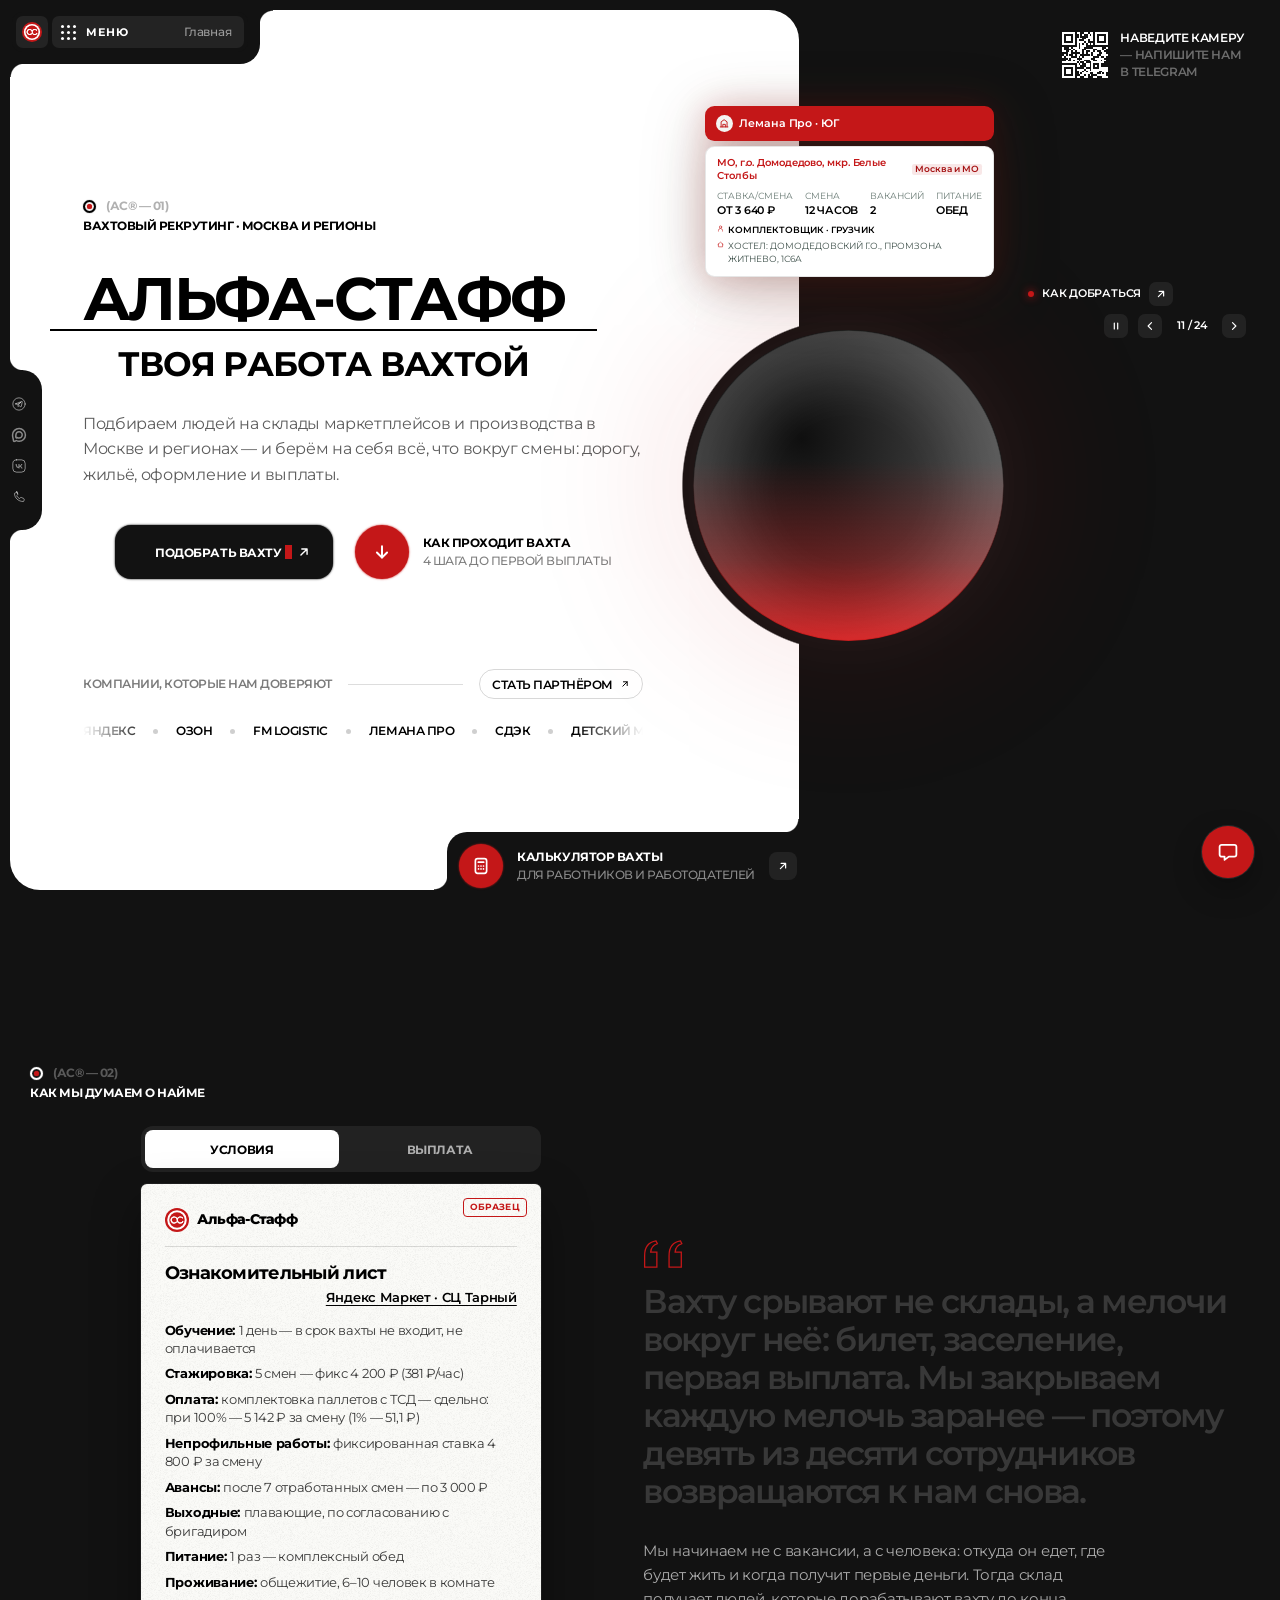
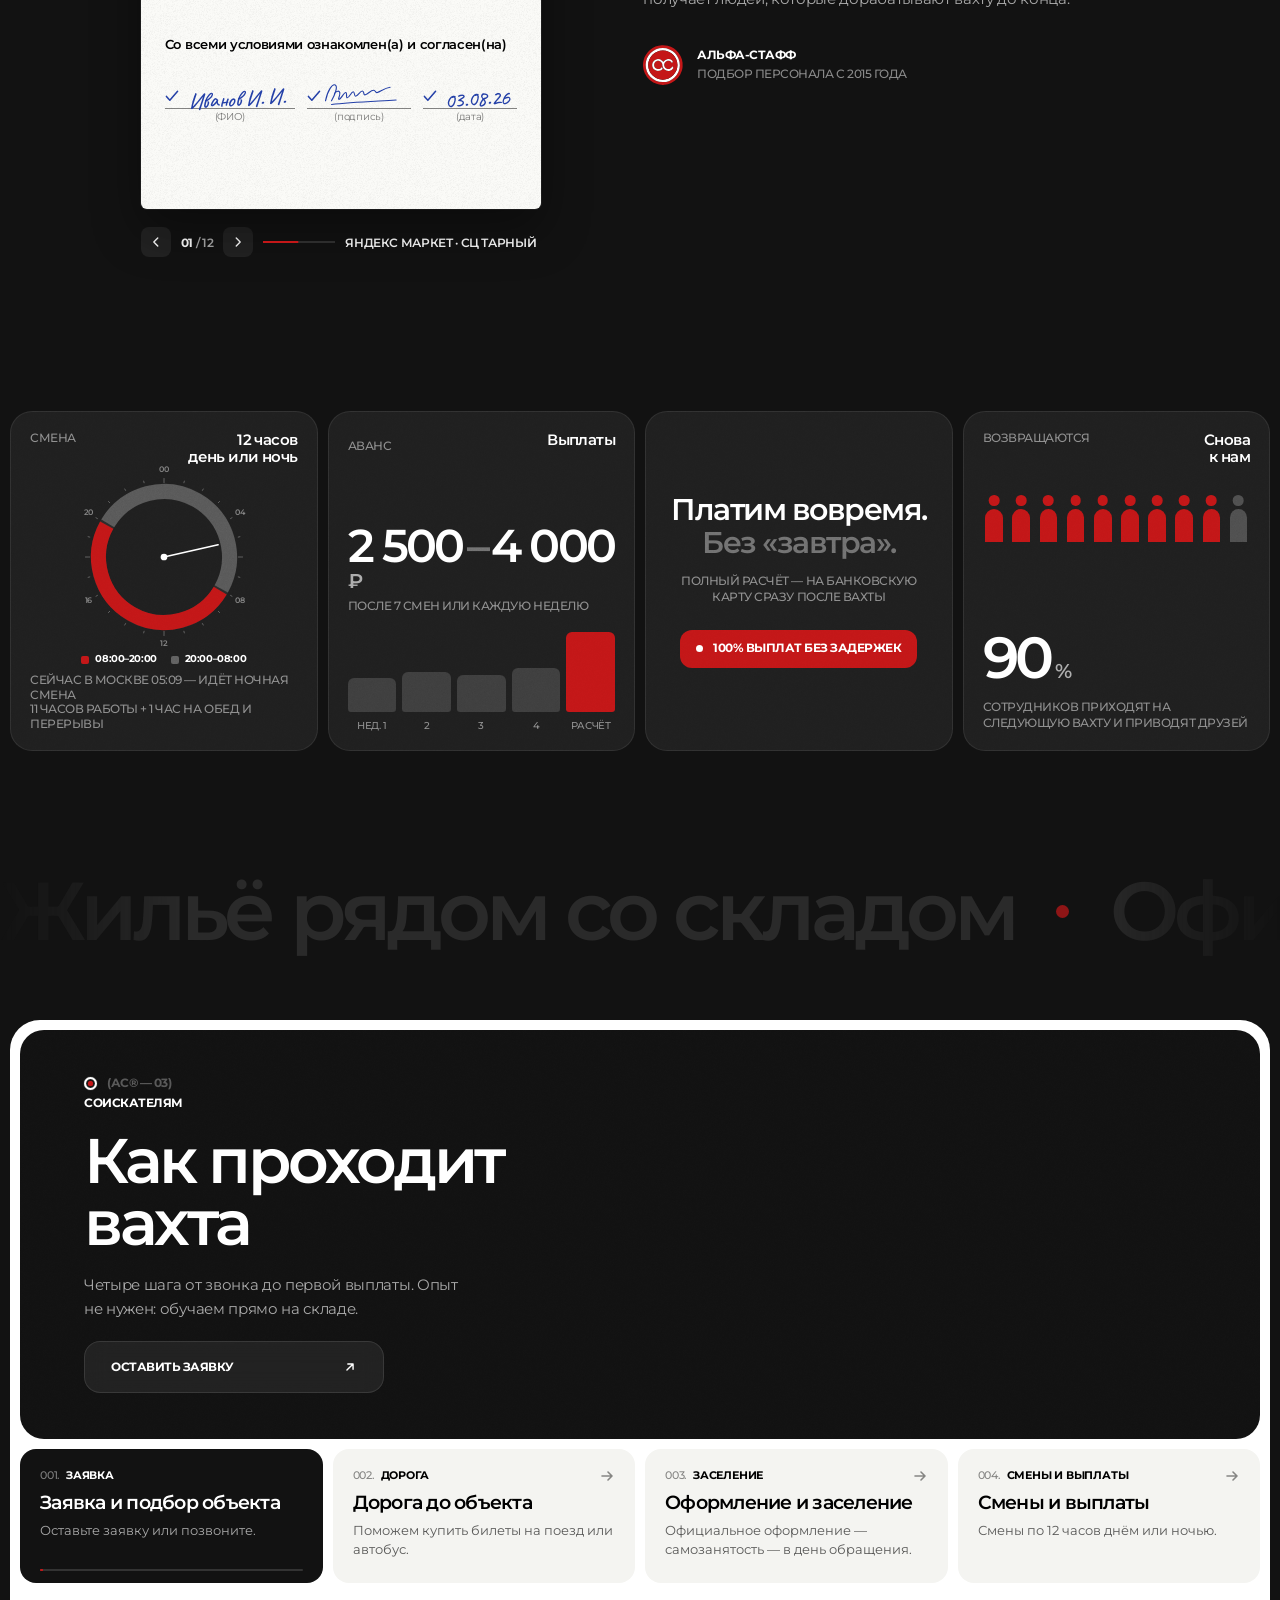
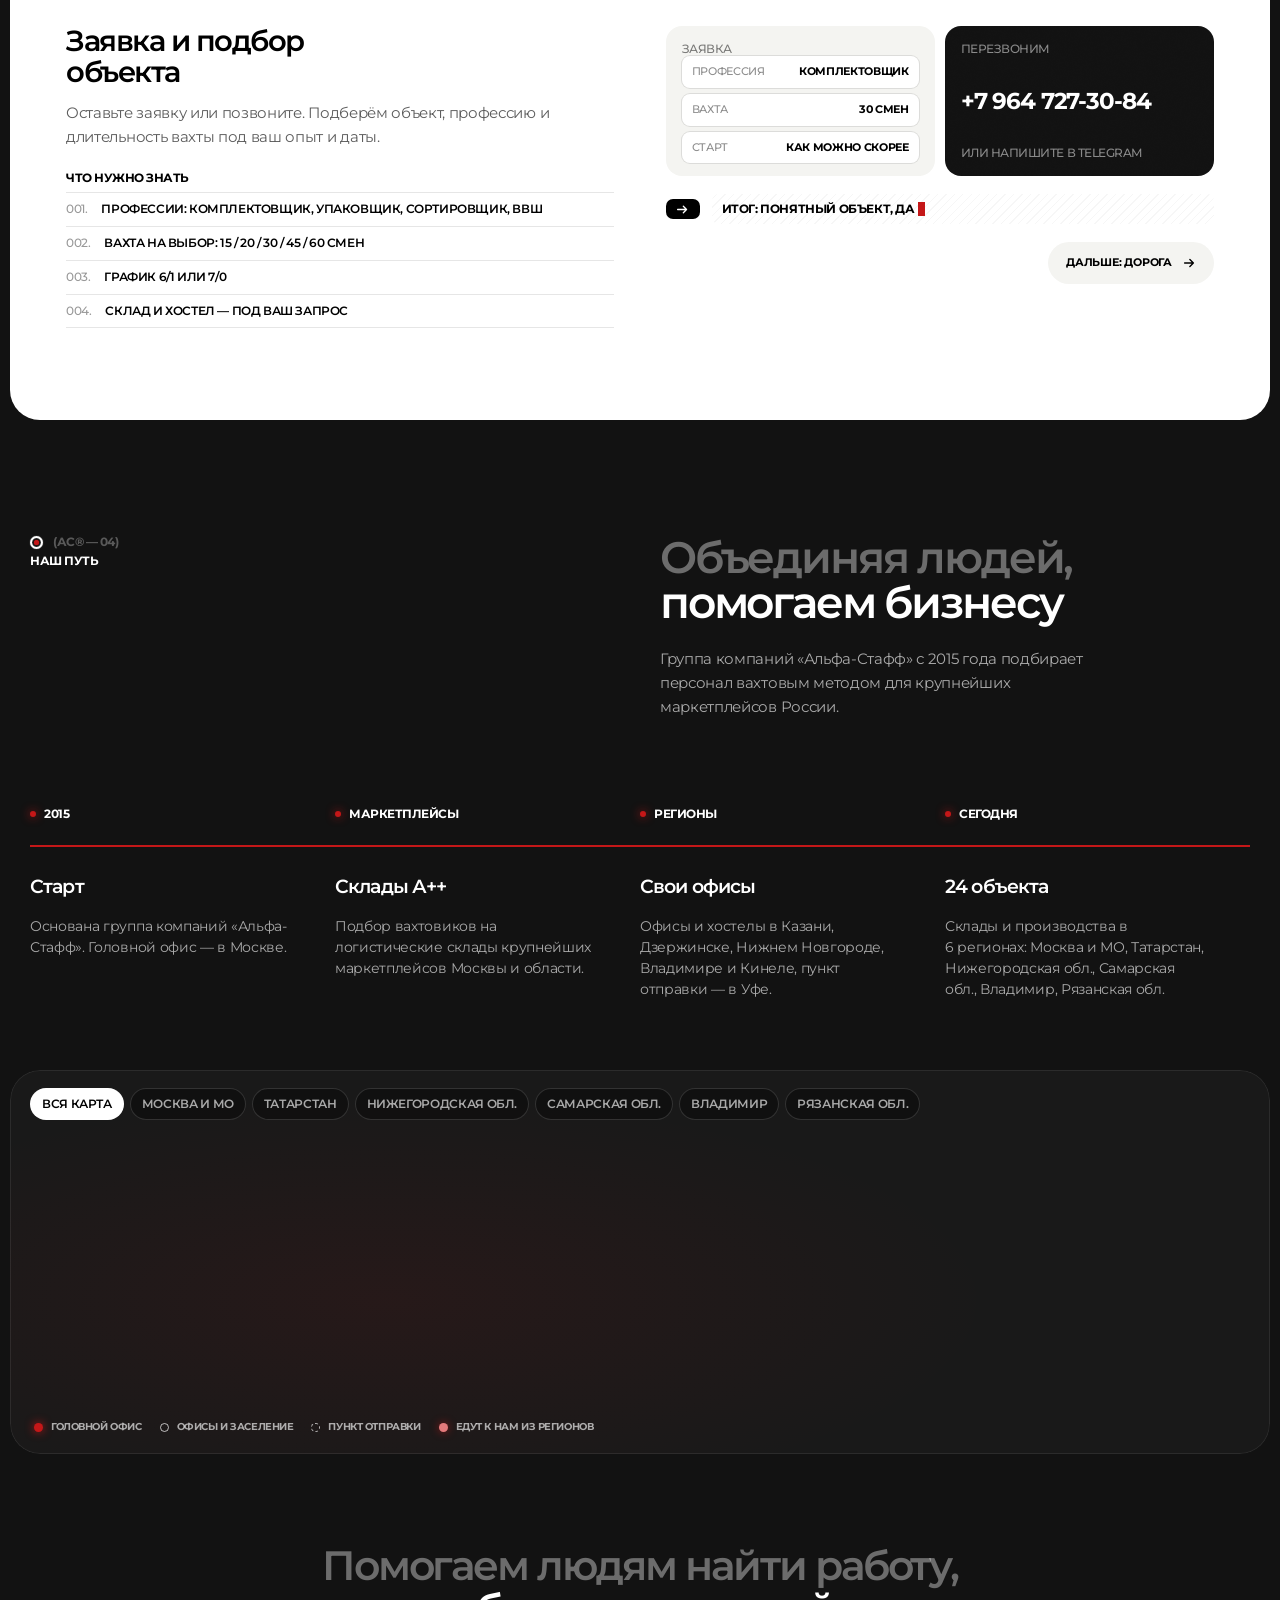
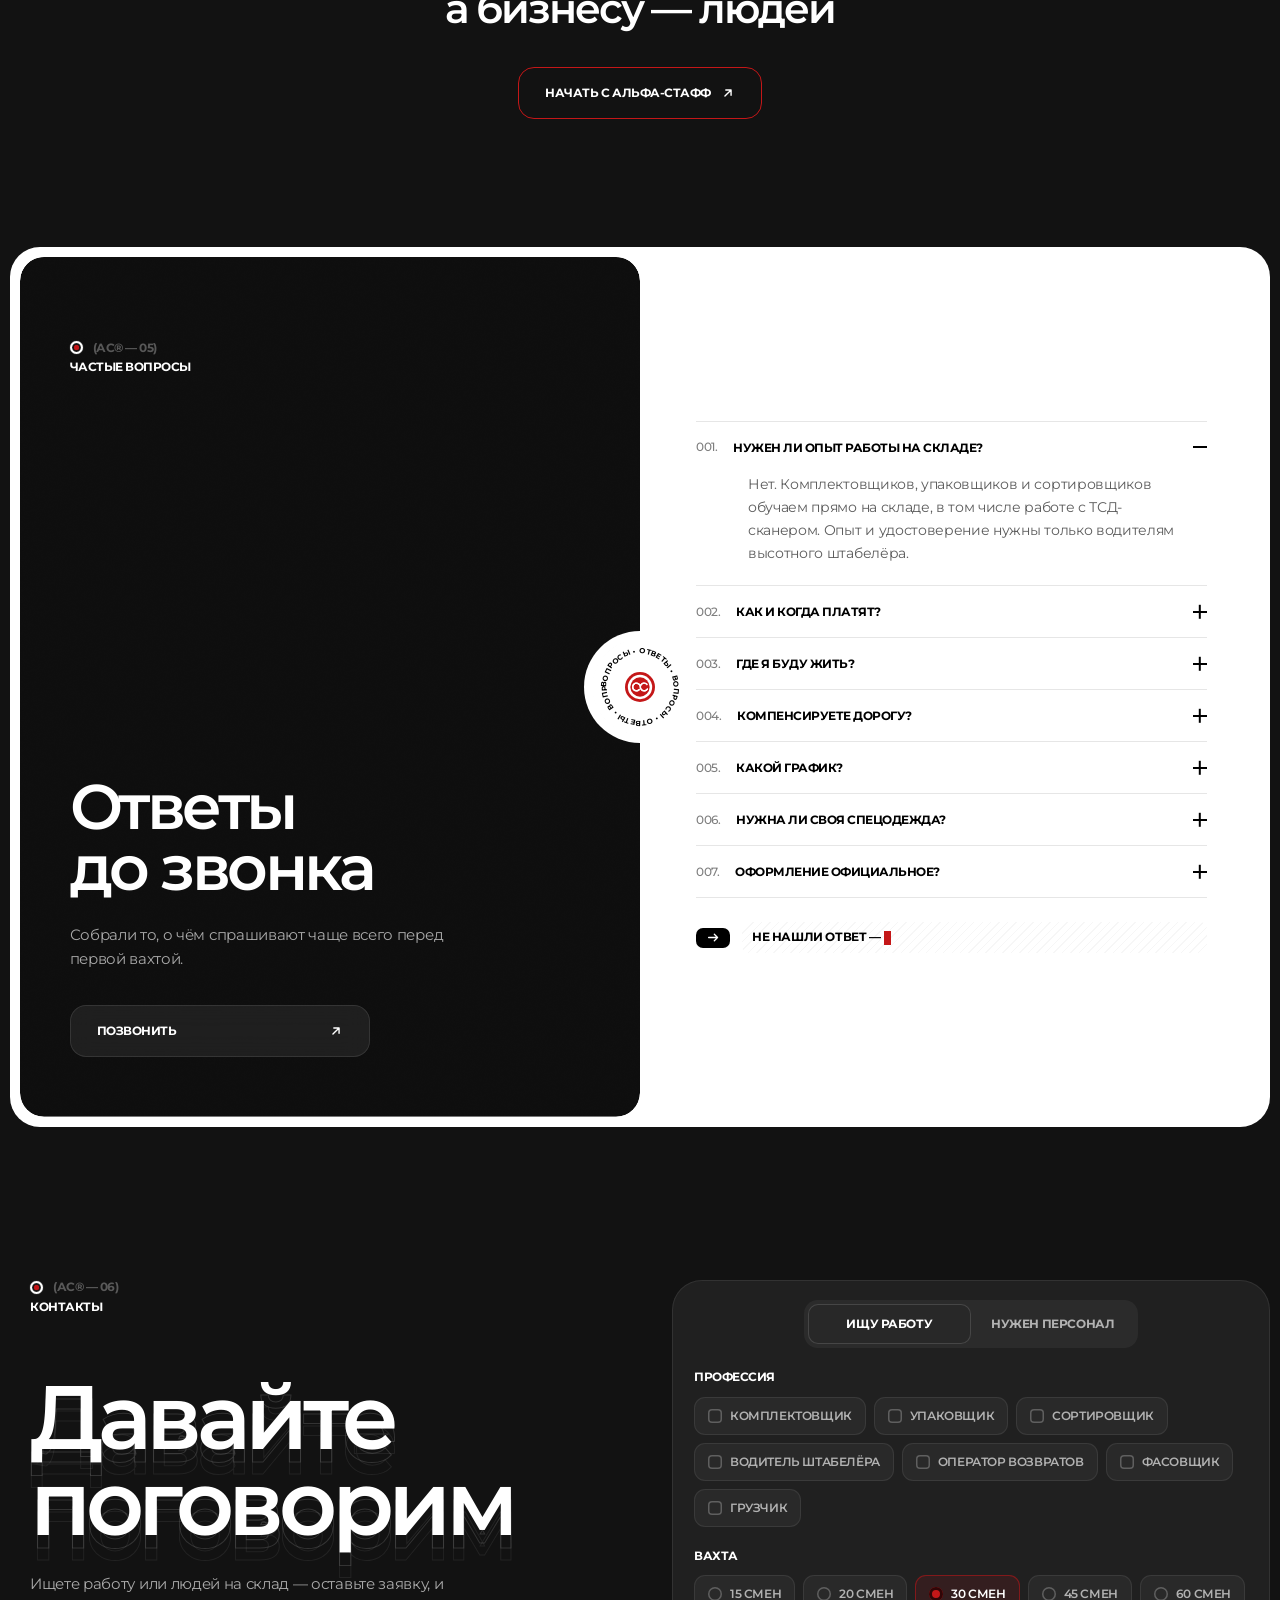
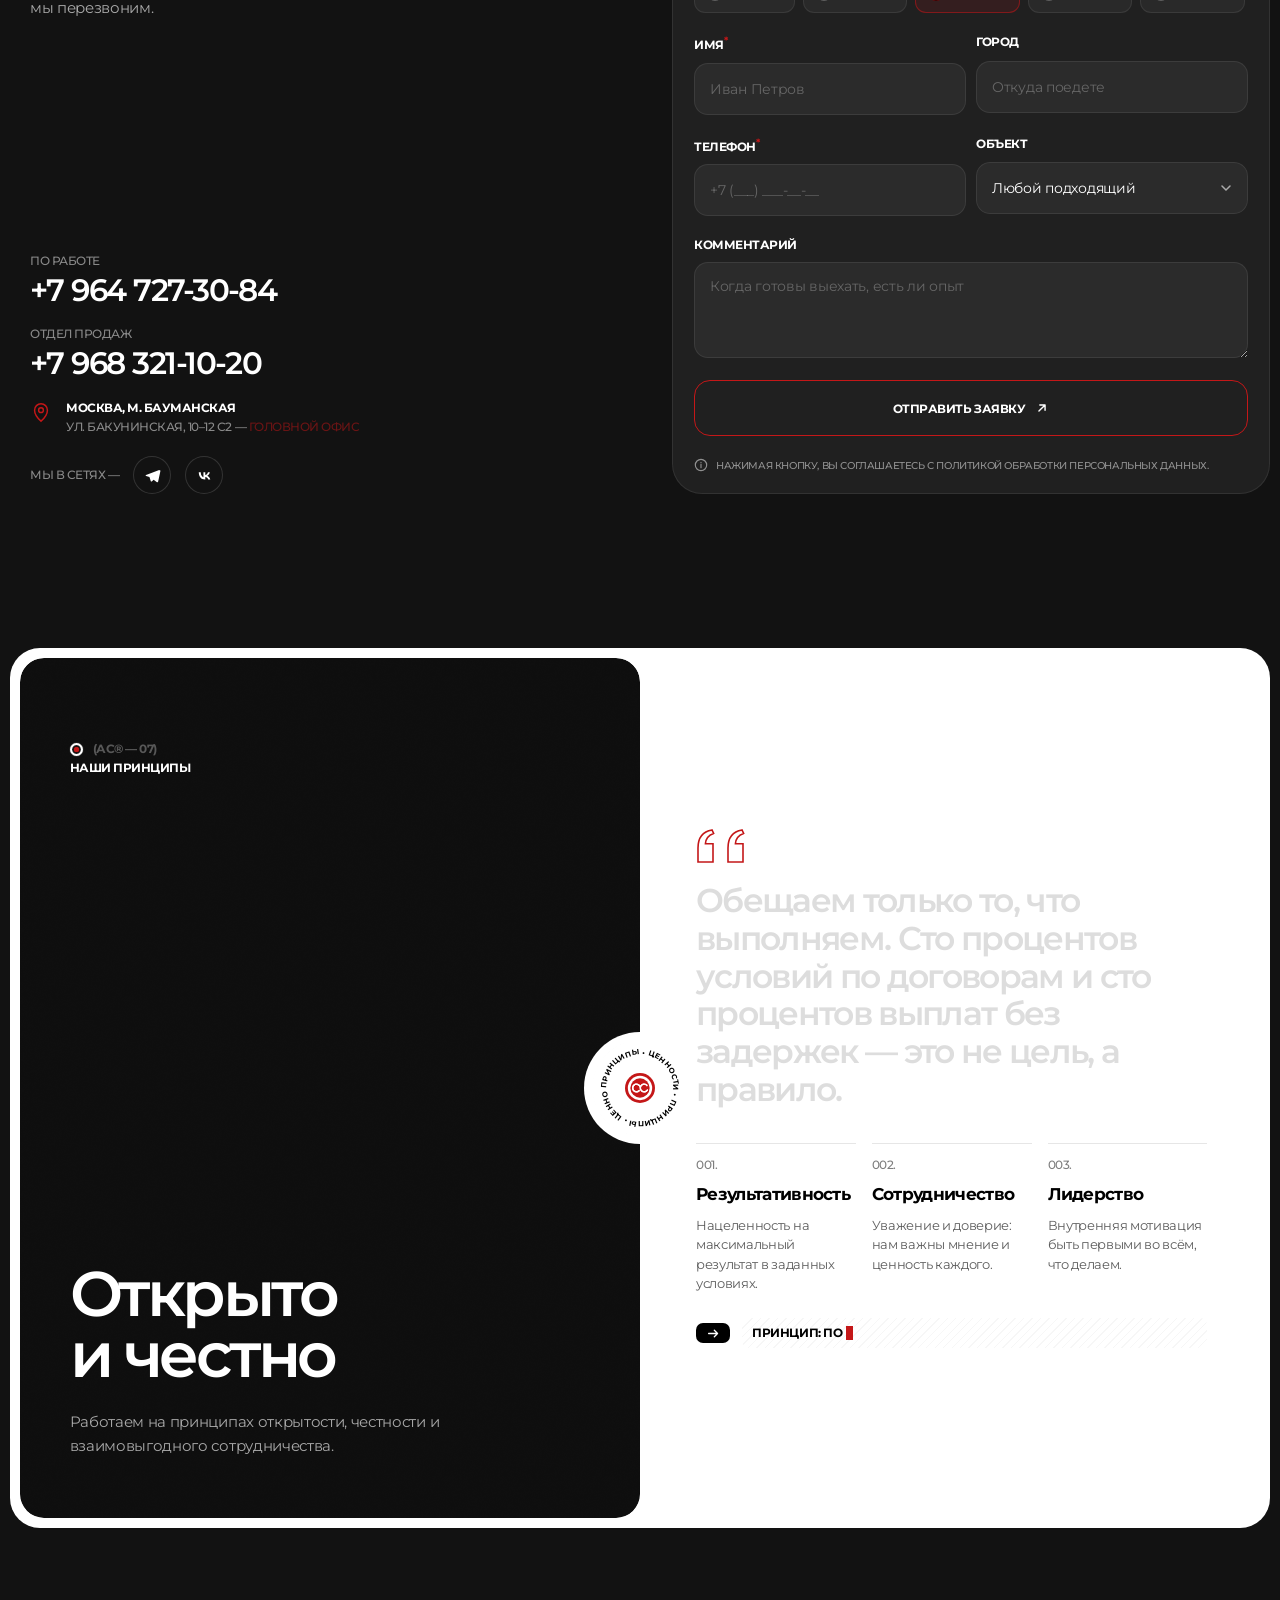
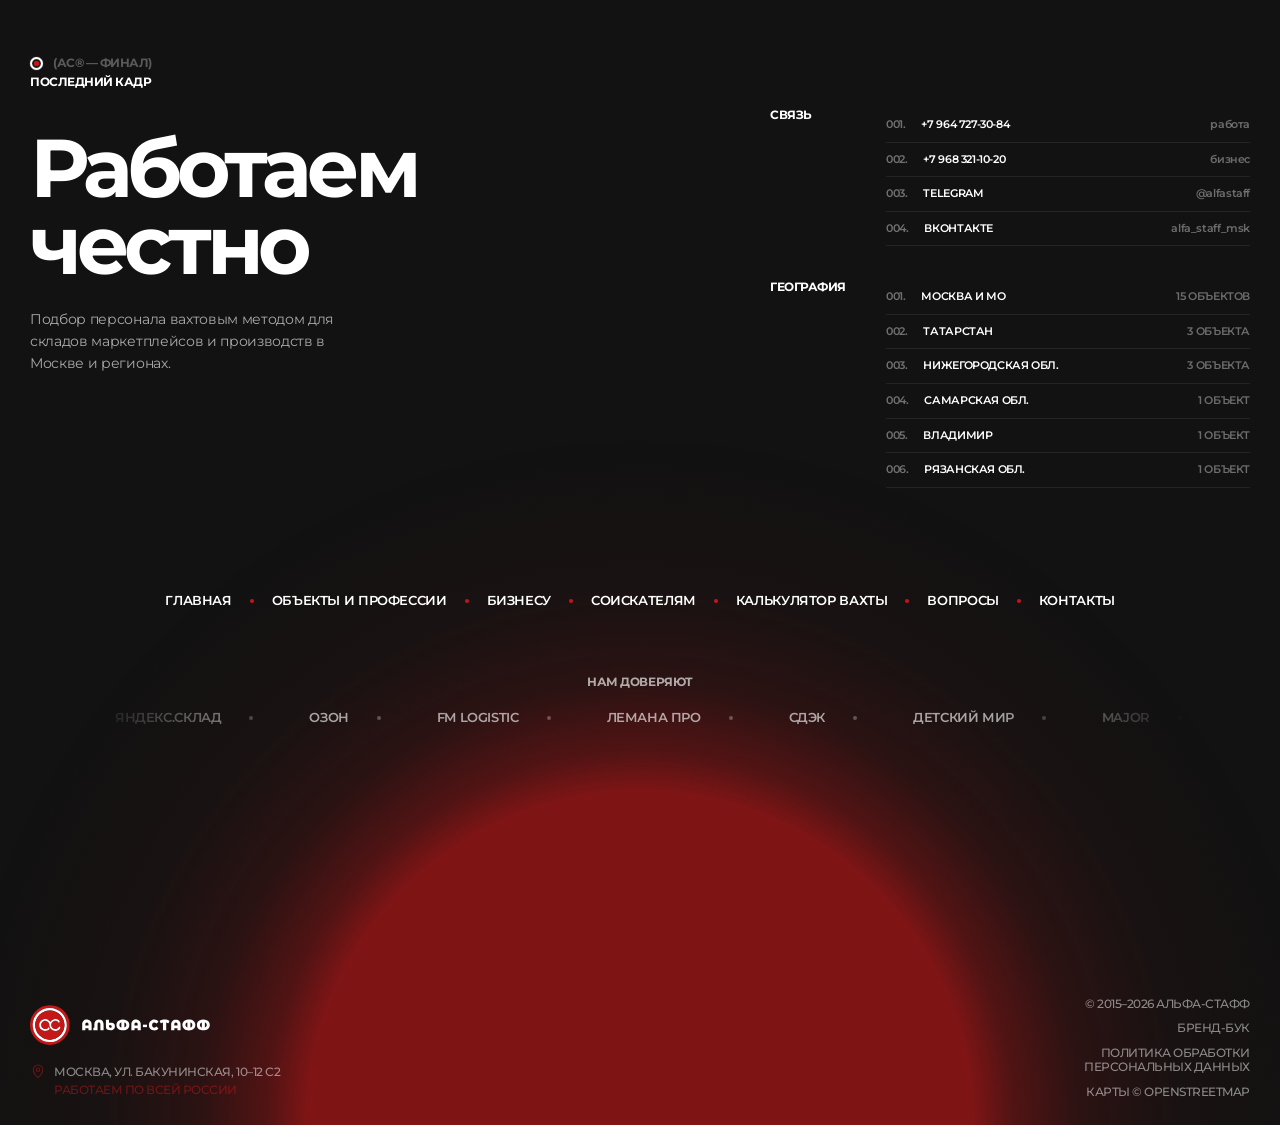
<file: index.html>
<!doctype html>
<html lang="ru" data-style="company" data-fonts="company">
<head>
  <meta charset="utf-8">
  <meta name="viewport" content="width=device-width, initial-scale=1">
  <title>Альфа-Стафф — работа вахтой на складах и производствах</title>
  <meta name="description" content="Альфа-Стафф подбирает персонал на логистические склады класса А++ и производства в Москве, Подмосковье и регионах России. Бесплатное жильё, аванс после первых 7 смен, официальное оформление в день обращения. Вахта 15–60 смен.">
  <meta name="theme-color" content="#121212">
  <link rel="icon" href="assets/brandbook/mark.svg" type="image/svg+xml">
  <link rel="apple-touch-icon" href="assets/brandbook/apple-touch-icon.png">
  <meta property="og:title" content="Альфа-Стафф — работа вахтой на складах и производствах">
  <meta property="og:description" content="Склады и производства в Москве и регионах. Жильё бесплатно, аванс после первых 7 смен, оформление в день обращения.">
  <meta property="og:image" content="assets/brandbook/social-preview.png">
  <link rel="stylesheet" href="css/fonts.css?v=20261005branding-only">
  <link rel="stylesheet" href="css/style-company.css?v=20261025b">
  <link rel="stylesheet" href="css/company.css?v=20261013a">
  <link rel="stylesheet" href="css/calculators/ui-base.css?v=20261020business38">
<link rel="stylesheet" href="css/calc-views.css?v=20261020opening43">
<link rel="stylesheet" href="css/calculators/goal.css?v=20261020extension42">
<link rel="stylesheet" href="css/calculators/money-slider.css?v=20261020glow46">
<link rel="stylesheet" href="css/calculators/themes.css?v=20261020glow44">
<link rel="stylesheet" href="css/calculators/employer.css?v=20261020glow46">
</head>
<body>
  <a class="skip" href="#main">К содержанию</a>

  <!-- ============ ФИКСИРОВАННЫЕ ЭЛЕМЕНТЫ ============ -->
  <!-- ============ ПЛАШКА: МЕНЮ И ЧАТ (как у Xirex) ============ -->
  <header class="nav nav--duo" data-nav>
    <div class="nav__box">
      <div class="nav__bar">
        <!-- две кнопки: знак — на главную (на главной — наверх), ⋮⋮ МЕНЮ · страница — меню; название страницы ставит tools/build_pages.py -->
        <a class="nav__home" href="index.html" aria-label="Альфа-Стафф — на главную"><svg class="nav__mark nav__inv" viewBox="0 0 64 64" aria-hidden="true"><use href="#mark-sm" /></svg><svg class="nav__mark nav__ink" viewBox="0 0 64 64" aria-hidden="true"><use href="#mark-sm" /></svg></a>
        <button class="nav__trigger" type="button" aria-label="Меню" aria-expanded="false" aria-controls="nav-menu">
          <span class="nav__ico" aria-hidden="true"><span class="nav__dots"><i></i><i></i><i></i><i></i><i></i><i></i><i></i><i></i><i></i></span></span>
          <span class="nav__label" aria-hidden="true"><span>Меню</span></span>
          <span class="nav__page" aria-hidden="true" data-nav-page>Главная</span>
        </button>
      </div>

      <div class="nav__drop">
        <div class="nav__inner">
          <nav class="nav__menu" id="nav-menu" aria-label="Меню" hidden>
            <ul class="nav__list">
              <li><a class="nav__link" href="index.html" aria-current="page"><span data-glitch>Главная</span></a></li>
              <li><a class="nav__link" href="objects.html"><span data-glitch>Объекты и профессии</span></a></li>
              <li class="nav__has-sub"><a class="nav__link" href="business.html" aria-haspopup="true"><span data-glitch>Бизнесу</span></a>
                <ul class="nav__sub">
                  <li><a href="business.html#step-0"><span data-glitch>Аутстаффинг</span></a></li>
                  <li><a href="business.html#step-1"><span data-glitch>Рекрутинг</span></a></li>
                  <li><a href="business.html#step-2"><span data-glitch>Лизинг персонала</span></a></li>
                  <li><a href="business.html#step-3"><span data-glitch>Аутсорсинг</span></a></li>
                </ul>
              </li>
              <li><a class="nav__link" href="#process"><span data-glitch>Как проходит вахта</span></a></li>
              <li><a class="nav__link" href="#calculator" data-calc-link><span data-glitch>Калькулятор вахты</span></a></li>
              <li><a class="nav__link" href="#faq"><span data-glitch>Вопросы</span></a></li>
              <li><a class="nav__link" href="#contact"><span data-glitch>Контакты</span></a></li>
            </ul>
            <div class="nav__social">
              <a href="https://t.me/alfastaff" target="_blank" rel="noopener" aria-label="Telegram — @alfastaff"><svg viewBox="0 0 24 24"><circle cx="12" cy="12" r="9.25" /><path d="M7.2 11.7l9-3.6c.4-.2.8.1.7.6l-1.5 7.1c-.1.5-.5.6-.9.4l-2.4-1.8-1.2 1.1c-.1.1-.3.2-.5.2l.2-2.4 4.4-4-5.5 3.4-2.3-.7c-.5-.2-.5-.5 0-.7z" /></svg></a>
              <a href="https://vk.com/alfa_staff_msk" target="_blank" rel="noopener" aria-label="ВКонтакте — alfa_staff_msk"><svg viewBox="0 0 24 24"><rect x="2.75" y="2.75" width="18.5" height="18.5" rx="5.5" /><path d="M12.6 15.6c-3.6 0-5.7-2.5-5.8-6.6h1.8c.1 3 1.4 4.3 2.5 4.6V9h1.7v2.6c1-.1 2.1-1.3 2.5-2.6h1.7c-.3 1.6-1.4 2.8-2.3 3.3.9.4 2.3 1.5 2.8 3.3h-1.9c-.4-1.2-1.4-2.2-2.8-2.3v2.3h-.2z" class="fill" /></svg></a>
              <a href="tel:+79647273084" aria-label="Позвонить: +7 964 727-30-84"><svg viewBox="0 0 24 24"><path d="M8.6 3.8l1.6 3.6c.2.5.1 1-.3 1.4l-1.4 1.3c.9 1.9 2.4 3.4 4.3 4.3l1.3-1.4c.4-.4.9-.5 1.4-.3l3.6 1.6c.5.2.8.8.7 1.3l-.4 2.2c-.1.6-.6 1-1.2 1C10.6 18.4 5.6 13.4 5.2 7.1c0-.6.4-1.1 1-1.2l2.2-.4c.5-.1 1 .2 1.2.7z" /></svg></a>
            </div>
            <span class="nav__sep" aria-hidden="true"><b></b></span>
            <div class="nav__contacts">
              <a href="tel:+79647273084">+7 964 727-30-84 · работа</a>
              <a href="tel:+79683211020">+7 968 321-10-20 · бизнес</a>
            </div>
          </nav>
        </div>
      </div>
    </div>
  </header>

  <!-- чат с отделом подбора: кнопка в правом нижнем углу, окно раскрывается вверх -->
  <div class="chatw" data-chatw>
    <div class="chat chatw__panel" id="nav-chat" role="dialog" aria-label="Чат с отделом подбора" hidden>
      <div class="chat__head">
        <svg class="chat__ava" viewBox="0 0 64 64" aria-hidden="true"><use href="#mark-sm" /></svg>
        <span class="chat__who"><b>Отдел подбора</b><span class="mono"><i></i>На связи · ответим за 30 минут</span></span>
      </div>
      <div class="chat__log" data-chat-log data-lenis-prevent aria-live="polite"></div>
      <div class="chat__quick" data-chat-quick></div>
      <form class="chat__form" data-chat-form novalidate>
        <label class="chat__field"><span class="visually-hidden">Сообщение</span><textarea name="msg" rows="2" placeholder="Ваше сообщение…" maxlength="1000"></textarea></label>
        <button class="chat__send" type="submit" aria-label="Отправить в Telegram"><svg viewBox="0 0 16 16" aria-hidden="true"><path d="M4.5 11.5l7-7M5.5 4.5h6v6" /></svg></button>
        <p class="chat__note mono">Откроется Telegram @alfastaff — текст уже вписан</p>
      </form>
    </div>
    <button class="chatw__btn" type="button" aria-label="Чат с отделом подбора — ответим за 30 минут" aria-expanded="false" aria-controls="nav-chat">
      <svg class="chatw__ico" viewBox="0 0 16 16" aria-hidden="true"><path d="M3.4 2.75h9.2c.83 0 1.5.67 1.5 1.5v5.6c0 .83-.67 1.5-1.5 1.5H8.6l-3.1 2.4v-2.4H3.4c-.83 0-1.5-.67-1.5-1.5v-5.6c0-.83.67-1.5 1.5-1.5z" /></svg>
      <svg class="chatw__x" viewBox="0 0 16 16" aria-hidden="true"><path d="M4.5 4.5l7 7M11.5 4.5l-7 7" /></svg>
    </button>
    <span class="chatw__tag" aria-hidden="true">Ответим за 30 минут</span>
  </div>

  <div class="dock" aria-hidden="true">
    <a class="dock__cta" href="#contact" tabindex="-1"><span class="scramble" data-text="Оставить заявку">Оставить заявку</span><svg viewBox="0 0 16 16"><path d="M4.5 11.5l7-7M5.5 4.5h6v6" /></svg></a>
    <a class="dock__top" href="#top" tabindex="-1" aria-label="Наверх"><svg viewBox="0 0 16 16"><path d="M8 13V3M3.5 7.5L8 3l4.5 4.5" /></svg></a>
  </div>

  <main id="main">
    <!-- ============ ПЕРВЫЙ ЭКРАН ============ -->
    <section class="hero" id="top" aria-label="Альфа-Стафф">
      <div class="hero__sheet">
        <div class="hero__cap" aria-hidden="true"></div>
        <nav class="hero__social" aria-label="Мы на связи">
          <a href="https://t.me/alfastaff" target="_blank" rel="noopener" aria-label="Telegram" title="Telegram — @alfastaff"><svg viewBox="0 0 24 24"><circle cx="12" cy="12" r="9.25" /><path d="M7.2 11.7l9-3.6c.4-.2.8.1.7.6l-1.5 7.1c-.1.5-.5.6-.9.4l-2.4-1.8-1.2 1.1c-.1.1-.3.2-.5.2l.2-2.4 4.4-4-5.5 3.4-2.3-.7c-.5-.2-.5-.5 0-.7z" /></svg></a>
          <a href="https://max.ru/" target="_blank" rel="noopener" aria-label="Max" title="Max"><svg class="ico-max" viewBox="-12 -12 124 124"><path d="M50.76 0c27.53 0 49.12 22.34 49.12 49.89S77.61 99.23 51.02 99.23c-9.43 0-14.01-1.33-21.37-6.54-.5-.36-1.2-.26-1.63.19-5.66 6.04-20.17 10.28-20.83 2.03C7.19 80.53 0 71.18 0 49.61 0 21.3 23.22 0 50.76 0m.77 24.55c-13.07-.68-23.26 8.39-25.51 22.58-1.86 11.75 1.44 26.07 4.26 26.8 1.2.3 4.08-1.9 6.18-3.88.4-.37.99-.44 1.45-.15 3.27 2 6.97 3.5 11.05 3.71 13.42.7 25.3-9.8 26-23.21.71-13.42-10.01-25.14-23.43-25.85" /></svg></a>
          <a href="https://vk.com/alfa_staff_msk" target="_blank" rel="noopener" aria-label="ВКонтакте" title="ВКонтакте — alfa_staff_msk"><svg viewBox="0 0 24 24"><rect x="2.75" y="2.75" width="18.5" height="18.5" rx="5.5" /><path d="M12.6 15.6c-3.6 0-5.7-2.5-5.8-6.6h1.8c.1 3 1.4 4.3 2.5 4.6V9h1.7v2.6c1-.1 2.1-1.3 2.5-2.6h1.7c-.3 1.6-1.4 2.8-2.3 3.3.9.4 2.3 1.5 2.8 3.3h-1.9c-.4-1.2-1.4-2.2-2.8-2.3v2.3h-.2z" class="fill" /></svg></a>
          <a href="tel:+79647273084" aria-label="Позвонить: +7 964 727-30-84" title="+7 964 727-30-84 — по работе"><svg viewBox="0 0 24 24"><path d="M8.6 3.8l1.6 3.6c.2.5.1 1-.3 1.4l-1.4 1.3c.9 1.9 2.4 3.4 4.3 4.3l1.3-1.4c.4-.4.9-.5 1.4-.3l3.6 1.6c.5.2.8.8.7 1.3l-.4 2.2c-.1.6-.6 1-1.2 1C10.6 18.4 5.6 13.4 5.2 7.1c0-.6.4-1.1 1-1.2l2.2-.4c.5-.1 1 .2 1.2.7z" /></svg></a>
        </nav>

        <div class="hero__content">
          <div class="kicker reveal">
            <span class="kicker__ico" aria-hidden="true"><i></i><b></b></span>
            <span class="kicker__idx">(АС® — 01)</span>
            <span class="kicker__title">Вахтовый рекрутинг · Москва и регионы</span>
          </div>

          <div class="hero__titles">
          <h1 class="hero__title">
            <span class="visually-hidden">Альфа-Стафф</span>
            <span class="hero__line hero__line--fill" aria-hidden="true"><span class="hero__line-text">Альфа-Стафф</span><canvas class="hero__fill" aria-hidden="true"></canvas></span>
            <span class="hero__rule" aria-hidden="true"></span>
          </h1>
          <h2 class="hero__sub">
            <span class="visually-hidden">Твоя работа вахтой</span>
            <span class="hero__line hero__line--fill" aria-hidden="true"><span class="hero__line-text">Твоя работа вахтой</span><canvas class="hero__fill" aria-hidden="true"></canvas></span>
          </h2>
          </div>

          <p class="hero__lead reveal">Подбираем людей на склады маркетплейсов и производства в Москве и регионах — и берём на себя всё, что вокруг смены: дорогу, жильё, оформление и выплаты.</p>

          <div class="hero__actions reveal">
            <a class="btn btn--black btn--xl" href="#contact"><span class="scramble" data-text="Подобрать вахту">Подобрать вахту</span><i class="btn__caret" aria-hidden="true"></i><svg class="btn__arrow" viewBox="0 0 16 16"><path d="M4.5 11.5l7-7M5.5 4.5h6v6" /></svg></a>
            <a class="hero__steps" href="#process">
              <span class="hero__steps-ico" aria-hidden="true"><svg viewBox="0 0 16 16"><path d="M8 3v10M3.5 8.5L8 13l4.5-4.5" /></svg></span>
              <span class="hero__steps-txt"><span class="mono" data-glitch>Как проходит вахта</span><span class="mono mono--dim">4 шага до первой выплаты</span></span>
            </a>
            <button type="button" class="hero__calc" data-calc-open aria-haspopup="dialog"><span class="hero__calc-ico" aria-hidden="true"><svg viewBox="0 0 16 16"><rect x="3" y="1.5" width="10" height="13" rx="2" /><path d="M5.6 4.6h4.8M5.8 8h.01M8 8h.01M10.2 8h.01M5.8 10.6h.01M8 10.6h.01M10.2 10.6h.01" /></svg></span><span class="mono">Посчитать заработок</span></button>
          </div>

          <div class="trust reveal">
            <span class="trust__label mono">Компании, которые нам доверяют</span>
            <span class="trust__line" aria-hidden="true"></span>
            <a class="trust__pill" href="#contact" data-tab="business"><span class="scramble" data-text="Стать партнёром">Стать партнёром</span><svg viewBox="0 0 16 16" aria-hidden="true"><path d="M4.5 11.5l7-7M5.5 4.5h6v6" /></svg></a>
          </div>
          <div class="ticker reveal">
            <div class="ticker__viewport" aria-label="Партнёры: Яндекс, ОЗОН, FM Logistic, Лемана Про, СДЭК, Детский Мир, Major, Стародворские колбасы, ВЮРТ, Форма-Авто, Золотое Яблоко">
              <div class="ticker__track">
                <div class="ticker__set"><span>Яндекс</span><span>ОЗОН</span><span>FM Logistic</span><span>Лемана Про</span><span>СДЭК</span><span>Детский Мир</span><span>Major</span><span>Стародворские колбасы</span><span>ВЮРТ</span><span>Форма-Авто</span><span>Золотое Яблоко</span></div>
                <div class="ticker__set" aria-hidden="true"><span>Яндекс</span><span>ОЗОН</span><span>FM Logistic</span><span>Лемана Про</span><span>СДЭК</span><span>Детский Мир</span><span>Major</span><span>Стародворские колбасы</span><span>ВЮРТ</span><span>Форма-Авто</span><span>Золотое Яблоко</span></div>
              </div>
            </div>
          </div>
        </div>

        <div class="hero__notch">
          <button type="button" class="notch-calc" data-calc-open aria-haspopup="dialog">
            <span class="notch-calc__ico" aria-hidden="true"><svg viewBox="0 0 16 16"><rect x="3" y="1.5" width="10" height="13" rx="2" /><path d="M5.6 4.6h4.8M5.8 8h.01M8 8h.01M10.2 8h.01M5.8 10.6h.01M8 10.6h.01M10.2 10.6h.01" /></svg></span>
            <span class="notch-calc__txt"><span class="mono">Калькулятор вахты</span><span class="mono mono--dim">Для работников и работодателей</span></span>
            <span class="notch-calc__go" aria-hidden="true"><svg viewBox="0 0 16 16"><path d="M4.5 11.5l7-7M5.5 4.5h6v6" /></svg></span>
          </button>
        </div>
      </div>

      <div class="hero__side">
        <div class="stage" id="hero-stage">
          <div class="stage__hint mono" aria-hidden="true">Потяните сферу <svg viewBox="0 0 16 16"><path d="M2.5 8a5.5 5.5 0 0 1 9.6-3.7M13.5 8a5.5 5.5 0 0 1-9.6 3.7M12.3 1.8v2.7H9.6M3.7 14.2v-2.7h2.7" /></svg></div>

          <div class="sphere sphere--light" data-sphere="hero">
            <div class="sphere-wrap">
              <div class="sphere-background"></div>
              <div class="sphere-highlight"></div>
              <canvas class="sphere-canvas" aria-label="Сфера объектов: наведите на светящуюся точку, чтобы увидеть склад" role="img"></canvas>
              <svg class="sphere-leader" aria-hidden="true"><path d="" /></svg>
              <div class="sphere-card" aria-hidden="true">
                <div class="sc-head">
                  <span class="sc-ico" aria-hidden="true"><svg viewBox="0 0 24 24"><path d="M3 21h18M5 21V9l7-5 7 5v12" /><path d="M9 21v-6h6v6" /></svg></span>
                  <p class="sc-name" data-f="name"></p>
                </div>
                <div class="sc-body">
                  <div class="sc-top"><p class="sc-loc" data-f="location"></p><span class="sc-region" data-f="region"></span></div>
                  <div class="sc-stats">
                    <div><p class="sc-label">Ставка/Смена</p><p class="sc-value" data-f="rate"></p></div>
                    <div><p class="sc-label">Смена</p><p class="sc-value" data-f="shift"></p></div>
                    <div><p class="sc-label">Вакансий</p><p class="sc-value" data-f="count"></p></div>
                    <div><p class="sc-label">Питание</p><p class="sc-value" data-f="meals"></p></div>
                  </div>
                  <p class="sc-line"><svg viewBox="0 0 24 24"><circle cx="12" cy="7" r="4" /><path d="M5 21v-2a7 7 0 0 1 14 0v2" /></svg><b data-f="jobs"></b></p>
                  <p class="sc-line"><svg viewBox="0 0 24 24"><path d="M3 12l9-8 9 8M5 10v10h14V10" /></svg><span>Хостел: <span data-f="hostel"></span></span></p>
                </div>
              </div>
            </div>
          </div>

          <!-- География объектов: мини-карта и увеличенный регион объекта, который показывает сфера (js/geo-panel.js) -->
          <div class="hero-index hero-geo" data-hero-index data-hero-geo hidden aria-label="География объектов">
            <div class="hero-geo__head mono">
              <!-- «Как добраться»: объект или проживание — в Яндекс Картах, Google Картах или 2ГИС; меню открывается под шапкой, поверх карты (js/maps-menu.js) -->
              <span class="geo-maps"><button type="button" class="geo-maps__btn" data-geo-maps><i aria-hidden="true"></i>Как добраться<span class="geo-maps__go" aria-hidden="true"><svg viewBox="0 0 16 16"><path d="M4.5 11.5l7-7M5.5 4.5h6v6" /></svg></span></button></span>
              <span class="hero-geo__nav">
                <button type="button" class="hero-geo__pause" data-geo-pause aria-pressed="false" aria-label="Остановить показ объектов" title="Пауза"><svg viewBox="0 0 16 16" aria-hidden="true"><path class="i-pause" d="M5.75 4v8M10.25 4v8" /><path class="i-play" d="M5.5 3.6v8.8L12.5 8z" /></svg></button>
                <button type="button" data-geo-prev aria-label="Предыдущий объект"><svg viewBox="0 0 16 16" aria-hidden="true"><path d="M10 3.5L5.5 8l4.5 4.5" /></svg></button>
                <span class="hero-geo__idx" data-geo-idx>01 / 23</span>
                <button type="button" data-geo-next aria-label="Следующий объект"><svg viewBox="0 0 16 16" aria-hidden="true"><path d="M6 3.5l4.5 4.5L6 12.5" /></svg></button>
              </span>
            </div>
            <!-- название и адрес объекта — на карточке сферы; здесь только карта (подпись объекта — плашка на карте) -->
            <canvas class="hero-geo__canvas" role="img" aria-label="Карта: регионы, офисы и трассы к объектам"></canvas>
          </div>

          <a class="qr-card" href="https://t.me/alfastaff" target="_blank" rel="noopener">
            <img src="assets/img/qr-telegram.svg" alt="QR-код: Telegram @alfastaff" width="56" height="56">
            <span><span>Наведите камеру</span><span>— напишите нам</span><span>в Telegram</span></span>
          </a>
        </div>
      </div>
    </section>

    <!-- ============ МАНИФЕСТ ============ -->
    <section class="manifesto" aria-labelledby="manifesto-title">
      <div class="manifesto__wave" aria-hidden="true"><canvas></canvas></div>
      <div class="kicker kicker--dark kicker--corner reveal">
        <span class="kicker__ico" aria-hidden="true"><i></i><b></b></span>
        <span class="kicker__idx">(АС® — 02)</span>
        <span class="kicker__title">Как мы думаем о найме</span>
      </div>

      <div class="manifesto__grid">
        <div class="manifesto__lead">
          <svg class="quote-mark" viewBox="0 0 54 36" aria-hidden="true"><path d="M2 34V20C2 10 7 3.5 16 2l1.6 3.4C12 7.4 9.6 11 9.4 15.8H17V34H2zm30 0V20C32 10 37 3.5 46 2l1.6 3.4C42 7.4 39.6 11 39.4 15.8H47V34H32z" /></svg>
          <h2 class="manifesto__quote" id="manifesto-title" data-words>Вахту срывают не склады, а мелочи вокруг неё: билет, заселение, первая выплата. Мы закрываем каждую мелочь заранее — поэтому девять из десяти сотрудников возвращаются к нам снова.</h2>
        </div>

        <div class="docs reveal" data-docs aria-label="Образцы документов: условия до выезда и акт по итогам вахты">
          <div class="docs__tabs" role="tablist" aria-label="Документ">
            <button type="button" role="tab" aria-selected="true" data-doc-tab="sheet">Условия</button>
            <button type="button" role="tab" aria-selected="false" data-doc-tab="act">Выплата</button>
          </div>
          <div class="docs__pair" data-docs-pair>
            <article class="doc doc--sheet is-on" data-doc-pane="sheet" aria-label="Образец: ознакомительный лист">
              <span class="doc__sample">Образец</span>
              <header class="doc__head">
                <svg class="doc__mark" viewBox="0 0 64 64" aria-hidden="true"><use href="#mark-sm" /></svg>
                <span class="doc__brand">Альфа-Стафф</span>
              </header>
              <h3 class="doc__title">Ознакомительный лист</h3>
              <p class="doc__object" data-doc="object" data-print>Яндекс.Склад Тарный</p>
              <dl class="doc__rows" data-doc="rows"></dl>
              <div class="doc__agree">
                <p>Со всеми условиями ознакомлен(а) и согласен(на)</p>
                <div class="doc__signs">
                  <span class="doc__hand"><svg class="ink-check" viewBox="0 0 16 14" aria-hidden="true"><path d="M1.5 7.5l4 4.5L14.5 1.5" /></svg><i class="ink">Иванов И. И.</i><small>(ФИО)</small></span>
                  <span class="doc__hand"><svg class="ink-check" viewBox="0 0 16 14" aria-hidden="true"><path d="M1.5 7.5l4 4.5L14.5 1.5" /></svg><svg class="ink-sign" viewBox="0 0 120 40" aria-hidden="true"><path d="M6 29c3-14 9-23 13-21 4 2-1 14-5 21m4-10c3-3 6-4 7-1 1 4-3 9-1 9 3 0 6-9 9-9 2 0 0 7 2 7 3 0 5-8 8-8 2 0 1 6 3 6 3 0 6-7 9-7s1 6 4 5c4-1 7-6 11-6 3 0 2 4 5 3 5-2 10-6 17-7" /><path d="M14 34c24-3 52-4 86-6" /></svg><small>(подпись)</small></span>
                  <span class="doc__hand"><svg class="ink-check" viewBox="0 0 16 14" aria-hidden="true"><path d="M1.5 7.5l4 4.5L14.5 1.5" /></svg><i class="ink" data-doc="date">03.08.26</i><small>(дата)</small></span>
                </div>
              </div>
            </article>

            <article class="doc doc--act" data-doc-pane="act" aria-label="Образец: акт по итогам вахты">
              <span class="doc__sample">Образец</span>
              <svg class="doc__wm" viewBox="0 0 64 64" aria-hidden="true"><use href="#mark-outline" /></svg>
              <header class="doc__head">
                <svg class="doc__mark" viewBox="0 0 64 64" aria-hidden="true"><use href="#mark-sm" /></svg>
                <span class="doc__brand">Альфа-Стафф</span>
              </header>
              <div class="doc__body" data-doc="act">
                <h3 class="doc__title" data-print>Акт № <span data-doc="actno">48</span> от <span data-doc="actdate">08.09.2026</span></h3>
                <dl class="doc__meta">
                  <div><dt>Исполнитель</dt><dd>Иванов Иван Иванович</dd></div>
                  <div><dt>Объект</dt><dd data-doc="actobj" data-print>Яндекс.Склад Тарный</dd></div>
                  <div><dt>Период</dt><dd data-doc="period" data-print>03.08.26 – 07.09.26 · 32 дня</dd></div>
                </dl>
                <table class="doc__table">
                  <thead><tr><th>Услуга</th><th>Кол-во × ставка</th><th>Сумма, ₽</th></tr></thead>
                  <tbody data-doc="lines"></tbody>
                </table>
                <dl class="doc__sum">
                  <div><dt>Начислено</dt><dd data-doc="total" data-print>186 413,47</dd></div>
                  <div><dt>Авансы <span data-doc="advn"></span></dt><dd data-doc="adv" data-print>− 6 498,00</dd></div>
                </dl>
                <div class="doc__pay"><span>Всего к выплате</span><b data-doc="pay" data-print>179 915,47 ₽</b></div>
                <div class="doc__signoff">
                  <div><span class="doc__role">Исполнитель</span><span class="doc__line"><svg class="ink-sign" viewBox="0 0 120 40" aria-hidden="true"><path d="M6 29c3-14 9-23 13-21 4 2-1 14-5 21m4-10c3-3 6-4 7-1 1 4-3 9-1 9 3 0 6-9 9-9 2 0 0 7 2 7 3 0 5-8 8-8 2 0 1 6 3 6 3 0 6-7 9-7s1 6 4 5c4-1 7-6 11-6 3 0 2 4 5 3 5-2 10-6 17-7" /><path d="M14 34c24-3 52-4 86-6" /></svg></span><small>Иванов И. И.</small></div>
                  <div><span class="doc__role">Заказчик</span><span class="doc__line"><svg class="doc__stamp" viewBox="0 0 100 100" aria-hidden="true"><defs><path id="stamp-ring" d="M50 50m-37 0a37 37 0 1 1 74 0a37 37 0 1 1 -74 0" /></defs><circle cx="50" cy="50" r="46" /><circle cx="50" cy="50" r="29" /><text><textPath href="#stamp-ring">ОБРАЗЕЦ • АЛЬФА-СТАФФ • ОБРАЗЕЦ • АЛЬФА-СТАФФ •</textPath></text><use href="#mark-outline" x="31" y="31" width="38" height="38" /></svg></span><small>Альфа-Стафф</small></div>
                </div>
                <p class="doc__foot">Услуги выполнены полностью и в срок. Претензий по объёму, качеству и срокам нет.</p>
              </div>
              <div class="doc__none" data-doc="none" hidden>
                <p>Актов по этому объекту пока нет</p>
                <span>Первые выплаты — по итогам первой вахты</span>
              </div>
            </article>
          </div>
          <div class="docs__bar">
            <button type="button" class="docs__arrow" data-doc-prev aria-label="Предыдущий объект"><svg viewBox="0 0 16 16" aria-hidden="true"><path d="M10 3.5L5.5 8l4.5 4.5" /></svg></button>
            <span class="docs__count"><b data-doc="idx">01</b> / <span data-doc="count">12</span></span>
            <button type="button" class="docs__arrow" data-doc-next aria-label="Следующий объект"><svg viewBox="0 0 16 16" aria-hidden="true"><path d="M6 3.5l4.5 4.5L6 12.5" /></svg></button>
            <span class="docs__progress" aria-hidden="true"><i data-doc="progress"></i></span>
            <span class="docs__name" data-doc="name">Яндекс.Склад Тарный</span>
          </div>
        </div>

        <div class="manifesto__side">
          <p class="manifesto__note reveal">Мы начинаем не с вакансии, а с человека: откуда он едет, где будет жить и когда получит первые деньги. Тогда склад получает людей, которые дорабатывают вахту до конца.</p>
          <div class="sign reveal">
            <svg class="sign__mark" viewBox="0 0 64 64" aria-hidden="true"><use href="#mark-inv" /></svg>
            <div><span class="mono">Альфа-Стафф</span><span class="mono mono--dim">Подбор персонала с 2015 года</span></div>
          </div>
        </div>
      </div>
    </section>

    <!-- ============ БЕНТО: ЦИФРЫ ============ -->
    <section class="bento" aria-label="Цифры и условия">
      <article class="b-card b-card--clock">
        <div class="b-card__head"><span class="mono mono--dim">Смена</span><span class="b-card__title">12 часов<br>день или ночь</span></div>
        <div class="clock" aria-hidden="true">
          <svg viewBox="0 0 200 200">
            <circle class="clock__track" cx="100" cy="100" r="78" />
            <path class="clock__day" d="" />
            <path class="clock__night" d="" />
            <g class="clock__ticks"></g>
            <line class="clock__hand" x1="100" y1="100" x2="100" y2="34" />
            <circle class="clock__hub" cx="100" cy="100" r="4" />
          </svg>
          <div class="clock__legend mono"><span><i class="d"></i>08:00–20:00</span><span><i class="n"></i>20:00–08:00</span></div>
        </div>
        <p class="b-card__foot mono mono--dim">11 часов работы + 1 час на обед и перерывы</p>
      </article>

      <article class="b-card b-card--pay">
        <div class="b-card__head"><span class="mono mono--dim">Аванс</span><span class="b-card__title">Выплаты</span></div>
        <div class="b-card__num"><span data-count="2500" data-format="space" data-stat-count="advMin">2 500</span><span class="b-card__dash">–</span><span data-count="4000" data-format="space" data-stat-count="advMax">4 000</span><small>₽</small></div>
        <p class="mono mono--dim">после 7 смен или каждую неделю</p>
        <div class="weekbars" aria-hidden="true"><i style="--h:.42"></i><i style="--h:.5"></i><i style="--h:.46"></i><i style="--h:.55"></i><i class="final" style="--h:1"></i></div>
        <div class="weekbars__cap mono mono--dim"><span>Нед. 1</span><span>2</span><span>3</span><span>4</span><span>Расчёт</span></div>
      </article>

      <article class="b-card b-card--statement">
        <p class="b-card__big">Платим вовремя.<br><span>Без «завтра».</span></p>
        <p class="mono mono--dim">Полный расчёт — на банковскую карту сразу после вахты</p>
        <div class="pill-stat"><span class="pill-stat__dot" aria-hidden="true"></span><span class="mono">100% выплат без задержек</span></div>
      </article>

      <article class="b-card b-card--return">
        <div class="b-card__head"><span class="mono mono--dim">Возвращаются</span><span class="b-card__title">Снова<br>к нам</span></div>
        <div class="people" aria-hidden="true"></div>
        <div class="b-card__num b-card__num--sm"><span data-count="90">90</span><small>%</small><span class="mono mono--dim b-card__aside">сотрудников приходят на следующую вахту и приводят друзей</span></div>
      </article>
    </section>

    <!-- бегущая строка принципов -->
    <div class="slogans" aria-hidden="true">
      <div class="slogans__track">
        <span>Жильё рядом со складом</span><span>Официальное оформление</span><span>Аванс после 7 смен</span><span>Обучаем на месте</span><span>Оформление в день обращения</span>
      </div>
    </div>

    <!-- ============ КАК ПРОХОДИТ ВАХТА (sticky) ============ -->
    <section class="srow" id="process" data-srow="pick,trip,stay,pay" aria-labelledby="process-title">
      <div class="srow__sheet">
        <div class="srow__band">
          <canvas class="srow__canvas" data-srow-morph aria-hidden="true"></canvas>
          <div class="srow__intro">
            <div class="kicker kicker--dark">
                <span class="kicker__ico" aria-hidden="true"><i></i><b></b></span>
                <span class="kicker__idx">(АС® — 03)</span>
                <span class="kicker__title">Соискателям</span>
              </div>
            <h2 class="split__title" id="process-title">Как проходит<br>вахта</h2>
            <p class="split__lead">Четыре шага от звонка до первой выплаты. Опыт не нужен: обучаем прямо на складе.</p>
            <a class="btn btn--glass" href="#contact" data-tab="job"><span class="scramble" data-text="Оставить заявку">Оставить заявку</span><svg class="btn__arrow" viewBox="0 0 16 16"><path d="M4.5 11.5l7-7M5.5 4.5h6v6" /></svg></a>
          </div>
        </div>
        <ol class="srow__cards" role="tablist" aria-label="Шаги вахты">
          <li role="presentation"><button type="button" class="srow__card" role="tab" id="process-tab-0" aria-controls="process-pane-0" aria-selected="true" tabindex="0" data-srow-card>
            <span class="srow__n"><span><em>001.</em>Заявка</span><svg viewBox="0 0 16 16" aria-hidden="true"><path d="M3 8h10M9 4l4 4-4 4"/></svg></span>
            <span class="srow__card-t">Заявка и подбор объекта</span>
            <span class="srow__card-x">Оставьте заявку или позвоните.</span>
            <span class="srow__prog" aria-hidden="true"><i></i></span>
          </button></li>
          <li role="presentation"><button type="button" class="srow__card" role="tab" id="process-tab-1" aria-controls="process-pane-1" aria-selected="false" tabindex="-1" data-srow-card>
            <span class="srow__n"><span><em>002.</em>Дорога</span><svg viewBox="0 0 16 16" aria-hidden="true"><path d="M3 8h10M9 4l4 4-4 4"/></svg></span>
            <span class="srow__card-t">Дорога до объекта</span>
            <span class="srow__card-x">Поможем купить билеты на поезд или автобус.</span>
            <span class="srow__prog" aria-hidden="true"><i></i></span>
          </button></li>
          <li role="presentation"><button type="button" class="srow__card" role="tab" id="process-tab-2" aria-controls="process-pane-2" aria-selected="false" tabindex="-1" data-srow-card>
            <span class="srow__n"><span><em>003.</em>Заселение</span><svg viewBox="0 0 16 16" aria-hidden="true"><path d="M3 8h10M9 4l4 4-4 4"/></svg></span>
            <span class="srow__card-t">Оформление и заселение</span>
            <span class="srow__card-x">Официальное оформление — самозанятость — в день обращения.</span>
            <span class="srow__prog" aria-hidden="true"><i></i></span>
          </button></li>
          <li role="presentation"><button type="button" class="srow__card" role="tab" id="process-tab-3" aria-controls="process-pane-3" aria-selected="false" tabindex="-1" data-srow-card>
            <span class="srow__n"><span><em>004.</em>Смены и выплаты</span><svg viewBox="0 0 16 16" aria-hidden="true"><path d="M3 8h10M9 4l4 4-4 4"/></svg></span>
            <span class="srow__card-t">Смены и выплаты</span>
            <span class="srow__card-x">Смены по 12 часов днём или ночью.</span>
            <span class="srow__prog" aria-hidden="true"><i></i></span>
          </button></li>
        </ol>
        <div class="srow__pane is-in" id="process-pane-0" role="tabpanel" aria-labelledby="process-tab-0" data-srow-pane>
          <div>
            <p class="step__label"><span class="mono mono--dim">001.</span><span class="mono">Заявка</span></p>
            <h3 class="step__title">Заявка и подбор<br>объекта</h3>
            <p class="step__text">Оставьте заявку или позвоните. Подберём объект, профессию и длительность вахты под ваш опыт и даты.</p>
            <div class="step__list">
                <span class="mono">Что нужно знать</span>
                <ol><li><span>001.</span>Профессии: комплектовщик, упаковщик, сортировщик, ВВШ</li><li><span>002.</span>Вахта на выбор: 15 / 20 / 30 / 45 / 60 смен</li><li><span>003.</span>График 6/1 или 7/0</li><li><span>004.</span>Склад и хостел — под ваш запрос</li></ol>
              </div>
          </div>
          <div>
            <div class="tiles">
                <div class="tile">
                  <span class="mono mono--dim">Заявка</span>
                  <div class="form-mock"><span><em>Профессия</em>Комплектовщик</span><span><em>Вахта</em>30 смен</span><span><em>Старт</em>Как можно скорее</span></div>
                </div>
                <div class="tile tile--dark">
                  <span class="mono mono--dim">Перезвоним</span>
                  <a class="tile__phone" href="tel:+79647273084">+7 964 727-30-84</a>
                  <span class="mono mono--dim">или напишите в Telegram</span>
                </div>
              </div>
            <p class="output"><span class="output__arrow"><svg viewBox="0 0 16 16"><path d="M2 8h11M9 4l4 4-4 4" /></svg></span><span class="output__text" data-type="Итог: понятный объект, дата выезда и условия."></span></p>
            <div class="srow__next"><button type="button" data-srow-next>Дальше: Дорога<svg viewBox="0 0 16 16" aria-hidden="true"><path d="M3 8h10M9 4l4 4-4 4"/></svg></button></div>
          </div>
        </div>
        <div class="srow__pane" id="process-pane-1" role="tabpanel" aria-labelledby="process-tab-1" data-srow-pane hidden>
          <div>
            <p class="step__label"><span class="mono mono--dim">002.</span><span class="mono">Дорога</span></p>
            <h3 class="step__title">Дорога<br>до объекта</h3>
            <p class="step__text">Поможем купить билеты на поезд или автобус. При вахте от 30 смен вернём стоимость дороги — до 10 000 ₽ по билетам и чекам.</p>
            <div class="step__list">
                <span class="mono">Что входит</span>
                <ol><li><span>001.</span>Помощь с покупкой билетов</li><li><span>002.</span>Компенсация дороги до 10 000 ₽ при вахте от 30 смен</li><li><span>003.</span>Бесплатный трансфер до офиса и заселения</li><li><span>004.</span>Оформление в день приезда</li></ol>
              </div>
          </div>
          <div>
            <div class="tiles">
                <div class="tile tile--ticket">
                  <span class="mono mono--dim">Поезд · автобус</span>
                  <div class="mini-route"><b>Ваш город</b><i aria-hidden="true"></i><b>Склад</b></div>
                </div>
                <div class="tile tile--dark">
                  <span class="mono mono--dim">Компенсация</span>
                  <span class="tile__big"><small>до</small>10 000<small>₽</small></span>
                  <span class="mono mono--dim">при вахте от 30 смен</span>
                </div>
              </div>
            <p class="output"><span class="output__arrow"><svg viewBox="0 0 16 16"><path d="M2 8h11M9 4l4 4-4 4" /></svg></span><span class="output__text" data-type="Итог: дорога не съедает заработок."></span></p>
            <div class="srow__next"><button type="button" data-srow-next>Дальше: Заселение<svg viewBox="0 0 16 16" aria-hidden="true"><path d="M3 8h10M9 4l4 4-4 4"/></svg></button></div>
          </div>
        </div>
        <div class="srow__pane" id="process-pane-2" role="tabpanel" aria-labelledby="process-tab-2" data-srow-pane hidden>
          <div>
            <p class="step__label"><span class="mono mono--dim">003.</span><span class="mono">Заселение</span></p>
            <h3 class="step__title">Оформление<br>и заселение</h3>
            <p class="step__text">Официальное оформление — самозанятость — в день обращения. Живёте бесплатно в хостеле или общежитии: пешком до склада или на корпоративном автобусе.</p>
            <div class="step__list">
                <span class="mono">Что входит</span>
                <ol><li><span>001.</span>Оформление в день обращения</li><li><span>002.</span>Бесплатное проживание</li><li><span>003.</span>Обед на большинстве объектов</li><li><span>004.</span>Обучение на месте — опыт не нужен</li></ol>
              </div>
          </div>
          <div>
            <div class="tiles">
                <div class="tile">
                  <span class="mono mono--dim">Хостел → склад</span>
                  <div class="walk"><span class="walk__dot"></span><span class="walk__line"></span><span class="walk__dot walk__dot--end"></span></div>
                  <span class="mono">3–5 мин пешком <span class="mono--dim">на части объектов</span></span>
                </div>
                <div class="tile tile--dark">
                  <span class="mono mono--dim">Спецодежда</span>
                  <span class="tile__mid">Выдаём при оформлении</span>
                  <span class="mono mono--dim">небольшой вычет, форма остаётся у вас</span>
                </div>
              </div>
            <p class="output"><span class="output__arrow"><svg viewBox="0 0 16 16"><path d="M2 8h11M9 4l4 4-4 4" /></svg></span><span class="output__text" data-type="Итог: живёте рядом и выходите на смену на следующий день."></span></p>
            <div class="srow__next"><button type="button" data-srow-next>Дальше: Смены и выплаты<svg viewBox="0 0 16 16" aria-hidden="true"><path d="M3 8h10M9 4l4 4-4 4"/></svg></button></div>
          </div>
        </div>
        <div class="srow__pane" id="process-pane-3" role="tabpanel" aria-labelledby="process-tab-3" data-srow-pane hidden>
          <div>
            <p class="step__label"><span class="mono mono--dim">004.</span><span class="mono">Смены и выплаты</span></p>
            <h3 class="step__title">Смены<br>и выплаты</h3>
            <p class="step__text">Смены по 12 часов днём или ночью. Оплата сдельная или фиксированная — от <span data-stat="rate-min">3 025</span> до <span data-stat="rate-max">8 500</span> ₽ за смену, зависит от объекта и профессии. Аванс — после первых 7 смен или каждую неделю, расчёт — в конце вахты.</p>
            <div class="step__list">
                <span class="mono">Что входит</span>
                <ol><li><span>001.</span>День 08:00–20:00 или ночь 20:00–08:00</li><li><span>002.</span>Сделка или фикс — зависит от объекта</li><li><span>003.</span>Аванс <span data-stat="adv-min">2 500</span>–<span data-stat="adv-max">4 000</span> ₽ после 7 смен</li><li><span>004.</span>Расчёт в конце вахты</li></ol>
              </div>
          </div>
          <div>
            <div class="tiles">
                <div class="tile">
                  <span class="mono mono--dim">Ставка за смену</span>
                  <div class="rate-bar"><span class="rate-bar__fill"></span><span class="rate-bar__mark" style="--x:.0"></span><span class="rate-bar__mark rate-bar__mark--avg" style="--x:.5"></span></div>
                  <span class="mono rate-bar__cap"><span>от <span data-stat="rate-min">3 025</span> ₽</span><span>до <span data-stat="rate-max">8 500</span> ₽</span></span>
                </div>
                <div class="tile tile--dark">
                  <span class="mono mono--dim">Окончательный расчёт</span>
                  <span class="tile__mid">На банковскую карту</span>
                  <span class="mono mono--dim">в полном объёме после вахты</span>
                </div>
              </div>
            <p class="output"><span class="output__arrow"><svg viewBox="0 0 16 16"><path d="M2 8h11M9 4l4 4-4 4" /></svg></span><span class="output__text" data-type="Итог: деньги приходят по графику, без задержек."></span></p>
            <div class="srow__next"><button type="button" data-srow-next>Сначала: Заявка<svg viewBox="0 0 16 16" aria-hidden="true"><path d="M3 8h10M9 4l4 4-4 4"/></svg></button></div>
          </div>
        </div>
      </div>
    </section>

    <!-- ============ ПУТЬ И ГЕОГРАФИЯ ============ -->
    <section class="journey" aria-labelledby="journey-title">
      <header class="journey__head">
        <div class="kicker kicker--dark reveal">
          <span class="kicker__ico" aria-hidden="true"><i></i><b></b></span>
          <span class="kicker__idx">(АС® — 04)</span>
          <span class="kicker__title">Наш путь</span>
        </div>
        <div>
          <h2 class="journey__title" id="journey-title"><span class="dim">Объединяя людей,</span> помогаем бизнесу</h2>
          <p class="sec-lead reveal">Группа компаний «Альфа-Стафф» с 2015 года подбирает персонал вахтовым методом для крупнейших маркетплейсов России.</p>
        </div>
      </header>

      <ol class="timeline" data-timeline>
        <li><span class="timeline__when mono">2015</span><span class="timeline__what">Старт</span><p>Основана группа компаний «Альфа-Стафф». Головной офис — в Москве.</p></li>
        <li><span class="timeline__when mono">Маркетплейсы</span><span class="timeline__what">Склады А++</span><p>Подбор вахтовиков на логистические склады крупнейших маркетплейсов Москвы и области.</p></li>
        <li><span class="timeline__when mono">Регионы</span><span class="timeline__what">Свои офисы</span><p>Офисы и хостелы в Казани, Дзержинске, Нижнем Новгороде, Владимире и Кинеле, пункт отправки — в Уфе.</p></li>
        <li><span class="timeline__when mono">Сегодня</span><span class="timeline__what"><span data-objects-count>14 объектов</span></span><p>Склады и производства <span data-regions-in>в 6 регионах: Москва и МО, Татарстан, Нижегородская обл., Самарская обл., Владимир, Рязанская обл.</span></p></li>
      </ol>

      <div class="geo">
        <div class="geo__nav" data-geo-nav aria-label="Регион на карте"></div>
        <canvas class="geo__canvas" aria-label="Карта: объекты Альфа-Стафф в Москве и области, в Татарстане, в Нижегородской области, в Самарской области, во Владимире, в Рязанской области; офисы и пункт отправки в Уфе" role="img"></canvas>
        <div class="geo__legend mono"><span><i class="hq"></i>Головной офис</span><span><i class="of"></i>Офисы и заселение</span><span><i class="br"></i>Пункт отправки</span><span><i class="ro"></i>Едут к нам из регионов</span></div>
      </div>

      <div class="journey__cta">
        <p class="journey__cta-title"><span class="dim">Помогаем людям найти работу,</span><br>а бизнесу — людей</p>
        <a class="btn btn--outline" href="#contact"><span class="scramble" data-text="Начать с Альфа-Стафф">Начать с Альфа-Стафф</span><svg class="btn__arrow" viewBox="0 0 16 16"><path d="M4.5 11.5l7-7M5.5 4.5h6v6" /></svg></a>
      </div>
    </section>

    <!-- ============ ВОПРОСЫ (sticky) ============ -->
    <section class="split split--faq" id="faq" data-split="faq" style="--steps:1" aria-labelledby="faq-title">
      <div class="split__sticky">
        <div class="split__sheet">
          <div class="split__media">
            <canvas class="morph" data-morph="faq" aria-hidden="true"></canvas>
            <div class="split__media-inner">
              <div class="kicker kicker--dark">
                <span class="kicker__ico" aria-hidden="true"><i></i><b></b></span>
                <span class="kicker__idx">(АС® — 05)</span>
                <span class="kicker__title">Частые вопросы</span>
              </div>
              <h2 class="split__title" id="faq-title">Ответы<br>до звонка</h2>
              <p class="split__lead">Собрали то, о чём спрашивают чаще всего перед первой вахтой.</p>
              <a class="btn btn--glass" href="tel:+79647273084"><span class="scramble" data-text="Позвонить">Позвонить</span><svg class="btn__arrow" viewBox="0 0 16 16"><path d="M4.5 11.5l7-7M5.5 4.5h6v6" /></svg></a>
            </div>
          </div>

          <div class="split__badge" aria-hidden="true">
            <svg class="split__ring" viewBox="0 0 100 100"><defs><path id="ring-faq" d="M50 50m-38 0a38 38 0 1 1 76 0a38 38 0 1 1 -76 0" /></defs><text><textPath href="#ring-faq">ВОПРОСЫ • ОТВЕТЫ • ВОПРОСЫ • ОТВЕТЫ • ВОПРОСЫ • ОТВЕТЫ •</textPath></text></svg>
            <svg class="split__badge-mark" viewBox="0 0 64 64"><use href="#mark-sm" /></svg>
          </div>

          <div class="split__steps split__steps--static">
            <div class="faq" data-faq>
              <details open><summary><span class="mono mono--dim">001.</span><span class="mono">Нужен ли опыт работы на складе?</span><i aria-hidden="true"></i></summary><p>Нет. Комплектовщиков, упаковщиков и сортировщиков обучаем прямо на складе, в том числе работе с ТСД-сканером. Опыт и удостоверение нужны только водителям высотного штабелёра.</p></details>
              <details><summary><span class="mono mono--dim">002.</span><span class="mono">Как и когда платят?</span><i aria-hidden="true"></i></summary><p>Сдельно (по выработке на ТСД) или по фиксированной ставке — зависит от объекта: от <span data-stat="rate-min">3 025</span> до <span data-stat="rate-max">8 500</span> ₽ за смену. Аванс <span data-stat="adv-min">2 500</span>–<span data-stat="adv-max">4 000</span> ₽ — после первых 7 отработанных смен или каждую неделю, полный расчёт — по окончании вахты.</p></details>
              <details><summary><span class="mono mono--dim">003.</span><span class="mono">Где я буду жить?</span><i aria-hidden="true"></i></summary><p>Бесплатно — в хостелах и общежитиях рядом с объектом. На части объектов до работы 5–15 минут пешком, на остальных ходит корпоративный транспорт.</p></details>
              <details><summary><span class="mono mono--dim">004.</span><span class="mono">Компенсируете дорогу?</span><i aria-hidden="true"></i></summary><p>Да. Помогаем купить билеты на поезд или автобус, а при вахте от 30 смен возвращаем стоимость дороги — до 10 000 ₽ по билетам и чекам, после окончания вахты.</p></details>
              <details><summary><span class="mono mono--dim">005.</span><span class="mono">Какой график?</span><i aria-hidden="true"></i></summary><p>Вахта 15, 20, 30, 45 или 60 смен, чаще всего по графику 6/1 или 7/0. Смена — 12 часов днём или ночью, из них час — на обед и перерывы. На производстве в Дзержинске — смены по 8 или 15 часов.</p></details>
              <details><summary><span class="mono mono--dim">006.</span><span class="mono">Нужна ли своя спецодежда?</span><i aria-hidden="true"></i></summary><p>Нет. Удобную рабочую форму выдаём при оформлении — с небольшим вычетом из зарплаты, после вахты она остаётся у вас.</p></details>
              <details><summary><span class="mono mono--dim">007.</span><span class="mono">Оформление официальное?</span><i aria-hidden="true"></i></summary><p>Да. Оформляем официально — как самозанятых, по договору оказания услуг. Оформляем и заселяем в день обращения. Документы — в строгом соответствии с законодательством РФ.</p></details>
            </div>
            <p class="output"><span class="output__arrow"><svg viewBox="0 0 16 16"><path d="M2 8h11M9 4l4 4-4 4" /></svg></span><span class="output__text" data-type="Не нашли ответ — позвоните: +7 964 727-30-84"></span></p>
          </div>
        </div>
      </div>
    </section>

    <!-- ============ КОНТАКТЫ ============ -->
    <section class="contact" id="contact" aria-labelledby="contact-title">
      <div class="contact__left">
        <div class="kicker kicker--dark reveal">
          <span class="kicker__ico" aria-hidden="true"><i></i><b></b></span>
          <span class="kicker__idx">(АС® — 06)</span>
          <span class="kicker__title">Контакты</span>
        </div>
        <h2 class="sec-title sec-title--echo" id="contact-title" data-echo="Давайте поговорим">Давайте<br>поговорим</h2>
        <p class="sec-lead reveal">Ищете работу или людей на склад — оставьте заявку, и мы перезвоним.</p>

        <div class="contact__lines">
          <a class="contact__phone" href="tel:+79647273084"><span class="mono mono--dim">По работе</span>+7 964 727-30-84</a>
          <a class="contact__phone" href="tel:+79683211020"><span class="mono mono--dim">Отдел продаж</span>+7 968 321-10-20</a>
          <div class="contact__addr">
            <svg viewBox="0 0 24 24" aria-hidden="true"><path d="M12 22s7-6.2 7-12a7 7 0 1 0-14 0c0 5.8 7 12 7 12z" /><circle cx="12" cy="10" r="2.6" /></svg>
            <span><span class="mono">Москва, м. Бауманская</span><span class="mono mono--dim">ул. Бакунинская, 10–12 с2 — <em>головной офис</em></span></span>
          </div>
          <div class="socials">
            <span class="mono mono--dim">Мы в сетях —</span>
            <a href="https://t.me/alfastaff" target="_blank" rel="noopener" aria-label="Telegram"><svg viewBox="0 0 24 24"><path d="M21.5 4.2L2.9 11.4c-.9.4-.9 1 .1 1.3l4.7 1.5 1.8 5.6c.2.6.4.8.9.8.4 0 .6-.2.9-.5l2.3-2.2 4.7 3.5c.9.5 1.5.2 1.7-.8l3.1-14.6c.3-1.3-.5-1.9-1.6-1.4z" /></svg></a>
            <a href="https://vk.com/alfa_staff_msk" target="_blank" rel="noopener" aria-label="ВКонтакте"><svg viewBox="0 0 24 24"><path d="M12.8 17.5c-5.6 0-8.8-3.8-8.9-10.2h2.8c.1 4.7 2.2 6.6 3.8 7V7.3h2.6v4c1.6-.2 3.3-2 3.8-4h2.6c-.4 2.5-2.2 4.3-3.6 5.1 1.4.6 3.5 2.3 4.3 5.1h-2.9c-.6-1.9-2.1-3.3-4.2-3.5v3.5h-.3z" /></svg></a>
          </div>
        </div>
      </div>

      <form class="form" data-form novalidate>
        <div class="form__tabs" role="tablist" aria-label="Тип заявки">
          <button type="button" role="tab" aria-selected="true" data-tab-btn="job">Ищу работу</button>
          <button type="button" role="tab" aria-selected="false" data-tab-btn="business">Нужен персонал</button>
          <span class="form__tab-thumb" aria-hidden="true"></span>
        </div>

        <fieldset class="form__group" data-for="job">
          <legend class="mono">Профессия</legend>
          <div class="pick" data-pick="multi" data-prof-pick>
            <label><input type="checkbox" name="prof" value="Комплектовщик"><span>Комплектовщик</span></label>
            <label><input type="checkbox" name="prof" value="Упаковщик"><span>Упаковщик</span></label>
            <label><input type="checkbox" name="prof" value="Сортировщик"><span>Сортировщик</span></label>
            <label><input type="checkbox" name="prof" value="ВВШ"><span>Водитель штабелёра</span></label>
          </div>
        </fieldset>
        <fieldset class="form__group" data-for="job">
          <legend class="mono">Вахта</legend>
          <div class="pick" data-pick="single">
            <label><input type="radio" name="shifts" value="15"><span>15 смен</span></label>
            <label><input type="radio" name="shifts" value="20"><span>20 смен</span></label>
            <label><input type="radio" name="shifts" value="30" checked><span>30 смен</span></label>
            <label><input type="radio" name="shifts" value="45"><span>45 смен</span></label>
            <label><input type="radio" name="shifts" value="60"><span>60 смен</span></label>
          </div>
        </fieldset>

        <fieldset class="form__group" data-for="business" hidden>
          <legend class="mono">Услуга</legend>
          <div class="pick" data-pick="multi">
            <label><input type="checkbox" name="service" value="Аутстаффинг"><span>Аутстаффинг</span></label>
            <label><input type="checkbox" name="service" value="Рекрутинг"><span>Рекрутинг</span></label>
            <label><input type="checkbox" name="service" value="Лизинг"><span>Лизинг персонала</span></label>
            <label><input type="checkbox" name="service" value="Аутсорсинг"><span>Аутсорсинг</span></label>
          </div>
        </fieldset>
        <fieldset class="form__group" data-for="business" hidden>
          <legend class="mono">Сколько людей нужно</legend>
          <div class="pick" data-pick="single">
            <label><input type="radio" name="headcount" value="до 10"><span>До 10</span></label>
            <label><input type="radio" name="headcount" value="10–50" checked><span>10–50</span></label>
            <label><input type="radio" name="headcount" value="50–100"><span>50–100</span></label>
            <label><input type="radio" name="headcount" value="100+"><span>100+</span></label>
          </div>
        </fieldset>

        <div class="form__row">
          <label class="field"><span class="mono">Имя<sup>*</sup></span><input type="text" name="name" autocomplete="name" placeholder="Иван Петров" required></label>
          <label class="field" data-for="business" hidden><span class="mono">Компания</span><input type="text" name="company" autocomplete="organization" placeholder="ООО «Склад»"></label>
          <label class="field" data-for="job"><span class="mono">Город</span><input type="text" name="city" autocomplete="address-level2" placeholder="Откуда поедете"></label>
        </div>
        <div class="form__row">
          <label class="field"><span class="mono">Телефон<sup>*</sup></span><input type="tel" name="phone" autocomplete="tel" placeholder="+7 (___) ___-__-__" required></label>
          <label class="field" data-for="job"><span class="mono">Объект</span><select name="object" data-object-select><option value="">Любой подходящий</option></select></label>
          <label class="field" data-for="business" hidden><span class="mono">Email</span><input type="email" name="email" autocomplete="email" placeholder="hr@company.ru"></label>
        </div>
        <label class="field field--area"><span class="mono" data-area-label>Комментарий</span><textarea name="message" rows="3" placeholder="Когда готовы выехать, есть ли опыт"></textarea></label>

        <button class="btn btn--outline btn--block form__submit" type="submit"><span class="scramble" data-text="Отправить заявку">Отправить заявку</span><svg class="btn__arrow" viewBox="0 0 16 16"><path d="M4.5 11.5l7-7M5.5 4.5h6v6" /></svg></button>
        <p class="form__legal mono mono--dim"><svg viewBox="0 0 16 16" aria-hidden="true"><circle cx="8" cy="8" r="6.5" /><path d="M8 7v4M8 4.8v.2" /></svg>Нажимая кнопку, вы соглашаетесь с политикой обработки персональных данных.</p>

        <div class="form__done" hidden>
          <svg viewBox="0 0 64 64" aria-hidden="true"><use href="#mark-inv" /></svg>
          <p class="form__done-title">Заявка принята</p>
          <p class="mono mono--dim">Перезвоним в рабочее время. Если срочно — +7 964 727-30-84</p>
          <button type="button" class="btn btn--glass" data-form-reset><span>Отправить ещё одну</span></button>
        </div>
      </form>
    </section>

    <!-- ============ ПРИНЦИПЫ ============ -->
    <section class="split split--single" id="principles" data-split="principles" style="--steps:1" aria-labelledby="principles-title">
      <div class="split__sticky">
        <div class="split__sheet">
          <div class="split__media">
            <canvas class="morph" data-morph="principles" aria-hidden="true"></canvas>
            <div class="split__media-inner">
              <div class="kicker kicker--dark">
                <span class="kicker__ico" aria-hidden="true"><i></i><b></b></span>
                <span class="kicker__idx">(АС® — 07)</span>
                <span class="kicker__title">Наши принципы</span>
              </div>
              <h2 class="split__title" id="principles-title">Открыто<br>и честно</h2>
              <p class="split__lead">Работаем на принципах открытости, честности и взаимовыгодного сотрудничества.</p>
            </div>
          </div>
          <div class="split__badge" aria-hidden="true">
            <svg class="split__ring" viewBox="0 0 100 100"><defs><path id="ring-pr" d="M50 50m-38 0a38 38 0 1 1 76 0a38 38 0 1 1 -76 0" /></defs><text><textPath href="#ring-pr">ПРИНЦИПЫ • ЦЕННОСТИ • ПРИНЦИПЫ • ЦЕННОСТИ • ПРИНЦИПЫ • ЦЕННОСТИ •</textPath></text></svg>
            <svg class="split__badge-mark" viewBox="0 0 64 64"><use href="#mark-sm" /></svg>
          </div>
          <div class="split__steps split__steps--static principles">
            <svg class="quote-mark quote-mark--ink" viewBox="0 0 54 36" aria-hidden="true"><path d="M2 34V20C2 10 7 3.5 16 2l1.6 3.4C12 7.4 9.6 11 9.4 15.8H17V34H2zm30 0V20C32 10 37 3.5 46 2l1.6 3.4C42 7.4 39.6 11 39.4 15.8H47V34H32z" /></svg>
            <p class="principles__big" data-words="ink">Обещаем только то, что выполняем. Сто процентов условий по договорам и сто процентов выплат без задержек — это не цель, а правило.</p>
            <div class="values">
              <div><span class="mono mono--dim">001.</span><b>Результативность</b><p>Нацеленность на максимальный результат в заданных условиях.</p></div>
              <div><span class="mono mono--dim">002.</span><b>Сотрудничество</b><p>Уважение и доверие: нам важны мнение и ценность каждого.</p></div>
              <div><span class="mono mono--dim">003.</span><b>Лидерство</b><p>Внутренняя мотивация быть первыми во всём, что делаем.</p></div>
            </div>
            <p class="output"><span class="output__arrow"><svg viewBox="0 0 16 16"><path d="M2 8h11M9 4l4 4-4 4" /></svg></span><span class="output__text" data-type="Принцип: подбираем правильных людей и оформляем всё по закону."></span></p>
          </div>
        </div>
      </div>
    </section>
  </main>

  <!-- ============ КАЛЬКУЛЯТОР — окно (js/calc-modal.js); открывается кнопкой в кармашке первого экрана.
       Основной расчёт — от желаемой суммы к сроку; светлая и тёмная темы ============ -->
  <div class="cm" data-cm data-calc-view="goal" data-calc-theme="light" hidden>
    <div class="cm__backdrop" data-cm-close></div>
    <div class="calc-workspace" role="dialog" aria-modal="true" aria-labelledby="cm-title">
      <aside class="calc-sidebar" aria-label="Настройки представления калькулятора">
        <div class="calc-sidebar__head"><span>Калькулятор</span><button type="button" class="cm__close" data-cm-close aria-label="Закрыть калькулятор"><svg viewBox="0 0 16 16"><path d="M4 4l8 8M12 4l-8 8" /></svg></button></div>

        <div class="calc-theme-switch" role="group" aria-label="Тема калькулятора">
          <span class="calc-sidebar__label">Оформление</span>
          <div><button type="button" data-cv-theme="light" aria-pressed="true">Светлое</button><button type="button" data-cv-theme="dark" aria-pressed="false">Тёмное</button></div>
        </div>
        <div class="calc-audience"><span class="calc-sidebar__label">Для кого</span><div class="cm__tabs" role="tablist" aria-label="Кто считает">
          <button type="button" role="tab" aria-selected="true" data-cm-tab="job">Ищу работу</button>
          <button type="button" role="tab" aria-selected="false" data-cm-tab="biz">Нужен персонал</button>
          <span class="cm__tab-thumb" aria-hidden="true"></span>
        </div></div>
      </aside>
    <div class="cm__panel" data-lenis-prevent>
      <div class="cm__head">
        <div class="cm__head-t">
          <span class="mono mono--dim">(АС®&nbsp;— Калькулятор)</span>
          <h2 class="cm__title" id="cm-title">Калькулятор вахты</h2>
        </div>


      </div>

      <section class="calc-source-views" data-cv aria-label="Расчёт вашей вахты">
<section id="alfa-goal" aria-label="Калькулятор вахты: от суммы к сроку">
  <header class="ag-header"><span class="calc-source-brand" role="img" aria-label="Альфа-Стафф"><svg class="calc-source-mark" viewBox="0 0 64 64" aria-hidden="true"><use href="#mark-sm"/></svg><svg class="calc-source-wordmark" viewBox="0 0 665.361725 57.807037" aria-hidden="true"><use href="#brandbook-wordmark"/></svg></span><div class="ag-header-tools"><span class="ag-kicker">Калькулятор вахты</span><button type="button" class="ag-sound-toggle" id="ag-sound-toggle" aria-pressed="true" aria-label="Выключить звук шкалы" title="Выключить звук шкалы"><svg viewBox="0 0 24 24" aria-hidden="true"><path d="M11 5 6 9H3v6h3l5 4Z"/><path class="ag-sound-waves" d="M15 8a6 6 0 0 1 0 8M18 5a10 10 0 0 1 0 14"/><path class="ag-sound-off" d="m16 9 6 6m0-6-6 6"/></svg><span>Звук</span></button></div></header>
  <h2>С какой суммой<br>хотите вернуться?</h2>
  <div class="ag-context" aria-label="Место и должность">
    <label>Регион<select id="ag-region" data-ag="region" aria-label="Регион работы"></select></label>
    <label>Должность<select id="ag-role" data-ag="role" aria-label="Должность"></select></label>
    <label>Объект<select id="ag-object" data-ag="object" aria-label="Объект работы"></select></label>
  </div>
  <p class="ag-notice" id="ag-notice" role="status" hidden></p>
  <div class="ag-instruments" id="ag-instruments">
    <section class="ag-instrument ag-goal" aria-label="Желаемая сумма">
      <div class="ag-money-heading"><span class="ag-endpoint" id="ag-money-unit">тыс. ₽</span><label for="ag-target">Хочу привезти</label></div>
      <div class="ag-money-scale">
        <svg class="ag-money-contour" id="ag-money-contour" viewBox="0 0 120 250" aria-hidden="true" focusable="false">
          <defs>
            <radialGradient id="ag-money-light" gradientUnits="userSpaceOnUse" cx="60" cy="150" r="52"><stop offset="0" stop-color="var(--ag-light-core)"/><stop offset=".3" stop-color="var(--ag-light-edge)"/><stop offset=".65" stop-color="var(--ag-slider-accent)" stop-opacity=".7"/><stop offset="1" stop-color="var(--ag-slider-accent)" stop-opacity="0"/></radialGradient>
            <radialGradient id="ag-money-bloom" gradientUnits="userSpaceOnUse" cx="59" cy="150" r="50"><stop offset="0" stop-color="var(--ag-light-bloom)"/><stop offset=".45" stop-color="var(--ag-light-bloom)" stop-opacity=".7"/><stop offset="1" stop-color="var(--ag-light-bloom)" stop-opacity="0"/></radialGradient>
            <!-- Explicit filter bounds: the contour is only 10px wide, so
                 objectBoundingBox percentages cut the blur into a rectangle. -->
            <filter id="ag-money-blur" filterUnits="userSpaceOnUse" x="-60" y="-80" width="240" height="410" color-interpolation-filters="sRGB"><feGaussianBlur stdDeviation="12 5"/></filter>
            <filter id="ag-money-tight-blur" filterUnits="userSpaceOnUse" x="-60" y="-80" width="240" height="410" color-interpolation-filters="sRGB"><feGaussianBlur stdDeviation="2"/></filter>
            <filter id="ag-money-edge-aa" filterUnits="userSpaceOnUse" x="-60" y="-80" width="240" height="410" color-interpolation-filters="sRGB"><feGaussianBlur stdDeviation=".25"/></filter>
            <linearGradient id="ag-money-fade" gradientUnits="userSpaceOnUse" x1="0" y1="0" x2="0" y2="250"><stop offset="0" stop-color="white" stop-opacity="0"/><stop offset=".06" stop-color="white"/><stop offset=".94" stop-color="white"/><stop offset="1" stop-color="white" stop-opacity="0"/></linearGradient>
            <mask id="ag-money-fade-mask" maskUnits="userSpaceOnUse" x="-60" y="-80" width="240" height="410" style="mask-type:alpha"><rect x="-60" y="-80" width="240" height="410" fill="url(#ag-money-fade)"/></mask>
            <path id="ag-money-line" d="M69 0V250"/>
            <path id="ag-money-left-shape" d="M69 -80V330H-60V-80Z"/>
            <clipPath id="ag-money-left-clip" clipPathUnits="userSpaceOnUse"><use href="#ag-money-left-shape"/></clipPath>
          </defs>
          <use href="#ag-money-line" class="ag-money-line-base"/>
          <g class="ag-money-light-field" clip-path="url(#ag-money-left-clip)" mask="url(#ag-money-fade-mask)">
            <ellipse class="ag-money-line-glow" cx="59" cy="150" rx="50" ry="32" filter="url(#ag-money-blur)"/>
            <use href="#ag-money-line" class="ag-money-line-near" filter="url(#ag-money-tight-blur)"/>
          </g>
          <g id="ag-money-ticks"></g><g id="ag-money-labels"></g>
          <use href="#ag-money-line" class="ag-money-line-lit" filter="url(#ag-money-edge-aa)" mask="url(#ag-money-fade-mask)"/>
        </svg>
        <span class="ag-money-knob" aria-hidden="true"><svg viewBox="0 0 14 22"><path d="M7 2l4 7H3zM7 20l-4-7h8z"/></svg></span>
        <input id="ag-target-range" data-ag="target-range" type="range" min="0" max="600000" step="1000" value="180000" aria-label="Желаемая сумма в рублях">
        <div class="ag-money-readout"><input id="ag-target" data-ag="target" inputmode="numeric" type="text" value="180" autocomplete="off" aria-label="Хочу привезти, тысяч рублей" aria-describedby="ag-goal-hint ag-money-unit ag-target-error"><span class="ag-money-value-unit" aria-hidden="true">тыс. ₽</span></div>
      </div>
      <div class="ag-money-help"><p id="ag-goal-hint">Желаемая сумма после налога и расходов</p><p id="ag-target-error" class="ag-error" role="alert" hidden>Укажите целое число тысяч больше нуля.</p></div>
      <div class="ag-scale-limits" id="ag-limits" aria-label="Расчётные пределы дохода"><span id="ag-base-limit"></span><span id="ag-high-limit" hidden></span></div>
      <span class="ag-link-arrow" aria-hidden="true">→</span>
    </section>
    <section class="ag-instrument ag-duration" aria-label="Подходящий срок вахты">
      <div class="ag-duration-content">
        <div class="ag-duration-summary"><span class="ag-instrument-label" id="ag-duration-label">Для этого нужно</span><div class="ag-shift-number"><output id="ag-shifts">30</output><span id="ag-shifts-unit">смен</span></div><p class="ag-duration-extension" id="ag-duration-extension"></p></div>
        <div class="ag-duration-calendar"><p class="ag-days">≈ <output id="ag-days">37</output> <span id="ag-calendar-unit">календарных дней</span></p><p class="ag-duration-note" id="ag-duration-note">Минимальная подходящая вахта</p></div>
        <div class="ag-schedule" id="ag-schedule" aria-label="График работы"></div>
      </div>
      <div class="ag-duration-rail"><span class="ag-endpoint">Смены</span><div class="ag-duration-track" id="ag-duration-track" aria-label="Доступная длительность вахты"></div></div>
    </section>
  </div>
  <div class="ag-empty" id="ag-empty" hidden><b>Подберём другой объект</b><p id="ag-empty-text"></p></div>
  <div class="ag-result" id="ag-result" aria-live="polite" aria-atomic="true">
    <div><span class="ag-result-label">После налога и расходов</span><div class="ag-result-number"><output id="ag-home">186 527</output> <span>₽</span></div><span class="ag-result-delta" id="ag-delta">На 6 527 ₽ больше цели</span></div>
    <div class="ag-result-action"><span id="ag-basis">При 100 % выработке</span><button type="button" id="ag-conditions-open" data-ag="conditions-open">Условия этой вахты <span aria-hidden="true">↗</span></button></div>
  </div>
  <section class="ag-feasibility" id="ag-feasibility" aria-label="Достижимость суммы" hidden>
    <p id="ag-feasibility-text" aria-live="polite"></p>
    <div class="ag-feasibility-actions"><button type="button" id="ag-try-high" hidden></button><button type="button" id="ag-alternatives-toggle" aria-expanded="false" aria-controls="ag-alternatives" hidden></button></div>
    <div class="ag-alternatives" id="ag-alternatives" hidden></div>
  </section>
  <div class="ag-options" id="ag-options">
    <div class="ag-high ag-segments" id="ag-high-wrap" role="group" aria-label="Выработка">
      <button type="button" data-ag-yield="100" aria-pressed="true">100 % выработки</button>
      <button type="button" data-ag-yield="hi" aria-pressed="false">При 150 % выработке</button>
    </div>
    <details id="ag-expenses" data-ag="expenses"><summary><span>Расходы и полный расчёт <span class="ag-click-hint" aria-hidden="true">[кликни]</span></span><span aria-hidden="true">+</span></summary><div class="ag-detail-body"><div class="ag-expense-inputs"><label>Обычный бюджет на еду, ₽ / день<input type="text" inputmode="decimal" id="ag-food" data-ag="food" value="400"></label><label>Дорога туда и обратно, ₽<input type="text" inputmode="decimal" id="ag-road" data-ag="road" value="600"></label></div><p class="ag-small" id="ag-food-note"></p><dl class="ag-breakdown" id="ag-breakdown"></dl><p class="ag-small" id="ag-training"></p></div></details>
    <details id="ag-conditions" data-ag="conditions"><summary>Объект и условия <span aria-hidden="true">+</span></summary><div class="ag-detail-body"><h3 id="ag-condition-title"></h3><p class="ag-small" id="ag-position"></p><dl class="ag-breakdown" id="ag-condition-list"></dl><p class="ag-small" id="ag-condition-note"></p></div></details>
  </div>
  <footer class="ag-foot">Предварительный расчёт · условия подтвердит менеджер</footer>
</section>



      </section>
      <p class="visually-hidden" aria-live="polite" data-cm-live></p>


      <section id="alfa-employer" data-cm-pane="biz" aria-label="Калькулятор персонала для компаний" hidden>
  <header class="ag-header"><span class="calc-source-brand" role="img" aria-label="Альфа-Стафф"><svg class="calc-source-mark" viewBox="0 0 64 64" aria-hidden="true"><use href="#mark-sm"/></svg><svg class="calc-source-wordmark" viewBox="0 0 665.361725 57.807037" aria-hidden="true"><use href="#brandbook-wordmark"/></svg></span><div class="ag-header-tools"><span class="ag-kicker">Для компаний</span><button type="button" class="ag-sound-toggle" id="ec-sound-toggle" aria-pressed="true" aria-label="Выключить звук шкалы" title="Выключить звук шкалы"><svg viewBox="0 0 24 24" aria-hidden="true"><path d="M11 5 6 9H3v6h3l5 4Z"/><path class="ag-sound-waves" d="M15 8a6 6 0 0 1 0 8M18 5a10 10 0 0 1 0 14"/><path class="ag-sound-off" d="m16 9 6 6m0-6-6 6"/></svg><span>Звук</span></button></div></header>
        <h2>Сколько людей нужно<br>для вашей задачи?</h2>
        <div class="ag-context ec-context">
          <label>Регион<select id="ec-region" aria-label="Регион объекта"></select></label>
          <label>Кто нужен<select id="ec-role" aria-label="Профессия сотрудников"></select></label>
        </div>
        <div class="ec-operation" aria-label="Режим работы объекта">
          <label>Смен в сутки<select id="ec-daily"><option value="1">1 смена</option><option value="2">2 смены</option></select></label>
          <label>Дней в неделю<select id="ec-opdays"><option value="5">5 дней</option><option value="6">6 дней</option><option value="7" selected>7 дней</option></select></label>
        </div>
        <div class="ag-instruments ec-instruments">
          <section class="ag-instrument ag-goal" aria-label="Потребность на одной смене">
            <div class="ag-money-heading"><span class="ag-endpoint" id="ec-money-unit">чел.</span><label for="ec-target">На каждой смене</label></div>
      <div class="ag-money-scale">
        <svg class="ag-money-contour" id="ec-money-contour" viewBox="0 0 120 250" aria-hidden="true" focusable="false">
          <defs>
            <radialGradient id="ec-money-light" gradientUnits="userSpaceOnUse" cx="60" cy="150" r="52"><stop offset="0" stop-color="var(--ag-light-core)"/><stop offset=".3" stop-color="var(--ag-light-edge)"/><stop offset=".65" stop-color="var(--ag-slider-accent)" stop-opacity=".7"/><stop offset="1" stop-color="var(--ag-slider-accent)" stop-opacity="0"/></radialGradient>
            <radialGradient id="ec-money-bloom" gradientUnits="userSpaceOnUse" cx="59" cy="150" r="50"><stop offset="0" stop-color="var(--ag-light-bloom)"/><stop offset=".45" stop-color="var(--ag-light-bloom)" stop-opacity=".7"/><stop offset="1" stop-color="var(--ag-light-bloom)" stop-opacity="0"/></radialGradient>
            <!-- Explicit filter bounds: the contour is only 10px wide, so
                 objectBoundingBox percentages cut the blur into a rectangle. -->
            <filter id="ec-money-blur" filterUnits="userSpaceOnUse" x="-60" y="-80" width="240" height="410" color-interpolation-filters="sRGB"><feGaussianBlur stdDeviation="12 5"/></filter>
            <filter id="ec-money-tight-blur" filterUnits="userSpaceOnUse" x="-60" y="-80" width="240" height="410" color-interpolation-filters="sRGB"><feGaussianBlur stdDeviation="2"/></filter>
            <filter id="ec-money-edge-aa" filterUnits="userSpaceOnUse" x="-60" y="-80" width="240" height="410" color-interpolation-filters="sRGB"><feGaussianBlur stdDeviation=".25"/></filter>
            <linearGradient id="ec-money-fade" gradientUnits="userSpaceOnUse" x1="0" y1="0" x2="0" y2="250"><stop offset="0" stop-color="white" stop-opacity="0"/><stop offset=".06" stop-color="white"/><stop offset=".94" stop-color="white"/><stop offset="1" stop-color="white" stop-opacity="0"/></linearGradient>
            <mask id="ec-money-fade-mask" maskUnits="userSpaceOnUse" x="-60" y="-80" width="240" height="410" style="mask-type:alpha"><rect x="-60" y="-80" width="240" height="410" fill="url(#ec-money-fade)"/></mask>
            <path id="ec-money-line" d="M69 0V250"/>
            <path id="ec-money-left-shape" d="M69 -80V330H-60V-80Z"/>
            <clipPath id="ec-money-left-clip" clipPathUnits="userSpaceOnUse"><use href="#ec-money-left-shape"/></clipPath>
          </defs>
          <use href="#ec-money-line" class="ag-money-line-base"/>
          <g class="ag-money-light-field" clip-path="url(#ec-money-left-clip)" mask="url(#ec-money-fade-mask)">
            <ellipse class="ag-money-line-glow" cx="59" cy="150" rx="50" ry="32" filter="url(#ec-money-blur)"/>
            <use href="#ec-money-line" class="ag-money-line-near" filter="url(#ec-money-tight-blur)"/>
          </g>
          <g id="ec-money-ticks"></g><g id="ec-money-labels"></g>
          <use href="#ec-money-line" class="ag-money-line-lit" filter="url(#ec-money-edge-aa)" mask="url(#ec-money-fade-mask)"/>
        </svg>
        <span class="ag-money-knob" aria-hidden="true"><svg viewBox="0 0 14 22"><path d="M7 2l4 7H3zM7 20l-4-7h8z"/></svg></span>
        <input id="ec-target-range" type="range" min="1" max="200" step="1" value="20" aria-label="Количество людей на смене">
        <div class="ag-money-readout"><input id="ec-target" inputmode="numeric" type="text" value="20" autocomplete="off" aria-label="Людей на каждой смене" aria-describedby="ec-goal-hint ec-money-unit ec-target-error"><span class="ag-money-value-unit" aria-hidden="true">чел.</span></div>
      </div>
            <div class="ag-money-help"><p id="ec-goal-hint">Одновременно на рабочем месте</p><p id="ec-target-error" class="ag-error" role="alert" hidden>Укажите от 1 до 200 человек.</p></div>
            <span class="ag-link-arrow" aria-hidden="true">→</span>
          </section>
          <section class="ag-instrument ag-duration ec-team" aria-label="Расчётная численность команды">
            <div><span class="ag-instrument-label">Для этого нужна команда</span><div class="ag-shift-number"><output id="ec-total">44</output><span id="ec-people-unit">человека</span></div></div>
            <div class="ec-staff-parts"><div><b id="ec-base">40</b><span>для покрытия графика</span></div><div><b>+ <span id="ec-reserve-count">4</span></b><span id="ec-reserve-label">резерв 8 %</span></div></div>
            <div class="ag-schedule"><div class="ag-segments" role="group" aria-label="График одного сотрудника"><button type="button" data-ec-sched="2/2" aria-pressed="true">2/2</button><button type="button" data-ec-sched="5/2" aria-pressed="false">5/2</button><button type="button" data-ec-sched="6/1" aria-pressed="false">6/1</button><button type="button" data-ec-sched="7/0" aria-pressed="false">7/0</button></div><span>ГРАФИК СОТРУДНИКА</span></div>
          </section>
        </div>
        <div class="ag-result ec-result">
          <div><span class="ag-result-label" id="ec-coverage">20 человек на каждой смене</span><span class="ag-result-delta" id="ec-summary"></span></div>
          <div class="ag-result-action"><span>Стоимость под вашу задачу</span><button type="button" id="ec-request">Запросить стоимость <span aria-hidden="true">↗</span></button></div>
        </div>
        <details id="ec-calculation"><summary><span>Резерв и полный расчёт <span class="ag-click-hint" aria-hidden="true">[кликни]</span></span><span aria-hidden="true">+</span></summary>
          <div class="ag-detail-body"><div class="ec-settings"><label>Резерв на замены<select id="ec-reserve"><option value="0">Без резерва</option><option value="5">5 %</option><option value="8" selected>8 %</option><option value="10">10 %</option><option value="15">15 %</option><option value="20">20 %</option><option value="30">30 %</option></select></label></div><p class="ec-small" id="ec-reserve-note"></p><dl class="ag-breakdown" id="ec-breakdown"></dl><p class="ec-small">Один сотрудник — не больше одной смены в сутки. При графике 2/2 считаем две чередующиеся команды. Итог округляем вверх; точный состав и сроки выхода согласуем после уточнения задачи.</p></div>
        </details>
        <label class="ec-stay"><input type="checkbox" id="ec-stay">Нужно проживание сотрудников</label>
        <p class="ag-footer">Подготовим предложение по вашему объекту, графику и составу команды.</p>
      </section>
    </div>
    </div>
  </div>

  <!-- ============ ПОДВАЛ ============ -->
  <footer class="footer">
    <div class="footer__grid">
      <div class="footer__brand">
        <div class="kicker kicker--dark">
          <span class="kicker__ico" aria-hidden="true"><i></i><b></b></span>
          <span class="kicker__idx">(АС® — Финал)</span>
          <span class="kicker__title">Последний кадр</span>
        </div>
        <p class="footer__title">Работаем<br>честно</p>
        <p class="footer__lead">Подбор персонала вахтовым методом для складов маркетплейсов и производств в Москве и регионах.</p>
      </div>
      <div class="footer__cols">
        <div class="footer__col">
          <span class="mono">Связь</span>
          <ul><li><span>001.</span><a href="tel:+79647273084">+7 964 727-30-84</a><em>работа</em></li><li><span>002.</span><a href="tel:+79683211020">+7 968 321-10-20</a><em>бизнес</em></li><li><span>003.</span><a href="https://t.me/alfastaff" target="_blank" rel="noopener">Telegram</a><em>@alfastaff</em></li><li><span>004.</span><a href="https://vk.com/alfa_staff_msk" target="_blank" rel="noopener">ВКонтакте</a><em>alfa_staff_msk</em></li></ul>
        </div>
        <div class="footer__col">
          <span class="mono">География</span>
          <ul data-region-list><li><span>001.</span>Москва и МО<em data-region-count="Москва и МО">15</em></li><li><span>002.</span>Татарстан<em data-region-count="Татарстан">3</em></li><li><span>003.</span>Нижегородская обл.<em data-region-count="Нижегородская обл.">3</em></li><li><span>004.</span>Самарская обл.<em data-region-count="Самарская обл.">1</em></li><li><span>005.</span>Владимир<em data-region-count="Владимир">1</em></li><li><span>006.</span>Рязанская обл.<em data-region-count="Рязанская обл.">1</em></li></ul>
        </div>
      </div>
    </div>

    <nav class="footer__nav" aria-label="Разделы">
      <a href="index.html" aria-current="page"><span data-glitch>Главная</span></a><a href="objects.html"><span data-glitch>Объекты и профессии</span></a><a href="business.html"><span data-glitch>Бизнесу</span></a><a href="#process"><span data-glitch>Соискателям</span></a><a href="#calculator" data-calc-link><span data-glitch>Калькулятор вахты</span></a><a href="#faq"><span data-glitch>Вопросы</span></a><a href="#contact"><span data-glitch>Контакты</span></a>
    </nav>

    <div class="footer__earth">
      <p class="footer__trust mono">Нам доверяют</p>
      <div class="footer__clients" aria-label="Объекты, на которые мы выводим людей">
        <div class="footer__clients-track"><div class="footer__clients-set"><span>Яндекс.Склад</span><span>ОЗОН</span><span>FM Logistic</span><span>Лемана Про</span><span>СДЭК</span><span>Детский Мир</span><span>Major</span><span>Стародворские колбасы</span><span>ВЮРТ</span><span>Форма-Авто</span><span>Золотое Яблоко</span></div><div class="footer__clients-set" aria-hidden="true"><span>Яндекс.Склад</span><span>ОЗОН</span><span>FM Logistic</span><span>Лемана Про</span><span>СДЭК</span><span>Детский Мир</span><span>Major</span><span>Стародворские колбасы</span><span>ВЮРТ</span><span>Форма-Авто</span><span>Золотое Яблоко</span></div></div>
      </div>
      <div class="earth" aria-hidden="true"><canvas class="earth__canvas"></canvas></div>
      <div class="footer__bottom">
        <div class="footer__corner">
          <a class="logo logo--light" href="#top" aria-label="Альфа-Стафф — наверх">
            <svg class="logo__mark" viewBox="0 0 64 64" aria-hidden="true"><use href="#mark-inv" /></svg>
            <span class="logo__word"><img src="assets/brandbook/wordmark.svg" alt="Альфа-Стафф" width="128" height="11"></span>
          </a>
          <span class="mono mono--dim footer__addr"><svg viewBox="0 0 24 24" aria-hidden="true"><path d="M12 22s7-6.2 7-12a7 7 0 1 0-14 0c0 5.8 7 12 7 12z" /><circle cx="12" cy="10" r="2.6" /></svg><span>Москва, ул. Бакунинская, 10–12 с2<br><em>работаем по всей России</em></span></span>
        </div>
        <div class="footer__corner footer__corner--r">
          <span class="mono mono--dim">© 2015–2026 Альфа-Стафф</span>
          <a class="mono mono--dim footer__policy" href="brand.html">Бренд-бук</a>
          <a class="mono mono--dim footer__policy" href="#" data-policy>Политика обработки персональных данных</a>
          <a class="mono mono--dim footer__policy" href="https://www.openstreetmap.org/copyright" target="_blank" rel="noopener">Карты © OpenStreetMap</a>
        </div>
      </div>
    </div>
  </footer>

  <!-- ============ SVG-СИМВОЛЫ ============ -->
  <svg width="0" height="0" style="position:absolute" aria-hidden="true">
    <defs>
      <symbol id="brandbook-wordmark" viewBox="0 0 665.361725 57.807037"><g transform="translate(-92.753998 -332.634064)"><path transform="matrix(1,0,0,-1,640.7139,373.5041)" d="M0 0V23.902C-6.863 22.419-9.846 18.487-9.716 11.417-9.599 5.005-6.242 .99 0 0M15.756-.257C23.183 1.613 26.215 6.098 25.59 13.512 25.085 19.504 21.588 23.185 15.756 23.708ZM6.341 38.028C17.198 38.01 25.841 36.235 33.197 30.287 44.414 21.217 44.44 2.68 33.256-6.37 20.796-16.452-3.203-16.937-16.084-7.366-30.189 3.115-28.616 24.86-13.147 33.202-6.54 36.766 .557 38.181 6.341 38.028" />
<path transform="matrix(1,0,0,-1,313.0533,373.6565)" d="M0 0C7.01 1.705 10.116 5.989 9.799 13.054 9.531 19.045 6.09 22.926 0 23.92ZM-15.757 24.015C-22.335 22.89-25.72 18.629-25.678 11.995-25.636 5.364-22.327 1.299-15.757 .116ZM7.152-11.469C-3.127-14.595-14.197-14.361-24.353-10.857-25.745-10.377-27.115-9.842-28.45-9.23-37.529-5.065-41.801 2.788-41.519 12.911-41.246 22.688-36.515 29.827-27.862 33.875-14.86 39.957-1.468 40.015 11.571 34.001 20.929 29.684 25.989 21.974 25.716 11.51 25.438 .861 19.842-6.672 10.103-10.454 9.135-10.83 8.152-11.164 7.152-11.469" />
<path transform="matrix(1,0,0,-1,731.8447,373.4636)" d="M0 0C6.115 .973 9.55 5.034 9.788 11.376 10.04 18.067 6.775 22.33 0 23.836ZM-15.851 24.024C-23.182 22.181-26.329 17.55-25.682 10.314-25.161 4.488-21.476 .587-15.851 .123ZM3.97-12.746C-5.363-14.777-15.107-14.184-24.155-11.123-25.615-10.63-27.065-10.075-28.477-9.437-37.211-5.492-41.513 1.974-41.568 11.768-41.624 21.77-37.08 29.062-28.364 33.446-16.071 39.63-3.198 39.672 9.438 34.784 20.463 30.52 26.271 21.344 25.699 10.916 25.096-.09 17.875-8.964 6.348-12.161 5.565-12.379 4.774-12.571 3.97-12.746" />
<path transform="matrix(1,0,0,-1,204.636,386.51048)" d="M0 0H-16.326C-16.403 1.614-16.537 3.185-16.542 4.756-16.571 12.987-16.49 21.219-16.601 29.449-16.672 34.733-19.521 37.697-24.078 37.602-28.428 37.512-31.054 34.645-31.102 29.524-31.193 19.831-31.128 10.136-31.128 .159H-53.196V12.311H-47.961C-47.961 17.162-47.993 22.833-47.955 27.587-47.846 41.167-39.437 50.307-26.473 50.973-11.057 51.765-1.227 44.514-.147 30.439 .615 20.504 0 10.464 0 0" />
<path transform="matrix(1,0,0,-1,232.8974,366.45988)" d="M0 0C0-5.544 2.531-8.078 7.493-8.08 11.514-8.081 14.113-5.663 14.136-1.898 14.161 2.253 11.512 4.224 6.157 4.224-.698 4.224 0 5.134 0 0M-15.88 30.788H-.088V15.898C5.231 15.898 10.12 16.314 14.911 15.809 24.236 14.825 29.961 9.311 30.635 1.406 31.542-9.233 27.741-15.851 18.279-18.728 10.269-21.164 2.066-21.195-5.95-18.34-11.307-16.432-15.403-12.494-15.679-7.057-16.314 5.424-15.88 17.96-15.88 30.788" />
<path transform="matrix(1,0,0,-1,490.2726,345.53169)" d="M0 0C-3.423-3.045-6.635-5.902-9.794-8.712-19.023-2.19-25.7-1.753-30.258-7.21-34.428-12.204-33.995-21.4-29.385-25.762-24.519-30.365-17.352-29.535-10.095-23.163-6.856-25.992-3.546-28.883-.303-31.716-3.924-40.117-17.311-43.496-27.639-41.761-39.949-39.692-48.667-30.833-49.695-19.671-50.941-6.148-44.948 3.816-32.886 8.28-20.887 12.719-6.522 9.271 0 0" />
<path transform="matrix(1,0,0,-1,547.5916,342.34608)" d="M0 0C-1.773-3.761-3.473-7.366-5.183-10.993-9.131-9.621-12.729-8.371-17.035-6.874V-43.987H-33.971V-6.883C-38.307-8.397-41.895-9.651-45.853-11.032-47.564-7.416-49.276-3.799-50.975-.209-40.856 8.579-13.588 9.712 0 0" />
<path transform="matrix(1,0,0,-1,0,720.157)" d="M409.395 348.354H430.38899V360.219H409.395Z" />
<path transform="matrix(1,0,0,-1,109.802,364.0355)" d="M0 0V6.897C0 11.443 3.685 15.127 8.231 15.127 12.776 15.127 16.461 11.443 16.461 6.897V0ZM32.815-22.352C32.815-21.254 32.787-20.42 32.78-19.566 32.712-10.29 33.075-.979 32.38 8.252 31.583 18.836 24.988 25.946 14.52 27.947-3.561 31.401-17.048 21.259-16.358 3.569-16.166-1.364-16.327-6.312-16.327-11.253-16.327-14.928-16.327-18.603-16.327-22.211H.145V-12.901H16.45V-22.352Z" />
<path transform="matrix(1,0,0,-1,365.5535,364.10368)" d="M0 0V6.897C0 11.443 3.685 15.127 8.231 15.127 12.776 15.127 16.461 11.443 16.461 6.897V0ZM32.815-22.352C32.815-21.254 32.787-20.42 32.781-19.566 32.712-10.29 33.075-.979 32.38 8.252 31.583 18.836 24.988 25.946 14.52 27.947-3.561 31.401-17.048 21.259-16.358 3.569-16.166-1.364-16.327-6.312-16.327-11.253-16.327-14.928-16.327-18.603-16.327-22.211H.145V-12.901H16.45V-22.352Z" />
<path transform="matrix(1,0,0,-1,572.6946,364.2667)" d="M0 0V6.897C0 11.443 3.685 15.127 8.231 15.127 12.776 15.127 16.461 11.443 16.461 6.897V0ZM32.815-22.352C32.815-21.254 32.787-20.42 32.781-19.566 32.712-10.29 33.075-.979 32.38 8.252 31.583 18.836 24.988 25.946 14.52 27.947-3.561 31.401-17.048 21.259-16.358 3.569-16.166-1.364-16.327-6.312-16.327-11.253-16.327-14.928-16.327-18.603-16.327-22.211H.145V-12.901H16.45V-22.352Z" />
</g></symbol>
      <symbol id="mark" viewBox="0 0 466.818970 463.941971"><g transform="translate(-408.492493 -89.851486)"><path transform="matrix(1,0,0,-1,639.0295,122.922489)" d="M0 0C-110.837-.384-197.985-89.273-199.292-196.735-200.641-307.768-111.403-398.52-.223-398.542 110.726-398.564 197.146-309.524 199.158-203.34 201.281-91.247 111.261-.269 0 0M9.983-430.871H-7.9C-11.45-430.566-14.999-430.238-18.551-429.962-33.946-428.765-49.092-426.095-63.84-421.555-130.899-400.913-179.523-358.808-209.552-295.445-221.018-271.252-227.466-245.604-229.625-218.9-229.912-215.349-230.232-211.801-230.537-208.252V-190.371C-230.397-189.351-230.17-188.334-230.13-187.31-229.538-172.314-227.319-157.536-223.6-143.027-211.353-95.258-186.621-55.077-149.053-23.142-109.147 10.78-62.844 29.091-10.449 31.86 12.472 33.071 35.088 30.992 57.284 25.308 108.47 12.198 150.776-15.001 183.257-56.645 220.399-104.265 236.282-158.56 231.713-218.806 230.471-235.184 227.53-251.272 222.517-266.89 201.472-332.454 159.793-380.148 97.613-409.702 73.289-421.263 47.499-427.797 20.629-429.958 17.079-430.244 13.531-430.566 9.983-430.871" fill="#c41718" />
<path transform="matrix(1,0,0,-1,639.9603,492.534)" d="M0 0C93.866-.349 170.232 76.231 170.488 169.798 170.747 263.94 94.207 340.438 .557 340.665-93.586 340.894-170.187 264.291-170.27 170.467-170.353 76.514-93.836-.244 0 0M-.931 369.612C110.331 369.343 200.35 278.364 198.227 166.272 196.216 60.087 109.795-28.952-1.154-28.93-112.334-28.908-201.572 61.844-200.223 172.876-198.916 280.339-111.768 369.227-.931 369.612" fill="#ffffff" />
<path transform="matrix(1,0,0,-1,628.5423,345.4528)" d="M0 0C-.548-.831-.823-1.259-1.109-1.679-13.011-19.136-29.412-26.762-50.376-23.664-73.152-20.298-90.633 .237-90.745 23.546-90.802 35.342-87.014 45.937-79.218 54.824-66.337 69.508-50.212 75.416-30.978 71.144-9.041 66.271 6.981 45.829 6.243 22.717 6.113 18.663 6.417 14.509 7.173 10.526 14.177-26.368 49.06-51.107 85.923-45.086 107.312-41.592 123.588-30.168 134.898-11.664 135.619-10.485 135.662-9.676 134.761-8.565 132.092-5.275 129.554-1.878 126.949 1.465 125.112 3.822 123.251 6.159 121.283 8.655 112.632-15.413 89.09-28.003 66.115-23.609 44.931-19.557 28.981-2.57 26.848 19.523 24.732 41.428 37.652 61.818 58.104 69.421 69.713 73.737 81.41 73.649 92.928 69.145 104.423 64.649 112.888 56.636 118.766 45.383 121.868 52.762 124.843 59.775 127.721 66.829 127.92 67.317 127.592 68.308 127.17 68.716 123.861 71.924 120.72 75.381 117.058 78.138 100.916 90.292 82.77 94.697 62.846 91.205 46.981 88.424 33.74 80.819 23.154 68.695 20.496 65.65 18.173 62.313 15.634 59.03 15.132 59.787 14.642 60.524 14.152 61.263 10.178 67.264 5.471 72.619-.203 77.057-16.665 89.931-35.229 94.776-55.854 91.212-72.239 88.381-85.853 80.429-96.447 67.73-109.709 51.831-114.921 33.434-111.905 12.873-109.383-4.324-101.327-18.599-88.049-29.674-71.39-43.569-52.09-48.551-30.762-44.693-14.87-41.818-1.611-34.017 8.89-21.68 9.262-21.243 9.538-20.312 9.328-19.855 6.333-13.341 3.247-6.869 0 0M11.418-147.081C-82.417-147.326-158.935-70.567-158.852 23.386-158.769 117.21-82.168 193.813 11.975 193.584 105.625 193.357 182.165 116.859 181.906 22.716 181.65-70.85 105.284-147.43 11.418-147.081" fill="#c41718" />
<path transform="matrix(1,0,0,-1,628.5423,345.4528)" d="M0 0C3.247-6.869 6.333-13.341 9.328-19.855 9.538-20.312 9.262-21.243 8.89-21.68-1.611-34.017-14.87-41.818-30.762-44.693-52.09-48.551-71.39-43.569-88.049-29.674-101.327-18.599-109.383-4.324-111.905 12.873-114.921 33.434-109.709 51.831-96.447 67.73-85.853 80.429-72.239 88.381-55.854 91.212-35.229 94.776-16.665 89.931-.203 77.057 5.471 72.619 10.178 67.264 14.152 61.263 14.642 60.524 15.132 59.787 15.634 59.03 18.173 62.313 20.496 65.65 23.154 68.695 33.74 80.819 46.981 88.424 62.846 91.205 82.77 94.697 100.916 90.292 117.058 78.138 120.72 75.381 123.861 71.924 127.17 68.716 127.592 68.308 127.92 67.317 127.721 66.829 124.843 59.775 121.868 52.762 118.766 45.383 112.888 56.636 104.423 64.649 92.928 69.145 81.41 73.649 69.713 73.737 58.104 69.421 37.652 61.818 24.732 41.428 26.848 19.523 28.981-2.57 44.931-19.557 66.115-23.609 89.09-28.003 112.632-15.413 121.283 8.655 123.251 6.159 125.112 3.822 126.949 1.465 129.554-1.878 132.092-5.275 134.761-8.565 135.662-9.676 135.619-10.485 134.898-11.664 123.588-30.168 107.312-41.592 85.923-45.086 49.06-51.107 14.177-26.368 7.173 10.526 6.417 14.509 6.113 18.663 6.243 22.717 6.981 45.829-9.041 66.271-30.978 71.144-50.212 75.416-66.337 69.508-79.218 54.824-87.014 45.937-90.802 35.342-90.745 23.546-90.633 .237-73.152-20.298-50.376-23.664-29.412-26.762-13.011-19.136-1.109-1.679-.823-1.259-.548-.831 0 0" fill="#ffffff" />
</g></symbol>
      <symbol id="mark-inv" viewBox="0 0 466.818970 463.941971"><g transform="translate(-408.492493 -89.851486)"><path transform="matrix(1,0,0,-1,639.0295,122.922489)" d="M0 0C-110.837-.384-197.985-89.273-199.292-196.735-200.641-307.768-111.403-398.52-.223-398.542 110.726-398.564 197.146-309.524 199.158-203.34 201.281-91.247 111.261-.269 0 0M9.983-430.871H-7.9C-11.45-430.566-14.999-430.238-18.551-429.962-33.946-428.765-49.092-426.095-63.84-421.555-130.899-400.913-179.523-358.808-209.552-295.445-221.018-271.252-227.466-245.604-229.625-218.9-229.912-215.349-230.232-211.801-230.537-208.252V-190.371C-230.397-189.351-230.17-188.334-230.13-187.31-229.538-172.314-227.319-157.536-223.6-143.027-211.353-95.258-186.621-55.077-149.053-23.142-109.147 10.78-62.844 29.091-10.449 31.86 12.472 33.071 35.088 30.992 57.284 25.308 108.47 12.198 150.776-15.001 183.257-56.645 220.399-104.265 236.282-158.56 231.713-218.806 230.471-235.184 227.53-251.272 222.517-266.89 201.472-332.454 159.793-380.148 97.613-409.702 73.289-421.263 47.499-427.797 20.629-429.958 17.079-430.244 13.531-430.566 9.983-430.871" fill="#c41718" />
<path transform="matrix(1,0,0,-1,639.9603,492.534)" d="M0 0C93.866-.349 170.232 76.231 170.488 169.798 170.747 263.94 94.207 340.438 .557 340.665-93.586 340.894-170.187 264.291-170.27 170.467-170.353 76.514-93.836-.244 0 0M-.931 369.612C110.331 369.343 200.35 278.364 198.227 166.272 196.216 60.087 109.795-28.952-1.154-28.93-112.334-28.908-201.572 61.844-200.223 172.876-198.916 280.339-111.768 369.227-.931 369.612" fill="#ffffff" />
<path transform="matrix(1,0,0,-1,628.5423,345.4528)" d="M0 0C-.548-.831-.823-1.259-1.109-1.679-13.011-19.136-29.412-26.762-50.376-23.664-73.152-20.298-90.633 .237-90.745 23.546-90.802 35.342-87.014 45.937-79.218 54.824-66.337 69.508-50.212 75.416-30.978 71.144-9.041 66.271 6.981 45.829 6.243 22.717 6.113 18.663 6.417 14.509 7.173 10.526 14.177-26.368 49.06-51.107 85.923-45.086 107.312-41.592 123.588-30.168 134.898-11.664 135.619-10.485 135.662-9.676 134.761-8.565 132.092-5.275 129.554-1.878 126.949 1.465 125.112 3.822 123.251 6.159 121.283 8.655 112.632-15.413 89.09-28.003 66.115-23.609 44.931-19.557 28.981-2.57 26.848 19.523 24.732 41.428 37.652 61.818 58.104 69.421 69.713 73.737 81.41 73.649 92.928 69.145 104.423 64.649 112.888 56.636 118.766 45.383 121.868 52.762 124.843 59.775 127.721 66.829 127.92 67.317 127.592 68.308 127.17 68.716 123.861 71.924 120.72 75.381 117.058 78.138 100.916 90.292 82.77 94.697 62.846 91.205 46.981 88.424 33.74 80.819 23.154 68.695 20.496 65.65 18.173 62.313 15.634 59.03 15.132 59.787 14.642 60.524 14.152 61.263 10.178 67.264 5.471 72.619-.203 77.057-16.665 89.931-35.229 94.776-55.854 91.212-72.239 88.381-85.853 80.429-96.447 67.73-109.709 51.831-114.921 33.434-111.905 12.873-109.383-4.324-101.327-18.599-88.049-29.674-71.39-43.569-52.09-48.551-30.762-44.693-14.87-41.818-1.611-34.017 8.89-21.68 9.262-21.243 9.538-20.312 9.328-19.855 6.333-13.341 3.247-6.869 0 0M11.418-147.081C-82.417-147.326-158.935-70.567-158.852 23.386-158.769 117.21-82.168 193.813 11.975 193.584 105.625 193.357 182.165 116.859 181.906 22.716 181.65-70.85 105.284-147.43 11.418-147.081" fill="#c41718" />
<path transform="matrix(1,0,0,-1,628.5423,345.4528)" d="M0 0C3.247-6.869 6.333-13.341 9.328-19.855 9.538-20.312 9.262-21.243 8.89-21.68-1.611-34.017-14.87-41.818-30.762-44.693-52.09-48.551-71.39-43.569-88.049-29.674-101.327-18.599-109.383-4.324-111.905 12.873-114.921 33.434-109.709 51.831-96.447 67.73-85.853 80.429-72.239 88.381-55.854 91.212-35.229 94.776-16.665 89.931-.203 77.057 5.471 72.619 10.178 67.264 14.152 61.263 14.642 60.524 15.132 59.787 15.634 59.03 18.173 62.313 20.496 65.65 23.154 68.695 33.74 80.819 46.981 88.424 62.846 91.205 82.77 94.697 100.916 90.292 117.058 78.138 120.72 75.381 123.861 71.924 127.17 68.716 127.592 68.308 127.92 67.317 127.721 66.829 124.843 59.775 121.868 52.762 118.766 45.383 112.888 56.636 104.423 64.649 92.928 69.145 81.41 73.649 69.713 73.737 58.104 69.421 37.652 61.818 24.732 41.428 26.848 19.523 28.981-2.57 44.931-19.557 66.115-23.609 89.09-28.003 112.632-15.413 121.283 8.655 123.251 6.159 125.112 3.822 126.949 1.465 129.554-1.878 132.092-5.275 134.761-8.565 135.662-9.676 135.619-10.485 134.898-11.664 123.588-30.168 107.312-41.592 85.923-45.086 49.06-51.107 14.177-26.368 7.173 10.526 6.417 14.509 6.113 18.663 6.243 22.717 6.981 45.829-9.041 66.271-30.978 71.144-50.212 75.416-66.337 69.508-79.218 54.824-87.014 45.937-90.802 35.342-90.745 23.546-90.633 .237-73.152-20.298-50.376-23.664-29.412-26.762-13.011-19.136-1.109-1.679-.823-1.259-.548-.831 0 0" fill="#ffffff" />
</g></symbol>
      <symbol id="mark-outline" viewBox="0 0 466.818970 463.941971"><g transform="translate(-408.492493 -89.851486)"><path transform="matrix(1,0,0,-1,639.0295,122.922489)" d="M0 0C-110.837-.384-197.985-89.273-199.292-196.735-200.641-307.768-111.403-398.52-.223-398.542 110.726-398.564 197.146-309.524 199.158-203.34 201.281-91.247 111.261-.269 0 0M9.983-430.871H-7.9C-11.45-430.566-14.999-430.238-18.551-429.962-33.946-428.765-49.092-426.095-63.84-421.555-130.899-400.913-179.523-358.808-209.552-295.445-221.018-271.252-227.466-245.604-229.625-218.9-229.912-215.349-230.232-211.801-230.537-208.252V-190.371C-230.397-189.351-230.17-188.334-230.13-187.31-229.538-172.314-227.319-157.536-223.6-143.027-211.353-95.258-186.621-55.077-149.053-23.142-109.147 10.78-62.844 29.091-10.449 31.86 12.472 33.071 35.088 30.992 57.284 25.308 108.47 12.198 150.776-15.001 183.257-56.645 220.399-104.265 236.282-158.56 231.713-218.806 230.471-235.184 227.53-251.272 222.517-266.89 201.472-332.454 159.793-380.148 97.613-409.702 73.289-421.263 47.499-427.797 20.629-429.958 17.079-430.244 13.531-430.566 9.983-430.871" fill="#c41718" />
<path transform="matrix(1,0,0,-1,639.9603,492.534)" d="M0 0C93.866-.349 170.232 76.231 170.488 169.798 170.747 263.94 94.207 340.438 .557 340.665-93.586 340.894-170.187 264.291-170.27 170.467-170.353 76.514-93.836-.244 0 0M-.931 369.612C110.331 369.343 200.35 278.364 198.227 166.272 196.216 60.087 109.795-28.952-1.154-28.93-112.334-28.908-201.572 61.844-200.223 172.876-198.916 280.339-111.768 369.227-.931 369.612" fill="#ffffff" />
<path transform="matrix(1,0,0,-1,628.5423,345.4528)" d="M0 0C-.548-.831-.823-1.259-1.109-1.679-13.011-19.136-29.412-26.762-50.376-23.664-73.152-20.298-90.633 .237-90.745 23.546-90.802 35.342-87.014 45.937-79.218 54.824-66.337 69.508-50.212 75.416-30.978 71.144-9.041 66.271 6.981 45.829 6.243 22.717 6.113 18.663 6.417 14.509 7.173 10.526 14.177-26.368 49.06-51.107 85.923-45.086 107.312-41.592 123.588-30.168 134.898-11.664 135.619-10.485 135.662-9.676 134.761-8.565 132.092-5.275 129.554-1.878 126.949 1.465 125.112 3.822 123.251 6.159 121.283 8.655 112.632-15.413 89.09-28.003 66.115-23.609 44.931-19.557 28.981-2.57 26.848 19.523 24.732 41.428 37.652 61.818 58.104 69.421 69.713 73.737 81.41 73.649 92.928 69.145 104.423 64.649 112.888 56.636 118.766 45.383 121.868 52.762 124.843 59.775 127.721 66.829 127.92 67.317 127.592 68.308 127.17 68.716 123.861 71.924 120.72 75.381 117.058 78.138 100.916 90.292 82.77 94.697 62.846 91.205 46.981 88.424 33.74 80.819 23.154 68.695 20.496 65.65 18.173 62.313 15.634 59.03 15.132 59.787 14.642 60.524 14.152 61.263 10.178 67.264 5.471 72.619-.203 77.057-16.665 89.931-35.229 94.776-55.854 91.212-72.239 88.381-85.853 80.429-96.447 67.73-109.709 51.831-114.921 33.434-111.905 12.873-109.383-4.324-101.327-18.599-88.049-29.674-71.39-43.569-52.09-48.551-30.762-44.693-14.87-41.818-1.611-34.017 8.89-21.68 9.262-21.243 9.538-20.312 9.328-19.855 6.333-13.341 3.247-6.869 0 0M11.418-147.081C-82.417-147.326-158.935-70.567-158.852 23.386-158.769 117.21-82.168 193.813 11.975 193.584 105.625 193.357 182.165 116.859 181.906 22.716 181.65-70.85 105.284-147.43 11.418-147.081" fill="#c41718" />
<path transform="matrix(1,0,0,-1,628.5423,345.4528)" d="M0 0C3.247-6.869 6.333-13.341 9.328-19.855 9.538-20.312 9.262-21.243 8.89-21.68-1.611-34.017-14.87-41.818-30.762-44.693-52.09-48.551-71.39-43.569-88.049-29.674-101.327-18.599-109.383-4.324-111.905 12.873-114.921 33.434-109.709 51.831-96.447 67.73-85.853 80.429-72.239 88.381-55.854 91.212-35.229 94.776-16.665 89.931-.203 77.057 5.471 72.619 10.178 67.264 14.152 61.263 14.642 60.524 15.132 59.787 15.634 59.03 18.173 62.313 20.496 65.65 23.154 68.695 33.74 80.819 46.981 88.424 62.846 91.205 82.77 94.697 100.916 90.292 117.058 78.138 120.72 75.381 123.861 71.924 127.17 68.716 127.592 68.308 127.92 67.317 127.721 66.829 124.843 59.775 121.868 52.762 118.766 45.383 112.888 56.636 104.423 64.649 92.928 69.145 81.41 73.649 69.713 73.737 58.104 69.421 37.652 61.818 24.732 41.428 26.848 19.523 28.981-2.57 44.931-19.557 66.115-23.609 89.09-28.003 112.632-15.413 121.283 8.655 123.251 6.159 125.112 3.822 126.949 1.465 129.554-1.878 132.092-5.275 134.761-8.565 135.662-9.676 135.619-10.485 134.898-11.664 123.588-30.168 107.312-41.592 85.923-45.086 49.06-51.107 14.177-26.368 7.173 10.526 6.417 14.509 6.113 18.663 6.243 22.717 6.981 45.829-9.041 66.271-30.978 71.144-50.212 75.416-66.337 69.508-79.218 54.824-87.014 45.937-90.802 35.342-90.745 23.546-90.633 .237-73.152-20.298-50.376-23.664-29.412-26.762-13.011-19.136-1.109-1.679-.823-1.259-.548-.831 0 0" fill="#ffffff" />
</g></symbol>
      <!-- Знак для мелких размеров (до 32 px: меню, чат, бейджи, документы, калькулятор). Обод и кольца — точные окружности
           в 1.35 раза толще, чем в большом знаке: при 20–28 px тонкие кольца большого знака рисуются «лесенкой».
           Буквы «cc» — как в большом знаке (красный круг с вырезами и белые буквы), круг обрезан по внутреннему кольцу. -->
      <symbol id="mark-sm" viewBox="-50 -50 100 100"><defs><clipPath id="mark-sm-clip"><circle r="32.2"/></clipPath></defs><circle r="50" fill="#c41718"/><circle r="40.6" fill="#ffffff"/><g clip-path="url(#mark-sm-clip)"><g transform="scale(0.216263) translate(-639.6 -322.3)"><path transform="matrix(1,0,0,-1,628.5423,345.4528)" d="M0 0C-.548-.831-.823-1.259-1.109-1.679-13.011-19.136-29.412-26.762-50.376-23.664-73.152-20.298-90.633 .237-90.745 23.546-90.802 35.342-87.014 45.937-79.218 54.824-66.337 69.508-50.212 75.416-30.978 71.144-9.041 66.271 6.981 45.829 6.243 22.717 6.113 18.663 6.417 14.509 7.173 10.526 14.177-26.368 49.06-51.107 85.923-45.086 107.312-41.592 123.588-30.168 134.898-11.664 135.619-10.485 135.662-9.676 134.761-8.565 132.092-5.275 129.554-1.878 126.949 1.465 125.112 3.822 123.251 6.159 121.283 8.655 112.632-15.413 89.09-28.003 66.115-23.609 44.931-19.557 28.981-2.57 26.848 19.523 24.732 41.428 37.652 61.818 58.104 69.421 69.713 73.737 81.41 73.649 92.928 69.145 104.423 64.649 112.888 56.636 118.766 45.383 121.868 52.762 124.843 59.775 127.721 66.829 127.92 67.317 127.592 68.308 127.17 68.716 123.861 71.924 120.72 75.381 117.058 78.138 100.916 90.292 82.77 94.697 62.846 91.205 46.981 88.424 33.74 80.819 23.154 68.695 20.496 65.65 18.173 62.313 15.634 59.03 15.132 59.787 14.642 60.524 14.152 61.263 10.178 67.264 5.471 72.619-.203 77.057-16.665 89.931-35.229 94.776-55.854 91.212-72.239 88.381-85.853 80.429-96.447 67.73-109.709 51.831-114.921 33.434-111.905 12.873-109.383-4.324-101.327-18.599-88.049-29.674-71.39-43.569-52.09-48.551-30.762-44.693-14.87-41.818-1.611-34.017 8.89-21.68 9.262-21.243 9.538-20.312 9.328-19.855 6.333-13.341 3.247-6.869 0 0M11.418-147.081C-82.417-147.326-158.935-70.567-158.852 23.386-158.769 117.21-82.168 193.813 11.975 193.584 105.625 193.357 182.165 116.859 181.906 22.716 181.65-70.85 105.284-147.43 11.418-147.081" fill="#c41718"/><path transform="matrix(1,0,0,-1,628.5423,345.4528)" d="M0 0C3.247-6.869 6.333-13.341 9.328-19.855 9.538-20.312 9.262-21.243 8.89-21.68-1.611-34.017-14.87-41.818-30.762-44.693-52.09-48.551-71.39-43.569-88.049-29.674-101.327-18.599-109.383-4.324-111.905 12.873-114.921 33.434-109.709 51.831-96.447 67.73-85.853 80.429-72.239 88.381-55.854 91.212-35.229 94.776-16.665 89.931-.203 77.057 5.471 72.619 10.178 67.264 14.152 61.263 14.642 60.524 15.132 59.787 15.634 59.03 18.173 62.313 20.496 65.65 23.154 68.695 33.74 80.819 46.981 88.424 62.846 91.205 82.77 94.697 100.916 90.292 117.058 78.138 120.72 75.381 123.861 71.924 127.17 68.716 127.592 68.308 127.92 67.317 127.721 66.829 124.843 59.775 121.868 52.762 118.766 45.383 112.888 56.636 104.423 64.649 92.928 69.145 81.41 73.649 69.713 73.737 58.104 69.421 37.652 61.818 24.732 41.428 26.848 19.523 28.981-2.57 44.931-19.557 66.115-23.609 89.09-28.003 112.632-15.413 121.283 8.655 123.251 6.159 125.112 3.822 126.949 1.465 129.554-1.878 132.092-5.275 134.761-8.565 135.662-9.676 135.619-10.485 134.898-11.664 123.588-30.168 107.312-41.592 85.923-45.086 49.06-51.107 14.177-26.368 7.173 10.526 6.417 14.509 6.113 18.663 6.243 22.717 6.981 45.829-9.041 66.271-30.978 71.144-50.212 75.416-66.337 69.508-79.218 54.824-87.014 45.937-90.802 35.342-90.745 23.546-90.633 .237-73.152-20.298-50.376-23.664-29.412-26.762-13.011-19.136-1.109-1.679-.823-1.259-.548-.831 0 0" fill="#ffffff"/></g></g></symbol>
    </defs>
  </svg>

  <script src="assets/vendor/lenis.min.js"></script>
  <script src="assets/vendor/three.min.js"></script>
  <script src="js/objects.js?v=20261019a"></script>
  <script src="js/data.js?v=20261019a"></script>
  <script src="js/sphere-company.js?v=20261019a"></script>
  <script src="js/morph-company.js?v=20261023a"></script>
  <script src="js/roads.js?v=20261019a"></script>
  <script src="js/clay-map.js?v=20261019a"></script>
  <script src="js/geo-panel.js?v=20261022a"></script>
  <script src="js/places.js?v=20261024b"></script>
  <script src="js/maps-menu.js?v=20261025a"></script>
  <script src="js/main.js?v=20261025a"></script>
  <script src="js/calc-data.js?v=20261019a"></script>
  <script src="js/calc-modal.js?v=20261020pages"></script>
  <script src="js/calculators/engine-adapter.js?v=20261020extension42"></script>
  <script src="js/calculators/slider-sound.js?v=20261020business38"></script>
  <script src="js/calculators/money-slider.js?v=20261020glow47"></script>
  <script src="js/calculators/goal-feasibility.js?v=20261020extension42"></script>
  <script src="js/calculators/goal.js?v=20261020extension42"></script>
  <script src="js/calculators/employer.js?v=20261020business38"></script>
  <script src="js/calc-views.js?v=20261020opening39"></script>
</body>
</html>
</file>
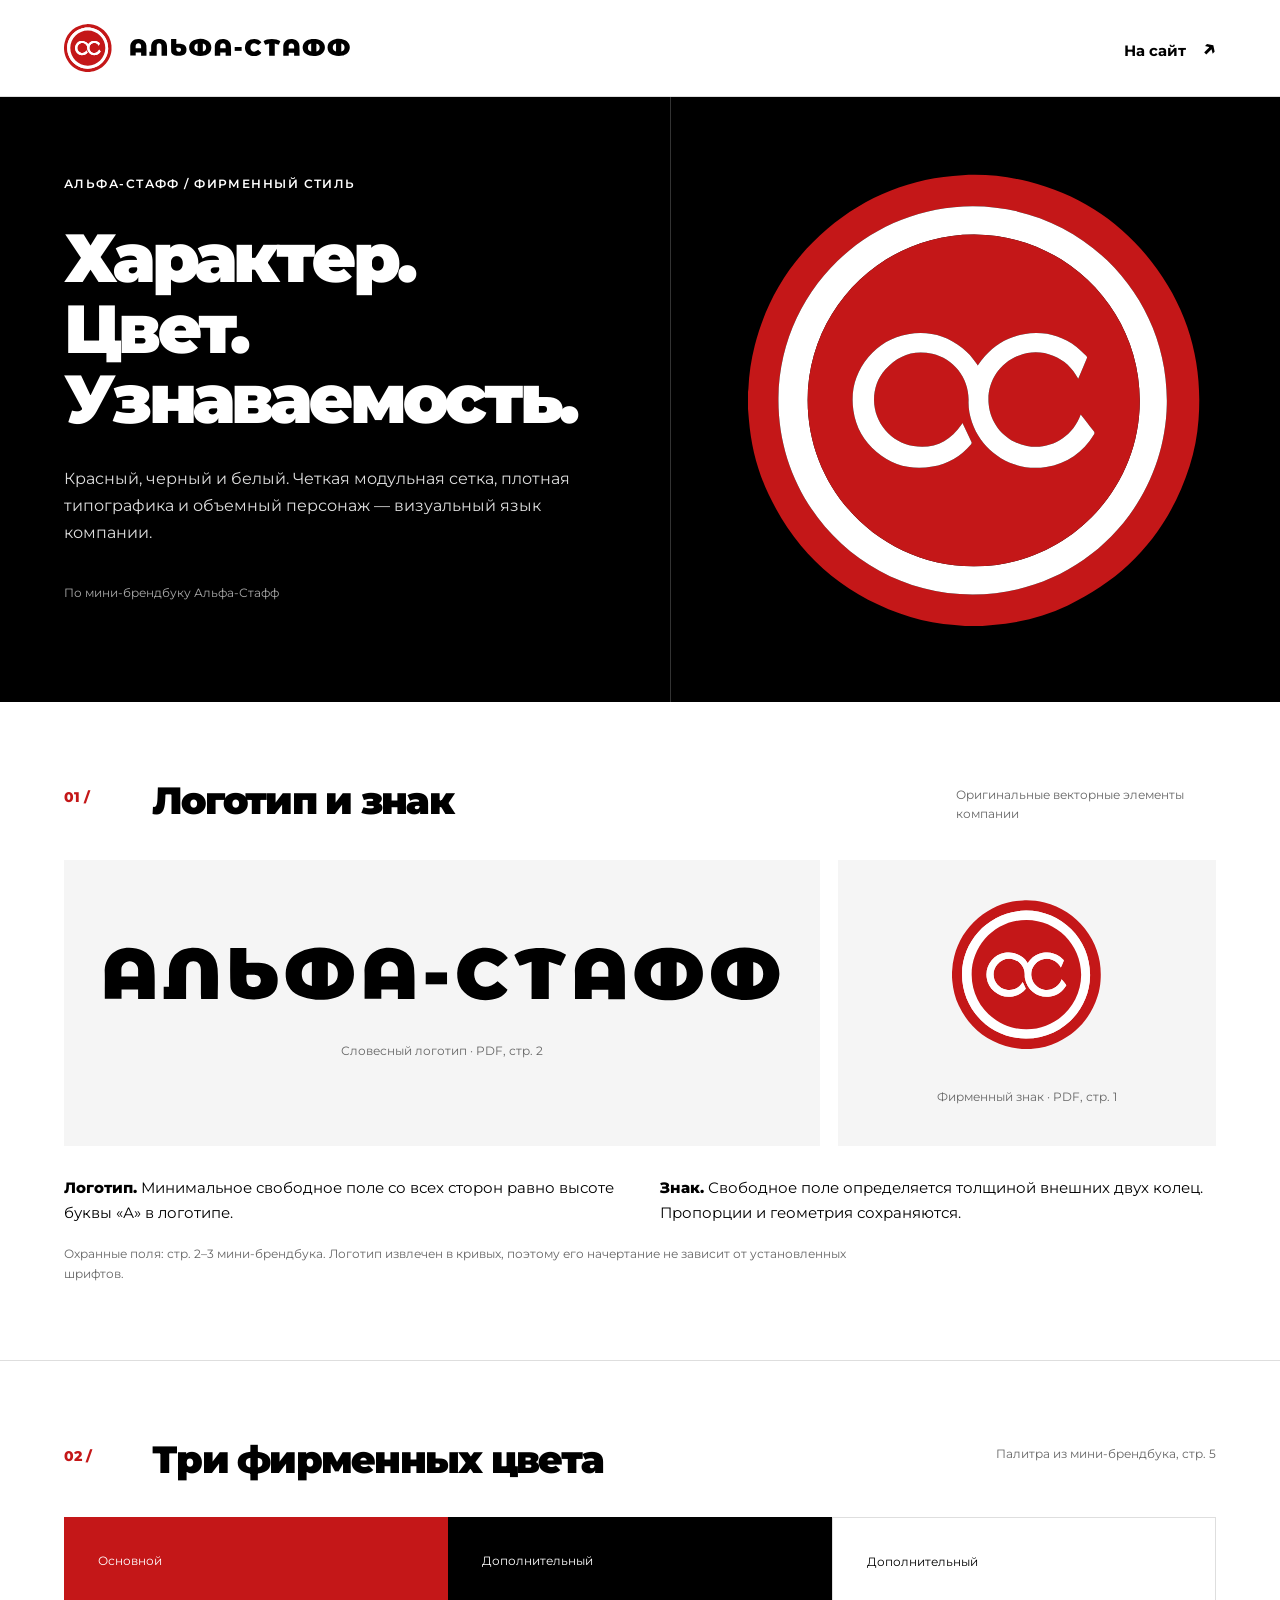
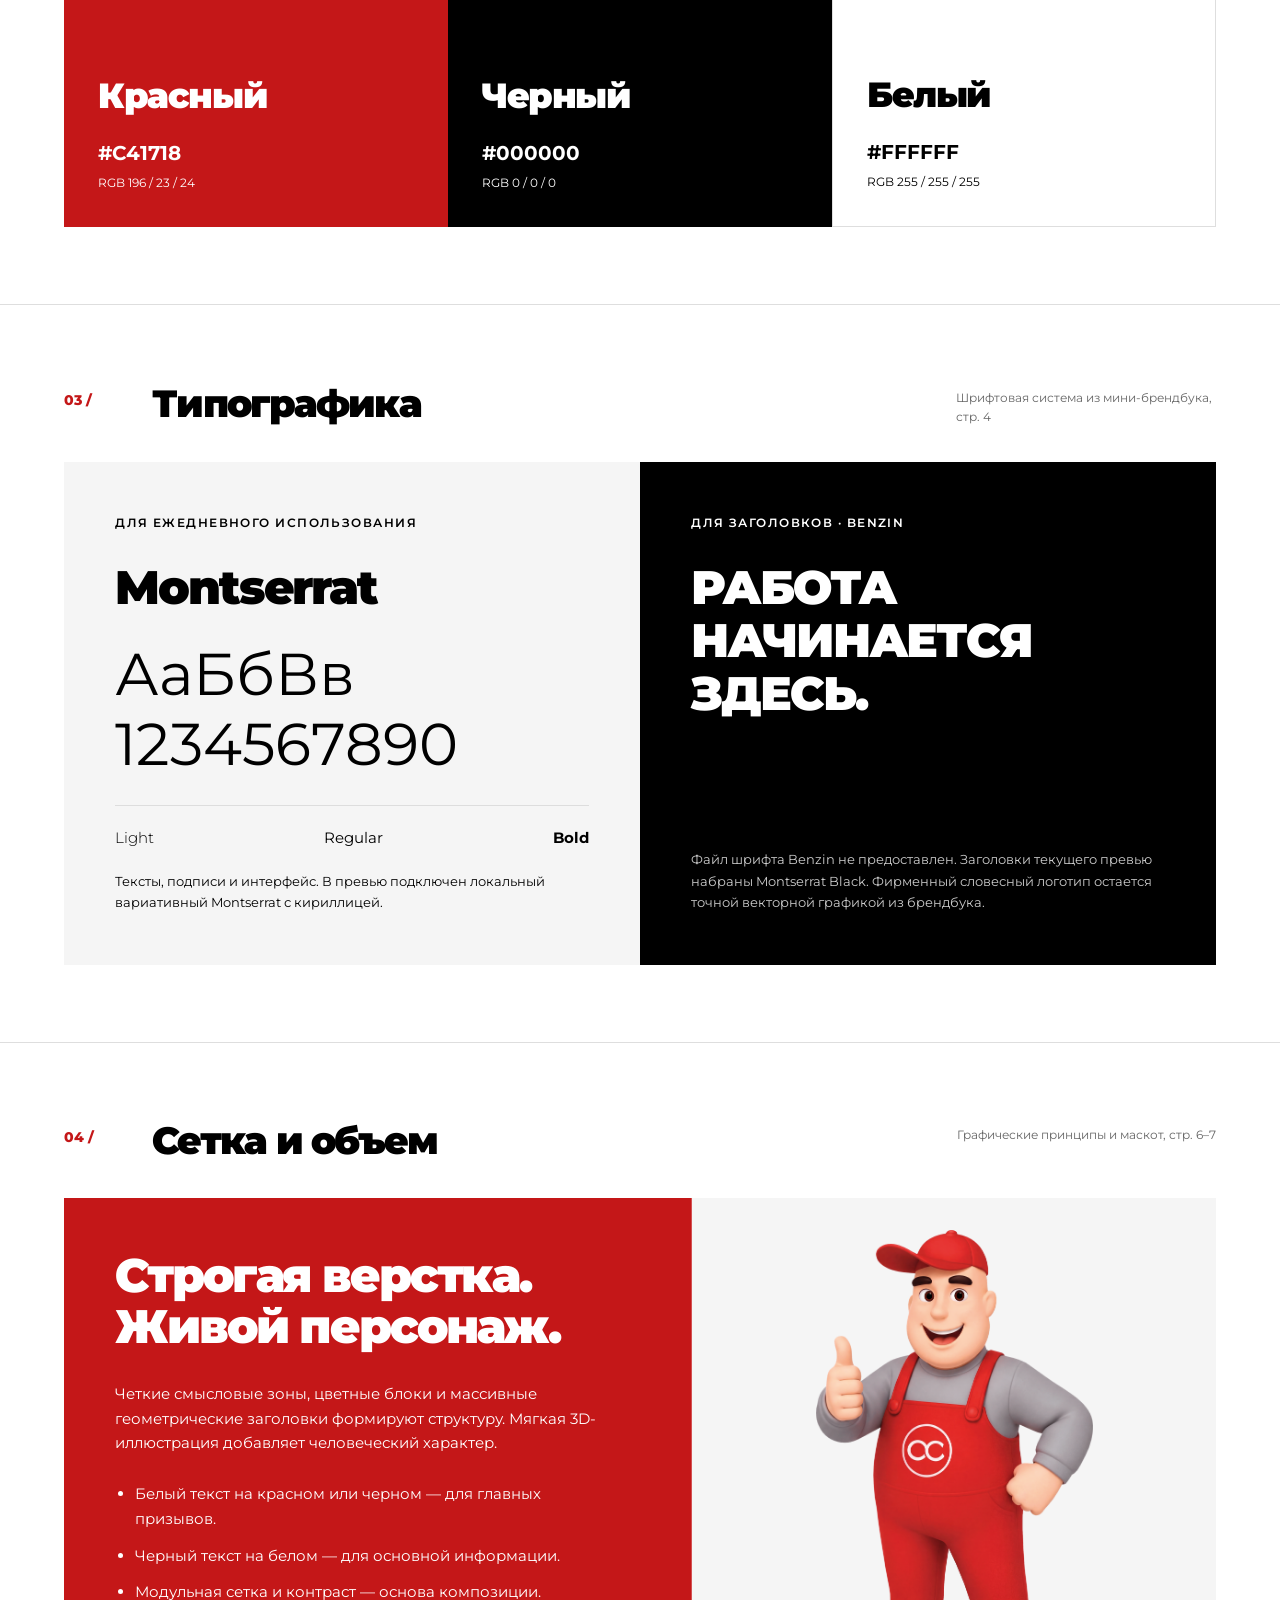
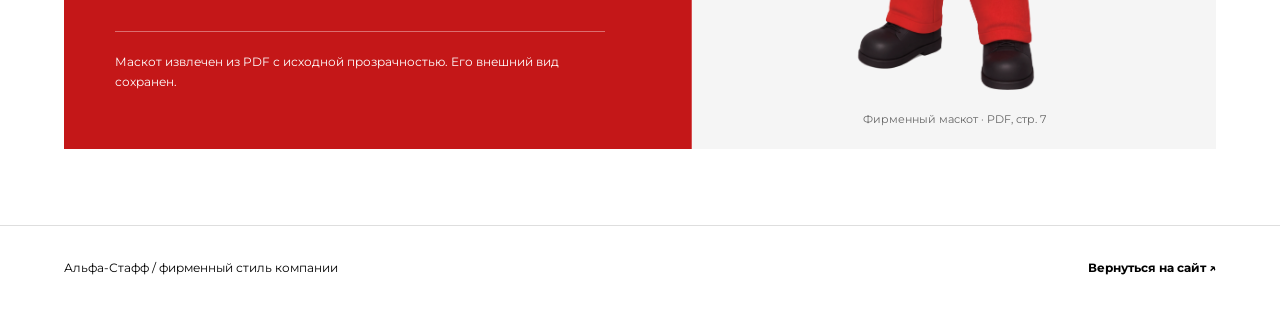
<file: brand.html>
<!doctype html>
<html lang="ru">
<head>
  <meta charset="utf-8">
  <meta name="viewport" content="width=device-width, initial-scale=1">
  <title>Альфа-Стафф — фирменный стиль</title>
  <meta name="description" content="Фирменный стиль Альфа-Стафф по мини-брендбуку компании: логотип, цвета, типографика и 3D-маскот.">
  <meta name="theme-color" content="#C41718">
  <link rel="icon" href="assets/brandbook/mark.svg" type="image/svg+xml">
  <link rel="stylesheet" href="css/brand.css?v=20261005-company">
</head>
<body>
  <a class="skip-link" href="#identity">К содержанию</a>
  <header class="bb-header">
    <a class="bb-logo" href="index.html" aria-label="Альфа-Стафф — на сайт">
      <img class="bb-logo__mark" src="assets/brandbook/mark.svg" alt="" width="48" height="48">
      <img class="bb-logo__word" src="assets/brandbook/wordmark.svg" alt="Альфа-Стафф" width="220" height="20">
    </a>
    <a class="bb-back" href="index.html">На сайт <span aria-hidden="true">↗</span></a>
  </header>
  <main id="identity">
    <section class="bb-hero" aria-labelledby="brand-title">
      <div class="bb-hero__copy">
        <p class="bb-eyebrow">Альфа-Стафф / фирменный стиль</p>
        <h1 id="brand-title">Характер.<br>Цвет.<br>Узнаваемость.</h1>
        <p class="bb-lead">Красный, черный и белый. Четкая модульная сетка, плотная типографика и объемный персонаж — визуальный язык компании.</p>
        <span class="bb-source">По мини-брендбуку Альфа-Стафф</span>
      </div>
      <div class="bb-hero__mark"><img src="assets/brandbook/mark.svg" alt="Круглый фирменный знак Альфа-Стафф" width="467" height="464"></div>
    </section>

    <section class="bb-section" aria-labelledby="logos-title">
      <div class="bb-section__heading"><span class="bb-number">01 /</span><h2 id="logos-title">Логотип и знак</h2><p>Оригинальные векторные элементы компании</p></div>
      <div class="bb-logo-grid">
        <figure class="bb-logo-card bb-logo-card--word"><img src="assets/brandbook/wordmark.svg" alt="АЛЬФА-СТАФФ" width="665" height="58"><figcaption>Словесный логотип · PDF, стр. 2</figcaption></figure>
        <figure class="bb-logo-card bb-logo-card--mark"><img src="assets/brandbook/mark.svg" alt="Круглый знак Альфа-Стафф" width="180" height="179"><figcaption>Фирменный знак · PDF, стр. 1</figcaption></figure>
      </div>
      <div class="bb-rules"><p><strong>Логотип.</strong> Минимальное свободное поле со всех сторон равно высоте буквы «А» в логотипе.</p><p><strong>Знак.</strong> Свободное поле определяется толщиной внешних двух колец. Пропорции и геометрия сохраняются.</p></div>
      <p class="bb-footnote">Охранные поля: стр. 2–3 мини-брендбука. Логотип извлечен в кривых, поэтому его начертание не зависит от установленных шрифтов.</p>
    </section>

    <section class="bb-section bb-section--palette" aria-labelledby="palette-title">
      <div class="bb-section__heading"><span class="bb-number">02 /</span><h2 id="palette-title">Три фирменных цвета</h2><p>Палитра из мини-брендбука, стр. 5</p></div>
      <div class="bb-palette">
        <article class="bb-swatch bb-swatch--red"><span>Основной</span><h3>Красный</h3><strong>#C41718</strong><p>RGB 196 / 23 / 24</p></article>
        <article class="bb-swatch bb-swatch--black"><span>Дополнительный</span><h3>Черный</h3><strong>#000000</strong><p>RGB 0 / 0 / 0</p></article>
        <article class="bb-swatch bb-swatch--white"><span>Дополнительный</span><h3>Белый</h3><strong>#FFFFFF</strong><p>RGB 255 / 255 / 255</p></article>
      </div>
    </section>

    <section class="bb-section" aria-labelledby="type-title">
      <div class="bb-section__heading"><span class="bb-number">03 /</span><h2 id="type-title">Типографика</h2><p>Шрифтовая система из мини-брендбука, стр. 4</p></div>
      <div class="bb-type-grid">
        <article class="bb-type-card"><p class="bb-eyebrow">Для ежедневного использования</p><h3>Montserrat</h3><div class="bb-type-sample">АаБбВв<br>1234567890</div><p class="bb-font-weights"><span>Light</span><span>Regular</span><span>Bold</span></p><p>Тексты, подписи и интерфейс. В превью подключен локальный вариативный Montserrat с кириллицей.</p></article>
        <article class="bb-type-card bb-type-card--dark"><p class="bb-eyebrow">Для заголовков · Benzin</p><h3>РАБОТА<br>НАЧИНАЕТСЯ<br>ЗДЕСЬ.</h3><p class="bb-type-note">Файл шрифта Benzin не предоставлен. Заголовки текущего превью набраны Montserrat Black. Фирменный словесный логотип остается точной векторной графикой из брендбука.</p></article>
      </div>
    </section>

    <section class="bb-section" aria-labelledby="graphics-title">
      <div class="bb-section__heading"><span class="bb-number">04 /</span><h2 id="graphics-title">Сетка и объем</h2><p>Графические принципы и маскот, стр. 6–7</p></div>
      <div class="bb-graphics">
        <div class="bb-graphics__copy"><h3>Строгая верстка.<br>Живой персонаж.</h3><p>Четкие смысловые зоны, цветные блоки и массивные геометрические заголовки формируют структуру. Мягкая 3D-иллюстрация добавляет человеческий характер.</p><ul><li>Белый текст на красном или черном — для главных призывов.</li><li>Черный текст на белом — для основной информации.</li><li>Модульная сетка и контраст — основа композиции.</li></ul><p class="bb-graphics__caption">Маскот извлечен из PDF с исходной прозрачностью. Его внешний вид сохранен.</p></div>
        <figure class="bb-mascot"><img src="assets/brandbook/mascot.webp" alt="Фирменный 3D-маскот Альфа-Стафф: сотрудник в красном комбинезоне показывает большой палец вверх" width="1203" height="2000" loading="lazy"><figcaption>Фирменный маскот · PDF, стр. 7</figcaption></figure>
      </div>
    </section>
  </main>
  <footer class="bb-footer"><p>Альфа-Стафф / фирменный стиль компании</p><a href="index.html">Вернуться на сайт <span aria-hidden="true">↗</span></a></footer>
</body>
</html>
</file>
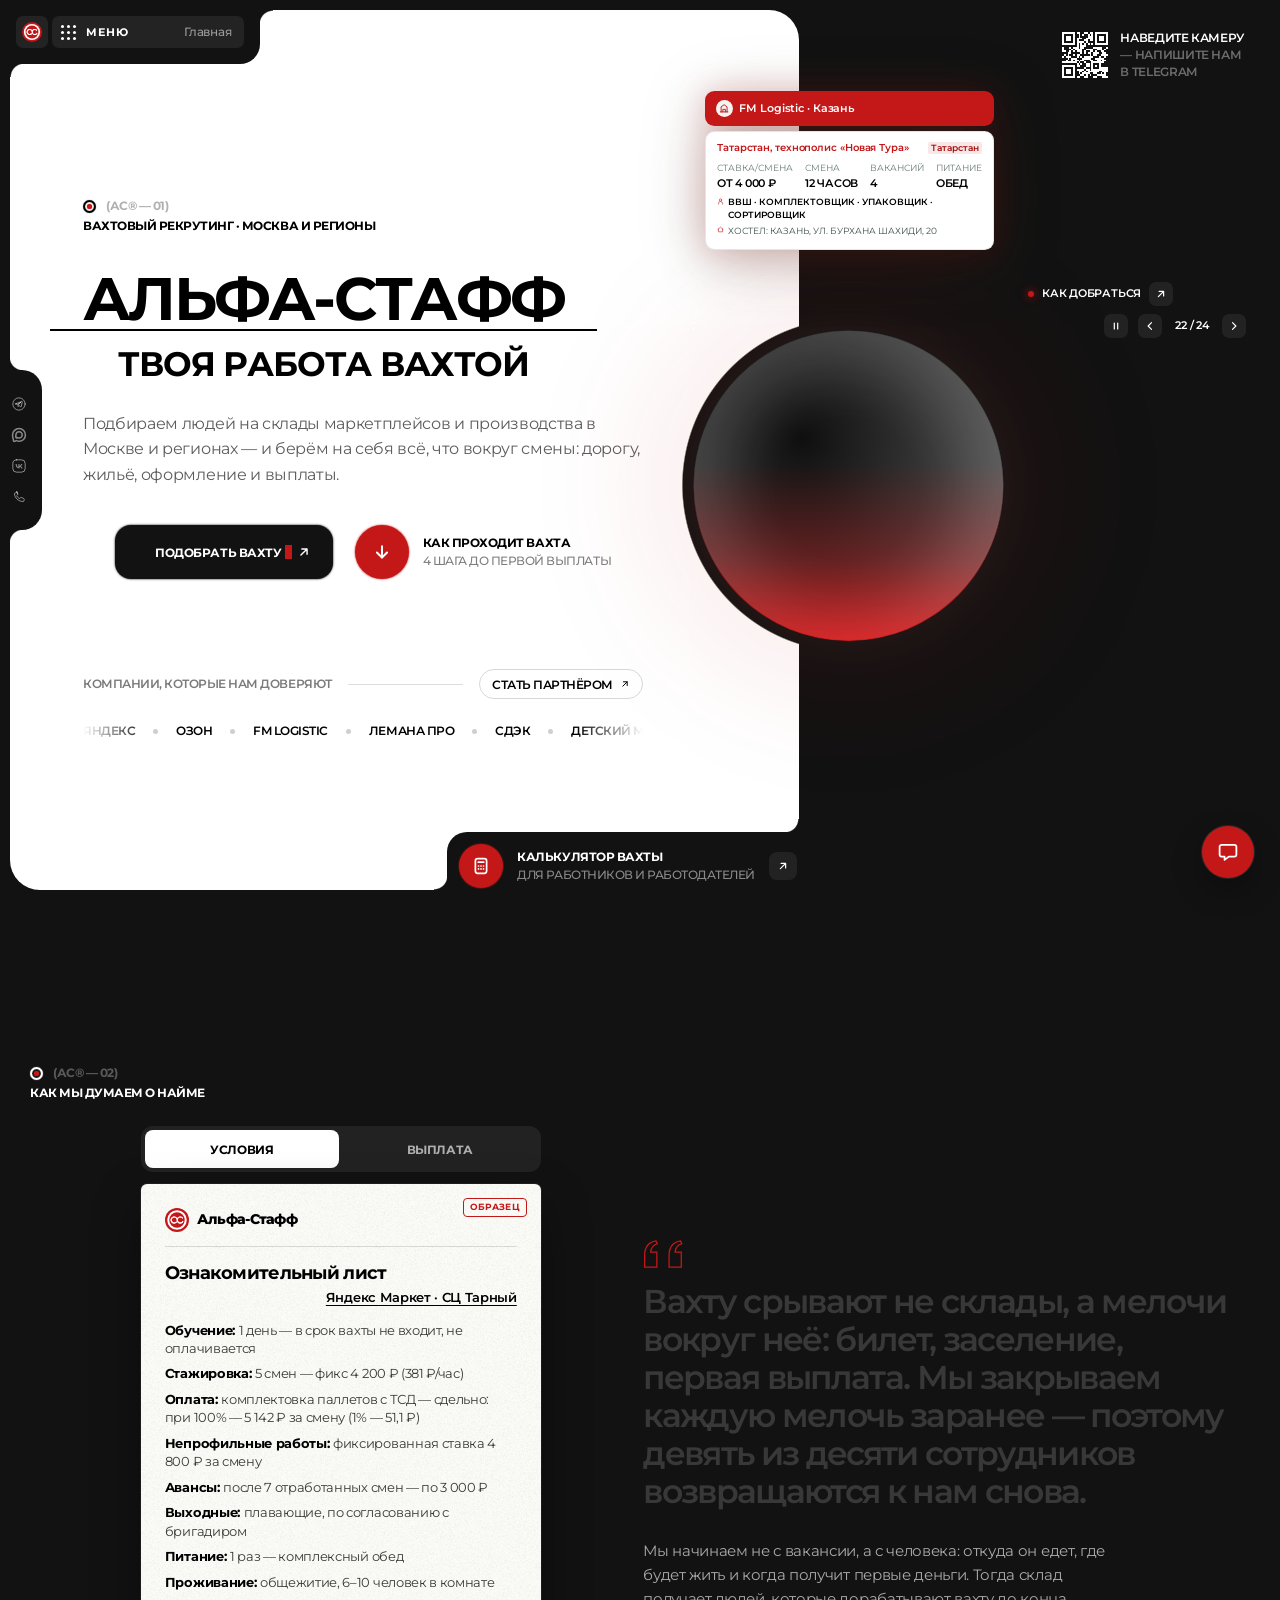
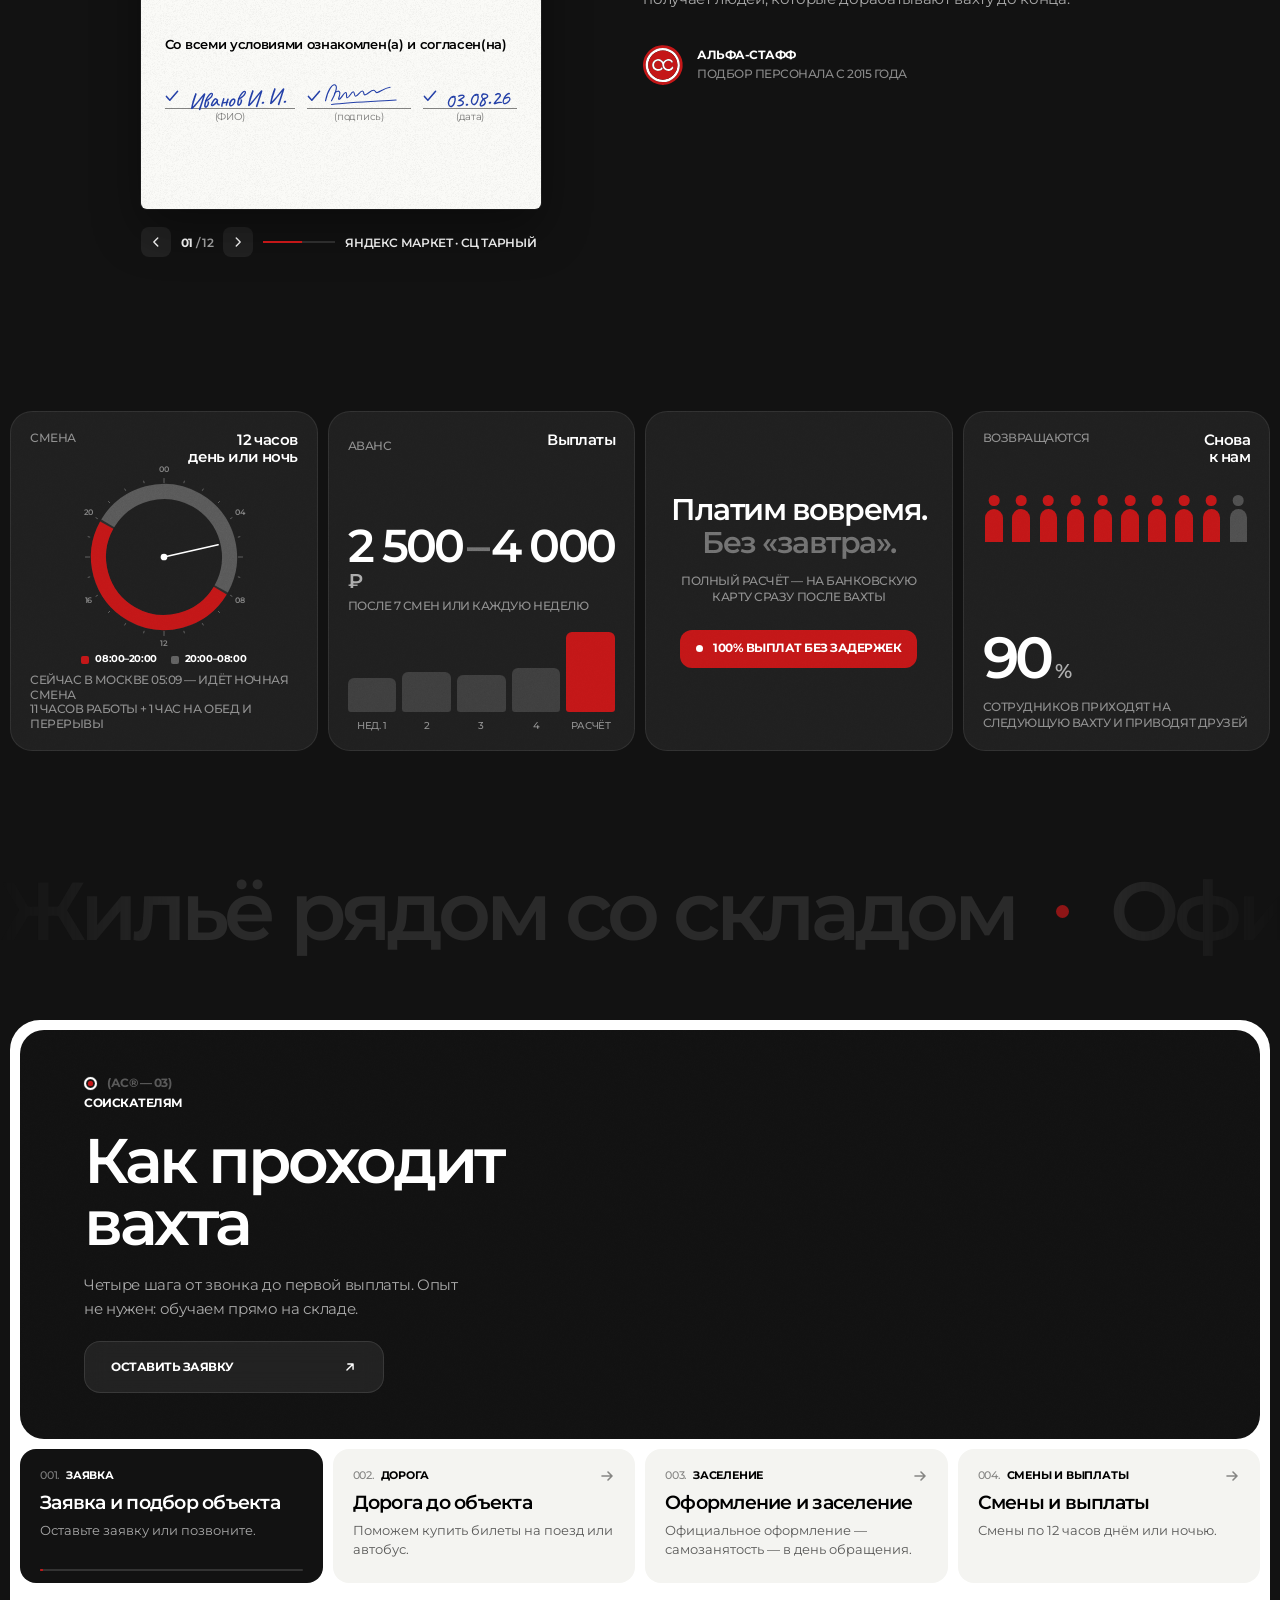
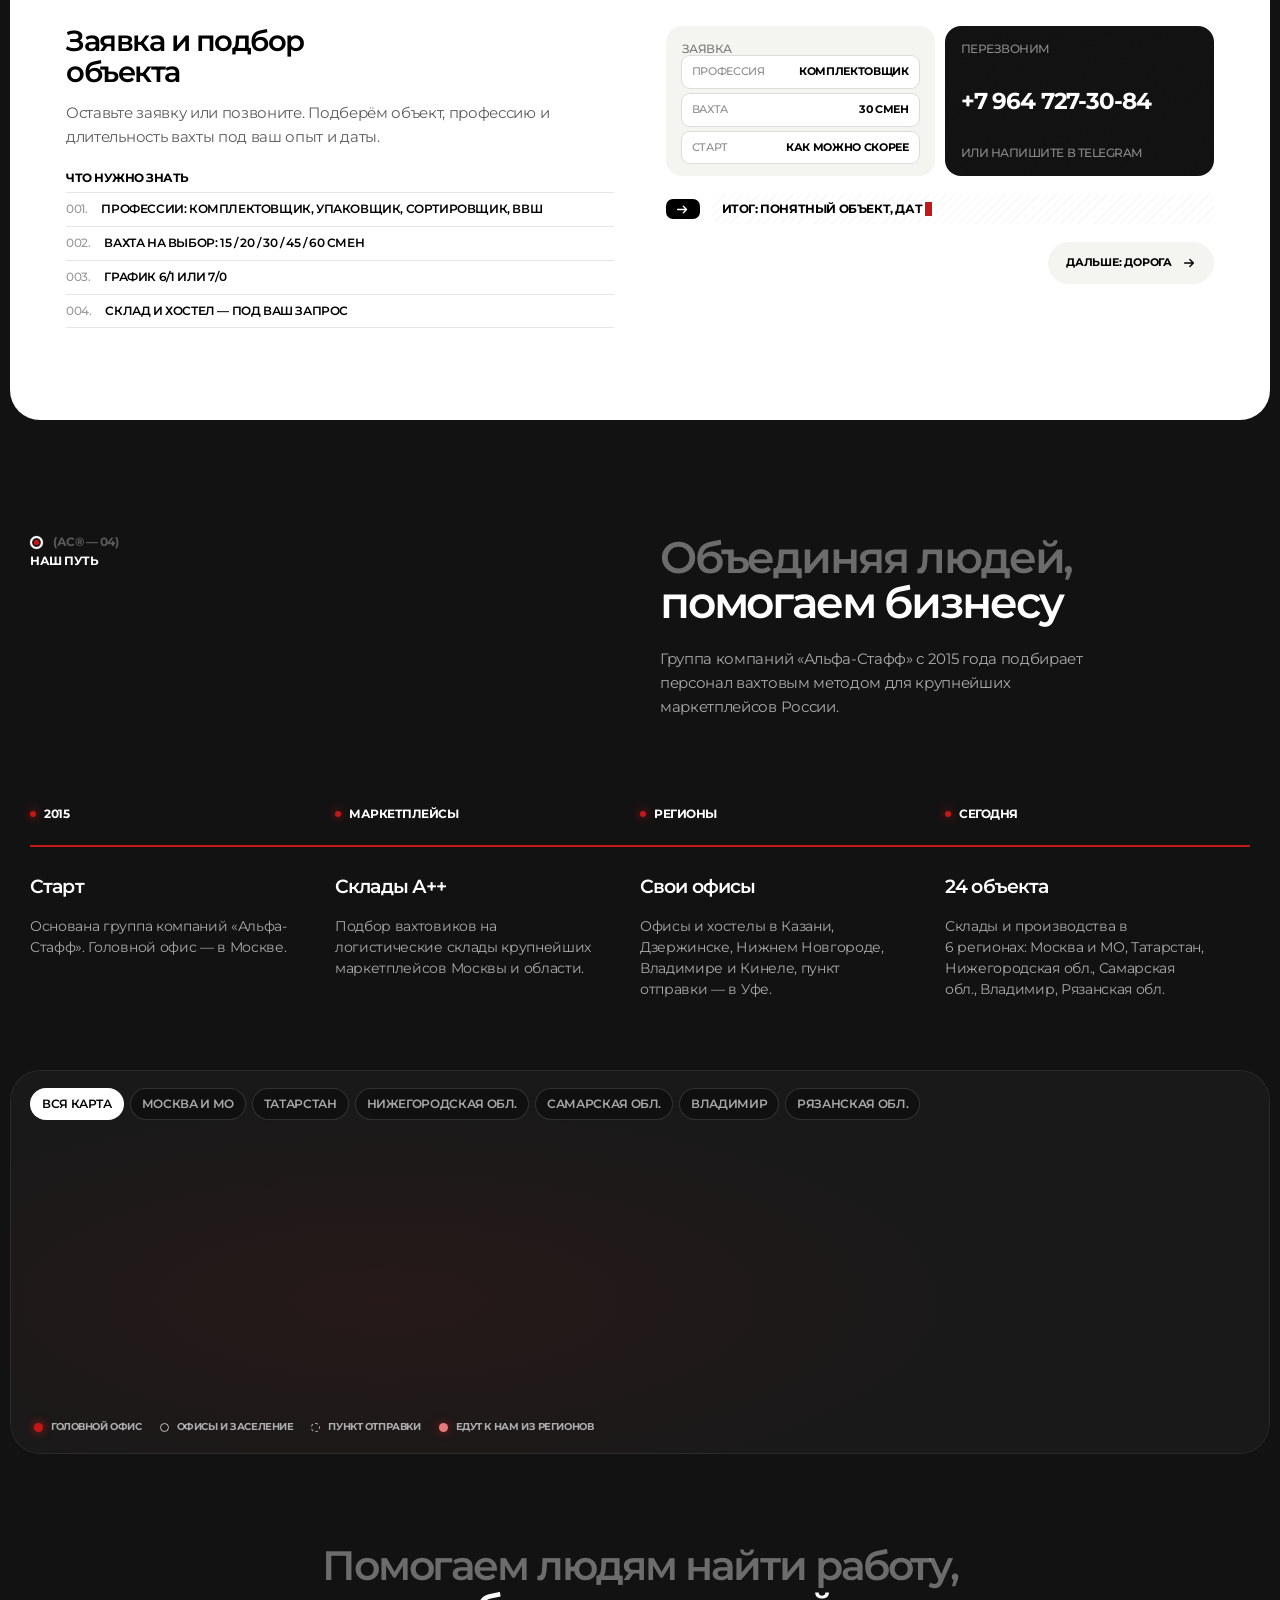
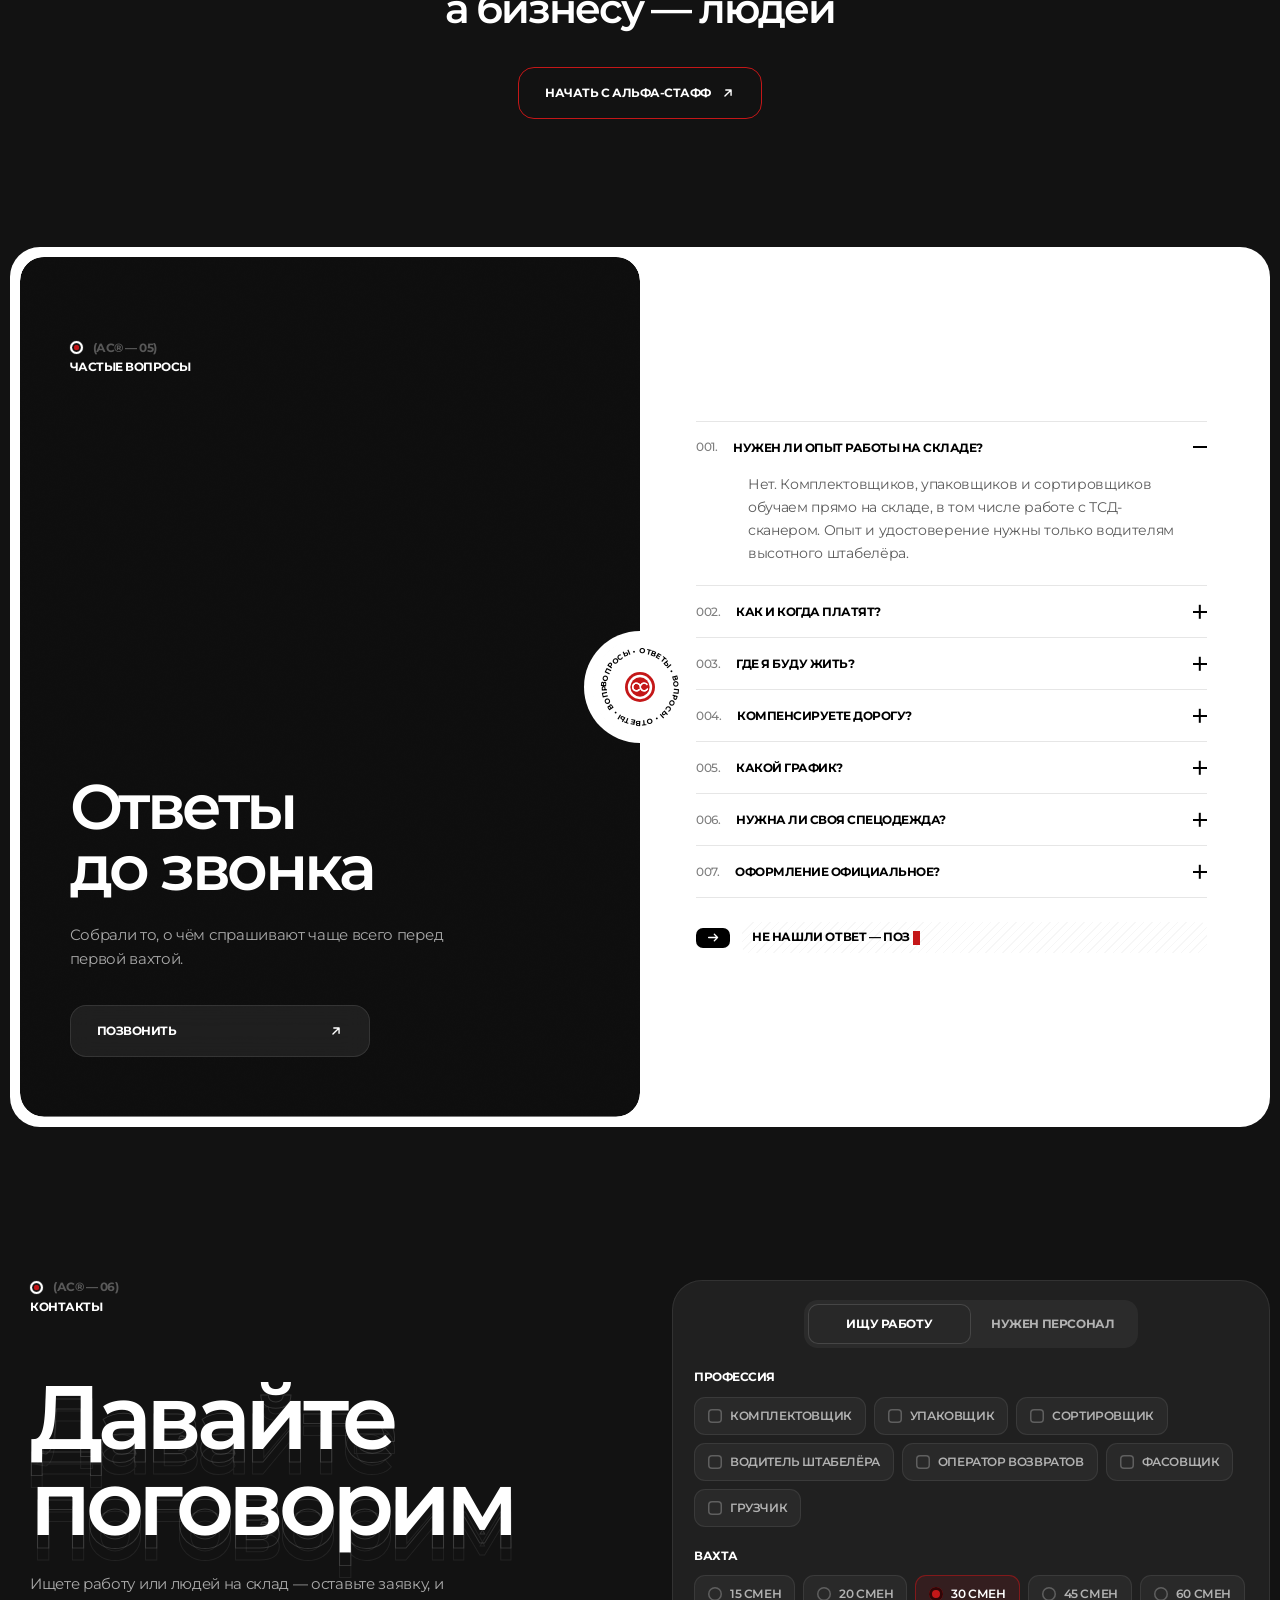
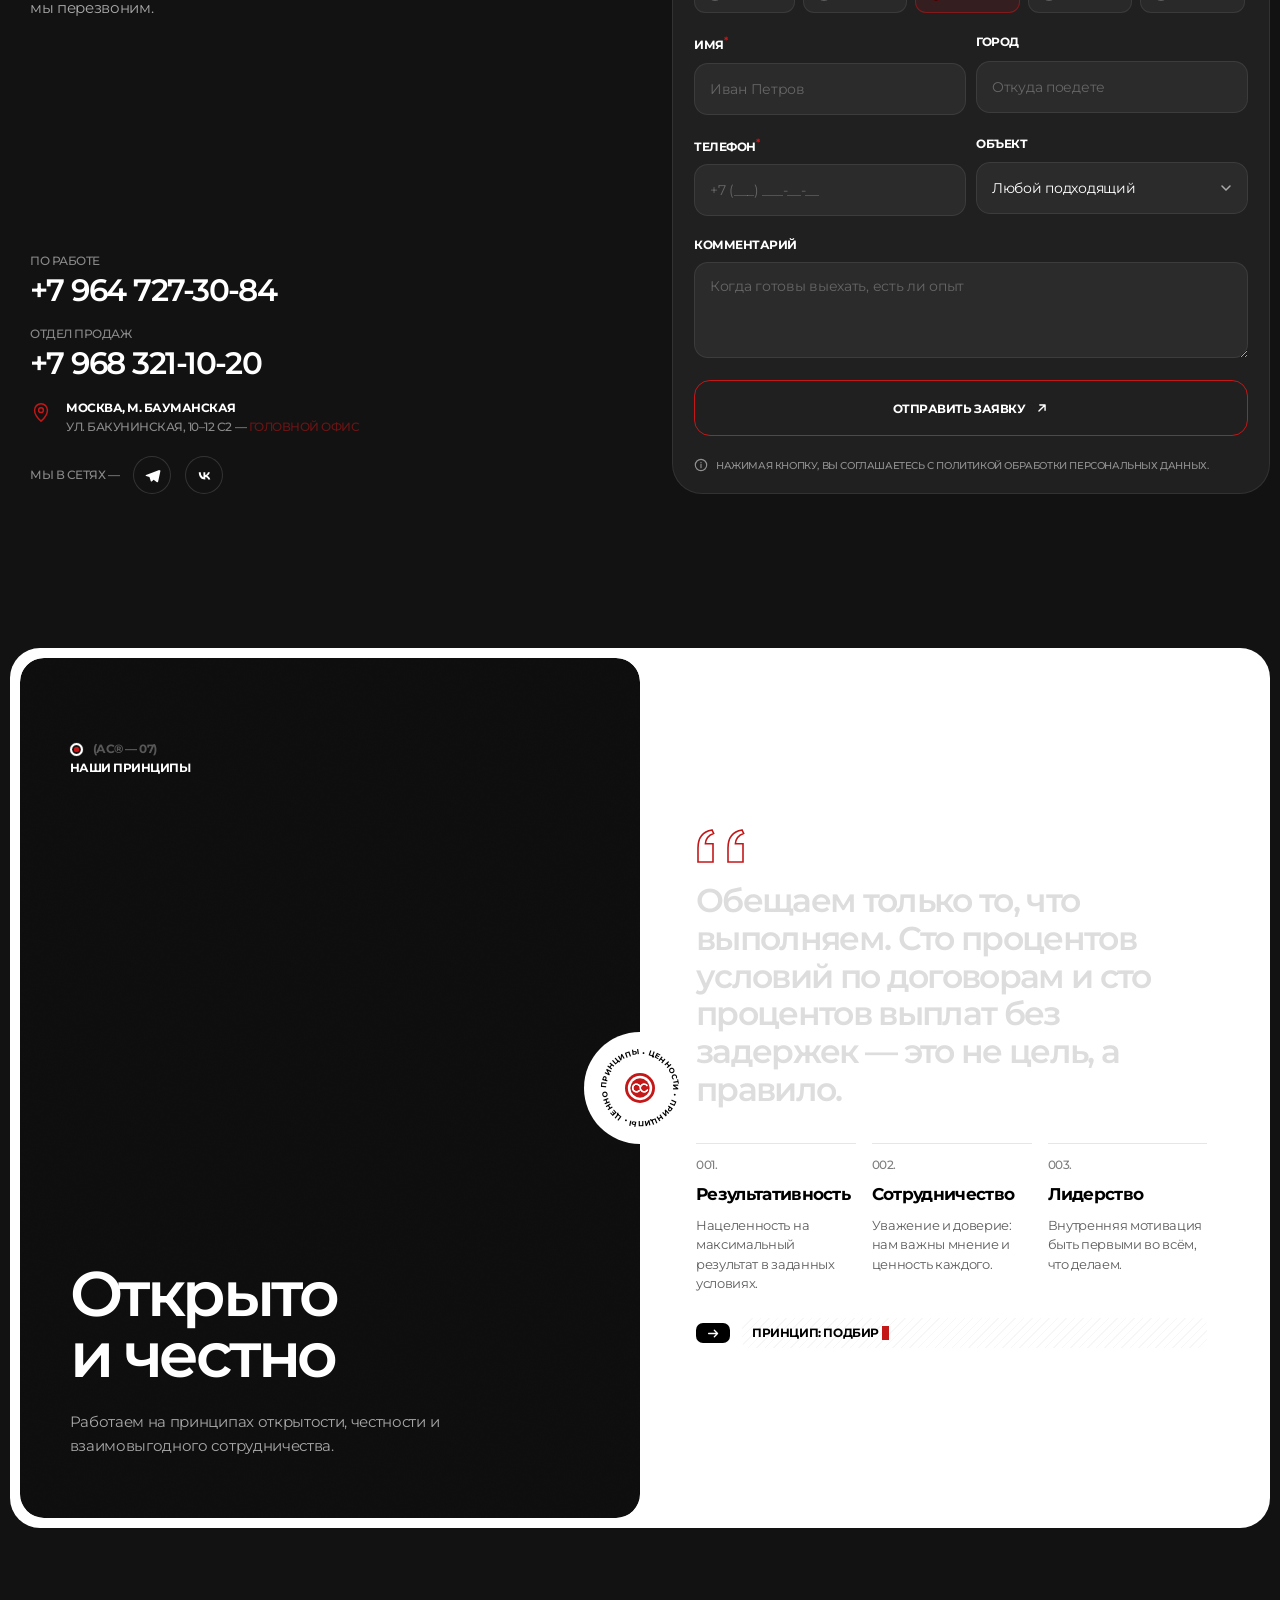
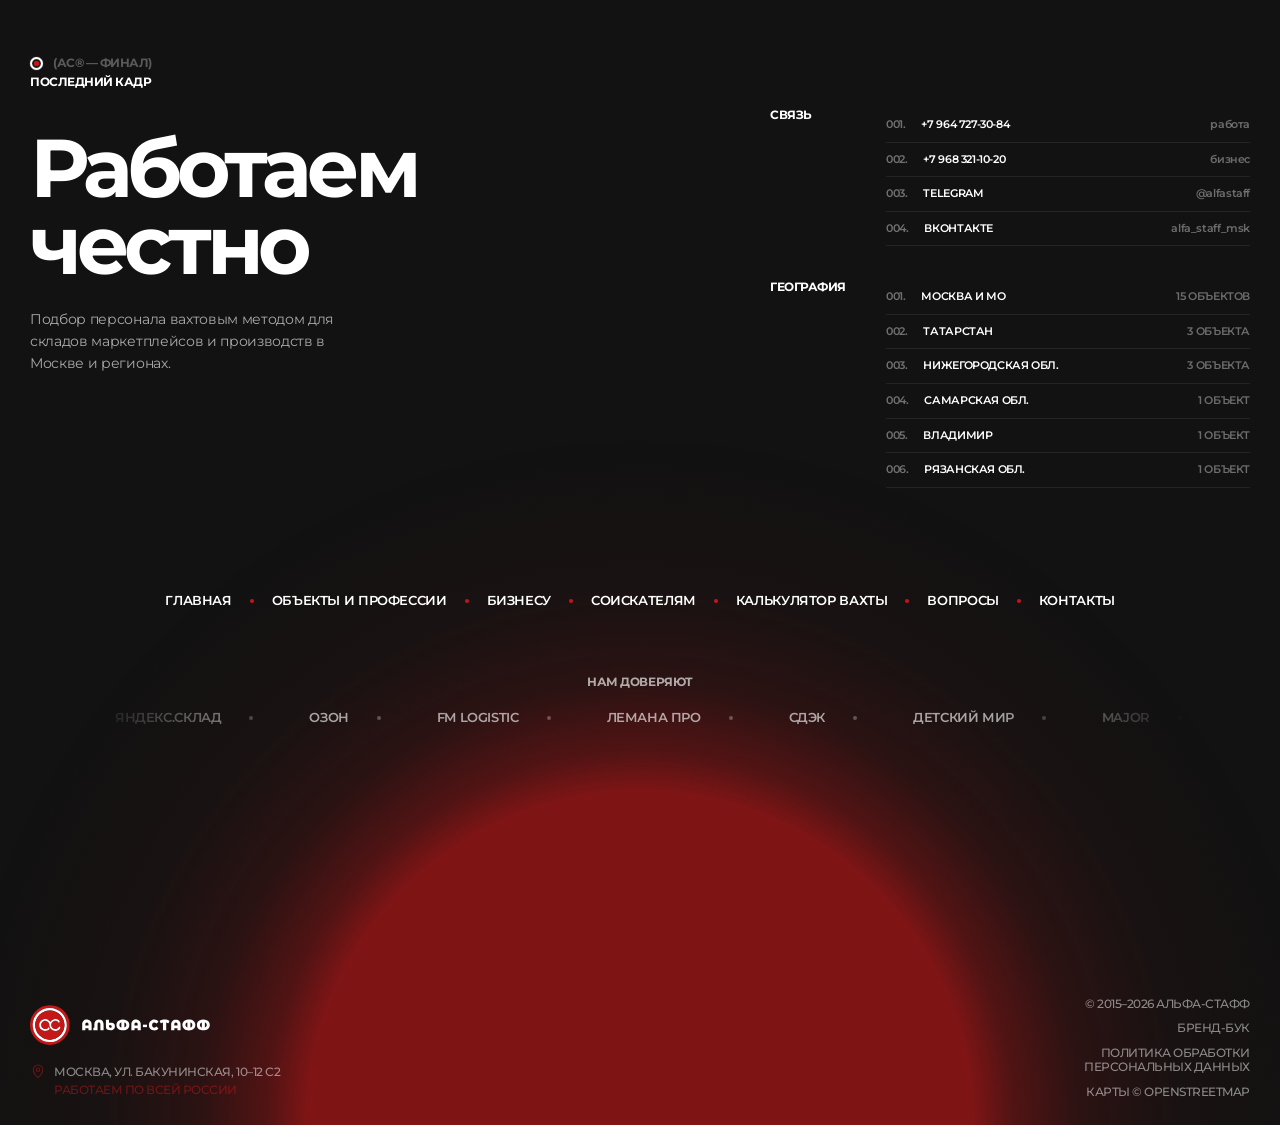
<file: brandbook.html>
<!doctype html>
<html lang="ru">
<head>
  <meta charset="utf-8">
  <title>Альфа-Стафф</title>
  <meta name="robots" content="noindex">
  <link rel="canonical" href="./">
  <meta http-equiv="refresh" content="0; url=./">
  <script>location.replace('./' + location.search + location.hash);</script>
</head>
<body><a href="./">Альфа-Стафф — работа вахтой</a></body>
</html>
</file>
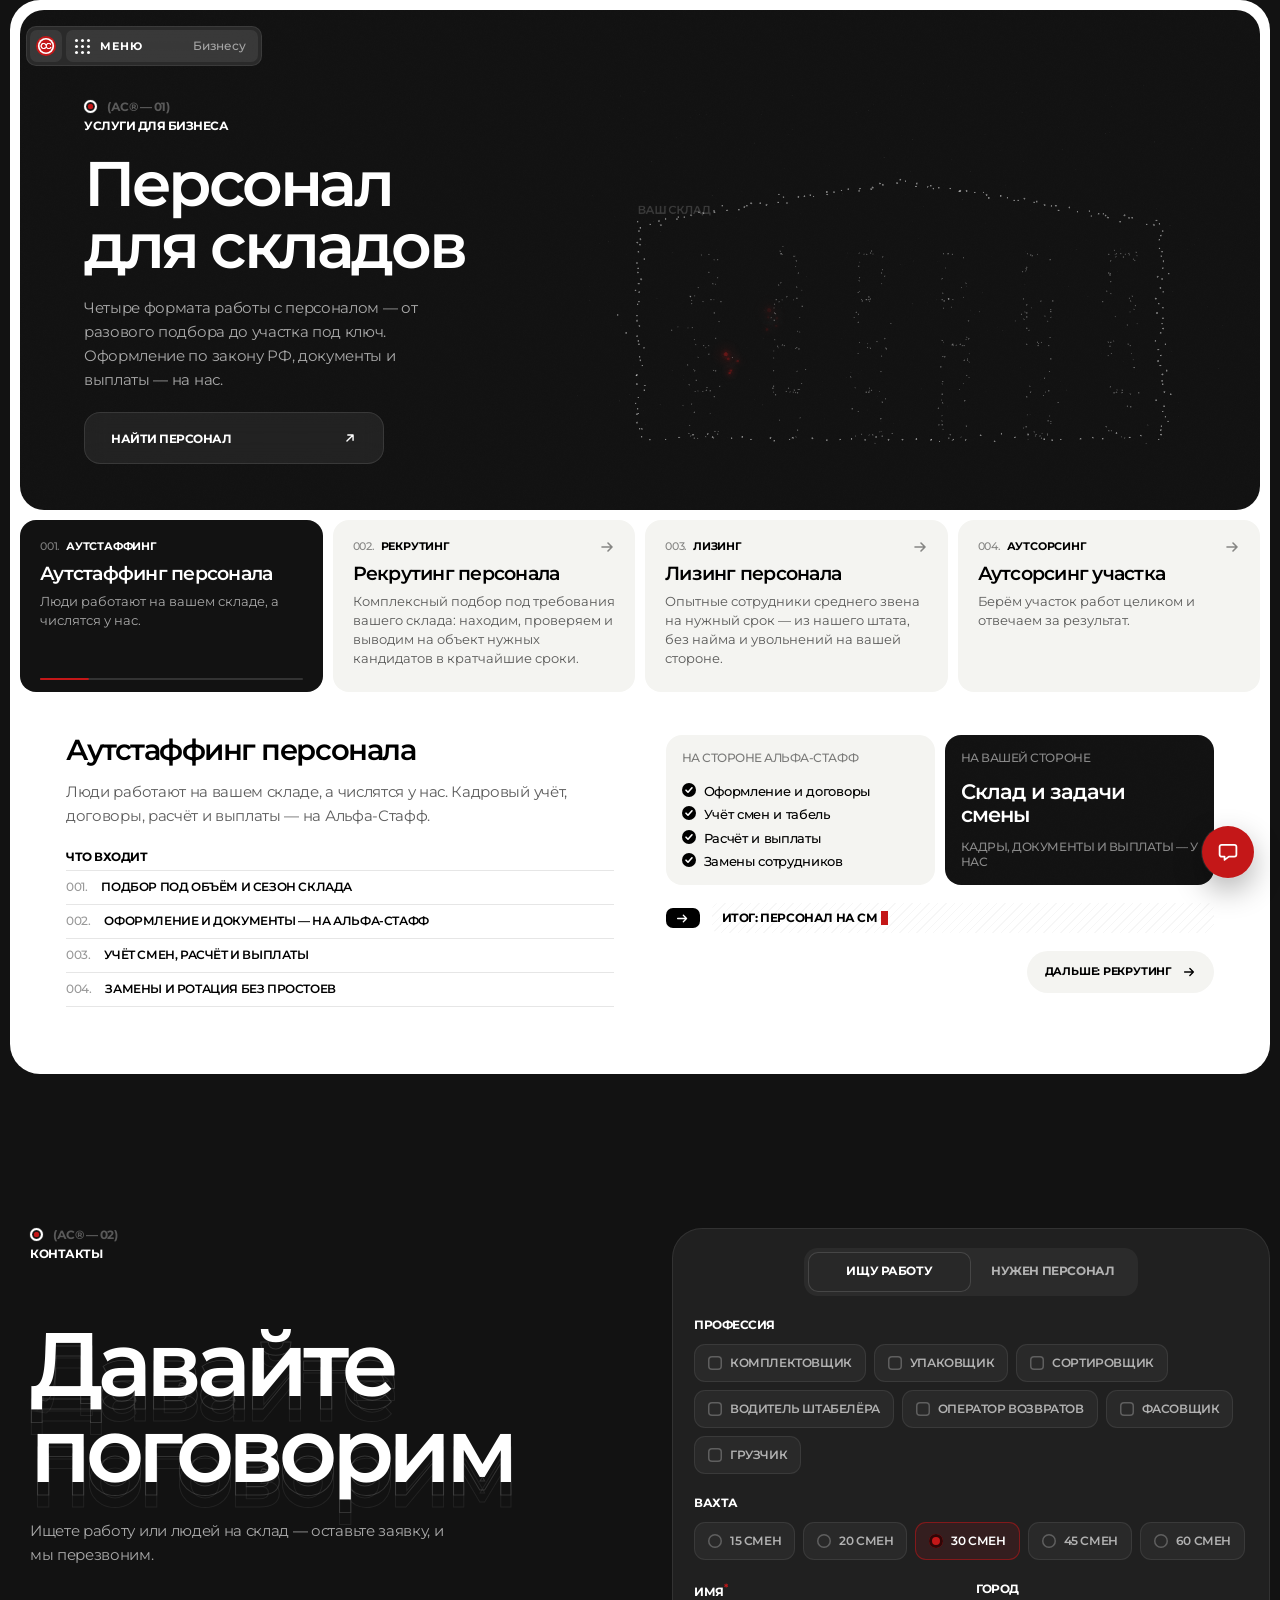
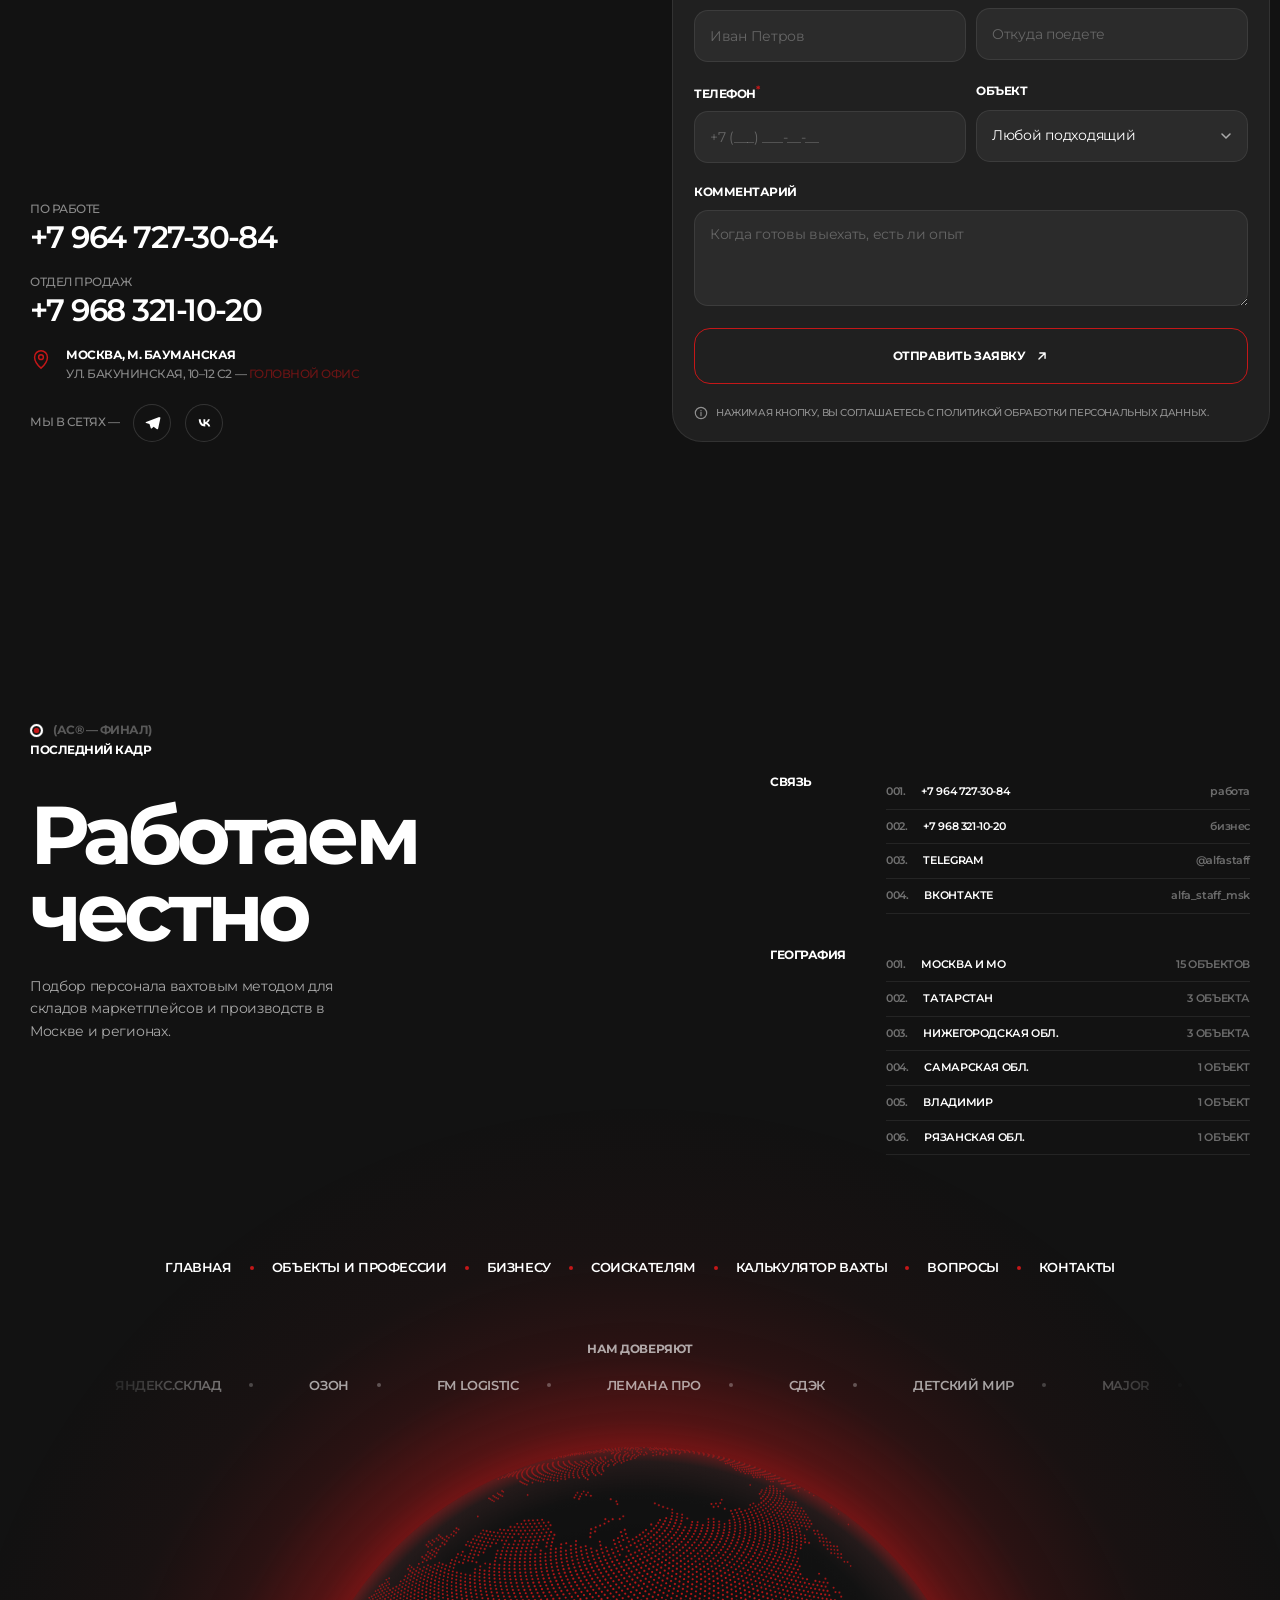
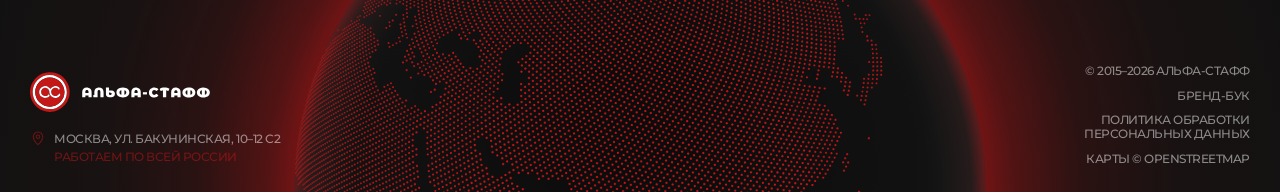
<file: business.html>
<!doctype html>
<!-- Страница собрана tools/build_pages.py из index.html и tools/pages/business.main.html — вручную не править. -->
<html lang="ru" data-page="business" data-style="company" data-fonts="company">
<head>
  <meta charset="utf-8">
  <meta name="viewport" content="width=device-width, initial-scale=1">
  <title>Персонал для складов и производств — Альфа-Стафф для бизнеса</title>
  <meta name="description" content="Аутстаффинг, рекрутинг, лизинг персонала и аутсорсинг для складов и производств. Оформление по закону РФ, документы и выплаты — на нас.">
  <meta name="theme-color" content="#121212">
  <link rel="icon" href="assets/brandbook/mark.svg" type="image/svg+xml">
  <link rel="apple-touch-icon" href="assets/brandbook/apple-touch-icon.png">
  <meta property="og:title" content="Персонал для складов и производств — Альфа-Стафф для бизнеса">
  <meta property="og:description" content="Аутстаффинг, рекрутинг, лизинг персонала и аутсорсинг для складов и производств. Оформление по закону РФ, документы и выплаты — на нас.">
  <meta property="og:image" content="assets/brandbook/social-preview.png">
  <link rel="stylesheet" href="css/fonts.css?v=20261005branding-only">
  <link rel="stylesheet" href="css/style-company.css?v=20261025b">
  <link rel="stylesheet" href="css/company.css?v=20261013a">
  <link rel="stylesheet" href="css/calculators/ui-base.css?v=20261020business38">
<link rel="stylesheet" href="css/calc-views.css?v=20261020opening43">
<link rel="stylesheet" href="css/calculators/goal.css?v=20261020extension42">
<link rel="stylesheet" href="css/calculators/money-slider.css?v=20261020glow46">
<link rel="stylesheet" href="css/calculators/themes.css?v=20261020glow44">
<link rel="stylesheet" href="css/calculators/employer.css?v=20261020glow46">
</head>
<body>
  <a class="skip" href="#main">К содержанию</a>

  <!-- ============ ФИКСИРОВАННЫЕ ЭЛЕМЕНТЫ ============ -->
  <!-- ============ ПЛАШКА: МЕНЮ И ЧАТ (как у Xirex) ============ -->
  <header class="nav nav--duo" data-nav>
    <div class="nav__box">
      <div class="nav__bar">
        <!-- две кнопки: знак — на главную (на главной — наверх), ⋮⋮ МЕНЮ · страница — меню; название страницы ставит tools/build_pages.py -->
        <a class="nav__home" href="index.html" aria-label="Альфа-Стафф — на главную"><svg class="nav__mark nav__inv" viewBox="0 0 64 64" aria-hidden="true"><use href="#mark-sm" /></svg><svg class="nav__mark nav__ink" viewBox="0 0 64 64" aria-hidden="true"><use href="#mark-sm" /></svg></a>
        <button class="nav__trigger" type="button" aria-label="Меню" aria-expanded="false" aria-controls="nav-menu">
          <span class="nav__ico" aria-hidden="true"><span class="nav__dots"><i></i><i></i><i></i><i></i><i></i><i></i><i></i><i></i><i></i></span></span>
          <span class="nav__label" aria-hidden="true"><span>Меню</span></span>
          <span class="nav__page" aria-hidden="true" data-nav-page>Бизнесу</span>
        </button>
      </div>

      <div class="nav__drop">
        <div class="nav__inner">
          <nav class="nav__menu" id="nav-menu" aria-label="Меню" hidden>
            <ul class="nav__list">
              <li><a class="nav__link" href="index.html"><span data-glitch>Главная</span></a></li>
              <li><a class="nav__link" href="objects.html"><span data-glitch>Объекты и профессии</span></a></li>
              <li class="nav__has-sub"><a class="nav__link" href="business.html" aria-current="page" aria-haspopup="true"><span data-glitch>Бизнесу</span></a>
                <ul class="nav__sub">
                  <li><a href="#step-0"><span data-glitch>Аутстаффинг</span></a></li>
                  <li><a href="#step-1"><span data-glitch>Рекрутинг</span></a></li>
                  <li><a href="#step-2"><span data-glitch>Лизинг персонала</span></a></li>
                  <li><a href="#step-3"><span data-glitch>Аутсорсинг</span></a></li>
                </ul>
              </li>
              <li><a class="nav__link" href="index.html#process"><span data-glitch>Как проходит вахта</span></a></li>
              <li><a class="nav__link" href="#calculator" data-calc-link><span data-glitch>Калькулятор вахты</span></a></li>
              <li><a class="nav__link" href="index.html#faq"><span data-glitch>Вопросы</span></a></li>
              <li><a class="nav__link" href="#contact"><span data-glitch>Контакты</span></a></li>
            </ul>
            <div class="nav__social">
              <a href="https://t.me/alfastaff" target="_blank" rel="noopener" aria-label="Telegram — @alfastaff"><svg viewBox="0 0 24 24"><circle cx="12" cy="12" r="9.25" /><path d="M7.2 11.7l9-3.6c.4-.2.8.1.7.6l-1.5 7.1c-.1.5-.5.6-.9.4l-2.4-1.8-1.2 1.1c-.1.1-.3.2-.5.2l.2-2.4 4.4-4-5.5 3.4-2.3-.7c-.5-.2-.5-.5 0-.7z" /></svg></a>
              <a href="https://vk.com/alfa_staff_msk" target="_blank" rel="noopener" aria-label="ВКонтакте — alfa_staff_msk"><svg viewBox="0 0 24 24"><rect x="2.75" y="2.75" width="18.5" height="18.5" rx="5.5" /><path d="M12.6 15.6c-3.6 0-5.7-2.5-5.8-6.6h1.8c.1 3 1.4 4.3 2.5 4.6V9h1.7v2.6c1-.1 2.1-1.3 2.5-2.6h1.7c-.3 1.6-1.4 2.8-2.3 3.3.9.4 2.3 1.5 2.8 3.3h-1.9c-.4-1.2-1.4-2.2-2.8-2.3v2.3h-.2z" class="fill" /></svg></a>
              <a href="tel:+79647273084" aria-label="Позвонить: +7 964 727-30-84"><svg viewBox="0 0 24 24"><path d="M8.6 3.8l1.6 3.6c.2.5.1 1-.3 1.4l-1.4 1.3c.9 1.9 2.4 3.4 4.3 4.3l1.3-1.4c.4-.4.9-.5 1.4-.3l3.6 1.6c.5.2.8.8.7 1.3l-.4 2.2c-.1.6-.6 1-1.2 1C10.6 18.4 5.6 13.4 5.2 7.1c0-.6.4-1.1 1-1.2l2.2-.4c.5-.1 1 .2 1.2.7z" /></svg></a>
            </div>
            <span class="nav__sep" aria-hidden="true"><b></b></span>
            <div class="nav__contacts">
              <a href="tel:+79647273084">+7 964 727-30-84 · работа</a>
              <a href="tel:+79683211020">+7 968 321-10-20 · бизнес</a>
            </div>
          </nav>
        </div>
      </div>
    </div>
  </header>

  <!-- чат с отделом подбора: кнопка в правом нижнем углу, окно раскрывается вверх -->
  <div class="chatw" data-chatw>
    <div class="chat chatw__panel" id="nav-chat" role="dialog" aria-label="Чат с отделом подбора" hidden>
      <div class="chat__head">
        <svg class="chat__ava" viewBox="0 0 64 64" aria-hidden="true"><use href="#mark-sm" /></svg>
        <span class="chat__who"><b>Отдел подбора</b><span class="mono"><i></i>На связи · ответим за 30 минут</span></span>
      </div>
      <div class="chat__log" data-chat-log data-lenis-prevent aria-live="polite"></div>
      <div class="chat__quick" data-chat-quick></div>
      <form class="chat__form" data-chat-form novalidate>
        <label class="chat__field"><span class="visually-hidden">Сообщение</span><textarea name="msg" rows="2" placeholder="Ваше сообщение…" maxlength="1000"></textarea></label>
        <button class="chat__send" type="submit" aria-label="Отправить в Telegram"><svg viewBox="0 0 16 16" aria-hidden="true"><path d="M4.5 11.5l7-7M5.5 4.5h6v6" /></svg></button>
        <p class="chat__note mono">Откроется Telegram @alfastaff — текст уже вписан</p>
      </form>
    </div>
    <button class="chatw__btn" type="button" aria-label="Чат с отделом подбора — ответим за 30 минут" aria-expanded="false" aria-controls="nav-chat">
      <svg class="chatw__ico" viewBox="0 0 16 16" aria-hidden="true"><path d="M3.4 2.75h9.2c.83 0 1.5.67 1.5 1.5v5.6c0 .83-.67 1.5-1.5 1.5H8.6l-3.1 2.4v-2.4H3.4c-.83 0-1.5-.67-1.5-1.5v-5.6c0-.83.67-1.5 1.5-1.5z" /></svg>
      <svg class="chatw__x" viewBox="0 0 16 16" aria-hidden="true"><path d="M4.5 4.5l7 7M11.5 4.5l-7 7" /></svg>
    </button>
    <span class="chatw__tag" aria-hidden="true">Ответим за 30 минут</span>
  </div>

  <div class="dock" aria-hidden="true">
    <a class="dock__cta" href="#contact" tabindex="-1"><span class="scramble" data-text="Оставить заявку">Оставить заявку</span><svg viewBox="0 0 16 16"><path d="M4.5 11.5l7-7M5.5 4.5h6v6" /></svg></a>
    <a class="dock__top" href="#main" tabindex="-1" aria-label="Наверх"><svg viewBox="0 0 16 16"><path d="M8 13V3M3.5 7.5L8 3l4.5 4.5" /></svg></a>
  </div>

  <main id="main">
    <!-- ============ УСЛУГИ ДЛЯ БИЗНЕСА: форматы карточками ============ -->
    <section class="srow" id="services" data-srow="outstaff,recruit,lease,outsource" aria-labelledby="services-title">
      <div class="srow__sheet">
        <div class="srow__band">
          <canvas class="srow__canvas" data-srow-morph aria-hidden="true"></canvas>
          <div class="srow__intro">
            <div class="kicker kicker--dark">
                <span class="kicker__ico" aria-hidden="true"><i></i><b></b></span>
                <span class="kicker__idx">(АС® — 01)</span>
                <span class="kicker__title">Услуги для бизнеса</span>
              </div>
            <h1 class="split__title" id="services-title">Персонал<br>для складов</h1>
            <p class="split__lead">Четыре формата работы с персоналом — от разового подбора до участка под ключ. Оформление по закону РФ, документы и выплаты — на нас.</p>
            <a class="btn btn--glass" href="#contact" data-tab="business"><span class="scramble" data-text="Найти персонал">Найти персонал</span><svg class="btn__arrow" viewBox="0 0 16 16"><path d="M4.5 11.5l7-7M5.5 4.5h6v6" /></svg></a>
          </div>
        </div>
        <ol class="srow__cards" role="tablist" aria-label="Форматы работы">
          <li role="presentation"><button type="button" class="srow__card" role="tab" id="services-tab-0" aria-controls="services-pane-0" aria-selected="true" tabindex="0" data-srow-card>
            <span class="srow__n"><span><em>001.</em>Аутстаффинг</span><svg viewBox="0 0 16 16" aria-hidden="true"><path d="M3 8h10M9 4l4 4-4 4"/></svg></span>
            <span class="srow__card-t">Аутстаффинг персонала</span>
            <span class="srow__card-x">Люди работают на вашем складе, а числятся у нас.</span>
            <span class="srow__prog" aria-hidden="true"><i></i></span>
          </button></li>
          <li role="presentation"><button type="button" class="srow__card" role="tab" id="services-tab-1" aria-controls="services-pane-1" aria-selected="false" tabindex="-1" data-srow-card>
            <span class="srow__n"><span><em>002.</em>Рекрутинг</span><svg viewBox="0 0 16 16" aria-hidden="true"><path d="M3 8h10M9 4l4 4-4 4"/></svg></span>
            <span class="srow__card-t">Рекрутинг персонала</span>
            <span class="srow__card-x">Комплексный подбор под требования вашего склада: находим, проверяем и выводим на объект нужных кандидатов в кратчайшие сроки.</span>
            <span class="srow__prog" aria-hidden="true"><i></i></span>
          </button></li>
          <li role="presentation"><button type="button" class="srow__card" role="tab" id="services-tab-2" aria-controls="services-pane-2" aria-selected="false" tabindex="-1" data-srow-card>
            <span class="srow__n"><span><em>003.</em>Лизинг</span><svg viewBox="0 0 16 16" aria-hidden="true"><path d="M3 8h10M9 4l4 4-4 4"/></svg></span>
            <span class="srow__card-t">Лизинг персонала</span>
            <span class="srow__card-x">Опытные сотрудники среднего звена на нужный срок — из нашего штата, без найма и увольнений на вашей стороне.</span>
            <span class="srow__prog" aria-hidden="true"><i></i></span>
          </button></li>
          <li role="presentation"><button type="button" class="srow__card" role="tab" id="services-tab-3" aria-controls="services-pane-3" aria-selected="false" tabindex="-1" data-srow-card>
            <span class="srow__n"><span><em>004.</em>Аутсорсинг</span><svg viewBox="0 0 16 16" aria-hidden="true"><path d="M3 8h10M9 4l4 4-4 4"/></svg></span>
            <span class="srow__card-t">Аутсорсинг участка</span>
            <span class="srow__card-x">Берём участок работ целиком и отвечаем за результат.</span>
            <span class="srow__prog" aria-hidden="true"><i></i></span>
          </button></li>
        </ol>
        <div class="srow__pane is-in" id="services-pane-0" role="tabpanel" aria-labelledby="services-tab-0" data-srow-pane>
          <div>
            <p class="step__label"><span class="mono mono--dim">001.</span><span class="mono">Аутстаффинг</span></p>
            <h3 class="step__title">Аутстаффинг персонала</h3>
            <p class="step__text">Люди работают на вашем складе, а числятся у нас. Кадровый учёт, договоры, расчёт и выплаты — на Альфа-Стафф.</p>
            <div class="step__list">
                <span class="mono">Что входит</span>
                <ol><li><span>001.</span>Подбор под объём и сезон склада</li><li><span>002.</span>Оформление и документы — на Альфа-Стафф</li><li><span>003.</span>Учёт смен, расчёт и выплаты</li><li><span>004.</span>Замены и ротация без простоев</li></ol>
              </div>
          </div>
          <div>
            <div class="tiles">
                <div class="tile tile--side">
                  <span class="mono mono--dim">На стороне Альфа-Стафф</span>
                  <ul class="checks"><li>Оформление и договоры</li><li>Учёт смен и табель</li><li>Расчёт и выплаты</li><li>Замены сотрудников</li></ul>
                </div>
                <div class="tile tile--dark tile--side">
                  <span class="mono mono--dim">На вашей стороне</span>
                  <span class="tile__mid">Склад и задачи смены</span>
                  <span class="mono mono--dim">кадры, документы и выплаты — у нас</span>
                </div>
              </div>
            <p class="output"><span class="output__arrow"><svg viewBox="0 0 16 16"><path d="M2 8h11M9 4l4 4-4 4" /></svg></span><span class="output__text" data-type="Итог: персонал на смене, кадровые риски — на нас."></span></p>
            <div class="srow__next"><button type="button" data-srow-next>Дальше: Рекрутинг<svg viewBox="0 0 16 16" aria-hidden="true"><path d="M3 8h10M9 4l4 4-4 4"/></svg></button></div>
          </div>
        </div>
        <div class="srow__pane" id="services-pane-1" role="tabpanel" aria-labelledby="services-tab-1" data-srow-pane hidden>
          <div>
            <p class="step__label"><span class="mono mono--dim">002.</span><span class="mono">Рекрутинг</span></p>
            <h3 class="step__title">Рекрутинг персонала</h3>
            <p class="step__text">Комплексный подбор под требования вашего склада: находим, проверяем и выводим на объект нужных кандидатов в кратчайшие сроки.</p>
            <div class="step__list">
                <span class="mono">Что входит</span>
                <ol><li><span>001.</span>Профиль вакансии и требования склада</li><li><span>002.</span>Отбор и собеседования</li><li><span>003.</span>Проверка документов и допусков</li><li><span>004.</span>Выход на объект и сопровождение</li></ol>
              </div>
          </div>
          <div>
            <div class="tiles">
                <div class="tile">
                  <span class="mono mono--dim">Путь кандидата</span>
                  <ol class="pipe"><li class="is-done">Отклик</li><li class="is-done">Отбор</li><li class="is-done">Документы</li><li class="is-now">Выход</li></ol>
                </div>
                <div class="tile tile--dark">
                  <span class="mono mono--dim">Кандидат · ВВШ</span>
                  <ul class="checks checks--light"><li>Удостоверение тракториста-машиниста</li><li>Linda, BT — 6–12 м</li><li>Медкнижка</li></ul>
                </div>
              </div>
            <p class="output"><span class="output__arrow"><svg viewBox="0 0 16 16"><path d="M2 8h11M9 4l4 4-4 4" /></svg></span><span class="output__text" data-type="Итог: кандидаты, которые выходят на смену."></span></p>
            <div class="srow__next"><button type="button" data-srow-next>Дальше: Лизинг<svg viewBox="0 0 16 16" aria-hidden="true"><path d="M3 8h10M9 4l4 4-4 4"/></svg></button></div>
          </div>
        </div>
        <div class="srow__pane" id="services-pane-2" role="tabpanel" aria-labelledby="services-tab-2" data-srow-pane hidden>
          <div>
            <p class="step__label"><span class="mono mono--dim">003.</span><span class="mono">Лизинг</span></p>
            <h3 class="step__title">Лизинг персонала</h3>
            <p class="step__text">Опытные сотрудники среднего звена на нужный срок — из нашего штата, без найма и увольнений на вашей стороне.</p>
            <div class="step__list">
                <span class="mono">Что входит</span>
                <ol><li><span>001.</span>Готовый штат опытных специалистов</li><li><span>002.</span>Выход под пиковые нагрузки</li><li><span>003.</span>Гибкий срок привлечения</li><li><span>004.</span>Документы и выплаты — на нас</li></ol>
              </div>
          </div>
          <div>
            <div class="tiles">
                <div class="tile">
                  <span class="mono mono--dim">Срок привлечения</span>
                  <div class="weeks" aria-hidden="true"><i></i><i></i><i class="on"></i><i class="on"></i><i class="on"></i><i class="on"></i><i class="on"></i><i class="on"></i><i></i><i></i><i></i><i></i></div>
                  <span class="mono weeks__cap"><span>Неделя 3</span><span>Неделя 8</span></span>
                </div>
                <div class="tile tile--dark">
                  <span class="mono mono--dim">Готовый штат</span>
                  <div class="chips"><span>Комплектовщики</span><span>Упаковщики</span><span>Сортировщики</span><span>ВВШ</span></div>
                </div>
              </div>
            <p class="output"><span class="output__arrow"><svg viewBox="0 0 16 16"><path d="M2 8h11M9 4l4 4-4 4" /></svg></span><span class="output__text" data-type="Итог: опытные люди ровно на тот срок, что нужен."></span></p>
            <div class="srow__next"><button type="button" data-srow-next>Дальше: Аутсорсинг<svg viewBox="0 0 16 16" aria-hidden="true"><path d="M3 8h10M9 4l4 4-4 4"/></svg></button></div>
          </div>
        </div>
        <div class="srow__pane" id="services-pane-3" role="tabpanel" aria-labelledby="services-tab-3" data-srow-pane hidden>
          <div>
            <p class="step__label"><span class="mono mono--dim">004.</span><span class="mono">Аутсорсинг</span></p>
            <h3 class="step__title">Аутсорсинг участка</h3>
            <p class="step__text">Берём участок работ целиком и отвечаем за результат. К нам приходят и крупные игроки российского и международного рынка, и небольшие компании.</p>
            <div class="step__list">
                <span class="mono">Что входит</span>
                <ol><li><span>001.</span>Участок работ под ключ</li><li><span>002.</span>Подбор и управление командой</li><li><span>003.</span>Контроль выработки и качества</li><li><span>004.</span>Масштабирование под объём</li></ol>
              </div>
          </div>
          <div>
            <div class="tiles">
                <div class="tile tile--wide">
                  <span class="mono mono--dim">Участок под ключ</span>
                  <ol class="flow"><li>Приёмка</li><li>Хранение</li><li>Комплектация</li><li>Упаковка</li><li>Отгрузка</li></ol>
                  <span class="flow__brace" aria-hidden="true"></span>
                </div>
              </div>
            <p class="output"><span class="output__arrow"><svg viewBox="0 0 16 16"><path d="M2 8h11M9 4l4 4-4 4" /></svg></span><span class="output__text" data-type="Итог: процесс работает, вы платите за результат."></span></p>
            <div class="srow__next"><button type="button" data-srow-next>Сначала: Аутстаффинг<svg viewBox="0 0 16 16" aria-hidden="true"><path d="M3 8h10M9 4l4 4-4 4"/></svg></button></div>
          </div>
        </div>
      </div>
    </section>

    <section class="contact" id="contact" aria-labelledby="contact-title">
      <div class="contact__left">
        <div class="kicker kicker--dark reveal">
          <span class="kicker__ico" aria-hidden="true"><i></i><b></b></span>
          <span class="kicker__idx">(АС® — 02)</span>
          <span class="kicker__title">Контакты</span>
        </div>
        <h2 class="sec-title sec-title--echo" id="contact-title" data-echo="Давайте поговорим">Давайте<br>поговорим</h2>
        <p class="sec-lead reveal">Ищете работу или людей на склад — оставьте заявку, и мы перезвоним.</p>

        <div class="contact__lines">
          <a class="contact__phone" href="tel:+79647273084"><span class="mono mono--dim">По работе</span>+7 964 727-30-84</a>
          <a class="contact__phone" href="tel:+79683211020"><span class="mono mono--dim">Отдел продаж</span>+7 968 321-10-20</a>
          <div class="contact__addr">
            <svg viewBox="0 0 24 24" aria-hidden="true"><path d="M12 22s7-6.2 7-12a7 7 0 1 0-14 0c0 5.8 7 12 7 12z" /><circle cx="12" cy="10" r="2.6" /></svg>
            <span><span class="mono">Москва, м. Бауманская</span><span class="mono mono--dim">ул. Бакунинская, 10–12 с2 — <em>головной офис</em></span></span>
          </div>
          <div class="socials">
            <span class="mono mono--dim">Мы в сетях —</span>
            <a href="https://t.me/alfastaff" target="_blank" rel="noopener" aria-label="Telegram"><svg viewBox="0 0 24 24"><path d="M21.5 4.2L2.9 11.4c-.9.4-.9 1 .1 1.3l4.7 1.5 1.8 5.6c.2.6.4.8.9.8.4 0 .6-.2.9-.5l2.3-2.2 4.7 3.5c.9.5 1.5.2 1.7-.8l3.1-14.6c.3-1.3-.5-1.9-1.6-1.4z" /></svg></a>
            <a href="https://vk.com/alfa_staff_msk" target="_blank" rel="noopener" aria-label="ВКонтакте"><svg viewBox="0 0 24 24"><path d="M12.8 17.5c-5.6 0-8.8-3.8-8.9-10.2h2.8c.1 4.7 2.2 6.6 3.8 7V7.3h2.6v4c1.6-.2 3.3-2 3.8-4h2.6c-.4 2.5-2.2 4.3-3.6 5.1 1.4.6 3.5 2.3 4.3 5.1h-2.9c-.6-1.9-2.1-3.3-4.2-3.5v3.5h-.3z" /></svg></a>
          </div>
        </div>
      </div>

      <form class="form" data-form novalidate>
        <div class="form__tabs" role="tablist" aria-label="Тип заявки">
          <button type="button" role="tab" aria-selected="true" data-tab-btn="job">Ищу работу</button>
          <button type="button" role="tab" aria-selected="false" data-tab-btn="business">Нужен персонал</button>
          <span class="form__tab-thumb" aria-hidden="true"></span>
        </div>

        <fieldset class="form__group" data-for="job">
          <legend class="mono">Профессия</legend>
          <div class="pick" data-pick="multi" data-prof-pick>
            <label><input type="checkbox" name="prof" value="Комплектовщик"><span>Комплектовщик</span></label>
            <label><input type="checkbox" name="prof" value="Упаковщик"><span>Упаковщик</span></label>
            <label><input type="checkbox" name="prof" value="Сортировщик"><span>Сортировщик</span></label>
            <label><input type="checkbox" name="prof" value="ВВШ"><span>Водитель штабелёра</span></label>
          </div>
        </fieldset>
        <fieldset class="form__group" data-for="job">
          <legend class="mono">Вахта</legend>
          <div class="pick" data-pick="single">
            <label><input type="radio" name="shifts" value="15"><span>15 смен</span></label>
            <label><input type="radio" name="shifts" value="20"><span>20 смен</span></label>
            <label><input type="radio" name="shifts" value="30" checked><span>30 смен</span></label>
            <label><input type="radio" name="shifts" value="45"><span>45 смен</span></label>
            <label><input type="radio" name="shifts" value="60"><span>60 смен</span></label>
          </div>
        </fieldset>

        <fieldset class="form__group" data-for="business" hidden>
          <legend class="mono">Услуга</legend>
          <div class="pick" data-pick="multi">
            <label><input type="checkbox" name="service" value="Аутстаффинг"><span>Аутстаффинг</span></label>
            <label><input type="checkbox" name="service" value="Рекрутинг"><span>Рекрутинг</span></label>
            <label><input type="checkbox" name="service" value="Лизинг"><span>Лизинг персонала</span></label>
            <label><input type="checkbox" name="service" value="Аутсорсинг"><span>Аутсорсинг</span></label>
          </div>
        </fieldset>
        <fieldset class="form__group" data-for="business" hidden>
          <legend class="mono">Сколько людей нужно</legend>
          <div class="pick" data-pick="single">
            <label><input type="radio" name="headcount" value="до 10"><span>До 10</span></label>
            <label><input type="radio" name="headcount" value="10–50" checked><span>10–50</span></label>
            <label><input type="radio" name="headcount" value="50–100"><span>50–100</span></label>
            <label><input type="radio" name="headcount" value="100+"><span>100+</span></label>
          </div>
        </fieldset>

        <div class="form__row">
          <label class="field"><span class="mono">Имя<sup>*</sup></span><input type="text" name="name" autocomplete="name" placeholder="Иван Петров" required></label>
          <label class="field" data-for="business" hidden><span class="mono">Компания</span><input type="text" name="company" autocomplete="organization" placeholder="ООО «Склад»"></label>
          <label class="field" data-for="job"><span class="mono">Город</span><input type="text" name="city" autocomplete="address-level2" placeholder="Откуда поедете"></label>
        </div>
        <div class="form__row">
          <label class="field"><span class="mono">Телефон<sup>*</sup></span><input type="tel" name="phone" autocomplete="tel" placeholder="+7 (___) ___-__-__" required></label>
          <label class="field" data-for="job"><span class="mono">Объект</span><select name="object" data-object-select><option value="">Любой подходящий</option></select></label>
          <label class="field" data-for="business" hidden><span class="mono">Email</span><input type="email" name="email" autocomplete="email" placeholder="hr@company.ru"></label>
        </div>
        <label class="field field--area"><span class="mono" data-area-label>Комментарий</span><textarea name="message" rows="3" placeholder="Когда готовы выехать, есть ли опыт"></textarea></label>

        <button class="btn btn--outline btn--block form__submit" type="submit"><span class="scramble" data-text="Отправить заявку">Отправить заявку</span><svg class="btn__arrow" viewBox="0 0 16 16"><path d="M4.5 11.5l7-7M5.5 4.5h6v6" /></svg></button>
        <p class="form__legal mono mono--dim"><svg viewBox="0 0 16 16" aria-hidden="true"><circle cx="8" cy="8" r="6.5" /><path d="M8 7v4M8 4.8v.2" /></svg>Нажимая кнопку, вы соглашаетесь с политикой обработки персональных данных.</p>

        <div class="form__done" hidden>
          <svg viewBox="0 0 64 64" aria-hidden="true"><use href="#mark-inv" /></svg>
          <p class="form__done-title">Заявка принята</p>
          <p class="mono mono--dim">Перезвоним в рабочее время. Если срочно — +7 964 727-30-84</p>
          <button type="button" class="btn btn--glass" data-form-reset><span>Отправить ещё одну</span></button>
        </div>
      </form>
    </section>
  </main>

  <!-- ============ КАЛЬКУЛЯТОР — окно (js/calc-modal.js); открывается кнопкой в кармашке первого экрана.
       Основной расчёт — от желаемой суммы к сроку; светлая и тёмная темы ============ -->
  <div class="cm" data-cm data-calc-view="goal" data-calc-theme="light" hidden>
    <div class="cm__backdrop" data-cm-close></div>
    <div class="calc-workspace" role="dialog" aria-modal="true" aria-labelledby="cm-title">
      <aside class="calc-sidebar" aria-label="Настройки представления калькулятора">
        <div class="calc-sidebar__head"><span>Калькулятор</span><button type="button" class="cm__close" data-cm-close aria-label="Закрыть калькулятор"><svg viewBox="0 0 16 16"><path d="M4 4l8 8M12 4l-8 8" /></svg></button></div>

        <div class="calc-theme-switch" role="group" aria-label="Тема калькулятора">
          <span class="calc-sidebar__label">Оформление</span>
          <div><button type="button" data-cv-theme="light" aria-pressed="true">Светлое</button><button type="button" data-cv-theme="dark" aria-pressed="false">Тёмное</button></div>
        </div>
        <div class="calc-audience"><span class="calc-sidebar__label">Для кого</span><div class="cm__tabs" role="tablist" aria-label="Кто считает">
          <button type="button" role="tab" aria-selected="true" data-cm-tab="job">Ищу работу</button>
          <button type="button" role="tab" aria-selected="false" data-cm-tab="biz">Нужен персонал</button>
          <span class="cm__tab-thumb" aria-hidden="true"></span>
        </div></div>
      </aside>
    <div class="cm__panel" data-lenis-prevent>
      <div class="cm__head">
        <div class="cm__head-t">
          <span class="mono mono--dim">(АС®&nbsp;— Калькулятор)</span>
          <h2 class="cm__title" id="cm-title">Калькулятор вахты</h2>
        </div>


      </div>

      <section class="calc-source-views" data-cv aria-label="Расчёт вашей вахты">
<section id="alfa-goal" aria-label="Калькулятор вахты: от суммы к сроку">
  <header class="ag-header"><span class="calc-source-brand" role="img" aria-label="Альфа-Стафф"><svg class="calc-source-mark" viewBox="0 0 64 64" aria-hidden="true"><use href="#mark-sm"/></svg><svg class="calc-source-wordmark" viewBox="0 0 665.361725 57.807037" aria-hidden="true"><use href="#brandbook-wordmark"/></svg></span><div class="ag-header-tools"><span class="ag-kicker">Калькулятор вахты</span><button type="button" class="ag-sound-toggle" id="ag-sound-toggle" aria-pressed="true" aria-label="Выключить звук шкалы" title="Выключить звук шкалы"><svg viewBox="0 0 24 24" aria-hidden="true"><path d="M11 5 6 9H3v6h3l5 4Z"/><path class="ag-sound-waves" d="M15 8a6 6 0 0 1 0 8M18 5a10 10 0 0 1 0 14"/><path class="ag-sound-off" d="m16 9 6 6m0-6-6 6"/></svg><span>Звук</span></button></div></header>
  <h2>С какой суммой<br>хотите вернуться?</h2>
  <div class="ag-context" aria-label="Место и должность">
    <label>Регион<select id="ag-region" data-ag="region" aria-label="Регион работы"></select></label>
    <label>Должность<select id="ag-role" data-ag="role" aria-label="Должность"></select></label>
    <label>Объект<select id="ag-object" data-ag="object" aria-label="Объект работы"></select></label>
  </div>
  <p class="ag-notice" id="ag-notice" role="status" hidden></p>
  <div class="ag-instruments" id="ag-instruments">
    <section class="ag-instrument ag-goal" aria-label="Желаемая сумма">
      <div class="ag-money-heading"><span class="ag-endpoint" id="ag-money-unit">тыс. ₽</span><label for="ag-target">Хочу привезти</label></div>
      <div class="ag-money-scale">
        <svg class="ag-money-contour" id="ag-money-contour" viewBox="0 0 120 250" aria-hidden="true" focusable="false">
          <defs>
            <radialGradient id="ag-money-light" gradientUnits="userSpaceOnUse" cx="60" cy="150" r="52"><stop offset="0" stop-color="var(--ag-light-core)"/><stop offset=".3" stop-color="var(--ag-light-edge)"/><stop offset=".65" stop-color="var(--ag-slider-accent)" stop-opacity=".7"/><stop offset="1" stop-color="var(--ag-slider-accent)" stop-opacity="0"/></radialGradient>
            <radialGradient id="ag-money-bloom" gradientUnits="userSpaceOnUse" cx="59" cy="150" r="50"><stop offset="0" stop-color="var(--ag-light-bloom)"/><stop offset=".45" stop-color="var(--ag-light-bloom)" stop-opacity=".7"/><stop offset="1" stop-color="var(--ag-light-bloom)" stop-opacity="0"/></radialGradient>
            <!-- Explicit filter bounds: the contour is only 10px wide, so
                 objectBoundingBox percentages cut the blur into a rectangle. -->
            <filter id="ag-money-blur" filterUnits="userSpaceOnUse" x="-60" y="-80" width="240" height="410" color-interpolation-filters="sRGB"><feGaussianBlur stdDeviation="12 5"/></filter>
            <filter id="ag-money-tight-blur" filterUnits="userSpaceOnUse" x="-60" y="-80" width="240" height="410" color-interpolation-filters="sRGB"><feGaussianBlur stdDeviation="2"/></filter>
            <filter id="ag-money-edge-aa" filterUnits="userSpaceOnUse" x="-60" y="-80" width="240" height="410" color-interpolation-filters="sRGB"><feGaussianBlur stdDeviation=".25"/></filter>
            <linearGradient id="ag-money-fade" gradientUnits="userSpaceOnUse" x1="0" y1="0" x2="0" y2="250"><stop offset="0" stop-color="white" stop-opacity="0"/><stop offset=".06" stop-color="white"/><stop offset=".94" stop-color="white"/><stop offset="1" stop-color="white" stop-opacity="0"/></linearGradient>
            <mask id="ag-money-fade-mask" maskUnits="userSpaceOnUse" x="-60" y="-80" width="240" height="410" style="mask-type:alpha"><rect x="-60" y="-80" width="240" height="410" fill="url(#ag-money-fade)"/></mask>
            <path id="ag-money-line" d="M69 0V250"/>
            <path id="ag-money-left-shape" d="M69 -80V330H-60V-80Z"/>
            <clipPath id="ag-money-left-clip" clipPathUnits="userSpaceOnUse"><use href="#ag-money-left-shape"/></clipPath>
          </defs>
          <use href="#ag-money-line" class="ag-money-line-base"/>
          <g class="ag-money-light-field" clip-path="url(#ag-money-left-clip)" mask="url(#ag-money-fade-mask)">
            <ellipse class="ag-money-line-glow" cx="59" cy="150" rx="50" ry="32" filter="url(#ag-money-blur)"/>
            <use href="#ag-money-line" class="ag-money-line-near" filter="url(#ag-money-tight-blur)"/>
          </g>
          <g id="ag-money-ticks"></g><g id="ag-money-labels"></g>
          <use href="#ag-money-line" class="ag-money-line-lit" filter="url(#ag-money-edge-aa)" mask="url(#ag-money-fade-mask)"/>
        </svg>
        <span class="ag-money-knob" aria-hidden="true"><svg viewBox="0 0 14 22"><path d="M7 2l4 7H3zM7 20l-4-7h8z"/></svg></span>
        <input id="ag-target-range" data-ag="target-range" type="range" min="0" max="600000" step="1000" value="180000" aria-label="Желаемая сумма в рублях">
        <div class="ag-money-readout"><input id="ag-target" data-ag="target" inputmode="numeric" type="text" value="180" autocomplete="off" aria-label="Хочу привезти, тысяч рублей" aria-describedby="ag-goal-hint ag-money-unit ag-target-error"><span class="ag-money-value-unit" aria-hidden="true">тыс. ₽</span></div>
      </div>
      <div class="ag-money-help"><p id="ag-goal-hint">Желаемая сумма после налога и расходов</p><p id="ag-target-error" class="ag-error" role="alert" hidden>Укажите целое число тысяч больше нуля.</p></div>
      <div class="ag-scale-limits" id="ag-limits" aria-label="Расчётные пределы дохода"><span id="ag-base-limit"></span><span id="ag-high-limit" hidden></span></div>
      <span class="ag-link-arrow" aria-hidden="true">→</span>
    </section>
    <section class="ag-instrument ag-duration" aria-label="Подходящий срок вахты">
      <div class="ag-duration-content">
        <div class="ag-duration-summary"><span class="ag-instrument-label" id="ag-duration-label">Для этого нужно</span><div class="ag-shift-number"><output id="ag-shifts">30</output><span id="ag-shifts-unit">смен</span></div><p class="ag-duration-extension" id="ag-duration-extension"></p></div>
        <div class="ag-duration-calendar"><p class="ag-days">≈ <output id="ag-days">37</output> <span id="ag-calendar-unit">календарных дней</span></p><p class="ag-duration-note" id="ag-duration-note">Минимальная подходящая вахта</p></div>
        <div class="ag-schedule" id="ag-schedule" aria-label="График работы"></div>
      </div>
      <div class="ag-duration-rail"><span class="ag-endpoint">Смены</span><div class="ag-duration-track" id="ag-duration-track" aria-label="Доступная длительность вахты"></div></div>
    </section>
  </div>
  <div class="ag-empty" id="ag-empty" hidden><b>Подберём другой объект</b><p id="ag-empty-text"></p></div>
  <div class="ag-result" id="ag-result" aria-live="polite" aria-atomic="true">
    <div><span class="ag-result-label">После налога и расходов</span><div class="ag-result-number"><output id="ag-home">186 527</output> <span>₽</span></div><span class="ag-result-delta" id="ag-delta">На 6 527 ₽ больше цели</span></div>
    <div class="ag-result-action"><span id="ag-basis">При 100 % выработке</span><button type="button" id="ag-conditions-open" data-ag="conditions-open">Условия этой вахты <span aria-hidden="true">↗</span></button></div>
  </div>
  <section class="ag-feasibility" id="ag-feasibility" aria-label="Достижимость суммы" hidden>
    <p id="ag-feasibility-text" aria-live="polite"></p>
    <div class="ag-feasibility-actions"><button type="button" id="ag-try-high" hidden></button><button type="button" id="ag-alternatives-toggle" aria-expanded="false" aria-controls="ag-alternatives" hidden></button></div>
    <div class="ag-alternatives" id="ag-alternatives" hidden></div>
  </section>
  <div class="ag-options" id="ag-options">
    <div class="ag-high ag-segments" id="ag-high-wrap" role="group" aria-label="Выработка">
      <button type="button" data-ag-yield="100" aria-pressed="true">100 % выработки</button>
      <button type="button" data-ag-yield="hi" aria-pressed="false">При 150 % выработке</button>
    </div>
    <details id="ag-expenses" data-ag="expenses"><summary><span>Расходы и полный расчёт <span class="ag-click-hint" aria-hidden="true">[кликни]</span></span><span aria-hidden="true">+</span></summary><div class="ag-detail-body"><div class="ag-expense-inputs"><label>Обычный бюджет на еду, ₽ / день<input type="text" inputmode="decimal" id="ag-food" data-ag="food" value="400"></label><label>Дорога туда и обратно, ₽<input type="text" inputmode="decimal" id="ag-road" data-ag="road" value="600"></label></div><p class="ag-small" id="ag-food-note"></p><dl class="ag-breakdown" id="ag-breakdown"></dl><p class="ag-small" id="ag-training"></p></div></details>
    <details id="ag-conditions" data-ag="conditions"><summary>Объект и условия <span aria-hidden="true">+</span></summary><div class="ag-detail-body"><h3 id="ag-condition-title"></h3><p class="ag-small" id="ag-position"></p><dl class="ag-breakdown" id="ag-condition-list"></dl><p class="ag-small" id="ag-condition-note"></p></div></details>
  </div>
  <footer class="ag-foot">Предварительный расчёт · условия подтвердит менеджер</footer>
</section>



      </section>
      <p class="visually-hidden" aria-live="polite" data-cm-live></p>


      <section id="alfa-employer" data-cm-pane="biz" aria-label="Калькулятор персонала для компаний" hidden>
  <header class="ag-header"><span class="calc-source-brand" role="img" aria-label="Альфа-Стафф"><svg class="calc-source-mark" viewBox="0 0 64 64" aria-hidden="true"><use href="#mark-sm"/></svg><svg class="calc-source-wordmark" viewBox="0 0 665.361725 57.807037" aria-hidden="true"><use href="#brandbook-wordmark"/></svg></span><div class="ag-header-tools"><span class="ag-kicker">Для компаний</span><button type="button" class="ag-sound-toggle" id="ec-sound-toggle" aria-pressed="true" aria-label="Выключить звук шкалы" title="Выключить звук шкалы"><svg viewBox="0 0 24 24" aria-hidden="true"><path d="M11 5 6 9H3v6h3l5 4Z"/><path class="ag-sound-waves" d="M15 8a6 6 0 0 1 0 8M18 5a10 10 0 0 1 0 14"/><path class="ag-sound-off" d="m16 9 6 6m0-6-6 6"/></svg><span>Звук</span></button></div></header>
        <h2>Сколько людей нужно<br>для вашей задачи?</h2>
        <div class="ag-context ec-context">
          <label>Регион<select id="ec-region" aria-label="Регион объекта"></select></label>
          <label>Кто нужен<select id="ec-role" aria-label="Профессия сотрудников"></select></label>
        </div>
        <div class="ec-operation" aria-label="Режим работы объекта">
          <label>Смен в сутки<select id="ec-daily"><option value="1">1 смена</option><option value="2">2 смены</option></select></label>
          <label>Дней в неделю<select id="ec-opdays"><option value="5">5 дней</option><option value="6">6 дней</option><option value="7" selected>7 дней</option></select></label>
        </div>
        <div class="ag-instruments ec-instruments">
          <section class="ag-instrument ag-goal" aria-label="Потребность на одной смене">
            <div class="ag-money-heading"><span class="ag-endpoint" id="ec-money-unit">чел.</span><label for="ec-target">На каждой смене</label></div>
      <div class="ag-money-scale">
        <svg class="ag-money-contour" id="ec-money-contour" viewBox="0 0 120 250" aria-hidden="true" focusable="false">
          <defs>
            <radialGradient id="ec-money-light" gradientUnits="userSpaceOnUse" cx="60" cy="150" r="52"><stop offset="0" stop-color="var(--ag-light-core)"/><stop offset=".3" stop-color="var(--ag-light-edge)"/><stop offset=".65" stop-color="var(--ag-slider-accent)" stop-opacity=".7"/><stop offset="1" stop-color="var(--ag-slider-accent)" stop-opacity="0"/></radialGradient>
            <radialGradient id="ec-money-bloom" gradientUnits="userSpaceOnUse" cx="59" cy="150" r="50"><stop offset="0" stop-color="var(--ag-light-bloom)"/><stop offset=".45" stop-color="var(--ag-light-bloom)" stop-opacity=".7"/><stop offset="1" stop-color="var(--ag-light-bloom)" stop-opacity="0"/></radialGradient>
            <!-- Explicit filter bounds: the contour is only 10px wide, so
                 objectBoundingBox percentages cut the blur into a rectangle. -->
            <filter id="ec-money-blur" filterUnits="userSpaceOnUse" x="-60" y="-80" width="240" height="410" color-interpolation-filters="sRGB"><feGaussianBlur stdDeviation="12 5"/></filter>
            <filter id="ec-money-tight-blur" filterUnits="userSpaceOnUse" x="-60" y="-80" width="240" height="410" color-interpolation-filters="sRGB"><feGaussianBlur stdDeviation="2"/></filter>
            <filter id="ec-money-edge-aa" filterUnits="userSpaceOnUse" x="-60" y="-80" width="240" height="410" color-interpolation-filters="sRGB"><feGaussianBlur stdDeviation=".25"/></filter>
            <linearGradient id="ec-money-fade" gradientUnits="userSpaceOnUse" x1="0" y1="0" x2="0" y2="250"><stop offset="0" stop-color="white" stop-opacity="0"/><stop offset=".06" stop-color="white"/><stop offset=".94" stop-color="white"/><stop offset="1" stop-color="white" stop-opacity="0"/></linearGradient>
            <mask id="ec-money-fade-mask" maskUnits="userSpaceOnUse" x="-60" y="-80" width="240" height="410" style="mask-type:alpha"><rect x="-60" y="-80" width="240" height="410" fill="url(#ec-money-fade)"/></mask>
            <path id="ec-money-line" d="M69 0V250"/>
            <path id="ec-money-left-shape" d="M69 -80V330H-60V-80Z"/>
            <clipPath id="ec-money-left-clip" clipPathUnits="userSpaceOnUse"><use href="#ec-money-left-shape"/></clipPath>
          </defs>
          <use href="#ec-money-line" class="ag-money-line-base"/>
          <g class="ag-money-light-field" clip-path="url(#ec-money-left-clip)" mask="url(#ec-money-fade-mask)">
            <ellipse class="ag-money-line-glow" cx="59" cy="150" rx="50" ry="32" filter="url(#ec-money-blur)"/>
            <use href="#ec-money-line" class="ag-money-line-near" filter="url(#ec-money-tight-blur)"/>
          </g>
          <g id="ec-money-ticks"></g><g id="ec-money-labels"></g>
          <use href="#ec-money-line" class="ag-money-line-lit" filter="url(#ec-money-edge-aa)" mask="url(#ec-money-fade-mask)"/>
        </svg>
        <span class="ag-money-knob" aria-hidden="true"><svg viewBox="0 0 14 22"><path d="M7 2l4 7H3zM7 20l-4-7h8z"/></svg></span>
        <input id="ec-target-range" type="range" min="1" max="200" step="1" value="20" aria-label="Количество людей на смене">
        <div class="ag-money-readout"><input id="ec-target" inputmode="numeric" type="text" value="20" autocomplete="off" aria-label="Людей на каждой смене" aria-describedby="ec-goal-hint ec-money-unit ec-target-error"><span class="ag-money-value-unit" aria-hidden="true">чел.</span></div>
      </div>
            <div class="ag-money-help"><p id="ec-goal-hint">Одновременно на рабочем месте</p><p id="ec-target-error" class="ag-error" role="alert" hidden>Укажите от 1 до 200 человек.</p></div>
            <span class="ag-link-arrow" aria-hidden="true">→</span>
          </section>
          <section class="ag-instrument ag-duration ec-team" aria-label="Расчётная численность команды">
            <div><span class="ag-instrument-label">Для этого нужна команда</span><div class="ag-shift-number"><output id="ec-total">44</output><span id="ec-people-unit">человека</span></div></div>
            <div class="ec-staff-parts"><div><b id="ec-base">40</b><span>для покрытия графика</span></div><div><b>+ <span id="ec-reserve-count">4</span></b><span id="ec-reserve-label">резерв 8 %</span></div></div>
            <div class="ag-schedule"><div class="ag-segments" role="group" aria-label="График одного сотрудника"><button type="button" data-ec-sched="2/2" aria-pressed="true">2/2</button><button type="button" data-ec-sched="5/2" aria-pressed="false">5/2</button><button type="button" data-ec-sched="6/1" aria-pressed="false">6/1</button><button type="button" data-ec-sched="7/0" aria-pressed="false">7/0</button></div><span>ГРАФИК СОТРУДНИКА</span></div>
          </section>
        </div>
        <div class="ag-result ec-result">
          <div><span class="ag-result-label" id="ec-coverage">20 человек на каждой смене</span><span class="ag-result-delta" id="ec-summary"></span></div>
          <div class="ag-result-action"><span>Стоимость под вашу задачу</span><button type="button" id="ec-request">Запросить стоимость <span aria-hidden="true">↗</span></button></div>
        </div>
        <details id="ec-calculation"><summary><span>Резерв и полный расчёт <span class="ag-click-hint" aria-hidden="true">[кликни]</span></span><span aria-hidden="true">+</span></summary>
          <div class="ag-detail-body"><div class="ec-settings"><label>Резерв на замены<select id="ec-reserve"><option value="0">Без резерва</option><option value="5">5 %</option><option value="8" selected>8 %</option><option value="10">10 %</option><option value="15">15 %</option><option value="20">20 %</option><option value="30">30 %</option></select></label></div><p class="ec-small" id="ec-reserve-note"></p><dl class="ag-breakdown" id="ec-breakdown"></dl><p class="ec-small">Один сотрудник — не больше одной смены в сутки. При графике 2/2 считаем две чередующиеся команды. Итог округляем вверх; точный состав и сроки выхода согласуем после уточнения задачи.</p></div>
        </details>
        <label class="ec-stay"><input type="checkbox" id="ec-stay">Нужно проживание сотрудников</label>
        <p class="ag-footer">Подготовим предложение по вашему объекту, графику и составу команды.</p>
      </section>
    </div>
    </div>
  </div>

  <!-- ============ ПОДВАЛ ============ -->
  <footer class="footer">
    <div class="footer__grid">
      <div class="footer__brand">
        <div class="kicker kicker--dark">
          <span class="kicker__ico" aria-hidden="true"><i></i><b></b></span>
          <span class="kicker__idx">(АС® — Финал)</span>
          <span class="kicker__title">Последний кадр</span>
        </div>
        <p class="footer__title">Работаем<br>честно</p>
        <p class="footer__lead">Подбор персонала вахтовым методом для складов маркетплейсов и производств в Москве и регионах.</p>
      </div>
      <div class="footer__cols">
        <div class="footer__col">
          <span class="mono">Связь</span>
          <ul><li><span>001.</span><a href="tel:+79647273084">+7 964 727-30-84</a><em>работа</em></li><li><span>002.</span><a href="tel:+79683211020">+7 968 321-10-20</a><em>бизнес</em></li><li><span>003.</span><a href="https://t.me/alfastaff" target="_blank" rel="noopener">Telegram</a><em>@alfastaff</em></li><li><span>004.</span><a href="https://vk.com/alfa_staff_msk" target="_blank" rel="noopener">ВКонтакте</a><em>alfa_staff_msk</em></li></ul>
        </div>
        <div class="footer__col">
          <span class="mono">География</span>
          <ul data-region-list><li><span>001.</span>Москва и МО<em data-region-count="Москва и МО">15</em></li><li><span>002.</span>Татарстан<em data-region-count="Татарстан">3</em></li><li><span>003.</span>Нижегородская обл.<em data-region-count="Нижегородская обл.">3</em></li><li><span>004.</span>Самарская обл.<em data-region-count="Самарская обл.">1</em></li><li><span>005.</span>Владимир<em data-region-count="Владимир">1</em></li><li><span>006.</span>Рязанская обл.<em data-region-count="Рязанская обл.">1</em></li></ul>
        </div>
      </div>
    </div>

    <nav class="footer__nav" aria-label="Разделы">
      <a href="index.html"><span data-glitch>Главная</span></a><a href="objects.html"><span data-glitch>Объекты и профессии</span></a><a href="business.html" aria-current="page"><span data-glitch>Бизнесу</span></a><a href="index.html#process"><span data-glitch>Соискателям</span></a><a href="#calculator" data-calc-link><span data-glitch>Калькулятор вахты</span></a><a href="index.html#faq"><span data-glitch>Вопросы</span></a><a href="#contact"><span data-glitch>Контакты</span></a>
    </nav>

    <div class="footer__earth">
      <p class="footer__trust mono">Нам доверяют</p>
      <div class="footer__clients" aria-label="Объекты, на которые мы выводим людей">
        <div class="footer__clients-track"><div class="footer__clients-set"><span>Яндекс.Склад</span><span>ОЗОН</span><span>FM Logistic</span><span>Лемана Про</span><span>СДЭК</span><span>Детский Мир</span><span>Major</span><span>Стародворские колбасы</span><span>ВЮРТ</span><span>Форма-Авто</span><span>Золотое Яблоко</span></div><div class="footer__clients-set" aria-hidden="true"><span>Яндекс.Склад</span><span>ОЗОН</span><span>FM Logistic</span><span>Лемана Про</span><span>СДЭК</span><span>Детский Мир</span><span>Major</span><span>Стародворские колбасы</span><span>ВЮРТ</span><span>Форма-Авто</span><span>Золотое Яблоко</span></div></div>
      </div>
      <div class="earth" aria-hidden="true"><canvas class="earth__canvas"></canvas></div>
      <div class="footer__bottom">
        <div class="footer__corner">
          <a class="logo logo--light" href="#main" aria-label="Альфа-Стафф — наверх">
            <svg class="logo__mark" viewBox="0 0 64 64" aria-hidden="true"><use href="#mark-inv" /></svg>
            <span class="logo__word"><img src="assets/brandbook/wordmark.svg" alt="Альфа-Стафф" width="128" height="11"></span>
          </a>
          <span class="mono mono--dim footer__addr"><svg viewBox="0 0 24 24" aria-hidden="true"><path d="M12 22s7-6.2 7-12a7 7 0 1 0-14 0c0 5.8 7 12 7 12z" /><circle cx="12" cy="10" r="2.6" /></svg><span>Москва, ул. Бакунинская, 10–12 с2<br><em>работаем по всей России</em></span></span>
        </div>
        <div class="footer__corner footer__corner--r">
          <span class="mono mono--dim">© 2015–2026 Альфа-Стафф</span>
          <a class="mono mono--dim footer__policy" href="brand.html">Бренд-бук</a>
          <a class="mono mono--dim footer__policy" href="#" data-policy>Политика обработки персональных данных</a>
          <a class="mono mono--dim footer__policy" href="https://www.openstreetmap.org/copyright" target="_blank" rel="noopener">Карты © OpenStreetMap</a>
        </div>
      </div>
    </div>
  </footer>

  <!-- ============ SVG-СИМВОЛЫ ============ -->
  <svg width="0" height="0" style="position:absolute" aria-hidden="true">
    <defs>
      <symbol id="brandbook-wordmark" viewBox="0 0 665.361725 57.807037"><g transform="translate(-92.753998 -332.634064)"><path transform="matrix(1,0,0,-1,640.7139,373.5041)" d="M0 0V23.902C-6.863 22.419-9.846 18.487-9.716 11.417-9.599 5.005-6.242 .99 0 0M15.756-.257C23.183 1.613 26.215 6.098 25.59 13.512 25.085 19.504 21.588 23.185 15.756 23.708ZM6.341 38.028C17.198 38.01 25.841 36.235 33.197 30.287 44.414 21.217 44.44 2.68 33.256-6.37 20.796-16.452-3.203-16.937-16.084-7.366-30.189 3.115-28.616 24.86-13.147 33.202-6.54 36.766 .557 38.181 6.341 38.028" />
<path transform="matrix(1,0,0,-1,313.0533,373.6565)" d="M0 0C7.01 1.705 10.116 5.989 9.799 13.054 9.531 19.045 6.09 22.926 0 23.92ZM-15.757 24.015C-22.335 22.89-25.72 18.629-25.678 11.995-25.636 5.364-22.327 1.299-15.757 .116ZM7.152-11.469C-3.127-14.595-14.197-14.361-24.353-10.857-25.745-10.377-27.115-9.842-28.45-9.23-37.529-5.065-41.801 2.788-41.519 12.911-41.246 22.688-36.515 29.827-27.862 33.875-14.86 39.957-1.468 40.015 11.571 34.001 20.929 29.684 25.989 21.974 25.716 11.51 25.438 .861 19.842-6.672 10.103-10.454 9.135-10.83 8.152-11.164 7.152-11.469" />
<path transform="matrix(1,0,0,-1,731.8447,373.4636)" d="M0 0C6.115 .973 9.55 5.034 9.788 11.376 10.04 18.067 6.775 22.33 0 23.836ZM-15.851 24.024C-23.182 22.181-26.329 17.55-25.682 10.314-25.161 4.488-21.476 .587-15.851 .123ZM3.97-12.746C-5.363-14.777-15.107-14.184-24.155-11.123-25.615-10.63-27.065-10.075-28.477-9.437-37.211-5.492-41.513 1.974-41.568 11.768-41.624 21.77-37.08 29.062-28.364 33.446-16.071 39.63-3.198 39.672 9.438 34.784 20.463 30.52 26.271 21.344 25.699 10.916 25.096-.09 17.875-8.964 6.348-12.161 5.565-12.379 4.774-12.571 3.97-12.746" />
<path transform="matrix(1,0,0,-1,204.636,386.51048)" d="M0 0H-16.326C-16.403 1.614-16.537 3.185-16.542 4.756-16.571 12.987-16.49 21.219-16.601 29.449-16.672 34.733-19.521 37.697-24.078 37.602-28.428 37.512-31.054 34.645-31.102 29.524-31.193 19.831-31.128 10.136-31.128 .159H-53.196V12.311H-47.961C-47.961 17.162-47.993 22.833-47.955 27.587-47.846 41.167-39.437 50.307-26.473 50.973-11.057 51.765-1.227 44.514-.147 30.439 .615 20.504 0 10.464 0 0" />
<path transform="matrix(1,0,0,-1,232.8974,366.45988)" d="M0 0C0-5.544 2.531-8.078 7.493-8.08 11.514-8.081 14.113-5.663 14.136-1.898 14.161 2.253 11.512 4.224 6.157 4.224-.698 4.224 0 5.134 0 0M-15.88 30.788H-.088V15.898C5.231 15.898 10.12 16.314 14.911 15.809 24.236 14.825 29.961 9.311 30.635 1.406 31.542-9.233 27.741-15.851 18.279-18.728 10.269-21.164 2.066-21.195-5.95-18.34-11.307-16.432-15.403-12.494-15.679-7.057-16.314 5.424-15.88 17.96-15.88 30.788" />
<path transform="matrix(1,0,0,-1,490.2726,345.53169)" d="M0 0C-3.423-3.045-6.635-5.902-9.794-8.712-19.023-2.19-25.7-1.753-30.258-7.21-34.428-12.204-33.995-21.4-29.385-25.762-24.519-30.365-17.352-29.535-10.095-23.163-6.856-25.992-3.546-28.883-.303-31.716-3.924-40.117-17.311-43.496-27.639-41.761-39.949-39.692-48.667-30.833-49.695-19.671-50.941-6.148-44.948 3.816-32.886 8.28-20.887 12.719-6.522 9.271 0 0" />
<path transform="matrix(1,0,0,-1,547.5916,342.34608)" d="M0 0C-1.773-3.761-3.473-7.366-5.183-10.993-9.131-9.621-12.729-8.371-17.035-6.874V-43.987H-33.971V-6.883C-38.307-8.397-41.895-9.651-45.853-11.032-47.564-7.416-49.276-3.799-50.975-.209-40.856 8.579-13.588 9.712 0 0" />
<path transform="matrix(1,0,0,-1,0,720.157)" d="M409.395 348.354H430.38899V360.219H409.395Z" />
<path transform="matrix(1,0,0,-1,109.802,364.0355)" d="M0 0V6.897C0 11.443 3.685 15.127 8.231 15.127 12.776 15.127 16.461 11.443 16.461 6.897V0ZM32.815-22.352C32.815-21.254 32.787-20.42 32.78-19.566 32.712-10.29 33.075-.979 32.38 8.252 31.583 18.836 24.988 25.946 14.52 27.947-3.561 31.401-17.048 21.259-16.358 3.569-16.166-1.364-16.327-6.312-16.327-11.253-16.327-14.928-16.327-18.603-16.327-22.211H.145V-12.901H16.45V-22.352Z" />
<path transform="matrix(1,0,0,-1,365.5535,364.10368)" d="M0 0V6.897C0 11.443 3.685 15.127 8.231 15.127 12.776 15.127 16.461 11.443 16.461 6.897V0ZM32.815-22.352C32.815-21.254 32.787-20.42 32.781-19.566 32.712-10.29 33.075-.979 32.38 8.252 31.583 18.836 24.988 25.946 14.52 27.947-3.561 31.401-17.048 21.259-16.358 3.569-16.166-1.364-16.327-6.312-16.327-11.253-16.327-14.928-16.327-18.603-16.327-22.211H.145V-12.901H16.45V-22.352Z" />
<path transform="matrix(1,0,0,-1,572.6946,364.2667)" d="M0 0V6.897C0 11.443 3.685 15.127 8.231 15.127 12.776 15.127 16.461 11.443 16.461 6.897V0ZM32.815-22.352C32.815-21.254 32.787-20.42 32.781-19.566 32.712-10.29 33.075-.979 32.38 8.252 31.583 18.836 24.988 25.946 14.52 27.947-3.561 31.401-17.048 21.259-16.358 3.569-16.166-1.364-16.327-6.312-16.327-11.253-16.327-14.928-16.327-18.603-16.327-22.211H.145V-12.901H16.45V-22.352Z" />
</g></symbol>
      <symbol id="mark" viewBox="0 0 466.818970 463.941971"><g transform="translate(-408.492493 -89.851486)"><path transform="matrix(1,0,0,-1,639.0295,122.922489)" d="M0 0C-110.837-.384-197.985-89.273-199.292-196.735-200.641-307.768-111.403-398.52-.223-398.542 110.726-398.564 197.146-309.524 199.158-203.34 201.281-91.247 111.261-.269 0 0M9.983-430.871H-7.9C-11.45-430.566-14.999-430.238-18.551-429.962-33.946-428.765-49.092-426.095-63.84-421.555-130.899-400.913-179.523-358.808-209.552-295.445-221.018-271.252-227.466-245.604-229.625-218.9-229.912-215.349-230.232-211.801-230.537-208.252V-190.371C-230.397-189.351-230.17-188.334-230.13-187.31-229.538-172.314-227.319-157.536-223.6-143.027-211.353-95.258-186.621-55.077-149.053-23.142-109.147 10.78-62.844 29.091-10.449 31.86 12.472 33.071 35.088 30.992 57.284 25.308 108.47 12.198 150.776-15.001 183.257-56.645 220.399-104.265 236.282-158.56 231.713-218.806 230.471-235.184 227.53-251.272 222.517-266.89 201.472-332.454 159.793-380.148 97.613-409.702 73.289-421.263 47.499-427.797 20.629-429.958 17.079-430.244 13.531-430.566 9.983-430.871" fill="#c41718" />
<path transform="matrix(1,0,0,-1,639.9603,492.534)" d="M0 0C93.866-.349 170.232 76.231 170.488 169.798 170.747 263.94 94.207 340.438 .557 340.665-93.586 340.894-170.187 264.291-170.27 170.467-170.353 76.514-93.836-.244 0 0M-.931 369.612C110.331 369.343 200.35 278.364 198.227 166.272 196.216 60.087 109.795-28.952-1.154-28.93-112.334-28.908-201.572 61.844-200.223 172.876-198.916 280.339-111.768 369.227-.931 369.612" fill="#ffffff" />
<path transform="matrix(1,0,0,-1,628.5423,345.4528)" d="M0 0C-.548-.831-.823-1.259-1.109-1.679-13.011-19.136-29.412-26.762-50.376-23.664-73.152-20.298-90.633 .237-90.745 23.546-90.802 35.342-87.014 45.937-79.218 54.824-66.337 69.508-50.212 75.416-30.978 71.144-9.041 66.271 6.981 45.829 6.243 22.717 6.113 18.663 6.417 14.509 7.173 10.526 14.177-26.368 49.06-51.107 85.923-45.086 107.312-41.592 123.588-30.168 134.898-11.664 135.619-10.485 135.662-9.676 134.761-8.565 132.092-5.275 129.554-1.878 126.949 1.465 125.112 3.822 123.251 6.159 121.283 8.655 112.632-15.413 89.09-28.003 66.115-23.609 44.931-19.557 28.981-2.57 26.848 19.523 24.732 41.428 37.652 61.818 58.104 69.421 69.713 73.737 81.41 73.649 92.928 69.145 104.423 64.649 112.888 56.636 118.766 45.383 121.868 52.762 124.843 59.775 127.721 66.829 127.92 67.317 127.592 68.308 127.17 68.716 123.861 71.924 120.72 75.381 117.058 78.138 100.916 90.292 82.77 94.697 62.846 91.205 46.981 88.424 33.74 80.819 23.154 68.695 20.496 65.65 18.173 62.313 15.634 59.03 15.132 59.787 14.642 60.524 14.152 61.263 10.178 67.264 5.471 72.619-.203 77.057-16.665 89.931-35.229 94.776-55.854 91.212-72.239 88.381-85.853 80.429-96.447 67.73-109.709 51.831-114.921 33.434-111.905 12.873-109.383-4.324-101.327-18.599-88.049-29.674-71.39-43.569-52.09-48.551-30.762-44.693-14.87-41.818-1.611-34.017 8.89-21.68 9.262-21.243 9.538-20.312 9.328-19.855 6.333-13.341 3.247-6.869 0 0M11.418-147.081C-82.417-147.326-158.935-70.567-158.852 23.386-158.769 117.21-82.168 193.813 11.975 193.584 105.625 193.357 182.165 116.859 181.906 22.716 181.65-70.85 105.284-147.43 11.418-147.081" fill="#c41718" />
<path transform="matrix(1,0,0,-1,628.5423,345.4528)" d="M0 0C3.247-6.869 6.333-13.341 9.328-19.855 9.538-20.312 9.262-21.243 8.89-21.68-1.611-34.017-14.87-41.818-30.762-44.693-52.09-48.551-71.39-43.569-88.049-29.674-101.327-18.599-109.383-4.324-111.905 12.873-114.921 33.434-109.709 51.831-96.447 67.73-85.853 80.429-72.239 88.381-55.854 91.212-35.229 94.776-16.665 89.931-.203 77.057 5.471 72.619 10.178 67.264 14.152 61.263 14.642 60.524 15.132 59.787 15.634 59.03 18.173 62.313 20.496 65.65 23.154 68.695 33.74 80.819 46.981 88.424 62.846 91.205 82.77 94.697 100.916 90.292 117.058 78.138 120.72 75.381 123.861 71.924 127.17 68.716 127.592 68.308 127.92 67.317 127.721 66.829 124.843 59.775 121.868 52.762 118.766 45.383 112.888 56.636 104.423 64.649 92.928 69.145 81.41 73.649 69.713 73.737 58.104 69.421 37.652 61.818 24.732 41.428 26.848 19.523 28.981-2.57 44.931-19.557 66.115-23.609 89.09-28.003 112.632-15.413 121.283 8.655 123.251 6.159 125.112 3.822 126.949 1.465 129.554-1.878 132.092-5.275 134.761-8.565 135.662-9.676 135.619-10.485 134.898-11.664 123.588-30.168 107.312-41.592 85.923-45.086 49.06-51.107 14.177-26.368 7.173 10.526 6.417 14.509 6.113 18.663 6.243 22.717 6.981 45.829-9.041 66.271-30.978 71.144-50.212 75.416-66.337 69.508-79.218 54.824-87.014 45.937-90.802 35.342-90.745 23.546-90.633 .237-73.152-20.298-50.376-23.664-29.412-26.762-13.011-19.136-1.109-1.679-.823-1.259-.548-.831 0 0" fill="#ffffff" />
</g></symbol>
      <symbol id="mark-inv" viewBox="0 0 466.818970 463.941971"><g transform="translate(-408.492493 -89.851486)"><path transform="matrix(1,0,0,-1,639.0295,122.922489)" d="M0 0C-110.837-.384-197.985-89.273-199.292-196.735-200.641-307.768-111.403-398.52-.223-398.542 110.726-398.564 197.146-309.524 199.158-203.34 201.281-91.247 111.261-.269 0 0M9.983-430.871H-7.9C-11.45-430.566-14.999-430.238-18.551-429.962-33.946-428.765-49.092-426.095-63.84-421.555-130.899-400.913-179.523-358.808-209.552-295.445-221.018-271.252-227.466-245.604-229.625-218.9-229.912-215.349-230.232-211.801-230.537-208.252V-190.371C-230.397-189.351-230.17-188.334-230.13-187.31-229.538-172.314-227.319-157.536-223.6-143.027-211.353-95.258-186.621-55.077-149.053-23.142-109.147 10.78-62.844 29.091-10.449 31.86 12.472 33.071 35.088 30.992 57.284 25.308 108.47 12.198 150.776-15.001 183.257-56.645 220.399-104.265 236.282-158.56 231.713-218.806 230.471-235.184 227.53-251.272 222.517-266.89 201.472-332.454 159.793-380.148 97.613-409.702 73.289-421.263 47.499-427.797 20.629-429.958 17.079-430.244 13.531-430.566 9.983-430.871" fill="#c41718" />
<path transform="matrix(1,0,0,-1,639.9603,492.534)" d="M0 0C93.866-.349 170.232 76.231 170.488 169.798 170.747 263.94 94.207 340.438 .557 340.665-93.586 340.894-170.187 264.291-170.27 170.467-170.353 76.514-93.836-.244 0 0M-.931 369.612C110.331 369.343 200.35 278.364 198.227 166.272 196.216 60.087 109.795-28.952-1.154-28.93-112.334-28.908-201.572 61.844-200.223 172.876-198.916 280.339-111.768 369.227-.931 369.612" fill="#ffffff" />
<path transform="matrix(1,0,0,-1,628.5423,345.4528)" d="M0 0C-.548-.831-.823-1.259-1.109-1.679-13.011-19.136-29.412-26.762-50.376-23.664-73.152-20.298-90.633 .237-90.745 23.546-90.802 35.342-87.014 45.937-79.218 54.824-66.337 69.508-50.212 75.416-30.978 71.144-9.041 66.271 6.981 45.829 6.243 22.717 6.113 18.663 6.417 14.509 7.173 10.526 14.177-26.368 49.06-51.107 85.923-45.086 107.312-41.592 123.588-30.168 134.898-11.664 135.619-10.485 135.662-9.676 134.761-8.565 132.092-5.275 129.554-1.878 126.949 1.465 125.112 3.822 123.251 6.159 121.283 8.655 112.632-15.413 89.09-28.003 66.115-23.609 44.931-19.557 28.981-2.57 26.848 19.523 24.732 41.428 37.652 61.818 58.104 69.421 69.713 73.737 81.41 73.649 92.928 69.145 104.423 64.649 112.888 56.636 118.766 45.383 121.868 52.762 124.843 59.775 127.721 66.829 127.92 67.317 127.592 68.308 127.17 68.716 123.861 71.924 120.72 75.381 117.058 78.138 100.916 90.292 82.77 94.697 62.846 91.205 46.981 88.424 33.74 80.819 23.154 68.695 20.496 65.65 18.173 62.313 15.634 59.03 15.132 59.787 14.642 60.524 14.152 61.263 10.178 67.264 5.471 72.619-.203 77.057-16.665 89.931-35.229 94.776-55.854 91.212-72.239 88.381-85.853 80.429-96.447 67.73-109.709 51.831-114.921 33.434-111.905 12.873-109.383-4.324-101.327-18.599-88.049-29.674-71.39-43.569-52.09-48.551-30.762-44.693-14.87-41.818-1.611-34.017 8.89-21.68 9.262-21.243 9.538-20.312 9.328-19.855 6.333-13.341 3.247-6.869 0 0M11.418-147.081C-82.417-147.326-158.935-70.567-158.852 23.386-158.769 117.21-82.168 193.813 11.975 193.584 105.625 193.357 182.165 116.859 181.906 22.716 181.65-70.85 105.284-147.43 11.418-147.081" fill="#c41718" />
<path transform="matrix(1,0,0,-1,628.5423,345.4528)" d="M0 0C3.247-6.869 6.333-13.341 9.328-19.855 9.538-20.312 9.262-21.243 8.89-21.68-1.611-34.017-14.87-41.818-30.762-44.693-52.09-48.551-71.39-43.569-88.049-29.674-101.327-18.599-109.383-4.324-111.905 12.873-114.921 33.434-109.709 51.831-96.447 67.73-85.853 80.429-72.239 88.381-55.854 91.212-35.229 94.776-16.665 89.931-.203 77.057 5.471 72.619 10.178 67.264 14.152 61.263 14.642 60.524 15.132 59.787 15.634 59.03 18.173 62.313 20.496 65.65 23.154 68.695 33.74 80.819 46.981 88.424 62.846 91.205 82.77 94.697 100.916 90.292 117.058 78.138 120.72 75.381 123.861 71.924 127.17 68.716 127.592 68.308 127.92 67.317 127.721 66.829 124.843 59.775 121.868 52.762 118.766 45.383 112.888 56.636 104.423 64.649 92.928 69.145 81.41 73.649 69.713 73.737 58.104 69.421 37.652 61.818 24.732 41.428 26.848 19.523 28.981-2.57 44.931-19.557 66.115-23.609 89.09-28.003 112.632-15.413 121.283 8.655 123.251 6.159 125.112 3.822 126.949 1.465 129.554-1.878 132.092-5.275 134.761-8.565 135.662-9.676 135.619-10.485 134.898-11.664 123.588-30.168 107.312-41.592 85.923-45.086 49.06-51.107 14.177-26.368 7.173 10.526 6.417 14.509 6.113 18.663 6.243 22.717 6.981 45.829-9.041 66.271-30.978 71.144-50.212 75.416-66.337 69.508-79.218 54.824-87.014 45.937-90.802 35.342-90.745 23.546-90.633 .237-73.152-20.298-50.376-23.664-29.412-26.762-13.011-19.136-1.109-1.679-.823-1.259-.548-.831 0 0" fill="#ffffff" />
</g></symbol>
      <symbol id="mark-outline" viewBox="0 0 466.818970 463.941971"><g transform="translate(-408.492493 -89.851486)"><path transform="matrix(1,0,0,-1,639.0295,122.922489)" d="M0 0C-110.837-.384-197.985-89.273-199.292-196.735-200.641-307.768-111.403-398.52-.223-398.542 110.726-398.564 197.146-309.524 199.158-203.34 201.281-91.247 111.261-.269 0 0M9.983-430.871H-7.9C-11.45-430.566-14.999-430.238-18.551-429.962-33.946-428.765-49.092-426.095-63.84-421.555-130.899-400.913-179.523-358.808-209.552-295.445-221.018-271.252-227.466-245.604-229.625-218.9-229.912-215.349-230.232-211.801-230.537-208.252V-190.371C-230.397-189.351-230.17-188.334-230.13-187.31-229.538-172.314-227.319-157.536-223.6-143.027-211.353-95.258-186.621-55.077-149.053-23.142-109.147 10.78-62.844 29.091-10.449 31.86 12.472 33.071 35.088 30.992 57.284 25.308 108.47 12.198 150.776-15.001 183.257-56.645 220.399-104.265 236.282-158.56 231.713-218.806 230.471-235.184 227.53-251.272 222.517-266.89 201.472-332.454 159.793-380.148 97.613-409.702 73.289-421.263 47.499-427.797 20.629-429.958 17.079-430.244 13.531-430.566 9.983-430.871" fill="#c41718" />
<path transform="matrix(1,0,0,-1,639.9603,492.534)" d="M0 0C93.866-.349 170.232 76.231 170.488 169.798 170.747 263.94 94.207 340.438 .557 340.665-93.586 340.894-170.187 264.291-170.27 170.467-170.353 76.514-93.836-.244 0 0M-.931 369.612C110.331 369.343 200.35 278.364 198.227 166.272 196.216 60.087 109.795-28.952-1.154-28.93-112.334-28.908-201.572 61.844-200.223 172.876-198.916 280.339-111.768 369.227-.931 369.612" fill="#ffffff" />
<path transform="matrix(1,0,0,-1,628.5423,345.4528)" d="M0 0C-.548-.831-.823-1.259-1.109-1.679-13.011-19.136-29.412-26.762-50.376-23.664-73.152-20.298-90.633 .237-90.745 23.546-90.802 35.342-87.014 45.937-79.218 54.824-66.337 69.508-50.212 75.416-30.978 71.144-9.041 66.271 6.981 45.829 6.243 22.717 6.113 18.663 6.417 14.509 7.173 10.526 14.177-26.368 49.06-51.107 85.923-45.086 107.312-41.592 123.588-30.168 134.898-11.664 135.619-10.485 135.662-9.676 134.761-8.565 132.092-5.275 129.554-1.878 126.949 1.465 125.112 3.822 123.251 6.159 121.283 8.655 112.632-15.413 89.09-28.003 66.115-23.609 44.931-19.557 28.981-2.57 26.848 19.523 24.732 41.428 37.652 61.818 58.104 69.421 69.713 73.737 81.41 73.649 92.928 69.145 104.423 64.649 112.888 56.636 118.766 45.383 121.868 52.762 124.843 59.775 127.721 66.829 127.92 67.317 127.592 68.308 127.17 68.716 123.861 71.924 120.72 75.381 117.058 78.138 100.916 90.292 82.77 94.697 62.846 91.205 46.981 88.424 33.74 80.819 23.154 68.695 20.496 65.65 18.173 62.313 15.634 59.03 15.132 59.787 14.642 60.524 14.152 61.263 10.178 67.264 5.471 72.619-.203 77.057-16.665 89.931-35.229 94.776-55.854 91.212-72.239 88.381-85.853 80.429-96.447 67.73-109.709 51.831-114.921 33.434-111.905 12.873-109.383-4.324-101.327-18.599-88.049-29.674-71.39-43.569-52.09-48.551-30.762-44.693-14.87-41.818-1.611-34.017 8.89-21.68 9.262-21.243 9.538-20.312 9.328-19.855 6.333-13.341 3.247-6.869 0 0M11.418-147.081C-82.417-147.326-158.935-70.567-158.852 23.386-158.769 117.21-82.168 193.813 11.975 193.584 105.625 193.357 182.165 116.859 181.906 22.716 181.65-70.85 105.284-147.43 11.418-147.081" fill="#c41718" />
<path transform="matrix(1,0,0,-1,628.5423,345.4528)" d="M0 0C3.247-6.869 6.333-13.341 9.328-19.855 9.538-20.312 9.262-21.243 8.89-21.68-1.611-34.017-14.87-41.818-30.762-44.693-52.09-48.551-71.39-43.569-88.049-29.674-101.327-18.599-109.383-4.324-111.905 12.873-114.921 33.434-109.709 51.831-96.447 67.73-85.853 80.429-72.239 88.381-55.854 91.212-35.229 94.776-16.665 89.931-.203 77.057 5.471 72.619 10.178 67.264 14.152 61.263 14.642 60.524 15.132 59.787 15.634 59.03 18.173 62.313 20.496 65.65 23.154 68.695 33.74 80.819 46.981 88.424 62.846 91.205 82.77 94.697 100.916 90.292 117.058 78.138 120.72 75.381 123.861 71.924 127.17 68.716 127.592 68.308 127.92 67.317 127.721 66.829 124.843 59.775 121.868 52.762 118.766 45.383 112.888 56.636 104.423 64.649 92.928 69.145 81.41 73.649 69.713 73.737 58.104 69.421 37.652 61.818 24.732 41.428 26.848 19.523 28.981-2.57 44.931-19.557 66.115-23.609 89.09-28.003 112.632-15.413 121.283 8.655 123.251 6.159 125.112 3.822 126.949 1.465 129.554-1.878 132.092-5.275 134.761-8.565 135.662-9.676 135.619-10.485 134.898-11.664 123.588-30.168 107.312-41.592 85.923-45.086 49.06-51.107 14.177-26.368 7.173 10.526 6.417 14.509 6.113 18.663 6.243 22.717 6.981 45.829-9.041 66.271-30.978 71.144-50.212 75.416-66.337 69.508-79.218 54.824-87.014 45.937-90.802 35.342-90.745 23.546-90.633 .237-73.152-20.298-50.376-23.664-29.412-26.762-13.011-19.136-1.109-1.679-.823-1.259-.548-.831 0 0" fill="#ffffff" />
</g></symbol>
      <!-- Знак для мелких размеров (до 32 px: меню, чат, бейджи, документы, калькулятор). Обод и кольца — точные окружности
           в 1.35 раза толще, чем в большом знаке: при 20–28 px тонкие кольца большого знака рисуются «лесенкой».
           Буквы «cc» — как в большом знаке (красный круг с вырезами и белые буквы), круг обрезан по внутреннему кольцу. -->
      <symbol id="mark-sm" viewBox="-50 -50 100 100"><defs><clipPath id="mark-sm-clip"><circle r="32.2"/></clipPath></defs><circle r="50" fill="#c41718"/><circle r="40.6" fill="#ffffff"/><g clip-path="url(#mark-sm-clip)"><g transform="scale(0.216263) translate(-639.6 -322.3)"><path transform="matrix(1,0,0,-1,628.5423,345.4528)" d="M0 0C-.548-.831-.823-1.259-1.109-1.679-13.011-19.136-29.412-26.762-50.376-23.664-73.152-20.298-90.633 .237-90.745 23.546-90.802 35.342-87.014 45.937-79.218 54.824-66.337 69.508-50.212 75.416-30.978 71.144-9.041 66.271 6.981 45.829 6.243 22.717 6.113 18.663 6.417 14.509 7.173 10.526 14.177-26.368 49.06-51.107 85.923-45.086 107.312-41.592 123.588-30.168 134.898-11.664 135.619-10.485 135.662-9.676 134.761-8.565 132.092-5.275 129.554-1.878 126.949 1.465 125.112 3.822 123.251 6.159 121.283 8.655 112.632-15.413 89.09-28.003 66.115-23.609 44.931-19.557 28.981-2.57 26.848 19.523 24.732 41.428 37.652 61.818 58.104 69.421 69.713 73.737 81.41 73.649 92.928 69.145 104.423 64.649 112.888 56.636 118.766 45.383 121.868 52.762 124.843 59.775 127.721 66.829 127.92 67.317 127.592 68.308 127.17 68.716 123.861 71.924 120.72 75.381 117.058 78.138 100.916 90.292 82.77 94.697 62.846 91.205 46.981 88.424 33.74 80.819 23.154 68.695 20.496 65.65 18.173 62.313 15.634 59.03 15.132 59.787 14.642 60.524 14.152 61.263 10.178 67.264 5.471 72.619-.203 77.057-16.665 89.931-35.229 94.776-55.854 91.212-72.239 88.381-85.853 80.429-96.447 67.73-109.709 51.831-114.921 33.434-111.905 12.873-109.383-4.324-101.327-18.599-88.049-29.674-71.39-43.569-52.09-48.551-30.762-44.693-14.87-41.818-1.611-34.017 8.89-21.68 9.262-21.243 9.538-20.312 9.328-19.855 6.333-13.341 3.247-6.869 0 0M11.418-147.081C-82.417-147.326-158.935-70.567-158.852 23.386-158.769 117.21-82.168 193.813 11.975 193.584 105.625 193.357 182.165 116.859 181.906 22.716 181.65-70.85 105.284-147.43 11.418-147.081" fill="#c41718"/><path transform="matrix(1,0,0,-1,628.5423,345.4528)" d="M0 0C3.247-6.869 6.333-13.341 9.328-19.855 9.538-20.312 9.262-21.243 8.89-21.68-1.611-34.017-14.87-41.818-30.762-44.693-52.09-48.551-71.39-43.569-88.049-29.674-101.327-18.599-109.383-4.324-111.905 12.873-114.921 33.434-109.709 51.831-96.447 67.73-85.853 80.429-72.239 88.381-55.854 91.212-35.229 94.776-16.665 89.931-.203 77.057 5.471 72.619 10.178 67.264 14.152 61.263 14.642 60.524 15.132 59.787 15.634 59.03 18.173 62.313 20.496 65.65 23.154 68.695 33.74 80.819 46.981 88.424 62.846 91.205 82.77 94.697 100.916 90.292 117.058 78.138 120.72 75.381 123.861 71.924 127.17 68.716 127.592 68.308 127.92 67.317 127.721 66.829 124.843 59.775 121.868 52.762 118.766 45.383 112.888 56.636 104.423 64.649 92.928 69.145 81.41 73.649 69.713 73.737 58.104 69.421 37.652 61.818 24.732 41.428 26.848 19.523 28.981-2.57 44.931-19.557 66.115-23.609 89.09-28.003 112.632-15.413 121.283 8.655 123.251 6.159 125.112 3.822 126.949 1.465 129.554-1.878 132.092-5.275 134.761-8.565 135.662-9.676 135.619-10.485 134.898-11.664 123.588-30.168 107.312-41.592 85.923-45.086 49.06-51.107 14.177-26.368 7.173 10.526 6.417 14.509 6.113 18.663 6.243 22.717 6.981 45.829-9.041 66.271-30.978 71.144-50.212 75.416-66.337 69.508-79.218 54.824-87.014 45.937-90.802 35.342-90.745 23.546-90.633 .237-73.152-20.298-50.376-23.664-29.412-26.762-13.011-19.136-1.109-1.679-.823-1.259-.548-.831 0 0" fill="#ffffff"/></g></g></symbol>
    </defs>
  </svg>

  <script src="assets/vendor/lenis.min.js"></script>
  <script src="assets/vendor/three.min.js"></script>
  <script src="js/objects.js?v=20261019a"></script>
  <script src="js/data.js?v=20261019a"></script>
  <script src="js/sphere-company.js?v=20261019a"></script>
  <script src="js/morph-company.js?v=20261023a"></script>
  <script src="js/roads.js?v=20261019a"></script>
  <script src="js/clay-map.js?v=20261019a"></script>
  <script src="js/geo-panel.js?v=20261022a"></script>
  <script src="js/places.js?v=20261024b"></script>
  <script src="js/maps-menu.js?v=20261025a"></script>
  <script src="js/main.js?v=20261025a"></script>
  <script src="js/calc-data.js?v=20261019a"></script>
  <script src="js/calc-modal.js?v=20261020pages"></script>
  <script src="js/calculators/engine-adapter.js?v=20261020extension42"></script>
  <script src="js/calculators/slider-sound.js?v=20261020business38"></script>
  <script src="js/calculators/money-slider.js?v=20261020glow47"></script>
  <script src="js/calculators/goal-feasibility.js?v=20261020extension42"></script>
  <script src="js/calculators/goal.js?v=20261020extension42"></script>
  <script src="js/calculators/employer.js?v=20261020business38"></script>
  <script src="js/calc-views.js?v=20261020opening39"></script>
</body>
</html>
</file>
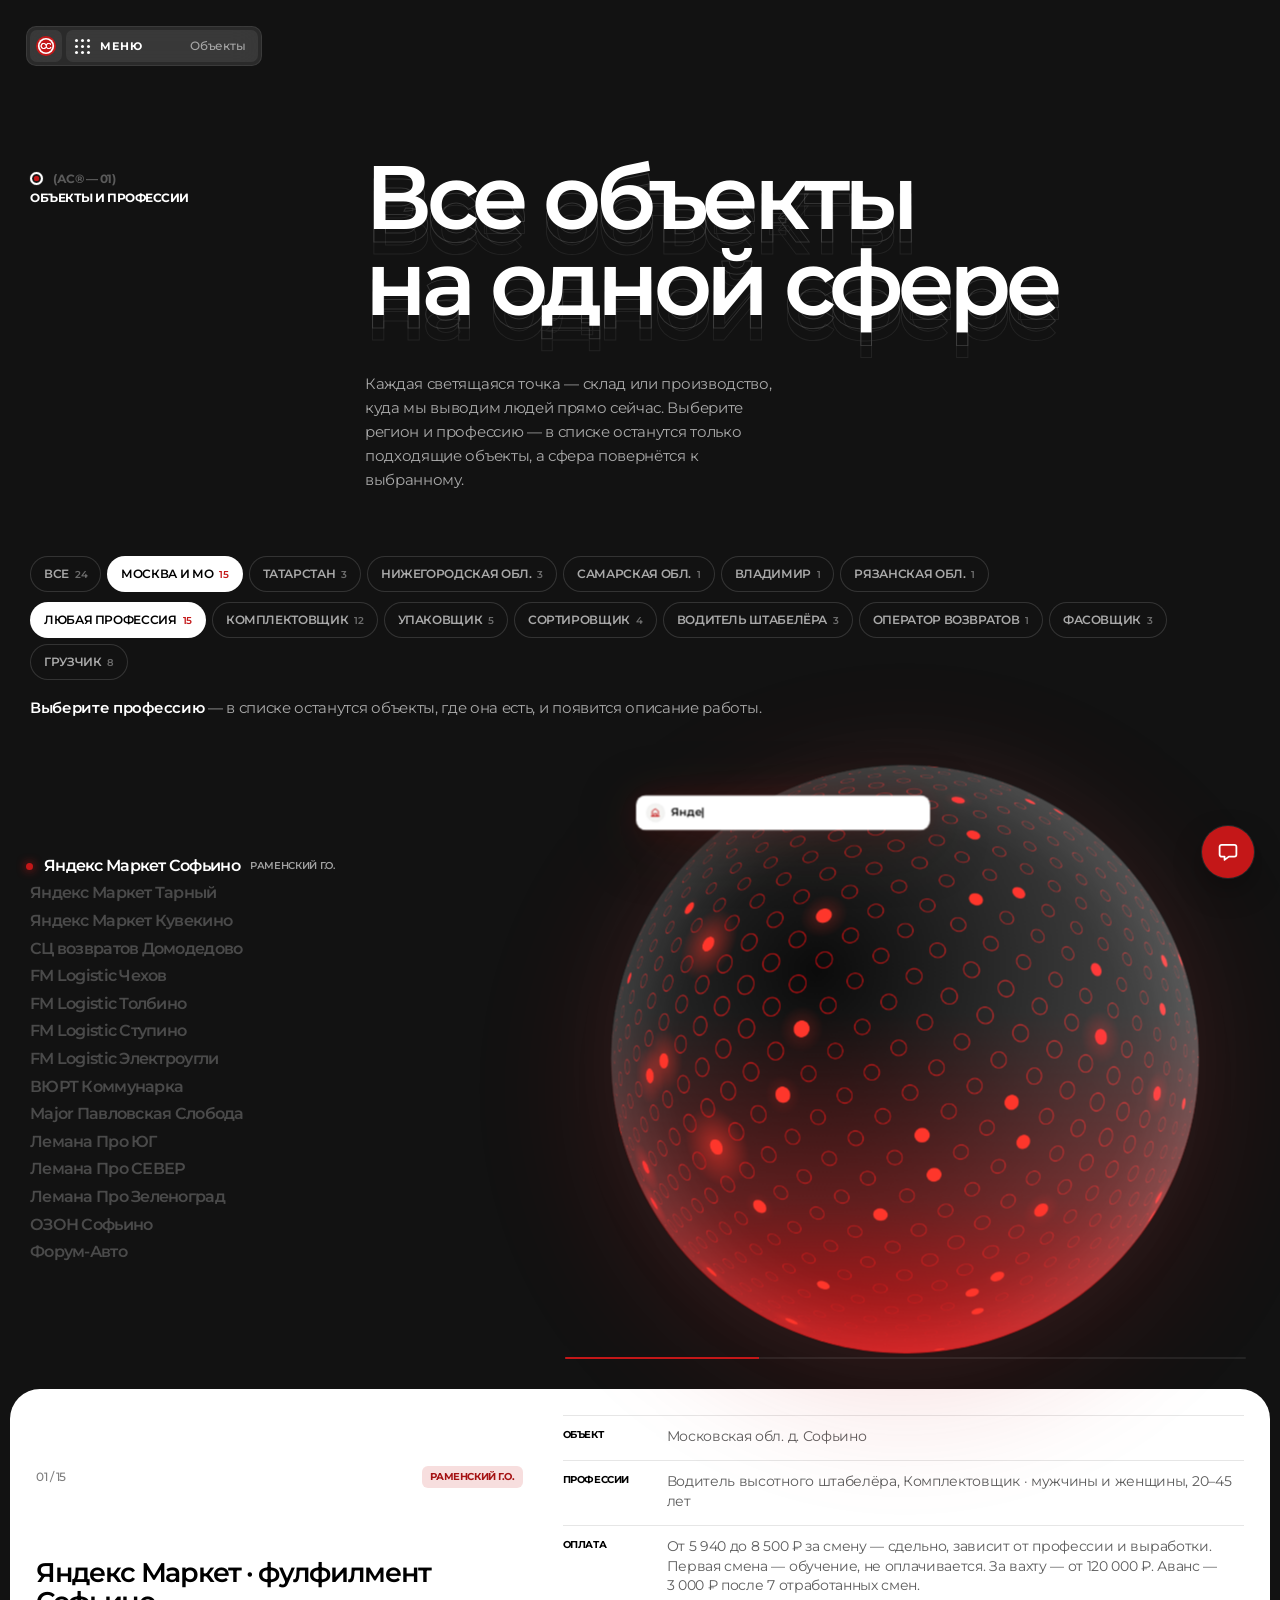
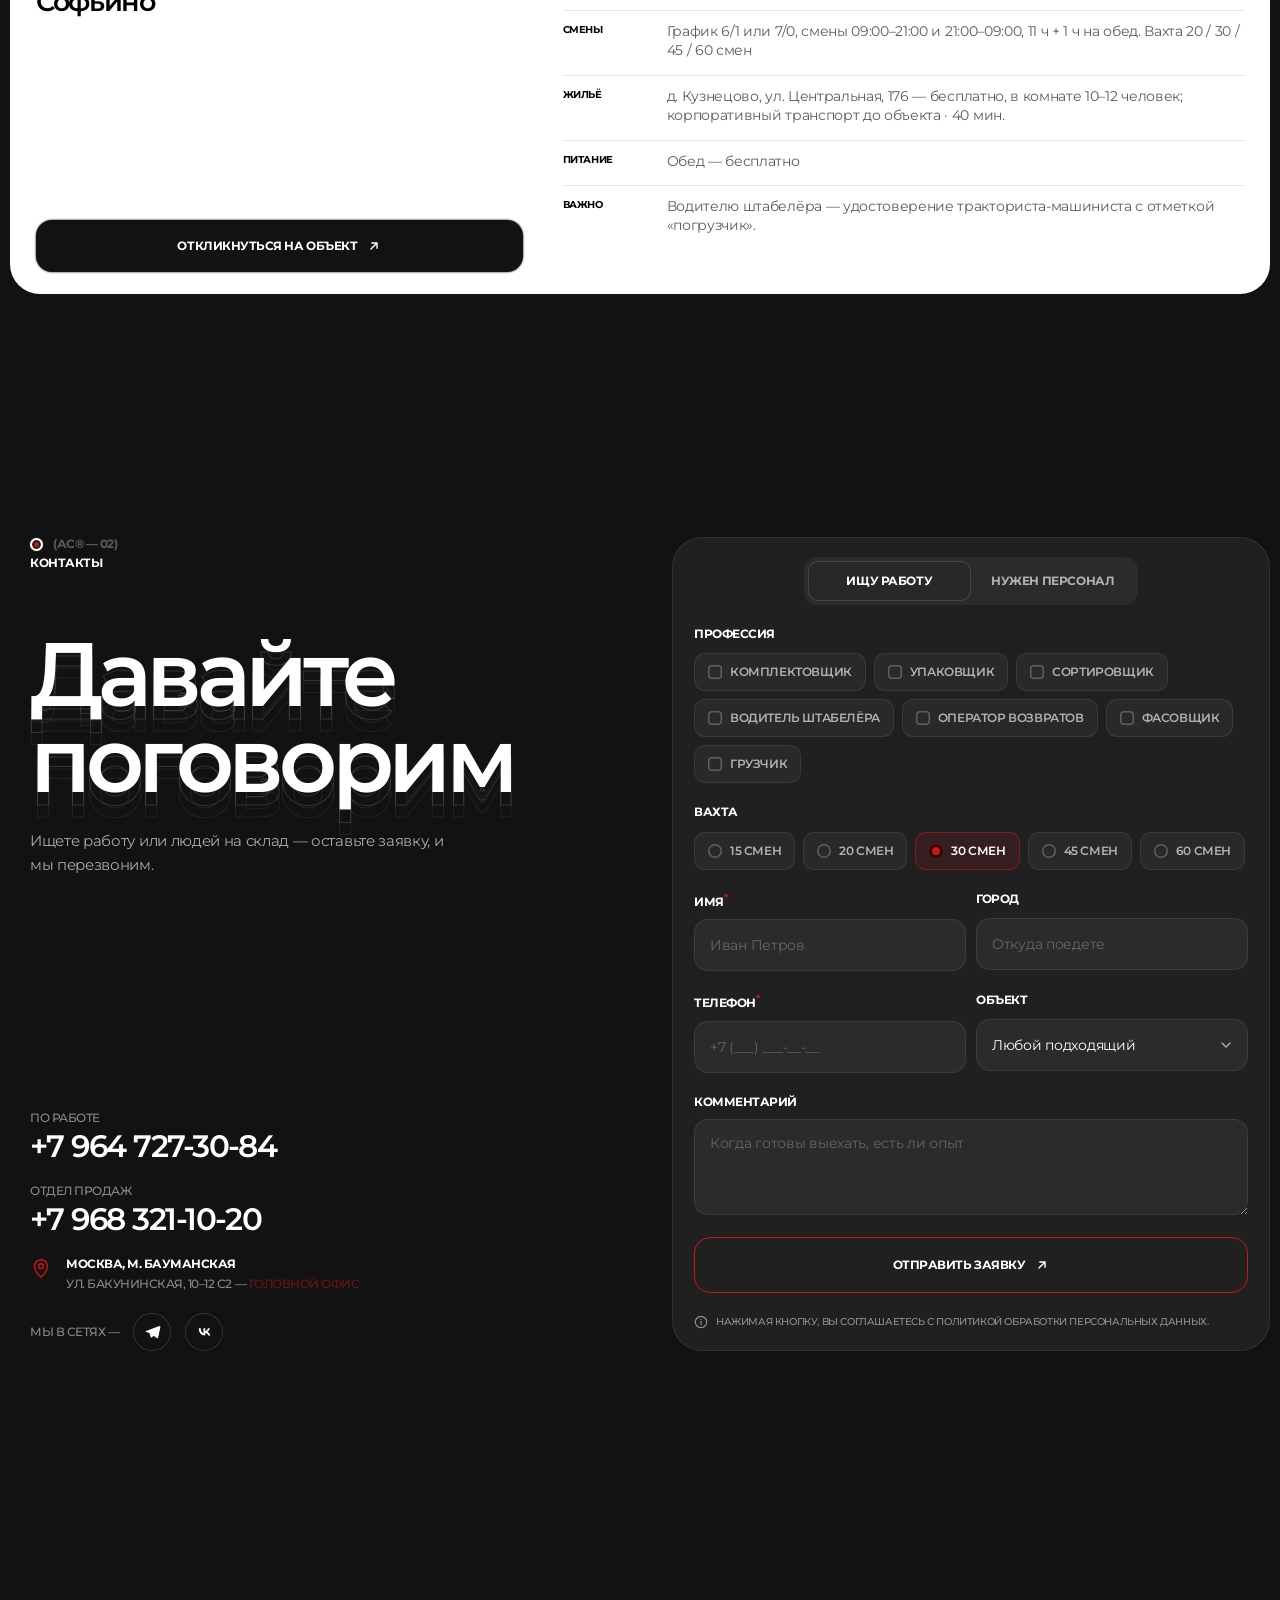
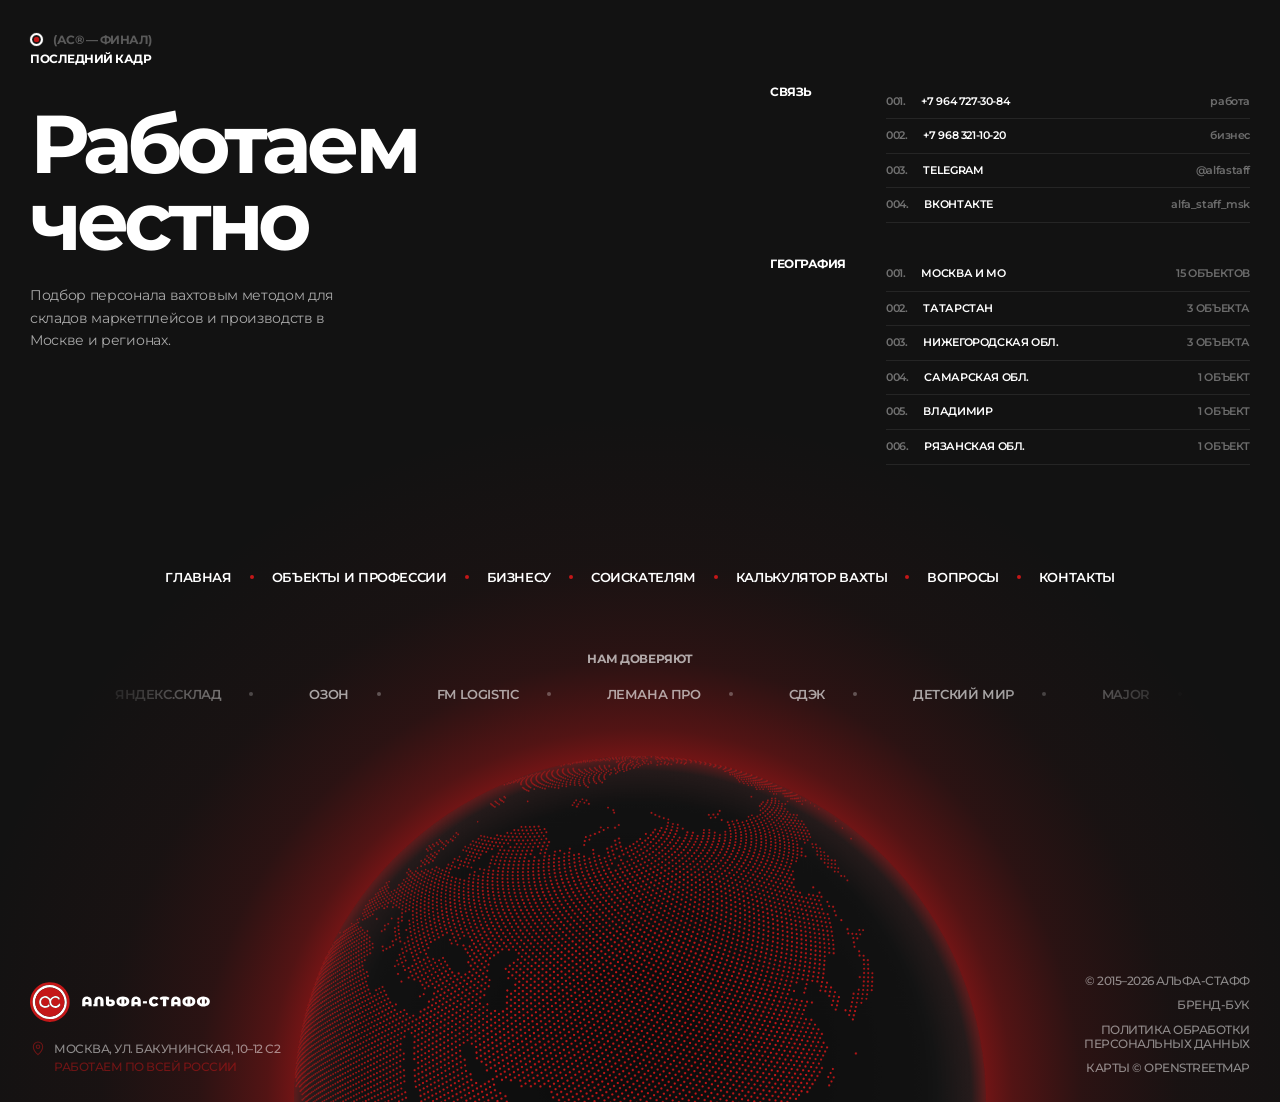
<file: objects.html>
<!doctype html>
<!-- Страница собрана tools/build_pages.py из index.html и tools/pages/objects.main.html — вручную не править. -->
<html lang="ru" data-page="objects" data-style="company" data-fonts="company">
<head>
  <meta charset="utf-8">
  <meta name="viewport" content="width=device-width, initial-scale=1">
  <title>Объекты и профессии — работа вахтой | Альфа-Стафф</title>
  <meta name="description" content="Склады маркетплейсов и производства в Москве и регионах: условия, ставки, жильё и питание по каждому объекту. Выберите регион и профессию — покажем подходящие вахты.">
  <meta name="theme-color" content="#121212">
  <link rel="icon" href="assets/brandbook/mark.svg" type="image/svg+xml">
  <link rel="apple-touch-icon" href="assets/brandbook/apple-touch-icon.png">
  <meta property="og:title" content="Объекты и профессии — работа вахтой | Альфа-Стафф">
  <meta property="og:description" content="Склады маркетплейсов и производства в Москве и регионах: условия, ставки, жильё и питание по каждому объекту. Выберите регион и профессию — покажем подходящие вахты.">
  <meta property="og:image" content="assets/brandbook/social-preview.png">
  <link rel="stylesheet" href="css/fonts.css?v=20261005branding-only">
  <link rel="stylesheet" href="css/style-company.css?v=20261025b">
  <link rel="stylesheet" href="css/company.css?v=20261013a">
  <link rel="stylesheet" href="css/calculators/ui-base.css?v=20261020business38">
<link rel="stylesheet" href="css/calc-views.css?v=20261020opening43">
<link rel="stylesheet" href="css/calculators/goal.css?v=20261020extension42">
<link rel="stylesheet" href="css/calculators/money-slider.css?v=20261020glow46">
<link rel="stylesheet" href="css/calculators/themes.css?v=20261020glow44">
<link rel="stylesheet" href="css/calculators/employer.css?v=20261020glow46">
</head>
<body>
  <a class="skip" href="#main">К содержанию</a>

  <!-- ============ ФИКСИРОВАННЫЕ ЭЛЕМЕНТЫ ============ -->
  <!-- ============ ПЛАШКА: МЕНЮ И ЧАТ (как у Xirex) ============ -->
  <header class="nav nav--duo" data-nav>
    <div class="nav__box">
      <div class="nav__bar">
        <!-- две кнопки: знак — на главную (на главной — наверх), ⋮⋮ МЕНЮ · страница — меню; название страницы ставит tools/build_pages.py -->
        <a class="nav__home" href="index.html" aria-label="Альфа-Стафф — на главную"><svg class="nav__mark nav__inv" viewBox="0 0 64 64" aria-hidden="true"><use href="#mark-sm" /></svg><svg class="nav__mark nav__ink" viewBox="0 0 64 64" aria-hidden="true"><use href="#mark-sm" /></svg></a>
        <button class="nav__trigger" type="button" aria-label="Меню" aria-expanded="false" aria-controls="nav-menu">
          <span class="nav__ico" aria-hidden="true"><span class="nav__dots"><i></i><i></i><i></i><i></i><i></i><i></i><i></i><i></i><i></i></span></span>
          <span class="nav__label" aria-hidden="true"><span>Меню</span></span>
          <span class="nav__page" aria-hidden="true" data-nav-page>Объекты</span>
        </button>
      </div>

      <div class="nav__drop">
        <div class="nav__inner">
          <nav class="nav__menu" id="nav-menu" aria-label="Меню" hidden>
            <ul class="nav__list">
              <li><a class="nav__link" href="index.html"><span data-glitch>Главная</span></a></li>
              <li><a class="nav__link" href="objects.html" aria-current="page"><span data-glitch>Объекты и профессии</span></a></li>
              <li class="nav__has-sub"><a class="nav__link" href="business.html" aria-haspopup="true"><span data-glitch>Бизнесу</span></a>
                <ul class="nav__sub">
                  <li><a href="business.html#step-0"><span data-glitch>Аутстаффинг</span></a></li>
                  <li><a href="business.html#step-1"><span data-glitch>Рекрутинг</span></a></li>
                  <li><a href="business.html#step-2"><span data-glitch>Лизинг персонала</span></a></li>
                  <li><a href="business.html#step-3"><span data-glitch>Аутсорсинг</span></a></li>
                </ul>
              </li>
              <li><a class="nav__link" href="index.html#process"><span data-glitch>Как проходит вахта</span></a></li>
              <li><a class="nav__link" href="#calculator" data-calc-link><span data-glitch>Калькулятор вахты</span></a></li>
              <li><a class="nav__link" href="index.html#faq"><span data-glitch>Вопросы</span></a></li>
              <li><a class="nav__link" href="#contact"><span data-glitch>Контакты</span></a></li>
            </ul>
            <div class="nav__social">
              <a href="https://t.me/alfastaff" target="_blank" rel="noopener" aria-label="Telegram — @alfastaff"><svg viewBox="0 0 24 24"><circle cx="12" cy="12" r="9.25" /><path d="M7.2 11.7l9-3.6c.4-.2.8.1.7.6l-1.5 7.1c-.1.5-.5.6-.9.4l-2.4-1.8-1.2 1.1c-.1.1-.3.2-.5.2l.2-2.4 4.4-4-5.5 3.4-2.3-.7c-.5-.2-.5-.5 0-.7z" /></svg></a>
              <a href="https://vk.com/alfa_staff_msk" target="_blank" rel="noopener" aria-label="ВКонтакте — alfa_staff_msk"><svg viewBox="0 0 24 24"><rect x="2.75" y="2.75" width="18.5" height="18.5" rx="5.5" /><path d="M12.6 15.6c-3.6 0-5.7-2.5-5.8-6.6h1.8c.1 3 1.4 4.3 2.5 4.6V9h1.7v2.6c1-.1 2.1-1.3 2.5-2.6h1.7c-.3 1.6-1.4 2.8-2.3 3.3.9.4 2.3 1.5 2.8 3.3h-1.9c-.4-1.2-1.4-2.2-2.8-2.3v2.3h-.2z" class="fill" /></svg></a>
              <a href="tel:+79647273084" aria-label="Позвонить: +7 964 727-30-84"><svg viewBox="0 0 24 24"><path d="M8.6 3.8l1.6 3.6c.2.5.1 1-.3 1.4l-1.4 1.3c.9 1.9 2.4 3.4 4.3 4.3l1.3-1.4c.4-.4.9-.5 1.4-.3l3.6 1.6c.5.2.8.8.7 1.3l-.4 2.2c-.1.6-.6 1-1.2 1C10.6 18.4 5.6 13.4 5.2 7.1c0-.6.4-1.1 1-1.2l2.2-.4c.5-.1 1 .2 1.2.7z" /></svg></a>
            </div>
            <span class="nav__sep" aria-hidden="true"><b></b></span>
            <div class="nav__contacts">
              <a href="tel:+79647273084">+7 964 727-30-84 · работа</a>
              <a href="tel:+79683211020">+7 968 321-10-20 · бизнес</a>
            </div>
          </nav>
        </div>
      </div>
    </div>
  </header>

  <!-- чат с отделом подбора: кнопка в правом нижнем углу, окно раскрывается вверх -->
  <div class="chatw" data-chatw>
    <div class="chat chatw__panel" id="nav-chat" role="dialog" aria-label="Чат с отделом подбора" hidden>
      <div class="chat__head">
        <svg class="chat__ava" viewBox="0 0 64 64" aria-hidden="true"><use href="#mark-sm" /></svg>
        <span class="chat__who"><b>Отдел подбора</b><span class="mono"><i></i>На связи · ответим за 30 минут</span></span>
      </div>
      <div class="chat__log" data-chat-log data-lenis-prevent aria-live="polite"></div>
      <div class="chat__quick" data-chat-quick></div>
      <form class="chat__form" data-chat-form novalidate>
        <label class="chat__field"><span class="visually-hidden">Сообщение</span><textarea name="msg" rows="2" placeholder="Ваше сообщение…" maxlength="1000"></textarea></label>
        <button class="chat__send" type="submit" aria-label="Отправить в Telegram"><svg viewBox="0 0 16 16" aria-hidden="true"><path d="M4.5 11.5l7-7M5.5 4.5h6v6" /></svg></button>
        <p class="chat__note mono">Откроется Telegram @alfastaff — текст уже вписан</p>
      </form>
    </div>
    <button class="chatw__btn" type="button" aria-label="Чат с отделом подбора — ответим за 30 минут" aria-expanded="false" aria-controls="nav-chat">
      <svg class="chatw__ico" viewBox="0 0 16 16" aria-hidden="true"><path d="M3.4 2.75h9.2c.83 0 1.5.67 1.5 1.5v5.6c0 .83-.67 1.5-1.5 1.5H8.6l-3.1 2.4v-2.4H3.4c-.83 0-1.5-.67-1.5-1.5v-5.6c0-.83.67-1.5 1.5-1.5z" /></svg>
      <svg class="chatw__x" viewBox="0 0 16 16" aria-hidden="true"><path d="M4.5 4.5l7 7M11.5 4.5l-7 7" /></svg>
    </button>
    <span class="chatw__tag" aria-hidden="true">Ответим за 30 минут</span>
  </div>

  <div class="dock" aria-hidden="true">
    <a class="dock__cta" href="#contact" tabindex="-1"><span class="scramble" data-text="Оставить заявку">Оставить заявку</span><svg viewBox="0 0 16 16"><path d="M4.5 11.5l7-7M5.5 4.5h6v6" /></svg></a>
    <a class="dock__top" href="#main" tabindex="-1" aria-label="Наверх"><svg viewBox="0 0 16 16"><path d="M8 13V3M3.5 7.5L8 3l4.5 4.5" /></svg></a>
  </div>

  <main id="main">
    <!-- ============ ОБЪЕКТЫ И ПРОФЕССИИ ============ -->
    <section class="objects" id="objects" aria-labelledby="objects-title">
      <header class="sec-head">
        <div class="kicker kicker--dark reveal">
          <span class="kicker__ico" aria-hidden="true"><i></i><b></b></span>
          <span class="kicker__idx">(АС® — 01)</span>
          <span class="kicker__title">Объекты и профессии</span>
        </div>
        <h1 class="sec-title sec-title--echo" id="objects-title" data-echo="Все объекты на одной сфере">Все объекты<br>на одной сфере</h1>
        <p class="sec-lead reveal">Каждая светящаяся точка — склад или производство, куда мы выводим людей прямо сейчас. Выберите регион и профессию — в списке останутся только подходящие объекты, а сфера повернётся к выбранному.</p>
      </header>

      <div class="obj-regions" role="tablist" aria-label="Регион" data-obj-regions></div>
      <!-- профессии — второй строкой фильтров: число — сколько объектов с этой профессией (в выбранном регионе) -->
      <div class="obj-regions obj-profs" role="tablist" aria-label="Профессия" data-obj-profs></div>
      <p class="obj-prof-note" data-obj-prof-note aria-live="polite"></p>
      <div class="objects__grid">
        <ol class="obj-list" role="listbox" aria-label="Объекты" data-obj-list></ol>

        <div class="objects__stage">
          <div class="sphere sphere--dark" data-sphere="map">
            <div class="sphere-wrap">
              <div class="sphere-background"></div>
              <div class="sphere-highlight"></div>
              <canvas class="sphere-canvas" aria-hidden="true"></canvas>
              <svg class="sphere-leader" aria-hidden="true"><path d="" /></svg>
              <div class="sphere-card sphere-card--map" aria-hidden="true">
                <div class="sc-head">
                  <span class="sc-ico" aria-hidden="true"><svg viewBox="0 0 24 24"><path d="M3 21h18M5 21V9l7-5 7 5v12" /><path d="M9 21v-6h6v6" /></svg></span>
                  <p class="sc-name" data-f="name"></p>
                </div>
                <div class="sc-body">
                  <div class="sc-top"><p class="sc-loc" data-f="location"></p><span class="sc-region" data-f="region"></span></div>
                  <div class="sc-stats">
                    <div><p class="sc-label">Ставка/Смена</p><p class="sc-value" data-f="rate"></p></div>
                    <div><p class="sc-label">Смена</p><p class="sc-value" data-f="shift"></p></div>
                    <div><p class="sc-label">Вакансий</p><p class="sc-value" data-f="count"></p></div>
                    <div><p class="sc-label">Питание</p><p class="sc-value" data-f="meals"></p></div>
                  </div>
                  <p class="sc-line"><svg viewBox="0 0 24 24"><circle cx="12" cy="7" r="4" /><path d="M5 21v-2a7 7 0 0 1 14 0v2" /></svg><b data-f="jobs"></b></p>
                  <p class="sc-line"><svg viewBox="0 0 24 24"><path d="M3 12l9-8 9 8M5 10v10h14V10" /></svg><span>Хостел: <span data-f="hostel"></span></span></p>
                </div>
              </div>
            </div>
          </div>
          <div class="objects__progress" aria-hidden="true"><span data-obj-progress></span></div>
        </div>

        <article class="obj-detail" aria-live="polite" data-obj-detail>
          <div class="obj-detail__head">
            <span class="mono mono--dim" data-d="index">01 / 23</span>
            <span class="mono obj-detail__tag" data-d="tag"></span>
          </div>
          <h3 class="obj-detail__title" data-d="name"></h3>
          <dl class="obj-detail__rows">
            <div><dt class="mono">Объект</dt><dd data-d="address"></dd></div>
            <div><dt class="mono">Профессии</dt><dd data-d="jobs"></dd></div>
            <div><dt class="mono">Оплата</dt><dd data-d="pay"></dd></div>
            <div><dt class="mono">Смены</dt><dd data-d="shift"></dd></div>
            <div><dt class="mono">Жильё</dt><dd data-d="hostel"></dd></div>
            <div><dt class="mono">Питание</dt><dd data-d="meals"></dd></div>
            <div hidden><dt class="mono">Важно</dt><dd data-d="note"></dd></div>
          </dl>
          <a class="btn btn--black btn--block" href="#contact" data-obj-apply><span class="scramble" data-text="Откликнуться на объект">Откликнуться на объект</span><svg class="btn__arrow" viewBox="0 0 16 16"><path d="M4.5 11.5l7-7M5.5 4.5h6v6" /></svg></a>
        </article>
      </div>
    </section>

    <section class="contact" id="contact" aria-labelledby="contact-title">
      <div class="contact__left">
        <div class="kicker kicker--dark reveal">
          <span class="kicker__ico" aria-hidden="true"><i></i><b></b></span>
          <span class="kicker__idx">(АС® — 02)</span>
          <span class="kicker__title">Контакты</span>
        </div>
        <h2 class="sec-title sec-title--echo" id="contact-title" data-echo="Давайте поговорим">Давайте<br>поговорим</h2>
        <p class="sec-lead reveal">Ищете работу или людей на склад — оставьте заявку, и мы перезвоним.</p>

        <div class="contact__lines">
          <a class="contact__phone" href="tel:+79647273084"><span class="mono mono--dim">По работе</span>+7 964 727-30-84</a>
          <a class="contact__phone" href="tel:+79683211020"><span class="mono mono--dim">Отдел продаж</span>+7 968 321-10-20</a>
          <div class="contact__addr">
            <svg viewBox="0 0 24 24" aria-hidden="true"><path d="M12 22s7-6.2 7-12a7 7 0 1 0-14 0c0 5.8 7 12 7 12z" /><circle cx="12" cy="10" r="2.6" /></svg>
            <span><span class="mono">Москва, м. Бауманская</span><span class="mono mono--dim">ул. Бакунинская, 10–12 с2 — <em>головной офис</em></span></span>
          </div>
          <div class="socials">
            <span class="mono mono--dim">Мы в сетях —</span>
            <a href="https://t.me/alfastaff" target="_blank" rel="noopener" aria-label="Telegram"><svg viewBox="0 0 24 24"><path d="M21.5 4.2L2.9 11.4c-.9.4-.9 1 .1 1.3l4.7 1.5 1.8 5.6c.2.6.4.8.9.8.4 0 .6-.2.9-.5l2.3-2.2 4.7 3.5c.9.5 1.5.2 1.7-.8l3.1-14.6c.3-1.3-.5-1.9-1.6-1.4z" /></svg></a>
            <a href="https://vk.com/alfa_staff_msk" target="_blank" rel="noopener" aria-label="ВКонтакте"><svg viewBox="0 0 24 24"><path d="M12.8 17.5c-5.6 0-8.8-3.8-8.9-10.2h2.8c.1 4.7 2.2 6.6 3.8 7V7.3h2.6v4c1.6-.2 3.3-2 3.8-4h2.6c-.4 2.5-2.2 4.3-3.6 5.1 1.4.6 3.5 2.3 4.3 5.1h-2.9c-.6-1.9-2.1-3.3-4.2-3.5v3.5h-.3z" /></svg></a>
          </div>
        </div>
      </div>

      <form class="form" data-form novalidate>
        <div class="form__tabs" role="tablist" aria-label="Тип заявки">
          <button type="button" role="tab" aria-selected="true" data-tab-btn="job">Ищу работу</button>
          <button type="button" role="tab" aria-selected="false" data-tab-btn="business">Нужен персонал</button>
          <span class="form__tab-thumb" aria-hidden="true"></span>
        </div>

        <fieldset class="form__group" data-for="job">
          <legend class="mono">Профессия</legend>
          <div class="pick" data-pick="multi" data-prof-pick>
            <label><input type="checkbox" name="prof" value="Комплектовщик"><span>Комплектовщик</span></label>
            <label><input type="checkbox" name="prof" value="Упаковщик"><span>Упаковщик</span></label>
            <label><input type="checkbox" name="prof" value="Сортировщик"><span>Сортировщик</span></label>
            <label><input type="checkbox" name="prof" value="ВВШ"><span>Водитель штабелёра</span></label>
          </div>
        </fieldset>
        <fieldset class="form__group" data-for="job">
          <legend class="mono">Вахта</legend>
          <div class="pick" data-pick="single">
            <label><input type="radio" name="shifts" value="15"><span>15 смен</span></label>
            <label><input type="radio" name="shifts" value="20"><span>20 смен</span></label>
            <label><input type="radio" name="shifts" value="30" checked><span>30 смен</span></label>
            <label><input type="radio" name="shifts" value="45"><span>45 смен</span></label>
            <label><input type="radio" name="shifts" value="60"><span>60 смен</span></label>
          </div>
        </fieldset>

        <fieldset class="form__group" data-for="business" hidden>
          <legend class="mono">Услуга</legend>
          <div class="pick" data-pick="multi">
            <label><input type="checkbox" name="service" value="Аутстаффинг"><span>Аутстаффинг</span></label>
            <label><input type="checkbox" name="service" value="Рекрутинг"><span>Рекрутинг</span></label>
            <label><input type="checkbox" name="service" value="Лизинг"><span>Лизинг персонала</span></label>
            <label><input type="checkbox" name="service" value="Аутсорсинг"><span>Аутсорсинг</span></label>
          </div>
        </fieldset>
        <fieldset class="form__group" data-for="business" hidden>
          <legend class="mono">Сколько людей нужно</legend>
          <div class="pick" data-pick="single">
            <label><input type="radio" name="headcount" value="до 10"><span>До 10</span></label>
            <label><input type="radio" name="headcount" value="10–50" checked><span>10–50</span></label>
            <label><input type="radio" name="headcount" value="50–100"><span>50–100</span></label>
            <label><input type="radio" name="headcount" value="100+"><span>100+</span></label>
          </div>
        </fieldset>

        <div class="form__row">
          <label class="field"><span class="mono">Имя<sup>*</sup></span><input type="text" name="name" autocomplete="name" placeholder="Иван Петров" required></label>
          <label class="field" data-for="business" hidden><span class="mono">Компания</span><input type="text" name="company" autocomplete="organization" placeholder="ООО «Склад»"></label>
          <label class="field" data-for="job"><span class="mono">Город</span><input type="text" name="city" autocomplete="address-level2" placeholder="Откуда поедете"></label>
        </div>
        <div class="form__row">
          <label class="field"><span class="mono">Телефон<sup>*</sup></span><input type="tel" name="phone" autocomplete="tel" placeholder="+7 (___) ___-__-__" required></label>
          <label class="field" data-for="job"><span class="mono">Объект</span><select name="object" data-object-select><option value="">Любой подходящий</option></select></label>
          <label class="field" data-for="business" hidden><span class="mono">Email</span><input type="email" name="email" autocomplete="email" placeholder="hr@company.ru"></label>
        </div>
        <label class="field field--area"><span class="mono" data-area-label>Комментарий</span><textarea name="message" rows="3" placeholder="Когда готовы выехать, есть ли опыт"></textarea></label>

        <button class="btn btn--outline btn--block form__submit" type="submit"><span class="scramble" data-text="Отправить заявку">Отправить заявку</span><svg class="btn__arrow" viewBox="0 0 16 16"><path d="M4.5 11.5l7-7M5.5 4.5h6v6" /></svg></button>
        <p class="form__legal mono mono--dim"><svg viewBox="0 0 16 16" aria-hidden="true"><circle cx="8" cy="8" r="6.5" /><path d="M8 7v4M8 4.8v.2" /></svg>Нажимая кнопку, вы соглашаетесь с политикой обработки персональных данных.</p>

        <div class="form__done" hidden>
          <svg viewBox="0 0 64 64" aria-hidden="true"><use href="#mark-inv" /></svg>
          <p class="form__done-title">Заявка принята</p>
          <p class="mono mono--dim">Перезвоним в рабочее время. Если срочно — +7 964 727-30-84</p>
          <button type="button" class="btn btn--glass" data-form-reset><span>Отправить ещё одну</span></button>
        </div>
      </form>
    </section>
  </main>

  <!-- ============ КАЛЬКУЛЯТОР — окно (js/calc-modal.js); открывается кнопкой в кармашке первого экрана.
       Основной расчёт — от желаемой суммы к сроку; светлая и тёмная темы ============ -->
  <div class="cm" data-cm data-calc-view="goal" data-calc-theme="light" hidden>
    <div class="cm__backdrop" data-cm-close></div>
    <div class="calc-workspace" role="dialog" aria-modal="true" aria-labelledby="cm-title">
      <aside class="calc-sidebar" aria-label="Настройки представления калькулятора">
        <div class="calc-sidebar__head"><span>Калькулятор</span><button type="button" class="cm__close" data-cm-close aria-label="Закрыть калькулятор"><svg viewBox="0 0 16 16"><path d="M4 4l8 8M12 4l-8 8" /></svg></button></div>

        <div class="calc-theme-switch" role="group" aria-label="Тема калькулятора">
          <span class="calc-sidebar__label">Оформление</span>
          <div><button type="button" data-cv-theme="light" aria-pressed="true">Светлое</button><button type="button" data-cv-theme="dark" aria-pressed="false">Тёмное</button></div>
        </div>
        <div class="calc-audience"><span class="calc-sidebar__label">Для кого</span><div class="cm__tabs" role="tablist" aria-label="Кто считает">
          <button type="button" role="tab" aria-selected="true" data-cm-tab="job">Ищу работу</button>
          <button type="button" role="tab" aria-selected="false" data-cm-tab="biz">Нужен персонал</button>
          <span class="cm__tab-thumb" aria-hidden="true"></span>
        </div></div>
      </aside>
    <div class="cm__panel" data-lenis-prevent>
      <div class="cm__head">
        <div class="cm__head-t">
          <span class="mono mono--dim">(АС®&nbsp;— Калькулятор)</span>
          <h2 class="cm__title" id="cm-title">Калькулятор вахты</h2>
        </div>


      </div>

      <section class="calc-source-views" data-cv aria-label="Расчёт вашей вахты">
<section id="alfa-goal" aria-label="Калькулятор вахты: от суммы к сроку">
  <header class="ag-header"><span class="calc-source-brand" role="img" aria-label="Альфа-Стафф"><svg class="calc-source-mark" viewBox="0 0 64 64" aria-hidden="true"><use href="#mark-sm"/></svg><svg class="calc-source-wordmark" viewBox="0 0 665.361725 57.807037" aria-hidden="true"><use href="#brandbook-wordmark"/></svg></span><div class="ag-header-tools"><span class="ag-kicker">Калькулятор вахты</span><button type="button" class="ag-sound-toggle" id="ag-sound-toggle" aria-pressed="true" aria-label="Выключить звук шкалы" title="Выключить звук шкалы"><svg viewBox="0 0 24 24" aria-hidden="true"><path d="M11 5 6 9H3v6h3l5 4Z"/><path class="ag-sound-waves" d="M15 8a6 6 0 0 1 0 8M18 5a10 10 0 0 1 0 14"/><path class="ag-sound-off" d="m16 9 6 6m0-6-6 6"/></svg><span>Звук</span></button></div></header>
  <h2>С какой суммой<br>хотите вернуться?</h2>
  <div class="ag-context" aria-label="Место и должность">
    <label>Регион<select id="ag-region" data-ag="region" aria-label="Регион работы"></select></label>
    <label>Должность<select id="ag-role" data-ag="role" aria-label="Должность"></select></label>
    <label>Объект<select id="ag-object" data-ag="object" aria-label="Объект работы"></select></label>
  </div>
  <p class="ag-notice" id="ag-notice" role="status" hidden></p>
  <div class="ag-instruments" id="ag-instruments">
    <section class="ag-instrument ag-goal" aria-label="Желаемая сумма">
      <div class="ag-money-heading"><span class="ag-endpoint" id="ag-money-unit">тыс. ₽</span><label for="ag-target">Хочу привезти</label></div>
      <div class="ag-money-scale">
        <svg class="ag-money-contour" id="ag-money-contour" viewBox="0 0 120 250" aria-hidden="true" focusable="false">
          <defs>
            <radialGradient id="ag-money-light" gradientUnits="userSpaceOnUse" cx="60" cy="150" r="52"><stop offset="0" stop-color="var(--ag-light-core)"/><stop offset=".3" stop-color="var(--ag-light-edge)"/><stop offset=".65" stop-color="var(--ag-slider-accent)" stop-opacity=".7"/><stop offset="1" stop-color="var(--ag-slider-accent)" stop-opacity="0"/></radialGradient>
            <radialGradient id="ag-money-bloom" gradientUnits="userSpaceOnUse" cx="59" cy="150" r="50"><stop offset="0" stop-color="var(--ag-light-bloom)"/><stop offset=".45" stop-color="var(--ag-light-bloom)" stop-opacity=".7"/><stop offset="1" stop-color="var(--ag-light-bloom)" stop-opacity="0"/></radialGradient>
            <!-- Explicit filter bounds: the contour is only 10px wide, so
                 objectBoundingBox percentages cut the blur into a rectangle. -->
            <filter id="ag-money-blur" filterUnits="userSpaceOnUse" x="-60" y="-80" width="240" height="410" color-interpolation-filters="sRGB"><feGaussianBlur stdDeviation="12 5"/></filter>
            <filter id="ag-money-tight-blur" filterUnits="userSpaceOnUse" x="-60" y="-80" width="240" height="410" color-interpolation-filters="sRGB"><feGaussianBlur stdDeviation="2"/></filter>
            <filter id="ag-money-edge-aa" filterUnits="userSpaceOnUse" x="-60" y="-80" width="240" height="410" color-interpolation-filters="sRGB"><feGaussianBlur stdDeviation=".25"/></filter>
            <linearGradient id="ag-money-fade" gradientUnits="userSpaceOnUse" x1="0" y1="0" x2="0" y2="250"><stop offset="0" stop-color="white" stop-opacity="0"/><stop offset=".06" stop-color="white"/><stop offset=".94" stop-color="white"/><stop offset="1" stop-color="white" stop-opacity="0"/></linearGradient>
            <mask id="ag-money-fade-mask" maskUnits="userSpaceOnUse" x="-60" y="-80" width="240" height="410" style="mask-type:alpha"><rect x="-60" y="-80" width="240" height="410" fill="url(#ag-money-fade)"/></mask>
            <path id="ag-money-line" d="M69 0V250"/>
            <path id="ag-money-left-shape" d="M69 -80V330H-60V-80Z"/>
            <clipPath id="ag-money-left-clip" clipPathUnits="userSpaceOnUse"><use href="#ag-money-left-shape"/></clipPath>
          </defs>
          <use href="#ag-money-line" class="ag-money-line-base"/>
          <g class="ag-money-light-field" clip-path="url(#ag-money-left-clip)" mask="url(#ag-money-fade-mask)">
            <ellipse class="ag-money-line-glow" cx="59" cy="150" rx="50" ry="32" filter="url(#ag-money-blur)"/>
            <use href="#ag-money-line" class="ag-money-line-near" filter="url(#ag-money-tight-blur)"/>
          </g>
          <g id="ag-money-ticks"></g><g id="ag-money-labels"></g>
          <use href="#ag-money-line" class="ag-money-line-lit" filter="url(#ag-money-edge-aa)" mask="url(#ag-money-fade-mask)"/>
        </svg>
        <span class="ag-money-knob" aria-hidden="true"><svg viewBox="0 0 14 22"><path d="M7 2l4 7H3zM7 20l-4-7h8z"/></svg></span>
        <input id="ag-target-range" data-ag="target-range" type="range" min="0" max="600000" step="1000" value="180000" aria-label="Желаемая сумма в рублях">
        <div class="ag-money-readout"><input id="ag-target" data-ag="target" inputmode="numeric" type="text" value="180" autocomplete="off" aria-label="Хочу привезти, тысяч рублей" aria-describedby="ag-goal-hint ag-money-unit ag-target-error"><span class="ag-money-value-unit" aria-hidden="true">тыс. ₽</span></div>
      </div>
      <div class="ag-money-help"><p id="ag-goal-hint">Желаемая сумма после налога и расходов</p><p id="ag-target-error" class="ag-error" role="alert" hidden>Укажите целое число тысяч больше нуля.</p></div>
      <div class="ag-scale-limits" id="ag-limits" aria-label="Расчётные пределы дохода"><span id="ag-base-limit"></span><span id="ag-high-limit" hidden></span></div>
      <span class="ag-link-arrow" aria-hidden="true">→</span>
    </section>
    <section class="ag-instrument ag-duration" aria-label="Подходящий срок вахты">
      <div class="ag-duration-content">
        <div class="ag-duration-summary"><span class="ag-instrument-label" id="ag-duration-label">Для этого нужно</span><div class="ag-shift-number"><output id="ag-shifts">30</output><span id="ag-shifts-unit">смен</span></div><p class="ag-duration-extension" id="ag-duration-extension"></p></div>
        <div class="ag-duration-calendar"><p class="ag-days">≈ <output id="ag-days">37</output> <span id="ag-calendar-unit">календарных дней</span></p><p class="ag-duration-note" id="ag-duration-note">Минимальная подходящая вахта</p></div>
        <div class="ag-schedule" id="ag-schedule" aria-label="График работы"></div>
      </div>
      <div class="ag-duration-rail"><span class="ag-endpoint">Смены</span><div class="ag-duration-track" id="ag-duration-track" aria-label="Доступная длительность вахты"></div></div>
    </section>
  </div>
  <div class="ag-empty" id="ag-empty" hidden><b>Подберём другой объект</b><p id="ag-empty-text"></p></div>
  <div class="ag-result" id="ag-result" aria-live="polite" aria-atomic="true">
    <div><span class="ag-result-label">После налога и расходов</span><div class="ag-result-number"><output id="ag-home">186 527</output> <span>₽</span></div><span class="ag-result-delta" id="ag-delta">На 6 527 ₽ больше цели</span></div>
    <div class="ag-result-action"><span id="ag-basis">При 100 % выработке</span><button type="button" id="ag-conditions-open" data-ag="conditions-open">Условия этой вахты <span aria-hidden="true">↗</span></button></div>
  </div>
  <section class="ag-feasibility" id="ag-feasibility" aria-label="Достижимость суммы" hidden>
    <p id="ag-feasibility-text" aria-live="polite"></p>
    <div class="ag-feasibility-actions"><button type="button" id="ag-try-high" hidden></button><button type="button" id="ag-alternatives-toggle" aria-expanded="false" aria-controls="ag-alternatives" hidden></button></div>
    <div class="ag-alternatives" id="ag-alternatives" hidden></div>
  </section>
  <div class="ag-options" id="ag-options">
    <div class="ag-high ag-segments" id="ag-high-wrap" role="group" aria-label="Выработка">
      <button type="button" data-ag-yield="100" aria-pressed="true">100 % выработки</button>
      <button type="button" data-ag-yield="hi" aria-pressed="false">При 150 % выработке</button>
    </div>
    <details id="ag-expenses" data-ag="expenses"><summary><span>Расходы и полный расчёт <span class="ag-click-hint" aria-hidden="true">[кликни]</span></span><span aria-hidden="true">+</span></summary><div class="ag-detail-body"><div class="ag-expense-inputs"><label>Обычный бюджет на еду, ₽ / день<input type="text" inputmode="decimal" id="ag-food" data-ag="food" value="400"></label><label>Дорога туда и обратно, ₽<input type="text" inputmode="decimal" id="ag-road" data-ag="road" value="600"></label></div><p class="ag-small" id="ag-food-note"></p><dl class="ag-breakdown" id="ag-breakdown"></dl><p class="ag-small" id="ag-training"></p></div></details>
    <details id="ag-conditions" data-ag="conditions"><summary>Объект и условия <span aria-hidden="true">+</span></summary><div class="ag-detail-body"><h3 id="ag-condition-title"></h3><p class="ag-small" id="ag-position"></p><dl class="ag-breakdown" id="ag-condition-list"></dl><p class="ag-small" id="ag-condition-note"></p></div></details>
  </div>
  <footer class="ag-foot">Предварительный расчёт · условия подтвердит менеджер</footer>
</section>



      </section>
      <p class="visually-hidden" aria-live="polite" data-cm-live></p>


      <section id="alfa-employer" data-cm-pane="biz" aria-label="Калькулятор персонала для компаний" hidden>
  <header class="ag-header"><span class="calc-source-brand" role="img" aria-label="Альфа-Стафф"><svg class="calc-source-mark" viewBox="0 0 64 64" aria-hidden="true"><use href="#mark-sm"/></svg><svg class="calc-source-wordmark" viewBox="0 0 665.361725 57.807037" aria-hidden="true"><use href="#brandbook-wordmark"/></svg></span><div class="ag-header-tools"><span class="ag-kicker">Для компаний</span><button type="button" class="ag-sound-toggle" id="ec-sound-toggle" aria-pressed="true" aria-label="Выключить звук шкалы" title="Выключить звук шкалы"><svg viewBox="0 0 24 24" aria-hidden="true"><path d="M11 5 6 9H3v6h3l5 4Z"/><path class="ag-sound-waves" d="M15 8a6 6 0 0 1 0 8M18 5a10 10 0 0 1 0 14"/><path class="ag-sound-off" d="m16 9 6 6m0-6-6 6"/></svg><span>Звук</span></button></div></header>
        <h2>Сколько людей нужно<br>для вашей задачи?</h2>
        <div class="ag-context ec-context">
          <label>Регион<select id="ec-region" aria-label="Регион объекта"></select></label>
          <label>Кто нужен<select id="ec-role" aria-label="Профессия сотрудников"></select></label>
        </div>
        <div class="ec-operation" aria-label="Режим работы объекта">
          <label>Смен в сутки<select id="ec-daily"><option value="1">1 смена</option><option value="2">2 смены</option></select></label>
          <label>Дней в неделю<select id="ec-opdays"><option value="5">5 дней</option><option value="6">6 дней</option><option value="7" selected>7 дней</option></select></label>
        </div>
        <div class="ag-instruments ec-instruments">
          <section class="ag-instrument ag-goal" aria-label="Потребность на одной смене">
            <div class="ag-money-heading"><span class="ag-endpoint" id="ec-money-unit">чел.</span><label for="ec-target">На каждой смене</label></div>
      <div class="ag-money-scale">
        <svg class="ag-money-contour" id="ec-money-contour" viewBox="0 0 120 250" aria-hidden="true" focusable="false">
          <defs>
            <radialGradient id="ec-money-light" gradientUnits="userSpaceOnUse" cx="60" cy="150" r="52"><stop offset="0" stop-color="var(--ag-light-core)"/><stop offset=".3" stop-color="var(--ag-light-edge)"/><stop offset=".65" stop-color="var(--ag-slider-accent)" stop-opacity=".7"/><stop offset="1" stop-color="var(--ag-slider-accent)" stop-opacity="0"/></radialGradient>
            <radialGradient id="ec-money-bloom" gradientUnits="userSpaceOnUse" cx="59" cy="150" r="50"><stop offset="0" stop-color="var(--ag-light-bloom)"/><stop offset=".45" stop-color="var(--ag-light-bloom)" stop-opacity=".7"/><stop offset="1" stop-color="var(--ag-light-bloom)" stop-opacity="0"/></radialGradient>
            <!-- Explicit filter bounds: the contour is only 10px wide, so
                 objectBoundingBox percentages cut the blur into a rectangle. -->
            <filter id="ec-money-blur" filterUnits="userSpaceOnUse" x="-60" y="-80" width="240" height="410" color-interpolation-filters="sRGB"><feGaussianBlur stdDeviation="12 5"/></filter>
            <filter id="ec-money-tight-blur" filterUnits="userSpaceOnUse" x="-60" y="-80" width="240" height="410" color-interpolation-filters="sRGB"><feGaussianBlur stdDeviation="2"/></filter>
            <filter id="ec-money-edge-aa" filterUnits="userSpaceOnUse" x="-60" y="-80" width="240" height="410" color-interpolation-filters="sRGB"><feGaussianBlur stdDeviation=".25"/></filter>
            <linearGradient id="ec-money-fade" gradientUnits="userSpaceOnUse" x1="0" y1="0" x2="0" y2="250"><stop offset="0" stop-color="white" stop-opacity="0"/><stop offset=".06" stop-color="white"/><stop offset=".94" stop-color="white"/><stop offset="1" stop-color="white" stop-opacity="0"/></linearGradient>
            <mask id="ec-money-fade-mask" maskUnits="userSpaceOnUse" x="-60" y="-80" width="240" height="410" style="mask-type:alpha"><rect x="-60" y="-80" width="240" height="410" fill="url(#ec-money-fade)"/></mask>
            <path id="ec-money-line" d="M69 0V250"/>
            <path id="ec-money-left-shape" d="M69 -80V330H-60V-80Z"/>
            <clipPath id="ec-money-left-clip" clipPathUnits="userSpaceOnUse"><use href="#ec-money-left-shape"/></clipPath>
          </defs>
          <use href="#ec-money-line" class="ag-money-line-base"/>
          <g class="ag-money-light-field" clip-path="url(#ec-money-left-clip)" mask="url(#ec-money-fade-mask)">
            <ellipse class="ag-money-line-glow" cx="59" cy="150" rx="50" ry="32" filter="url(#ec-money-blur)"/>
            <use href="#ec-money-line" class="ag-money-line-near" filter="url(#ec-money-tight-blur)"/>
          </g>
          <g id="ec-money-ticks"></g><g id="ec-money-labels"></g>
          <use href="#ec-money-line" class="ag-money-line-lit" filter="url(#ec-money-edge-aa)" mask="url(#ec-money-fade-mask)"/>
        </svg>
        <span class="ag-money-knob" aria-hidden="true"><svg viewBox="0 0 14 22"><path d="M7 2l4 7H3zM7 20l-4-7h8z"/></svg></span>
        <input id="ec-target-range" type="range" min="1" max="200" step="1" value="20" aria-label="Количество людей на смене">
        <div class="ag-money-readout"><input id="ec-target" inputmode="numeric" type="text" value="20" autocomplete="off" aria-label="Людей на каждой смене" aria-describedby="ec-goal-hint ec-money-unit ec-target-error"><span class="ag-money-value-unit" aria-hidden="true">чел.</span></div>
      </div>
            <div class="ag-money-help"><p id="ec-goal-hint">Одновременно на рабочем месте</p><p id="ec-target-error" class="ag-error" role="alert" hidden>Укажите от 1 до 200 человек.</p></div>
            <span class="ag-link-arrow" aria-hidden="true">→</span>
          </section>
          <section class="ag-instrument ag-duration ec-team" aria-label="Расчётная численность команды">
            <div><span class="ag-instrument-label">Для этого нужна команда</span><div class="ag-shift-number"><output id="ec-total">44</output><span id="ec-people-unit">человека</span></div></div>
            <div class="ec-staff-parts"><div><b id="ec-base">40</b><span>для покрытия графика</span></div><div><b>+ <span id="ec-reserve-count">4</span></b><span id="ec-reserve-label">резерв 8 %</span></div></div>
            <div class="ag-schedule"><div class="ag-segments" role="group" aria-label="График одного сотрудника"><button type="button" data-ec-sched="2/2" aria-pressed="true">2/2</button><button type="button" data-ec-sched="5/2" aria-pressed="false">5/2</button><button type="button" data-ec-sched="6/1" aria-pressed="false">6/1</button><button type="button" data-ec-sched="7/0" aria-pressed="false">7/0</button></div><span>ГРАФИК СОТРУДНИКА</span></div>
          </section>
        </div>
        <div class="ag-result ec-result">
          <div><span class="ag-result-label" id="ec-coverage">20 человек на каждой смене</span><span class="ag-result-delta" id="ec-summary"></span></div>
          <div class="ag-result-action"><span>Стоимость под вашу задачу</span><button type="button" id="ec-request">Запросить стоимость <span aria-hidden="true">↗</span></button></div>
        </div>
        <details id="ec-calculation"><summary><span>Резерв и полный расчёт <span class="ag-click-hint" aria-hidden="true">[кликни]</span></span><span aria-hidden="true">+</span></summary>
          <div class="ag-detail-body"><div class="ec-settings"><label>Резерв на замены<select id="ec-reserve"><option value="0">Без резерва</option><option value="5">5 %</option><option value="8" selected>8 %</option><option value="10">10 %</option><option value="15">15 %</option><option value="20">20 %</option><option value="30">30 %</option></select></label></div><p class="ec-small" id="ec-reserve-note"></p><dl class="ag-breakdown" id="ec-breakdown"></dl><p class="ec-small">Один сотрудник — не больше одной смены в сутки. При графике 2/2 считаем две чередующиеся команды. Итог округляем вверх; точный состав и сроки выхода согласуем после уточнения задачи.</p></div>
        </details>
        <label class="ec-stay"><input type="checkbox" id="ec-stay">Нужно проживание сотрудников</label>
        <p class="ag-footer">Подготовим предложение по вашему объекту, графику и составу команды.</p>
      </section>
    </div>
    </div>
  </div>

  <!-- ============ ПОДВАЛ ============ -->
  <footer class="footer">
    <div class="footer__grid">
      <div class="footer__brand">
        <div class="kicker kicker--dark">
          <span class="kicker__ico" aria-hidden="true"><i></i><b></b></span>
          <span class="kicker__idx">(АС® — Финал)</span>
          <span class="kicker__title">Последний кадр</span>
        </div>
        <p class="footer__title">Работаем<br>честно</p>
        <p class="footer__lead">Подбор персонала вахтовым методом для складов маркетплейсов и производств в Москве и регионах.</p>
      </div>
      <div class="footer__cols">
        <div class="footer__col">
          <span class="mono">Связь</span>
          <ul><li><span>001.</span><a href="tel:+79647273084">+7 964 727-30-84</a><em>работа</em></li><li><span>002.</span><a href="tel:+79683211020">+7 968 321-10-20</a><em>бизнес</em></li><li><span>003.</span><a href="https://t.me/alfastaff" target="_blank" rel="noopener">Telegram</a><em>@alfastaff</em></li><li><span>004.</span><a href="https://vk.com/alfa_staff_msk" target="_blank" rel="noopener">ВКонтакте</a><em>alfa_staff_msk</em></li></ul>
        </div>
        <div class="footer__col">
          <span class="mono">География</span>
          <ul data-region-list><li><span>001.</span>Москва и МО<em data-region-count="Москва и МО">15</em></li><li><span>002.</span>Татарстан<em data-region-count="Татарстан">3</em></li><li><span>003.</span>Нижегородская обл.<em data-region-count="Нижегородская обл.">3</em></li><li><span>004.</span>Самарская обл.<em data-region-count="Самарская обл.">1</em></li><li><span>005.</span>Владимир<em data-region-count="Владимир">1</em></li><li><span>006.</span>Рязанская обл.<em data-region-count="Рязанская обл.">1</em></li></ul>
        </div>
      </div>
    </div>

    <nav class="footer__nav" aria-label="Разделы">
      <a href="index.html"><span data-glitch>Главная</span></a><a href="objects.html" aria-current="page"><span data-glitch>Объекты и профессии</span></a><a href="business.html"><span data-glitch>Бизнесу</span></a><a href="index.html#process"><span data-glitch>Соискателям</span></a><a href="#calculator" data-calc-link><span data-glitch>Калькулятор вахты</span></a><a href="index.html#faq"><span data-glitch>Вопросы</span></a><a href="#contact"><span data-glitch>Контакты</span></a>
    </nav>

    <div class="footer__earth">
      <p class="footer__trust mono">Нам доверяют</p>
      <div class="footer__clients" aria-label="Объекты, на которые мы выводим людей">
        <div class="footer__clients-track"><div class="footer__clients-set"><span>Яндекс.Склад</span><span>ОЗОН</span><span>FM Logistic</span><span>Лемана Про</span><span>СДЭК</span><span>Детский Мир</span><span>Major</span><span>Стародворские колбасы</span><span>ВЮРТ</span><span>Форма-Авто</span><span>Золотое Яблоко</span></div><div class="footer__clients-set" aria-hidden="true"><span>Яндекс.Склад</span><span>ОЗОН</span><span>FM Logistic</span><span>Лемана Про</span><span>СДЭК</span><span>Детский Мир</span><span>Major</span><span>Стародворские колбасы</span><span>ВЮРТ</span><span>Форма-Авто</span><span>Золотое Яблоко</span></div></div>
      </div>
      <div class="earth" aria-hidden="true"><canvas class="earth__canvas"></canvas></div>
      <div class="footer__bottom">
        <div class="footer__corner">
          <a class="logo logo--light" href="#main" aria-label="Альфа-Стафф — наверх">
            <svg class="logo__mark" viewBox="0 0 64 64" aria-hidden="true"><use href="#mark-inv" /></svg>
            <span class="logo__word"><img src="assets/brandbook/wordmark.svg" alt="Альфа-Стафф" width="128" height="11"></span>
          </a>
          <span class="mono mono--dim footer__addr"><svg viewBox="0 0 24 24" aria-hidden="true"><path d="M12 22s7-6.2 7-12a7 7 0 1 0-14 0c0 5.8 7 12 7 12z" /><circle cx="12" cy="10" r="2.6" /></svg><span>Москва, ул. Бакунинская, 10–12 с2<br><em>работаем по всей России</em></span></span>
        </div>
        <div class="footer__corner footer__corner--r">
          <span class="mono mono--dim">© 2015–2026 Альфа-Стафф</span>
          <a class="mono mono--dim footer__policy" href="brand.html">Бренд-бук</a>
          <a class="mono mono--dim footer__policy" href="#" data-policy>Политика обработки персональных данных</a>
          <a class="mono mono--dim footer__policy" href="https://www.openstreetmap.org/copyright" target="_blank" rel="noopener">Карты © OpenStreetMap</a>
        </div>
      </div>
    </div>
  </footer>

  <!-- ============ SVG-СИМВОЛЫ ============ -->
  <svg width="0" height="0" style="position:absolute" aria-hidden="true">
    <defs>
      <symbol id="brandbook-wordmark" viewBox="0 0 665.361725 57.807037"><g transform="translate(-92.753998 -332.634064)"><path transform="matrix(1,0,0,-1,640.7139,373.5041)" d="M0 0V23.902C-6.863 22.419-9.846 18.487-9.716 11.417-9.599 5.005-6.242 .99 0 0M15.756-.257C23.183 1.613 26.215 6.098 25.59 13.512 25.085 19.504 21.588 23.185 15.756 23.708ZM6.341 38.028C17.198 38.01 25.841 36.235 33.197 30.287 44.414 21.217 44.44 2.68 33.256-6.37 20.796-16.452-3.203-16.937-16.084-7.366-30.189 3.115-28.616 24.86-13.147 33.202-6.54 36.766 .557 38.181 6.341 38.028" />
<path transform="matrix(1,0,0,-1,313.0533,373.6565)" d="M0 0C7.01 1.705 10.116 5.989 9.799 13.054 9.531 19.045 6.09 22.926 0 23.92ZM-15.757 24.015C-22.335 22.89-25.72 18.629-25.678 11.995-25.636 5.364-22.327 1.299-15.757 .116ZM7.152-11.469C-3.127-14.595-14.197-14.361-24.353-10.857-25.745-10.377-27.115-9.842-28.45-9.23-37.529-5.065-41.801 2.788-41.519 12.911-41.246 22.688-36.515 29.827-27.862 33.875-14.86 39.957-1.468 40.015 11.571 34.001 20.929 29.684 25.989 21.974 25.716 11.51 25.438 .861 19.842-6.672 10.103-10.454 9.135-10.83 8.152-11.164 7.152-11.469" />
<path transform="matrix(1,0,0,-1,731.8447,373.4636)" d="M0 0C6.115 .973 9.55 5.034 9.788 11.376 10.04 18.067 6.775 22.33 0 23.836ZM-15.851 24.024C-23.182 22.181-26.329 17.55-25.682 10.314-25.161 4.488-21.476 .587-15.851 .123ZM3.97-12.746C-5.363-14.777-15.107-14.184-24.155-11.123-25.615-10.63-27.065-10.075-28.477-9.437-37.211-5.492-41.513 1.974-41.568 11.768-41.624 21.77-37.08 29.062-28.364 33.446-16.071 39.63-3.198 39.672 9.438 34.784 20.463 30.52 26.271 21.344 25.699 10.916 25.096-.09 17.875-8.964 6.348-12.161 5.565-12.379 4.774-12.571 3.97-12.746" />
<path transform="matrix(1,0,0,-1,204.636,386.51048)" d="M0 0H-16.326C-16.403 1.614-16.537 3.185-16.542 4.756-16.571 12.987-16.49 21.219-16.601 29.449-16.672 34.733-19.521 37.697-24.078 37.602-28.428 37.512-31.054 34.645-31.102 29.524-31.193 19.831-31.128 10.136-31.128 .159H-53.196V12.311H-47.961C-47.961 17.162-47.993 22.833-47.955 27.587-47.846 41.167-39.437 50.307-26.473 50.973-11.057 51.765-1.227 44.514-.147 30.439 .615 20.504 0 10.464 0 0" />
<path transform="matrix(1,0,0,-1,232.8974,366.45988)" d="M0 0C0-5.544 2.531-8.078 7.493-8.08 11.514-8.081 14.113-5.663 14.136-1.898 14.161 2.253 11.512 4.224 6.157 4.224-.698 4.224 0 5.134 0 0M-15.88 30.788H-.088V15.898C5.231 15.898 10.12 16.314 14.911 15.809 24.236 14.825 29.961 9.311 30.635 1.406 31.542-9.233 27.741-15.851 18.279-18.728 10.269-21.164 2.066-21.195-5.95-18.34-11.307-16.432-15.403-12.494-15.679-7.057-16.314 5.424-15.88 17.96-15.88 30.788" />
<path transform="matrix(1,0,0,-1,490.2726,345.53169)" d="M0 0C-3.423-3.045-6.635-5.902-9.794-8.712-19.023-2.19-25.7-1.753-30.258-7.21-34.428-12.204-33.995-21.4-29.385-25.762-24.519-30.365-17.352-29.535-10.095-23.163-6.856-25.992-3.546-28.883-.303-31.716-3.924-40.117-17.311-43.496-27.639-41.761-39.949-39.692-48.667-30.833-49.695-19.671-50.941-6.148-44.948 3.816-32.886 8.28-20.887 12.719-6.522 9.271 0 0" />
<path transform="matrix(1,0,0,-1,547.5916,342.34608)" d="M0 0C-1.773-3.761-3.473-7.366-5.183-10.993-9.131-9.621-12.729-8.371-17.035-6.874V-43.987H-33.971V-6.883C-38.307-8.397-41.895-9.651-45.853-11.032-47.564-7.416-49.276-3.799-50.975-.209-40.856 8.579-13.588 9.712 0 0" />
<path transform="matrix(1,0,0,-1,0,720.157)" d="M409.395 348.354H430.38899V360.219H409.395Z" />
<path transform="matrix(1,0,0,-1,109.802,364.0355)" d="M0 0V6.897C0 11.443 3.685 15.127 8.231 15.127 12.776 15.127 16.461 11.443 16.461 6.897V0ZM32.815-22.352C32.815-21.254 32.787-20.42 32.78-19.566 32.712-10.29 33.075-.979 32.38 8.252 31.583 18.836 24.988 25.946 14.52 27.947-3.561 31.401-17.048 21.259-16.358 3.569-16.166-1.364-16.327-6.312-16.327-11.253-16.327-14.928-16.327-18.603-16.327-22.211H.145V-12.901H16.45V-22.352Z" />
<path transform="matrix(1,0,0,-1,365.5535,364.10368)" d="M0 0V6.897C0 11.443 3.685 15.127 8.231 15.127 12.776 15.127 16.461 11.443 16.461 6.897V0ZM32.815-22.352C32.815-21.254 32.787-20.42 32.781-19.566 32.712-10.29 33.075-.979 32.38 8.252 31.583 18.836 24.988 25.946 14.52 27.947-3.561 31.401-17.048 21.259-16.358 3.569-16.166-1.364-16.327-6.312-16.327-11.253-16.327-14.928-16.327-18.603-16.327-22.211H.145V-12.901H16.45V-22.352Z" />
<path transform="matrix(1,0,0,-1,572.6946,364.2667)" d="M0 0V6.897C0 11.443 3.685 15.127 8.231 15.127 12.776 15.127 16.461 11.443 16.461 6.897V0ZM32.815-22.352C32.815-21.254 32.787-20.42 32.781-19.566 32.712-10.29 33.075-.979 32.38 8.252 31.583 18.836 24.988 25.946 14.52 27.947-3.561 31.401-17.048 21.259-16.358 3.569-16.166-1.364-16.327-6.312-16.327-11.253-16.327-14.928-16.327-18.603-16.327-22.211H.145V-12.901H16.45V-22.352Z" />
</g></symbol>
      <symbol id="mark" viewBox="0 0 466.818970 463.941971"><g transform="translate(-408.492493 -89.851486)"><path transform="matrix(1,0,0,-1,639.0295,122.922489)" d="M0 0C-110.837-.384-197.985-89.273-199.292-196.735-200.641-307.768-111.403-398.52-.223-398.542 110.726-398.564 197.146-309.524 199.158-203.34 201.281-91.247 111.261-.269 0 0M9.983-430.871H-7.9C-11.45-430.566-14.999-430.238-18.551-429.962-33.946-428.765-49.092-426.095-63.84-421.555-130.899-400.913-179.523-358.808-209.552-295.445-221.018-271.252-227.466-245.604-229.625-218.9-229.912-215.349-230.232-211.801-230.537-208.252V-190.371C-230.397-189.351-230.17-188.334-230.13-187.31-229.538-172.314-227.319-157.536-223.6-143.027-211.353-95.258-186.621-55.077-149.053-23.142-109.147 10.78-62.844 29.091-10.449 31.86 12.472 33.071 35.088 30.992 57.284 25.308 108.47 12.198 150.776-15.001 183.257-56.645 220.399-104.265 236.282-158.56 231.713-218.806 230.471-235.184 227.53-251.272 222.517-266.89 201.472-332.454 159.793-380.148 97.613-409.702 73.289-421.263 47.499-427.797 20.629-429.958 17.079-430.244 13.531-430.566 9.983-430.871" fill="#c41718" />
<path transform="matrix(1,0,0,-1,639.9603,492.534)" d="M0 0C93.866-.349 170.232 76.231 170.488 169.798 170.747 263.94 94.207 340.438 .557 340.665-93.586 340.894-170.187 264.291-170.27 170.467-170.353 76.514-93.836-.244 0 0M-.931 369.612C110.331 369.343 200.35 278.364 198.227 166.272 196.216 60.087 109.795-28.952-1.154-28.93-112.334-28.908-201.572 61.844-200.223 172.876-198.916 280.339-111.768 369.227-.931 369.612" fill="#ffffff" />
<path transform="matrix(1,0,0,-1,628.5423,345.4528)" d="M0 0C-.548-.831-.823-1.259-1.109-1.679-13.011-19.136-29.412-26.762-50.376-23.664-73.152-20.298-90.633 .237-90.745 23.546-90.802 35.342-87.014 45.937-79.218 54.824-66.337 69.508-50.212 75.416-30.978 71.144-9.041 66.271 6.981 45.829 6.243 22.717 6.113 18.663 6.417 14.509 7.173 10.526 14.177-26.368 49.06-51.107 85.923-45.086 107.312-41.592 123.588-30.168 134.898-11.664 135.619-10.485 135.662-9.676 134.761-8.565 132.092-5.275 129.554-1.878 126.949 1.465 125.112 3.822 123.251 6.159 121.283 8.655 112.632-15.413 89.09-28.003 66.115-23.609 44.931-19.557 28.981-2.57 26.848 19.523 24.732 41.428 37.652 61.818 58.104 69.421 69.713 73.737 81.41 73.649 92.928 69.145 104.423 64.649 112.888 56.636 118.766 45.383 121.868 52.762 124.843 59.775 127.721 66.829 127.92 67.317 127.592 68.308 127.17 68.716 123.861 71.924 120.72 75.381 117.058 78.138 100.916 90.292 82.77 94.697 62.846 91.205 46.981 88.424 33.74 80.819 23.154 68.695 20.496 65.65 18.173 62.313 15.634 59.03 15.132 59.787 14.642 60.524 14.152 61.263 10.178 67.264 5.471 72.619-.203 77.057-16.665 89.931-35.229 94.776-55.854 91.212-72.239 88.381-85.853 80.429-96.447 67.73-109.709 51.831-114.921 33.434-111.905 12.873-109.383-4.324-101.327-18.599-88.049-29.674-71.39-43.569-52.09-48.551-30.762-44.693-14.87-41.818-1.611-34.017 8.89-21.68 9.262-21.243 9.538-20.312 9.328-19.855 6.333-13.341 3.247-6.869 0 0M11.418-147.081C-82.417-147.326-158.935-70.567-158.852 23.386-158.769 117.21-82.168 193.813 11.975 193.584 105.625 193.357 182.165 116.859 181.906 22.716 181.65-70.85 105.284-147.43 11.418-147.081" fill="#c41718" />
<path transform="matrix(1,0,0,-1,628.5423,345.4528)" d="M0 0C3.247-6.869 6.333-13.341 9.328-19.855 9.538-20.312 9.262-21.243 8.89-21.68-1.611-34.017-14.87-41.818-30.762-44.693-52.09-48.551-71.39-43.569-88.049-29.674-101.327-18.599-109.383-4.324-111.905 12.873-114.921 33.434-109.709 51.831-96.447 67.73-85.853 80.429-72.239 88.381-55.854 91.212-35.229 94.776-16.665 89.931-.203 77.057 5.471 72.619 10.178 67.264 14.152 61.263 14.642 60.524 15.132 59.787 15.634 59.03 18.173 62.313 20.496 65.65 23.154 68.695 33.74 80.819 46.981 88.424 62.846 91.205 82.77 94.697 100.916 90.292 117.058 78.138 120.72 75.381 123.861 71.924 127.17 68.716 127.592 68.308 127.92 67.317 127.721 66.829 124.843 59.775 121.868 52.762 118.766 45.383 112.888 56.636 104.423 64.649 92.928 69.145 81.41 73.649 69.713 73.737 58.104 69.421 37.652 61.818 24.732 41.428 26.848 19.523 28.981-2.57 44.931-19.557 66.115-23.609 89.09-28.003 112.632-15.413 121.283 8.655 123.251 6.159 125.112 3.822 126.949 1.465 129.554-1.878 132.092-5.275 134.761-8.565 135.662-9.676 135.619-10.485 134.898-11.664 123.588-30.168 107.312-41.592 85.923-45.086 49.06-51.107 14.177-26.368 7.173 10.526 6.417 14.509 6.113 18.663 6.243 22.717 6.981 45.829-9.041 66.271-30.978 71.144-50.212 75.416-66.337 69.508-79.218 54.824-87.014 45.937-90.802 35.342-90.745 23.546-90.633 .237-73.152-20.298-50.376-23.664-29.412-26.762-13.011-19.136-1.109-1.679-.823-1.259-.548-.831 0 0" fill="#ffffff" />
</g></symbol>
      <symbol id="mark-inv" viewBox="0 0 466.818970 463.941971"><g transform="translate(-408.492493 -89.851486)"><path transform="matrix(1,0,0,-1,639.0295,122.922489)" d="M0 0C-110.837-.384-197.985-89.273-199.292-196.735-200.641-307.768-111.403-398.52-.223-398.542 110.726-398.564 197.146-309.524 199.158-203.34 201.281-91.247 111.261-.269 0 0M9.983-430.871H-7.9C-11.45-430.566-14.999-430.238-18.551-429.962-33.946-428.765-49.092-426.095-63.84-421.555-130.899-400.913-179.523-358.808-209.552-295.445-221.018-271.252-227.466-245.604-229.625-218.9-229.912-215.349-230.232-211.801-230.537-208.252V-190.371C-230.397-189.351-230.17-188.334-230.13-187.31-229.538-172.314-227.319-157.536-223.6-143.027-211.353-95.258-186.621-55.077-149.053-23.142-109.147 10.78-62.844 29.091-10.449 31.86 12.472 33.071 35.088 30.992 57.284 25.308 108.47 12.198 150.776-15.001 183.257-56.645 220.399-104.265 236.282-158.56 231.713-218.806 230.471-235.184 227.53-251.272 222.517-266.89 201.472-332.454 159.793-380.148 97.613-409.702 73.289-421.263 47.499-427.797 20.629-429.958 17.079-430.244 13.531-430.566 9.983-430.871" fill="#c41718" />
<path transform="matrix(1,0,0,-1,639.9603,492.534)" d="M0 0C93.866-.349 170.232 76.231 170.488 169.798 170.747 263.94 94.207 340.438 .557 340.665-93.586 340.894-170.187 264.291-170.27 170.467-170.353 76.514-93.836-.244 0 0M-.931 369.612C110.331 369.343 200.35 278.364 198.227 166.272 196.216 60.087 109.795-28.952-1.154-28.93-112.334-28.908-201.572 61.844-200.223 172.876-198.916 280.339-111.768 369.227-.931 369.612" fill="#ffffff" />
<path transform="matrix(1,0,0,-1,628.5423,345.4528)" d="M0 0C-.548-.831-.823-1.259-1.109-1.679-13.011-19.136-29.412-26.762-50.376-23.664-73.152-20.298-90.633 .237-90.745 23.546-90.802 35.342-87.014 45.937-79.218 54.824-66.337 69.508-50.212 75.416-30.978 71.144-9.041 66.271 6.981 45.829 6.243 22.717 6.113 18.663 6.417 14.509 7.173 10.526 14.177-26.368 49.06-51.107 85.923-45.086 107.312-41.592 123.588-30.168 134.898-11.664 135.619-10.485 135.662-9.676 134.761-8.565 132.092-5.275 129.554-1.878 126.949 1.465 125.112 3.822 123.251 6.159 121.283 8.655 112.632-15.413 89.09-28.003 66.115-23.609 44.931-19.557 28.981-2.57 26.848 19.523 24.732 41.428 37.652 61.818 58.104 69.421 69.713 73.737 81.41 73.649 92.928 69.145 104.423 64.649 112.888 56.636 118.766 45.383 121.868 52.762 124.843 59.775 127.721 66.829 127.92 67.317 127.592 68.308 127.17 68.716 123.861 71.924 120.72 75.381 117.058 78.138 100.916 90.292 82.77 94.697 62.846 91.205 46.981 88.424 33.74 80.819 23.154 68.695 20.496 65.65 18.173 62.313 15.634 59.03 15.132 59.787 14.642 60.524 14.152 61.263 10.178 67.264 5.471 72.619-.203 77.057-16.665 89.931-35.229 94.776-55.854 91.212-72.239 88.381-85.853 80.429-96.447 67.73-109.709 51.831-114.921 33.434-111.905 12.873-109.383-4.324-101.327-18.599-88.049-29.674-71.39-43.569-52.09-48.551-30.762-44.693-14.87-41.818-1.611-34.017 8.89-21.68 9.262-21.243 9.538-20.312 9.328-19.855 6.333-13.341 3.247-6.869 0 0M11.418-147.081C-82.417-147.326-158.935-70.567-158.852 23.386-158.769 117.21-82.168 193.813 11.975 193.584 105.625 193.357 182.165 116.859 181.906 22.716 181.65-70.85 105.284-147.43 11.418-147.081" fill="#c41718" />
<path transform="matrix(1,0,0,-1,628.5423,345.4528)" d="M0 0C3.247-6.869 6.333-13.341 9.328-19.855 9.538-20.312 9.262-21.243 8.89-21.68-1.611-34.017-14.87-41.818-30.762-44.693-52.09-48.551-71.39-43.569-88.049-29.674-101.327-18.599-109.383-4.324-111.905 12.873-114.921 33.434-109.709 51.831-96.447 67.73-85.853 80.429-72.239 88.381-55.854 91.212-35.229 94.776-16.665 89.931-.203 77.057 5.471 72.619 10.178 67.264 14.152 61.263 14.642 60.524 15.132 59.787 15.634 59.03 18.173 62.313 20.496 65.65 23.154 68.695 33.74 80.819 46.981 88.424 62.846 91.205 82.77 94.697 100.916 90.292 117.058 78.138 120.72 75.381 123.861 71.924 127.17 68.716 127.592 68.308 127.92 67.317 127.721 66.829 124.843 59.775 121.868 52.762 118.766 45.383 112.888 56.636 104.423 64.649 92.928 69.145 81.41 73.649 69.713 73.737 58.104 69.421 37.652 61.818 24.732 41.428 26.848 19.523 28.981-2.57 44.931-19.557 66.115-23.609 89.09-28.003 112.632-15.413 121.283 8.655 123.251 6.159 125.112 3.822 126.949 1.465 129.554-1.878 132.092-5.275 134.761-8.565 135.662-9.676 135.619-10.485 134.898-11.664 123.588-30.168 107.312-41.592 85.923-45.086 49.06-51.107 14.177-26.368 7.173 10.526 6.417 14.509 6.113 18.663 6.243 22.717 6.981 45.829-9.041 66.271-30.978 71.144-50.212 75.416-66.337 69.508-79.218 54.824-87.014 45.937-90.802 35.342-90.745 23.546-90.633 .237-73.152-20.298-50.376-23.664-29.412-26.762-13.011-19.136-1.109-1.679-.823-1.259-.548-.831 0 0" fill="#ffffff" />
</g></symbol>
      <symbol id="mark-outline" viewBox="0 0 466.818970 463.941971"><g transform="translate(-408.492493 -89.851486)"><path transform="matrix(1,0,0,-1,639.0295,122.922489)" d="M0 0C-110.837-.384-197.985-89.273-199.292-196.735-200.641-307.768-111.403-398.52-.223-398.542 110.726-398.564 197.146-309.524 199.158-203.34 201.281-91.247 111.261-.269 0 0M9.983-430.871H-7.9C-11.45-430.566-14.999-430.238-18.551-429.962-33.946-428.765-49.092-426.095-63.84-421.555-130.899-400.913-179.523-358.808-209.552-295.445-221.018-271.252-227.466-245.604-229.625-218.9-229.912-215.349-230.232-211.801-230.537-208.252V-190.371C-230.397-189.351-230.17-188.334-230.13-187.31-229.538-172.314-227.319-157.536-223.6-143.027-211.353-95.258-186.621-55.077-149.053-23.142-109.147 10.78-62.844 29.091-10.449 31.86 12.472 33.071 35.088 30.992 57.284 25.308 108.47 12.198 150.776-15.001 183.257-56.645 220.399-104.265 236.282-158.56 231.713-218.806 230.471-235.184 227.53-251.272 222.517-266.89 201.472-332.454 159.793-380.148 97.613-409.702 73.289-421.263 47.499-427.797 20.629-429.958 17.079-430.244 13.531-430.566 9.983-430.871" fill="#c41718" />
<path transform="matrix(1,0,0,-1,639.9603,492.534)" d="M0 0C93.866-.349 170.232 76.231 170.488 169.798 170.747 263.94 94.207 340.438 .557 340.665-93.586 340.894-170.187 264.291-170.27 170.467-170.353 76.514-93.836-.244 0 0M-.931 369.612C110.331 369.343 200.35 278.364 198.227 166.272 196.216 60.087 109.795-28.952-1.154-28.93-112.334-28.908-201.572 61.844-200.223 172.876-198.916 280.339-111.768 369.227-.931 369.612" fill="#ffffff" />
<path transform="matrix(1,0,0,-1,628.5423,345.4528)" d="M0 0C-.548-.831-.823-1.259-1.109-1.679-13.011-19.136-29.412-26.762-50.376-23.664-73.152-20.298-90.633 .237-90.745 23.546-90.802 35.342-87.014 45.937-79.218 54.824-66.337 69.508-50.212 75.416-30.978 71.144-9.041 66.271 6.981 45.829 6.243 22.717 6.113 18.663 6.417 14.509 7.173 10.526 14.177-26.368 49.06-51.107 85.923-45.086 107.312-41.592 123.588-30.168 134.898-11.664 135.619-10.485 135.662-9.676 134.761-8.565 132.092-5.275 129.554-1.878 126.949 1.465 125.112 3.822 123.251 6.159 121.283 8.655 112.632-15.413 89.09-28.003 66.115-23.609 44.931-19.557 28.981-2.57 26.848 19.523 24.732 41.428 37.652 61.818 58.104 69.421 69.713 73.737 81.41 73.649 92.928 69.145 104.423 64.649 112.888 56.636 118.766 45.383 121.868 52.762 124.843 59.775 127.721 66.829 127.92 67.317 127.592 68.308 127.17 68.716 123.861 71.924 120.72 75.381 117.058 78.138 100.916 90.292 82.77 94.697 62.846 91.205 46.981 88.424 33.74 80.819 23.154 68.695 20.496 65.65 18.173 62.313 15.634 59.03 15.132 59.787 14.642 60.524 14.152 61.263 10.178 67.264 5.471 72.619-.203 77.057-16.665 89.931-35.229 94.776-55.854 91.212-72.239 88.381-85.853 80.429-96.447 67.73-109.709 51.831-114.921 33.434-111.905 12.873-109.383-4.324-101.327-18.599-88.049-29.674-71.39-43.569-52.09-48.551-30.762-44.693-14.87-41.818-1.611-34.017 8.89-21.68 9.262-21.243 9.538-20.312 9.328-19.855 6.333-13.341 3.247-6.869 0 0M11.418-147.081C-82.417-147.326-158.935-70.567-158.852 23.386-158.769 117.21-82.168 193.813 11.975 193.584 105.625 193.357 182.165 116.859 181.906 22.716 181.65-70.85 105.284-147.43 11.418-147.081" fill="#c41718" />
<path transform="matrix(1,0,0,-1,628.5423,345.4528)" d="M0 0C3.247-6.869 6.333-13.341 9.328-19.855 9.538-20.312 9.262-21.243 8.89-21.68-1.611-34.017-14.87-41.818-30.762-44.693-52.09-48.551-71.39-43.569-88.049-29.674-101.327-18.599-109.383-4.324-111.905 12.873-114.921 33.434-109.709 51.831-96.447 67.73-85.853 80.429-72.239 88.381-55.854 91.212-35.229 94.776-16.665 89.931-.203 77.057 5.471 72.619 10.178 67.264 14.152 61.263 14.642 60.524 15.132 59.787 15.634 59.03 18.173 62.313 20.496 65.65 23.154 68.695 33.74 80.819 46.981 88.424 62.846 91.205 82.77 94.697 100.916 90.292 117.058 78.138 120.72 75.381 123.861 71.924 127.17 68.716 127.592 68.308 127.92 67.317 127.721 66.829 124.843 59.775 121.868 52.762 118.766 45.383 112.888 56.636 104.423 64.649 92.928 69.145 81.41 73.649 69.713 73.737 58.104 69.421 37.652 61.818 24.732 41.428 26.848 19.523 28.981-2.57 44.931-19.557 66.115-23.609 89.09-28.003 112.632-15.413 121.283 8.655 123.251 6.159 125.112 3.822 126.949 1.465 129.554-1.878 132.092-5.275 134.761-8.565 135.662-9.676 135.619-10.485 134.898-11.664 123.588-30.168 107.312-41.592 85.923-45.086 49.06-51.107 14.177-26.368 7.173 10.526 6.417 14.509 6.113 18.663 6.243 22.717 6.981 45.829-9.041 66.271-30.978 71.144-50.212 75.416-66.337 69.508-79.218 54.824-87.014 45.937-90.802 35.342-90.745 23.546-90.633 .237-73.152-20.298-50.376-23.664-29.412-26.762-13.011-19.136-1.109-1.679-.823-1.259-.548-.831 0 0" fill="#ffffff" />
</g></symbol>
      <!-- Знак для мелких размеров (до 32 px: меню, чат, бейджи, документы, калькулятор). Обод и кольца — точные окружности
           в 1.35 раза толще, чем в большом знаке: при 20–28 px тонкие кольца большого знака рисуются «лесенкой».
           Буквы «cc» — как в большом знаке (красный круг с вырезами и белые буквы), круг обрезан по внутреннему кольцу. -->
      <symbol id="mark-sm" viewBox="-50 -50 100 100"><defs><clipPath id="mark-sm-clip"><circle r="32.2"/></clipPath></defs><circle r="50" fill="#c41718"/><circle r="40.6" fill="#ffffff"/><g clip-path="url(#mark-sm-clip)"><g transform="scale(0.216263) translate(-639.6 -322.3)"><path transform="matrix(1,0,0,-1,628.5423,345.4528)" d="M0 0C-.548-.831-.823-1.259-1.109-1.679-13.011-19.136-29.412-26.762-50.376-23.664-73.152-20.298-90.633 .237-90.745 23.546-90.802 35.342-87.014 45.937-79.218 54.824-66.337 69.508-50.212 75.416-30.978 71.144-9.041 66.271 6.981 45.829 6.243 22.717 6.113 18.663 6.417 14.509 7.173 10.526 14.177-26.368 49.06-51.107 85.923-45.086 107.312-41.592 123.588-30.168 134.898-11.664 135.619-10.485 135.662-9.676 134.761-8.565 132.092-5.275 129.554-1.878 126.949 1.465 125.112 3.822 123.251 6.159 121.283 8.655 112.632-15.413 89.09-28.003 66.115-23.609 44.931-19.557 28.981-2.57 26.848 19.523 24.732 41.428 37.652 61.818 58.104 69.421 69.713 73.737 81.41 73.649 92.928 69.145 104.423 64.649 112.888 56.636 118.766 45.383 121.868 52.762 124.843 59.775 127.721 66.829 127.92 67.317 127.592 68.308 127.17 68.716 123.861 71.924 120.72 75.381 117.058 78.138 100.916 90.292 82.77 94.697 62.846 91.205 46.981 88.424 33.74 80.819 23.154 68.695 20.496 65.65 18.173 62.313 15.634 59.03 15.132 59.787 14.642 60.524 14.152 61.263 10.178 67.264 5.471 72.619-.203 77.057-16.665 89.931-35.229 94.776-55.854 91.212-72.239 88.381-85.853 80.429-96.447 67.73-109.709 51.831-114.921 33.434-111.905 12.873-109.383-4.324-101.327-18.599-88.049-29.674-71.39-43.569-52.09-48.551-30.762-44.693-14.87-41.818-1.611-34.017 8.89-21.68 9.262-21.243 9.538-20.312 9.328-19.855 6.333-13.341 3.247-6.869 0 0M11.418-147.081C-82.417-147.326-158.935-70.567-158.852 23.386-158.769 117.21-82.168 193.813 11.975 193.584 105.625 193.357 182.165 116.859 181.906 22.716 181.65-70.85 105.284-147.43 11.418-147.081" fill="#c41718"/><path transform="matrix(1,0,0,-1,628.5423,345.4528)" d="M0 0C3.247-6.869 6.333-13.341 9.328-19.855 9.538-20.312 9.262-21.243 8.89-21.68-1.611-34.017-14.87-41.818-30.762-44.693-52.09-48.551-71.39-43.569-88.049-29.674-101.327-18.599-109.383-4.324-111.905 12.873-114.921 33.434-109.709 51.831-96.447 67.73-85.853 80.429-72.239 88.381-55.854 91.212-35.229 94.776-16.665 89.931-.203 77.057 5.471 72.619 10.178 67.264 14.152 61.263 14.642 60.524 15.132 59.787 15.634 59.03 18.173 62.313 20.496 65.65 23.154 68.695 33.74 80.819 46.981 88.424 62.846 91.205 82.77 94.697 100.916 90.292 117.058 78.138 120.72 75.381 123.861 71.924 127.17 68.716 127.592 68.308 127.92 67.317 127.721 66.829 124.843 59.775 121.868 52.762 118.766 45.383 112.888 56.636 104.423 64.649 92.928 69.145 81.41 73.649 69.713 73.737 58.104 69.421 37.652 61.818 24.732 41.428 26.848 19.523 28.981-2.57 44.931-19.557 66.115-23.609 89.09-28.003 112.632-15.413 121.283 8.655 123.251 6.159 125.112 3.822 126.949 1.465 129.554-1.878 132.092-5.275 134.761-8.565 135.662-9.676 135.619-10.485 134.898-11.664 123.588-30.168 107.312-41.592 85.923-45.086 49.06-51.107 14.177-26.368 7.173 10.526 6.417 14.509 6.113 18.663 6.243 22.717 6.981 45.829-9.041 66.271-30.978 71.144-50.212 75.416-66.337 69.508-79.218 54.824-87.014 45.937-90.802 35.342-90.745 23.546-90.633 .237-73.152-20.298-50.376-23.664-29.412-26.762-13.011-19.136-1.109-1.679-.823-1.259-.548-.831 0 0" fill="#ffffff"/></g></g></symbol>
    </defs>
  </svg>

  <script src="assets/vendor/lenis.min.js"></script>
  <script src="assets/vendor/three.min.js"></script>
  <script src="js/objects.js?v=20261019a"></script>
  <script src="js/data.js?v=20261019a"></script>
  <script src="js/sphere-company.js?v=20261019a"></script>
  <script src="js/morph-company.js?v=20261023a"></script>
  <script src="js/roads.js?v=20261019a"></script>
  <script src="js/clay-map.js?v=20261019a"></script>
  <script src="js/geo-panel.js?v=20261022a"></script>
  <script src="js/places.js?v=20261024b"></script>
  <script src="js/maps-menu.js?v=20261025a"></script>
  <script src="js/main.js?v=20261025a"></script>
  <script src="js/calc-data.js?v=20261019a"></script>
  <script src="js/calc-modal.js?v=20261020pages"></script>
  <script src="js/calculators/engine-adapter.js?v=20261020extension42"></script>
  <script src="js/calculators/slider-sound.js?v=20261020business38"></script>
  <script src="js/calculators/money-slider.js?v=20261020glow47"></script>
  <script src="js/calculators/goal-feasibility.js?v=20261020extension42"></script>
  <script src="js/calculators/goal.js?v=20261020extension42"></script>
  <script src="js/calculators/employer.js?v=20261020business38"></script>
  <script src="js/calc-views.js?v=20261020opening39"></script>
</body>
</html>
</file>
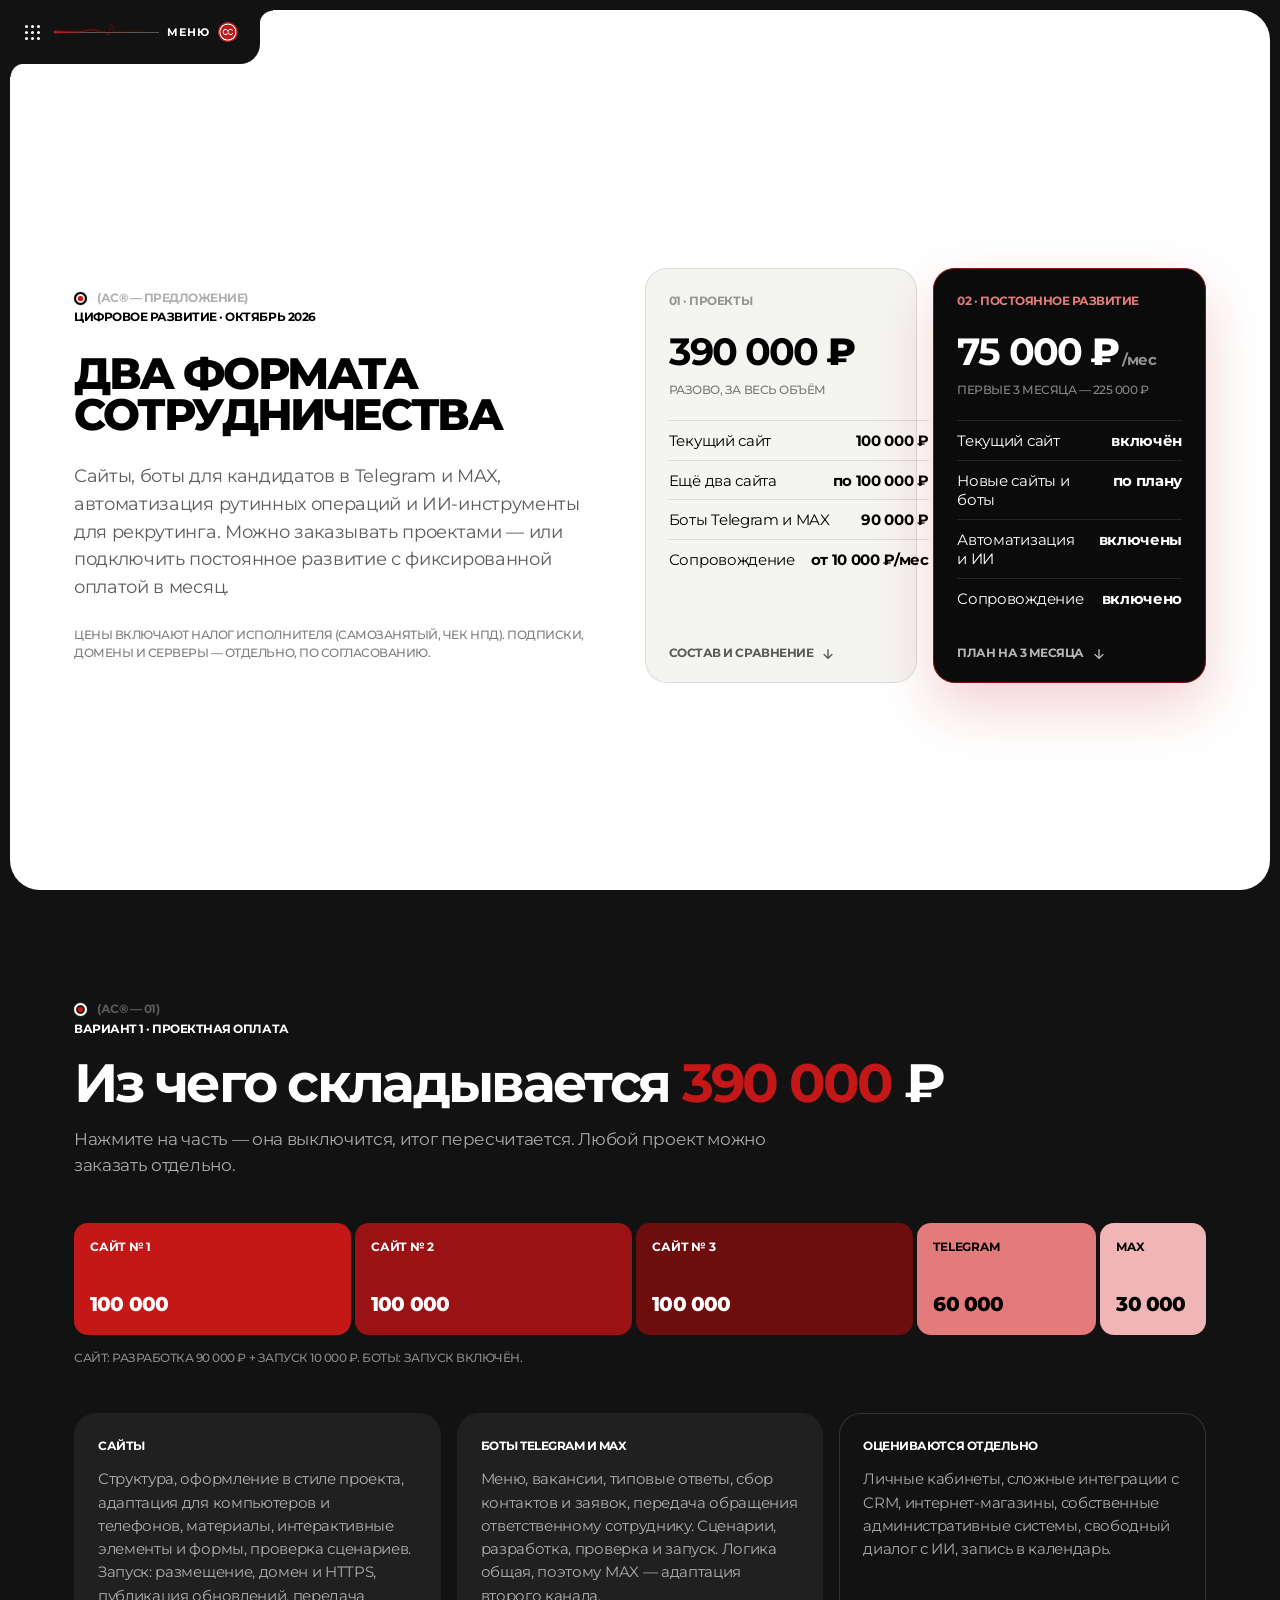
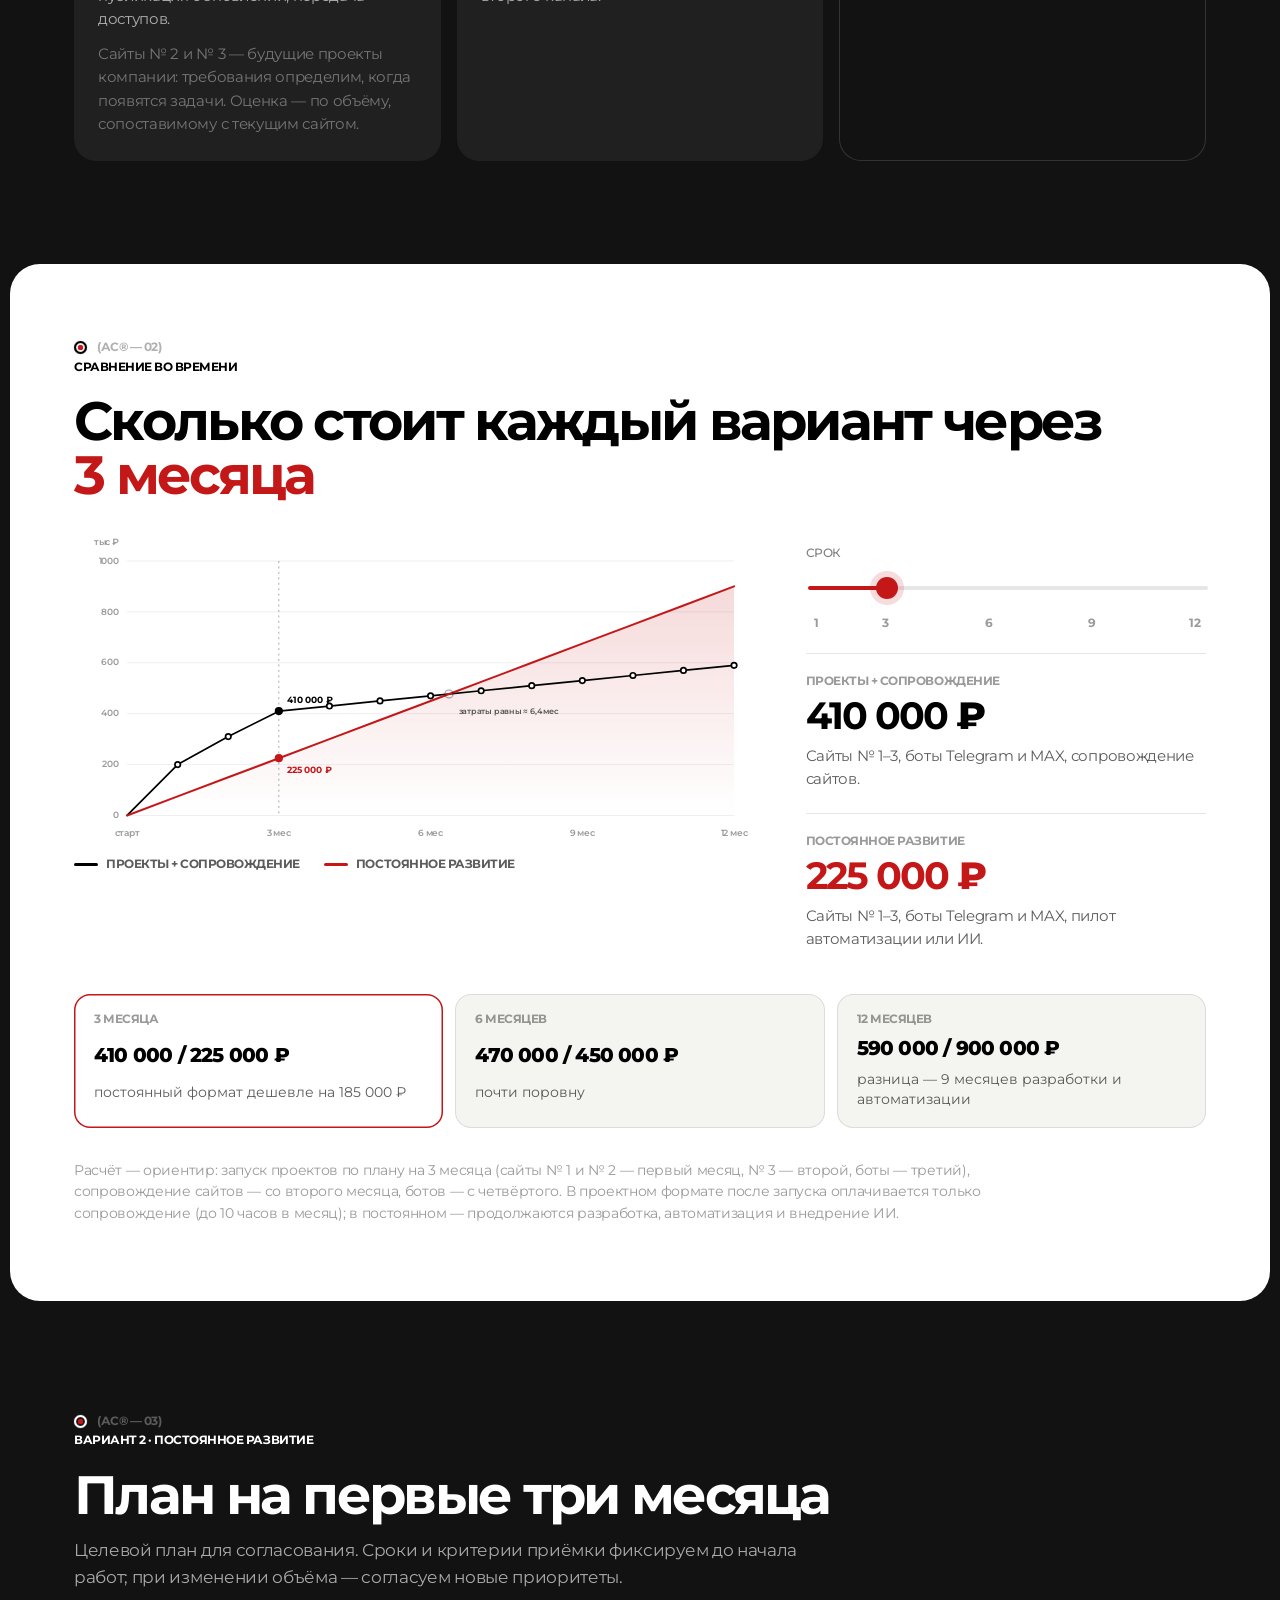
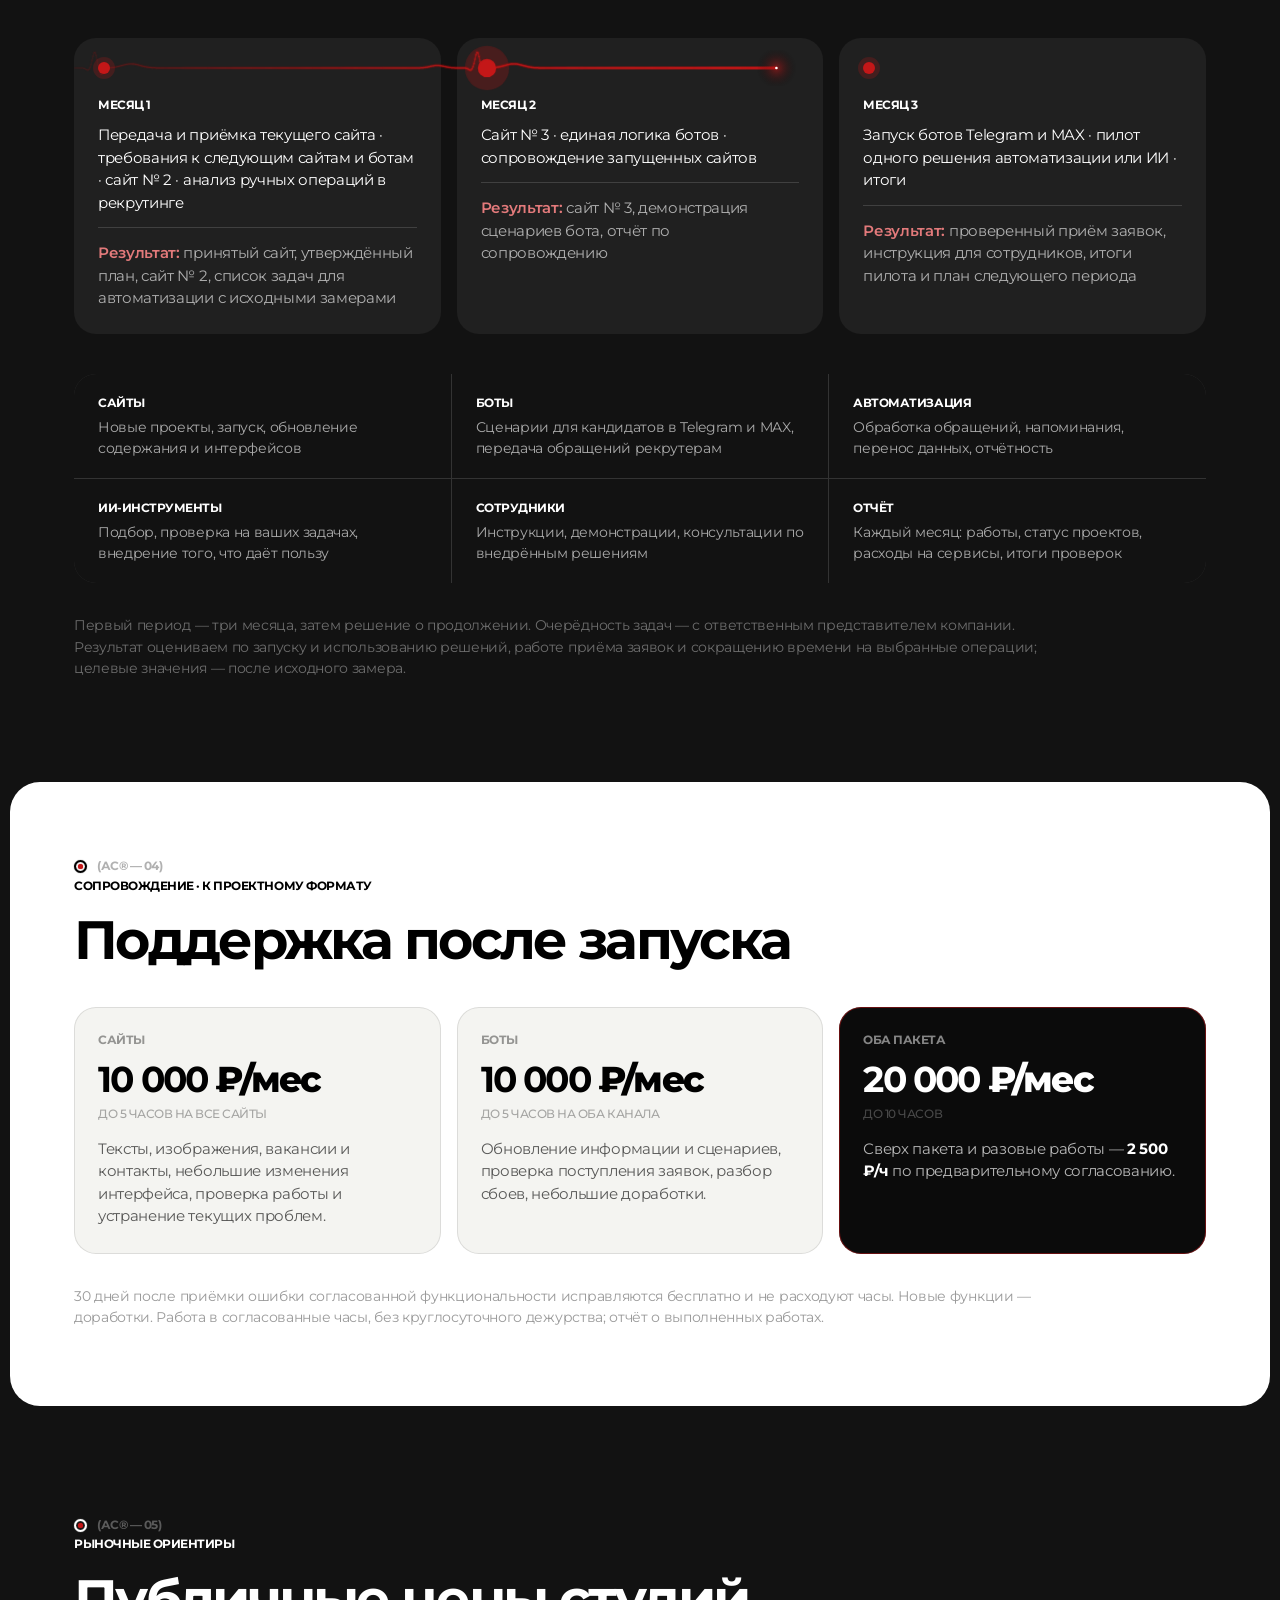
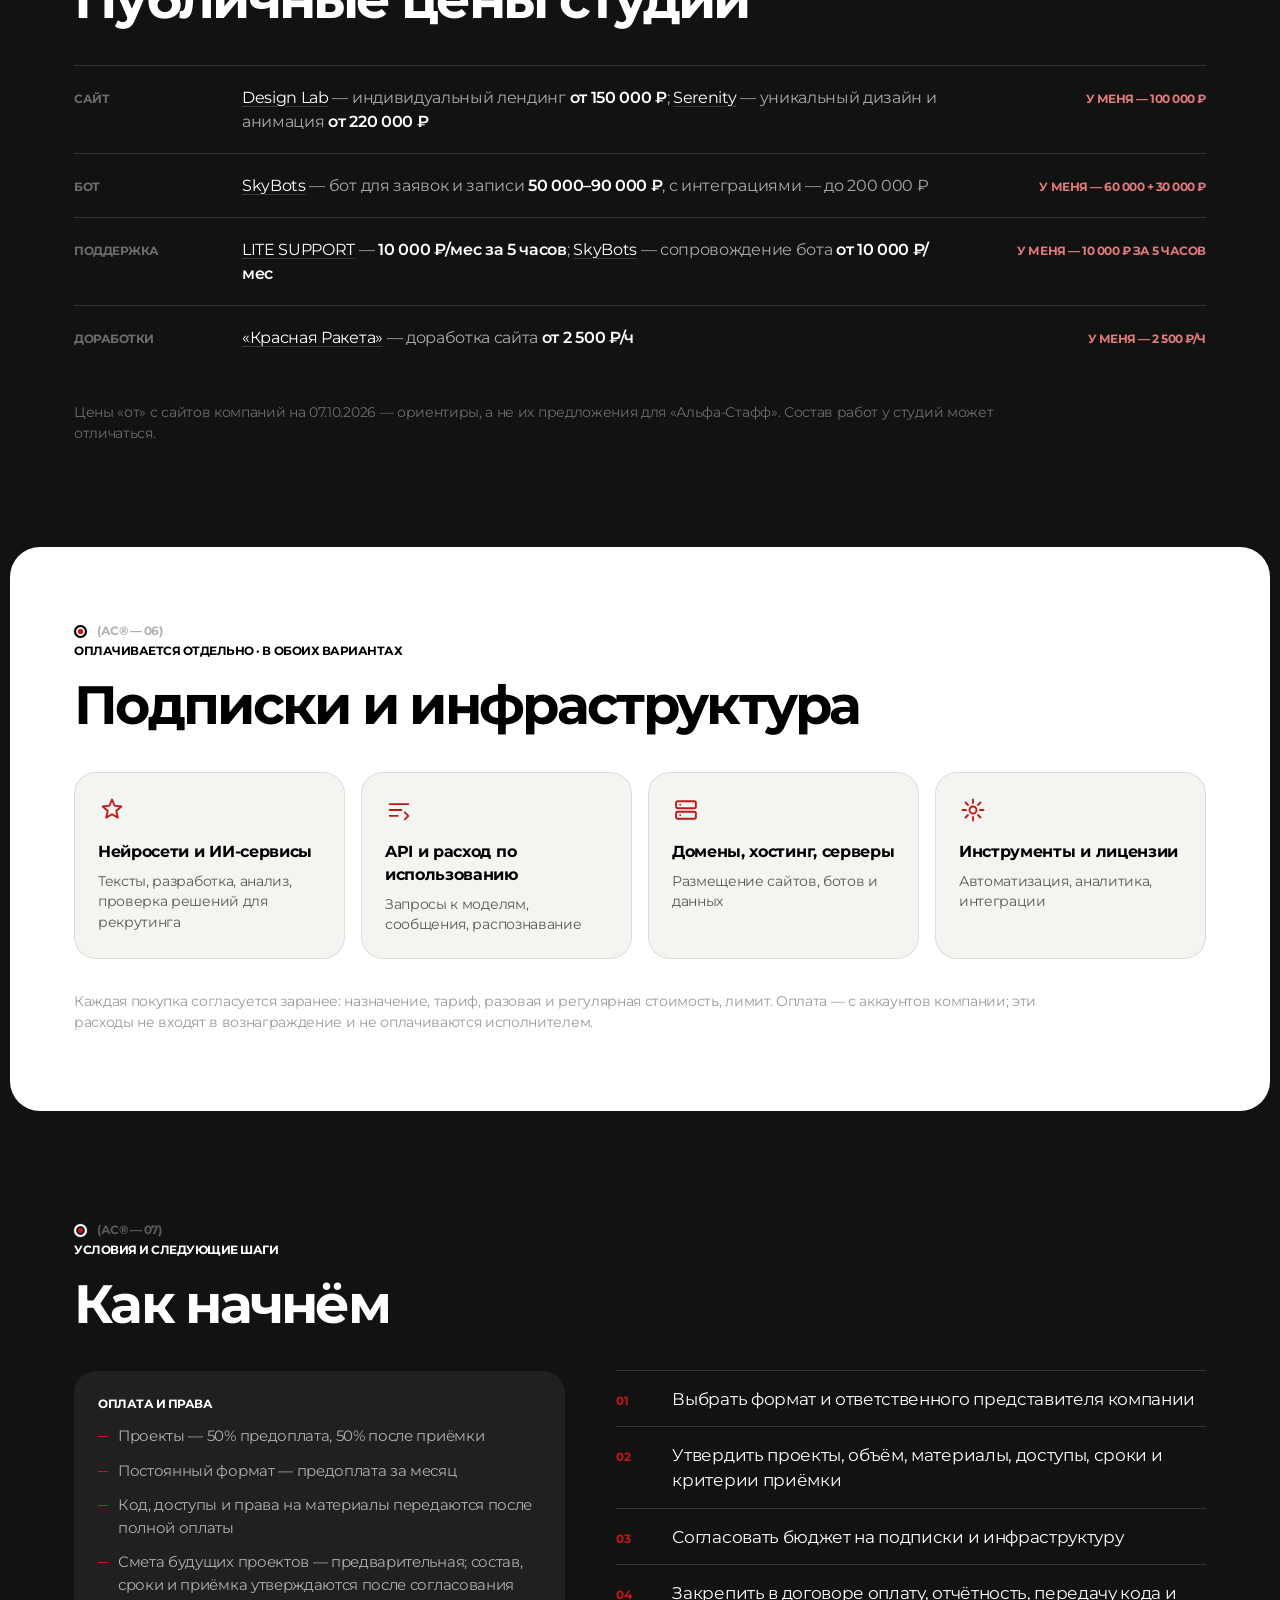
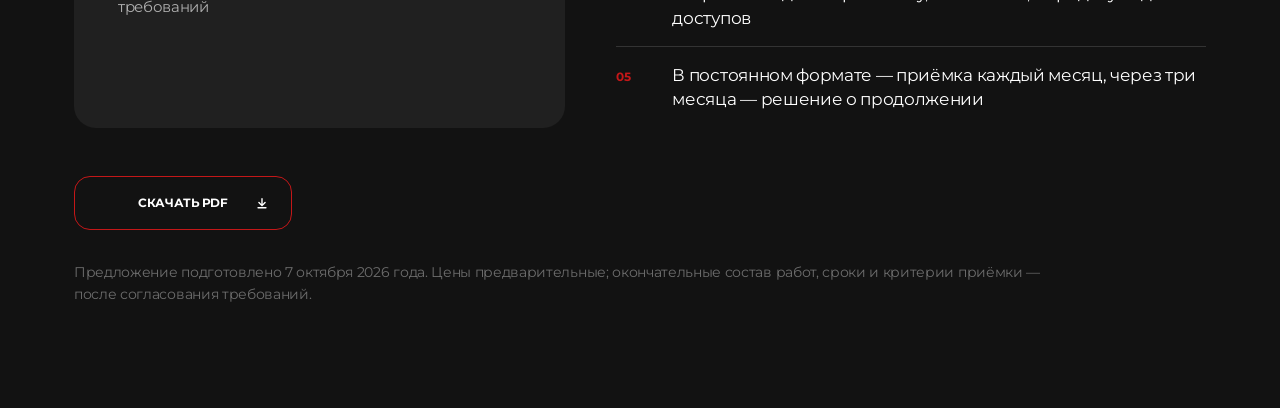
<file: offer-7k2m.html>
<!doctype html>
<html lang="ru" data-style="company" data-fonts="company">
<head>
  <meta charset="utf-8">
  <meta name="viewport" content="width=device-width, initial-scale=1">
  <!-- Скрытая страница: не индексируется, ссылок на неё с сайта нет -->
  <meta name="robots" content="noindex, nofollow, noarchive">
  <title>Цифровое развитие «Альфа-Стафф» — предложение</title>
  <meta name="theme-color" content="#000000">
  <link rel="icon" href="assets/brand-orange/mark.svg" type="image/svg+xml">
  <link rel="stylesheet" href="css/fonts.css?v=20261005branding-only">
  <link rel="stylesheet" href="css/style-company.css?v=20261014a">
  <link rel="stylesheet" href="css/company.css?v=20261013a">
  <link rel="stylesheet" href="css/offer.css?v=20261014g">
</head>
<body class="offer">
  <a class="skip" href="#variants">К содержанию</a>

  <!-- плашка меню — как на сайте, пункты — разделы предложения -->
  <header class="nav" data-nav>
    <div class="nav__box">
      <div class="nav__bar">
        <button class="nav__trigger" type="button" aria-label="Меню" aria-expanded="false" aria-controls="nav-menu">
          <span class="nav__ico" aria-hidden="true"><span class="nav__dots"><i></i><i></i><i></i><i></i><i></i><i></i><i></i><i></i><i></i></span></span>
          <span class="nav__line" aria-hidden="true"><canvas class="nav__trace"></canvas></span>
          <span class="nav__label" aria-hidden="true"><span>Меню</span></span>
          <svg class="nav__mark nav__inv" viewBox="0 0 64 64" aria-hidden="true"><use href="#mark-inv" /></svg><svg class="nav__mark nav__ink" viewBox="0 0 64 64" aria-hidden="true"><use href="#mark" /></svg>
        </button>
      </div>
      <div class="nav__drop">
        <div class="nav__inner">
          <nav class="nav__menu" id="nav-menu" aria-label="Разделы предложения" hidden>
            <ul class="nav__list">
              <li><a class="nav__link" href="#variants"><span>Два варианта</span></a></li>
              <li><a class="nav__link" href="#compose"><span>Состав проектов</span></a></li>
              <li><a class="nav__link" href="#compare"><span>Сравнение</span></a></li>
              <li><a class="nav__link" href="#plan"><span>План на 3 месяца</span></a></li>
              <li><a class="nav__link" href="#support"><span>Сопровождение</span></a></li>
              <li><a class="nav__link" href="#market"><span>Рынок</span></a></li>
              <li><a class="nav__link" href="#costs"><span>Расходы</span></a></li>
              <li><a class="nav__link" href="#next"><span>Условия</span></a></li>
            </ul>
          </nav>
        </div>
      </div>
    </div>
  </header>

  <main id="main">
    <!-- ============ 00 · ДВА ВАРИАНТА ============ -->
    <section class="of-hero" id="variants">
      <div class="of-sheet of-hero__sheet">
        <div class="hero__cap" aria-hidden="true"></div>
        <div class="of-hero__text">
          <div class="kicker">
            <span class="kicker__ico" aria-hidden="true"><i></i><b></b></span>
            <span class="kicker__idx">(АС® — предложение)</span>
            <span class="kicker__title">Цифровое развитие · октябрь 2026</span>
          </div>
          <h1 class="of-title">Два формата<br>сотрудничества</h1>
          <p class="of-lead">Сайты, боты для кандидатов в Telegram и MAX, автоматизация рутинных операций и ИИ-инструменты для рекрутинга. Можно заказывать проектами — или подключить постоянное развитие с фиксированной оплатой в месяц.</p>
          <p class="of-note mono mono--dim">Цены включают налог исполнителя (самозанятый, чек НПД). Подписки, домены и серверы — отдельно, по согласованию.</p>
        </div>

        <div class="of-cards">
          <article class="of-card" data-variant="1">
            <p class="of-card__idx mono">01 · Проекты</p>
            <p class="of-card__price"><b data-count="390000">390 000</b> ₽</p>
            <p class="of-card__sub mono mono--dim">разово, за весь объём</p>
            <ul class="of-card__list">
              <li><span>Текущий сайт</span><b>100 000 ₽</b></li>
              <li><span>Ещё два сайта</span><b>по 100 000 ₽</b></li>
              <li><span>Боты Telegram и MAX</span><b>90 000 ₽</b></li>
              <li><span>Сопровождение</span><b>от 10 000 ₽/мес</b></li>
            </ul>
            <a class="of-card__link mono" href="#compose">Состав и сравнение <svg viewBox="0 0 16 16" aria-hidden="true"><path d="M8 3v10M3.5 8.5L8 13l4.5-4.5" /></svg></a>
          </article>

          <article class="of-card of-card--accent" data-variant="2">
            <p class="of-card__idx mono">02 · Постоянное развитие</p>
            <p class="of-card__price"><b data-count="75000">75 000</b> ₽<small>/мес</small></p>
            <p class="of-card__sub mono mono--dim">первые 3 месяца — 225 000 ₽</p>
            <ul class="of-card__list">
              <li><span>Текущий сайт</span><b>включён</b></li>
              <li><span>Новые сайты и боты</span><b>по плану</b></li>
              <li><span>Автоматизация и ИИ</span><b>включены</b></li>
              <li><span>Сопровождение</span><b>включено</b></li>
            </ul>
            <a class="of-card__link mono" href="#plan">План на 3 месяца <svg viewBox="0 0 16 16" aria-hidden="true"><path d="M8 3v10M3.5 8.5L8 13l4.5-4.5" /></svg></a>
          </article>
        </div>
      </div>
    </section>

    <!-- ============ 01 · СОСТАВ ПРОЕКТНОЙ ОПЛАТЫ ============ -->
    <section class="of-sec of-sec--dark" id="compose">
      <div class="of-wrap">
        <div class="kicker kicker--dark">
          <span class="kicker__ico" aria-hidden="true"><i></i><b></b></span>
          <span class="kicker__idx">(АС® — 01)</span>
          <span class="kicker__title">Вариант 1 · проектная оплата</span>
        </div>
        <h2 class="of-h2">Из чего складывается <span class="of-total"><b data-total>390 000</b> ₽</span></h2>
        <p class="of-sub">Нажмите на часть — она выключится, итог пересчитается. Любой проект можно заказать отдельно.</p>

        <div class="of-bar" data-bar>
          <button class="of-bar__seg" type="button" data-price="100000" data-name="Текущий сайт" data-detail="разработка 90 000 + запуск 10 000" style="--c: #c41718" aria-pressed="true"><span>Сайт № 1</span><b>100 000</b></button>
          <button class="of-bar__seg" type="button" data-price="100000" data-name="Сайт № 2" data-detail="разработка 90 000 + запуск 10 000" style="--c: #9a1213" aria-pressed="true"><span>Сайт № 2</span><b>100 000</b></button>
          <button class="of-bar__seg" type="button" data-price="100000" data-name="Сайт № 3" data-detail="разработка 90 000 + запуск 10 000" style="--c: #6e0d0e" aria-pressed="true"><span>Сайт № 3</span><b>100 000</b></button>
          <button class="of-bar__seg" type="button" data-price="60000" data-name="Telegram-бот" data-detail="логика бота и первый канал, запуск включён" style="--c: #e37a7b" aria-pressed="true"><span>Telegram</span><b>60 000</b></button>
          <button class="of-bar__seg" type="button" data-price="30000" data-name="Канал MAX" data-detail="та же логика во втором мессенджере, запуск включён" style="--c: #f1b5b5" aria-pressed="true"><span>MAX</span><b>30 000</b></button>
        </div>
        <p class="of-bar__hint mono mono--dim" data-bar-hint>Сайт: разработка 90 000 ₽ + запуск 10 000 ₽. Боты: запуск включён.</p>

        <div class="of-cols">
          <div class="of-col">
            <p class="of-col__title mono">Сайты</p>
            <p>Структура, оформление в стиле проекта, адаптация для компьютеров и телефонов, материалы, интерактивные элементы и формы, проверка сценариев. Запуск: размещение, домен и HTTPS, публикация обновлений, передача доступов.</p>
            <p class="of-col__note">Сайты № 2 и № 3 — будущие проекты компании: требования определим, когда появятся задачи. Оценка — по объёму, сопоставимому с текущим сайтом.</p>
          </div>
          <div class="of-col">
            <p class="of-col__title mono">Боты Telegram и MAX</p>
            <p>Меню, вакансии, типовые ответы, сбор контактов и заявок, передача обращения ответственному сотруднику. Сценарии, разработка, проверка и запуск. Логика общая, поэтому MAX — адаптация второго канала.</p>
          </div>
          <div class="of-col of-col--muted">
            <p class="of-col__title mono">Оцениваются отдельно</p>
            <p>Личные кабинеты, сложные интеграции с CRM, интернет-магазины, собственные административные системы, свободный диалог с ИИ, запись в календарь.</p>
          </div>
        </div>
      </div>
    </section>

    <!-- ============ 02 · СРАВНЕНИЕ ВО ВРЕМЕНИ ============ -->
    <section class="of-sec" id="compare">
      <div class="of-sheet of-wrap of-wrap--sheet">
        <div class="kicker">
          <span class="kicker__ico" aria-hidden="true"><i></i><b></b></span>
          <span class="kicker__idx">(АС® — 02)</span>
          <span class="kicker__title">Сравнение во времени</span>
        </div>
        <h2 class="of-h2 of-h2--ink">Сколько стоит каждый вариант через <span class="of-accent" data-month-word>3 месяца</span></h2>

        <div class="of-compare">
          <div class="of-chart" data-chart>
            <svg class="of-chart__svg" viewBox="0 0 1000 440" role="img" aria-label="Накопленные затраты по месяцам: проекты и сопровождение против постоянного развития"></svg>
            <div class="of-chart__legend mono">
              <span class="is-v1"><i></i>Проекты + сопровождение</span>
              <span class="is-v2"><i></i>Постоянное развитие</span>
            </div>
          </div>
          <div class="of-read">
            <label class="of-range">
              <span class="mono mono--dim">Срок</span>
              <input type="range" min="1" max="12" step="1" value="3" data-month aria-label="Срок сотрудничества, месяцев">
              <span class="of-range__ticks mono" aria-hidden="true"><span style="--f: 0">1</span><span style="--f: .1818">3</span><span style="--f: .4545">6</span><span style="--f: .7273">9</span><span style="--f: 1">12</span></span>
            </label>
            <div class="of-read__row is-v1">
              <p class="mono">Проекты + сопровождение</p>
              <p class="of-read__sum"><b data-v1>410 000</b> ₽</p>
              <p class="of-read__what" data-v1-what></p>
            </div>
            <div class="of-read__row is-v2">
              <p class="mono">Постоянное развитие</p>
              <p class="of-read__sum"><b data-v2>225 000</b> ₽</p>
              <p class="of-read__what" data-v2-what></p>
            </div>
          </div>
        </div>

        <div class="of-marks" data-marks>
          <button type="button" class="of-mark" data-goto="3"><span class="mono">3 месяца</span><b>410 000 / 225 000 ₽</b><em>постоянный формат дешевле на 185 000 ₽</em></button>
          <button type="button" class="of-mark" data-goto="6"><span class="mono">6 месяцев</span><b>470 000 / 450 000 ₽</b><em>почти поровну</em></button>
          <button type="button" class="of-mark" data-goto="12"><span class="mono">12 месяцев</span><b>590 000 / 900 000 ₽</b><em>разница — 9 месяцев разработки и автоматизации</em></button>
        </div>
        <p class="of-fine">Расчёт — ориентир: запуск проектов по плану на 3 месяца (сайты № 1 и № 2 — первый месяц, № 3 — второй, боты — третий), сопровождение сайтов — со второго месяца, ботов — с четвёртого. В проектном формате после запуска оплачивается только сопровождение (до 10 часов в месяц); в постоянном — продолжаются разработка, автоматизация и внедрение ИИ.</p>
      </div>
    </section>

    <!-- ============ 03 · ПЛАН НА ТРИ МЕСЯЦА ============ -->
    <section class="of-sec of-sec--dark" id="plan">
      <div class="of-wrap">
        <div class="kicker kicker--dark">
          <span class="kicker__ico" aria-hidden="true"><i></i><b></b></span>
          <span class="kicker__idx">(АС® — 03)</span>
          <span class="kicker__title">Вариант 2 · постоянное развитие</span>
        </div>
        <h2 class="of-h2">План на первые три месяца</h2>
        <p class="of-sub">Целевой план для согласования. Сроки и критерии приёмки фиксируем до начала работ; при изменении объёма — согласуем новые приоритеты.</p>

        <div class="of-plan" data-plan>
          <canvas class="of-plan__pulse" data-plan-pulse aria-hidden="true"></canvas>
          <div class="of-step">
            <span class="of-step__dot" aria-hidden="true"></span>
            <p class="of-step__m mono">Месяц 1</p>
            <p class="of-step__do">Передача и приёмка текущего сайта · требования к следующим сайтам и ботам · сайт № 2 · анализ ручных операций в рекрутинге</p>
            <p class="of-step__res"><b>Результат:</b> принятый сайт, утверждённый план, сайт № 2, список задач для автоматизации с исходными замерами</p>
          </div>
          <div class="of-step">
            <span class="of-step__dot" aria-hidden="true"></span>
            <p class="of-step__m mono">Месяц 2</p>
            <p class="of-step__do">Сайт № 3 · единая логика ботов · сопровождение запущенных сайтов</p>
            <p class="of-step__res"><b>Результат:</b> сайт № 3, демонстрация сценариев бота, отчёт по сопровождению</p>
          </div>
          <div class="of-step">
            <span class="of-step__dot" aria-hidden="true"></span>
            <p class="of-step__m mono">Месяц 3</p>
            <p class="of-step__do">Запуск ботов Telegram и MAX · пилот одного решения автоматизации или ИИ · итоги</p>
            <p class="of-step__res"><b>Результат:</b> проверенный приём заявок, инструкция для сотрудников, итоги пилота и план следующего периода</p>
          </div>
        </div>

        <ul class="of-tiles">
          <li><b>Сайты</b><span>Новые проекты, запуск, обновление содержания и интерфейсов</span></li>
          <li><b>Боты</b><span>Сценарии для кандидатов в Telegram и MAX, передача обращений рекрутерам</span></li>
          <li><b>Автоматизация</b><span>Обработка обращений, напоминания, перенос данных, отчётность</span></li>
          <li><b>ИИ-инструменты</b><span>Подбор, проверка на ваших задачах, внедрение того, что даёт пользу</span></li>
          <li><b>Сотрудники</b><span>Инструкции, демонстрации, консультации по внедрённым решениям</span></li>
          <li><b>Отчёт</b><span>Каждый месяц: работы, статус проектов, расходы на сервисы, итоги проверок</span></li>
        </ul>
        <p class="of-fine of-fine--dark">Первый период — три месяца, затем решение о продолжении. Очерёдность задач — с ответственным представителем компании. Результат оцениваем по запуску и использованию решений, работе приёма заявок и сокращению времени на выбранные операции; целевые значения — после исходного замера.</p>
      </div>
    </section>

    <!-- ============ 04 · СОПРОВОЖДЕНИЕ ============ -->
    <section class="of-sec" id="support">
      <div class="of-sheet of-wrap of-wrap--sheet">
        <div class="kicker">
          <span class="kicker__ico" aria-hidden="true"><i></i><b></b></span>
          <span class="kicker__idx">(АС® — 04)</span>
          <span class="kicker__title">Сопровождение · к проектному формату</span>
        </div>
        <h2 class="of-h2 of-h2--ink">Поддержка после запуска</h2>
        <div class="of-pack">
          <article class="of-pack__card">
            <p class="mono">Сайты</p>
            <p class="of-pack__price"><b>10 000</b> ₽/мес</p>
            <p class="of-pack__hours mono mono--dim">до 5 часов на все сайты</p>
            <p>Тексты, изображения, вакансии и контакты, небольшие изменения интерфейса, проверка работы и устранение текущих проблем.</p>
          </article>
          <article class="of-pack__card">
            <p class="mono">Боты</p>
            <p class="of-pack__price"><b>10 000</b> ₽/мес</p>
            <p class="of-pack__hours mono mono--dim">до 5 часов на оба канала</p>
            <p>Обновление информации и сценариев, проверка поступления заявок, разбор сбоев, небольшие доработки.</p>
          </article>
          <article class="of-pack__card of-pack__card--sum">
            <p class="mono">Оба пакета</p>
            <p class="of-pack__price"><b>20 000</b> ₽/мес</p>
            <p class="of-pack__hours mono mono--dim">до 10 часов</p>
            <p>Сверх пакета и разовые работы — <b>2 500 ₽/ч</b> по предварительному согласованию.</p>
          </article>
        </div>
        <p class="of-fine">30 дней после приёмки ошибки согласованной функциональности исправляются бесплатно и не расходуют часы. Новые функции — доработки. Работа в согласованные часы, без круглосуточного дежурства; отчёт о выполненных работах.</p>
      </div>
    </section>

    <!-- ============ 05 · РЫНОК ============ -->
    <section class="of-sec of-sec--dark" id="market">
      <div class="of-wrap">
        <div class="kicker kicker--dark">
          <span class="kicker__ico" aria-hidden="true"><i></i><b></b></span>
          <span class="kicker__idx">(АС® — 05)</span>
          <span class="kicker__title">Рыночные ориентиры</span>
        </div>
        <h2 class="of-h2">Публичные цены студий</h2>
        <div class="of-market">
          <div class="of-market__row">
            <p class="mono">Сайт</p>
            <p><a href="https://design-lab.ru/services/landings/" target="_blank" rel="noopener">Design Lab</a> — индивидуальный лендинг <b>от 150 000 ₽</b>; <a href="https://serenity.agency/landing" target="_blank" rel="noopener">Serenity</a> — уникальный дизайн и анимация <b>от 220 000 ₽</b></p>
            <p class="of-market__ours">у меня — 100 000 ₽</p>
          </div>
          <div class="of-market__row">
            <p class="mono">Бот</p>
            <p><a href="https://skybots.ru/ceny" target="_blank" rel="noopener">SkyBots</a> — бот для заявок и записи <b>50 000–90 000 ₽</b>, с интеграциями — до 200 000 ₽</p>
            <p class="of-market__ours">у меня — 60 000 + 30 000 ₽</p>
          </div>
          <div class="of-market__row">
            <p class="mono">Поддержка</p>
            <p><a href="https://lite-support.ru/" target="_blank" rel="noopener">LITE SUPPORT</a> — <b>10 000 ₽/мес за 5 часов</b>; <a href="https://skybots.ru/ceny" target="_blank" rel="noopener">SkyBots</a> — сопровождение бота <b>от 10 000 ₽/мес</b></p>
            <p class="of-market__ours">у меня — 10 000 ₽ за 5 часов</p>
          </div>
          <div class="of-market__row">
            <p class="mono">Доработки</p>
            <p><a href="https://redrocket.website/services/development/website-enhancements/" target="_blank" rel="noopener">«Красная Ракета»</a> — доработка сайта <b>от 2 500 ₽/ч</b></p>
            <p class="of-market__ours">у меня — 2 500 ₽/ч</p>
          </div>
        </div>
        <p class="of-fine of-fine--dark">Цены «от» с сайтов компаний на 07.10.2026 — ориентиры, а не их предложения для «Альфа-Стафф». Состав работ у студий может отличаться.</p>
      </div>
    </section>

    <!-- ============ 06 · РАСХОДЫ ============ -->
    <section class="of-sec" id="costs">
      <div class="of-sheet of-wrap of-wrap--sheet">
        <div class="kicker">
          <span class="kicker__ico" aria-hidden="true"><i></i><b></b></span>
          <span class="kicker__idx">(АС® — 06)</span>
          <span class="kicker__title">Оплачивается отдельно · в обоих вариантах</span>
        </div>
        <h2 class="of-h2 of-h2--ink">Подписки и инфраструктура</h2>
        <ul class="of-costs">
          <li><svg viewBox="0 0 24 24" aria-hidden="true"><path d="M12 3l2.2 5.3L20 9l-4.4 3.8L17 18.5 12 15.6 7 18.5l1.4-5.7L4 9l5.8-.7z" /></svg><b>Нейросети и ИИ-сервисы</b><span>Тексты, разработка, анализ, проверка решений для рекрутинга</span></li>
          <li><svg viewBox="0 0 24 24" aria-hidden="true"><path d="M4 7h16M4 12h10M4 17h7M17 14l3 3-3 3" /></svg><b>API и расход по использованию</b><span>Запросы к моделям, сообщения, распознавание</span></li>
          <li><svg viewBox="0 0 24 24" aria-hidden="true"><rect x="3.5" y="4.5" width="17" height="6" rx="1.5" /><rect x="3.5" y="13.5" width="17" height="6" rx="1.5" /><path d="M7 7.5h.01M7 16.5h.01" /></svg><b>Домены, хостинг, серверы</b><span>Размещение сайтов, ботов и данных</span></li>
          <li><svg viewBox="0 0 24 24" aria-hidden="true"><circle cx="12" cy="12" r="3" /><path d="M12 3v3M12 18v3M3 12h3M18 12h3M5.6 5.6l2.1 2.1M16.3 16.3l2.1 2.1M5.6 18.4l2.1-2.1M16.3 7.7l2.1-2.1" /></svg><b>Инструменты и лицензии</b><span>Автоматизация, аналитика, интеграции</span></li>
        </ul>
        <p class="of-fine">Каждая покупка согласуется заранее: назначение, тариф, разовая и регулярная стоимость, лимит. Оплата — с аккаунтов компании; эти расходы не входят в вознаграждение и не оплачиваются исполнителем.</p>
      </div>
    </section>

    <!-- ============ 07 · УСЛОВИЯ И ШАГИ ============ -->
    <section class="of-sec of-sec--dark" id="next">
      <div class="of-wrap">
        <div class="kicker kicker--dark">
          <span class="kicker__ico" aria-hidden="true"><i></i><b></b></span>
          <span class="kicker__idx">(АС® — 07)</span>
          <span class="kicker__title">Условия и следующие шаги</span>
        </div>
        <h2 class="of-h2">Как начнём</h2>
        <div class="of-terms">
          <div class="of-terms__col">
            <p class="of-col__title mono">Оплата и права</p>
            <ul class="of-dash">
              <li>Проекты — 50% предоплата, 50% после приёмки</li>
              <li>Постоянный формат — предоплата за месяц</li>
              <li>Код, доступы и права на материалы передаются после полной оплаты</li>
              <li>Смета будущих проектов — предварительная; состав, сроки и приёмка утверждаются после согласования требований</li>
            </ul>
          </div>
          <ol class="of-steps">
            <li>Выбрать формат и ответственного представителя компании</li>
            <li>Утвердить проекты, объём, материалы, доступы, сроки и критерии приёмки</li>
            <li>Согласовать бюджет на подписки и инфраструктуру</li>
            <li>Закрепить в договоре оплату, отчётность, передачу кода и доступов</li>
            <li>В постоянном формате — приёмка каждый месяц, через три месяца — решение о продолжении</li>
          </ol>
        </div>
        <div class="of-actions">
          <button class="btn btn--xl btn--outline" type="button" data-print>Скачать PDF <svg class="btn__arrow" viewBox="0 0 16 16" aria-hidden="true"><path d="M8 3v8M4.5 7.5L8 11l3.5-3.5M3.5 13.5h9" /></svg></button>
        </div>
        <p class="of-fine of-fine--dark">Предложение подготовлено 7 октября 2026 года. Цены предварительные; окончательные состав работ, сроки и критерии приёмки — после согласования требований.</p>
      </div>
    </section>
  </main>

  <!-- ============ SVG-СИМВОЛЫ ============ -->
  <svg width="0" height="0" style="position:absolute" aria-hidden="true">
    <defs>
      <symbol id="mark" viewBox="0 0 466.818970 463.941971"><g transform="translate(-408.492493 -89.851486)"><path transform="matrix(1,0,0,-1,639.0295,122.922489)" d="M0 0C-110.837-.384-197.985-89.273-199.292-196.735-200.641-307.768-111.403-398.52-.223-398.542 110.726-398.564 197.146-309.524 199.158-203.34 201.281-91.247 111.261-.269 0 0M9.983-430.871H-7.9C-11.45-430.566-14.999-430.238-18.551-429.962-33.946-428.765-49.092-426.095-63.84-421.555-130.899-400.913-179.523-358.808-209.552-295.445-221.018-271.252-227.466-245.604-229.625-218.9-229.912-215.349-230.232-211.801-230.537-208.252V-190.371C-230.397-189.351-230.17-188.334-230.13-187.31-229.538-172.314-227.319-157.536-223.6-143.027-211.353-95.258-186.621-55.077-149.053-23.142-109.147 10.78-62.844 29.091-10.449 31.86 12.472 33.071 35.088 30.992 57.284 25.308 108.47 12.198 150.776-15.001 183.257-56.645 220.399-104.265 236.282-158.56 231.713-218.806 230.471-235.184 227.53-251.272 222.517-266.89 201.472-332.454 159.793-380.148 97.613-409.702 73.289-421.263 47.499-427.797 20.629-429.958 17.079-430.244 13.531-430.566 9.983-430.871" fill="#c41718" />
<path transform="matrix(1,0,0,-1,639.9603,492.534)" d="M0 0C93.866-.349 170.232 76.231 170.488 169.798 170.747 263.94 94.207 340.438 .557 340.665-93.586 340.894-170.187 264.291-170.27 170.467-170.353 76.514-93.836-.244 0 0M-.931 369.612C110.331 369.343 200.35 278.364 198.227 166.272 196.216 60.087 109.795-28.952-1.154-28.93-112.334-28.908-201.572 61.844-200.223 172.876-198.916 280.339-111.768 369.227-.931 369.612" fill="#ffffff" />
<path transform="matrix(1,0,0,-1,628.5423,345.4528)" d="M0 0C-.548-.831-.823-1.259-1.109-1.679-13.011-19.136-29.412-26.762-50.376-23.664-73.152-20.298-90.633 .237-90.745 23.546-90.802 35.342-87.014 45.937-79.218 54.824-66.337 69.508-50.212 75.416-30.978 71.144-9.041 66.271 6.981 45.829 6.243 22.717 6.113 18.663 6.417 14.509 7.173 10.526 14.177-26.368 49.06-51.107 85.923-45.086 107.312-41.592 123.588-30.168 134.898-11.664 135.619-10.485 135.662-9.676 134.761-8.565 132.092-5.275 129.554-1.878 126.949 1.465 125.112 3.822 123.251 6.159 121.283 8.655 112.632-15.413 89.09-28.003 66.115-23.609 44.931-19.557 28.981-2.57 26.848 19.523 24.732 41.428 37.652 61.818 58.104 69.421 69.713 73.737 81.41 73.649 92.928 69.145 104.423 64.649 112.888 56.636 118.766 45.383 121.868 52.762 124.843 59.775 127.721 66.829 127.92 67.317 127.592 68.308 127.17 68.716 123.861 71.924 120.72 75.381 117.058 78.138 100.916 90.292 82.77 94.697 62.846 91.205 46.981 88.424 33.74 80.819 23.154 68.695 20.496 65.65 18.173 62.313 15.634 59.03 15.132 59.787 14.642 60.524 14.152 61.263 10.178 67.264 5.471 72.619-.203 77.057-16.665 89.931-35.229 94.776-55.854 91.212-72.239 88.381-85.853 80.429-96.447 67.73-109.709 51.831-114.921 33.434-111.905 12.873-109.383-4.324-101.327-18.599-88.049-29.674-71.39-43.569-52.09-48.551-30.762-44.693-14.87-41.818-1.611-34.017 8.89-21.68 9.262-21.243 9.538-20.312 9.328-19.855 6.333-13.341 3.247-6.869 0 0M11.418-147.081C-82.417-147.326-158.935-70.567-158.852 23.386-158.769 117.21-82.168 193.813 11.975 193.584 105.625 193.357 182.165 116.859 181.906 22.716 181.65-70.85 105.284-147.43 11.418-147.081" fill="#c41718" />
<path transform="matrix(1,0,0,-1,628.5423,345.4528)" d="M0 0C3.247-6.869 6.333-13.341 9.328-19.855 9.538-20.312 9.262-21.243 8.89-21.68-1.611-34.017-14.87-41.818-30.762-44.693-52.09-48.551-71.39-43.569-88.049-29.674-101.327-18.599-109.383-4.324-111.905 12.873-114.921 33.434-109.709 51.831-96.447 67.73-85.853 80.429-72.239 88.381-55.854 91.212-35.229 94.776-16.665 89.931-.203 77.057 5.471 72.619 10.178 67.264 14.152 61.263 14.642 60.524 15.132 59.787 15.634 59.03 18.173 62.313 20.496 65.65 23.154 68.695 33.74 80.819 46.981 88.424 62.846 91.205 82.77 94.697 100.916 90.292 117.058 78.138 120.72 75.381 123.861 71.924 127.17 68.716 127.592 68.308 127.92 67.317 127.721 66.829 124.843 59.775 121.868 52.762 118.766 45.383 112.888 56.636 104.423 64.649 92.928 69.145 81.41 73.649 69.713 73.737 58.104 69.421 37.652 61.818 24.732 41.428 26.848 19.523 28.981-2.57 44.931-19.557 66.115-23.609 89.09-28.003 112.632-15.413 121.283 8.655 123.251 6.159 125.112 3.822 126.949 1.465 129.554-1.878 132.092-5.275 134.761-8.565 135.662-9.676 135.619-10.485 134.898-11.664 123.588-30.168 107.312-41.592 85.923-45.086 49.06-51.107 14.177-26.368 7.173 10.526 6.417 14.509 6.113 18.663 6.243 22.717 6.981 45.829-9.041 66.271-30.978 71.144-50.212 75.416-66.337 69.508-79.218 54.824-87.014 45.937-90.802 35.342-90.745 23.546-90.633 .237-73.152-20.298-50.376-23.664-29.412-26.762-13.011-19.136-1.109-1.679-.823-1.259-.548-.831 0 0" fill="#ffffff" />
</g></symbol>
      <symbol id="mark-inv" viewBox="0 0 466.818970 463.941971"><g transform="translate(-408.492493 -89.851486)"><path transform="matrix(1,0,0,-1,639.0295,122.922489)" d="M0 0C-110.837-.384-197.985-89.273-199.292-196.735-200.641-307.768-111.403-398.52-.223-398.542 110.726-398.564 197.146-309.524 199.158-203.34 201.281-91.247 111.261-.269 0 0M9.983-430.871H-7.9C-11.45-430.566-14.999-430.238-18.551-429.962-33.946-428.765-49.092-426.095-63.84-421.555-130.899-400.913-179.523-358.808-209.552-295.445-221.018-271.252-227.466-245.604-229.625-218.9-229.912-215.349-230.232-211.801-230.537-208.252V-190.371C-230.397-189.351-230.17-188.334-230.13-187.31-229.538-172.314-227.319-157.536-223.6-143.027-211.353-95.258-186.621-55.077-149.053-23.142-109.147 10.78-62.844 29.091-10.449 31.86 12.472 33.071 35.088 30.992 57.284 25.308 108.47 12.198 150.776-15.001 183.257-56.645 220.399-104.265 236.282-158.56 231.713-218.806 230.471-235.184 227.53-251.272 222.517-266.89 201.472-332.454 159.793-380.148 97.613-409.702 73.289-421.263 47.499-427.797 20.629-429.958 17.079-430.244 13.531-430.566 9.983-430.871" fill="#c41718" />
<path transform="matrix(1,0,0,-1,639.9603,492.534)" d="M0 0C93.866-.349 170.232 76.231 170.488 169.798 170.747 263.94 94.207 340.438 .557 340.665-93.586 340.894-170.187 264.291-170.27 170.467-170.353 76.514-93.836-.244 0 0M-.931 369.612C110.331 369.343 200.35 278.364 198.227 166.272 196.216 60.087 109.795-28.952-1.154-28.93-112.334-28.908-201.572 61.844-200.223 172.876-198.916 280.339-111.768 369.227-.931 369.612" fill="#ffffff" />
<path transform="matrix(1,0,0,-1,628.5423,345.4528)" d="M0 0C-.548-.831-.823-1.259-1.109-1.679-13.011-19.136-29.412-26.762-50.376-23.664-73.152-20.298-90.633 .237-90.745 23.546-90.802 35.342-87.014 45.937-79.218 54.824-66.337 69.508-50.212 75.416-30.978 71.144-9.041 66.271 6.981 45.829 6.243 22.717 6.113 18.663 6.417 14.509 7.173 10.526 14.177-26.368 49.06-51.107 85.923-45.086 107.312-41.592 123.588-30.168 134.898-11.664 135.619-10.485 135.662-9.676 134.761-8.565 132.092-5.275 129.554-1.878 126.949 1.465 125.112 3.822 123.251 6.159 121.283 8.655 112.632-15.413 89.09-28.003 66.115-23.609 44.931-19.557 28.981-2.57 26.848 19.523 24.732 41.428 37.652 61.818 58.104 69.421 69.713 73.737 81.41 73.649 92.928 69.145 104.423 64.649 112.888 56.636 118.766 45.383 121.868 52.762 124.843 59.775 127.721 66.829 127.92 67.317 127.592 68.308 127.17 68.716 123.861 71.924 120.72 75.381 117.058 78.138 100.916 90.292 82.77 94.697 62.846 91.205 46.981 88.424 33.74 80.819 23.154 68.695 20.496 65.65 18.173 62.313 15.634 59.03 15.132 59.787 14.642 60.524 14.152 61.263 10.178 67.264 5.471 72.619-.203 77.057-16.665 89.931-35.229 94.776-55.854 91.212-72.239 88.381-85.853 80.429-96.447 67.73-109.709 51.831-114.921 33.434-111.905 12.873-109.383-4.324-101.327-18.599-88.049-29.674-71.39-43.569-52.09-48.551-30.762-44.693-14.87-41.818-1.611-34.017 8.89-21.68 9.262-21.243 9.538-20.312 9.328-19.855 6.333-13.341 3.247-6.869 0 0M11.418-147.081C-82.417-147.326-158.935-70.567-158.852 23.386-158.769 117.21-82.168 193.813 11.975 193.584 105.625 193.357 182.165 116.859 181.906 22.716 181.65-70.85 105.284-147.43 11.418-147.081" fill="#c41718" />
<path transform="matrix(1,0,0,-1,628.5423,345.4528)" d="M0 0C3.247-6.869 6.333-13.341 9.328-19.855 9.538-20.312 9.262-21.243 8.89-21.68-1.611-34.017-14.87-41.818-30.762-44.693-52.09-48.551-71.39-43.569-88.049-29.674-101.327-18.599-109.383-4.324-111.905 12.873-114.921 33.434-109.709 51.831-96.447 67.73-85.853 80.429-72.239 88.381-55.854 91.212-35.229 94.776-16.665 89.931-.203 77.057 5.471 72.619 10.178 67.264 14.152 61.263 14.642 60.524 15.132 59.787 15.634 59.03 18.173 62.313 20.496 65.65 23.154 68.695 33.74 80.819 46.981 88.424 62.846 91.205 82.77 94.697 100.916 90.292 117.058 78.138 120.72 75.381 123.861 71.924 127.17 68.716 127.592 68.308 127.92 67.317 127.721 66.829 124.843 59.775 121.868 52.762 118.766 45.383 112.888 56.636 104.423 64.649 92.928 69.145 81.41 73.649 69.713 73.737 58.104 69.421 37.652 61.818 24.732 41.428 26.848 19.523 28.981-2.57 44.931-19.557 66.115-23.609 89.09-28.003 112.632-15.413 121.283 8.655 123.251 6.159 125.112 3.822 126.949 1.465 129.554-1.878 132.092-5.275 134.761-8.565 135.662-9.676 135.619-10.485 134.898-11.664 123.588-30.168 107.312-41.592 85.923-45.086 49.06-51.107 14.177-26.368 7.173 10.526 6.417 14.509 6.113 18.663 6.243 22.717 6.981 45.829-9.041 66.271-30.978 71.144-50.212 75.416-66.337 69.508-79.218 54.824-87.014 45.937-90.802 35.342-90.745 23.546-90.633 .237-73.152-20.298-50.376-23.664-29.412-26.762-13.011-19.136-1.109-1.679-.823-1.259-.548-.831 0 0" fill="#ffffff" />
</g></symbol>
      <symbol id="mark-outline" viewBox="0 0 466.818970 463.941971"><g transform="translate(-408.492493 -89.851486)"><path transform="matrix(1,0,0,-1,639.0295,122.922489)" d="M0 0C-110.837-.384-197.985-89.273-199.292-196.735-200.641-307.768-111.403-398.52-.223-398.542 110.726-398.564 197.146-309.524 199.158-203.34 201.281-91.247 111.261-.269 0 0M9.983-430.871H-7.9C-11.45-430.566-14.999-430.238-18.551-429.962-33.946-428.765-49.092-426.095-63.84-421.555-130.899-400.913-179.523-358.808-209.552-295.445-221.018-271.252-227.466-245.604-229.625-218.9-229.912-215.349-230.232-211.801-230.537-208.252V-190.371C-230.397-189.351-230.17-188.334-230.13-187.31-229.538-172.314-227.319-157.536-223.6-143.027-211.353-95.258-186.621-55.077-149.053-23.142-109.147 10.78-62.844 29.091-10.449 31.86 12.472 33.071 35.088 30.992 57.284 25.308 108.47 12.198 150.776-15.001 183.257-56.645 220.399-104.265 236.282-158.56 231.713-218.806 230.471-235.184 227.53-251.272 222.517-266.89 201.472-332.454 159.793-380.148 97.613-409.702 73.289-421.263 47.499-427.797 20.629-429.958 17.079-430.244 13.531-430.566 9.983-430.871" fill="#c41718" />
<path transform="matrix(1,0,0,-1,639.9603,492.534)" d="M0 0C93.866-.349 170.232 76.231 170.488 169.798 170.747 263.94 94.207 340.438 .557 340.665-93.586 340.894-170.187 264.291-170.27 170.467-170.353 76.514-93.836-.244 0 0M-.931 369.612C110.331 369.343 200.35 278.364 198.227 166.272 196.216 60.087 109.795-28.952-1.154-28.93-112.334-28.908-201.572 61.844-200.223 172.876-198.916 280.339-111.768 369.227-.931 369.612" fill="#ffffff" />
<path transform="matrix(1,0,0,-1,628.5423,345.4528)" d="M0 0C-.548-.831-.823-1.259-1.109-1.679-13.011-19.136-29.412-26.762-50.376-23.664-73.152-20.298-90.633 .237-90.745 23.546-90.802 35.342-87.014 45.937-79.218 54.824-66.337 69.508-50.212 75.416-30.978 71.144-9.041 66.271 6.981 45.829 6.243 22.717 6.113 18.663 6.417 14.509 7.173 10.526 14.177-26.368 49.06-51.107 85.923-45.086 107.312-41.592 123.588-30.168 134.898-11.664 135.619-10.485 135.662-9.676 134.761-8.565 132.092-5.275 129.554-1.878 126.949 1.465 125.112 3.822 123.251 6.159 121.283 8.655 112.632-15.413 89.09-28.003 66.115-23.609 44.931-19.557 28.981-2.57 26.848 19.523 24.732 41.428 37.652 61.818 58.104 69.421 69.713 73.737 81.41 73.649 92.928 69.145 104.423 64.649 112.888 56.636 118.766 45.383 121.868 52.762 124.843 59.775 127.721 66.829 127.92 67.317 127.592 68.308 127.17 68.716 123.861 71.924 120.72 75.381 117.058 78.138 100.916 90.292 82.77 94.697 62.846 91.205 46.981 88.424 33.74 80.819 23.154 68.695 20.496 65.65 18.173 62.313 15.634 59.03 15.132 59.787 14.642 60.524 14.152 61.263 10.178 67.264 5.471 72.619-.203 77.057-16.665 89.931-35.229 94.776-55.854 91.212-72.239 88.381-85.853 80.429-96.447 67.73-109.709 51.831-114.921 33.434-111.905 12.873-109.383-4.324-101.327-18.599-88.049-29.674-71.39-43.569-52.09-48.551-30.762-44.693-14.87-41.818-1.611-34.017 8.89-21.68 9.262-21.243 9.538-20.312 9.328-19.855 6.333-13.341 3.247-6.869 0 0M11.418-147.081C-82.417-147.326-158.935-70.567-158.852 23.386-158.769 117.21-82.168 193.813 11.975 193.584 105.625 193.357 182.165 116.859 181.906 22.716 181.65-70.85 105.284-147.43 11.418-147.081" fill="#c41718" />
<path transform="matrix(1,0,0,-1,628.5423,345.4528)" d="M0 0C3.247-6.869 6.333-13.341 9.328-19.855 9.538-20.312 9.262-21.243 8.89-21.68-1.611-34.017-14.87-41.818-30.762-44.693-52.09-48.551-71.39-43.569-88.049-29.674-101.327-18.599-109.383-4.324-111.905 12.873-114.921 33.434-109.709 51.831-96.447 67.73-85.853 80.429-72.239 88.381-55.854 91.212-35.229 94.776-16.665 89.931-.203 77.057 5.471 72.619 10.178 67.264 14.152 61.263 14.642 60.524 15.132 59.787 15.634 59.03 18.173 62.313 20.496 65.65 23.154 68.695 33.74 80.819 46.981 88.424 62.846 91.205 82.77 94.697 100.916 90.292 117.058 78.138 120.72 75.381 123.861 71.924 127.17 68.716 127.592 68.308 127.92 67.317 127.721 66.829 124.843 59.775 121.868 52.762 118.766 45.383 112.888 56.636 104.423 64.649 92.928 69.145 81.41 73.649 69.713 73.737 58.104 69.421 37.652 61.818 24.732 41.428 26.848 19.523 28.981-2.57 44.931-19.557 66.115-23.609 89.09-28.003 112.632-15.413 121.283 8.655 123.251 6.159 125.112 3.822 126.949 1.465 129.554-1.878 132.092-5.275 134.761-8.565 135.662-9.676 135.619-10.485 134.898-11.664 123.588-30.168 107.312-41.592 85.923-45.086 49.06-51.107 14.177-26.368 7.173 10.526 6.417 14.509 6.113 18.663 6.243 22.717 6.981 45.829-9.041 66.271-30.978 71.144-50.212 75.416-66.337 69.508-79.218 54.824-87.014 45.937-90.802 35.342-90.745 23.546-90.633 .237-73.152-20.298-50.376-23.664-29.412-26.762-13.011-19.136-1.109-1.679-.823-1.259-.548-.831 0 0" fill="#ffffff" />
</g></symbol>
    </defs>
  </svg>

  <script src="js/offer.js?v=20261014e"></script>
</body>
</html>
</file>
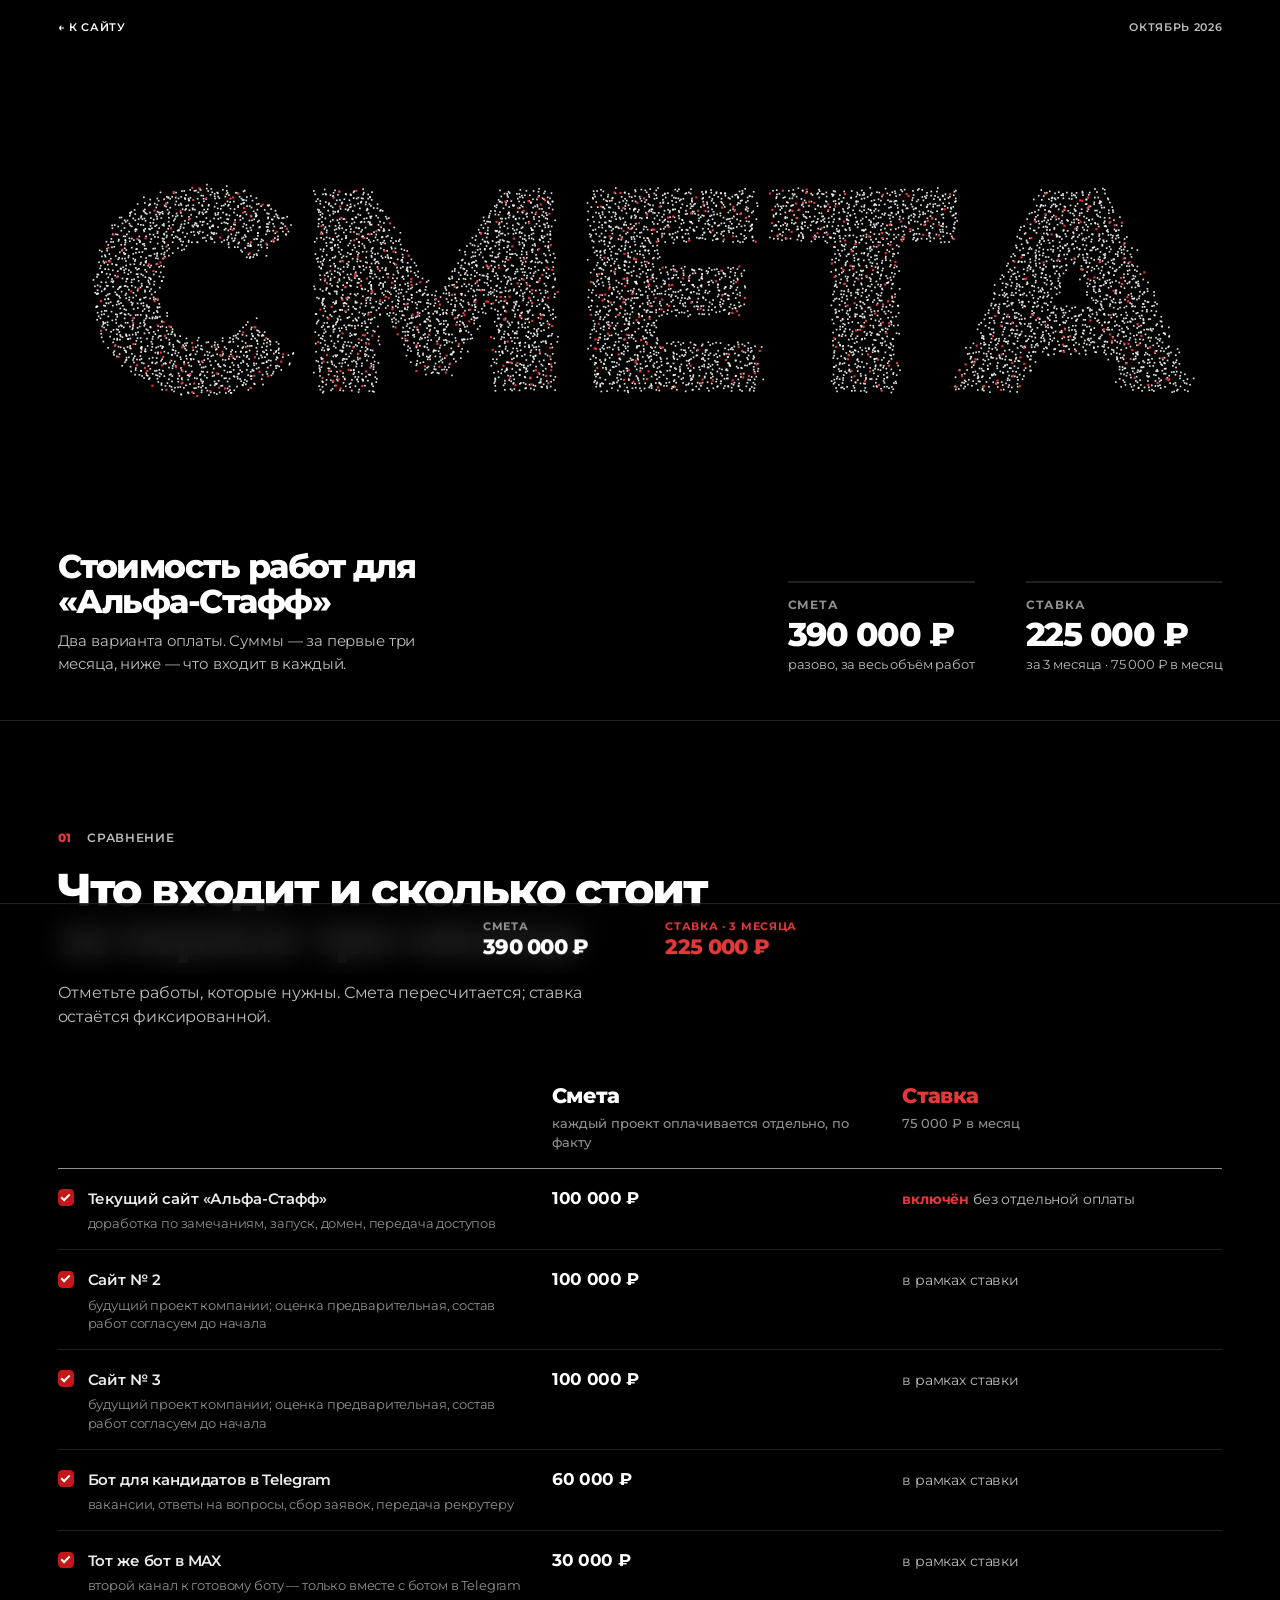
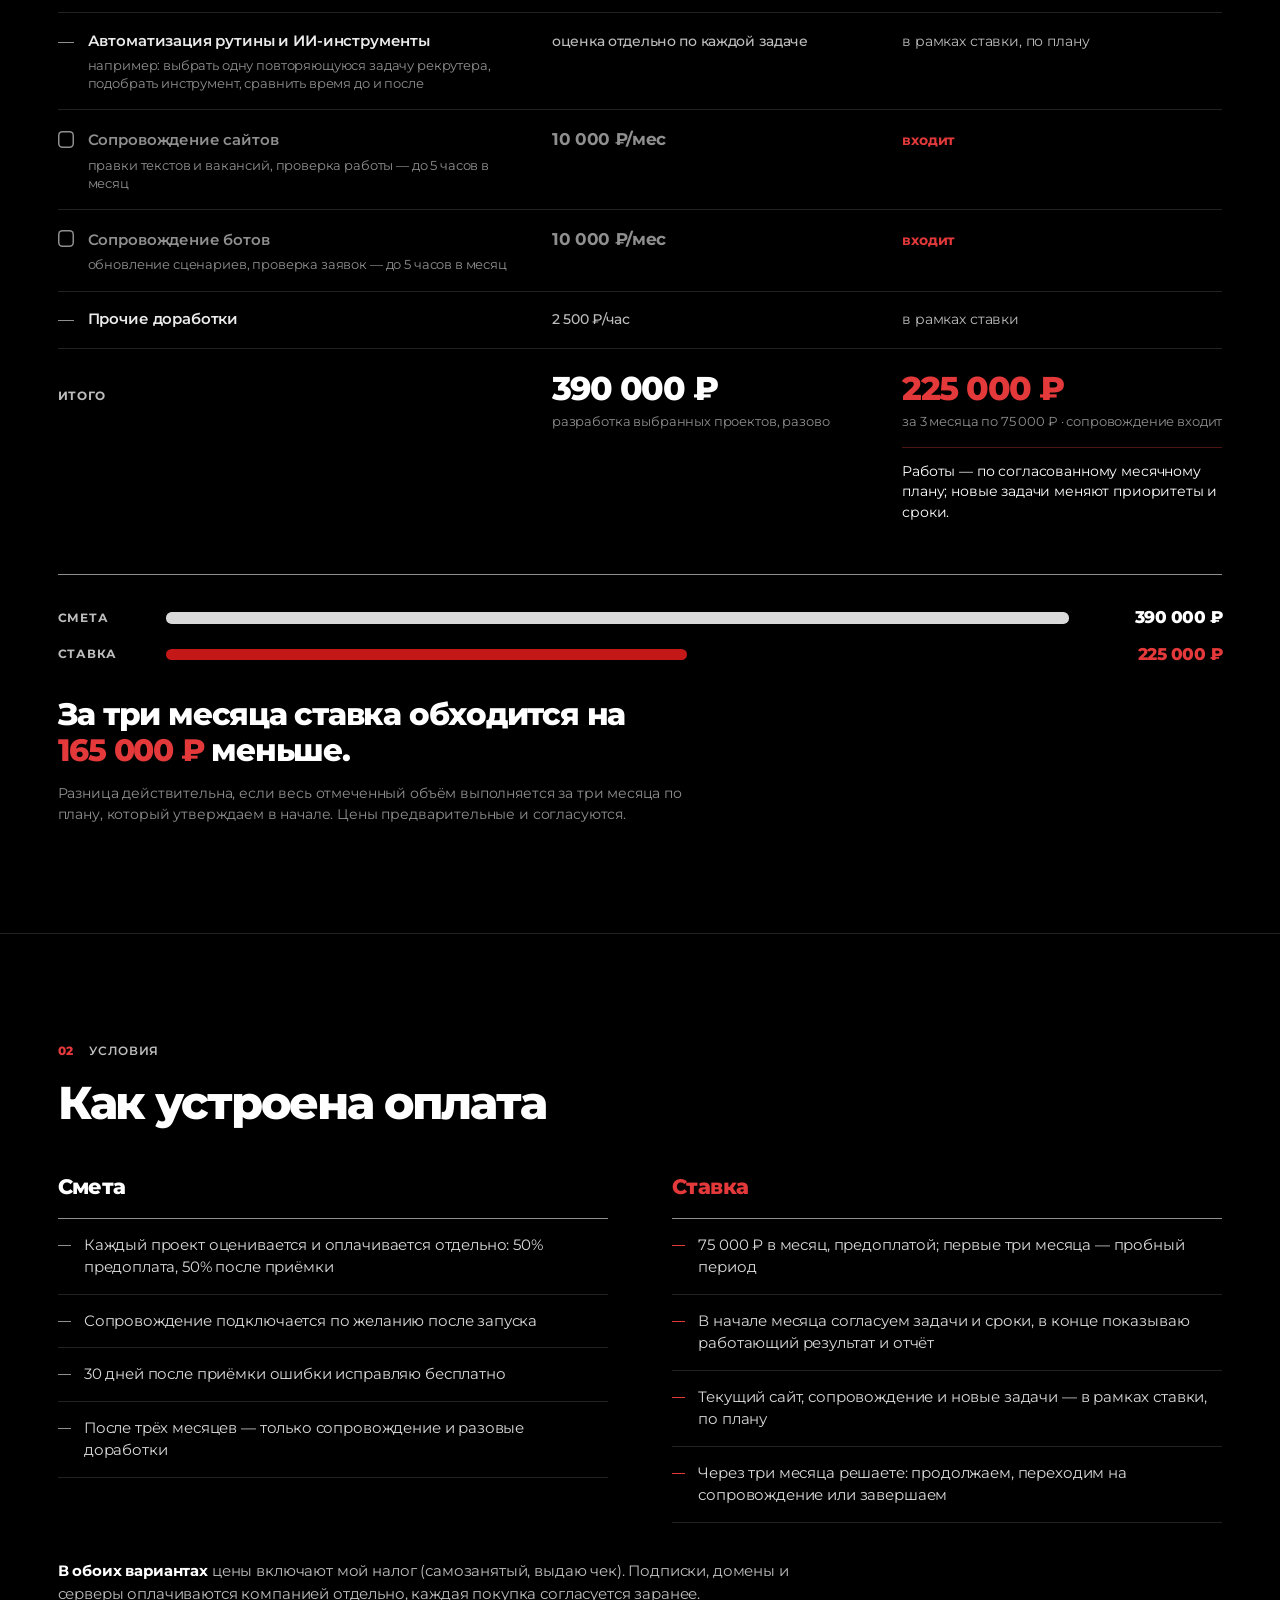
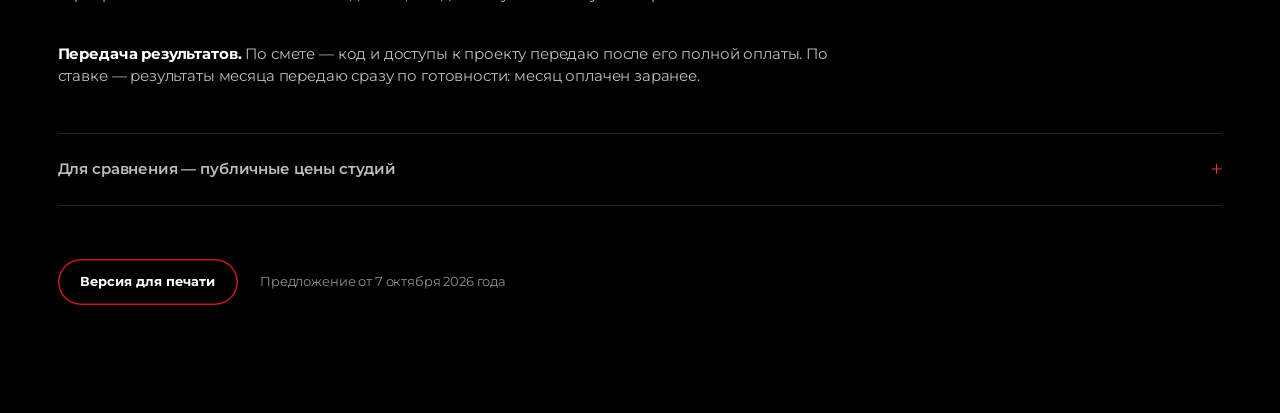
<file: offer2-7k2m.html>
<!doctype html>
<html lang="ru">
<head>
  <meta charset="utf-8">
  <meta name="viewport" content="width=device-width, initial-scale=1">
  <!-- Скрытая страница: не индексируется, ссылок на неё с сайта нет -->
  <meta name="robots" content="noindex, nofollow, noarchive">
  <title>Стоимость работ — «Альфа-Стафф»</title>
  <meta name="theme-color" content="#000000">
  <link rel="icon" href="data:image/svg+xml,%3Csvg xmlns=%27http://www.w3.org/2000/svg%27 viewBox=%270 0 16 16%27%3E%3Ccircle cx=%278%27 cy=%278%27 r=%276%27 fill=%27%23c41718%27/%3E%3C/svg%3E">
  <link rel="stylesheet" href="css/offer2.css?v=20261016b">
</head>
<body>
  <header class="top">
    <a class="top__back" href="index.html" data-back>← К сайту</a>
    <span class="top__r">Октябрь 2026</span>
  </header>

  <!-- ============ ПЕРВЫЙ ЭКРАН: два варианта ============ -->
  <section class="hero" data-hero>
    <canvas class="hero__cv" data-cv aria-hidden="true"></canvas>
    <div class="hero__stage" data-stage aria-hidden="true"></div>
    <div class="hero__foot">
      <div class="hero__head">
        <h1 class="hero__title">Стоимость работ для «Альфа-Стафф»</h1>
        <p class="hero__lead">Два варианта оплаты. Суммы — за первые три месяца, ниже — что входит в каждый.</p>
      </div>
      <div class="hero__opts">
        <a class="opt" href="#compare" data-word="0">
          <span class="opt__k">Смета</span>
          <span class="opt__v">390 000 ₽</span>
          <span class="opt__n">разово, за весь объём работ</span>
        </a>
        <a class="opt" href="#compare" data-word="1">
          <span class="opt__k">Ставка</span>
          <span class="opt__v">225 000 ₽</span>
          <span class="opt__n">за 3 месяца · 75 000 ₽ в месяц</span>
        </a>
      </div>
    </div>
  </section>

  <!-- ============ СРАВНЕНИЕ ЗА ТРИ МЕСЯЦА ============ -->
  <section class="sec" id="compare">
    <div class="wrap">
      <p class="sec__num"><span>01</span>Сравнение</p>
      <h2 class="sec__title">Что входит и сколько стоит за первые три месяца</h2>
      <p class="sec__lead">Отметьте работы, которые нужны. Смета пересчитается; ставка остаётся фиксированной.</p>

      <div class="cmp" data-cmp>
        <div class="cmp__head">
          <span></span>
          <span class="cmp__col">Смета<small>каждый проект оплачивается отдельно, по факту</small></span>
          <span class="cmp__col cmp__col--b">Ставка<small>75 000 ₽ в месяц</small></span>
        </div>

        <label class="row">
          <span class="row__name"><input type="checkbox" checked data-item="site1" data-price="100000"><i class="box"></i><span>Текущий сайт «Альфа-Стафф»<small>доработка по замечаниям, запуск, домен, передача доступов</small></span></span>
          <span class="row__a" data-l="Смета">100 000 ₽</span>
          <span class="row__b" data-l="Ставка"><b>включён</b> без отдельной оплаты</span>
        </label>
        <label class="row">
          <span class="row__name"><input type="checkbox" checked data-item="site2" data-price="100000"><i class="box"></i><span>Сайт № 2<small>будущий проект компании; оценка предварительная, состав работ согласуем до начала</small></span></span>
          <span class="row__a" data-l="Смета">100 000 ₽</span>
          <span class="row__b" data-l="Ставка">в рамках ставки</span>
        </label>
        <label class="row">
          <span class="row__name"><input type="checkbox" checked data-item="site3" data-price="100000"><i class="box"></i><span>Сайт № 3<small>будущий проект компании; оценка предварительная, состав работ согласуем до начала</small></span></span>
          <span class="row__a" data-l="Смета">100 000 ₽</span>
          <span class="row__b" data-l="Ставка">в рамках ставки</span>
        </label>
        <label class="row">
          <span class="row__name"><input type="checkbox" checked data-item="tg" data-price="60000"><i class="box"></i><span>Бот для кандидатов в Telegram<small>вакансии, ответы на вопросы, сбор заявок, передача рекрутеру</small></span></span>
          <span class="row__a" data-l="Смета">60 000 ₽</span>
          <span class="row__b" data-l="Ставка">в рамках ставки</span>
        </label>
        <label class="row" data-row-max>
          <span class="row__name"><input type="checkbox" checked data-item="max" data-price="30000"><i class="box"></i><span>Тот же бот в MAX<small data-max-note>второй канал к готовому боту — только вместе с ботом в Telegram</small></span></span>
          <span class="row__a" data-l="Смета">30 000 ₽</span>
          <span class="row__b" data-l="Ставка">в рамках ставки</span>
        </label>
        <div class="row row--static">
          <span class="row__name"><i class="dash"></i><span>Автоматизация рутины и ИИ-инструменты<small>например: выбрать одну повторяющуюся задачу рекрутера, подобрать инструмент, сравнить время до и после</small></span></span>
          <span class="row__a" data-l="Смета">оценка отдельно по каждой задаче</span>
          <span class="row__b" data-l="Ставка">в рамках ставки, по плану</span>
        </div>
        <label class="row row--sup">
          <span class="row__name"><input type="checkbox" data-sup data-price="10000"><i class="box"></i><span>Сопровождение сайтов<small>правки текстов и вакансий, проверка работы — до 5 часов в месяц</small></span></span>
          <span class="row__a" data-l="Смета">10 000 ₽/мес</span>
          <span class="row__b" data-l="Ставка"><b>входит</b></span>
        </label>
        <label class="row row--sup">
          <span class="row__name"><input type="checkbox" data-sup data-price="10000"><i class="box"></i><span>Сопровождение ботов<small>обновление сценариев, проверка заявок — до 5 часов в месяц</small></span></span>
          <span class="row__a" data-l="Смета">10 000 ₽/мес</span>
          <span class="row__b" data-l="Ставка"><b>входит</b></span>
        </label>
        <div class="row row--static">
          <span class="row__name"><i class="dash"></i><span>Прочие доработки</span></span>
          <span class="row__a" data-l="Смета">2 500 ₽/час</span>
          <span class="row__b" data-l="Ставка">в рамках ставки</span>
        </div>

        <!-- итоги -->
        <div class="cmp__sum">
          <span class="cmp__sum-k">Итого</span>
          <span class="cmp__sum-a" data-l="Смета">
            <b data-dev>390 000 ₽</b><small>разработка выбранных проектов, разово</small>
            <span class="cmp__sup" data-sup-line hidden>+ <b data-sup-v>10 000 ₽</b> в месяц<small>сопровождение после запуска</small></span>
          </span>
          <span class="cmp__sum-b" data-l="Ставка">
            <b>225 000 ₽</b><small>за 3 месяца по 75 000 ₽ · сопровождение входит</small>
            <span class="cmp__plan">Работы — по согласованному месячному плану; новые задачи меняют приоритеты и сроки.</span>
          </span>
        </div>
      </div>

      <!-- разница -->
      <div class="diff" data-diff>
        <div class="diff__bars" aria-hidden="true">
          <div class="bar"><span class="bar__k">Смета</span><span class="bar__line"><i data-bar-a></i></span><span class="bar__v" data-bar-a-v>390 000 ₽</span></div>
          <div class="bar bar--b"><span class="bar__k">Ставка</span><span class="bar__line"><i data-bar-b></i></span><span class="bar__v">225 000 ₽</span></div>
        </div>
        <p class="diff__text" data-diff-text>За три месяца ставка обходится на 165 000 ₽ меньше.</p>
        <p class="diff__sup" data-diff-sup hidden></p>
        <p class="diff__note">Разница действительна, если весь отмеченный объём выполняется за три месяца по плану, который утверждаем в начале. Цены предварительные и согласуются.</p>
      </div>
    </div>
  </section>

  <!-- ============ УСЛОВИЯ ============ -->
  <section class="sec" id="terms">
    <div class="wrap">
      <p class="sec__num"><span>02</span>Условия</p>
      <h2 class="sec__title">Как устроена оплата</h2>
      <div class="terms">
        <div class="terms__col">
          <p class="terms__h">Смета</p>
          <ul>
            <li>Каждый проект оценивается и оплачивается отдельно: 50% предоплата, 50% после приёмки</li>
            <li>Сопровождение подключается по желанию после запуска</li>
            <li>30 дней после приёмки ошибки исправляю бесплатно</li>
            <li>После трёх месяцев — только сопровождение и разовые доработки</li>
          </ul>
        </div>
        <div class="terms__col terms__col--b">
          <p class="terms__h">Ставка</p>
          <ul>
            <li>75 000 ₽ в месяц, предоплатой; первые три месяца — пробный период</li>
            <li>В начале месяца согласуем задачи и сроки, в конце показываю работающий результат и отчёт</li>
            <li>Текущий сайт, сопровождение и новые задачи — в рамках ставки, по плану</li>
            <li>Через три месяца решаете: продолжаем, переходим на сопровождение или завершаем</li>
          </ul>
        </div>
      </div>
      <p class="both"><b>В обоих вариантах</b> цены включают мой налог (самозанятый, выдаю чек). Подписки, домены и серверы оплачиваются компанией отдельно, каждая покупка согласуется заранее.</p>
      <p class="both"><b>Передача результатов.</b> По смете — код и доступы к проекту передаю после его полной оплаты. По ставке — результаты месяца передаю сразу по готовности: месяц оплачен заранее.</p>

      <details class="market">
        <summary>Для сравнения — публичные цены студий</summary>
        <div class="market__rows">
          <p><span>Сайт</span><span><a href="https://design-lab.ru/services/landings/" target="_blank" rel="noopener">Design Lab</a> — от 150 000 ₽ · <a href="https://serenity.agency/landing" target="_blank" rel="noopener">Serenity</a> — от 220 000 ₽</span><b>у меня — 100 000 ₽</b></p>
          <p><span>Бот</span><span><a href="https://skybots.ru/ceny" target="_blank" rel="noopener">SkyBots</a> — 50 000–90 000 ₽</span><b>у меня — 60 000 + 30 000 ₽</b></p>
          <p><span>Поддержка</span><span><a href="https://lite-support.ru/" target="_blank" rel="noopener">LITE SUPPORT</a> — 10 000 ₽/мес за 5 часов</span><b>у меня — так же</b></p>
          <p><span>Доработки</span><span><a href="https://redrocket.website/services/development/website-enhancements/" target="_blank" rel="noopener">«Красная Ракета»</a> — от 2 500 ₽/час</span><b>у меня — 2 500 ₽/час</b></p>
          <small>Цены «от» с сайтов компаний на 07.10.2026; состав работ у студий может отличаться.</small>
        </div>
      </details>

      <div class="end">
        <button type="button" class="print" data-print>Версия для печати</button>
        <span>Предложение от 7 октября 2026 года</span>
      </div>
    </div>
  </section>

  <!-- итог всегда под рукой, пока на экране таблица -->
  <div class="dockbar" data-dockbar aria-hidden="true">
    <span><small>Смета</small><b data-dock-a>390 000 ₽</b><em data-dock-sup></em></span>
    <span class="dockbar__b"><small>Ставка · 3 месяца</small><b>225 000 ₽</b></span>
  </div>

  <script src="js/offer2.js?v=20261016b"></script>
</body>
</html>
</file>
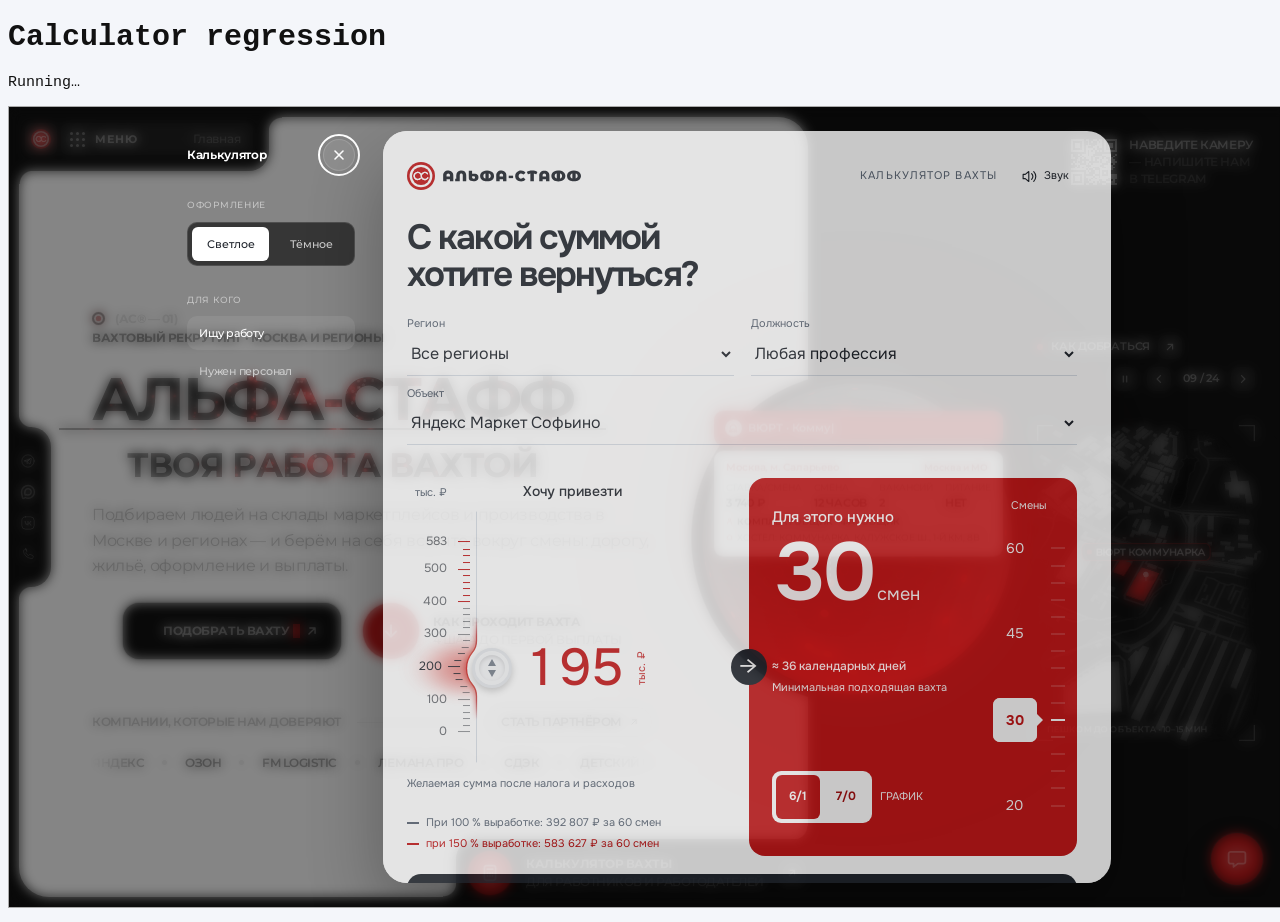
<file: tools/calc-views-regression.html>
<!doctype html>
<html lang="ru"><meta charset="utf-8"><title>Calculator regression</title>
<style>body{font:15px monospace;background:#f4f6fa;color:#111}iframe{width:1280px;height:800px;border:1px solid #aaa}pre{white-space:pre-wrap}body.capture{margin:0;background:#fff}body.capture iframe{display:block;border:0}</style>
<h1>Calculator regression</h1><pre id="result">Running…</pre>
<iframe title="Real site under test" data-src="../?calc-check=20261020glow47"></iframe>
<script>
var testParams=new URLSearchParams(location.search),testWidth=Number(testParams.get('width'))||1280,testHeight=Number(testParams.get('height'))||800;
var captureScale=testParams.has('capture')&&testParams.get('captureScale')==='2'?2:1;
if(testWidth<320||testWidth>2560)testWidth=1280;
if(testHeight<600||testHeight>2160)testHeight=800;
document.querySelector('iframe').style.width=testWidth+'px';document.querySelector('iframe').style.height=testHeight+'px';
if(testParams.has('capture')){document.body.classList.add('capture');document.querySelector('h1').hidden=true;document.querySelector('#result').hidden=true;}
if(captureScale===2){
  var captureFrame=document.querySelector('iframe');
  captureFrame.style.transformOrigin='0 0';captureFrame.style.transform='scale(2)';
  document.body.style.width=(testWidth*2)+'px';document.body.style.height=(testHeight*2)+'px';
}
</script>
<script src="calc-views-regression.js?v=20261020glow47"></script>
<script src="calc-opening-regression.js?v=20261020glow44"></script>
<script src="calc-format-regression.js?v=20261020opening39"></script>
<script src="calc-extension-regression.js?v=20261020extension42"></script>
<script>
var harnessStarted=false;
var startupTimer=setTimeout(function(){
  if(harnessStarted)return;
  var out={previewReady:false,error:'The site iframe did not finish loading within 20 seconds.'},result=document.querySelector('#result');
  result.textContent=JSON.stringify(out,null,2);result.dataset.ready='true';window.calcRegressionResult=out;
},20000);
document.querySelector('iframe').addEventListener('load',async function(){
  if(harnessStarted||!this.contentDocument.querySelector('[data-cm]'))return;
  harnessStarted=true;clearTimeout(startupTimer);
  var frame=this,w=frame.contentWindow,out={viewport:w.innerWidth,styles:Array.from(w.document.querySelectorAll('link[rel="stylesheet"]')).filter(function(el){return el.href.includes('calc')}).map(function(el){return el.href})};
  out.sliderSource=w.document.querySelector('script[src*="calculators/money-slider.js"]')?.getAttribute('src');
  var result=document.querySelector('#result');
  async function run(name,operation){try{out[name]=await operation();}catch(e){out[name]={pass:false,error:e.stack||e.message};}}
  async function bounded(operation,label){var timer;try{return await Promise.race([operation,new Promise(function(_,reject){timer=setTimeout(function(){reject(Error(label+' timed out after 20 seconds'));},20000);})]);}finally{clearTimeout(timer);}}
  try {
    if(testParams.has('opening')){
      await run('opening',function(){return calcOpeningRegression(w);});
    }else{
    await bounded(w.document.fonts.ready,'Site fonts');
    if(testParams.has('model')){
      var modelScript=w.document.createElement('script');modelScript.src='tools/calc-model-regression.js?v=20261020extension42';
      await new Promise(function(resolve,reject){modelScript.onload=resolve;modelScript.onerror=reject;w.document.body.appendChild(modelScript);});
      await run('model',function(){return w.runCalcModelRegression();});
    }else if(testParams.has('extensions')){
      await run('extensions',function(){return calcExtensionRegression(w);});
    }else if(testParams.has('formatting')){
      await run('formatting',function(){return calcFormatRegression(w);});
    }else if(testParams.has('capture')){
      out.preview=await bounded(calcPreview(w,testParams),'Capture preparation');
      out.preview.captureScale=captureScale;out.preview.captureSurface={width:testWidth*captureScale,height:testHeight*captureScale};
      out.previewReady=true;
    }else if(testParams.has('employer')){
      await run('employer',function(){return calcEmployerRegression(w);});
    }else if(testParams.has('geometry')){
      await run('geometry',function(){return calcGeometryRegression(w);});
    }else if(testParams.has('handoff')){
      await run('handoff',function(){return calcHandoffRegression(w);});
    }else if(testParams.has('stability')){
      await run('stability',function(){return calcStabilityRegression(w);});
    }else if(testParams.has('slider')){
      await run('moneySlider',function(){return calcMoneySliderRegression(w);});
    }else{
      if(!testParams.has('approved')){
        var s=w.document.createElement('script');s.src='tools/calc-model-regression.js?v=20261020extension42';
        await new Promise(function(resolve,reject){s.onload=resolve;s.onerror=reject;w.document.body.appendChild(s);});
        await run('model',function(){return w.runCalcModelRegression();});
        await run('views',function(){return calcViewsRegression(w);});
        await run('employer',function(){return calcEmployerRegression(w);});
        await run('handoff',function(){return calcHandoffRegression(w);});
        await run('moneySlider',function(){return calcMoneySliderRegression(w);});
        await run('geometry',function(){return calcGeometryRegression(w);});
        if(testParams.has('matrix')){
          out.matrix=[];
          for(var size of [[320,840],[390,844],[768,1024],[900,900],[1000,768],[1280,900],[1536,1190],[1920,1200],[2560,1440]]){
            frame.style.width=size[0]+'px';frame.style.height=size[1]+'px';
            await calcSettle(w,'matrix viewport '+size.join('x'));
            try{out.matrix.push({width:size[0],height:size[1],result:await calcGeometryRegression(w)});}
            catch(e){out.matrix.push({width:size[0],height:size[1],result:{pass:false,error:e.stack||e.message}});}
          }
          frame.style.width=testWidth+'px';frame.style.height=testHeight+'px';
        }
      }
      await run('approved',function(){return calcApprovedRegression(w);});
    }
    }
  }catch(e){out.error=e.stack||e.message;out.previewReady=false;}
  result.textContent=JSON.stringify(out,null,2);result.dataset.ready='true';
  window.calcRegressionResult=out;
});
document.querySelector('iframe').src=document.querySelector('iframe').dataset.src;
</script>
</html>
</file>
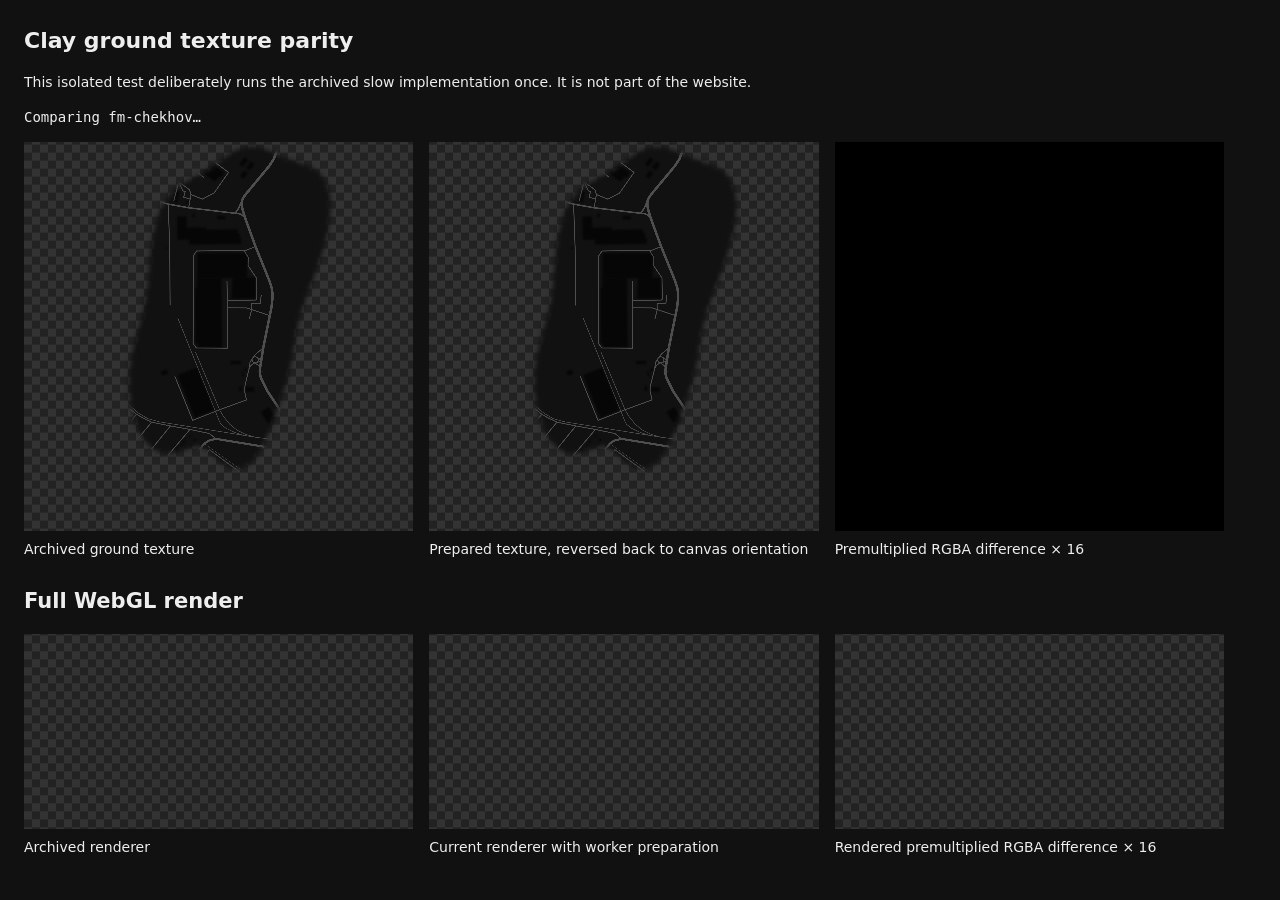
<file: tools/clay-parity.html>
<!doctype html>
<html lang="en">
<head>
  <meta charset="utf-8">
  <meta name="viewport" content="width=device-width, initial-scale=1">
  <base href="../">
  <title>Clay ground texture parity</title>
  <style>
    :root { --frame: #111; --accent: #c41718; --accent-3: #e94849; color-scheme: dark; }
    body { margin: 24px; background: #111; color: #eee; font: 14px/1.5 system-ui, sans-serif; }
    h1 { font-size: 22px; }
    pre { white-space: pre-wrap; overflow-wrap: anywhere; }
    .textures { display: grid; grid-template-columns: repeat(3, minmax(0, 1fr)); gap: 16px; max-width: 1200px; }
    figure { margin: 0; }
    figure canvas { display: block; width: 100%; height: auto; background: repeating-conic-gradient(#333 0% 25%, #222 0% 50%) 0 / 16px 16px; }
    figcaption { padding: 8px 0; }
    .render-host { width: 342px; height: 454px; position: absolute; left: -10000px; }
    [data-status="pass"] { color: #9fe1a6; }
    [data-status="fail"] { color: #ff9c9c; }
  </style>
</head>
<body>
  <h1>Clay ground texture parity</h1>
  <p>This isolated test deliberately runs the archived slow implementation once. It is not part of the website.</p>
  <pre id="report" data-status="running">Running…</pre>
  <div class="textures">
    <figure><canvas id="legacy-texture"></canvas><figcaption>Archived ground texture</figcaption></figure>
    <figure><canvas id="prepared-texture"></canvas><figcaption>Prepared texture, reversed back to canvas orientation</figcaption></figure>
    <figure><canvas id="difference-texture"></canvas><figcaption>Premultiplied RGBA difference × 16</figcaption></figure>
  </div>
  <h2>Full WebGL render</h2>
  <div class="textures">
    <figure><canvas id="legacy-render"></canvas><figcaption>Archived renderer</figcaption></figure>
    <figure><canvas id="current-render"></canvas><figcaption>Current renderer with worker preparation</figcaption></figure>
    <figure><canvas id="render-difference"></canvas><figcaption>Rendered premultiplied RGBA difference × 16</figcaption></figure>
  </div>
  <div id="legacy-host" class="render-host" aria-hidden="true"></div>
  <div id="current-host" class="render-host" aria-hidden="true"></div>
  <script src="assets/vendor/three.min.js"></script>
  <script src="tools/fixtures/clay-map-before.js"></script>
  <script>AS.LegacyClayMap = AS.ClayMap;</script>
  <script src="js/clay-prepare.js"></script>
  <script src="js/clay-map.js"></script>
  <script src="tools/clay-parity.js"></script>
</body>
</html>
</file>
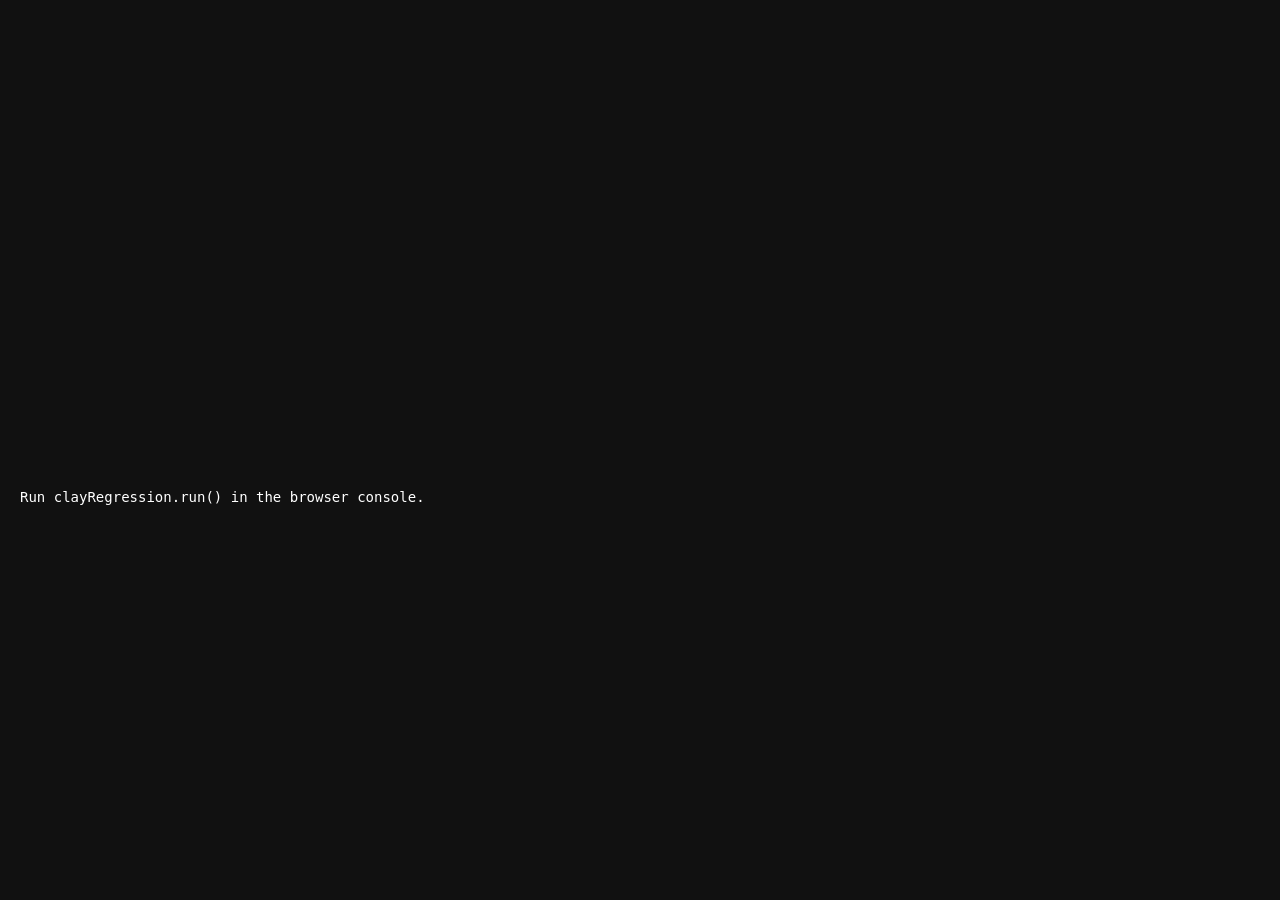
<file: tools/clay-regression.html>
<!doctype html>
<meta charset="utf-8">
<base href="../">
<title>Clay map regression checks</title>
<style>:root{--frame:#111111;--accent:#c41718;--accent-3:#e94849}body{margin:20px;background:#111;color:white;font:14px monospace}.map{width:342px;height:455px}canvas{display:block}pre{white-space:pre-wrap}</style>
<div class="map"></div><pre id="result">Run clayRegression.run() in the browser console.</pre>
<script src="assets/vendor/three.min.js"></script>
<script src="js/clay-map.js"></script>
<script src="tools/clay-regression.js"></script>
<script src="tools/clay-lifecycle.js"></script>
</file>
<file: css/fonts.css>
/* self-hosted: Wix Madefor Display/Text, JetBrains Mono (OFL) */
@font-face{font-family:'JetBrains Mono';font-style:normal;font-weight:400 800;font-display:swap;src:url('../assets/fonts/JetBrainsMono-normal-cyrillic-ext.woff2') format('woff2');unicode-range:U+0460-052F, U+1C80-1C8A, U+20B4, U+2DE0-2DFF, U+A640-A69F, U+FE2E-FE2F;}
@font-face{font-family:'JetBrains Mono';font-style:normal;font-weight:400 800;font-display:swap;src:url('../assets/fonts/JetBrainsMono-normal-cyrillic.woff2') format('woff2');unicode-range:U+0301, U+0400-045F, U+0490-0491, U+04B0-04B1, U+2116;}
@font-face{font-family:'JetBrains Mono';font-style:normal;font-weight:400 800;font-display:swap;src:url('../assets/fonts/JetBrainsMono-normal-latin-ext.woff2') format('woff2');unicode-range:U+0100-02BA, U+02BD-02C5, U+02C7-02CC, U+02CE-02D7, U+02DD-02FF, U+0304, U+0308, U+0329, U+1D00-1DBF, U+1E00-1E9F, U+1EF2-1EFF, U+2020, U+20A0-20AB, U+20AD-20C0, U+2113, U+2C60-2C7F, U+A720-A7FF;}
@font-face{font-family:'JetBrains Mono';font-style:normal;font-weight:400 800;font-display:swap;src:url('../assets/fonts/JetBrainsMono-normal-latin.woff2') format('woff2');unicode-range:U+0000-00FF, U+0131, U+0152-0153, U+02BB-02BC, U+02C6, U+02DA, U+02DC, U+0304, U+0308, U+0329, U+2000-206F, U+20AC, U+2122, U+2191, U+2193, U+2212, U+2215, U+FEFF, U+FFFD;}
@font-face{font-family:'Wix Madefor Display';font-style:normal;font-weight:400 800;font-display:swap;src:url('../assets/fonts/WixMadeforDisplay-normal-cyrillic-ext.woff2') format('woff2');unicode-range:U+0460-052F, U+1C80-1C8A, U+20B4, U+2DE0-2DFF, U+A640-A69F, U+FE2E-FE2F;}
@font-face{font-family:'Wix Madefor Display';font-style:normal;font-weight:400 800;font-display:swap;src:url('../assets/fonts/WixMadeforDisplay-normal-cyrillic.woff2') format('woff2');unicode-range:U+0301, U+0400-045F, U+0490-0491, U+04B0-04B1, U+2116;}
@font-face{font-family:'Wix Madefor Display';font-style:normal;font-weight:400 800;font-display:swap;src:url('../assets/fonts/WixMadeforDisplay-normal-latin-ext.woff2') format('woff2');unicode-range:U+0100-02BA, U+02BD-02C5, U+02C7-02CC, U+02CE-02D7, U+02DD-02FF, U+0304, U+0308, U+0329, U+1D00-1DBF, U+1E00-1E9F, U+1EF2-1EFF, U+2020, U+20A0-20AB, U+20AD-20C0, U+2113, U+2C60-2C7F, U+A720-A7FF;}
@font-face{font-family:'Wix Madefor Display';font-style:normal;font-weight:400 800;font-display:swap;src:url('../assets/fonts/WixMadeforDisplay-normal-latin.woff2') format('woff2');unicode-range:U+0000-00FF, U+0131, U+0152-0153, U+02BB-02BC, U+02C6, U+02DA, U+02DC, U+0304, U+0308, U+0329, U+2000-206F, U+20AC, U+2122, U+2191, U+2193, U+2212, U+2215, U+FEFF, U+FFFD;}
@font-face{font-family:'Wix Madefor Text';font-style:italic;font-weight:400 800;font-display:swap;src:url('../assets/fonts/WixMadeforText-italic-cyrillic-ext.woff2') format('woff2');unicode-range:U+0460-052F, U+1C80-1C8A, U+20B4, U+2DE0-2DFF, U+A640-A69F, U+FE2E-FE2F;}
@font-face{font-family:'Wix Madefor Text';font-style:italic;font-weight:400 800;font-display:swap;src:url('../assets/fonts/WixMadeforText-italic-cyrillic.woff2') format('woff2');unicode-range:U+0301, U+0400-045F, U+0490-0491, U+04B0-04B1, U+2116;}
@font-face{font-family:'Wix Madefor Text';font-style:italic;font-weight:400 800;font-display:swap;src:url('../assets/fonts/WixMadeforText-italic-latin-ext.woff2') format('woff2');unicode-range:U+0100-02BA, U+02BD-02C5, U+02C7-02CC, U+02CE-02D7, U+02DD-02FF, U+0304, U+0308, U+0329, U+1D00-1DBF, U+1E00-1E9F, U+1EF2-1EFF, U+2020, U+20A0-20AB, U+20AD-20C0, U+2113, U+2C60-2C7F, U+A720-A7FF;}
@font-face{font-family:'Wix Madefor Text';font-style:italic;font-weight:400 800;font-display:swap;src:url('../assets/fonts/WixMadeforText-italic-latin.woff2') format('woff2');unicode-range:U+0000-00FF, U+0131, U+0152-0153, U+02BB-02BC, U+02C6, U+02DA, U+02DC, U+0304, U+0308, U+0329, U+2000-206F, U+20AC, U+2122, U+2191, U+2193, U+2212, U+2215, U+FEFF, U+FFFD;}
@font-face{font-family:'Wix Madefor Text';font-style:normal;font-weight:400 800;font-display:swap;src:url('../assets/fonts/WixMadeforText-normal-cyrillic-ext.woff2') format('woff2');unicode-range:U+0460-052F, U+1C80-1C8A, U+20B4, U+2DE0-2DFF, U+A640-A69F, U+FE2E-FE2F;}
@font-face{font-family:'Wix Madefor Text';font-style:normal;font-weight:400 800;font-display:swap;src:url('../assets/fonts/WixMadeforText-normal-cyrillic.woff2') format('woff2');unicode-range:U+0301, U+0400-045F, U+0490-0491, U+04B0-04B1, U+2116;}
@font-face{font-family:'Wix Madefor Text';font-style:normal;font-weight:400 800;font-display:swap;src:url('../assets/fonts/WixMadeforText-normal-latin-ext.woff2') format('woff2');unicode-range:U+0100-02BA, U+02BD-02C5, U+02C7-02CC, U+02CE-02D7, U+02DD-02FF, U+0304, U+0308, U+0329, U+1D00-1DBF, U+1E00-1E9F, U+1EF2-1EFF, U+2020, U+20A0-20AB, U+20AD-20C0, U+2113, U+2C60-2C7F, U+A720-A7FF;}
@font-face{font-family:'Wix Madefor Text';font-style:normal;font-weight:400 800;font-display:swap;src:url('../assets/fonts/WixMadeforText-normal-latin.woff2') format('woff2');unicode-range:U+0000-00FF, U+0131, U+0152-0153, U+02BB-02BC, U+02C6, U+02DA, U+02DC, U+0304, U+0308, U+0329, U+2000-206F, U+20AC, U+2122, U+2191, U+2193, U+2212, U+2215, U+FEFF, U+FFFD;}
/* Caveat (OFL, assets/fonts/Caveat-OFL.txt) — только для «рукописных» строк образца документа: ФИО и даты */
@font-face{font-family:'Caveat';font-style:normal;font-weight:500;font-display:swap;src:url('../assets/fonts/Caveat-subset.woff2') format('woff2');}

/* Набор для просмотра (data-fonts="playfair" на <html>): Playfair Display, Golos Text, IBM Plex Mono — все OFL */
@font-face{font-family:'Playfair Display';font-style:normal;font-weight:400 900;font-display:swap;src:url('../assets/fonts/PlayfairDisplay-400-900-cyrillic.woff2') format('woff2');unicode-range:U+0301, U+0400-045F, U+0490-0491, U+04B0-04B1, U+2116;}
@font-face{font-family:'Playfair Display';font-style:normal;font-weight:400 900;font-display:swap;src:url('../assets/fonts/PlayfairDisplay-400-900-latin-ext.woff2') format('woff2');unicode-range:U+0100-02BA, U+02BD-02C5, U+02C7-02CC, U+02CE-02D7, U+02DD-02FF, U+0304, U+0308, U+0329, U+1D00-1DBF, U+1E00-1E9F, U+1EF2-1EFF, U+2020, U+20A0-20AB, U+20AD-20C0, U+2113, U+2C60-2C7F, U+A720-A7FF;}
@font-face{font-family:'Playfair Display';font-style:normal;font-weight:400 900;font-display:swap;src:url('../assets/fonts/PlayfairDisplay-400-900-latin.woff2') format('woff2');unicode-range:U+0000-00FF, U+0131, U+0152-0153, U+02BB-02BC, U+02C6, U+02DA, U+02DC, U+0304, U+0308, U+0329, U+2000-206F, U+20AC, U+2122, U+2191, U+2193, U+2212, U+2215, U+FEFF, U+FFFD;}
@font-face{font-family:'Golos Text';font-style:normal;font-weight:400 900;font-display:swap;src:url('../assets/fonts/GolosText-400-900-cyrillic-ext.woff2') format('woff2');unicode-range:U+0460-052F, U+1C80-1C8A, U+20B4, U+2DE0-2DFF, U+A640-A69F, U+FE2E-FE2F;}
@font-face{font-family:'Golos Text';font-style:normal;font-weight:400 900;font-display:swap;src:url('../assets/fonts/GolosText-400-900-cyrillic.woff2') format('woff2');unicode-range:U+0301, U+0400-045F, U+0490-0491, U+04B0-04B1, U+2116;}
@font-face{font-family:'Golos Text';font-style:normal;font-weight:400 900;font-display:swap;src:url('../assets/fonts/GolosText-400-900-latin-ext.woff2') format('woff2');unicode-range:U+0100-02BA, U+02BD-02C5, U+02C7-02CC, U+02CE-02D7, U+02DD-02FF, U+0304, U+0308, U+0329, U+1D00-1DBF, U+1E00-1E9F, U+1EF2-1EFF, U+2020, U+20A0-20AB, U+20AD-20C0, U+2113, U+2C60-2C7F, U+A720-A7FF;}
@font-face{font-family:'Golos Text';font-style:normal;font-weight:400 900;font-display:swap;src:url('../assets/fonts/GolosText-400-900-latin.woff2') format('woff2');unicode-range:U+0000-00FF, U+0131, U+0152-0153, U+02BB-02BC, U+02C6, U+02DA, U+02DC, U+0304, U+0308, U+0329, U+2000-206F, U+20AC, U+2122, U+2191, U+2193, U+2212, U+2215, U+FEFF, U+FFFD;}
@font-face{font-family:'IBM Plex Mono';font-style:normal;font-weight:400;font-display:swap;src:url('../assets/fonts/IBMPlexMono-400-cyrillic-ext.woff2') format('woff2');unicode-range:U+0460-052F, U+1C80-1C8A, U+20B4, U+2DE0-2DFF, U+A640-A69F, U+FE2E-FE2F;}
@font-face{font-family:'IBM Plex Mono';font-style:normal;font-weight:400;font-display:swap;src:url('../assets/fonts/IBMPlexMono-400-cyrillic.woff2') format('woff2');unicode-range:U+0301, U+0400-045F, U+0490-0491, U+04B0-04B1, U+2116;}
@font-face{font-family:'IBM Plex Mono';font-style:normal;font-weight:400;font-display:swap;src:url('../assets/fonts/IBMPlexMono-400-latin-ext.woff2') format('woff2');unicode-range:U+0100-02BA, U+02BD-02C5, U+02C7-02CC, U+02CE-02D7, U+02DD-02FF, U+0304, U+0308, U+0329, U+1D00-1DBF, U+1E00-1E9F, U+1EF2-1EFF, U+2020, U+20A0-20AB, U+20AD-20C0, U+2113, U+2C60-2C7F, U+A720-A7FF;}
@font-face{font-family:'IBM Plex Mono';font-style:normal;font-weight:400;font-display:swap;src:url('../assets/fonts/IBMPlexMono-400-latin.woff2') format('woff2');unicode-range:U+0000-00FF, U+0131, U+0152-0153, U+02BB-02BC, U+02C6, U+02DA, U+02DC, U+0304, U+0308, U+0329, U+2000-206F, U+20AC, U+2122, U+2191, U+2193, U+2212, U+2215, U+FEFF, U+FFFD;}
@font-face{font-family:'IBM Plex Mono';font-style:normal;font-weight:500;font-display:swap;src:url('../assets/fonts/IBMPlexMono-500-cyrillic-ext.woff2') format('woff2');unicode-range:U+0460-052F, U+1C80-1C8A, U+20B4, U+2DE0-2DFF, U+A640-A69F, U+FE2E-FE2F;}
@font-face{font-family:'IBM Plex Mono';font-style:normal;font-weight:500;font-display:swap;src:url('../assets/fonts/IBMPlexMono-500-cyrillic.woff2') format('woff2');unicode-range:U+0301, U+0400-045F, U+0490-0491, U+04B0-04B1, U+2116;}
@font-face{font-family:'IBM Plex Mono';font-style:normal;font-weight:500;font-display:swap;src:url('../assets/fonts/IBMPlexMono-500-latin-ext.woff2') format('woff2');unicode-range:U+0100-02BA, U+02BD-02C5, U+02C7-02CC, U+02CE-02D7, U+02DD-02FF, U+0304, U+0308, U+0329, U+1D00-1DBF, U+1E00-1E9F, U+1EF2-1EFF, U+2020, U+20A0-20AB, U+20AD-20C0, U+2113, U+2C60-2C7F, U+A720-A7FF;}
@font-face{font-family:'IBM Plex Mono';font-style:normal;font-weight:500;font-display:swap;src:url('../assets/fonts/IBMPlexMono-500-latin.woff2') format('woff2');unicode-range:U+0000-00FF, U+0131, U+0152-0153, U+02BB-02BC, U+02C6, U+02DA, U+02DC, U+0304, U+0308, U+0329, U+2000-206F, U+20AC, U+2122, U+2191, U+2193, U+2212, U+2215, U+FEFF, U+FFFD;}
@font-face{font-family:'IBM Plex Mono';font-style:normal;font-weight:600;font-display:swap;src:url('../assets/fonts/IBMPlexMono-600-cyrillic-ext.woff2') format('woff2');unicode-range:U+0460-052F, U+1C80-1C8A, U+20B4, U+2DE0-2DFF, U+A640-A69F, U+FE2E-FE2F;}
@font-face{font-family:'IBM Plex Mono';font-style:normal;font-weight:600;font-display:swap;src:url('../assets/fonts/IBMPlexMono-600-cyrillic.woff2') format('woff2');unicode-range:U+0301, U+0400-045F, U+0490-0491, U+04B0-04B1, U+2116;}
@font-face{font-family:'IBM Plex Mono';font-style:normal;font-weight:600;font-display:swap;src:url('../assets/fonts/IBMPlexMono-600-latin-ext.woff2') format('woff2');unicode-range:U+0100-02BA, U+02BD-02C5, U+02C7-02CC, U+02CE-02D7, U+02DD-02FF, U+0304, U+0308, U+0329, U+1D00-1DBF, U+1E00-1E9F, U+1EF2-1EFF, U+2020, U+20A0-20AB, U+20AD-20C0, U+2113, U+2C60-2C7F, U+A720-A7FF;}
@font-face{font-family:'IBM Plex Mono';font-style:normal;font-weight:600;font-display:swap;src:url('../assets/fonts/IBMPlexMono-600-latin.woff2') format('woff2');unicode-range:U+0000-00FF, U+0131, U+0152-0153, U+02BB-02BC, U+02C6, U+02DA, U+02DC, U+0304, U+0308, U+0329, U+2000-206F, U+20AC, U+2122, U+2191, U+2193, U+2212, U+2215, U+FEFF, U+FFFD;}
@font-face{font-family:'IBM Plex Mono';font-style:normal;font-weight:700;font-display:swap;src:url('../assets/fonts/IBMPlexMono-700-cyrillic-ext.woff2') format('woff2');unicode-range:U+0460-052F, U+1C80-1C8A, U+20B4, U+2DE0-2DFF, U+A640-A69F, U+FE2E-FE2F;}
@font-face{font-family:'IBM Plex Mono';font-style:normal;font-weight:700;font-display:swap;src:url('../assets/fonts/IBMPlexMono-700-cyrillic.woff2') format('woff2');unicode-range:U+0301, U+0400-045F, U+0490-0491, U+04B0-04B1, U+2116;}
@font-face{font-family:'IBM Plex Mono';font-style:normal;font-weight:700;font-display:swap;src:url('../assets/fonts/IBMPlexMono-700-latin-ext.woff2') format('woff2');unicode-range:U+0100-02BA, U+02BD-02C5, U+02C7-02CC, U+02CE-02D7, U+02DD-02FF, U+0304, U+0308, U+0329, U+1D00-1DBF, U+1E00-1E9F, U+1EF2-1EFF, U+2020, U+20A0-20AB, U+20AD-20C0, U+2113, U+2C60-2C7F, U+A720-A7FF;}
@font-face{font-family:'IBM Plex Mono';font-style:normal;font-weight:700;font-display:swap;src:url('../assets/fonts/IBMPlexMono-700-latin.woff2') format('woff2');unicode-range:U+0000-00FF, U+0131, U+0152-0153, U+02BB-02BC, U+02C6, U+02DA, U+02DC, U+0304, U+0308, U+0329, U+2000-206F, U+20AC, U+2122, U+2191, U+2193, U+2212, U+2215, U+FEFF, U+FFFD;}
</file>
<file: css/style-company.css>
/* =====================================================================
   АЛЬФА-СТАФФ · RECRUITING
   Каркас и ритм — от QuantumFlux (тёмная рама, белые листы, моно-метки,
   залипающие сплит-секции). Сфера и тёплая палитра — от оранжевой версии.
   ===================================================================== */

:root {
  --frame: #121212;   /* почти-чёрный: на чистом чёрном теням некуда темнеть — 3D-рельеф в панели не читается */
  --frame-2: #202020;
  --frame-3: #282828;
  --panel: #0e0e0e;
  --line-d: rgba(255, 255, 255, .08);
  --line-d2: rgba(255, 255, 255, .14);
  --w-1: #ffffff;
  --w-2: rgba(255, 255, 255, .64);
  --w-3: rgba(255, 255, 255, .38);
  --w-4: rgba(255, 255, 255, .16);

  --sheet: #ffffff;
  --paper: #f4f4f1;
  --ink: #000000;
  --ink-2: rgba(15, 15, 15, .68);
  --ink-3: rgba(15, 15, 15, .42);
  --line: rgba(15, 15, 15, .1);

  --accent: #c41718;
  --accent-2: #c41718;
  --accent-3: #e37a7b;
  --accent-soft: rgba(196, 23, 24, .14);
  --stage-bg: #eff0f0;

  --r-sheet: 1.875rem;
  --r-card: 1.375rem;
  --r-tile: 1rem;
  --gut: 10px; /* рамка как у референса QuantumFlux — 10px на любом экране */
  --nav-w: calc(var(--ui) * 236); /* плашка меню (слева вверху) */
  --nav-h: calc(var(--ui) * 40);
  --dock: 12px; /* наверху страницы плашка сидит во врезке листа: отступ от края экрана = поле врезки */
  --page: 88.75rem; /* ширина контента тёмных секций: 1420px при 1rem = 16px, дальше растёт пропорционально */

  --f-display: 'Wix Madefor Display', 'Segoe UI', system-ui, sans-serif;
  --f-text: 'Wix Madefor Text', 'Segoe UI', system-ui, sans-serif;
  --f-mono: 'JetBrains Mono', ui-monospace, 'Cascadia Mono', Consolas, monospace;

  --ease: cubic-bezier(.22, 1, .36, 1);
  --ease-io: cubic-bezier(.65, 0, .35, 1);
  --grain: url('../assets/img/grain.png');
  --fs-mono: calc(12px + (1rem - 16px) * .3);
  --ui: calc(1px + (0.0625rem - 1px) * .3); /* «пиксель» интерфейса: растёт так же слабо */
}

/* ---------- reset ---------- */
*, *::before, *::after { box-sizing: border-box; }
/* Плавный масштаб: 1rem = 16px на экранах до 1600×1000, больше — растёт по меньшей стороне,
   поэтому первый экран и залипающие секции всегда помещаются по высоте. */
html { font-size: clamp(16px, min(1vw, 1.6vh), 40px); -webkit-text-size-adjust: 100%; scroll-behavior: auto; overflow-x: clip; }
html.lenis, html.lenis body { height: auto; }
.lenis.lenis-smooth { scroll-behavior: auto !important; }
body {
  margin: 0;
  background: var(--frame);
  color: var(--w-1);
  font-family: var(--f-text);
  font-size: 1rem;
  line-height: 1.6;
  letter-spacing: -0.02em;
  -webkit-font-smoothing: antialiased;
  -moz-osx-font-smoothing: grayscale;
  text-rendering: optimizeLegibility;
  overflow-x: clip;
}
img, svg, canvas { display: block; max-width: 100%; }
a { color: inherit; text-decoration: none; }
button { font: inherit; color: inherit; background: none; border: 0; padding: 0; cursor: pointer; }
h1, h2, h3, p, ol, ul, dl, dd, figure { margin: 0; padding: 0; }
ol, ul { list-style: none; }
input, textarea, select { font: inherit; color: inherit; }
::selection { background: var(--accent); color: #fff; }
:focus-visible { outline: 0.125rem solid var(--accent); outline-offset: 0.1875rem; border-radius: 0.375rem; }

/* подменённые буквы при наведении: того же вида, что исходная (регистр, алфавит), только цвет — акцент */
.glitch-ch { display: inline-block; text-align: center; white-space: pre; }
.glitch-ch.is-scr { color: var(--accent); }
.skip { position: fixed; left: 1rem; top: -3.75rem; z-index: 100; background: #fff; color: var(--ink); padding: 0.625rem 0.875rem; border-radius: 0.625rem; font-family: var(--f-mono); font-size: 0.75rem; text-transform: uppercase; transition: top .2s; }
.skip:focus { top: 1rem; }
[hidden] { display: none !important; }
.visually-hidden { position: absolute !important; width: 1px; height: 1px; overflow: hidden; clip: rect(0 0 0 0); white-space: nowrap; }

/* ---------- типографика ---------- */
.mono {
  font-family: var(--f-mono);
  font-size: var(--fs-mono);
  line-height: 1.2;
  font-weight: 700;
  letter-spacing: -0.04em;
  text-transform: uppercase;
}
.mono--dim { font-weight: 500; opacity: .5; }

/* метка секции: ○● (АС — 01) ЗАГОЛОВОК */
.kicker { display: flex; flex-wrap: wrap; align-items: center; align-content: flex-start; align-self: start; gap: calc(var(--ui) * 5) calc(var(--ui) * 10); color: var(--ink); }
/* значок метки: оранжевая точка в кольце — как знак логотипа */
.kicker__ico { display: inline-grid; place-items: center; width: round(calc(var(--ui) * 13), 1px); height: round(calc(var(--ui) * 13), 1px); border: round(calc(var(--ui) * 2), 1px) solid currentColor; border-radius: 50%; box-shadow: 0 0 .8px currentColor, inset 0 0 .8px currentColor; }
.kicker__ico i { display: none; }
.kicker__ico b { width: round(calc(var(--ui) * 5), 1px); height: round(calc(var(--ui) * 5), 1px); border-radius: 50%; background: var(--accent); }
.kicker__idx { font-family: var(--f-mono); font-size: var(--fs-mono); font-weight: 700; line-height: 1.2; letter-spacing: -0.04em; text-transform: uppercase; opacity: .3; }
.kicker__title { flex-basis: 100%; font-family: var(--f-mono); font-size: var(--fs-mono); font-weight: 700; line-height: 1.2; letter-spacing: -0.04em; text-transform: uppercase; }
.kicker--dark { color: var(--w-1); }

/* ---------- кнопки ---------- */
.btn {
  --h: 3.25rem;
  position: relative;
  display: inline-flex;
  align-items: center;
  justify-content: center;
  gap: 0.625rem;
  height: var(--h);
  padding: 0 1.625rem;
  border-radius: 1rem;
  font-family: var(--f-mono);
  font-size: var(--fs-mono);
  font-weight: 700;
  letter-spacing: -0.04em;
  text-transform: uppercase;
  white-space: nowrap;
  transition: background-color .3s var(--ease), color .3s var(--ease), border-color .3s var(--ease), transform .3s var(--ease);
  isolation: isolate;
}
.btn__arrow { width: 0.875rem; height: 0.875rem; flex: none; fill: none; stroke: currentColor; stroke-width: 1.6; stroke-linecap: round; stroke-linejoin: round; transition: transform .35s var(--ease); }
.btn:hover .btn__arrow { transform: translate(0.125rem, -0.125rem); }
.btn--xl { --h: 3.375rem; border-radius: 1rem; min-width: clamp(13rem, 17vw, 15.5rem); justify-content: center; }
.btn--xl .btn__arrow { position: absolute; right: 1.375rem; }
.btn--black { background: var(--frame); color: #fff; }
.btn--black:hover { background: #000; }
.btn--glass { background: rgba(255, 255, 255, .07); color: #fff; border: 1px solid rgba(255, 255, 255, .1); backdrop-filter: blur(0.75rem); -webkit-backdrop-filter: blur(0.75rem); }
.btn--glass:hover { background: rgba(255, 255, 255, .13); }
.btn--outline { color: #fff; border: 1px solid var(--accent); background: transparent; }
.btn--outline:hover { background: var(--accent); }
.btn--block { width: 100%; }
.btn__caret { width: 0.4375rem; height: 0.875rem; background: var(--accent); margin-left: -0.375rem; animation: caret 1s steps(1) infinite; }
@keyframes caret { 50% { opacity: 0; } }


/* ---------- шрифты для просмотра (заказчик выбирает) ----------
   <html data-fonts="playfair"> — заголовки Playfair Display, текст Golos Text, метки IBM Plex Mono.
   Убрать атрибут — вернутся прежние Wix Madefor + JetBrains Mono. */
html[data-fonts="playfair"] {
  --f-display: 'Playfair Display', Georgia, 'Times New Roman', serif;
  --f-text: 'Golos Text', 'Segoe UI', system-ui, sans-serif;
  --f-mono: 'IBM Plex Mono', ui-monospace, 'Cascadia Mono', Consolas, monospace;
}
html[data-fonts="playfair"] .chat__who b { letter-spacing: -0.012em; }
html[data-fonts="playfair"] .logo__word { letter-spacing: -0.024em; }
html[data-fonts="playfair"] .doc__brand { letter-spacing: -0.02em; }
html[data-fonts="playfair"] .doc__title { letter-spacing: -0.016em; }
html[data-fonts="playfair"] .doc__pay b { letter-spacing: -0.02em; }
html[data-fonts="playfair"] .doc__none p { letter-spacing: -0.012em; }
html[data-fonts="playfair"] .manifesto__quote { letter-spacing: -0.02em; }
html[data-fonts="playfair"] .split__title { letter-spacing: -0.022em; }
html[data-fonts="playfair"] .split__count { letter-spacing: -0.024em; }
html[data-fonts="playfair"] .step__title { letter-spacing: -0.02em; }
html[data-fonts="playfair"] .tile__big { letter-spacing: -0.024em; }
html[data-fonts="playfair"] .tile__mid { letter-spacing: -0.016em; }
html[data-fonts="playfair"] .tile__phone { letter-spacing: -0.02em; }
html[data-fonts="playfair"] .mini-route b { letter-spacing: -0.02em; }
html[data-fonts="playfair"] .principles__big { letter-spacing: -0.02em; }
html[data-fonts="playfair"] .values b { letter-spacing: -0.016em; }
html[data-fonts="playfair"] .sec-title { letter-spacing: -0.024em; }
html[data-fonts="playfair"] .obj-list button { letter-spacing: -0.018em; }
html[data-fonts="playfair"] .obj-detail__title { letter-spacing: -0.02em; }
html[data-fonts="playfair"] .b-card__title { letter-spacing: -0.016em; }
html[data-fonts="playfair"] .b-card__num { letter-spacing: -0.024em; }
html[data-fonts="playfair"] .b-card__big { letter-spacing: -0.02em; }
html[data-fonts="playfair"] .slogans__track span { letter-spacing: -0.024em; }
html[data-fonts="playfair"] .giant__track > span { letter-spacing: -0.026em; }
html[data-fonts="playfair"] .p-card__title { letter-spacing: -0.018em; }
html[data-fonts="playfair"] .p-card--brand b { letter-spacing: -0.024em; }
html[data-fonts="playfair"] .journey__title { letter-spacing: -0.02em; }
html[data-fonts="playfair"] .timeline__what { letter-spacing: -0.018em; }
html[data-fonts="playfair"] .journey__cta-title { letter-spacing: -0.02em; }
html[data-fonts="playfair"] .calc__aside-text { letter-spacing: -0.016em; }
html[data-fonts="playfair"] .calc__title { letter-spacing: -0.02em; }
html[data-fonts="playfair"] .calc__sum { letter-spacing: -0.026em; }
html[data-fonts="playfair"] .contact__phone { letter-spacing: -0.02em; }
html[data-fonts="playfair"] .form__done-title { letter-spacing: -0.02em; }
html[data-fonts="playfair"] .footer__title { letter-spacing: -0.026em; }

/* ---------- появление ---------- */
.reveal { opacity: 0; transform: translateY(1.125rem); transition: opacity .9s var(--ease), transform .9s var(--ease); }
.reveal.is-in { opacity: 1; transform: none; }

/* =====================================================================
   МЕНЮ, ДОК
   ===================================================================== */
svg { shape-rendering: geometricPrecision; }
/* Знак без размытия: край круга чёткий. В мелких размерах (до 32 px) — #mark-sm в index.html: кольца толще,
   поэтому круг и при 20 px не идёт «лесенкой». */
.btn--black { box-shadow: 0 0 1.6px .5px rgba(23, 23, 23, .65); }
.kicker__ico b { box-shadow: 0 0 1px var(--accent); }

/* ---------- плашка: меню и чат (как у Xirex) ----------
   [сетка] [знак + Альфа-Стафф] [чат] — в левом верхнем углу листа, при прокрутке остаётся на месте.
   Меню и чат раскрываются вниз ровно на ширину плашки — как её продолжение. */
.nav { --n: calc(var(--ui) * 16); position: fixed; z-index: 90; top: calc(var(--gut) + var(--ui) * 16); left: calc(var(--gut) + var(--ui) * 16); width: var(--nav-w); }
.nav { transition: transform .5s var(--ease), opacity .4s; }
.nav.is-tucked { transform: translateY(calc(-100% - calc(2 * var(--n)))); opacity: 0; pointer-events: none; }
.nav__box { position: relative; overflow: hidden; color: #fff; background: var(--frame); border-radius: calc(var(--ui) * 10); box-shadow: inset 0 0 0 1px rgba(255, 255, 255, .06); transition: background-color .3s, box-shadow .3s; }
/* на белом листе — светлая, тоном чуть темнее фона (как у Xirex на тёмном); раскрытая и на тёмных секциях — тёмная */
.nav:not(.is-dark):not(.is-open):not(.is-docked) .nav__box { background: #efefec; box-shadow: inset 0 0 0 1px rgba(15, 15, 15, .06); }
.nav:not(.is-dark):not(.is-open):not(.is-docked) { --nav-fg: var(--ink); }
.nav:not(.is-dark):not(.is-open):not(.is-docked) .nav__dots i { background: var(--ink); }
.nav:not(.is-dark):not(.is-open):not(.is-docked) .nav__trigger:hover .nav__ico { background: rgba(15, 15, 15, .07); }
.nav__ink { display: none; }
/* наверху страницы плашка — часть тёмной рамки: стоит во врезке листа (.hero__cap) и уезжает вместе с ней (сдвиг --dock-y из main.js) */
.nav.is-docked { top: var(--dock); left: var(--dock); transform: translateY(calc(var(--dock-y, 0) * -1px)); transition: none; }
html .nav.is-docked .nav__box { background: var(--frame); box-shadow: none; -webkit-backdrop-filter: none; backdrop-filter: none; } /* html — сильнее тона .is-dark ниже */
/* меню из врезки раскрывается продолжением рамки: панель вплотную к рамке слева и к краю врезки справа, белый угол под ней скруглён */
html .nav.is-docked.is-open .nav__box { margin: 0 calc(-1 * var(--dock)) 0 calc(var(--gut) - var(--dock)); border-radius: 0 0 20px 0; }
.nav.is-docked.is-open::after { content: ''; position: absolute; left: calc(var(--gut) - var(--dock)); top: calc(100% - 1px); width: 14px; height: 14px; background: radial-gradient(circle at 100% 100%, transparent 12.65px, var(--frame) 13.85px); pointer-events: none; }
/* врезка ушла за край — плашка въезжает сверху на обычное место */
@keyframes nav-float-in { from { transform: translateY(calc(-100% - 2 * var(--n))); opacity: 0; } }
.nav.is-float-in { animation: nav-float-in .55s var(--ease) both; }
@media (prefers-reduced-motion: reduce) { .nav.is-float-in { animation: none; } }
.nav:not(.is-dark):not(.is-open):not(.is-docked) .nav__ink { display: block; }
.nav:not(.is-dark):not(.is-open):not(.is-docked) .nav__inv { display: none; }
.nav__box { transition: background-color .4s; }
.nav.is-dark .nav__box { background: rgba(46, 46, 46, .88); backdrop-filter: blur(16px); -webkit-backdrop-filter: blur(16px); box-shadow: inset 0 0 0 1px rgba(255, 255, 255, .08); }
.nav__bar { display: flex; align-items: center; height: calc(2.5 * var(--n)); padding: 0 calc(0.375 * var(--n)); }
/* плашка — одна кнопка «Меню»: ⋮⋮ ——— МЕНЮ ●. Изредка от знака к точкам пробегает оранжевый импульс (класс .is-pulse из main.js):
   знак вспыхивает → свет проходит по слову → искра бежит по черте → точки загораются. В открытом меню черта залита, точки повёрнуты. */
.nav { --nav-fg: #fff; }
.nav__trigger { position: relative; flex: 1; min-width: 0; height: 100%; display: flex; align-items: center; gap: calc(0.5 * var(--n)); padding-right: calc(0.25 * var(--n)); color: var(--nav-fg); }
.nav__ico { flex: none; width: calc(1.75 * var(--n)); height: calc(1.75 * var(--n)); border-radius: calc(0.4375 * var(--n)); display: grid; place-items: center; transition: background-color .25s; }
.nav__trigger:hover .nav__ico, .nav.is-menu .nav__ico { background: rgba(255, 255, 255, .12); }
.nav__line { position: relative; flex: 1; min-width: calc(1.5 * var(--n)); height: 1px; }
.nav__line::before { content: ''; position: absolute; inset: 0; background: currentColor; opacity: .3; }
.nav__line::after { content: ''; position: absolute; inset: 0; background: var(--accent); transform: scaleX(0); transform-origin: 100% 50%; transition: transform .45s var(--ease); }
.nav.is-menu .nav__line::after { transform: none; }
/* «удар сердца» — как развёртка кардиомонитора: луч идёт от слова к точкам и рисует линию, посередине черты
   вычерчивает комплекс ЭКГ; нарисованное за лучом гаснет. Рисует main.js (navBeat) на холсте поверх черты */
.nav__trace { position: absolute; left: 0; top: 50%; width: 100%; height: calc(1.25 * var(--n)); margin-top: calc(-0.625 * var(--n)); pointer-events: none; }
.nav__label { flex: none; font-family: var(--f-mono); font-size: calc(0.6875 * var(--n)); font-weight: 700; line-height: 1; letter-spacing: 0.08em; text-transform: uppercase; white-space: nowrap; }
.nav__label > span { display: block; color: transparent; -webkit-background-clip: text; background-clip: text; background-image: linear-gradient(90deg, var(--nav-fg) 0 40%, var(--accent) 47% 53%, var(--nav-fg) 60% 100%); background-size: 300% 100%; background-position: 0 0; }
.nav__dots { display: grid; grid-template-columns: repeat(3, 3px); gap: 3px; transition: transform .5s var(--ease); }
.nav__dots i { width: 3px; height: 3px; border-radius: 50%; background: #fff; transition: transform .35s var(--ease), opacity .25s; }
.nav.is-menu .nav__dots { transform: rotate(90deg); }
.nav.is-menu .nav__dots i:nth-child(2n) { transform: scale(0); opacity: 0; }
.nav__mark { width: round(calc(1.25 * var(--n)), 2px); height: round(calc(1.25 * var(--n)), 2px); flex: none; transition: transform .8s var(--ease); }
.nav__trigger:hover .nav__mark { transform: rotate(-12deg); }
/* импульс: 0–0,5 с знак, 0,2–0,55 с слово, 0,45–1,15 с луч по черте (холст, main.js), 1,15–1,65 с точки */
.nav.is-pulse .nav__mark { animation: nav-mark-pulse .5s ease-out; }
@keyframes nav-mark-pulse { 40% { transform: scale(1.14); filter: drop-shadow(0 0 calc(0.375 * var(--n)) var(--accent)); } }
.nav.is-pulse .nav__label > span { animation: nav-label-sweep .35s linear .2s; }
@keyframes nav-label-sweep { from { background-position: 20% 0; } to { background-position: 80% 0; } }
.nav.is-pulse .nav__dots i { animation: nav-dots-flash .5s ease-out 1.15s; }
@keyframes nav-dots-flash { 25% { background: var(--accent); box-shadow: 0 0 calc(0.25 * var(--n)) var(--accent); } }
@media (prefers-reduced-motion: reduce) { .nav.is-pulse * { animation: none !important; } }
/* ---------- плашка «две кнопки» (сайт): [◉] — на главную, [⋮⋮ МЕНЮ · страница] — меню ----------
   Черты нет: импульс — знак вспыхивает, следом свет проходит по слову и загораются точки. Разметка с чертой
   (⋮⋮ ——— МЕНЮ ●, стили выше) осталась только на временной странице предложения offer-7k2m.html. */
.nav--duo { --nav-btn: rgba(255, 255, 255, .07); --nav-btn-hover: rgba(255, 255, 255, .15); }
.nav--duo:not(.is-dark):not(.is-open):not(.is-docked) { --nav-btn: rgba(15, 15, 15, .055); --nav-btn-hover: rgba(15, 15, 15, .11); }
.nav--duo .nav__bar { gap: calc(0.25 * var(--n)); padding: calc(0.25 * var(--n)); }
.nav__home, .nav--duo .nav__trigger { height: 100%; border-radius: calc(var(--ui) * 7); background: var(--nav-btn); transition: background-color .25s; }
.nav__home:hover, .nav--duo .nav__trigger:hover, .nav--duo.is-menu .nav__trigger { background: var(--nav-btn-hover); }
.nav__home:focus-visible, .nav--duo .nav__trigger:focus-visible { outline: 2px solid var(--accent); outline-offset: -2px; }
.nav__home { flex: none; width: calc(2 * var(--n)); display: grid; place-items: center; color: var(--nav-fg); }
.nav__home:hover .nav__mark { transform: rotate(-12deg); }
.nav--duo .nav__trigger { gap: calc(0.25 * var(--n)); padding: 0 calc(0.75 * var(--n)) 0 calc(0.125 * var(--n)); }
.nav--duo .nav__ico, .nav--duo .nav__trigger:hover .nav__ico, .nav--duo.is-menu .nav__ico,
.nav--duo:not(.is-dark):not(.is-open):not(.is-docked) .nav__trigger:hover .nav__ico { background: none; }
.nav__page { margin-left: auto; min-width: 0; overflow: hidden; text-overflow: ellipsis; white-space: nowrap; font-family: var(--f-text); font-size: calc(0.75 * var(--n)); font-weight: 500; letter-spacing: -0.01em; opacity: .55; }
.nav--duo.is-pulse .nav__dots i { animation-delay: .4s; }   /* без черты точки загораются сразу за словом */
/* оранжевая плашка «Ответим за 30 минут» выезжает вправо, с перемычкой от кнопки */

.nav__drop { display: grid; grid-template-rows: 0fr; transition: grid-template-rows .45s var(--ease); }
.nav.is-open .nav__drop { grid-template-rows: 1fr; }
.nav__inner { min-height: 0; overflow: hidden; }
.nav__menu { padding: calc(0.5 * var(--n)) calc(0.5 * var(--n)) calc(1.25 * var(--n)); text-align: center; }
.nav.is-open .nav__menu > * { animation: navIn .5s var(--ease) both; }
.nav.is-open .nav__menu > :nth-child(2) { animation-delay: .06s; }
.nav.is-open .nav__menu > :nth-child(3) { animation-delay: .1s; }
.nav.is-open .nav__menu > :nth-child(4) { animation-delay: .14s; }
@keyframes navIn { from { opacity: 0; transform: translateY(calc(-0.375 * var(--n))); } }
.nav__list > li { position: relative; }
.nav__list > li + li { box-shadow: 0 -1px 0 rgba(255, 255, 255, .08); }
.nav__link { position: relative; display: block; padding: calc(0.3125 * var(--n)) calc(0.75 * var(--n)); font-family: var(--f-mono); font-size: calc(0.875 * var(--n)); font-weight: 500; letter-spacing: -0.03em; line-height: calc(1.25 * var(--n)); text-transform: uppercase; color: #fff; transition: color .2s; }
/* квадратики по краям строки: едва видны, при наведении — оранжевые */
.nav__link::before, .nav__link::after { content: ''; position: absolute; top: 50%; width: round(calc(0.25 * var(--n)), 1px); height: round(calc(0.25 * var(--n)), 1px); margin-top: calc(-0.125 * var(--n)); background: rgba(255, 255, 255, .07); transition: background-color .2s; }
.nav__link::before { left: 0; }
.nav__link::after { right: 0; }
.nav__link:hover, .nav__has-sub.is-sub > .nav__link { color: var(--accent); }
.nav__link:hover::before, .nav__link:hover::after, .nav__has-sub.is-sub > .nav__link::before, .nav__has-sub.is-sub > .nav__link::after { background: var(--accent); }
/* текущий раздел: оранжевый, квадратики рядом с текстом — «▪ ОБЪЕКТЫ ▪» */
.nav__link > span { position: relative; }
.nav__link > span::before, .nav__link > span::after { content: ''; position: absolute; top: 50%; width: round(calc(0.25 * var(--n)), 1px); height: round(calc(0.25 * var(--n)), 1px); margin-top: calc(-0.125 * var(--n)); background: var(--accent); opacity: 0; transition: opacity .2s; }
.nav__link > span::before { right: calc(100% + calc(0.625 * var(--n))); }
.nav__link > span::after { left: calc(100% + calc(0.625 * var(--n))); }
.nav__link.is-current { color: var(--accent); }
.nav__link.is-current > span::before, .nav__link.is-current > span::after { opacity: 1; }
/* подменю «Бизнесу» */
.nav__sub { display: grid; grid-template-rows: repeat(4, 0fr); overflow: hidden; transition: grid-template-rows .4s var(--ease), padding .4s var(--ease); }
.nav__sub > li { min-height: 0; overflow: hidden; }
.nav__has-sub.is-sub .nav__sub { grid-template-rows: repeat(4, 1fr); padding: calc(0.125 * var(--n)) 0 calc(0.5 * var(--n)); }
.nav__sub a { display: block; padding: calc(0.1875 * var(--n)) 0; font-family: var(--f-mono); font-size: calc(0.75 * var(--n)); font-weight: 500; letter-spacing: -0.02em; line-height: calc(1.125 * var(--n)); text-transform: uppercase; color: rgba(255, 255, 255, .42); transition: color .2s; }
.nav__sub a:hover { color: #fff; }
.nav__social { display: flex; justify-content: center; gap: calc(0.5 * var(--n)); margin-top: calc(1.25 * var(--n)); }
.nav__social a { width: calc(1.75 * var(--n)); height: calc(1.75 * var(--n)); display: grid; place-items: center; color: rgba(255, 255, 255, .78); transition: color .2s; }
.nav__social a:hover { color: var(--accent); }
.nav__social svg { width: calc(1.0625 * var(--n)); height: calc(1.0625 * var(--n)); fill: none; stroke: currentColor; stroke-width: 1.4; stroke-linecap: round; stroke-linejoin: round; }
.nav__social svg .fill { fill: currentColor; stroke: none; }
/* разделитель — точка в кольце, как метка секций */
.nav__sep { display: grid; place-items: center; width: round(calc(0.6875 * var(--n)), 1px); height: round(calc(0.6875 * var(--n)), 1px); margin: calc(0.875 * var(--n)) auto; border: round(calc(0.09375 * var(--n)), 1px) solid rgba(255, 255, 255, .3); border-radius: 50%; }
.nav__sep b { width: round(calc(0.1875 * var(--n)), 1px); height: round(calc(0.1875 * var(--n)), 1px); border-radius: 50%; background: var(--accent); }
.nav__contacts { display: grid; gap: calc(0.25 * var(--n)); }
.nav__contacts a { font-family: var(--f-mono); font-size: calc(0.75 * var(--n)); font-weight: 500; letter-spacing: -0.02em; text-transform: uppercase; color: rgba(255, 255, 255, .42); transition: color .2s; }
.nav__contacts a:hover { color: #fff; }

/* чат */
.chat { display: flex; flex-direction: column; max-height: calc(100svh - calc(7.5 * var(--n))); }
.chat__head { display: flex; align-items: center; gap: calc(0.625 * var(--n)); margin: 0 calc(0.5 * var(--n)); padding: calc(0.75 * var(--n)) calc(0.125 * var(--n)); box-shadow: 0 -1px 0 rgba(255, 255, 255, .08); }
.chat__ava { width: round(calc(2 * var(--n)), 2px); height: round(calc(2 * var(--n)), 2px); flex: none; }
.chat__who { display: grid; gap: calc(0.125 * var(--n)); flex: 1; min-width: 0; }
.chat__who b { font-family: var(--f-display); font-weight: 700; font-size: calc(0.9375 * var(--n)); letter-spacing: -0.03em; }
.chat__who .mono { display: inline-flex; align-items: center; gap: calc(0.375 * var(--n)); font-size: calc(0.625 * var(--n)); color: rgba(255, 255, 255, .5); }
.chat__who .mono i { width: calc(0.375 * var(--n)); height: calc(0.375 * var(--n)); border-radius: 50%; background: #3ddc84; box-shadow: 0 0 0 calc(0.1875 * var(--n)) rgba(61, 220, 132, .16); }
.chat__log { flex: 1 1 auto; min-height: 0; max-height: calc(18 * var(--n)); overflow-y: auto; overscroll-behavior: contain; display: flex; flex-direction: column; gap: calc(0.375 * var(--n)); padding: calc(0.375 * var(--n)) calc(0.75 * var(--n)) calc(0.625 * var(--n)); scrollbar-width: thin; scrollbar-color: rgba(255, 255, 255, .2) transparent; }
.msg { max-width: 88%; padding: calc(0.5 * var(--n)) calc(0.75 * var(--n)); border-radius: calc(0.75 * var(--n)); font-family: var(--f-text); font-size: calc(0.8125 * var(--n)); line-height: 1.4; animation: msgIn .45s var(--ease) both; }
.msg--bot { align-self: flex-start; background: rgba(255, 255, 255, .08); color: rgba(255, 255, 255, .9); border-bottom-left-radius: calc(0.25 * var(--n)); }
.msg--me { align-self: flex-end; background: var(--accent); color: var(--ink); border-bottom-right-radius: calc(0.25 * var(--n)); white-space: pre-wrap; overflow-wrap: anywhere; }
.msg a { color: var(--accent-3); text-decoration: underline; text-underline-offset: 0.15em; }
.msg--typing { display: inline-flex; gap: calc(0.25 * var(--n)); padding: calc(0.75 * var(--n)) calc(0.875 * var(--n)); }
.msg--typing i { width: calc(0.3125 * var(--n)); height: calc(0.3125 * var(--n)); border-radius: 50%; background: rgba(255, 255, 255, .6); animation: typing 1s infinite ease-in-out; }
.msg--typing i:nth-child(2) { animation-delay: .15s; }
.msg--typing i:nth-child(3) { animation-delay: .3s; }
@keyframes typing { 0%, 60%, 100% { opacity: .3; transform: none; } 30% { opacity: 1; transform: translateY(calc(-0.1875 * var(--n))); } }
@keyframes msgIn { from { opacity: 0; transform: translateY(calc(0.375 * var(--n))) scale(.98); } }
.chat__quick { display: flex; flex-wrap: wrap; gap: calc(0.3125 * var(--n)); padding: 0 calc(0.75 * var(--n)) calc(0.75 * var(--n)); }
.chat__quick:empty { display: none; }
.chat__quick button { padding: calc(0.375 * var(--n)) calc(0.625 * var(--n)); border-radius: calc(0.4375 * var(--n)); box-shadow: inset 0 0 0 1px rgba(255, 255, 255, .16); font-family: var(--f-mono); font-size: calc(0.6875 * var(--n)); font-weight: 500; letter-spacing: -0.02em; text-transform: uppercase; color: #fff; transition: background-color .2s, box-shadow .2s, color .2s; animation: msgIn .45s var(--ease) both; }
.chat__quick button:hover { background: var(--accent); color: var(--ink); box-shadow: inset 0 0 0 1px var(--accent); }
/* поле ввода — оранжевый блок, как форма «Get In Touch» у Xirex */
.chat__form { position: relative; display: grid; grid-template-columns: minmax(0, 1fr) auto; align-items: end; gap: calc(0.5 * var(--n)); padding: calc(0.875 * var(--n)) calc(0.875 * var(--n)) calc(0.75 * var(--n)); background: var(--accent); }
.chat__field textarea { display: block; width: 100%; min-height: calc(2.75 * var(--n)); max-height: calc(7.5 * var(--n)); resize: none; padding: calc(0.25 * var(--n)) 0 calc(0.375 * var(--n)); background: none; border: 0; border-bottom: 1px solid rgba(15, 15, 15, .35); color: var(--ink); font-family: var(--f-text); font-size: calc(0.875 * var(--n)); line-height: 1.35; outline: none; transition: border-color .2s; }
.chat__field textarea::placeholder { color: rgba(15, 15, 15, .55); }
.chat__field textarea:focus { border-bottom-color: var(--ink); }
.chat__send { width: calc(2.25 * var(--n)); height: calc(2.25 * var(--n)); border-radius: calc(0.5 * var(--n)); display: grid; place-items: center; background: var(--ink); transition: transform .3s var(--ease), background-color .2s; }
.chat__send:hover { transform: translate(calc(0.0625 * var(--n)), calc(-0.0625 * var(--n))); background: #000; }
.chat__send svg { width: calc(0.875 * var(--n)); height: calc(0.875 * var(--n)); fill: none; stroke: #fff; stroke-width: 1.7; stroke-linecap: round; stroke-linejoin: round; }
.chat__note { grid-column: 1 / -1; font-size: calc(0.625 * var(--n)); color: rgba(15, 15, 15, .7); }
.chat__form.is-empty textarea { border-bottom-color: var(--ink); animation: shake .4s; }
@keyframes shake { 25% { transform: translateX(calc(-0.25 * var(--n))); } 75% { transform: translateX(calc(0.25 * var(--n))); } }

.dock { position: fixed; z-index: 50; right: calc(1.625rem + 3.25rem + 0.5rem); bottom: calc(1.375rem + 0.1875rem); display: flex; gap: 0.5rem; align-items: center; opacity: 0; transform: translateY(1rem); pointer-events: none; transition: opacity .5s var(--ease), transform .5s var(--ease); }
.dock.is-on { opacity: 1; transform: none; pointer-events: auto; }
.dock.is-on.is-tucked { opacity: 0; transform: translateY(1rem); pointer-events: none; }
.dock__cta { height: 2.875rem; padding: 0 1.125rem; display: inline-flex; align-items: center; gap: 0.75rem; background: var(--frame); color: #fff; border-radius: 0.75rem; font-family: var(--f-mono); font-size: 0.7188rem; font-weight: 700; text-transform: uppercase; letter-spacing: -0.04em; box-shadow: 0 0 0 1px rgba(255, 255, 255, .08), 0 0 1.2px .4px rgba(23, 23, 23, .7), 0 0.75rem 1.875rem rgba(0, 0, 0, .3); }
.dock__cta svg { width: 0.8125rem; height: 0.8125rem; fill: none; stroke: #fff; stroke-width: 1.6; stroke-linecap: round; stroke-linejoin: round; }
.dock__top { width: 2.875rem; height: 2.875rem; border-radius: 50%; background: #fff; display: grid; place-items: center; box-shadow: 0 0 1.2px .4px rgba(255, 255, 255, .7), 0 0.75rem 1.875rem rgba(0, 0, 0, .3); }
/* ---------- чат с отделом подбора: кнопка в правом нижнем углу, окно раскрывается вверх (как у большинства сайтов) ---------- */
.chatw { --n: calc(var(--ui) * 16); position: fixed; z-index: 95; right: 1.625rem; bottom: 1.375rem; }
.chatw__btn { position: relative; width: 3.25rem; height: 3.25rem; border-radius: 50%; display: grid; place-items: center; background: var(--accent); box-shadow: 0 0 0 1px rgba(255, 255, 255, .1), 0 0.75rem 1.875rem rgba(0, 0, 0, .3); transition: transform .35s var(--ease); }
.chatw__btn:hover { transform: scale(1.06); }
.chatw__btn svg { position: absolute; left: 50%; top: 50%; fill: none; stroke: #fff; stroke-linecap: round; stroke-linejoin: round; transition: opacity .2s, transform .35s var(--ease); }
.chatw__ico { width: 1.375rem; height: 1.375rem; margin: -0.6875rem 0 0 -0.6875rem; stroke-width: 1.3; }
.chatw__x { width: 1.125rem; height: 1.125rem; margin: -0.5625rem 0 0 -0.5625rem; stroke-width: 1.6; opacity: 0; transform: rotate(-90deg); }
.chatw.is-open .chatw__ico { opacity: 0; transform: scale(.6); }
.chatw.is-open .chatw__x { opacity: 1; transform: none; }
/* подсказка «Ответим за 30 минут» выезжает из кнопки влево */
.chatw__tag { position: absolute; right: calc(100% + 0.5rem); top: 50%; height: 2rem; margin-top: -1rem; padding: 0 0.75rem; display: flex; align-items: center; background: var(--accent); color: var(--ink); border-radius: 0.5rem; font-family: var(--f-mono); font-size: 0.75rem; font-weight: 600; letter-spacing: -0.02em; text-transform: uppercase; white-space: nowrap; pointer-events: none; clip-path: inset(0 0 0 100% round 0.5rem); transition: clip-path .35s var(--ease); }
.chatw:not(.is-open) .chatw__btn:hover + .chatw__tag { clip-path: inset(0 0 0 0 round 0.5rem); }
@media (hover: none) { .chatw__tag { display: none; } }
.chatw__panel { position: absolute; right: 0; bottom: calc(100% + 0.75rem); width: calc(22 * var(--n)); max-height: calc(100svh - 7rem); background: var(--frame); color: #fff; border-radius: calc(0.875 * var(--n)); overflow: hidden; box-shadow: 0 0 0 1px rgba(255, 255, 255, .08), 0 1.5rem 3.5rem rgba(0, 0, 0, .45); transform-origin: 100% 100%; }
.chatw__panel .chat__head { padding-top: calc(0.875 * var(--n)); box-shadow: none; }
.chatw__panel:not([hidden]) { animation: chatwIn .45s var(--ease) both; }
@keyframes chatwIn { from { opacity: 0; transform: translateY(0.75rem) scale(.96); } }
@media (prefers-reduced-motion: reduce) { .chatw__panel:not([hidden]) { animation: none; } }
.dock__top svg { width: 0.9375rem; height: 0.9375rem; fill: none; stroke: var(--ink); stroke-width: 1.6; stroke-linecap: round; stroke-linejoin: round; }

/* =====================================================================
   01 · ПЕРВЫЙ ЭКРАН
   ===================================================================== */
.hero {
  position: relative;
  display: grid;
  grid-template-columns: minmax(0, 59fr) minmax(0, 41fr);
  gap: var(--gut);
  padding: var(--gut);
  height: 100vh;
  height: 100svh;
  min-height: 46.25rem;
}
.hero__sheet {
  position: relative;
  height: 100%;
  background: var(--sheet);
  color: var(--ink);
  border-radius: var(--r-sheet);
  z-index: 1;
}
/* врезка под плашку меню в верхнем левом углу: тёмная рамка «входит» в лист, как врезка соцсетей слева */
.hero__cap { position: absolute; left: 0; top: 0; z-index: 4; width: calc(var(--nav-w) + 2 * var(--dock) - var(--gut)); height: calc(var(--nav-h) + 2 * var(--dock) - var(--gut)); background: var(--frame); border-radius: 0 0 20px 0; pointer-events: none; }
.hero__cap::before, .hero__cap::after { content: ''; position: absolute; width: 14px; height: 14px; background: radial-gradient(circle at 100% 100%, transparent 12.65px, var(--frame) 13.85px); }
.hero__cap::before { left: calc(100% - 1px); top: 0; }
.hero__cap::after { left: 0; top: calc(100% - 1px); }

.logo { position: absolute; top: 1.625rem; left: 1.875rem; top: round(1.625rem, 1px); left: round(1.875rem, 1px); display: flex; align-items: center; gap: 0.75rem; z-index: 3; color: var(--ink); }
.logo__mark { width: 2.5rem; height: 2.5rem; width: round(2.5rem, 2px); height: round(2.5rem, 2px); flex: none; transition: transform .8s var(--ease); }
.logo:hover .logo__mark { transform: rotate(-12deg); }
.logo__word { font-family: var(--f-display); font-weight: 800; font-size: 1.0625rem; line-height: 1.02; letter-spacing: -0.06em; }
.logo--light { position: static; color: #fff; }

.hero__content {
  position: absolute;
  inset: 0;
  padding: 0 clamp(1.75rem, 7vw, 7.5rem) 0 max(1.75rem, 9.4vw);
  display: flex;
  flex-direction: column;
  justify-content: center;
  padding-top: 2.5rem;
}
/* заголовок и подзаголовок на общей оси: подзаголовок по центру под заголовком */
.hero__titles { --title-lh: 1.32; margin-top: 1.625rem; display: grid; justify-items: center; width: max-content; max-width: 100%; }
.hero__title {
  position: relative;
  font-family: var(--f-display);
  font-weight: 700;
  font-size: clamp(2.5rem, 4.7vw, 4.875rem);
  line-height: var(--title-lh);
  letter-spacing: -0.045em;
  text-transform: uppercase;
  color: var(--ink);
}
/* подзаголовок: те же заглавные и то же свечение, кегль меньше (≈ 0.56 от заголовка) */
.hero__sub {
  /* зазор линия → подзаголовок ≈ 0.19 кегля заголовка при любом межстрочном интервале */
  margin-top: calc(var(--title-fs, 4.875rem) * (0.067 + (1.32 - var(--title-lh)) * 0.85));
  font-family: var(--f-display);
  font-weight: 700;
  font-size: calc(var(--title-fs, 4.875rem) * 0.56);
  line-height: 1.25;
  letter-spacing: -0.035em;
  text-transform: uppercase;
  color: var(--ink);
}
.hero__line { display: block; width: max-content; max-width: 100%; position: relative; }
.hero__fill { position: absolute; inset: -0.1em -0.05em; width: calc(100% + 0.1em); height: calc(100% + 0.2em); z-index: 1; mix-blend-mode: lighten; pointer-events: none; }
.hero__rule { position: absolute; left: -0.55em; right: -0.55em; top: calc(var(--title-lh) * 0.5em + 0.5em); height: 0.125rem; background: var(--ink); transform: scaleX(0); transform-origin: 50% 50%; transition: transform 1.4s var(--ease) .35s; }
.hero.is-ready .hero__rule { transform: none; }
.hero__line > span:not(.hero__line-text) { display: inline-block; }

.hero__title .word, .hero__sub .word { display: inline-block; white-space: nowrap; }
.hero__title .char, .hero__sub .char { display: inline-block; transform: translateY(105%); opacity: 0; transition: transform 1s var(--ease), opacity .6s; }
.hero.is-ready .hero__title .char, .hero.is-ready .hero__sub .char { transform: none; opacity: 1; }

.hero__lead { margin-top: 1.625rem; max-width: 35rem; font-size: 1rem; line-height: 1.6; color: var(--ink-2); }
.hero__actions { margin-top: 2.375rem; max-width: 35rem; display: flex; flex-wrap: wrap; align-items: center; justify-content: center; gap: 1rem 1.375rem; }
.hero__steps { display: inline-flex; align-items: center; gap: 0.875rem; }
.hero__steps-ico { width: 3.375rem; height: 3.375rem; flex: none; border-radius: 50%; background: var(--accent); display: grid; place-items: center; box-shadow: 0 0 1.6px .5px rgba(196, 23, 24, .6); transition: transform .5s var(--ease), background-color .3s; }
.hero__steps-ico svg { width: 1.125rem; height: 1.125rem; fill: none; stroke: #fff; stroke-width: 1.8; stroke-linecap: round; stroke-linejoin: round; transition: transform .5s var(--ease); }
.hero__steps:hover .hero__steps-ico { transform: scale(1.06); background: #a51213; }
.hero__steps:hover .hero__steps-ico svg { animation: stepDown 1s var(--ease) infinite; }
@keyframes stepDown { 0% { transform: translateY(-3px); opacity: 0; } 30% { opacity: 1; } 70% { transform: translateY(2px); opacity: 1; } 100% { transform: translateY(4px); opacity: 0; } }
.hero__steps-txt { display: grid; gap: 0.25rem; }

/* «Компании, которые нам доверяют»: подпись — серая линия — кнопка */
.trust { margin-top: clamp(3.25rem, 10vh, 7.5rem); max-width: 35rem; display: flex; align-items: center; gap: 1rem; }
.trust__label { flex: none; color: rgba(15, 15, 15, .55); font-weight: 600; }
.trust__line { flex: 1; min-width: 1.5rem; height: 1px; background: rgba(15, 15, 15, .14); }
.trust__pill { flex: none; display: inline-flex; align-items: center; gap: calc(var(--ui) * 7); height: calc(var(--ui) * 30); padding: 0 calc(var(--ui) * 12); border-radius: 999px; border: 1px solid rgba(15, 15, 15, .16); color: var(--ink); font-family: var(--f-mono); font-size: var(--fs-mono); font-weight: 600; letter-spacing: -0.04em; text-transform: uppercase; white-space: nowrap; transition: border-color .3s, background-color .3s, color .3s; }
.trust__pill svg { width: calc(var(--ui) * 10); height: calc(var(--ui) * 10); fill: none; stroke: currentColor; stroke-width: 1.6; stroke-linecap: round; stroke-linejoin: round; transition: transform .35s var(--ease); }
.trust__pill:hover { border-color: var(--ink); background: var(--ink); color: #fff; }
.trust__pill:hover svg { transform: translate(2px, -2px); }
.ticker { margin-top: 1.375rem; max-width: 35rem; display: flex; align-items: center; }
.ticker__viewport { flex: 1; min-width: 0; overflow: hidden; -webkit-mask-image: linear-gradient(90deg, transparent, #000 10%, #000 88%, transparent); mask-image: linear-gradient(90deg, transparent, #000 12%, #000 88%, transparent); }
.ticker__track { display: flex; width: max-content; animation: marquee 30s linear infinite; }
.ticker:hover .ticker__track { animation-play-state: paused; }
.ticker__set { display: flex; flex: none; }
.ticker__set span { display: inline-flex; align-items: center; gap: 1.125rem; padding-right: 1.125rem; font-family: var(--f-mono); font-size: var(--fs-mono); font-weight: 600; letter-spacing: -0.04em; text-transform: uppercase; color: var(--ink); white-space: nowrap; }
.ticker__set span::after { content: ''; width: calc(var(--ui) * 5); height: calc(var(--ui) * 5); border-radius: 50%; background: rgba(15, 15, 15, .2); }
@keyframes marquee { to { transform: translateX(-50%); } }

/* «кармашек» с людьми — врезка тёмной рамки в правый нижний угол листа, зеркально врезке меню слева вверху */
.hero__notch { position: absolute; right: 0; bottom: 0; z-index: 4; display: flex; align-items: center; gap: 1.375rem; padding: var(--dock) calc(var(--dock) - var(--gut)) calc(var(--dock) - var(--gut)) var(--dock); background: var(--frame); border-radius: 20px 0 0 0; color: #fff; }
.hero__notch::before, .hero__notch::after { content: ''; position: absolute; width: 14px; height: 14px; background: radial-gradient(circle at 0 0, transparent 12.65px, var(--frame) 13.85px); pointer-events: none; }
.hero__notch::before { right: 0; bottom: calc(100% - 1px); }
.hero__notch::after { right: calc(100% - 1px); bottom: 0; }
/* люди, которые возвращаются: линейные портреты (Notionists, CC0) в светлых плитках внахлёст — как у Syntiq */
/* кармашек первого экрана: кнопка «Калькулятор вахты» — открывает окно калькулятора (js/calc-modal.js) */
.notch-calc { display: flex; align-items: center; gap: 0.875rem; color: #fff; text-align: left; cursor: pointer; }
.notch-calc__ico { width: 2.75rem; height: 2.75rem; flex: none; border-radius: 50%; background: var(--accent); display: grid; place-items: center; box-shadow: 0 0 1.6px .5px rgba(196, 23, 24, .6); transition: transform .5s var(--ease); }
.notch-calc__ico svg, .hero__calc-ico svg { width: 1.125rem; height: 1.125rem; fill: none; stroke: #fff; stroke-width: 1.5; stroke-linecap: round; stroke-linejoin: round; }
.notch-calc__txt { display: grid; gap: 0.25rem; }
.notch-calc__go { width: 1.75rem; height: 1.75rem; flex: none; border-radius: 0.5rem; display: grid; place-items: center; background: rgba(255, 255, 255, .07); transition: background-color .3s, transform .4s var(--ease); }
.notch-calc__go svg { width: 0.75rem; height: 0.75rem; fill: none; stroke: #fff; stroke-width: 1.6; stroke-linecap: round; stroke-linejoin: round; }
.notch-calc:hover .notch-calc__ico { transform: scale(1.06); }
.notch-calc:hover .notch-calc__go { background: var(--accent); transform: translate(2px, -2px); }
.notch-calc:focus-visible { outline: 0.125rem solid var(--accent); outline-offset: 0.375rem; border-radius: 0.75rem; }
.hero__calc { display: none; }

.hero__side { display: flex; flex-direction: column; min-width: 0; }

/* --- сцена сферы: без подложки, только сфера на тёмной раме --- */
.stage {
  position: relative;
  flex: 1;
  min-height: 0;
  color: #fff;
  isolation: isolate;
}
.stage__meta { position: absolute; top: 0.875rem; left: 0.5rem; z-index: 6; display: inline-flex; align-items: center; gap: 0.625rem; height: 2.125rem; padding: 0 0.875rem 0 0.75rem; border-radius: 0.6875rem; background: rgba(255, 255, 255, .05); box-shadow: inset 0 0 0 1px rgba(255, 255, 255, .09); backdrop-filter: blur(0.625rem); -webkit-backdrop-filter: blur(0.625rem); }
.live-dot { position: relative; width: 0.5rem; height: 0.5rem; border-radius: 50%; background: var(--accent); box-shadow: 0 0 1px var(--accent), 0 0 0.625rem var(--accent); }
.stage__hint { position: absolute; left: 50%; bottom: 1.25rem; transform: translateX(-50%); z-index: 6; display: inline-flex; align-items: center; gap: 0.5rem; color: var(--w-3); white-space: nowrap; }
.hero.has-index .stage__hint { display: none; }
.stage__hint svg { width: 0.875rem; height: 0.875rem; fill: none; stroke: currentColor; stroke-width: 1.4; stroke-linecap: round; stroke-linejoin: round; animation: spin 6s linear infinite; }
@keyframes spin { to { transform: rotate(360deg); } }
@keyframes ping { from { transform: scale(.4); opacity: 1; } to { transform: scale(1.8); opacity: 0; } }

/* сфера парит на тёмной раме, под ней — мягкое оранжевое свечение */
.stage .sphere { position: absolute; z-index: 2; width: min(100%, calc(100vh - 11.875rem)); left: 50%; top: 52%; transform: translate(-50%, -50%); }

/* сфера в круглом вырезе листа: положение и размер считает JS (heroLayout) */
.hero.is-cut .hero__side { position: relative; z-index: 2; }
.hero.is-cut .stage { isolation: auto; }
.hero.is-cut .stage .sphere { transform: none; }

/* живой список объектов справа от сферы — подсвечивает склад, открытый на сфере */
.hero-index { position: absolute; z-index: 6; right: 1.625rem; top: 50%; width: 18.75rem; transform: translateY(-50%); }
.hero.is-cut .hero-index { transform: none; } /* в режиме выреза центр списка = центр сферы (JS) */
.hero-index__head { display: flex; justify-content: space-between; padding-bottom: 0.875rem; }
.hero-index__head .mono { display: inline-flex; align-items: center; gap: 0.5rem; }
.hero-index__head svg { width: 0.875rem; height: 0.875rem; fill: none; stroke: currentColor; stroke-width: 1.4; stroke-linecap: round; stroke-linejoin: round; animation: spin 6s linear infinite; }
.hero-index__list li + li button { border-top: 1px solid rgba(255, 255, 255, .07); }
.hero-index__list button { position: relative; width: 100%; display: flex; align-items: baseline; gap: 0.75rem; padding: 0.4375rem 0; text-align: left; font-family: var(--f-mono); font-size: 0.7188rem; font-weight: 600; line-height: 1.2; letter-spacing: -0.035em; text-transform: uppercase; color: rgba(255, 255, 255, .32); transition: color .3s; }
.hero-index__list button span { width: 1.25rem; flex: none; opacity: .55; transition: color .3s, opacity .3s; }
.hero-index__list button em { margin-left: auto; padding-left: 0.625rem; font-style: normal; font-size: 0.625rem; opacity: .6; white-space: nowrap; }
.hero-index__list button::before { content: ''; position: absolute; left: -1rem; top: 50%; width: 0.375rem; height: 0.375rem; margin-top: -0.1875rem; border-radius: 50%; background: var(--accent); box-shadow: 0 0 0.5rem var(--accent); transform: scale(0); transition: transform .35s var(--ease); }
.hero-index__list button:hover { color: rgba(255, 255, 255, .7); }
.hero-index__list li.is-on button { color: #fff; }
.hero-index__list li.is-on button span { color: var(--accent); opacity: 1; }
.hero-index__list li.is-on button::before { transform: scale(1); }

/* ---------- география объектов справа от сферы (js/geo-panel.js) ---------- */
.hero-geo { width: 20.625rem; color: #fff; }
.hero-geo__head { position: relative; display: flex; justify-content: space-between; align-items: center; margin-bottom: 0.75rem; font-size: 0.6875rem; font-weight: 600; letter-spacing: -0.02em; text-transform: uppercase; color: var(--w-2); }
.geo-maps__btn > i { width: 0.375rem; height: 0.375rem; border-radius: 50%; background: var(--accent); box-shadow: 0 0 0.5rem var(--accent); }
.hero-geo__idx { color: #fff; min-width: 3.25rem; text-align: center; }
.hero-geo__canvas { display: block; width: 100%; }
/* 3D-квартал объекта (js/clay-map.js) — слой под холстом панели: кадр нижней карты + поля, в которые выступают здания (ставит geo-panel.js) */
.hero-geo__canvas { position: relative; z-index: 1; }
.hero-geo__clay { position: absolute; z-index: 0; pointer-events: none; opacity: 0; }
.hero-geo__clay .clay__cv { display: block; width: 100%; height: 100%; }
.hero-geo.is-narrow .hero-geo__head { flex-wrap: wrap; row-gap: 0.5rem; }
.hero-geo.is-narrow .hero-geo__nav { margin-left: auto; }
.hero-geo__nav { display: inline-flex; align-items: center; gap: 0.25rem; }
.hero-geo__nav button { width: 1.5rem; height: 1.5rem; border-radius: 0.4375rem; display: grid; place-items: center; background: rgba(255, 255, 255, .07); transition: background-color .2s; }
.hero-geo__nav button:hover { background: var(--accent); }
.hero-geo__nav svg { width: 0.75rem; height: 0.75rem; fill: none; stroke: #fff; stroke-width: 1.6; stroke-linecap: round; stroke-linejoin: round; }
.hero-geo__pause { margin-right: 0.375rem; }
.hero-geo__pause .i-play { display: none; fill: #fff; stroke-width: 1.2; }
.hero-geo__pause.is-paused { background: var(--accent); }
.hero-geo__pause.is-paused .i-pause { display: none; }
.hero-geo__pause.is-paused .i-play { display: inline; }
/* «Как добраться» — заголовок панели и кнопка меню карт (js/maps-menu.js); стрелка — такой же квадрат, как кнопки справа */
.geo-maps { display: inline-flex; min-width: 0; }
.geo-maps__btn { display: inline-flex; align-items: center; gap: 0.5rem; color: #fff; letter-spacing: inherit; text-transform: inherit; white-space: nowrap; }
.geo-maps__go { width: 1.5rem; height: 1.5rem; border-radius: 0.4375rem; display: grid; place-items: center; background: rgba(255, 255, 255, .07); transition: background-color .2s; }
.geo-maps__go svg { width: 0.75rem; height: 0.75rem; fill: none; stroke: #fff; stroke-width: 1.6; stroke-linecap: round; stroke-linejoin: round; transition: transform .25s var(--ease); }
.geo-maps__btn:hover .geo-maps__go, .geo-maps__btn[aria-expanded="true"] .geo-maps__go { background: var(--accent); }
.geo-maps__btn:hover .geo-maps__go svg { transform: translate(1px, -1px); }
.geo-maps__btn:disabled { opacity: .4; cursor: default; }
.geo-maps__btn:disabled .geo-maps__go { background: rgba(255, 255, 255, .05); }
.geo-maps__btn:disabled > i { box-shadow: none; }
/* шрифт — как у страницы: меню стоит внутри шапки панели (моно, заглавные) и не должно наследовать её стиль */
.mapsm { position: absolute; z-index: 20; right: 0; bottom: calc(100% + 0.5rem); width: min(22rem, calc(100vw - 2rem)); padding: 0.875rem; border-radius: 1rem; background: #1c1c1e; color: #fff;
  font-family: var(--f-text); font-size: 1rem; font-weight: 400; line-height: 1.6; letter-spacing: -0.02em; text-transform: none; white-space: normal; text-align: left;
  box-shadow: 0 1rem 2.5rem rgba(0, 0, 0, .5), inset 0 0 0 1px rgba(255, 255, 255, .08); opacity: 0; transform: translateY(0.375rem); transition: opacity .2s, transform .25s var(--ease); }
.mapsm.is-open { opacity: 1; transform: none; }
.mapsm__head { display: grid; grid-template-columns: minmax(0, 1fr) auto; gap: 0.125rem 0.5rem; align-items: start; }
.mapsm__head .mono { font-size: 0.625rem; }
.mapsm__head b { grid-column: 1; font-family: var(--f-display); font-size: 1rem; font-weight: 600; line-height: 1.2; letter-spacing: -0.03em; }
.mapsm__x { grid-column: 2; grid-row: 1 / span 2; width: 1.75rem; height: 1.75rem; border-radius: 0.5rem; display: grid; place-items: center; background: rgba(255, 255, 255, .07); transition: background-color .2s; }
.mapsm__x:hover { background: rgba(255, 255, 255, .14); }
.mapsm__x svg { width: 0.75rem; height: 0.75rem; fill: none; stroke: #fff; stroke-width: 1.6; stroke-linecap: round; }
.mapsm__seg { margin-top: 0.75rem; display: grid; grid-template-columns: 1fr 1fr; padding: 0.1875rem; border-radius: 0.625rem; background: rgba(255, 255, 255, .06); }
.mapsm__seg button { height: 1.875rem; border-radius: 0.5rem; font-family: var(--f-mono); font-size: 0.6875rem; font-weight: 600; text-transform: uppercase; color: var(--w-2); transition: background-color .2s, color .2s; }
.mapsm__seg button[aria-pressed="false"]:hover:not(:disabled) { color: #fff; }   /* только у невыбранной: у выбранной белый фон */
.mapsm__seg button[aria-pressed="true"] { background: #fff; color: var(--ink); }
.mapsm__seg button:disabled { opacity: .35; cursor: default; }
.mapsm__addr { margin-top: 0.625rem; font-size: 0.75rem; line-height: 1.4; color: var(--w-2); }
.mapsm__list { margin: 0.625rem 0 0; padding: 0; list-style: none; display: grid; gap: 0.375rem; }
.mapsm__list li { display: grid; grid-template-columns: minmax(0, 1fr) auto auto; align-items: center; gap: 0.375rem; padding: 0.375rem 0.375rem 0.375rem 0.5rem; border-radius: 0.625rem; background: rgba(255, 255, 255, .05); }
.mapsm__svc { display: flex; align-items: center; gap: 0.5rem; min-width: 0; font-size: 0.8125rem; font-weight: 600; line-height: 1.15; }
/* значок сервиса 28 px: Яндекс — круг, 2ГИС — своя плитка, Google — буква на белой плитке */
.mapsm__ico { width: 1.75rem; height: 1.75rem; flex: none; }
.mapsm__ico--google { padding: 0.3125rem; border-radius: 0.5rem; background: #fff; box-sizing: border-box; }
.mapsm__svc em { display: block; font-style: normal; font-family: var(--f-mono); font-size: 0.5625rem; font-weight: 600; text-transform: uppercase; color: var(--accent-3, #ff8b5f); }
.mapsm__list a { display: inline-flex; align-items: center; gap: 0.25rem; height: 1.75rem; padding: 0 0.625rem; border-radius: 0.5rem; background: rgba(255, 255, 255, .08); color: #fff;
  font-family: var(--f-mono); font-size: 0.625rem; font-weight: 700; text-transform: uppercase; transition: background-color .2s; }
.mapsm__list a.is-route { background: rgba(196, 23, 24, .38); }
.mapsm__list a:hover, .mapsm__list a:focus-visible { background: var(--accent); }
.mapsm__list a svg { width: 0.625rem; height: 0.625rem; fill: none; stroke: currentColor; stroke-width: 1.8; stroke-linecap: round; stroke-linejoin: round; }
.mapsm__note { margin-top: 0.625rem; font-size: 0.6875rem; line-height: 1.45; color: var(--w-3); }
/* узкий экран: меню — шторкой снизу, кнопки крупнее */
@media (max-width: 900px) {
  .mapsm { position: fixed; left: 0.5rem; right: 0.5rem; bottom: 0.5rem; width: auto; padding: 1.125rem; border-radius: 1.25rem; }
  .mapsm__list a { height: 2.5rem; padding: 0 0.875rem; font-size: 0.6875rem; }
  .mapsm__seg button { height: 2.5rem; }
}
/* в панели карты объекта меню открывается вниз — под шапкой, поверх карты, по ширине панели */
@media (min-width: 901px) {
  .hero-geo .mapsm { top: calc(100% + 0.5rem); bottom: auto; right: 0; width: max(100%, 20rem); transform: translateY(-0.375rem); }
  .hero-geo .mapsm.is-open { transform: none; }
}
@media (prefers-reduced-motion: reduce) { .mapsm { transition: none; } }


/* боковая вставка с соцсетями: тёмная рама «заходит» в лист */
.hero__social { position: absolute; z-index: 3; left: -4px; top: var(--social-top, 50%); transform: translateY(var(--social-shift, -50%)); width: 36px; padding: 25.5px 0 25.5px 5px; display: flex; flex-direction: column; align-items: flex-start; gap: 15px; background: var(--frame); border-radius: 0 20px 20px 0; }
.hero__social::before, .hero__social::after { content: ''; position: absolute; left: 3px; width: 14px; height: 14px; pointer-events: none; }
.hero__social::before { bottom: calc(100% - 1px); background: radial-gradient(circle at 100% 0, transparent 12.65px, var(--frame) 13.85px); }
.hero__social::after { top: calc(100% - 1px); background: radial-gradient(circle at 100% 100%, transparent 12.65px, var(--frame) 13.85px); }
.hero__social a { width: 16px; height: 16px; display: grid; place-items: center; color: rgba(255, 255, 255, .5); transition: color .3s; }
.hero__social a:hover { color: var(--accent); }
.hero__social svg { width: 16px; height: 16px; fill: none; stroke: currentColor; stroke-width: 1.5; stroke-linecap: round; stroke-linejoin: round; }
.hero__social svg .fill { fill: currentColor; stroke: none; }
.hero__social .ico-max path { vector-effect: non-scaling-stroke; }

/* QR — просто на фоне сцены, без подложки; 46px, как у референса (меньше уже рискованно для камеры) */
.qr-card { position: absolute; right: 1.625rem; top: 1.25rem; z-index: 6; display: flex; align-items: center; gap: calc(var(--ui) * 12); color: #fff; }
.qr-card img { width: calc(var(--ui) * 46); height: calc(var(--ui) * 46); filter: invert(1); image-rendering: pixelated; }
.qr-card > span { display: grid; gap: calc(var(--ui) * 2); font-family: var(--f-mono); font-size: var(--fs-mono); font-weight: 600; line-height: 1.25; text-transform: uppercase; letter-spacing: -0.03em; }
.qr-card > span span + span { color: var(--w-3); }
.qr-card:hover > span span:first-child { color: var(--accent); }

/* =====================================================================
   СФЕРА (общие слои — как в оранжевой версии)
   ===================================================================== */
.sphere { aspect-ratio: 1; }
.sphere-wrap { position: relative; width: 100%; aspect-ratio: 1; cursor: grab; touch-action: pan-y; }
.sphere-background, .sphere-highlight { position: absolute; border-radius: 50%; pointer-events: none; }
/* Match the highlight/canvas contour so the gray light layer cannot protrude. */
.sphere-background { inset: 0; width: 100%; height: 100%; z-index: 1; }
.sphere-highlight { inset: 0; mix-blend-mode: luminosity; z-index: 2; -webkit-mask-image: radial-gradient(closest-side, #000 calc(100% - 1.5px), transparent 100%); mask-image: radial-gradient(closest-side, #000 calc(100% - 1.5px), transparent 100%); }
.sphere-canvas { position: relative; width: 100%; height: 100%; aspect-ratio: 1; mix-blend-mode: lighten; z-index: 3; -webkit-mask-image: radial-gradient(closest-side, #000 calc(100% - 1.5px), transparent 100%); mask-image: radial-gradient(closest-side, #000 calc(100% - 1.5px), transparent 100%); }

/* светлая: тёмная сфера, оранжевый низ, белый ореол */
.sphere--light .sphere-background { background-image: linear-gradient(0deg, var(--accent-2), var(--stage-bg) 52%); box-shadow: 0 0 2.875rem 0.375rem rgba(255, 255, 255, .24), 0 0 9.375rem 2.125rem rgba(196, 23, 24, .16); }
.sphere--light .sphere-highlight { background-image: radial-gradient(circle at 35% 35%, #000, #0f0f0f 0%, #fff); box-shadow: inset 0 0.25rem 3.375rem 2.5rem rgba(255, 255, 255, .75); }

/* тёмная: ночная версия для карты объектов */
.sphere--dark .sphere-background { background-image: linear-gradient(0deg, #c41718 0%, #4b0909 26%, #1c1c1c 58%); box-shadow: 0 0 3.75rem 1.125rem rgba(255, 255, 255, .1), 0 1.875rem 7.5rem 1.875rem rgba(196, 23, 24, .22); }
.sphere--dark .sphere-highlight { background-image: radial-gradient(circle at 35% 35%, #000, #0b0b0b 0%, #d9d9d9); box-shadow: inset 0 0.25rem 3.375rem 1.625rem rgba(255, 255, 255, .26); }

.sphere-leader { position: absolute; inset: 0; width: 100%; height: 100%; z-index: 5; pointer-events: none; overflow: visible; opacity: 0; transition: opacity .2s; }
.sphere-leader.is-on { opacity: 1; transition: opacity .5s var(--sc-ease, ease) .3s; }
.sphere-leader path { fill: none; stroke: rgba(255, 255, 255, .85); stroke-width: 1.2; stroke-dasharray: 3 3; }
.sphere--light .sphere-leader path { stroke: rgba(255, 255, 255, .95); }

/* карточка склада: шапка с названием, затем подробности */
.sphere-card {
  font-size: calc(1rem * var(--card-k, 1)); /* --card-k ставит JS: карточка ≈ половина диаметра сферы */
  --sc-ease: cubic-bezier(.17, .25, .3, 1);   /* кривые и тайминги — как у референса */
  --sc-orange: #c41718;
  --sc-peach: #f8e7e7;
  position: absolute; left: 0; top: 0; z-index: 7;
  width: 21.25em; max-width: calc(100% - 1.5em);
  pointer-events: none; opacity: 0; scale: .8; transform-origin: 50% 100%;
  transition: opacity .5s var(--sc-ease), scale .5s var(--sc-ease);
  filter: drop-shadow(0 0.875em 2.1875em rgba(46, 27, 16, .28)) drop-shadow(0 0 1.125em rgba(196, 23, 24, .18));
  will-change: transform;
}
.sphere-card.is-visible { opacity: 1; scale: 1; pointer-events: auto; }
.sphere-card.is-link { cursor: pointer; }
.sphere-card.is-link .sc-head::after { content: '\2197'; margin-left: auto; font-family: var(--f-mono); font-size: 0.75em; opacity: 0; transform: translate(-0.25em, 0.25em); transition: opacity .3s, transform .4s var(--ease); }
.sphere-card.is-link.is-filled:hover .sc-head::after { opacity: 1; transform: none; }

/* Шапка: 1) белая, печатается название -> 2) персиковая, по краю обходит светящаяся обводка ->
   3) заливка оранжевым, шапка приподнимается, ниже появляются подробности */
@property --sc-rot { syntax: '<angle>'; inherits: false; initial-value: 0deg; }
@property --sc-fill { syntax: '<color>'; inherits: false; initial-value: #ffffff; }
.sc-head {
  display: flex; align-items: center; gap: 0.5em; padding: 0.5em 0.625em;
  border-radius: 0.6875em; border: 2px solid transparent;
  --sc-fill: #ffffff;
  background: linear-gradient(var(--sc-fill) 0 0) padding-box, linear-gradient(#ffffff 0 0) border-box;
  color: var(--ink);
  opacity: 0; translate: 0 0.75em;
  transition: opacity .5s var(--sc-ease), translate .2s var(--sc-ease), --sc-fill 1s var(--sc-ease), color .2s var(--sc-ease);
}
.sphere-card.is-visible .sc-head { opacity: 1; }
.sphere-card.is-ring .sc-head {
  --sc-fill: var(--sc-peach);
  background: linear-gradient(var(--sc-fill) 0 0) padding-box, conic-gradient(from var(--sc-rot), #ffffff, var(--sc-orange), #ffffff) border-box;
  animation: scRing 1s cubic-bezier(.45, 0, .55, 1) .1s both;
}
.sphere-card.is-filled .sc-head {
  --sc-fill: var(--sc-orange);
  background: linear-gradient(var(--sc-fill) 0 0) padding-box, linear-gradient(var(--sc-orange) 0 0) border-box;
  color: #fff; translate: 0 0;
  transition: opacity .5s var(--sc-ease), translate .2s var(--sc-ease) .2s, --sc-fill .2s var(--sc-ease), color .2s var(--sc-ease);
  animation: none;
}
@keyframes scRing { from { --sc-rot: 0deg; } to { --sc-rot: 360deg; } }
/* иконка в шапке — на светлом круге во всех фазах, как у референса */
.sc-ico { width: 1.25em; height: 1.25em; flex: 0 0 1.25em; border-radius: 50%; display: grid; place-items: center; background: #F4F4F2; box-shadow: 0 0 0 1px rgba(15, 15, 15, .06); }
.sc-ico svg { width: 0.75em; height: 0.75em; fill: none; stroke: var(--sc-orange); stroke-width: 2.2; stroke-linecap: round; stroke-linejoin: round; }
.sphere-card.is-filled .sc-ico { box-shadow: none; }
.sc-name { font-family: var(--f-text); font-size: 0.7812em; font-weight: 600; line-height: 1.25; letter-spacing: -0.01em; }
.sc-body { margin-top: 0.375em; padding: 0.75em 0.8125em 0.8125em; background: #fff; color: var(--ink); border: 1px solid rgba(15, 15, 15, .1); border-radius: 0.6875em; opacity: 0; translate: 0 0.75em; transition: opacity .5s var(--sc-ease) .3s, translate .2s var(--sc-ease) .3s; }
.sphere-card.is-details .sc-body { opacity: 1; translate: 0 0; }
.sc-top { display: flex; align-items: center; justify-content: space-between; gap: 0.5em; }
.sc-loc { font-size: 0.7188em; font-weight: 600; line-height: 1.3; color: var(--sc-orange); letter-spacing: -0.01em; }
.sc-region { flex-shrink: 0; font-size: 0.625em; font-weight: 600; line-height: 1; padding: 0.1875em 0.375em; border-radius: 0.25em; background: var(--sc-peach); color: #a51213; white-space: nowrap; letter-spacing: 0; }
.sc-stats, .sc-line { text-transform: uppercase; }
.sc-stats { display: grid; grid-template-columns: repeat(4, auto); justify-content: space-between; gap: 0.75em 0.5em; margin-top: 0.625em; } /* колонки по содержимому; если тесно — длинные значения переносятся («Ланч-/бокс»), ставка не рвётся */
.sc-label { font-family: var(--f-mono); font-size: 0.6562em; line-height: 1.2; color: #6b7c76; margin-bottom: 0.3125em; letter-spacing: 0; }
.sc-rate-line { display: block; }
.sc-rate-line i { font-style: normal; color: #6b7c76; margin-right: .2em; }
.sc-value { font-family: var(--f-mono); font-size: 0.8438em; font-weight: 600; line-height: 1.2; color: var(--ink); letter-spacing: -0.02em; }
.sc-line { display: flex; align-items: flex-start; gap: 0.375em; margin-top: 0.625em; font-size: 0.6875em; line-height: 1.35; color: #3f514b; letter-spacing: 0; }
.sc-line + .sc-line { margin-top: 0.375em; }
.sc-line b { color: var(--ink); font-weight: 600; }
.sc-line svg { width: 0.75em; height: 0.75em; flex: 0 0 0.75em; margin-top: 1.5px; fill: none; stroke: var(--sc-orange); stroke-width: 2; stroke-linecap: round; stroke-linejoin: round; }

/* =====================================================================
   02 · МАНИФЕСТ
   ===================================================================== */
.manifesto { position: relative; isolation: isolate; padding: clamp(6.875rem, 13vw, 11.875rem) clamp(1rem, 4vw, 3.75rem) clamp(6.875rem, 12vw, 10.625rem); }
/* волна из точек слева на фоне — как у референса: блок 1125×1014 в углу секции, края тают по эллипсу, яркость 12% */
.manifesto__wave { position: absolute; z-index: -1; left: 0; top: 0; width: 70.3125rem; height: 63.375rem; max-width: 100%; pointer-events: none; opacity: .12;
  -webkit-mask: radial-gradient(50% 50%, #000 74.47%, transparent 100%); mask: radial-gradient(50% 50%, #000 74.47%, transparent 100%); }
.manifesto__wave canvas { display: block; width: 100%; height: 100%; }
@media (max-width: 900px) { .manifesto__wave { display: none; } } /* у референса на телефоне волны нет */
.kicker--corner { position: absolute; top: clamp(6.875rem, 13vw, 11.875rem); left: 1.875rem; }
/* Манифест — как у референса (QTF® — 02): слева документы, справа напротив — цитата, пояснение и подпись */
.manifesto__grid { max-width: 82rem; margin: 0 auto; display: grid; grid-template-columns: minmax(0, 25rem) minmax(0, 1fr); grid-template-rows: 1fr auto auto 1fr; grid-template-areas: "docs ." "docs lead" "docs side" "docs ."; column-gap: clamp(3rem, 8vw, 9rem); padding-left: clamp(0px, 7vw, 8rem); }
.manifesto__lead { grid-area: lead; }
.docs { grid-area: docs; align-self: start; margin-top: 3.75rem; }
.manifesto__side { grid-area: side; padding-top: 1.75rem; }
.manifesto__side .manifesto__note { margin-top: 0; }
.manifesto__lead .manifesto__quote { font-size: clamp(1.625rem, 2.6vw, 3rem); line-height: 1.14; }
.manifesto__lead .quote-mark { width: 2.75rem; height: 1.875rem; margin-bottom: 0.875rem; }

/* ---------- образцы документов ---------- */
.docs { --dz: 1; --u: calc(1rem * var(--dz)); }
.docs__tabs { display: flex; gap: 0.25rem; padding: 0.25rem; margin-bottom: 0.75rem; border-radius: 0.75rem; background: rgba(255, 255, 255, .07); }
.docs__tabs button { flex: 1; height: 2.375rem; border-radius: 0.5rem; font-family: var(--f-mono); font-size: 0.75rem; font-weight: 700; text-transform: uppercase; letter-spacing: -0.03em; color: var(--w-2); transition: background-color .2s, color .2s; }
.docs__tabs button:hover { color: #fff; }
.docs__tabs button[aria-selected="true"] { background: #fff; color: var(--ink); }
.doc:not(.is-on) { display: none; }
.docs__pair.is-measure .doc { display: flex; }
.docs__pair { display: grid; grid-template-columns: minmax(0, 1fr); gap: calc(1 * var(--u)); align-items: stretch; }
.doc { position: relative; overflow: hidden; display: flex; flex-direction: column; padding: calc(1.5 * var(--u)) calc(1.5 * var(--u)) calc(1.375 * var(--u)); background: #fbfbf8; color: var(--ink); border-radius: calc(0.375 * var(--u)); box-shadow: 0 0 0 1px rgba(255, 255, 255, .06), 0 calc(1.25 * var(--u)) calc(3 * var(--u)) rgba(0, 0, 0, .38); font-size: calc(0.8125 * var(--u)); line-height: 1.42; }
.doc::before { content: ''; position: absolute; inset: 0; background: var(--grain); opacity: .32; mix-blend-mode: multiply; pointer-events: none; }
.doc > * { position: relative; }
.doc__sample { position: absolute; z-index: 2; top: calc(0.875 * var(--u)); right: calc(0.875 * var(--u)); padding: calc(0.125 * var(--u)) calc(0.375 * var(--u)); border: 1px solid var(--accent); border-radius: calc(0.25 * var(--u)); color: var(--accent); font-family: var(--f-mono); font-size: calc(0.5625 * var(--u)); font-weight: 700; letter-spacing: .02em; text-transform: uppercase; }
.doc__head { display: flex; align-items: center; gap: calc(0.5 * var(--u)); padding-bottom: calc(0.875 * var(--u)); border-bottom: 1px solid rgba(15, 15, 15, .14); }
.doc__mark { width: round(calc(1.5 * var(--u)), 2px); height: round(calc(1.5 * var(--u)), 2px); flex: none; }
.doc__brand { font-family: var(--f-display); font-weight: 800; font-size: calc(0.875 * var(--u)); letter-spacing: -0.05em; }
.doc__title { margin-top: calc(1 * var(--u)); font-family: var(--f-display); font-weight: 700; font-size: calc(1.125 * var(--u)); line-height: 1.15; letter-spacing: -0.04em; }
.doc__object { margin-top: calc(0.25 * var(--u)); align-self: flex-end; text-align: right; font-weight: 600; text-decoration: underline; text-underline-offset: 0.2em; text-decoration-thickness: 1px; }
.doc__rows { display: grid; gap: calc(0.4375 * var(--u)); margin-top: calc(0.875 * var(--u)); }
.doc__rows > div { display: block; }
.doc__rows dt { display: inline; font-weight: 700; }
.doc__rows dt::after { content: ': '; }
.doc__rows dd { display: inline; color: rgba(15, 15, 15, .82); }
/* как на бланке: подписи сразу под текстом, свободное место — внизу листа */
.doc__agree { margin-top: calc(1.5 * var(--u)); padding-top: calc(1.25 * var(--u)); }
.doc__agree p { font-weight: 600; }
.doc__signs { display: grid; grid-template-columns: 1.25fr 1fr 0.9fr; gap: calc(0.75 * var(--u)); margin-top: calc(0.75 * var(--u)); }
.doc__hand { position: relative; display: grid; justify-items: center; align-content: end; min-height: calc(2.75 * var(--u)); padding-left: calc(0.875 * var(--u)); border-bottom: 1px solid rgba(15, 15, 15, .5); }
.doc__hand small { position: absolute; top: calc(100% + calc(0.125 * var(--u))); left: 0; right: 0; text-align: center; font-size: calc(0.625 * var(--u)); color: rgba(15, 15, 15, .55); }
/* «от руки»: синие чернила, Caveat (OFL) */
.ink { font-family: 'Caveat', 'Segoe Print', cursive; font-style: normal; font-weight: 500; font-size: calc(1.375 * var(--u)); line-height: 1; color: #2440a8; transform: rotate(-3deg) translateY(calc(0.125 * var(--u))); white-space: nowrap; }
.ink-check { position: absolute; left: 0; bottom: calc(0.375 * var(--u)); width: calc(0.875 * var(--u)); height: calc(0.75 * var(--u)); fill: none; stroke: #2440a8; stroke-width: 1.8; stroke-linecap: round; stroke-linejoin: round; }
.ink-sign { width: 100%; max-width: calc(6.5 * var(--u)); height: calc(2.25 * var(--u)); margin-bottom: calc(-0.25 * var(--u)); fill: none; stroke: #2440a8; stroke-width: 1.5; stroke-linecap: round; stroke-linejoin: round; }
.ink-sign path { stroke-dasharray: 400; stroke-dashoffset: 0; }
.docs.is-in .ink-sign path { animation: inkDraw 1.6s .6s var(--ease-io) both; }
.docs.is-in .ink-sign path + path { animation-delay: 1.9s; animation-duration: .6s; }
@keyframes inkDraw { from { stroke-dashoffset: 400; } }
/* акт */
.doc__wm { position: absolute; z-index: 0; right: -12%; bottom: -10%; width: 78%; height: auto; color: rgba(15, 15, 15, .06); pointer-events: none; }
.doc__body { display: flex; flex-direction: column; flex: 1; }
.doc__meta { display: grid; gap: calc(0.25 * var(--u)); margin-top: calc(0.75 * var(--u)); }
.doc__meta > div { display: grid; grid-template-columns: calc(6.25 * var(--u)) minmax(0, 1fr); gap: calc(0.5 * var(--u)); }
.doc__meta dt { font-family: var(--f-mono); font-size: calc(0.625 * var(--u)); font-weight: 600; text-transform: uppercase; letter-spacing: -0.02em; color: rgba(15, 15, 15, .5); padding-top: calc(0.125 * var(--u)); }
.doc__meta dd { font-weight: 600; }
.doc__table { width: 100%; margin-top: calc(1 * var(--u)); border-collapse: collapse; font-size: calc(0.75 * var(--u)); }
.doc__table th { padding: calc(0.375 * var(--u)) 0; border-top: 1px solid rgba(15, 15, 15, .7); border-bottom: 1px solid rgba(15, 15, 15, .2); font-family: var(--f-mono); font-size: calc(0.5625 * var(--u)); font-weight: 700; text-transform: uppercase; letter-spacing: -0.01em; text-align: left; color: rgba(15, 15, 15, .55); }
.doc__table th:nth-child(n+2), .doc__table td:nth-child(n+2) { text-align: right; }
.doc__table td { padding: calc(0.4375 * var(--u)) 0; border-bottom: 1px solid rgba(15, 15, 15, .1); vertical-align: top; }
.doc__table td:nth-child(2) { color: rgba(15, 15, 15, .55); padding-left: calc(0.5 * var(--u)); white-space: nowrap; }
.doc__table td:nth-child(3) { font-family: var(--f-mono); font-weight: 600; padding-left: calc(0.5 * var(--u)); white-space: nowrap; }
.doc__table td:nth-child(2), .doc__sum dd { font-family: var(--f-mono); font-size: calc(0.6875 * var(--u)); letter-spacing: -0.03em; }
.doc__sum { display: grid; gap: calc(0.25 * var(--u)); margin-top: calc(0.625 * var(--u)); }
.doc__sum > div { display: flex; justify-content: space-between; gap: calc(0.75 * var(--u)); }
.doc__sum dt { font-weight: 600; }
.doc__sum dt span { font-weight: 400; color: rgba(15, 15, 15, .55); }
.doc__sum dd { font-weight: 600; }
.doc__pay { display: flex; justify-content: space-between; align-items: baseline; gap: calc(0.75 * var(--u)); margin-top: calc(0.875 * var(--u)); padding-top: calc(0.75 * var(--u)); border-top: 2px solid var(--ink); }
.doc__pay span { font-family: var(--f-mono); font-size: calc(0.6875 * var(--u)); font-weight: 700; text-transform: uppercase; letter-spacing: -0.02em; }
/* «Всего к выплате» — крупно, с оранжевым маркером, как выделенное от руки */
.doc__pay b { position: relative; isolation: isolate; font-family: var(--f-display); font-weight: 800; font-size: calc(1.75 * var(--u)); line-height: 1; letter-spacing: -0.05em; white-space: nowrap; }
.doc__pay b::before { content: ''; position: absolute; z-index: -1; left: calc(-0.25 * var(--u)); right: calc(-0.25 * var(--u)); bottom: calc(0.0625 * var(--u)); height: 0.5em; background: rgba(196, 23, 24, .32); border-radius: calc(0.125 * var(--u)); transform: rotate(-1deg); }
.doc__foot { padding-top: calc(0.875 * var(--u)); font-size: calc(0.6875 * var(--u)); color: rgba(15, 15, 15, .6); }
/* подписи сторон: исполнитель — от руки, заказчик — круглая печать «Образец» */
.doc__signoff { display: grid; grid-template-columns: 1fr 1fr; gap: calc(1 * var(--u)); margin-top: calc(0.5 * var(--u)); padding-top: calc(1.25 * var(--u)); }
.doc__signoff > div { display: grid; gap: calc(0.25 * var(--u)); }
.doc__role { font-family: var(--f-mono); font-size: calc(0.5625 * var(--u)); font-weight: 700; text-transform: uppercase; letter-spacing: -0.01em; color: rgba(15, 15, 15, .5); }
.doc__line { position: relative; height: calc(2.5 * var(--u)); border-bottom: 1px solid rgba(15, 15, 15, .5); display: flex; align-items: flex-end; }
.doc__line .ink-sign { max-width: calc(5.5 * var(--u)); margin: 0 0 calc(-0.125 * var(--u)) calc(0.25 * var(--u)); }
.doc__signoff small { font-size: calc(0.6875 * var(--u)); color: rgba(15, 15, 15, .7); }
.doc__stamp { position: absolute; right: 0; bottom: calc(-1.75 * var(--u)); width: calc(5.25 * var(--u)); height: calc(5.25 * var(--u)); transform: rotate(-14deg); opacity: .8; mix-blend-mode: multiply; color: #2f4bc0; fill: none; stroke: currentColor; }
.doc__stamp circle { stroke-width: 1.6; }
.doc__stamp circle + circle { stroke-width: 1; }
.doc__stamp text { fill: currentColor; stroke: none; font-family: var(--f-mono); font-size: 7.6px; font-weight: 700; letter-spacing: .04em; }
.doc__stamp use { color: currentColor; }
.doc__stamp use { stroke-width: 1.4; }
.doc__none { flex: 1; display: grid; place-content: center; gap: calc(0.375 * var(--u)); text-align: center; padding: calc(2 * var(--u)) calc(0.5 * var(--u)); }
.doc__none p { font-family: var(--f-display); font-weight: 700; font-size: calc(1 * var(--u)); letter-spacing: -0.03em; }
.doc__none span { font-size: calc(0.75 * var(--u)); color: rgba(15, 15, 15, .55); }
/* смена объекта: строки «допечатываются» слева направо */
.doc .is-print { animation: docPrint .7s steps(18, end) both; }
@keyframes docPrint { from { clip-path: inset(0 100% 0 0); } to { clip-path: inset(0 0 0 0); } }
.docs__pair.is-swap .doc__rows, .docs__pair.is-swap [data-doc="lines"], .docs__pair.is-swap [data-print] { opacity: 0; transition: opacity .18s; }
/* переключатель объектов под документами */
.docs__bar { display: flex; align-items: center; gap: calc(0.625 * var(--u)); margin-top: calc(1.125 * var(--u)); font-family: var(--f-mono); font-size: var(--fs-mono); font-weight: 600; text-transform: uppercase; letter-spacing: -0.03em; color: var(--w-2); }
.docs__arrow { width: calc(1.875 * var(--u)); height: calc(1.875 * var(--u)); border-radius: calc(0.5 * var(--u)); display: grid; place-items: center; background: rgba(255, 255, 255, .07); transition: background-color .2s; }
.docs__arrow:hover { background: var(--accent); }
.docs__arrow svg { width: calc(0.875 * var(--u)); height: calc(0.875 * var(--u)); fill: none; stroke: #fff; stroke-width: 1.6; stroke-linecap: round; stroke-linejoin: round; }
.docs__count b { color: #fff; }
.docs__progress { position: relative; flex: 0 0 calc(4.5 * var(--u)); height: 2px; background: rgba(255, 255, 255, .12); overflow: hidden; }
.docs__progress i { position: absolute; inset: 0; background: var(--accent); transform-origin: 0 50%; transform: scaleX(0); }
.docs__name { min-width: 0; overflow: hidden; text-overflow: ellipsis; white-space: nowrap; color: #fff; }
.quote-mark { width: 3.375rem; height: 2.25rem; fill: none; stroke: var(--accent); stroke-width: 1.6; margin-bottom: 1.125rem; }
.quote-mark--sm { width: 2.5rem; height: 1.6875rem; }
.quote-mark--ink { stroke: var(--accent); }
.manifesto__quote { font-family: var(--f-display); font-weight: 600; font-size: clamp(1.75rem, 3.25vw, 3.125rem); line-height: 1.12; letter-spacing: -0.05em; color: var(--w-1); }
[data-words] .w { transition: color .5s ease; color: var(--w-4); }
[data-words] .w.is-lit { color: var(--w-1); }
[data-words="ink"] .w { color: rgba(15, 15, 15, .14); }
[data-words="ink"] .w.is-lit { color: var(--ink); }
.manifesto__note { margin-top: 1.875rem; max-width: 29.375rem; font-size: 0.9375rem; color: var(--w-2); }
.sign { margin-top: 2.125rem; display: flex; align-items: center; gap: 0.875rem; }
.sign > div { display: grid; gap: 0.25rem; }
.sign__mark { width: 2.5rem; height: 2.5rem; }
.sign--sm { margin-top: 1.625rem; }
.sign--sm .sign__mark { width: 2.125rem; height: 2.125rem; }

/* =====================================================================
   СПЛИТ-СЕКЦИИ (залипают, шаги переключаются при прокрутке)
   ===================================================================== */
.split { position: relative; height: calc(var(--steps) * 100vh); padding: 0 var(--gut); }
.split__sticky { position: sticky; top: var(--gut); height: calc(100vh - 2 * var(--gut)); min-height: 42.5rem; }
.split__sheet { position: relative; height: 100%; background: var(--sheet); color: var(--ink); border-radius: var(--r-sheet); padding: var(--gut); display: grid; grid-template-columns: minmax(0, 50%) minmax(0, 1fr); }
.split__media { position: relative; border-radius: calc(var(--r-sheet) - 0.375rem); overflow: hidden; clip-path: inset(0 round calc(var(--r-sheet) - 0.375rem)); background: var(--panel); color: #fff; isolation: isolate; }
.split__media::after { content: ''; position: absolute; inset: 0; background: var(--grain); opacity: .5; mix-blend-mode: overlay; pointer-events: none; z-index: 2; }
.morph { position: absolute; inset: 0; width: 100%; height: 100%; z-index: 0; }
.split__media-inner { position: absolute; z-index: 3; left: clamp(1.625rem, 8%, 6.25rem); right: 1.5rem; top: clamp(1.75rem, 6%, 3.5rem); bottom: clamp(1.875rem, 7%, 4rem); max-width: 33.75rem; display: flex; flex-direction: column; align-items: flex-start; }
.split__media-inner .kicker { margin-bottom: auto; }
/* панели слева стоят под плашкой меню — метка секции начинается ниже плашки */
@media (min-width: 901px) { .split:not(.split--flip) .split__media-inner { top: max(clamp(1.75rem, 6%, 3.5rem), calc(5.875rem - var(--gut))); } }
.split__media::before { content: ''; position: absolute; inset: 0; z-index: 1; pointer-events: none; background: linear-gradient(0deg, rgba(14, 14, 14, .92) 0%, rgba(14, 14, 14, .55) 34%, rgba(14, 14, 14, 0) 58%); }
.split__title { font-family: var(--f-display); font-weight: 600; font-size: clamp(2.75rem, 4.9vw, 4.875rem); line-height: .98; letter-spacing: -0.055em; }
.split__lead { margin-top: 1.5rem; font-size: 0.9375rem; line-height: 1.6; color: var(--w-2); max-width: 23.75rem; }
.split__media-inner .btn { margin-top: 2.125rem; min-width: 18.75rem; justify-content: space-between; }

.split__badge { position: absolute; z-index: 5; left: calc(var(--gut) + (100% - 2 * var(--gut)) * .5); top: 50%; width: 6rem; height: 6rem; margin: -3rem 0 0 -3rem; border-radius: 50%; background: var(--sheet); display: grid; place-items: center; box-shadow: 0 0 0 0.5rem var(--sheet); }
.split__ring { position: absolute; inset: 0.25rem; width: calc(100% - 0.5rem); height: calc(100% - 0.5rem); animation: spin 22s linear infinite; }
.split__ring text { font-family: var(--f-mono); font-size: 0.525rem; font-weight: 700; letter-spacing: .06em; fill: var(--ink); }
.split__count { font-family: var(--f-display); font-weight: 700; font-size: 1.375rem; letter-spacing: -0.06em; display: inline-flex; align-items: baseline; }
.split__count b { display: inline-block; min-width: .6em; text-align: right; transition: transform .5s var(--ease), opacity .3s; }
.split__badge-mark { width: 1.875rem; height: 1.875rem; }

.split__steps { position: relative; min-width: 0; }
.split__pager { position: absolute; right: 1.125rem; top: 50%; transform: translateY(-50%); display: grid; gap: 0.375rem; z-index: 3; }
.split__pager i { width: 0.25rem; height: 0.25rem; border-radius: 0.25rem; background: rgba(15, 15, 15, .18); transition: height .5s var(--ease), background-color .3s; }
.split__pager i.is-on { height: 1.125rem; background: var(--ink); }

.step { position: absolute; left: clamp(2.5rem, 8.5%, 6.875rem); right: clamp(1.75rem, 5%, 4.375rem); top: 50%; transform: translateY(-50%); pointer-events: none; }
.step > * { opacity: 0; transform: translateY(1.625rem); transition: opacity .45s ease, transform .7s var(--ease); }
.step.is-past > * { transform: translateY(-1.625rem); }
.step.is-active { pointer-events: auto; }
.step.is-active > * { opacity: 1; transform: none; }
.step.is-active > :nth-child(2) { transition-delay: .05s; }
.step.is-active > :nth-child(3) { transition-delay: .1s; }
.step.is-active > :nth-child(4) { transition-delay: .15s; }
.step.is-active > :nth-child(5) { transition-delay: .2s; }
.step.is-active > :nth-child(6) { transition-delay: .25s; }

.step__label { display: flex; gap: 0.375rem; }
.step__title { margin-top: 0.875rem; font-family: var(--f-display); font-weight: 600; font-size: clamp(1.875rem, 3.1vw, 3rem); line-height: 1.04; letter-spacing: -0.05em; }
.step__text { margin-top: 0.875rem; max-width: 32.5rem; font-size: 0.9375rem; line-height: 1.6; color: var(--ink-2); }

.tiles { margin-top: 1.625rem; display: grid; grid-template-columns: 1fr 1fr; gap: 0.625rem; }
.tile { position: relative; height: clamp(9.375rem, 19vh, 11.875rem); border-radius: var(--r-tile); background: var(--paper); padding: 1rem; display: flex; flex-direction: column; justify-content: space-between; overflow: hidden; }
.tile--dark { background: var(--frame); color: #fff; }
.tile--dark::after { content: ''; position: absolute; inset: 0; background: var(--grain); opacity: .4; mix-blend-mode: overlay; pointer-events: none; }
.tile--wide { grid-column: 1 / -1; }
.tile__big { font-family: var(--f-display); font-weight: 700; font-size: 2.75rem; line-height: 1; letter-spacing: -0.06em; display: inline-flex; align-items: baseline; gap: 0.375rem; }
.tile__big small { font-size: 1rem; font-weight: 600; letter-spacing: -0.03em; opacity: .55; }
.tile__mid { font-family: var(--f-display); font-weight: 600; font-size: 1.3125rem; line-height: 1.1; letter-spacing: -0.04em; }
.tile__phone { font-family: var(--f-display); font-weight: 700; font-size: 1.4375rem; letter-spacing: -0.05em; color: #fff; }
.tile__phone:hover { color: var(--accent); }

.checks { display: grid; gap: 0.4375rem; }
.checks li { position: relative; padding-left: 1.375rem; font-size: 0.8125rem; line-height: 1.25; font-weight: 500; }
.checks li::before { content: ''; position: absolute; left: 0; top: 0; width: 0.875rem; height: 0.875rem; border-radius: 50%; background: var(--ink) url("data:image/svg+xml,%3Csvg xmlns='http://www.w3.org/2000/svg' viewBox='0 0 14 14'%3E%3Cpath d='M4 7.2l2 2 4-4.4' fill='none' stroke='%23fff' stroke-width='1.6' stroke-linecap='round' stroke-linejoin='round'/%3E%3C/svg%3E") center/0.875rem no-repeat; }
.checks--light li::before { background-color: var(--accent); }

.pipe { display: grid; grid-template-columns: repeat(4, 1fr); position: relative; }
.pipe::before { content: ''; position: absolute; left: 0.375rem; right: 0.375rem; top: 0.375rem; height: 0.125rem; background: linear-gradient(90deg, var(--ink) 75%, rgba(15, 15, 15, .15) 75%); }
.pipe li { position: relative; padding-top: 1.375rem; font-family: var(--f-mono); font-size: 0.6562rem; font-weight: 700; text-transform: uppercase; letter-spacing: -0.03em; }
.pipe li::before { content: ''; position: absolute; left: 0; top: 0; width: 0.875rem; height: 0.875rem; border-radius: 50%; background: var(--ink); box-shadow: 0 0 0 0.1875rem var(--paper); }
.pipe li.is-now::before { background: var(--accent); box-shadow: 0 0 0 0.1875rem var(--paper), 0 0 0 0.375rem var(--accent-soft); }

.weeks { display: grid; grid-template-columns: repeat(12, 1fr); gap: 0.25rem; }
.weeks i { height: 1.625rem; border-radius: 0.3125rem; background: rgba(15, 15, 15, .08); }
.weeks i.on { background: var(--accent); }
.weeks__cap { display: flex; justify-content: space-between; padding: 0 16% 0 15%; font-size: 0.6562rem; }

.chips { display: flex; flex-wrap: wrap; gap: 0.375rem; }
.chips span { padding: 0.375rem 0.625rem; border-radius: 0.5rem; background: rgba(255, 255, 255, .08); font-family: var(--f-mono); font-size: 0.6562rem; font-weight: 600; text-transform: uppercase; letter-spacing: -0.03em; }

.flow { display: grid; grid-template-columns: repeat(5, 1fr); gap: 0.375rem; }
.flow li { padding: 0.75rem 0.5rem; border-radius: 0.625rem; background: #fff; text-align: center; font-family: var(--f-mono); font-size: 0.6562rem; font-weight: 700; text-transform: uppercase; letter-spacing: -0.03em; box-shadow: 0 0 0 1px var(--line); }
.flow__brace { height: 0.75rem; border: 1.6px solid var(--accent); border-top: 0; border-radius: 0 0 0.625rem 0.625rem; position: relative; }
.flow__brace::after { content: 'АЛЬФА-СТАФФ'; position: absolute; left: 50%; top: 100%; transform: translate(-50%, 0.25rem); font-family: var(--f-mono); font-size: 0.625rem; font-weight: 700; color: var(--accent); background: var(--paper); padding: 0 0.5rem; }

.form-mock { display: grid; gap: 0.375rem; }
.form-mock span { display: flex; justify-content: space-between; gap: 0.5rem; padding: 0.4375rem 0.625rem; border-radius: 0.5rem; background: #fff; font-family: var(--f-mono); font-size: 0.6875rem; font-weight: 700; text-transform: uppercase; letter-spacing: -0.03em; box-shadow: 0 0 0 1px var(--line); }
.form-mock em { font-style: normal; font-weight: 500; opacity: .45; }

.mini-route { display: flex; align-items: center; gap: 0.625rem; }
.mini-route b { font-family: var(--f-display); font-size: 1.1875rem; letter-spacing: -0.05em; }
.mini-route i { flex: 1; height: 0.125rem; background: repeating-linear-gradient(90deg, var(--accent) 0 0.375rem, transparent 0.375rem 0.625rem); position: relative; }
.mini-route i::after { content: ''; position: absolute; right: -0.125rem; top: -0.25rem; width: 0.625rem; height: 0.625rem; border-radius: 50%; background: var(--accent); }
.tile--ticket { background: #f6f4ef; }

.walk { display: flex; align-items: center; gap: 0; }
.walk__dot { width: 0.875rem; height: 0.875rem; border-radius: 50%; border: 0.125rem solid var(--ink); }
.walk__dot--end { background: var(--accent); border-color: var(--accent); }
.walk__line { flex: 1; height: 0.125rem; background: repeating-linear-gradient(90deg, var(--ink) 0 0.1875rem, transparent 0.1875rem 0.4375rem); }

.rate-bar { position: relative; height: 0.625rem; border-radius: 0.625rem; background: rgba(15, 15, 15, .08); }
.rate-bar__fill { position: absolute; left: 0; top: 0; bottom: 0; width: 62%; border-radius: inherit; background: linear-gradient(90deg, rgba(196, 23, 24, .25), var(--accent)); }
.rate-bar__mark { position: absolute; top: -0.3125rem; left: calc(var(--x) * 100%); width: 0.125rem; height: 1.25rem; background: var(--ink); }
.rate-bar__mark--avg { background: var(--accent); }
.rate-bar__cap { display: flex; justify-content: space-between; font-size: 0.6562rem; padding-right: 34%; }

.step__list { margin-top: 1.625rem; display: grid; grid-template-columns: minmax(0, 9.375rem) minmax(0, 1fr); gap: 0.75rem; }
.step__list ol { display: grid; }
.step__list li { display: flex; gap: 0.875rem; padding: 0.5625rem 0; border-top: 1px solid var(--line); font-family: var(--f-mono); font-size: 0.7188rem; font-weight: 600; text-transform: uppercase; letter-spacing: -0.035em; line-height: 1.3; }
.step__list li:last-child { border-bottom: 1px solid var(--line); }
.step__list li span { opacity: .4; font-weight: 500; flex: none; }
.step__list > .mono { padding-top: 0.625rem; }

.output { margin-top: 1.5rem; display: flex; align-items: center; gap: 0.75rem; }
.output__arrow { width: 2.125rem; height: 1.25rem; border-radius: 0.4375rem; background: var(--ink); display: grid; place-items: center; flex: none; }
.output__arrow svg { width: 0.8125rem; height: 0.8125rem; fill: none; stroke: #fff; stroke-width: 1.6; stroke-linecap: round; stroke-linejoin: round; }
.output__text { flex: 1; min-height: 1.75rem; display: flex; align-items: center; padding: 0.375rem 0.625rem; border-radius: 0.4375rem; background: repeating-linear-gradient(-45deg, rgba(15, 15, 15, .035) 0 1px, transparent 1px 0.375rem); font-family: var(--f-mono); font-size: 0.7188rem; font-weight: 700; text-transform: uppercase; letter-spacing: -0.035em; }
.output__text::after { content: ''; display: inline-block; width: 0.4375rem; height: 0.875rem; margin-left: 0.1875rem; background: var(--accent); animation: caret 1s steps(1) infinite; }
.output--dark .output__arrow { background: #fff; }
.output--dark .output__arrow svg { stroke: var(--ink); }
.output--dark .output__text { background: repeating-linear-gradient(-45deg, rgba(255, 255, 255, .05) 0 1px, transparent 1px 0.375rem); color: #fff; }

.split--flip .split__sheet { grid-template-columns: minmax(0, 1fr) minmax(0, 50%); }
.split--flip .split__media { order: 2; }

/* Шаги карточками («Как проходит вахта» на главной, «Услуги для бизнеса» на странице «Бизнесу») — вместо залипающих
   сплит-секций: сверху иллюстрация, под ней 4 карточки, ниже — подробности выбранного шага. Страница прокручивается
   обычно; шаги сменяются сами (только с мышью и пока их не трогали) или по нажатию. Содержимое шага — классы step__*. */
.srow { padding: 0 var(--gut); }
.srow__sheet { background: var(--sheet); color: var(--ink); border-radius: var(--r-sheet); padding: var(--gut); display: grid; gap: var(--gut); }

/* тёмная полоса: слева заголовок и кнопка, справа — анимация шага из точек */
.srow__band { position: relative; min-height: clamp(21rem, 44vh, 28rem); border-radius: calc(var(--r-sheet) - 0.375rem); overflow: hidden; background: var(--frame); color: #fff;
  display: grid; grid-template-columns: minmax(0, 1fr) minmax(0, 1.2fr); }
.srow__band::after { content: ''; position: absolute; inset: 0; background: var(--grain); opacity: .5; mix-blend-mode: overlay; pointer-events: none; z-index: 2; }
.srow__intro { position: relative; z-index: 3; display: flex; flex-direction: column; gap: 1.25rem; padding: clamp(1.75rem, 3.6vw, 3.25rem) clamp(1.625rem, 5vw, 5rem); }
.srow__intro .kicker { margin-bottom: auto; }
/* секция — первая на странице («Бизнесу»): подпись раздела ниже плашки меню */
main > .srow:first-child .srow__intro { padding-top: clamp(5.5rem, 7vw, 6.75rem); }
.srow__intro .split__lead { margin-top: 0; }
.srow__intro .btn { align-self: flex-start; min-width: 18.75rem; justify-content: space-between; }
.srow__canvas { position: absolute; z-index: 1; top: 0; right: 0; width: 58%; height: 100%; display: block; }

/* шаги карточками: номер, название, коротко; у выбранного — полоска до следующего шага */
.srow__cards { margin: 0; padding: 0; list-style: none; display: grid; grid-template-columns: repeat(4, minmax(0, 1fr)); gap: var(--gut); }
.srow__card { position: relative; width: 100%; height: 100%; display: grid; align-content: start; gap: 0.5rem; padding: 1.125rem 1.25rem 1.5rem; border-radius: var(--r-tile);
  background: var(--paper); color: var(--ink); text-align: left; cursor: pointer; overflow: hidden; transition: background-color .35s, color .35s; }
.srow__card:hover { background: #ebeae5; }
.srow__card:focus-visible { outline: 2px solid var(--accent); outline-offset: 2px; }
.srow__n { display: flex; align-items: center; justify-content: space-between; gap: 0.5rem; font-family: var(--f-mono); font-size: 0.6875rem; font-weight: 700; text-transform: uppercase; letter-spacing: -0.02em; }
.srow__n em { font-style: normal; opacity: .45; font-weight: 500; margin-right: 0.375rem; }
.srow__n svg { width: 1rem; height: 1rem; flex: none; fill: none; stroke: currentColor; stroke-width: 1.6; stroke-linecap: round; stroke-linejoin: round; opacity: .45; transition: transform .35s var(--ease), opacity .35s; }
.srow__card:hover .srow__n svg { transform: translateX(0.1875rem); opacity: .8; }
.srow__card-t { font-family: var(--f-display); font-weight: 600; font-size: clamp(1.125rem, 1.45vw, 1.375rem); line-height: 1.1; letter-spacing: -0.04em; }
.srow__card-x { font-size: 0.8125rem; line-height: 1.45; color: var(--ink-2); }
.srow__card[aria-selected="true"] { background: var(--frame); color: #fff; cursor: default; }
.srow__card[aria-selected="true"] .srow__card-x { color: var(--w-2); }
.srow__card[aria-selected="true"] .srow__n svg { opacity: 0; }
.srow__prog { position: absolute; left: 1.25rem; right: 1.25rem; bottom: 0.75rem; height: 2px; border-radius: 2px; background: rgba(255, 255, 255, .14); overflow: hidden; opacity: 0; transition: opacity .3s; }
.srow__card[aria-selected="true"] .srow__prog { opacity: 1; }
.srow__prog i { display: block; height: 100%; background: var(--accent); transform-origin: 0 50%; transform: scaleX(0); }

/* подробности выбранного шага: текст и «Что входит» слева, плитки, итог и «Дальше» справа */
.srow__pane { display: grid; grid-template-columns: minmax(0, 1fr) minmax(0, 1fr); gap: clamp(1.5rem, 4vw, 4.5rem); padding: clamp(1.5rem, 2.6vw, 2.25rem) clamp(1.25rem, 3.6vw, 3.75rem) clamp(1.5rem, 2.6vw, 2.25rem); }
/* все подробности — в одной ячейке, скрытые только невидимы: высота секции — по самому длинному шагу, страница ниже не прыгает */
.srow__pane { grid-area: 3 / 1; }
.srow__pane[hidden] { display: grid !important; visibility: hidden; pointer-events: none; }   /* общее [hidden] { display: none !important } — здесь шаг только невидим */
.srow__pane > * { min-width: 0; }
.srow__pane.is-in > * { animation: srowIn .6s var(--ease) both; }
.srow__pane.is-in > :nth-child(2) { animation-delay: .08s; }
@keyframes srowIn { from { opacity: 0; transform: translateY(0.75rem); } }
/* номер и название шага уже на карточке — здесь заголовок спокойнее, без повтора номера */
.srow__pane .step__label { display: none; }
.srow__pane .step__title { margin-top: 0; font-size: clamp(1.625rem, 2.3vw, 2.375rem); }
.srow__pane .step__list { margin-top: 1.375rem; }
.srow__pane .tiles { margin-top: 0; }
.srow__pane .output { margin-top: 1.125rem; }
.srow__next { margin-top: 1.125rem; display: flex; justify-content: flex-end; }
.srow__next button { display: inline-flex; align-items: center; gap: 0.625rem; padding: 0.75rem 1.125rem; border-radius: 999px; background: var(--paper); font-family: var(--f-mono); font-size: 0.6875rem; font-weight: 700; text-transform: uppercase; letter-spacing: -0.02em; transition: background-color .3s, color .3s; }
.srow__next button:hover { background: var(--ink); color: #fff; }
.srow__next svg { width: 0.875rem; height: 0.875rem; fill: none; stroke: currentColor; stroke-width: 1.6; stroke-linecap: round; stroke-linejoin: round; }

@media (max-width: 900px) {
  .srow__band { grid-template-columns: 1fr; min-height: 0; }
  .srow__canvas { position: relative; width: 100%; height: 15rem; }
  .srow__intro .btn { min-width: 0; width: 100%; }
  .srow__cards { grid-template-columns: 1fr 1fr; }
  .srow__card { padding: 0.875rem 0.875rem 1.25rem; }
  .srow__card-x { display: none; }
  .srow__prog { left: 0.875rem; right: 0.875rem; bottom: 0.5rem; }
  .srow__pane { grid-template-columns: 1fr; padding: 1.25rem 0.875rem 1.5rem; gap: 1.5rem; }
}
@media (prefers-reduced-motion: reduce) {
  .srow__pane.is-in > * { animation: none; }
  .srow__prog { display: none; }
}

.split--flip .split__steps { order: 1; }
.split--flip .step { left: clamp(1.875rem, 6%, 5rem); right: clamp(2.5rem, 8.5%, 6.875rem); }
.split--flip .split__pager { right: auto; left: 1.125rem; }

.split--faq, .split--single { height: auto; }
.split--faq .split__sticky, .split--single .split__sticky { position: relative; top: 0; }
.split__steps--static { display: flex; flex-direction: column; justify-content: center; padding: 1.875rem clamp(2.5rem, 8.5%, 6.875rem) 1.875rem clamp(3.5rem, 9%, 7.5rem); }

/* FAQ */
.faq { display: grid; }
.faq details { border-top: 1px solid var(--line); }
.faq details:last-child { border-bottom: 1px solid var(--line); }
.faq summary { list-style: none; display: flex; align-items: center; gap: 1rem; padding: 1.125rem 0; cursor: pointer; }
.faq summary::-webkit-details-marker { display: none; }
.faq summary .mono:nth-child(2) { flex: 1; font-size: 0.7812rem; }
.faq summary i { position: relative; width: 0.875rem; height: 0.875rem; flex: none; }
.faq summary i::before, .faq summary i::after { content: ''; position: absolute; left: 0; top: 0.375rem; width: 0.875rem; height: 1.6px; background: var(--ink); transition: transform .4s var(--ease); }
.faq summary i::after { transform: rotate(90deg); }
.faq details[open] summary i::after { transform: rotate(0); }
.faq summary:hover .mono:nth-child(2) { color: var(--accent); }
.faq details p { padding: 0 1.875rem 1.25rem 3.25rem; font-size: 0.9062rem; line-height: 1.6; color: var(--ink-2); max-width: 37.5rem; }
.faq details[open] p { animation: faqIn .5s var(--ease); }
@keyframes faqIn { from { opacity: 0; transform: translateY(-0.375rem); } }

/* Принципы */
.principles__big { font-family: var(--f-display); font-weight: 600; font-size: clamp(1.625rem, 2.6vw, 2.5rem); line-height: 1.14; letter-spacing: -0.05em; max-width: 38.75rem; }
.values { margin-top: 2.125rem; display: grid; grid-template-columns: repeat(3, 1fr); gap: 1rem; }
.values > div { display: grid; align-content: start; gap: 0.5rem; padding-top: 0.875rem; border-top: 1px solid var(--line); }
.values b { font-family: var(--f-display); font-size: 1.0625rem; letter-spacing: -0.04em; }
.values p { font-size: 0.8125rem; line-height: 1.5; color: var(--ink-2); }

/* =====================================================================
   ЗАГОЛОВКИ ТЁМНЫХ СЕКЦИЙ
   ===================================================================== */
.sec-head { position: relative; display: grid; grid-template-columns: minmax(0, 1fr) minmax(0, 3fr); gap: 1.25rem 2.5rem; max-width: var(--page); margin: 0 auto; padding: 0 1.25rem; }
.sec-head .kicker { grid-row: 1 / span 2; align-self: start; padding-top: 1.125rem; }
.sec-title { position: relative; font-family: var(--f-display); font-weight: 600; font-size: clamp(3.125rem, 7vw, 6.75rem); line-height: .96; letter-spacing: -0.06em; }
.sec-title--echo .echo { position: absolute; left: 0; top: 0; color: transparent; -webkit-text-stroke: 1px rgba(255, 255, 255, .14); pointer-events: none; transition: transform 1.2s var(--ease); }
.sec-title--echo.is-in .echo:nth-child(2) { transform: translateY(.14em); }
.sec-title--echo.is-in .echo:nth-child(3) { transform: translateY(.28em); -webkit-text-stroke-color: rgba(255, 255, 255, .07); }
.sec-title__main { position: relative; z-index: 1; }
.sec-lead { max-width: 26.875rem; font-size: 0.9375rem; line-height: 1.6; color: var(--w-2); }
.sec-head .sec-lead { margin-top: 1.625rem; grid-column: 2; }

/* =====================================================================
   04 · КАРТА ОБЪЕКТОВ
   ===================================================================== */
.objects { padding: clamp(6.875rem, 12vw, 10.625rem) var(--gut) clamp(3.75rem, 7vw, 6.25rem); }
/* вкладки регионов над картой объектов */
.obj-regions { max-width: var(--page); margin: clamp(3rem, 5vw, 4.5rem) auto 0; padding: 0 1.25rem; display: flex; flex-wrap: wrap; gap: 0.375rem; }
.obj-regions button { display: inline-flex; align-items: baseline; gap: 0.375rem; height: 2.25rem; padding: 0 0.875rem; border-radius: 999px; box-shadow: inset 0 0 0 1px var(--line-d2); font-family: var(--f-mono); font-size: var(--fs-mono); font-weight: 600; text-transform: uppercase; letter-spacing: -0.03em; color: var(--w-2); line-height: 2.25rem; transition: background-color .25s, color .25s, box-shadow .25s; }
.obj-regions button sup { font-size: 0.85em; color: var(--w-3); }
.obj-regions button:hover { color: #fff; box-shadow: inset 0 0 0 1px var(--w-3); }
.obj-regions button[aria-selected="true"] { background: #fff; color: var(--ink); box-shadow: none; }
.obj-regions button[aria-selected="true"] sup { color: var(--accent); }
/* страница «Объекты и профессии»: профессии — второй строкой фильтров, под ними — что это за работа */
.obj-regions.obj-profs { margin-top: 0.625rem; }
.obj-regions button:disabled { opacity: .35; cursor: default; box-shadow: inset 0 0 0 1px var(--w-4, rgba(255, 255, 255, .12)); color: var(--w-3); }
.obj-prof-note { max-width: var(--page); margin: 1rem auto 0; padding: 0 1.25rem; font-size: 0.9375rem; line-height: 1.55; color: var(--w-2); }
.obj-prof-note b { color: #fff; font-weight: 600; }
.obj-prof-note span { color: var(--w-3); white-space: nowrap; }
/* телефон: регионы и профессии — по одной строке, листаются вбок (иначе семь профессий занимают полэкрана) */
@media (max-width: 900px) {
  .obj-regions { flex-wrap: nowrap; overflow-x: auto; overscroll-behavior-x: contain; scrollbar-width: none; -webkit-overflow-scrolling: touch;
    -webkit-mask: linear-gradient(90deg, transparent 0, #000 1.25rem, #000 calc(100% - 2rem), transparent); mask: linear-gradient(90deg, transparent 0, #000 1.25rem, #000 calc(100% - 2rem), transparent); }
  .obj-regions::-webkit-scrollbar { display: none; }
  .obj-regions button { flex: none; white-space: nowrap; }
  .obj-prof-note { font-size: 0.875rem; }
}
.objects__grid { max-width: var(--page); margin: 1.25rem auto 0; display: grid; grid-template-columns: minmax(0, 27fr) minmax(0, 43fr) minmax(0, 30fr); gap: var(--gut); align-items: stretch; }

/* список объектов — без прокрутки, по центру высоты сферы; длинный список (вкладка «Все») ужимается скриптом через --fit */
.obj-list { --fit: 1; padding: 1.125rem 0.625rem 1.125rem 1.25rem; display: grid; align-content: center; overflow: visible; min-height: 0; contain: size; }
.obj-list li[hidden] { display: none; }
.obj-list li { position: relative; }
.obj-list button { width: 100%; text-align: left; display: flex; align-items: baseline; gap: 0.625rem; padding: calc(0.3125rem * var(--fit)) 0; font-family: var(--f-display); font-weight: 600; font-size: calc(clamp(1rem, 1.2vw, 1.1875rem) * var(--fit)); line-height: 1.1; letter-spacing: -0.045em; color: rgba(255, 255, 255, .24); transition: color .35s, transform .5s var(--ease); }
.obj-list button sup { font-family: var(--f-mono); font-size: 0.625rem; font-weight: 600; letter-spacing: -0.03em; text-transform: uppercase; opacity: 0; transform: translateY(-0.125rem); transition: opacity .3s; }
.obj-list button:hover { color: rgba(255, 255, 255, .62); }
.obj-list li.is-active button { color: #fff; transform: translateX(0.875rem); }
.obj-list li.is-active button sup { opacity: .6; }
.obj-list li::before { content: ''; position: absolute; left: -0.25rem; top: 50%; width: 0.4375rem; height: 0.4375rem; margin-top: -0.1875rem; border-radius: 50%; background: var(--accent); box-shadow: 0 0 0.625rem var(--accent); transform: scale(0); transition: transform .4s var(--ease); }
.obj-list li.is-active::before { transform: scale(1); }

.objects__stage { position: relative; min-height: 40rem; isolation: isolate; }
.objects__stage .sphere { position: absolute; width: 92%; left: 50%; top: 50%; transform: translate(-50%, -50%); }
.objects__progress { position: absolute; left: 1.5rem; right: 1.5rem; bottom: 1.25rem; height: 0.125rem; background: rgba(255, 255, 255, .08); border-radius: 0.125rem; overflow: hidden; z-index: 9; }
.objects__progress span { display: block; height: 100%; width: 0; background: var(--accent); }

.obj-detail { background: var(--sheet); color: var(--ink); border-radius: var(--r-sheet); padding: 1.625rem 1.625rem 1.375rem; display: flex; flex-direction: column; }
.obj-detail__head { display: flex; justify-content: space-between; align-items: center; }
.obj-detail__tag { padding: 0.3125rem 0.5rem; border-radius: 0.375rem; background: var(--accent-soft); color: #a51213; font-size: 0.6562rem; }
.obj-detail__title { margin-top: 1.25rem; font-family: var(--f-display); font-weight: 600; font-size: clamp(1.5rem, 2.1vw, 2rem); line-height: 1.05; letter-spacing: -0.05em; min-height: 2.1em; }
.obj-detail__rows { margin: 1.25rem 0 1.375rem; display: grid; }
.obj-detail__rows > div { display: grid; grid-template-columns: 5.75rem minmax(0, 1fr); gap: 0.75rem; padding: 0.6875rem 0; border-top: 1px solid var(--line); }
.obj-detail__rows dt { font-size: 0.6562rem; padding-top: 0.125rem; }
.obj-detail__rows dd { font-size: 0.8438rem; line-height: 1.45; color: var(--ink-2); }
.obj-detail__rows dd b { color: var(--ink); font-weight: 600; }
.obj-detail .btn { margin-top: auto; }
.obj-detail [data-d] { transition: opacity .45s var(--ease), transform .45s var(--ease); }
.obj-detail.is-swapping [data-d] { opacity: 0; transform: translateY(0.25rem); transition: opacity .18s ease-in, transform .18s ease-in; }

/* =====================================================================
   05 · БЕНТО
   ===================================================================== */
.bento { max-width: var(--page); margin: 0 auto; padding: 0 var(--gut); display: grid; grid-template-columns: repeat(4, minmax(0, 1fr)); gap: var(--gut); }
.b-card { position: relative; min-height: 21.25rem; padding: 1.25rem; border-radius: var(--r-card); background: var(--frame-2); box-shadow: inset 0 0 0 1px var(--line-d); overflow: hidden; display: flex; flex-direction: column; }
.b-card::after { content: ''; position: absolute; inset: 0; background: var(--grain); opacity: .25; mix-blend-mode: overlay; pointer-events: none; }
.b-card__head { display: flex; justify-content: space-between; align-items: flex-start; gap: 0.625rem; }
.b-card__title { font-family: var(--f-display); font-weight: 600; font-size: 0.9375rem; line-height: 1.15; letter-spacing: -0.04em; text-align: right; }
.b-card__foot { margin-top: auto; }
.b-card__num { margin-top: auto; display: flex; align-items: baseline; flex-wrap: wrap; gap: 0.125rem 0.25rem; font-family: var(--f-display); font-weight: 600; font-size: 2.875rem; line-height: 1; letter-spacing: -0.06em; }
.b-card__num small { font-size: 1.25rem; letter-spacing: -0.03em; color: var(--w-2); }
.b-card__dash { color: var(--w-3); }
.b-card--pay .mono--dim { margin-top: 0.5rem; }
.b-card__num--sm { font-size: 3.625rem; }
.b-card__aside { flex-basis: 100%; margin-top: 0.625rem; line-height: 1.35; }

.clock { position: relative; flex: 1; display: grid; place-items: center; padding: 0.375rem 0; }
.clock svg { width: 10.5rem; height: 10.5rem; overflow: visible; }
.clock__track { fill: none; stroke: rgba(255, 255, 255, .06); stroke-width: 18; }
.clock__day { fill: none; stroke: var(--accent); stroke-width: 18; }
.clock__night { fill: none; stroke: rgba(255, 255, 255, .22); stroke-width: 18; }
.clock__ticks line { stroke: rgba(255, 255, 255, .35); stroke-width: 1; }
.clock__ticks text { fill: rgba(255, 255, 255, .45); font-family: var(--f-mono); font-size: 0.5625rem; font-weight: 600; text-anchor: middle; dominant-baseline: middle; }
.clock__hand { stroke: #fff; stroke-width: 2; stroke-linecap: round; transform-origin: 6.25rem 6.25rem; }
.clock__hub { fill: #fff; }
.clock__legend { display: flex; gap: 0.875rem; margin-top: 0.625rem; font-size: 0.6562rem; }
.clock__legend span { display: inline-flex; align-items: center; gap: 0.375rem; }
.clock__legend i { width: 0.5rem; height: 0.5rem; border-radius: 0.125rem; }
.clock__legend i.d { background: var(--accent); }
.clock__legend i.n { background: rgba(255, 255, 255, .3); }

.weekbars { margin-top: 1.125rem; height: 5rem; display: grid; grid-template-columns: repeat(5, 1fr); gap: 0.375rem; align-items: end; }
.weekbars i { height: calc(var(--h) * 100%); border-radius: 0.375rem 0.375rem 0.1875rem 0.1875rem; background: rgba(255, 255, 255, .14); transform-origin: bottom; transform: scaleY(.05); transition: transform 1.1s var(--ease); }
.weekbars i.final { background: var(--accent); }
.is-in .weekbars i { transform: none; }
.is-in .weekbars i:nth-child(2) { transition-delay: .08s; }
.is-in .weekbars i:nth-child(3) { transition-delay: .16s; }
.is-in .weekbars i:nth-child(4) { transition-delay: .24s; }
.is-in .weekbars i:nth-child(5) { transition-delay: .36s; }
.weekbars__cap { margin-top: 0.5rem; display: grid; grid-template-columns: repeat(5, 1fr); gap: 0.375rem; font-size: 0.5938rem; text-align: center; }

.b-card--statement { align-items: center; justify-content: center; text-align: center; gap: 0.875rem; }
.b-card__big { font-family: var(--f-display); font-weight: 600; font-size: 1.875rem; line-height: 1.08; letter-spacing: -0.05em; }
.b-card__big span { color: var(--w-3); }
.b-card--statement .mono--dim { max-width: 15rem; line-height: 1.35; }
.pill-stat { margin-top: 0.625rem; display: inline-flex; align-items: center; gap: 0.625rem; height: 2.375rem; padding: 0 1rem; border-radius: 0.75rem; background: var(--accent); color: #fff; }
.pill-stat__dot { width: 0.4375rem; height: 0.4375rem; border-radius: 50%; background: #fff; }

.people { margin-top: 1.875rem; display: grid; grid-template-columns: repeat(10, 1fr); gap: 0.25rem; }
.people i { position: relative; aspect-ratio: .5; display: block; opacity: .16; transition: opacity .5s, transform .6s var(--ease); transform: translateY(0.375rem); }
.people i::before { content: ''; position: absolute; left: 50%; top: 0; width: 46%; aspect-ratio: 1; transform: translateX(-50%); border-radius: 50%; background: var(--accent); }
.people i::after { content: ''; position: absolute; left: 12%; right: 12%; top: 30%; bottom: 0; border-radius: 6.1875rem 6.1875rem 0.25rem 0.25rem; background: var(--accent); }
.people i.on { opacity: 1; transform: none; }
.people i.off { opacity: 1; transform: none; }
.people i.off::before, .people i.off::after { background: rgba(255, 255, 255, .22); }

/* бегущая строка лозунгов */
.slogans { margin: clamp(5rem, 9vw, 8.125rem) 0 clamp(3.125rem, 5vw, 5rem); overflow: hidden; -webkit-mask-image: linear-gradient(90deg, transparent, #000 15%, #000 85%, transparent); mask-image: linear-gradient(90deg, transparent, #000 15%, #000 85%, transparent); }
.slogans__track { display: flex; width: max-content; animation: marquee 60s linear infinite; }
.slogans__track span { font-family: var(--f-display); font-weight: 600; font-size: clamp(2.75rem, 6.4vw, 6.25rem); line-height: 1.1; letter-spacing: -0.06em; color: #2a2a2a; white-space: nowrap; padding-right: .5em; display: inline-flex; align-items: center; gap: .5em; }
.slogans__track span::after { content: ''; width: .16em; height: .16em; border-radius: 50%; background: var(--accent); opacity: .7; }

/* =====================================================================
   07 · ПРОФЕССИИ
   ===================================================================== */
.profs { padding: clamp(5.625rem, 10vw, 9.375rem) 0 clamp(5rem, 9vw, 8.125rem); }
.giant { overflow: hidden; }
.giant__track { display: flex; align-items: center; width: max-content; animation: marquee 40s linear infinite; }
.giant__track > span { font-family: var(--f-display); font-weight: 600; font-size: clamp(5rem, 12.5vw, 12.5rem); line-height: 1; letter-spacing: -0.065em; white-space: nowrap; padding-right: .25em; }
.giant__mark { display: inline-grid; place-items: center; padding-right: .3em !important; }
.giant__mark svg { width: .8em; height: .8em; color: rgba(255, 255, 255, .3); }
.profs__head { max-width: var(--page); margin: 2.5rem auto 0; padding: 0 1.875rem; display: grid; grid-template-columns: minmax(0, 1fr) minmax(0, 1fr); gap: 1.875rem; align-items: start; }
.profs__lead { font-size: 0.9375rem; color: var(--w-2); max-width: 26.875rem; }
.profs__grid { max-width: var(--page); margin: 3.5rem auto 0; padding: 0 var(--gut); display: grid; grid-template-columns: repeat(4, minmax(0, 1fr)); grid-auto-rows: minmax(15.625rem, auto); gap: var(--gut); }
.p-card { position: relative; padding: 1.25rem; border-radius: var(--r-card); background: var(--frame-2); box-shadow: inset 0 0 0 1px var(--line-d); display: flex; flex-direction: column; overflow: hidden; transition: background-color .4s, box-shadow .4s; }
.p-card:hover { background: #222; box-shadow: inset 0 0 0 1px var(--line-d2); }
.p-card__dot { margin-top: 2.5rem; width: 0.4375rem; height: 0.4375rem; border-radius: 50%; background: var(--accent); box-shadow: 0 0 0.75rem var(--accent); }
.p-card__title { margin-top: auto; padding-top: 1.625rem; font-family: var(--f-display); font-weight: 600; font-size: 1.1875rem; line-height: 1.15; letter-spacing: -0.045em; }
.p-card__text { margin-top: 0.625rem; font-size: 0.8438rem; line-height: 1.5; color: var(--w-2); max-width: 26.25rem; }
.p-card__where { max-height: 0; margin-top: 0; overflow: hidden; opacity: 0; font-size: 0.6562rem; font-weight: 600; line-height: 1.45; color: var(--accent-3); transition: max-height .6s var(--ease), opacity .4s, margin-top .5s var(--ease); }
.p-card__where span { color: var(--w-3); }
.p-card:hover .p-card__where, .p-card:focus-within .p-card__where { max-height: 5.625rem; margin-top: 0.75rem; opacity: 1; }
.p-card__meta { margin-top: 1rem; display: flex; align-items: center; gap: 0.625rem; }
.p-card__bar { flex: 1; height: 0.1875rem; border-radius: 0.1875rem; background: rgba(255, 255, 255, .08); position: relative; overflow: hidden; }
.p-card__bar i { position: absolute; inset: 0 auto 0 0; width: calc(var(--k) * 100%); background: var(--accent); border-radius: inherit; transform-origin: left; transform: scaleX(0); transition: transform 1.2s var(--ease) .2s; }
.p-card.is-in .p-card__bar i { transform: none; }
.p-card--wide { grid-column: span 2; }
.p-card--brand { background: transparent; box-shadow: inset 0 0 0 1px var(--line-d); align-items: center; justify-content: center; text-align: center; gap: 1rem; }
.p-card--brand svg { width: 4.75rem; height: 4.75rem; transition: transform .8s var(--ease); }
.p-card--brand:hover svg { transform: translateY(-0.25rem); }
.p-card--brand b { font-family: var(--f-display); font-weight: 800; font-size: 1.0625rem; line-height: 1.02; letter-spacing: -0.06em; }

/* =====================================================================
   08 · ПУТЬ И ГЕОГРАФИЯ
   ===================================================================== */
.journey { padding: clamp(5rem, 9vw, 8.125rem) var(--gut) clamp(5.625rem, 10vw, 9.375rem); }
.journey__head { max-width: var(--page); margin: 0 auto; padding: 0 1.25rem; display: grid; grid-template-columns: minmax(0, 1fr) minmax(0, 1fr); gap: 2.5rem; }
.journey__title { font-family: var(--f-display); font-weight: 600; font-size: clamp(2rem, 3.4vw, 3.25rem); line-height: 1.04; letter-spacing: -0.05em; }
.dim { color: var(--w-3); }
.journey__head .sec-lead { margin-top: 1.375rem; }
.timeline { max-width: var(--page); margin: 5rem auto 0; padding: 0 1.25rem; display: grid; grid-template-columns: repeat(4, 1fr); position: relative; }
.timeline::before { content: ''; position: absolute; left: 1.25rem; right: 1.25rem; top: 2.875rem; height: 1px; background: var(--line-d2); }
.timeline::after { content: ''; position: absolute; left: 1.25rem; top: 2.875rem; height: 0.125rem; margin-top: -.5px; width: calc((100% - 2.5rem) * var(--tl, 0)); background: var(--accent); transition: width 1.6s var(--ease); }
.timeline li { position: relative; padding: 0 1.375rem 0 0; display: grid; align-content: start; }
.timeline__when { display: inline-flex; align-items: center; gap: 0.5rem; height: 1.875rem; }
.timeline__when::before { content: ''; width: 0.375rem; height: 0.375rem; border-radius: 50%; background: var(--w-3); }
.timeline li.is-on .timeline__when::before { background: var(--accent); box-shadow: 0 0 0.625rem var(--accent); }
.timeline__what { margin-top: 3rem; font-family: var(--f-display); font-weight: 600; font-size: 1.1875rem; letter-spacing: -0.045em; line-height: 1.1; }
.timeline p { margin-top: 1.125rem; font-size: 0.8438rem; line-height: 1.55; color: var(--w-2); max-width: 16.25rem; }

.geo { max-width: var(--page); margin: 4.375rem auto 0; position: relative; border-radius: var(--r-sheet); overflow: hidden; clip-path: inset(0 round var(--r-sheet)); background: radial-gradient(80% 90% at 30% 60%, rgba(196, 23, 24, .08), transparent 60%), #191919; box-shadow: inset 0 0 0 1px var(--line-d); }
.geo__canvas { display: block; width: 100%; height: clamp(22rem, 30vw, 30rem); } /* высота растёт вместе с шириной контента (rem), а не окна */
.geo__legend { position: absolute; left: 1.5rem; bottom: 1.25rem; display: flex; flex-wrap: wrap; gap: 1.125rem; font-size: 0.6562rem; color: var(--w-2); }
.geo__legend span { display: inline-flex; align-items: center; gap: 0.5rem; }
.geo__legend i { width: 0.5625rem; height: 0.5625rem; border-radius: 50%; }
.geo__legend i.hq { background: var(--accent); box-shadow: 0 0 0.625rem var(--accent); }
.geo__legend i.ro { background: #e37a7b; box-shadow: 0 0 0.5rem rgba(196, 23, 24, .7); }
.geo__legend i.br { border: 1px dashed rgba(255, 255, 255, .7); }
.geo__legend i.of { border: 1.5px solid rgba(255, 255, 255, .7); }
.geo__nav { position: absolute; z-index: 2; left: 1.25rem; top: 1.125rem; right: 1.25rem; display: flex; flex-wrap: wrap; gap: 0.375rem; }
.geo__nav button { height: 2rem; padding: 0 0.75rem; border-radius: 999px; background: rgba(14, 14, 14, .7); box-shadow: inset 0 0 0 1px var(--line-d2); font-family: var(--f-mono); font-size: var(--fs-mono); font-weight: 600; text-transform: uppercase; letter-spacing: -0.03em; color: var(--w-2); transition: background-color .25s, color .25s; }
.geo__nav button:hover { color: #fff; }
.geo__nav button[aria-pressed="true"] { background: #fff; color: var(--ink); box-shadow: none; }
@media (max-width: 700px) {
  .geo__nav { left: 0; right: 0; padding: 0 1rem; flex-wrap: nowrap; overflow-x: auto; scrollbar-width: none; -webkit-mask-image: linear-gradient(90deg, #000 85%, transparent); mask-image: linear-gradient(90deg, #000 85%, transparent); }
  .geo__nav::-webkit-scrollbar { display: none; }
  .geo__nav button { flex: none; }
  .geo__canvas { height: 26rem; }
}

.journey__cta { margin-top: 5.625rem; text-align: center; display: grid; justify-items: center; gap: 2.25rem; }
.journey__cta-title { font-family: var(--f-display); font-weight: 600; font-size: clamp(1.875rem, 3.2vw, 3rem); line-height: 1.06; letter-spacing: -0.05em; }

/* =====================================================================
   09 · КАЛЬКУЛЯТОР
   ===================================================================== */
.calc { padding: clamp(3.75rem, 7vw, 6.25rem) var(--gut) clamp(6.875rem, 12vw, 10.625rem); }
.calc__grid { max-width: var(--page); margin: clamp(3.125rem, 5vw, 5rem) auto 0; display: grid; grid-template-columns: minmax(0, 18.75rem) minmax(0, 1fr); gap: clamp(1.25rem, 3vw, 3.125rem); align-items: center; }
.calc__aside { padding-left: 1.25rem; }
.calc__aside-text { font-family: var(--f-display); font-weight: 600; font-size: 1.1875rem; line-height: 1.25; letter-spacing: -0.04em; }
.calc__card { border-radius: var(--r-sheet); background: var(--frame-2); box-shadow: inset 0 0 0 1px var(--line-d); padding: 0.625rem; display: grid; grid-template-columns: minmax(0, 1.15fr) minmax(0, 1fr); gap: 0.625rem; position: relative; overflow: hidden; }
.calc__card::after { content: ''; position: absolute; inset: 0; background: var(--grain); opacity: .25; mix-blend-mode: overlay; pointer-events: none; }
.calc__main { padding: 1.625rem 1.375rem 1.125rem 1.625rem; display: flex; flex-direction: column; }
.calc__title { margin-top: 1.125rem; font-family: var(--f-display); font-weight: 600; font-size: 1.875rem; letter-spacing: -0.05em; line-height: 1.05; }
.calc__desc { margin-top: 0.625rem; font-size: 0.875rem; color: var(--w-2); }
.seg { position: relative; margin-top: 1.625rem; display: grid; grid-template-columns: repeat(5, 1fr); padding: 0.25rem; border-radius: 0.875rem; background: rgba(255, 255, 255, .05); box-shadow: inset 0 0 0 1px var(--line-d); }
.seg button { position: relative; z-index: 1; height: 2.5rem; border-radius: 0.625rem; font-family: var(--f-mono); font-size: 0.8125rem; font-weight: 700; color: var(--w-2); transition: color .3s; }
.seg button[aria-checked="true"] { color: var(--ink); }
.seg__thumb { position: absolute; z-index: 0; top: 0.25rem; bottom: 0.25rem; left: 0.25rem; width: calc((100% - 0.5rem) / 5); border-radius: 0.625rem; background: #fff; transform: translateX(calc(var(--i, 2) * 100%)); transition: transform .5s var(--ease); }
.calc__price { margin-top: 1.875rem; display: grid; gap: 0.375rem; }
.calc__from b { font-weight: 700; opacity: 1; }
.calc__from { opacity: .6; }
.calc__sum { display: inline-flex; align-items: baseline; gap: 0.5rem; font-family: var(--f-display); font-weight: 600; font-size: clamp(3.375rem, 6vw, 5.25rem); line-height: .95; letter-spacing: -0.065em; }
.calc__sum small { font-size: .32em; letter-spacing: -0.03em; color: var(--w-2); }
.calc__approx { font-size: .55em; color: var(--accent); letter-spacing: 0; }
.calc__note { margin-top: 0.875rem; line-height: 1.4; }
.calc__main .output { margin-top: auto; padding-top: 1.375rem; }
.calc__incl { border-radius: 1.375rem; background: #161616; padding: 1.625rem 1.375rem 1.375rem; display: flex; flex-direction: column; position: relative; z-index: 1; }
.incl { margin: 1.25rem 0 1.625rem; display: grid; }
.incl li { display: flex; align-items: center; gap: 0.75rem; padding: 0.75rem 0; border-bottom: 1px solid var(--line-d); font-family: var(--f-mono); font-size: 0.7188rem; font-weight: 600; text-transform: uppercase; letter-spacing: -0.035em; color: var(--w-3); transition: color .4s; }
.incl li em { margin-left: auto; font-style: normal; font-size: 0.625rem; opacity: .6; }
.incl__box { width: 1.125rem; height: 1.125rem; flex: none; border-radius: 50%; box-shadow: inset 0 0 0 1.5px rgba(255, 255, 255, .2); transition: background-color .4s, box-shadow .4s; background: transparent center/0.75rem no-repeat; }
.incl li.on { color: #fff; }
.incl li.on .incl__box { background-color: var(--accent); box-shadow: none; background-image: url("data:image/svg+xml,%3Csvg xmlns='http://www.w3.org/2000/svg' viewBox='0 0 14 14'%3E%3Cpath d='M3.5 7.2l2.2 2.2 4.8-4.8' fill='none' stroke='%23fff' stroke-width='1.8' stroke-linecap='round' stroke-linejoin='round'/%3E%3C/svg%3E"); }
.calc__incl .btn { margin-top: auto; }

/* =====================================================================
   11 · КОНТАКТЫ
   ===================================================================== */
.contact { max-width: var(--page); margin: 0 auto; padding: clamp(6.875rem, 12vw, 10.625rem) var(--gut) clamp(6.875rem, 12vw, 10rem); display: grid; grid-template-columns: minmax(0, 1fr) minmax(0, 1fr); gap: clamp(1.875rem, 5vw, 5rem); }
.contact__left { padding-left: 1.25rem; display: flex; flex-direction: column; }
.contact__left .sec-title { margin-top: 3.75rem; }
.contact__left .sec-lead { margin-top: 1.625rem; }
.contact__lines { margin-top: auto; padding-top: 3.75rem; display: grid; gap: 1.375rem; }
.contact__phone { display: grid; gap: 0.375rem; font-family: var(--f-display); font-weight: 600; font-size: clamp(1.5rem, 2.4vw, 2.125rem); letter-spacing: -0.05em; line-height: 1; transition: color .3s; }
.contact__phone:hover { color: var(--accent); }
.contact__addr { display: flex; gap: 0.875rem; align-items: flex-start; }
.contact__addr svg { width: 1.375rem; height: 1.375rem; flex: none; fill: none; stroke: var(--accent); stroke-width: 1.6; }
.contact__addr > span { display: grid; gap: 0.3125rem; }
.contact__addr em { font-style: normal; color: var(--accent); opacity: 1; }
.socials { display: flex; align-items: center; gap: 0.875rem; }
.socials a { width: 2.375rem; height: 2.375rem; border-radius: 50%; display: grid; place-items: center; box-shadow: inset 0 0 0 1px var(--line-d2); transition: background-color .3s; }
.socials a:hover { background: var(--accent); }
.socials svg { width: 1.0625rem; height: 1.0625rem; fill: #fff; }

.form { position: relative; padding: 0.875rem 1.375rem 1.375rem; border-radius: var(--r-sheet); background: var(--frame-2); box-shadow: inset 0 0 0 1px var(--line-d); display: grid; gap: 1.375rem; align-content: start; }
.form__tabs { position: relative; justify-self: center; display: grid; grid-template-columns: 1fr 1fr; padding: 0.25rem; border-radius: 0.875rem; background: rgba(255, 255, 255, .05); margin-top: 0.375rem; }
.form__tabs button { position: relative; z-index: 1; height: 2.5rem; padding: 0 1.25rem; border-radius: 0.625rem; font-family: var(--f-mono); font-size: 0.7188rem; font-weight: 700; text-transform: uppercase; letter-spacing: -0.035em; color: var(--w-2); transition: color .3s; }
.form__tabs button[aria-selected="true"] { color: #fff; }
.form__tab-thumb { position: absolute; top: 0.25rem; bottom: 0.25rem; left: 0.25rem; width: calc(50% - 0.25rem); border-radius: 0.625rem; background: var(--frame-3); box-shadow: inset 0 0 0 1px var(--line-d2); transition: transform .5s var(--ease); }
.form[data-mode="business"] .form__tab-thumb { transform: translateX(100%); }
.form__group { border: 0; padding: 0; margin: 0; display: grid; gap: 0.75rem; }
.form__group legend { margin-bottom: 0.75rem; padding: 0; }
.pick { display: flex; flex-wrap: wrap; gap: 0.5rem; }
.pick label { position: relative; cursor: pointer; }
.pick input { position: absolute; opacity: 0; pointer-events: none; }
.pick span { display: inline-flex; align-items: center; gap: 0.5rem; height: 2.375rem; padding: 0 0.875rem; border-radius: 0.6875rem; background: rgba(255, 255, 255, .04); box-shadow: inset 0 0 0 1px var(--line-d); font-family: var(--f-mono); font-size: 0.7188rem; font-weight: 600; text-transform: uppercase; letter-spacing: -0.035em; color: var(--w-2); transition: background-color .3s, color .3s, box-shadow .3s; }
.pick span::before { content: ''; width: 0.875rem; height: 0.875rem; border-radius: 0.25rem; box-shadow: inset 0 0 0 1.5px rgba(255, 255, 255, .25); transition: background-color .3s, box-shadow .3s; }
.pick[data-pick="single"] span::before { border-radius: 50%; }
.pick input:checked + span { color: #fff; background: rgba(196, 23, 24, .12); box-shadow: inset 0 0 0 1px rgba(196, 23, 24, .55); }
.pick input:checked + span::before { background: var(--accent); box-shadow: inset 0 0 0 0.1875rem #300607; }
.pick input:focus-visible + span { outline: 0.125rem solid var(--accent); outline-offset: 0.125rem; }
.form__row { display: grid; grid-template-columns: 1fr 1fr; gap: 0.625rem; }
.field { display: grid; gap: 0.625rem; }
.field sup { color: var(--accent); }
.field input, .field textarea, .field select { width: 100%; height: 3.25rem; padding: 0 1rem; border: 0; border-radius: 0.875rem; background: rgba(255, 255, 255, .05); box-shadow: inset 0 0 0 1px var(--line-d); color: #fff; font-size: 0.9062rem; letter-spacing: -0.02em; transition: box-shadow .3s, background-color .3s; -webkit-appearance: none; appearance: none; }
.field select { background-image: url("data:image/svg+xml,%3Csvg xmlns='http://www.w3.org/2000/svg' viewBox='0 0 16 16'%3E%3Cpath d='M4 6l4 4 4-4' fill='none' stroke='%23fff' stroke-opacity='.6' stroke-width='1.5' stroke-linecap='round'/%3E%3C/svg%3E"); background-repeat: no-repeat; background-position: right 0.875rem center; background-size: 1rem; padding-right: 2.5rem; }
.field select option { background: var(--frame-2); color: #fff; }
.field textarea { height: auto; padding: 0.875rem 1rem; resize: vertical; min-height: 6rem; line-height: 1.5; }
.field input::placeholder, .field textarea::placeholder { color: rgba(255, 255, 255, .28); }
.field input:focus, .field textarea:focus, .field select:focus { outline: none; box-shadow: inset 0 0 0 1px rgba(196, 23, 24, .7); background-color: rgba(255, 255, 255, .07); }
.field.is-error input { box-shadow: inset 0 0 0 1px #ff5a5a; }
.form__submit { --h: 3.5rem; }
.form__legal { display: flex; align-items: center; gap: 0.5rem; font-size: 0.625rem; line-height: 1.3; }
.form__legal svg { width: 0.875rem; height: 0.875rem; flex: none; fill: none; stroke: currentColor; stroke-width: 1.3; stroke-linecap: round; }
.form__done { position: absolute; inset: 0; border-radius: inherit; background: var(--frame-2); display: grid; place-content: center; justify-items: center; text-align: center; gap: 1rem; padding: 1.875rem; z-index: 3; animation: faqIn .6s var(--ease); }
.form__done svg { width: 4rem; height: 4rem; }
.form__done-title { font-family: var(--f-display); font-weight: 600; font-size: 2.125rem; letter-spacing: -0.05em; }
.form__done .mono--dim { max-width: 18.75rem; line-height: 1.4; }
.form__done .btn { margin-top: 0.625rem; }

/* =====================================================================
   ПОДВАЛ
   ===================================================================== */
/* Подвал вокруг Земли: сверху «Работаем честно» и контакты, ссылки разделов одной строкой,
   «Нам доверяют» над краем Земли, Земля выглядывает снизу наполовину, по углам — логотип и правовые ссылки. */
.footer { --earth: min(52rem, 54vw); position: relative; overflow: hidden; padding: clamp(6.875rem, 10vw, 9rem) var(--gut) 0; }
.footer__grid { position: relative; z-index: 2; max-width: var(--page); margin: 0 auto; padding: 0 1.25rem; display: grid; grid-template-columns: minmax(0, 1fr) minmax(0, 30rem); gap: 2.5rem 4rem; align-items: start; }
.footer__title { margin-top: 2.5rem; font-family: var(--f-display); font-weight: 700; font-size: clamp(3.5rem, 6.4vw, 6.25rem); line-height: .94; letter-spacing: -0.065em; }
.footer__lead { margin-top: 1.5rem; max-width: 20.625rem; font-size: 0.875rem; color: var(--w-2); }
.footer__cols { display: grid; gap: 2.125rem; padding-top: 3.25rem; }
.footer__col { display: grid; grid-template-columns: 6.25rem minmax(0, 1fr); gap: 1rem; }
.footer__col ul { display: grid; }
.footer__col li { display: flex; align-items: baseline; gap: 1rem; padding: 0.5rem 0; border-bottom: 1px solid var(--line-d); font-family: var(--f-mono); font-size: 0.6875rem; font-weight: 600; text-transform: uppercase; letter-spacing: -0.035em; color: var(--w-1); }
.footer__col li span { opacity: .4; }
.footer__col li em { margin-left: auto; font-style: normal; color: var(--w-3); text-transform: none; }
.footer__col li em[data-region-count] { text-transform: uppercase; }
.footer__col a:hover { color: var(--accent); }
/* ссылки разделов — одной строкой, моно, через точки */
.footer__nav { position: relative; z-index: 2; display: flex; flex-wrap: wrap; justify-content: center; align-items: center; gap: 0.5rem 0; max-width: var(--page); margin: clamp(4.5rem, 8vw, 6.5rem) auto 0; }
.footer__nav a { display: inline-flex; align-items: center; font-family: var(--f-mono); font-size: 0.8125rem; font-weight: 600; text-transform: uppercase; letter-spacing: -0.03em; color: #fff; transition: color .25s; }
.footer__nav a + a::before { content: ''; width: 0.25rem; height: 0.25rem; margin: 0 1.125rem; border-radius: 50%; background: var(--accent); }
.footer__nav a:hover { color: var(--accent); }
/* Земля и всё, что над её краем */
.footer__earth { position: relative; margin-top: clamp(3rem, 5vw, 4.5rem); }
.footer__trust { position: relative; z-index: 2; text-align: center; font-size: var(--fs-mono); color: var(--w-2); }
.footer__clients { position: relative; z-index: 2; max-width: min(var(--page), calc(var(--earth) * 1.6)); margin: 1.125rem auto 0; overflow: hidden; -webkit-mask-image: linear-gradient(90deg, transparent, #000 18%, #000 82%, transparent); mask-image: linear-gradient(90deg, transparent, #000 18%, #000 82%, transparent); }
.footer__clients-track { display: flex; width: max-content; animation: marquee 46s linear infinite; }
.footer__clients-set { display: flex; }
.footer__clients-track span { padding: 0 1.75rem; font-family: var(--f-mono); font-weight: 600; font-size: 0.8125rem; text-transform: uppercase; letter-spacing: -0.03em; color: rgba(255, 255, 255, .62); white-space: nowrap; display: inline-flex; align-items: center; gap: 1.75rem; }
.footer__clients-track span::after { content: ''; width: 0.25rem; height: 0.25rem; border-radius: 50%; background: rgba(255, 255, 255, .28); }
.earth { position: relative; z-index: 1; width: var(--earth); height: calc(var(--earth) / 2); margin: clamp(2.5rem, 4vw, 3.5rem) auto 0; }
/* оранжевый ореол — как у Agentory: ярко у края диска, мягко гаснет наружу */
.earth::before { content: ''; position: absolute; left: 50%; top: 100%; width: calc(var(--earth) * 2); height: calc(var(--earth) * 2); transform: translate(-50%, -50%); border-radius: 50%; pointer-events: none;
  background: radial-gradient(circle closest-side, rgba(196, 23, 24, .62) 48%, rgba(196, 23, 24, .36) 54%, rgba(196, 23, 24, .14) 64%, rgba(196, 23, 24, .04) 78%, rgba(196, 23, 24, 0) 100%); }
.earth__canvas { position: absolute; left: 0; top: 0; width: 100%; height: 100%; }
.footer__bottom { position: absolute; z-index: 2; left: 0; right: 0; bottom: 1.625rem; max-width: var(--page); margin: 0 auto; padding: 0 1.25rem; display: flex; justify-content: space-between; align-items: flex-end; pointer-events: none; }
.footer__corner { display: grid; gap: 1.125rem; justify-items: start; pointer-events: auto; }
.footer__corner--r { justify-items: end; gap: 0.625rem; text-align: right; }
.footer__addr { display: inline-flex; align-items: flex-start; gap: 0.5rem; line-height: 1.5; }
.footer__addr svg { width: 1rem; height: 1rem; flex: none; fill: none; stroke: var(--accent); stroke-width: 1.6; }
.footer__addr em { font-style: normal; color: var(--accent); }
.footer__policy:hover { opacity: 1; color: var(--accent); }
.footer__corner--r .footer__policy { max-width: 11rem; text-wrap: balance; }

/* =====================================================================
   АДАПТИВ
   ===================================================================== */
@media (max-width: 1280px) {
  .hero { grid-template-columns: minmax(0, 57fr) minmax(0, 43fr); }
  .step__list { grid-template-columns: 1fr; gap: 0.375rem; }
  .step__list > .mono { padding-top: 0; }
  .tiles { margin-top: 1.25rem; }
  .tile { height: 9.375rem; }
  .objects__grid { grid-template-columns: minmax(0, 1fr) minmax(0, 1.4fr); }
  .obj-detail { grid-column: 1 / -1; display: grid; grid-template-columns: minmax(0, 1fr) minmax(0, 1.4fr); gap: 0 2.5rem; }
  .obj-detail__head, .obj-detail__title { grid-column: 1; }
  .obj-detail__rows { grid-column: 2; grid-row: 1 / span 3; margin-top: 0; }
  .obj-detail .btn { grid-column: 1; align-self: end; }
}

@media (max-height: 820px) and (min-width: 901px) {
  .hero__content { padding-top: 4.375rem; }
  .hero__titles { margin-top: 1rem; --title-lh: 1.22; }
  .hero__lead { margin-top: 1rem; }
  .hero__actions { margin-top: 1.5rem; }
  .btn--xl { --h: 3.5rem; }
  .hero__steps-ico { height: 3.5rem; width: 3.5rem; }
  .trust { margin-top: 3rem; }
  .ticker { margin-top: 1rem; }
  .tiles { display: none; }
  .split__lead { margin-top: 1rem; }
  .split__media-inner .btn { margin-top: 1.375rem; }
}

@media (max-width: 1080px) {
  .bento { grid-template-columns: repeat(2, minmax(0, 1fr)); }
  .profs__grid { grid-template-columns: repeat(2, minmax(0, 1fr)); }
  .p-card--wide { grid-column: span 2; }
  .calc__grid { grid-template-columns: 1fr; }
  .calc__aside { order: 2; max-width: 32.5rem; }
  .manifesto__grid { grid-template-columns: minmax(0, 1fr); grid-template-rows: none; grid-template-areas: "lead" "docs" "side"; padding-left: 0; max-width: 45rem; row-gap: 3rem; }
  .docs { --dz: 1; margin-top: 0; }
  .manifesto__side { padding-top: 0; }
  .kicker--corner { position: static; margin: 0 auto 3.125rem; max-width: 45rem; }
}

@media (max-width: 900px) {
  :root { --r-sheet: 1.5rem; }
  .hero { grid-template-columns: minmax(0, 1fr); height: auto; max-height: none; min-height: 0; }
  .hero__sheet { height: auto; min-height: min(calc(100svh - 10rem), 51.25rem); border-radius: var(--r-sheet); padding-bottom: 1.875rem; display: flex; flex-direction: column; }
  .hero__notch, .hero__social, .hero-index, .hero__cap { display: none; }
  .hero__content { position: relative; inset: auto; flex: 1; padding: 7.5rem 1.375rem 1.875rem; }
  .hero__title { font-size: clamp(2.25rem, 10.4vw, 4rem); }
  .hero__titles { --title-lh: 1.24; }
  .hero__rule { left: -0.3em; right: -0.3em; }
  .btn--xl { min-width: 0; width: 100%; }
  .hero__actions { flex-direction: column; align-items: stretch; }
  .ticker { margin-top: 2.25rem; }
  .hero__side { height: auto; }
  .stage { height: min(112vw, 37.5rem); flex: none; }
  .stage .sphere { width: 96%; top: 54%; }
  .stage__hint { top: 0.875rem; bottom: auto; }
  .qr-card { display: none; }
  .nav { top: calc(var(--gut) + 0.75rem); left: calc(var(--gut) + 0.75rem); width: min(calc(var(--ui) * 236), calc(100vw - 2 * var(--gut) - 1.5rem)); }

  .split { height: auto; padding: 0 var(--gut); margin-bottom: var(--gut); }
  .split__sticky { position: relative; top: 0; height: auto; min-height: 0; }
  .split__sheet, .split--flip .split__sheet { grid-template-columns: minmax(0, 1fr); height: auto; }
  .split--flip .split__steps { order: 1; }
  .split--flip .split__media { order: 0; }
  .split__media { min-height: 38.75rem; }
  .split__badge, .split__pager { display: none; }
  .split__steps { padding: 1.875rem 0.875rem 1.25rem; display: grid; gap: 3.75rem; }
  .step, .split--flip .step { position: relative; left: auto; right: auto; top: auto; transform: none; pointer-events: auto; }
  .step > *, .step.is-past > * { opacity: 1; transform: none; }
  .split__steps--static { padding: 1.875rem 0.875rem 1.5rem; }
  .tiles { display: grid; }
  .values { grid-template-columns: 1fr; }

  .sec-head { grid-template-columns: 1fr; padding: 0 0.75rem; }
  .sec-head .kicker { grid-row: auto; padding-top: 0; }
  .sec-head .sec-lead { grid-column: 1; }
  .objects__grid { grid-template-columns: 1fr; }
  .obj-list { order: 2; padding: 0.625rem 0.75rem; grid-template-columns: 1fr; contain: none; }
  .obj-list button { font-size: 1.25rem; }
  .objects__stage { order: 1; min-height: 0; aspect-ratio: .9; }
  .objects__stage .sphere { width: 100%; }
  .obj-detail { order: 3; display: flex; }
  .sphere-card--map { width: 18.125em; }
  .bento { grid-template-columns: 1fr; }
  .profs__head, .journey__head { grid-template-columns: 1fr; padding: 0 0.75rem; }
  .profs__grid { grid-template-columns: 1fr; }
  .p-card--wide { grid-column: auto; }
  .timeline { grid-template-columns: 1fr 1fr; gap: 2.5rem 0; padding: 0 0.75rem; }
  .timeline::before, .timeline::after { display: none; }
  .timeline__what { margin-top: 0.875rem; }
  .geo__canvas { height: 26rem; }
  .geo__legend { position: static; padding: 0 1.125rem 1.125rem; gap: 0.625rem 1.125rem; }
  .calc__card { grid-template-columns: 1fr; }
  .contact { grid-template-columns: 1fr; }
  .contact__left { padding-left: 0.75rem; }
  .form__row { grid-template-columns: 1fr; }
  .dock { right: calc(0.875rem + 3.25rem + 0.5rem); bottom: calc(0.875rem + 0.1875rem); }
  .chatw { right: 0.875rem; bottom: 0.875rem; }
  .chatw__panel { position: fixed; left: var(--gut); right: var(--gut); bottom: calc(0.875rem + 3.25rem + 0.75rem); width: auto; max-height: calc(100svh - 6rem); }
}

@media (max-width: 520px) {
  .trust { flex-wrap: wrap; row-gap: .75rem; }
  .trust__label { flex-basis: 100%; }
  .sphere-card { width: 17.875em; }
  .sc-stats { gap: 0.5rem; }
  .sc-value { font-size: 0.75rem; }
  .tiles { grid-template-columns: 1fr; }
  .flow { grid-template-columns: repeat(3, 1fr); }
  .seg button { font-size: 0.75rem; }
  .split__media-inner .btn { min-width: 0; width: 100%; }
  .footer__col { grid-template-columns: 1fr; }
}

@media (hover: none) {
  .p-card__where { max-height: none; opacity: 1; margin-top: 0.75rem; }
}

@media (prefers-reduced-motion: reduce) {
  *, *::before, *::after { animation-duration: .001ms !important; animation-iteration-count: 1 !important; transition-duration: .001ms !important; }
  .reveal { opacity: 1; transform: none; }
}

/* подвал: на узких экранах — всё столбиком, углы над Землёй, Земля меньше */
@media (max-width: 1100px) {
  .footer { --earth: min(40rem, 86vw); }
  .footer__grid { grid-template-columns: minmax(0, 1fr); }
  .footer__cols { padding-top: 0; }
  .footer__bottom { position: relative; bottom: auto; margin-top: 3rem; flex-direction: column; align-items: center; gap: 1.5rem; text-align: center; }
  .footer__corner, .footer__corner--r { justify-items: center; text-align: center; }
  .footer__addr { text-align: left; }
  .earth { margin-top: 2.5rem; }
  .footer__earth { display: flex; flex-direction: column; }
  .footer__earth .earth { order: 3; }
}
@media (max-width: 600px) {
  .footer { --earth: 92vw; }
  .footer__grid { padding: 0 0.75rem; }
  .footer__col { grid-template-columns: 1fr; gap: 0.5rem; }
  .footer__nav { padding: 0 0.75rem; gap: 0.625rem 0; }
  /* на телефоне строка переносится — точка стоит перед каждым пунктом, а не между */
  .footer__nav { gap: 0.75rem 1.25rem; }
  .footer__nav a::before, .footer__nav a + a::before { content: ''; width: 0.25rem; height: 0.25rem; margin: 0 0.5rem 0 0; border-radius: 50%; background: var(--accent); }
  .footer__clients { -webkit-mask-image: linear-gradient(90deg, transparent, #000 10%, #000 90%, transparent); mask-image: linear-gradient(90deg, transparent, #000 10%, #000 90%, transparent); }
}

/* документы на телефоне: по одному, вкладки «Условия / Выплата» */
@media (max-width: 700px) {
  .docs__tabs { display: flex; gap: 0.25rem; padding: 0.25rem; margin-bottom: 0.75rem; border-radius: 0.75rem; background: rgba(255, 255, 255, .07); }
  .docs__tabs button { flex: 1; height: 2.375rem; border-radius: 0.5rem; font-family: var(--f-mono); font-size: 0.75rem; font-weight: 700; text-transform: uppercase; letter-spacing: -0.03em; color: var(--w-2); transition: background-color .2s, color .2s; }
  .docs__tabs button[aria-selected="true"] { background: #fff; color: var(--ink); }
  .docs__pair { grid-template-columns: minmax(0, 1fr); }
  .doc:not(.is-on) { display: none; }
  .docs__pair.is-measure .doc { display: flex; }
  .doc { padding: 1.25rem 1.125rem 1.125rem; }
  .docs__name { display: none; }
  .docs__progress { flex: 1; }
}

/* ---------- калькулятор во всплывающем окне (js/calc-modal.js): на компьютере — по центру, на телефоне — шторка снизу.
   Условия — одной фразой: подчёркнутые слова — выбор, варианты выезжают плашкой от слова (на телефоне — шторкой) ---------- */
html.cm-lock, html.cm-lock body { overflow: hidden; }
.cm { position: fixed; inset: 0; z-index: 200; display: grid; place-items: center; padding: 1.5rem; }
.cm[hidden] { display: none; }
.cm__backdrop { position: absolute; inset: 0; background: rgba(0, 0, 0, .62); -webkit-backdrop-filter: blur(6px); backdrop-filter: blur(6px); opacity: 0; transition: opacity .35s; }
.cm__panel { position: relative; display: flex; flex-direction: column; width: min(64rem, 100%); height: min(57rem, calc(100svh - 3rem)); overflow: auto; overscroll-behavior: contain; padding: 1.5rem 1.75rem 1.75rem; border-radius: var(--r-sheet); background: var(--frame); color: #fff; box-shadow: 0 0 0 1px var(--line-d2), 0 2rem 5rem rgba(0, 0, 0, .55); opacity: 0; transform: translateY(1.5rem) scale(.985); transition: opacity .35s, transform .5s var(--ease); scrollbar-width: thin; scrollbar-color: rgba(255, 255, 255, .2) transparent; }
.cm.is-open .cm__backdrop { opacity: 1; }
.cm.is-open .cm__panel { opacity: 1; transform: none; }
.cm__head { display: flex; flex: none; align-items: center; gap: 1rem; margin-bottom: 2rem; }
.cm__head-t { display: grid; gap: 0.5rem; margin-right: auto; }
.cm__title { font-family: var(--f-display); font-size: 1.75rem; font-weight: 600; letter-spacing: -0.05em; line-height: 1; }
.cm__close { width: 2.5rem; height: 2.5rem; flex: none; border-radius: 0.75rem; display: grid; place-items: center; background: rgba(255, 255, 255, .06); transition: background-color .3s; }
.cm__close svg { width: 1rem; height: 1rem; fill: none; stroke: #fff; stroke-width: 1.6; stroke-linecap: round; }
.cm__close:hover { background: var(--accent); }
.cm__tabs { position: relative; display: inline-grid; grid-template-columns: 1fr 1fr; padding: 0.25rem; border-radius: 0.875rem; background: rgba(255, 255, 255, .05); }
.cm__tabs button { position: relative; z-index: 1; height: 2.5rem; padding: 0 1.25rem; border-radius: 0.625rem; font-family: var(--f-mono); font-size: 0.7188rem; font-weight: 700; text-transform: uppercase; letter-spacing: -0.02em; color: var(--w-2); transition: color .3s; }
.cm__tabs button[aria-selected="true"] { color: #fff; }
.cm__tab-thumb { position: absolute; top: 0.25rem; bottom: 0.25rem; left: 0.25rem; width: calc(50% - 0.25rem); border-radius: 0.625rem; background: var(--frame-3); box-shadow: inset 0 0 0 1px var(--line-d2); transition: transform .5s var(--ease); }
.cm[data-tab="biz"] .cm__tab-thumb { transform: translateX(100%); }
/* слева — фраза и «как пройдёт вахта», справа — итог; на телефоне итог встаёт между ними */
.cm__body { flex: 1 0 auto; display: grid; grid-template-columns: minmax(0, 1.12fr) minmax(0, 1fr); grid-template-rows: auto 1fr; grid-template-areas: "ask res" "plan res"; gap: 2rem 2.5rem; align-items: start; }
.cm__ask { grid-area: ask; }
.cm-plan { grid-area: plan; display: grid; gap: 1rem; padding-top: 1.5rem; border-top: 1px solid var(--line-d); }
.cm-plan:empty { display: none; }
.cm__result { grid-area: res; align-self: stretch; }
.cm__body[hidden] { display: none; }

/* фраза: связки — приглушённые, выбор — белым с красной чертой; слово может переноситься на следующую строку */
.cm__ask { display: grid; gap: 1.75rem; }
.cm-ph { font-family: var(--f-display); font-size: 1.625rem; font-weight: 500; line-height: 1.68; letter-spacing: -0.035em; color: rgba(255, 255, 255, .46); text-wrap: pretty; }
.cm-ph__s { display: block; }
.cm-ph--sm { font-size: 1.1875rem; line-height: 1.85; letter-spacing: -0.02em; }
.cm-tk { padding: 0.02em 0.32em 0.07em; border-radius: 0.42em; color: #fff; font-weight: 600; cursor: pointer; outline: none; background-color: rgba(255, 255, 255, .08); box-shadow: inset 0 0 0 1px rgba(255, 255, 255, .07); -webkit-box-decoration-break: clone; box-decoration-break: clone; white-space: nowrap; transition: background-color .2s, box-shadow .2s; -webkit-tap-highlight-color: transparent; }
.cm-tk.is-wrap { white-space: normal; }
.cm-tk.is-empty { background-color: transparent; box-shadow: none; outline: 1px dashed rgba(255, 255, 255, .32); outline-offset: -1px; color: rgba(255, 255, 255, .78); font-weight: 500; }
.cm-tk.is-empty:hover, .cm-tk.is-empty.is-open { background-color: rgba(255, 255, 255, .08); }
.cm-tk:hover, .cm-tk.is-open { background-color: rgba(255, 255, 255, .15); }
.cm-tk:focus-visible { box-shadow: inset 0 0 0 1px rgba(255, 255, 255, .07), 0 0 0 0.125rem var(--accent); }
.cm-tk__chev { display: inline-block; width: 0.5em; height: 0.5em; margin-left: 0.14em; vertical-align: 0.1em; fill: none; stroke: var(--accent); stroke-width: 2.4; stroke-linecap: round; stroke-linejoin: round; transition: transform .4s var(--ease); }
.cm-tk.is-open .cm-tk__chev { transform: rotate(180deg); }
.cm-tk--in { display: inline-flex; align-items: baseline; gap: 0.2em; line-height: 1.25; cursor: text; }
.cm-tk--in input { min-width: 1ch; padding: 0; border: 0; background: none; color: #fff; font: inherit; font-weight: 600; line-height: 1.25; letter-spacing: inherit; outline: none; }
.cm-tk--in input::placeholder { color: rgba(255, 255, 255, .32); font-weight: 500; }
.cm-tk--in em { font-style: normal; font-weight: 500; color: rgba(255, 255, 255, .58); }
.cm-tk--in:focus-within { background-color: rgba(255, 255, 255, .15); box-shadow: inset 0 0 0 1px rgba(196, 23, 24, .7); }
.cm-tk--in:has(input:placeholder-shown):not(:focus-within) { background-color: transparent; box-shadow: none; outline: 1px dashed rgba(255, 255, 255, .28); outline-offset: -1px; }

/* «Уточнить» — продолжение фразы раскрывается под ней */
.cm-more { display: grid; }
.cm-more__btn { display: inline-flex; align-items: center; gap: 0.75rem; justify-self: start; color: var(--w-2); text-align: left; transition: color .2s; }
.cm-more__btn:hover { color: #fff; }
.cm-more__btn i { position: relative; width: 1.75rem; height: 1.75rem; flex: none; border-radius: 0.5rem; background: rgba(255, 255, 255, .07); transition: background-color .3s, transform .5s var(--ease); }
.cm-more__btn i::before, .cm-more__btn i::after { content: ''; position: absolute; left: 50%; top: 50%; width: 0.625rem; height: 0.09375rem; margin: -0.046875rem 0 0 -0.3125rem; border-radius: 1px; background: #fff; transition: transform .5s var(--ease); }
.cm-more__btn i::after { transform: rotate(90deg); }
.cm-more__btn:hover i { background: rgba(255, 255, 255, .12); }
.cm-more[data-open] .cm-more__btn i { background: var(--accent); transform: rotate(180deg); }
.cm-more[data-open] .cm-more__btn i::after { transform: none; }
.cm-more__body { display: grid; grid-template-rows: 0fr; transition: grid-template-rows .55s var(--ease); }
.cm-more__body > div { min-height: 0; overflow: hidden; }
.cm-more[data-open] .cm-more__body { grid-template-rows: 1fr; }
.cm-more__body .cm-ph { padding: 1rem 0.125rem 0.25rem; opacity: 0; transform: translateY(-0.5rem); transition: opacity .3s, transform .55s var(--ease); }
.cm-more[data-open] .cm-more__body .cm-ph { opacity: 1; transform: none; transition-delay: .08s; }

/* плашка с вариантами — выезжает из-под слова (вверх — если внизу нет места) */
.cm-scrim { position: absolute; inset: 0; z-index: 2; background: rgba(0, 0, 0, .5); opacity: 0; transition: opacity .3s; }
.cm-scrim.is-on { opacity: 1; }
.cm-scrim[hidden] { display: none; }
.cm-pop { --ox: 2rem; position: absolute; z-index: 3; top: 0; left: 0; width: 20rem; max-width: calc(100vw - 1.5rem); max-height: 28rem; overflow: auto; overscroll-behavior: contain; padding: 0.5rem; border-radius: 1rem; background: #1b1b1b; color: #fff; box-shadow: inset 0 0 0 1px var(--line-d2), 0 1.5rem 3rem rgba(0, 0, 0, .6); opacity: 0; transform: translateY(-0.625rem); transform-origin: var(--ox) 0; clip-path: inset(0 0 calc(100% - 0.75rem) 0 round 1rem); transition: opacity .18s, transform .45s var(--ease), clip-path .45s var(--ease); scrollbar-width: thin; scrollbar-color: rgba(255, 255, 255, .2) transparent; }
.cm-pop[data-up] { transform: translateY(0.625rem); transform-origin: var(--ox) 100%; clip-path: inset(calc(100% - 0.75rem) 0 0 0 round 1rem); }
.cm-pop.is-on { opacity: 1; transform: none; clip-path: inset(-3rem -3rem -4rem -3rem); }
.cm-pop[hidden] { display: none; }
.cm-pop[data-kind="cal"] { width: 19rem; }
.cm-pop[data-kind="step"] { width: 18.5rem; }
.cm-pop[data-k="obj"] { width: 26rem; }
.cm-pop__h { display: flex; justify-content: space-between; align-items: baseline; gap: 1rem; padding: 0.5rem 0.625rem 0.75rem; color: var(--w-2); }
.cm-pop__h b { color: #fff; }
.cm-pop__list { display: grid; gap: 0.125rem; }
.cm-opt { display: grid; grid-template-columns: auto minmax(0, 1fr) auto; align-items: center; gap: 0.75rem; width: 100%; min-height: 2.75rem; padding: 0.5rem 0.625rem; border-radius: 0.625rem; text-align: left; color: #fff; outline: none; transition: background-color .2s; animation: cmOpt .45s var(--ease) both; animation-delay: calc(var(--d, 0) * 22ms + 40ms); }
@keyframes cmOpt { from { opacity: 0; transform: translateY(-0.375rem); } }
.cm-opt:hover, .cm-opt:focus-visible { background: rgba(255, 255, 255, .07); }
.cm-opt:focus-visible { box-shadow: inset 0 0 0 1px rgba(196, 23, 24, .7); }
.cm-opt > i { width: 1rem; height: 1rem; border-radius: 50%; box-shadow: inset 0 0 0 1.5px rgba(255, 255, 255, .28); transition: box-shadow .2s, background-color .2s; }
.cm-opt[aria-selected="true"] > i { background: radial-gradient(circle, #fff 0 0.1875rem, transparent 0.21875rem) var(--accent); box-shadow: none; }
.cm-opt__t b { display: block; font-size: 0.9375rem; font-weight: 600; letter-spacing: -0.01em; line-height: 1.25; }
.cm-opt__t em { display: block; margin-top: 0.125rem; font-style: normal; font-size: 0.75rem; line-height: 1.35; color: rgba(255, 255, 255, .58); }
.cm-opt__n { min-width: 1.75rem; padding: 0.1875rem 0.375rem; border-radius: 0.375rem; background: rgba(255, 255, 255, .06); text-align: center; font-family: var(--f-mono); font-size: 0.6875rem; font-weight: 700; color: var(--w-2); font-variant-numeric: tabular-nums; }
.cm-opt[aria-selected="true"] .cm-opt__n { background: rgba(196, 23, 24, .25); color: #fff; }
.cm-opt.is-zero { color: rgba(255, 255, 255, .4); }
.cm-opt.is-zero .cm-opt__n { color: var(--w-3); background: none; }
.cm-opt__side { font-size: 0.875rem; font-weight: 700; white-space: nowrap; font-variant-numeric: tabular-nums; }
.cm-pop__note { margin: 0.375rem 0.625rem 0.375rem; padding-top: 0.625rem; border-top: 1px solid var(--line-d); font-size: 0.75rem; line-height: 1.45; color: rgba(255, 255, 255, .58); }
/* число: − / поле / + и бегунок */
.cm-num { display: grid; grid-template-columns: 2.75rem minmax(0, 1fr) 2.75rem; align-items: center; gap: 0.5rem; padding: 0 0.375rem 0.75rem; }
.cm-num > button { height: 2.75rem; border-radius: 0.75rem; background: rgba(255, 255, 255, .06); font-size: 1.25rem; line-height: 1; color: #fff; transition: background-color .2s; }
.cm-num > button:hover { background: var(--accent); }
.cm-num label { display: flex; align-items: baseline; justify-content: center; gap: 0.375rem; min-width: 0; }
.cm-num input { width: 3.25ch; min-width: 0; padding: 0; border: 0; background: none; color: #fff; font-family: var(--f-display); font-size: 2.5rem; font-weight: 600; letter-spacing: -0.05em; text-align: right; outline: none; font-variant-numeric: tabular-nums; }
.cm-num span { color: var(--w-2); font-size: 0.9375rem; }
.cm-rng { display: block; width: calc(100% - 1.25rem); height: 0.375rem; margin: 0.25rem 0.625rem 0.875rem; border-radius: 0.25rem; background: linear-gradient(90deg, var(--accent) var(--p, 50%), rgba(255, 255, 255, .12) var(--p, 50%)); -webkit-appearance: none; appearance: none; cursor: pointer; }
.cm-rng::-webkit-slider-thumb { width: 1.25rem; height: 1.25rem; border-radius: 50%; background: #fff; box-shadow: 0 0 0 0.25rem rgba(196, 23, 24, .35); -webkit-appearance: none; appearance: none; }
.cm-rng::-moz-range-thumb { width: 1.25rem; height: 1.25rem; border: 0; border-radius: 50%; background: #fff; box-shadow: 0 0 0 0.25rem rgba(196, 23, 24, .35); }
.cm-rng:focus-visible { outline: 0.125rem solid var(--accent); outline-offset: 0.5rem; }
/* люди на смене — по объёму работ */
.cm-vol { display: grid; grid-template-columns: 1fr 1fr; gap: 0.5rem; margin: 0.25rem 0.375rem 0.25rem; padding-top: 0.875rem; border-top: 1px solid var(--line-d); }
.cm-vol > p { grid-column: 1 / -1; margin-bottom: 0.125rem; }
.cm-vol label { display: grid; grid-template-columns: minmax(0, 1fr) auto; align-items: center; gap: 0.25rem 0.375rem; padding: 0.5rem 0.625rem; border-radius: 0.625rem; background: rgba(255, 255, 255, .05); box-shadow: inset 0 0 0 1px var(--line-d); }
.cm-vol label:focus-within { box-shadow: inset 0 0 0 1px rgba(196, 23, 24, .7); }
.cm-vol label span { grid-column: 1 / -1; font-size: 0.6875rem; color: var(--w-3); }
.cm-vol input { width: 100%; min-width: 0; padding: 0; border: 0; background: none; color: #fff; font: inherit; font-size: 1rem; font-weight: 600; outline: none; font-variant-numeric: tabular-nums; }
.cm-vol em { font-style: normal; font-size: 0.75rem; color: var(--w-3); }
.cm-vol__go { grid-column: 1 / -1; height: 2.5rem; border-radius: 0.625rem; background: rgba(255, 255, 255, .07); font-size: 0.8125rem; color: var(--w-2); transition: background-color .2s, color .2s; }
.cm-vol__go b { color: #fff; }
.cm-vol__go:hover:not(:disabled) { background: var(--accent); color: #fff; }
.cm-vol__go:disabled { cursor: default; }
/* календарь выезда */
.cm-cal { display: grid; grid-template-columns: repeat(7, minmax(0, 1fr)); gap: 0.1875rem; padding: 0 0.25rem 0.25rem; }
.cm-cal > span { padding-bottom: 0.25rem; text-align: center; font-family: var(--f-mono); font-size: 0.625rem; font-weight: 700; text-transform: uppercase; color: var(--w-3); }
.cm-cal__d { position: relative; height: 2.375rem; border-radius: 0.5rem; font-size: 0.875rem; font-weight: 600; color: #fff; outline: none; font-variant-numeric: tabular-nums; transition: background-color .2s; }
.cm-cal__d:hover:not(:disabled), .cm-cal__d:focus-visible { background: rgba(255, 255, 255, .08); }
.cm-cal__d:focus-visible { box-shadow: inset 0 0 0 1px rgba(196, 23, 24, .7); }
.cm-cal__d:disabled { color: rgba(255, 255, 255, .16); cursor: default; }
.cm-cal__d.is-today { box-shadow: inset 0 0 0 1px var(--line-d2); }
.cm-cal__d.is-on { background: var(--accent); }
.cm-cal__d em { position: absolute; top: 0.125rem; left: 0; right: 0; font-style: normal; font-family: var(--f-mono); font-size: 0.5rem; font-weight: 700; line-height: 1; text-transform: uppercase; color: var(--accent); }
.cm-cal__d.is-on em { color: #fff; }

/* итог: объект (тоже выбор), сумма, на что уходят деньги, ход вахты */
.cm__result { position: relative; display: flex; flex-direction: column; gap: 1rem; padding: 1.375rem 1.5rem 1.5rem; border-radius: var(--r-card); background: var(--frame-2); box-shadow: inset 0 0 0 1px var(--line-d); }
[data-cm-best] { display: flex; flex: 1 0 auto; flex-direction: column; }
.cm-best { display: flex; flex: 1 0 auto; flex-direction: column; gap: 0.875rem; }
.cm-best > .btn { margin-top: auto; }   /* «Хочу на этот объект» и «Сравнить…» — всегда внизу карточки */
.cm__result > [data-cm-ask-open] { margin-top: auto; }
.cm-best__top { display: flex; justify-content: space-between; align-items: center; gap: 1rem; min-height: 1.75rem; }
.cm-step { display: inline-flex; align-items: center; gap: 0.25rem; }
.cm-step .mono { min-width: 3.75rem; text-align: center; color: var(--w-2); }
.cm-step__b { width: 1.75rem; height: 1.75rem; border-radius: 0.5rem; display: grid; place-items: center; background: rgba(255, 255, 255, .06); transition: background-color .2s, opacity .2s; }
.cm-step__b:hover:not(:disabled) { background: var(--accent); }
.cm-step__b:disabled { opacity: .3; cursor: default; }
.cm-step__b svg { width: 0.75rem; height: 0.75rem; fill: none; stroke: #fff; stroke-width: 1.8; stroke-linecap: round; stroke-linejoin: round; }
.cm-obj { display: flex; align-items: baseline; justify-content: space-between; gap: 0.75rem; width: 100%; margin-top: -0.25rem; text-align: left; color: #fff; }
.cm-obj__name { font-family: var(--f-display); font-size: 1.5rem; font-weight: 600; letter-spacing: -0.035em; line-height: 1.15; }
button.cm-obj .cm-obj__name { margin: 0 -0.28em; padding: 0.02em 0.28em 0.06em; border-radius: 0.35em; -webkit-box-decoration-break: clone; box-decoration-break: clone; transition: background-color .2s; }
.cm-obj:hover .cm-obj__name, .cm-obj.is-open .cm-obj__name { background-color: rgba(255, 255, 255, .08); }
.cm-obj__name .cm-tk__chev { width: 0.5em; height: 0.5em; margin-left: 0.2em; vertical-align: 0.12em; }
.cm-obj.is-open .cm-tk__chev { transform: rotate(180deg); }
.cm-obj:focus-visible { outline: 0.125rem solid var(--accent); outline-offset: 0.25rem; border-radius: 0.5rem; }
.cm-best__meta { margin-top: -0.5rem; }
.cm-best__sum { display: grid; gap: 0.375rem; padding-top: 0.25rem; }
.cm__sum { display: flex; align-items: baseline; gap: 0.375rem; font-family: var(--f-display); font-size: 3.25rem; font-weight: 600; letter-spacing: -0.05em; line-height: 1; font-variant-numeric: tabular-nums; white-space: nowrap; }
.cm__approx { font-size: .55em; color: var(--accent); }
.cm__sum small { font-size: .4em; color: var(--w-2); }
.cm__sum--md { font-size: 2.5rem; }
.cm__range { color: #fff; }
.cm__note { font-size: 0.8125rem; line-height: 1.45; color: var(--w-2); }
.cm-break { display: grid; gap: 0.4375rem; margin: 0; padding: 0; list-style: none; font-size: 0.8125rem; line-height: 1.35; color: var(--w-2); }
.cm-break li { display: flex; justify-content: space-between; align-items: baseline; gap: 1rem; }
.cm-break li > span { position: relative; }
.cm-break em { display: block; font-style: normal; font-size: 0.75rem; color: rgba(255, 255, 255, .58); }
.cm-break b { flex: none; color: #fff; font-weight: 600; font-variant-numeric: tabular-nums; }
.cm-break b.is-plus { color: #7fd38a; }
.cm-when { display: grid; gap: 0.5rem; margin: 0; padding: 0; list-style: none; font-size: 0.8125rem; line-height: 1.45; color: var(--w-2); }
.cm-when li { position: relative; padding-left: 0.875rem; }
.cm-when li::before { content: ''; position: absolute; left: 0; top: 0.55em; width: 0.3125rem; height: 0.3125rem; border-radius: 50%; background: var(--accent); }
.cm-when b { color: #fff; font-weight: 600; }
.cm-src { font-size: 0.75rem; line-height: 1.45; color: rgba(255, 255, 255, .58); }
/* основание суммы — рядом с ней: сдельно при 100 %, фиксированная ставка или цифра объекта */
.cm-best__lab { display: flex; justify-content: space-between; align-items: center; gap: 0.75rem; }
.cm-basis { flex: none; padding: 0.1875rem 0.5rem; border-radius: 0.4375rem; background: rgba(196, 23, 24, .2); box-shadow: inset 0 0 0 1px rgba(196, 23, 24, .45); font-family: var(--f-mono); font-size: 0.6875rem; font-weight: 700; letter-spacing: -0.02em; text-transform: uppercase; color: #fff; }
/* ваши расходы — обычные поля с подписью и примером внутри */
.cm-costs { display: grid; gap: 0.75rem; }
.cm-costs__t { font-size: 0.9375rem; font-weight: 600; color: #fff; }
.cm-costs__t span { font-weight: 500; color: rgba(255, 255, 255, .58); }
.cm-costs__row { display: grid; grid-template-columns: repeat(2, minmax(0, 1fr)); gap: 0.75rem; }
.cm-field { display: grid; gap: 0.4375rem; min-width: 0; }
.cm-field > span:first-child { font-size: 0.8125rem; color: rgba(255, 255, 255, .72); }
.cm-field__box { display: flex; align-items: center; gap: 0.5rem; height: 3rem; padding: 0 0.875rem; border-radius: 0.75rem; background: rgba(255, 255, 255, .05); box-shadow: inset 0 0 0 1px rgba(255, 255, 255, .24); cursor: text; transition: box-shadow .2s, background-color .2s; }
.cm-field__box:hover { box-shadow: inset 0 0 0 1px rgba(255, 255, 255, .42); }
.cm-field__box:focus-within { background: rgba(255, 255, 255, .08); box-shadow: inset 0 0 0 1.5px var(--accent); }
.cm-field__box input { flex: 1; width: 0; min-width: 0; height: 100%; padding: 0; border: 0; background: none; color: #fff; font: inherit; font-size: 1.0625rem; font-weight: 600; outline: none; }
.cm-field__box input::placeholder { color: rgba(255, 255, 255, .4); font-weight: 500; }
.cm-field__box em { flex: none; font-style: normal; color: rgba(255, 255, 255, .58); }
/* итог без указанных трат — предупреждение рядом с суммой */
.cm-miss { padding: 0.625rem 0.75rem; border-radius: 0.625rem; background: rgba(255, 255, 255, .05); font-size: 0.8125rem; line-height: 1.4; color: rgba(255, 255, 255, .8); }
/* «Сравнить ещё N объектов» — крупная кнопка под расчётом */
.cm-cmp-go { display: flex; align-items: center; justify-content: space-between; gap: 1rem; width: 100%; min-height: 3.375rem; margin-top: 0.625rem; padding: 0 1.125rem; border-radius: 1rem; background: rgba(255, 255, 255, .08); box-shadow: inset 0 0 0 1px rgba(255, 255, 255, .16); font-size: 1rem; font-weight: 600; color: #fff; text-align: left; transition: background-color .2s; }
.cm-cmp-go:hover { background: rgba(255, 255, 255, .14); }
.cm-cmp-go:focus-visible { outline: 0.125rem solid var(--accent); outline-offset: 0.125rem; }
.cm-cmp-go svg { width: 1rem; height: 1rem; flex: none; fill: none; stroke: #fff; stroke-width: 1.8; stroke-linecap: round; stroke-linejoin: round; }
/* сравнение объектов — на месте итога */
.cm-cmp { display: flex; flex: 1 0 auto; flex-direction: column; gap: 0.75rem; animation: cmAsk .45s var(--ease) both; }
.cm-cmp__top { display: flex; justify-content: space-between; align-items: center; gap: 1rem; }
.cm-cmp__t { font-family: var(--f-display); font-size: 1.375rem; font-weight: 600; letter-spacing: -0.03em; line-height: 1.15; }
.cm-cmp .cm-sort { padding: 0; }
.cm-cmp__list { display: grid; gap: 0.375rem; margin: 0; padding: 0 0.125rem 0 0; list-style: none; overflow: auto; overscroll-behavior: contain; scrollbar-width: thin; scrollbar-color: rgba(255, 255, 255, .2) transparent; }
.cm-cmp__row { display: grid; grid-template-columns: minmax(0, 1fr) auto; gap: 0.25rem 1rem; width: 100%; padding: 0.75rem 0.875rem; border-radius: 0.875rem; background: rgba(255, 255, 255, .04); box-shadow: inset 0 0 0 1px var(--line-d); text-align: left; color: #fff; transition: background-color .2s, box-shadow .2s; }
.cm-cmp__row:hover { background: rgba(255, 255, 255, .08); }
.cm-cmp__row:focus-visible { outline: 0.125rem solid var(--accent); outline-offset: -0.125rem; }
.cm-cmp__row.is-on { box-shadow: inset 0 0 0 1.5px var(--accent); }
.cm-cmp__name b { display: block; font-size: 0.9375rem; font-weight: 600; }
.cm-cmp__name em { display: block; margin-top: 0.125rem; font-style: normal; font-size: 0.75rem; color: rgba(255, 255, 255, .58); }
.cm-cmp__sum { align-self: start; font-weight: 700; white-space: nowrap; font-variant-numeric: tabular-nums; }
.cm-cmp__facts { grid-column: 1 / -1; font-size: 0.8125rem; line-height: 1.4; color: rgba(255, 255, 255, .72); }
/* как пройдёт вахта — список с датами */
.cm-days { display: grid; gap: 0.625rem; margin: 0; padding: 0; list-style: none; }
.cm-days li { display: grid; grid-template-columns: 7.25rem minmax(0, 1fr); gap: 0.75rem; align-items: baseline; font-size: 0.875rem; line-height: 1.45; color: rgba(255, 255, 255, .8); }
.cm-days__d { font-weight: 700; color: #fff; }
.cm-days__d .cm-tk { font-size: 0.9375rem; }
.cm-days__sum { font-size: 0.875rem; line-height: 1.45; color: rgba(255, 255, 255, .8); }
.cm-days__sum b { color: #fff; }
/* сдельная — две суммы рядом: при 100 % и выше нормы; выбранную считает расшифровка (белая рамка) */
.cm-vars { position: relative; z-index: 0; display: grid; grid-template-columns: repeat(2, minmax(0, 1fr)); gap: 0.5rem; margin-top: 0.125rem; }
.cm-var { display: grid; gap: 0.4375rem; min-width: 0; padding: 0.75rem 0.875rem 0.875rem; border-radius: 0.875rem; position: relative; background: #2a2a2a; box-shadow: inset 0 0 0 1px rgba(255, 255, 255, .12); text-align: left; color: #fff; animation: cmBeam 7s linear infinite; transition: background-color .2s, box-shadow 1.2s ease-in-out; }
.cm-var span { font-family: var(--f-mono); font-size: 0.6875rem; font-weight: 700; line-height: 1.2; letter-spacing: -0.02em; text-transform: uppercase; color: rgba(255, 255, 255, .64); }
.cm-var b { font-family: var(--f-display); font-size: 1.875rem; font-weight: 600; line-height: 1; letter-spacing: -0.05em; white-space: nowrap; font-variant-numeric: tabular-nums; }
.cm-var:hover { background-color: #303030; }   /* без сдвига: transform сделал бы плашку отдельным слоем, и сияние легло бы поверх неё */
/* выбранная сумма (её считает расшифровка): по рамке бежит светящийся хвост по часовой стрелке — красный с белой головой,
   снаружи за ним — мягкое красное сияние. Угол — регистрируемое свойство, иначе градиент не анимируется; ровную скорость
   вдоль рамки задаёт calc-modal.js (beam), здесь — запасной равномерный поворот */
@property --beam { syntax: '<angle>'; initial-value: 0deg; inherits: true; }
@keyframes cmBeam { to { --beam: 360deg; } }
.cm-var[aria-pressed="true"] { box-shadow: inset 0 0 0 1px rgba(255, 255, 255, .42), 0 0 1.5rem rgba(196, 23, 24, .32); }
.cm-var::before, .cm-var::after { content: ''; position: absolute; pointer-events: none; border-radius: inherit; opacity: 0; transition: opacity 1.2s ease-in-out; }
.cm-var::before { inset: 0; padding: 2.5px; background: conic-gradient(from var(--beam), transparent 0deg 130deg, rgba(196, 23, 24, .5) 220deg, #e0262a 300deg, #ff6b6b 340deg, #fff 356deg, transparent 360deg); -webkit-mask: linear-gradient(#000 0 0) content-box, linear-gradient(#000 0 0); -webkit-mask-composite: xor; mask: linear-gradient(#000 0 0) content-box exclude, linear-gradient(#000 0 0); }
.cm-var::after { inset: -0.375rem; z-index: -1; background: conic-gradient(from var(--beam), transparent 0deg 150deg, rgba(196, 23, 24, .55) 250deg, #ff2d2d 335deg, #ff8080 352deg, transparent 360deg); filter: blur(0.75rem); }
.cm-var[aria-pressed="true"]::before { opacity: 1; }
.cm-var[aria-pressed="true"]::after { opacity: .75; }
.cm-var:focus-visible { outline: 0.125rem solid var(--accent); outline-offset: 0.125rem; }
.cm-var b i { margin-right: 0.12em; font-style: normal; font-size: .6em; color: var(--accent); }
.cm-var b small { margin-left: 0.15em; font-size: .5em; color: rgba(255, 255, 255, .7); }
/* строки расшифровки для двух сумм: в одной строке обе цифры друг на друге, видна цифра выбранной плашки */
.cm-sw > span, .cm-sw > b { display: grid; }
.cm-sw > b { justify-items: end; }
.cm-sw i { grid-area: 1 / 1; font-style: normal; transition: opacity .8s ease-in-out, transform .8s ease-in-out; }
[data-cm-vsw][data-v="100"] .cm-sw [data-only="hi"], [data-cm-vsw][data-v="hi"] .cm-sw [data-only="100"] { opacity: 0; transform: translateY(0.3rem); }
.cm-cmp__sum small { display: block; margin-top: 0.125rem; font-size: 0.75rem; font-weight: 600; color: #ff9a9a; text-align: right; }
/* порядок объектов в списке */
.cm-sort { display: flex; flex-wrap: wrap; gap: 0.25rem; padding: 0 0.375rem 0.625rem; }
.cm-sort button { height: 2rem; padding: 0 0.625rem; border-radius: 0.5rem; background: rgba(255, 255, 255, .06); font-size: 0.8125rem; font-weight: 600; color: rgba(255, 255, 255, .72); transition: background-color .2s, color .2s; }
.cm-sort button:hover { background: rgba(255, 255, 255, .12); color: #fff; }
.cm-sort button[aria-pressed="true"] { background: #fff; color: var(--ink); }
.cm-empty { display: grid; gap: 0.625rem; margin: auto 0; }   /* «объектов нет» — по центру карточки */
/* работодатель: заявка «Альфа-Стафф» выезжает на месте расчёта */
.cm__result.is-ask > :not(.cm-ask) { display: none; }
.cm-ask { position: relative; display: grid; gap: 0.75rem; animation: cmAsk .5s var(--ease) both; }
.cm-ask[hidden] { display: none; }
@keyframes cmAsk { from { opacity: 0; transform: translateX(1.5rem); } }
.cm-ask__back { display: inline-flex; align-items: center; gap: 0.375rem; justify-self: start; color: var(--w-2); transition: color .2s; }
.cm-ask__back:hover { color: #fff; }
.cm-ask__back svg { width: 0.875rem; height: 0.875rem; fill: none; stroke: currentColor; stroke-width: 1.8; stroke-linecap: round; stroke-linejoin: round; }
.cm-ask__t { font-family: var(--f-display); font-size: 1.5rem; font-weight: 600; letter-spacing: -0.035em; line-height: 1.15; }
.cm-ask__brief { padding: 0.625rem 0.75rem; border-radius: 0.625rem; background: rgba(255, 255, 255, .04); box-shadow: inset 0 0 0 1px var(--line-d); color: var(--w-2); font-size: 0.6875rem; line-height: 1.5; text-transform: none; letter-spacing: 0; }
.cm-ask .field { gap: 0.5rem; }
.cm-ask .field input { height: 2.875rem; }
.cm__done { position: absolute; inset: -0.25rem; z-index: 2; display: grid; place-content: center; justify-items: center; gap: 0.875rem; padding: 1.5rem; border-radius: var(--r-card); background: var(--frame-2); text-align: center; }
.cm__done[hidden] { display: none; }
.cm__done > svg { width: 3.5rem; height: 3.5rem; }
.cm__done-title { font-family: var(--f-display); font-size: 1.75rem; font-weight: 600; letter-spacing: -0.05em; }

.cm__bar { display: none; }
@media (max-height: 760px) and (min-width: 901px) {
  .cm { padding: 1rem; }
  .cm__panel { width: min(72rem, 100%); height: min(57rem, calc(100svh - 2rem)); padding: 1.25rem 1.5rem 1.5rem; }   /* невысокий экран — окно шире, строки итога не переносятся */
  .cm__head { margin-bottom: 1rem; }
  .cm__body { row-gap: 1.25rem; }
  .cm-ph { font-size: 1.5rem; }
  .cm__ask { gap: 1.25rem; }
  .cm-plan { gap: 0.75rem; padding-top: 1rem; }
  .cm-when { gap: 0.375rem; }
  .cm__result { padding: 1.125rem 1.25rem 1.25rem; }
  .cm-best { gap: 0.375rem; }
  .cm-break { gap: 0.25rem; }
  .cm-break em { display: inline; }
  .cm-break em::before { content: ' · '; }
  .cm__sum { font-size: 2.25rem; }
  .cm-var b { font-size: 1.625rem; }
  .cm-src { display: none; }   /* ставка и так видна в плашке и расшифровке */
  .cm-var { padding: 0.625rem 0.75rem 0.6875rem; }
  .cm-miss { padding: 0.4375rem 0.625rem; }
  .cm__result .btn, .cm-cmp-go { min-height: 2.875rem; height: 2.875rem; }
  .cm-costs { gap: 0.5rem; }
  .cm-field__box { height: 2.625rem; }
  .cm-days { gap: 0.375rem; }
}
@media (max-width: 900px) {
  .hero__calc { display: inline-flex; align-items: center; justify-content: center; gap: 0.75rem; height: 3.375rem; padding: 0 1.25rem; border-radius: 1rem; box-shadow: inset 0 0 0 1px var(--line); color: var(--ink); }
  .hero__calc-ico { width: 2rem; height: 2rem; flex: none; border-radius: 50%; background: var(--accent); display: grid; place-items: center; }
  .hero__calc-ico svg { width: 0.9375rem; height: 0.9375rem; }
  .cm { place-items: end stretch; padding: 0; }
  .cm__panel { width: 100%; height: 92svh; padding: 1.25rem 1rem calc(1.25rem + env(safe-area-inset-bottom)); border-radius: 1.5rem 1.5rem 0 0; transform: translateY(100%); }
  .cm__head { flex-wrap: wrap; gap: 1rem 0.75rem; margin-bottom: 1.5rem; }
  .cm__title { font-size: 1.5rem; }
  .cm__tabs { order: 3; display: grid; width: 100%; }
  .cm__body { grid-template-columns: minmax(0, 1fr); grid-template-rows: none; grid-template-areas: "ask" "res" "plan"; gap: 1.5rem; }
  .cm__ask { gap: 1.25rem; }
  .cm-ph { font-size: 1.4375rem; line-height: 1.72; }
  .cm-ph--sm { font-size: 1.0625rem; line-height: 1.95; }
  .cm__result { padding: 1.25rem 1.125rem 1.25rem; }
  .cm__sum { font-size: 2.75rem; }
  .cm-costs__row { grid-template-columns: minmax(0, 1fr); }
  .cm-vars { grid-template-columns: minmax(0, 1fr); }   /* на телефоне поля во всю ширину — пример виден целиком */
  .cm-cmp__list { max-height: none; overflow: visible; }      /* список — частью шторки, без второй прокрутки */
  .cm-pop { left: 0; right: 0; top: auto; bottom: 0; width: auto; max-width: none; max-height: 78svh; padding: 0.5rem 0.625rem calc(1rem + env(safe-area-inset-bottom)); border-radius: 1.25rem 1.25rem 0 0; opacity: 1; transform: translateY(100%); clip-path: none; transition: transform .45s var(--ease); }
  .cm-pop[data-kind] { width: auto; }
  .cm-pop.is-on { transform: none; clip-path: none; }
  .cm-pop::before { content: ''; display: block; width: 2.5rem; height: 0.25rem; margin: 0.25rem auto 0.5rem; border-radius: 0.125rem; background: rgba(255, 255, 255, .2); }
  .cm-opt { min-height: 3.25rem; }
  .cm__bar { position: sticky; z-index: 1; bottom: calc(-1.25rem - env(safe-area-inset-bottom)); display: flex; align-items: center; justify-content: space-between; gap: 0.75rem; margin: 1rem -1rem calc(-1.25rem - env(safe-area-inset-bottom)); padding: 0.75rem 1rem calc(0.75rem + env(safe-area-inset-bottom)); background: var(--frame-2); box-shadow: 0 -1px 0 var(--line-d2), 0 -1rem 2rem rgba(0, 0, 0, .35); transition: transform .35s var(--ease), opacity .25s; }
  .cm__bar.is-off { transform: translateY(100%); opacity: 0; pointer-events: none; }
  .cm__bar-txt { display: grid; gap: 0.125rem; min-width: 0; }
  .cm__bar-txt b { font-family: var(--f-display); font-size: 1.375rem; font-weight: 600; letter-spacing: -0.04em; white-space: nowrap; }
  .cm__bar-txt .mono { overflow: hidden; text-overflow: ellipsis; white-space: nowrap; }
  .cm__bar-go { display: inline-flex; align-items: center; gap: 0.5rem; height: 2.5rem; padding: 0 0.875rem; flex: none; border-radius: 0.75rem; background: var(--accent); color: #fff; }
  .cm__bar-go svg { width: 0.875rem; height: 0.875rem; fill: none; stroke: #fff; stroke-width: 1.8; stroke-linecap: round; stroke-linejoin: round; }
}
@media (prefers-reduced-motion: reduce) {
  .cm-pop, .cm-opt, .cm-ask, .cm-more__body, .cm-more__body .cm-ph { transition: none; animation: none; }
  .cm-var { animation: none; }
  .cm-var::before, .cm-var::after { background: rgba(196, 23, 24, .8); transition: none; }
  .cm-sw i { transition: none; }
}
</file>
<file: css/company.css>
/* Branding-only layer. Original composition, geometry and interactions are retained.
   Supplied PDF: #C41718, Montserrat, Benzin. Benzin file unavailable: Montserrat is the explicit temporary heading fallback. */
@font-face {
  font-family: 'Montserrat'; font-style: normal; font-weight: 100 900;
  font-display: swap; src: url('../assets/fonts/Montserrat-Variable.woff2') format('woff2');
}
html[data-fonts="company"] {
  --f-display: 'Montserrat', 'Segoe UI', sans-serif;
  --f-text: 'Montserrat', 'Segoe UI', sans-serif;
  --f-mono: 'Montserrat', 'Segoe UI', sans-serif;
}
/* Exact wordmark within the existing logo slot. */
.logo__word img { width: 8rem; height: auto; }
.logo--light .logo__word img { filter: invert(1); }
/* White-on-red wording required by the company palette. */
.chatw__tag, .msg--me, .chat__quick button:hover,
.chat__field textarea, .chat__note { color: #fff; }
.chat__field textarea::placeholder { color: rgba(255,255,255,.85); }
.chat__field textarea, .chat__field textarea:focus { border-bottom-color: rgba(255,255,255,.75); }
/* Match the hero sphere to the softer red surface lighting; particle rendering is unchanged. */
.sphere--light .sphere-background {
  background-image: linear-gradient(0deg, #c41718 0%, #4b0909 26%, #1c1c1c 58%);
  box-shadow: 0 0 2.875rem .375rem rgba(255,255,255,.04),
              0 0 9.375rem 2.125rem rgba(196,23,24,.10);
}
.sphere--light .sphere-highlight {
  background-image: radial-gradient(circle at 35% 35%, #000, #0f0f0f 0%, #666);
  box-shadow: inset 0 .25rem 3.375rem 2.5rem rgba(255,255,255,.10);
}
/* Softer surface lighting on the objects sphere; the particle layer stays unchanged. */
.sphere--dark .sphere-background {
  box-shadow: 0 0 3.75rem 1.125rem rgba(255,255,255,.03),
              0 1.875rem 7.5rem 1.875rem rgba(196,23,24,.12);
}
.sphere--dark .sphere-highlight {
  background-image: radial-gradient(circle at 35% 35%, #000, #0b0b0b 0%, #666);
  box-shadow: inset 0 .25rem 3.375rem 1.625rem rgba(255,255,255,.10);
}
/* Keep the original single-line title within its original mobile column with the wider brand font. */
@media (max-width: 520px) {
  .hero__title { font-size: clamp(1.5rem, calc((100vw - 5.5rem) / 8.6), 4rem); }
}
</file>
<file: css/calculators/ui-base.css>
/* The two fonts used in the reviewed designs. The calculator still works with
   the declared system-font fallbacks when Google Fonts is unavailable. */
@import url("https://fonts.googleapis.com/css2?family=Manrope:wght@400;500;600;650;700;750;800&family=Onest:wght@400;450;500;550;600;650;700;750;800&display=swap");

/* Standalone replacement for the preview host's cursor preference class.
   Palette, layout and control styles remain in each component's own CSS. */
:is(#alfa-goal,#alfa-employer) .cursor-interaction { cursor: pointer; }
:is(#alfa-goal,#alfa-employer) :disabled { cursor: default; }
</file>
<file: css/calc-views.css>
/* Theme and audience controls stay outside the primary calculator. */
.calc-workspace { position:relative; z-index:1; display:grid; grid-template-columns:168px minmax(0,1fr); gap:28px; width:min(calc(64rem + 196px),100%); height:auto; max-height:calc(100svh - 48px); min-height:0; }
.cm.is-preparing .calc-workspace { visibility:hidden; }
.calc-workspace .cm__panel { width:100%; height:auto; max-height:calc(100svh - 48px); min-height:0; container:calc-employer / inline-size; }
.calc-sidebar { display:flex; flex-direction:column; gap:28px; min-width:0; padding-top:8px; color:#fff; font-family:var(--f-text); align-self:start; }
.calc-sidebar__head { display:flex; align-items:center; justify-content:space-between; gap:8px; font-size:12px; font-weight:650; }
.calc-sidebar .cm__close { width:32px; height:32px; background:#ffffff14; border:1px solid #ffffff26; border-radius:50%; }
.calc-sidebar .cm__close:hover { background:#c41718; }
.calc-sidebar__label { display:block; color:#ffffff85; font:500 9px/1.4 var(--f-mono); letter-spacing:.08em; text-transform:uppercase; margin-bottom:10px; }
.calc-theme-switch>div { display:flex; gap:4px; padding:4px; border-radius:10px; background:#222222cc; border:1px solid #ffffff20; }
.calc-theme-switch button { flex:1; min-height:34px; padding:4px; border-radius:6px; color:#ccc; font:500 11px var(--f-text); }
.calc-theme-switch button[aria-pressed="true"] { color:#20252d; background:#fff; }
.calc-audience .cm__tabs { display:flex; flex-direction:column; width:100%; background:none; padding:0; gap:4px; }
.calc-audience .cm__tabs button { color:#ccc; text-align:left; height:34px; font:500 11px var(--f-text); text-transform:none; padding:0 12px; }
.calc-audience .cm__tabs button[aria-selected="true"] { color:#fff; background:#ffffff14; }
.calc-audience .cm__tab-thumb { display:none; }
.calc-sidebar button:focus-visible { outline:2px solid white; outline-offset:3px; }
.calc-source-views { flex:none; width:100%; min-width:0; container:calc-card / inline-size; }
.calc-source-views[hidden] { display:none!important; }
.cm:is([data-calc-view="goal"],[data-calc-view="biz"]) .calc-workspace { width:min(924px,100%); }
.cm:is([data-calc-view="goal"],[data-calc-view="biz"]) .cm__panel { height:auto; max-height:calc(100svh - 48px); align-self:start; padding:0; background:#fff; scrollbar-color:#7c879555 transparent; box-shadow:0 2rem 5rem #0006; }
/* Extra calculation details grow downward, without moving either ruler. */
.cm:is([data-calc-view="goal"],[data-calc-view="biz"]) { align-items:start; }
.cm:is([data-calc-view="goal"],[data-calc-view="biz"]) .cm__panel { border-radius:24px; overflow-anchor:none; scrollbar-gutter:stable; }
/* Keep text at its final screen coordinates from the first visible frame.
   The legacy desktop zoom and mobile slide resampled every glyph on opening. */
.cm:is([data-calc-view="goal"],[data-calc-view="biz"]) .cm__panel { transform:none; transition:opacity .35s; }
.cm:is([data-calc-view="goal"],[data-calc-view="biz"]) .cm__head { position:absolute; width:1px; height:1px; margin:-1px; padding:0; overflow:hidden; clip-path:inset(50%); }
.cm:is([data-calc-view="goal"],[data-calc-view="biz"]) .cm__bar { display:none; }
.cm[data-calc-theme="dark"]:is([data-calc-view="goal"],[data-calc-view="biz"]) .cm__panel { background:#191919; }
.cm[data-calc-theme="light"] .cm__panel { color-scheme:light; }
.cm[data-calc-theme="dark"] .cm__panel { color-scheme:dark; }
/* The employer form uses rem typography, so its width must scale in the same
   units. Reflow internal columns by available card width, not screen width. */
.cm[data-calc-view="biz"] :is(.cm__ask,.cm-field__box) { min-width:0; }
.cm[data-calc-view="biz"] .cm__result .btn { height:auto; min-height:3rem; padding-top:.75rem; padding-bottom:.75rem; }
@container calc-employer (max-width:54rem) {
  .cm__body { grid-template-columns:minmax(0,1fr); grid-template-rows:auto; grid-template-areas:"ask" "res" "plan"; gap:1.5rem; }
  .cm__result { align-self:start; }
}
@container calc-employer (max-width:34rem) {
  .cm-ph:not(.cm-ph--sm) { font-size:clamp(1.125rem,6cqw,1.4375rem); }
  .cm-ph .cm-tk { display:inline-block; max-width:calc(100% - .4em); line-height:1.45; white-space:normal; overflow-wrap:anywhere; vertical-align:baseline; }
  .cm-ph .cm-tk--in { max-width:100%; }
}
@media (max-width:900px) {
  .cm { padding:12px; align-items:start; }
  .calc-workspace { display:flex; flex-direction:column; gap:12px; width:min(728px,100%); height:calc(100svh - 24px); max-height:calc(100svh - 24px); }
  .cm:is([data-calc-view="goal"],[data-calc-view="biz"]) .calc-workspace { width:min(728px,100%); }
  .calc-workspace .cm__panel { height:auto; min-height:0; flex:1; }
  .calc-sidebar { display:grid; grid-template-columns:1fr auto; width:100%; gap:10px 16px; padding-top:0; flex:none; }
  .calc-sidebar__head { grid-column:1/-1; }
  .calc-theme-switch .calc-sidebar__label,.calc-audience .calc-sidebar__label { display:none; }
  .calc-theme-switch { grid-column:2; grid-row:2; }
  .calc-theme-switch>div { padding:2px; }
  .calc-theme-switch button { min-height:28px; padding:4px 8px; font-size:10px; }
  .calc-audience { grid-column:1; grid-row:2; min-width:0; }
  .calc-audience .cm__tabs { flex-direction:row; }
  .calc-audience .cm__tabs button { height:34px; padding:0 8px; font-size:10px; }
  .cm__bar { flex-wrap:wrap; }
  .cm__bar-txt { flex:1 1 8rem; }
  .cm__bar-txt b { white-space:normal; font-size:1.125rem; line-height:1.25; }
  .cm__bar-txt .mono { white-space:normal; overflow:visible; }
  .cm__bar-go { margin-left:auto; padding:0 .625rem; }
}
@media (max-width:380px) {
  .calc-sidebar { column-gap:6px; }
  .calc-audience .cm__tabs button { padding:0 4px; font-size:9px; }
  .calc-theme-switch button { padding:4px 5px; }
}
@media (prefers-reduced-motion:reduce) { .calc-sidebar * { transition:none!important; } }

#alfa-employer{container-name:unset}
.cm[data-calc-view="biz"] .cm__panel{container:calc-card / inline-size;}
</file>
<file: css/calculators/goal.css>
:is(#alfa-goal,#alfa-employer){--ag-paper:#f4f2eb;--ag-ink:#252620;--ag-muted:#686b61;--ag-line:#d8d8cd;--ag-coral:#ff7656;--ag-white:#fffefa;--ag-error:#983311;color-scheme:light;background:var(--ag-paper);color:var(--ag-ink);font-family:Onest,Manrope,Arial,sans-serif;font-size:14px;line-height:1.4;width:100%;box-sizing:border-box;padding:28px 36px 20px;border-radius:22px;isolation:isolate}
:is(#alfa-goal,#alfa-employer) *,:is(#alfa-goal,#alfa-employer) *::before,:is(#alfa-goal,#alfa-employer) *::after{box-sizing:border-box}
:is(#alfa-goal,#alfa-employer) [hidden]{display:none!important}
:is(#alfa-goal,#alfa-employer) h2,:is(#alfa-goal,#alfa-employer) h3,:is(#alfa-goal,#alfa-employer) p,:is(#alfa-goal,#alfa-employer) dl{margin:0;color:inherit}
:is(#alfa-goal,#alfa-employer) button,:is(#alfa-goal,#alfa-employer) input,:is(#alfa-goal,#alfa-employer) select,:is(#alfa-goal,#alfa-employer) summary{font:inherit;color:var(--ag-ink);letter-spacing:normal}
:is(#alfa-goal,#alfa-employer) label,:is(#alfa-goal,#alfa-employer) dt,:is(#alfa-goal,#alfa-employer) dd,:is(#alfa-goal,#alfa-employer) .ag-instrument-label,:is(#alfa-goal,#alfa-employer) .ag-breakdown dd{color:var(--ag-ink)}
:is(#alfa-goal,#alfa-employer) :is(#ag-target,#ec-target),:is(#alfa-goal,#alfa-employer) :is(#ag-target-range,#ec-target-range),:is(#alfa-goal,#alfa-employer) select,:is(#alfa-goal,#alfa-employer) option{color-scheme:light}
:is(#alfa-goal,#alfa-employer) button,:is(#alfa-goal,#alfa-employer) select,:is(#alfa-goal,#alfa-employer) summary{min-height:44px}
:is(#alfa-goal,#alfa-employer) button{border:0;background:none;appearance:none;box-shadow:none}
:is(#alfa-goal,#alfa-employer) input,:is(#alfa-goal,#alfa-employer) select{box-shadow:none}
:is(#alfa-goal,#alfa-employer) .ag-header{display:flex;justify-content:space-between;gap:16px;align-items:center;margin-bottom:22px}
:is(#alfa-goal,#alfa-employer) .ag-brand{font-size:24px;font-weight:800;letter-spacing:-1.2px;display:flex;align-items:center;gap:1px;line-height:1}
:is(#alfa-goal,#alfa-employer) .ag-brand span{font-weight:400}
:is(#alfa-goal,#alfa-employer) .ag-brand b{display:inline-flex;background:var(--ag-coral);border-radius:50%;width:25px;height:25px;align-items:center;justify-content:center;font-size:22px;margin-left:6px;font-weight:500}
:is(#alfa-goal,#alfa-employer) .ag-kicker{font-size:11px;text-transform:uppercase;letter-spacing:1.1px;color:var(--ag-muted)}
:is(#alfa-goal,#alfa-employer) h2{font-size:clamp(30px,4.9cqw,48px);line-height:1.04;letter-spacing:-1.9px;font-weight:650;margin-bottom:23px;max-width:690px}
:is(#alfa-goal,#alfa-employer) .ag-context{display:grid;grid-template-columns:.82fr 1fr 1.25fr;gap:17px;padding-bottom:15px;margin-bottom:18px}
:is(#alfa-goal,#alfa-employer) .ag-context label{display:block;font-size:11px;color:var(--ag-muted);min-width:0}
:is(#alfa-goal,#alfa-employer) .ag-context select{display:block;width:100%;border:0;border-radius:0;border-bottom:1px solid var(--ag-line);background:var(--ag-paper);font-size:16px;min-height:44px;max-width:100%;padding:5px 18px 4px 0;text-overflow:ellipsis}
:is(#alfa-goal,#alfa-employer) .ag-context option{background:var(--ag-white);color:var(--ag-ink)}
:is(#alfa-goal,#alfa-employer) .ag-notice{color:var(--ag-error);padding:4px 0 17px;font-size:13px}
:is(#alfa-goal,#alfa-employer) .ag-instruments{display:grid;grid-template-columns:1.04fr 1fr;gap:0;margin-bottom:18px}
:is(#alfa-goal,#alfa-employer) .ag-instrument{position:relative;min-width:0;display:grid;min-height:276px}
:is(#alfa-goal,#alfa-employer) .ag-goal{grid-template-columns:58px minmax(0,1fr);gap:14px;padding:10px 30px 7px 0}
:is(#alfa-goal,#alfa-employer) .ag-money-rail{display:flex;align-items:center;flex-direction:column;gap:4px}
:is(#alfa-goal,#alfa-employer) .ag-endpoint{font-size:11px;color:var(--ag-muted);white-space:nowrap;line-height:1.3}
:is(#alfa-goal,#alfa-employer) .ag-vertical{--ag-slider-accent:#c41718;--ag-slider-glow:.35;height:214px;width:52px;position:relative;display:flex;justify-content:center}
:is(#alfa-goal,#alfa-employer) .ag-ruler-lines{position:absolute;inset:8px 5px;background:repeating-linear-gradient(to top,transparent 0 10px,var(--ag-line) 10px 11px);pointer-events:none;mask-image:linear-gradient(to right,#000 0 37%,transparent 37% 63%,#000 63%)}
:is(#alfa-goal,#alfa-employer) .ag-ruler-lines::after{content:"";position:absolute;inset:0;background:radial-gradient(ellipse 30px 48px at 50% calc(var(--ag-thumb-y,107px) - 8px),var(--ag-slider-accent),transparent);mask-image:repeating-linear-gradient(to top,transparent 0 10px,#000 10px 11px);opacity:.65}
:is(#alfa-goal,#alfa-employer) .ag-money-contour{position:absolute;inset:0;width:52px;height:100%;overflow:visible;pointer-events:none;fill:none;stroke-linecap:round}
:is(#alfa-goal,#alfa-employer) .ag-money-line-base{stroke:var(--ag-line);stroke-width:1}
:is(#alfa-goal,#alfa-employer) .ag-money-line-lit{stroke:url(#ag-money-light);stroke-width:1.6}
:is(#alfa-goal,#alfa-employer) .ag-money-line-glow{stroke:url(#ag-money-light);stroke-width:13;opacity:var(--ag-slider-glow);transition:opacity .15s}
:is(#alfa-goal,#alfa-employer) .ag-vertical:has(input:active) .ag-money-line-glow{opacity:calc(var(--ag-slider-glow) + .15)}
[data-cm][data-calc-theme="dark"] :is(#alfa-goal,#alfa-employer) .ag-vertical{--ag-slider-accent:#ff5051;--ag-slider-glow:.7}
:is(#alfa-goal,#alfa-employer) :is(#ag-target-range,#ec-target-range){writing-mode:vertical-lr;direction:rtl;appearance:none;width:44px;height:214px;margin:0;background:transparent;border:0;padding:0;position:relative;accent-color:var(--ag-coral)}
:is(#alfa-goal,#alfa-employer) :is(#ag-target-range,#ec-target-range)::-webkit-slider-runnable-track{width:2px;background:transparent;border:0;border-radius:1px}
:is(#alfa-goal,#alfa-employer) :is(#ag-target-range,#ec-target-range)::-webkit-slider-thumb{appearance:none;width:28px;height:28px;background:var(--ag-coral) url('../../assets/brandbook/mark.svg') center/contain no-repeat;border:0;border-radius:50%;margin-left:-13px;box-shadow:0 0 0 3px var(--ag-paper),0 2px 7px #0003;cursor:ns-resize}
:is(#alfa-goal,#alfa-employer) :is(#ag-target-range,#ec-target-range)::-moz-range-track{width:2px;background:transparent}
:is(#alfa-goal,#alfa-employer) :is(#ag-target-range,#ec-target-range)::-moz-range-thumb{width:28px;height:28px;background:var(--ag-coral) url('../../assets/brandbook/mark.svg') center/contain no-repeat;border:0;border-radius:50%;box-shadow:0 0 0 3px var(--ag-paper),0 2px 7px #0003;cursor:ns-resize}
:is(#alfa-goal,#alfa-employer) .ag-goal-content{min-width:0;padding-top:8px;display:flex;align-items:flex-start;flex-direction:column}
:is(#alfa-goal,#alfa-employer) .ag-instrument-label{font-size:15px;font-weight:500;line-height:1.3;display:block}
:is(#alfa-goal,#alfa-employer) .ag-money-entry{display:flex;align-items:baseline;max-width:100%;min-width:0;margin:13px 0 3px;gap:5px;line-height:1}
:is(#alfa-goal,#alfa-employer) .ag-money-entry input{min-width:0;width:6.8ch;max-width:100%;font-size:clamp(36px,6.2cqw,62px);padding:0 0 6px;background:transparent;border:0;border-bottom:2px solid var(--ag-ink);border-radius:0;font-weight:600;letter-spacing:-2.7px;line-height:1.13;font-variant-numeric:tabular-nums}
:is(#alfa-goal,#alfa-employer) .ag-money-entry>span{font-size:30px;font-weight:400}
:is(#alfa-goal,#alfa-employer) .ag-small{font-size:12px;line-height:1.6;color:var(--ag-muted)}
:is(#alfa-goal,#alfa-employer) .ag-presets{display:flex;gap:5px;flex-wrap:wrap;margin-top:20px}
:is(#alfa-goal,#alfa-employer) .ag-presets button{background:transparent;border:1px solid var(--ag-line);padding:0 10px;border-radius:9px;font-size:12px;white-space:nowrap;min-height:37px}
:is(#alfa-goal,#alfa-employer) .ag-presets button[aria-pressed=true]{background:var(--ag-ink);border-color:var(--ag-ink);color:var(--ag-white)}
:is(#alfa-goal,#alfa-employer) .ag-ruler-hint{color:var(--ag-muted);font-size:11px;line-height:1.5;margin-top:auto;padding-top:18px}
:is(#alfa-goal,#alfa-employer) .ag-link-arrow{position:absolute;right:-18px;top:50%;transform:translateY(-50%);z-index:2;width:36px;height:36px;border-radius:50%;background:var(--ag-ink);color:var(--ag-white);display:flex;align-items:center;justify-content:center;font-size:24px;font-weight:400}
:is(#alfa-goal,#alfa-employer) .ag-duration{background:var(--ag-coral);border-radius:16px;padding:22px 20px 17px 30px;grid-template-columns:minmax(0,1fr) 57px;gap:12px}
:is(#alfa-goal,#alfa-employer) .ag-duration-content{min-width:0;display:flex;flex-direction:column;justify-content:space-between;gap:20px}
@container calc-card (min-width:631px){:is(#alfa-goal,#alfa-employer) .ag-duration-content{padding-block:18px}}
:is(#alfa-goal,#alfa-employer) .ag-shift-number{display:flex;align-items:baseline;gap:10px;margin:0 0 1px;font-size:23px;line-height:1.05}
:is(#alfa-goal,#alfa-employer) .ag-shift-number output{font-size:110px;font-weight:600;letter-spacing:-7px;line-height:1.13;font-variant-numeric:tabular-nums}
:is(#alfa-goal,#alfa-employer) .ag-days{font-size:15px;font-weight:500}
:is(#alfa-goal,#alfa-employer) .ag-duration-note{font-size:11px;margin-top:5px;max-width:230px;line-height:1.4}
:is(#alfa-goal,#alfa-employer) .ag-schedule{display:flex;align-items:center;flex-wrap:wrap;gap:8px}
:is(#alfa-goal,#alfa-employer) .ag-schedule>span{font-size:11px}
:is(#alfa-goal,#alfa-employer) .ag-segments{display:flex;gap:4px;padding:4px;border-radius:9px;background:var(--ag-control-bg);min-width:0}
:is(#alfa-goal,#alfa-employer) .ag-segments button{flex:1;min-width:0;min-height:44px;border:0;border-radius:6px;padding:8px 10px;font-size:11px;line-height:1.4;font-weight:650;color:var(--ag-muted)}
:is(#alfa-goal,#alfa-employer) .ag-segments button[aria-pressed=true]{background:var(--ag-coral);color:#fff}
:is(#alfa-goal,#alfa-employer) .ag-schedule .ag-segments{flex:none;background:#fff}
:is(#alfa-goal,#alfa-employer) .ag-schedule .ag-segments button{min-width:44px;color:#a51112;font-size:12px;padding:8px}
:is(#alfa-goal,#alfa-employer) .ag-schedule .ag-segments button[aria-pressed=true]{color:#fff}
:is(#alfa-goal,#alfa-employer) .ag-duration-rail{display:flex;flex-direction:column;align-items:center;gap:4px}
:is(#alfa-goal,#alfa-employer) .ag-duration-rail .ag-endpoint{color:var(--ag-ink);font-size:11px}
:is(#alfa-goal,#alfa-employer) .ag-duration-track{flex:1;position:relative;width:72px;min-height:220px;margin:0 0 3px}
:is(#alfa-goal,#alfa-employer) .ag-duration-track::before{content:none}
:is(#alfa-goal,#alfa-employer) .ag-duration-track button{position:absolute;left:0;width:44px;min-height:44px;border-radius:7px;font-size:14px;padding:0;transform:translateY(-50%);color:var(--ag-ink);text-align:center}
:is(#alfa-goal,#alfa-employer) .ag-duration-track button[aria-pressed=true]{background:var(--ag-white);font-weight:650;box-shadow:0 3px 8px rgba(37,38,32,.08)}
:is(#alfa-goal,#alfa-employer) .ag-duration-track button[aria-pressed=true]::after{content:"";position:absolute;top:50%;right:-6px;transform:translateY(-50%);border-top:5px solid transparent;border-bottom:5px solid transparent;border-left:6px solid #fff}
:is(#alfa-goal,#alfa-employer) .ag-duration-tick{position:absolute;left:58px;width:14px;height:1px;background:#ffffff4d;transform:translateY(-50%);pointer-events:none}
:is(#alfa-goal,#alfa-employer) .ag-duration-tick.is-selected{height:2px;background:#fff}
:is(#alfa-goal,#alfa-employer) .ag-result{display:flex;justify-content:space-between;align-items:center;gap:24px;background:var(--ag-ink);color:var(--ag-white);border-radius:14px;padding:19px 24px}
:is(#alfa-goal,#alfa-employer) .ag-result-label{font-size:12px;color:#dedfd4;display:block}
:is(#alfa-goal,#alfa-employer) .ag-result-number{font-size:36px;font-weight:600;letter-spacing:-1.5px;line-height:1.3;font-variant-numeric:tabular-nums;white-space:nowrap}
:is(#alfa-goal,#alfa-employer) .ag-result-number>span{font-weight:400;font-size:26px}
:is(#alfa-goal,#alfa-employer) .ag-result-delta{font-size:11px;color:#d8dcc7;display:block}
:is(#alfa-goal,#alfa-employer) .ag-result-action{display:flex;align-items:flex-end;gap:8px;flex-direction:column;min-width:0}
:is(#alfa-goal,#alfa-employer) .ag-result-action>span{font-size:11px;color:#dedfd4;text-align:right}
:is(#alfa-goal,#alfa-employer) .ag-result-action button{background:var(--ag-white);color:var(--ag-ink);border-radius:8px;padding:10px 15px;min-height:44px;font-size:13px;display:flex;align-items:center;gap:22px;text-align:left;max-width:100%}
:is(#alfa-goal,#alfa-employer) .ag-result-action button span{font-size:21px;line-height:1}
:is(#alfa-goal,#alfa-employer) .ag-options{margin-top:12px}
:is(#alfa-goal,#alfa-employer) #ag-conditions:not([open]){display:none}
:is(#alfa-goal,#alfa-employer) .ag-high{width:min(100%,360px);margin-bottom:12px}
:is(#alfa-goal,#alfa-employer) details{border-top:1px solid var(--ag-line)}
:is(#alfa-goal,#alfa-employer) summary{list-style:none;display:flex;align-items:center;justify-content:space-between;gap:20px;padding:10px 0;font-size:12px;color:var(--ag-muted)}
:is(#alfa-goal,#alfa-employer) summary::-webkit-details-marker{display:none}
:is(#alfa-goal,#alfa-employer) summary>span:last-child{font-size:21px;line-height:1;color:var(--ag-ink)}
:is(#alfa-goal,#alfa-employer) details[open]>summary>span:last-child{transform:rotate(45deg)}
:is(#alfa-goal,#alfa-employer) .ag-click-hint{visibility:hidden;display:inline-block;white-space:nowrap}
:is(#alfa-goal,#alfa-employer) #ag-expenses>summary:is(:hover,:focus-visible) .ag-click-hint{visibility:visible}
:is(#alfa-goal,#alfa-employer) .ag-detail-body{padding:9px 0 20px}
:is(#alfa-goal,#alfa-employer) h3{font-size:19px;font-weight:600;margin-bottom:6px}
:is(#alfa-goal,#alfa-employer) .ag-expense-inputs{display:grid;grid-template-columns:1fr 1fr;gap:15px;max-width:680px;margin-bottom:10px}
:is(#alfa-goal,#alfa-employer) .ag-expense-inputs label{font-size:12px;color:var(--ag-muted);min-width:0}
:is(#alfa-goal,#alfa-employer) .ag-expense-inputs input{display:block;width:100%;font-size:16px;color:var(--ag-ink);background:var(--ag-white);border:1px solid var(--ag-line);border-radius:8px;min-height:44px;padding:8px 11px;margin-top:5px}
:is(#alfa-goal,#alfa-employer) .ag-breakdown{margin-top:11px;margin-bottom:10px}
:is(#alfa-goal,#alfa-employer) .ag-breakdown>div{display:grid;grid-template-columns:minmax(0,1fr) minmax(85px,auto);gap:20px;padding:7px 0;border-bottom:1px solid var(--ag-line);font-size:12px}
:is(#alfa-goal,#alfa-employer) .ag-breakdown dt{color:var(--ag-muted);font-weight:400}
:is(#alfa-goal,#alfa-employer) .ag-breakdown dd{margin:0;text-align:right;overflow-wrap:anywhere;font-variant-numeric:tabular-nums}
:is(#alfa-goal,#alfa-employer) #ag-condition-list>div{grid-template-columns:120px minmax(0,1fr)}
:is(#alfa-goal,#alfa-employer) .ag-error{font-size:12px;color:var(--ag-error);padding-top:8px}
:is(#alfa-goal,#alfa-employer) .ag-empty{padding:32px 20px;border:1px solid var(--ag-line);border-radius:12px;margin-bottom:15px}
:is(#alfa-goal,#alfa-employer) .ag-empty b{display:block;font-size:22px;margin-bottom:8px}
:is(#alfa-goal,#alfa-employer) .ag-empty p{font-size:14px;color:var(--ag-muted)}
:is(#alfa-goal,#alfa-employer) .ag-foot{font-size:11px;color:var(--ag-muted);padding-top:11px}
@container calc-card (min-width:761px){:is(#alfa-goal,#alfa-employer){padding-top:24px}:is(#alfa-goal,#alfa-employer) .ag-header{margin-bottom:16px}:is(#alfa-goal,#alfa-employer) h2{font-size:44px;margin-bottom:20px}:is(#alfa-goal,#alfa-employer) .ag-options{display:grid;grid-template-columns:1fr 1fr;gap:0 24px;border-top:1px solid var(--ag-line)}:is(#alfa-goal,#alfa-employer) .ag-high{grid-column:1}:is(#alfa-goal,#alfa-employer) #ag-expenses{grid-column:2;border-top:0}:is(#alfa-goal,#alfa-employer) #ag-expenses[open],:is(#alfa-goal,#alfa-employer) #ag-conditions{grid-column:1/-1}:is(#alfa-goal,#alfa-employer) .ag-options:has(#ag-high-wrap[hidden]) #ag-expenses{grid-column:1/-1}}
@container calc-card (max-width:760px){:is(#alfa-goal,#alfa-employer){padding:23px 24px 18px}:is(#alfa-goal,#alfa-employer) .ag-context{grid-template-columns:1fr 1fr;gap:10px 17px}:is(#alfa-goal,#alfa-employer) .ag-context label:last-child{grid-column:1/-1}:is(#alfa-goal,#alfa-employer) .ag-context select{font-size:16px}:is(#alfa-goal,#alfa-employer) .ag-goal{grid-template-columns:42px minmax(0,1fr);gap:8px;padding-right:19px}:is(#alfa-goal,#alfa-employer) .ag-money-entry input{font-size:39px;letter-spacing:-1.8px}:is(#alfa-goal,#alfa-employer) .ag-money-entry>span{font-size:24px}:is(#alfa-goal,#alfa-employer) .ag-presets{gap:4px}:is(#alfa-goal,#alfa-employer) .ag-presets button{padding:0 7px;min-height:44px}:is(#alfa-goal,#alfa-employer) .ag-duration{padding:20px 12px 15px 23px;gap:6px}:is(#alfa-goal,#alfa-employer) .ag-shift-number output{font-size:82px;letter-spacing:-5px}:is(#alfa-goal,#alfa-employer) .ag-shift-number{font-size:18px;gap:5px}:is(#alfa-goal,#alfa-employer) .ag-days{font-size:12px}:is(#alfa-goal,#alfa-employer) .ag-schedule button{min-height:44px}:is(#alfa-goal,#alfa-employer) .ag-result{padding:17px 20px;gap:15px}:is(#alfa-goal,#alfa-employer) .ag-result-number{font-size:31px}:is(#alfa-goal,#alfa-employer) .ag-duration-track button{min-height:44px}}
@container calc-card (max-width:630px){:is(#alfa-goal,#alfa-employer){padding:20px 18px 15px;border-radius:17px}:is(#alfa-goal,#alfa-employer) .ag-header{margin-bottom:21px}:is(#alfa-goal,#alfa-employer) .ag-brand{font-size:22px}:is(#alfa-goal,#alfa-employer) .ag-kicker{font-size:11px;letter-spacing:.3px;max-width:110px;text-align:right}:is(#alfa-goal,#alfa-employer) h2{font-size:36px;letter-spacing:-1.5px;line-height:1.08;margin-bottom:23px}:is(#alfa-goal,#alfa-employer) .ag-context{grid-template-columns:1fr;gap:9px;margin-bottom:17px;padding-bottom:16px}:is(#alfa-goal,#alfa-employer) .ag-context label:last-child{grid-column:auto}:is(#alfa-goal,#alfa-employer) .ag-context label{display:grid;grid-template-columns:78px minmax(0,1fr);align-items:center;gap:8px}:is(#alfa-goal,#alfa-employer) .ag-context select{min-height:44px;font-size:16px}:is(#alfa-goal,#alfa-employer) .ag-instruments{grid-template-columns:1fr;gap:13px}:is(#alfa-goal,#alfa-employer) .ag-instrument{min-height:235px}:is(#alfa-goal,#alfa-employer) .ag-goal{grid-template-columns:45px minmax(0,1fr);gap:16px;padding:3px 6px 7px 0}:is(#alfa-goal,#alfa-employer) .ag-goal-content{padding-top:9px}:is(#alfa-goal,#alfa-employer) .ag-vertical,:is(#alfa-goal,#alfa-employer) :is(#ag-target-range,#ec-target-range){height:190px}:is(#alfa-goal,#alfa-employer) .ag-money-entry input{font-size:47px;letter-spacing:-2px}:is(#alfa-goal,#alfa-employer) .ag-money-entry>span{font-size:28px}:is(#alfa-goal,#alfa-employer) .ag-presets{gap:6px;margin-top:17px}:is(#alfa-goal,#alfa-employer) .ag-presets button{font-size:12px;padding:0 8px}:is(#alfa-goal,#alfa-employer) .ag-ruler-hint{padding-top:17px;font-size:11px}:is(#alfa-goal,#alfa-employer) .ag-link-arrow{right:29px;top:auto;bottom:-25px;transform:rotate(90deg)}:is(#alfa-goal,#alfa-employer) .ag-duration{grid-template-columns:minmax(0,1fr) 58px;min-height:244px;padding:20px 20px 16px 23px}:is(#alfa-goal,#alfa-employer) .ag-shift-number output{font-size:94px}:is(#alfa-goal,#alfa-employer) .ag-shift-number{font-size:23px;gap:10px}:is(#alfa-goal,#alfa-employer) .ag-days{font-size:14px}:is(#alfa-goal,#alfa-employer) .ag-duration-track{min-height:186px}:is(#alfa-goal,#alfa-employer) .ag-result{align-items:stretch;flex-direction:column;gap:13px;padding:19px 21px}:is(#alfa-goal,#alfa-employer) .ag-result-number{font-size:39px}:is(#alfa-goal,#alfa-employer) .ag-result-action{align-items:stretch;gap:10px}:is(#alfa-goal,#alfa-employer) .ag-result-action>span{text-align:left}:is(#alfa-goal,#alfa-employer) .ag-result-action button{justify-content:space-between;font-size:14px}:is(#alfa-goal,#alfa-employer) .ag-expense-inputs{grid-template-columns:1fr;gap:12px}:is(#alfa-goal,#alfa-employer) #ag-condition-list>div{grid-template-columns:80px minmax(0,1fr);gap:10px}:is(#alfa-goal,#alfa-employer) .ag-high{font-size:12px}}
@container calc-card (max-width:350px){:is(#alfa-goal,#alfa-employer){padding:18px 14px 14px}:is(#alfa-goal,#alfa-employer) h2{font-size:32px}:is(#alfa-goal,#alfa-employer) .ag-goal{grid-template-columns:37px minmax(0,1fr);gap:11px}:is(#alfa-goal,#alfa-employer) .ag-money-entry input{font-size:42px}:is(#alfa-goal,#alfa-employer) .ag-money-entry>span{font-size:25px}:is(#alfa-goal,#alfa-employer) .ag-presets button{font-size:11px;padding:0 7px}:is(#alfa-goal,#alfa-employer) .ag-duration{padding-left:18px;padding-right:14px}:is(#alfa-goal,#alfa-employer) .ag-days{font-size:12px}:is(#alfa-goal,#alfa-employer) .ag-context label{grid-template-columns:64px minmax(0,1fr)}:is(#alfa-goal,#alfa-employer) .ag-result-number{font-size:35px}}
@media(prefers-reduced-motion:reduce){:is(#alfa-goal,#alfa-employer) *,:is(#alfa-goal,#alfa-employer) *::before,:is(#alfa-goal,#alfa-employer) *::after{animation:none!important;transition:none!important;scroll-behavior:auto!important}}
/* A full-width field keeps selected object names readable on small phones. */
@container calc-card (max-width:350px){:is(#alfa-goal,#alfa-employer) .ag-context label{grid-template-columns:1fr;gap:0}:is(#alfa-goal,#alfa-employer) .ag-shift-number{font-size:18px;gap:6px}:is(#alfa-goal,#alfa-employer) .ag-shift-number output{font-size:72px;letter-spacing:-4px}}

/* The badge and its pointer have their own column, clear of the ruler marks. */
:is(#alfa-goal,#alfa-employer) .ag-duration{grid-template-columns:minmax(0,1fr) 72px}
:is(#alfa-goal,#alfa-employer) .ag-scale-limits{display:flex;flex-direction:column;gap:5px;margin-top:8px;padding-bottom:4px;font-size:11px;line-height:1.45;color:var(--ag-muted)}
:is(#alfa-goal,#alfa-employer) .ag-scale-limits>span{display:flex;align-items:baseline;gap:7px}
:is(#alfa-goal,#alfa-employer) .ag-scale-limits>span::before{content:"";flex:none;width:12px;height:2px;align-self:center;background:var(--ag-muted)}
:is(#alfa-goal,#alfa-employer) .ag-scale-limits>#ag-high-limit{color:var(--ag-coral)}
:is(#alfa-goal,#alfa-employer) .ag-scale-limits>#ag-high-limit::before{background:currentColor}
:is(#alfa-goal,#alfa-employer) .ag-feasibility{margin-top:14px;padding:0 1px;font-size:13px;line-height:1.55;color:var(--ag-muted)}
:is(#alfa-goal,#alfa-employer) .ag-feasibility-actions{display:flex;flex-wrap:wrap;gap:8px;margin-top:10px}
:is(#alfa-goal,#alfa-employer) .ag-feasibility-actions button{min-height:44px;max-width:100%;padding:9px 13px;border:1px solid var(--ag-line);border-radius:8px;font-size:12px;line-height:1.4;text-align:left;color:var(--ag-ink)}
:is(#alfa-goal,#alfa-employer) #ag-try-high{color:var(--ag-coral);border-color:currentColor}
:is(#alfa-goal,#alfa-employer) .ag-feasibility-actions button:hover{background:var(--ag-control-bg)}
:is(#alfa-goal,#alfa-employer) .ag-alternatives{display:grid;gap:0;margin-top:10px}
:is(#alfa-goal,#alfa-employer) .ag-alternatives button{min-height:44px;text-align:left;font-size:12px;line-height:1.5;padding:10px 0;border-top:1px solid var(--ag-line);color:var(--ag-ink)}
[data-cm][data-calc-theme="dark"] :is(#alfa-goal,#alfa-employer) :is(#ag-high-limit,#ag-try-high){color:#ff7778}

:is(#alfa-goal,#alfa-employer) .ag-header-tools{display:flex;align-items:center;justify-content:flex-end;gap:16px;min-width:0}
:is(#alfa-goal,#alfa-employer) .ag-sound-toggle{display:inline-flex;align-items:center;justify-content:center;gap:6px;flex:none;min-width:64px;min-height:44px;padding:0 2px;font-size:11px;color:var(--ag-ink);cursor:pointer}
:is(#alfa-goal,#alfa-employer) .ag-sound-toggle svg{width:17px;height:17px;fill:none;stroke:currentColor;stroke-width:1.6;stroke-linecap:round;stroke-linejoin:round}
:is(#alfa-goal,#alfa-employer) .ag-sound-toggle .ag-sound-off{display:none}
:is(#alfa-goal,#alfa-employer) .ag-sound-toggle[aria-pressed="false"]{color:var(--ag-muted)}
:is(#alfa-goal,#alfa-employer) .ag-sound-toggle[aria-pressed="false"] .ag-sound-waves{display:none}
:is(#alfa-goal,#alfa-employer) .ag-sound-toggle[aria-pressed="false"] .ag-sound-off{display:block}
:is(#alfa-goal,#alfa-employer) .ag-sound-toggle:hover{color:var(--ag-coral)}
@container calc-card (max-width:630px){:is(#alfa-goal,#alfa-employer) .ag-header-tools{flex-direction:column;align-items:flex-end;gap:0}:is(#alfa-goal,#alfa-employer) .ag-header-tools .ag-kicker{max-width:100%;font-size:9px;letter-spacing:.5px}}
/* The first calendar line continues the centered arrow on the two-column view. */
@container calc-card (min-width:631px) {
  #alfa-goal .ag-duration-calendar { position:absolute;top:calc(50% - .7em);left:23px;right:90px;font-size:12px; }
  #alfa-goal .ag-duration-calendar .ag-days { font-size:inherit;line-height:1.4; }
}
@container calc-card (min-width:761px) {
  #alfa-goal .ag-duration-calendar { left:30px;right:104px;font-size:15px; }
}
/* The total can fall between catalog milestones. Reserve the explanation's
   space so a milestone never changes the card height or moves the calendar. */
#alfa-goal .ag-duration-extension{min-height:2.8em;margin:3px 0 0;font-size:11px;line-height:1.4;font-weight:500}
#alfa-goal .ag-duration-track button[aria-pressed="true"]{background:transparent;color:#fff;box-shadow:none}
#alfa-goal .ag-duration-track button[aria-pressed="true"]::after{display:none}
#alfa-goal .ag-duration-selected{position:absolute;left:0;display:flex;align-items:center;justify-content:center;width:44px;height:44px;border-radius:7px;background:#fff;color:var(--ag-coral);font-size:14px;font-weight:700;line-height:1;transform:translateY(-50%);pointer-events:none}
#alfa-goal .ag-duration-selected::after{content:"";position:absolute;left:100%;top:50%;transform:translateY(-50%);border-top:6px solid transparent;border-bottom:6px solid transparent;border-left:6px solid #fff}
#alfa-goal .ag-duration-track button:focus-visible .ag-duration-anchor-label{opacity:1!important}
#alfa-goal .ag-duration-track:has(button:focus-visible) .ag-duration-selected{visibility:hidden}
@container calc-card (min-width:631px){#alfa-goal .ag-duration-content{padding-top:10px}}
</file>
<file: css/calculators/money-slider.css>
/* Reference ruler: all ticks sit left of the deforming contour; the value
   and arrow knob share a single animated center. */
:is(#alfa-goal,#alfa-employer) .ag-instruments>.ag-goal{display:flex;flex-direction:column;gap:0;padding:4px 22px 0 0;min-height:300px}
:is(#alfa-goal,#alfa-employer) .ag-money-heading{display:grid;grid-template-columns:116px minmax(0,1fr);align-items:center;gap:0;margin-bottom:10px;min-height:20px}
:is(#alfa-goal,#alfa-employer) .ag-money-heading>.ag-endpoint{padding-left:8px;font-size:11px}
:is(#alfa-goal,#alfa-employer) .ag-money-heading label{font-size:14px;font-weight:500}
:is(#alfa-goal,#alfa-employer) .ag-money-scale{--ag-slider-y:150px;--ag-slider-accent:#c41718;--ag-slider-glow:.65;--ag-light-core:#d52121;--ag-light-edge:#d84236;--ag-light-bloom:#dd342d;--ag-knob:#f5f6f8;--ag-knob-edge:#e6e8ec;position:relative;width:100%;height:250px;flex:none}
:is(#alfa-goal,#alfa-employer) .ag-money-scale .ag-money-contour{position:absolute;inset:0 auto 0 0;width:120px;height:100%;overflow:visible;pointer-events:none;fill:none;stroke-linecap:round}
:is(#alfa-goal,#alfa-employer) .ag-money-line-base{stroke:var(--ag-line);stroke-width:var(--ag-rail-stroke,1)}
:is(#alfa-goal,#alfa-employer) .ag-money-line-lit{stroke:url(#ag-money-light);stroke-width:1.3}
:is(#alfa-goal,#alfa-employer) .ag-money-line-glow{fill:url(#ag-money-bloom);stroke:none;opacity:var(--ag-slider-glow)}
:is(#alfa-goal,#alfa-employer) .ag-money-line-near{stroke:url(#ag-money-light);stroke-width:4;opacity:var(--ag-slider-glow)}
:is(#alfa-goal,#alfa-employer) .ag-money-tick{stroke:var(--ag-ink);stroke-width:var(--ag-tick-stroke,1);stroke-linecap:butt}
:is(#alfa-goal,#alfa-employer) .ag-money-tick--major{stroke-width:var(--ag-tick-major-stroke,1.4)}
:is(#alfa-goal,#alfa-employer) .ag-money-tick--high{stroke:var(--ag-slider-accent)}
:is(#alfa-goal,#alfa-employer) :is(#ag-money-labels,#ec-money-labels){fill:var(--ag-ink);font:400 12px Onest,Arial,sans-serif;stroke:none}
:is(#alfa-goal,#alfa-employer) .ag-money-knob{position:absolute;left:calc(64px + var(--ag-slider-x,0px));top:var(--ag-slider-y);transform:translateY(-50%);width:40px;height:40px;display:grid;place-items:center;border:3px solid var(--ag-knob-edge);border-radius:50%;background:var(--ag-knob);box-shadow:0 3px 7px #0003,inset 0 1px 2px #ffffff40;pointer-events:none}
:is(#alfa-goal,#alfa-employer) .ag-money-knob::before{content:"";position:absolute;inset:4px;border-radius:50%;box-shadow:inset 0 2px 4px #0002}
:is(#alfa-goal,#alfa-employer) .ag-money-knob svg{width:14px;height:22px;fill:var(--ag-muted);opacity:.8}
:is(#alfa-goal,#alfa-employer) .ag-money-scale :is(#ag-target-range,#ec-target-range){position:absolute;left:calc(52px + var(--ag-slider-x,0px));top:10px;width:64px;height:calc(100% - 20px);opacity:0;z-index:2;margin:0;cursor:ns-resize;touch-action:none}
:is(#alfa-goal,#alfa-employer) .ag-money-scale :is(#ag-target-range,#ec-target-range)::-webkit-slider-thumb{width:40px;height:40px;margin-left:-19px;border:0;background:var(--ag-coral)}
:is(#alfa-goal,#alfa-employer) .ag-money-scale :is(#ag-target-range,#ec-target-range)::-moz-range-thumb{width:40px;height:40px;border:0;background:var(--ag-coral)}
:is(#alfa-goal,#alfa-employer) .ag-money-scale:has(:is(#ag-target-range,#ec-target-range):focus-visible) .ag-money-knob{outline:2px solid var(--ag-slider-accent);outline-offset:-6px}
:is(#alfa-goal,#alfa-employer) .ag-money-readout{position:absolute;left:calc(116px + var(--ag-slider-x,0px));right:0;top:var(--ag-slider-y);transform:translateY(-50%);display:flex;align-items:center;gap:8px;min-width:0;line-height:1}
:is(#alfa-goal,#alfa-employer) .ag-money-readout :is(#ag-target,#ec-target){display:block;box-sizing:border-box;flex:none;width:3ch;min-width:0;max-width:100%;height:1.15em;padding:0;border:0;border-radius:0;background:transparent;color:var(--ag-slider-accent);font-size:46px;font-weight:450;letter-spacing:-1.8px;line-height:1.15;font-variant-numeric:tabular-nums;cursor:text}
:is(#alfa-goal,#alfa-employer) .ag-money-measure{position:absolute;left:-10000px;top:0;visibility:hidden;pointer-events:none;white-space:pre;width:max-content;font-family:inherit;font-weight:450;font-variant-numeric:tabular-nums;letter-spacing:-1.8px;line-height:1.15}
:is(#alfa-goal,#alfa-employer) .ag-money-value-unit{flex:none;writing-mode:vertical-rl;transform:rotate(180deg);font-size:11px;font-weight:450;line-height:1.2;letter-spacing:.2px;color:var(--ag-slider-accent);opacity:.85;white-space:nowrap;pointer-events:none;transition:opacity 160ms ease}
:is(#alfa-goal,#alfa-employer) .ag-money-readout[data-typing="true"] .ag-money-value-unit{opacity:0}
/* Hint and validation share one slot; zero never stretches either ruler. */
:is(#alfa-goal,#alfa-employer) .ag-money-help{display:grid;align-content:start;margin-top:14px;min-height:2.8em;font-size:11px;line-height:1.4;color:var(--ag-muted)}
:is(#alfa-goal,#alfa-employer) .ag-money-help>p{grid-area:1/1}
:is(#alfa-goal,#alfa-employer) .ag-money-help:has(.ag-error:not([hidden])) #ag-goal-hint{visibility:hidden}
:is(#alfa-goal,#alfa-employer) .ag-money-help .ag-error{padding:0;font-size:inherit;line-height:inherit}
[data-cm][data-calc-theme="dark"] :is(#alfa-goal,#alfa-employer) .ag-money-scale{--ag-slider-accent:#ff5758;--ag-slider-glow:.95;--ag-light-core:#ffe1d5;--ag-light-edge:#ff8970;--ag-light-bloom:#ff4636;--ag-knob:#202123;--ag-knob-edge:#2b2d30}
@container calc-card (max-width:630px){:is(#alfa-goal,#alfa-employer) .ag-instruments>.ag-goal{padding-right:0;min-height:300px}}
@media(forced-colors:active){:is(#alfa-goal,#alfa-employer) .ag-money-scale :is(#ag-target-range,#ec-target-range){opacity:1}:is(#alfa-goal,#alfa-employer) .ag-money-knob{display:none}:is(#alfa-goal,#alfa-employer) .ag-money-readout :is(#ag-target,#ec-target){color:CanvasText}}
@media(prefers-reduced-motion:reduce){:is(#alfa-goal,#alfa-employer) .ag-money-value-unit{transition:none}}
</file>
<file: css/calculators/themes.css>
/* The reviewed geometry and type live unchanged in goal.css.
   This layer supplies the company mark, brand red, and explicit theme pairs. */
:is(#alfa-goal,#alfa-employer) {
  letter-spacing: normal;
}

:is(#alfa-goal,#alfa-employer) h2,
:is(#alfa-goal,#alfa-employer) h3 {
  font-family: inherit;
}

:is(#alfa-goal,#alfa-employer) {
  --ag-paper: #fff;
  --ag-ink: #20252d;
  --ag-muted: #596473;
  --ag-line: #d9dfe7;
  --ag-control-bg: #f4f6f9;
  --ag-white: #fff;
  --ag-error: #a51112;
  --ag-coral: #c41718;
  --ag-result-bg: #20252d;
  --ag-result-text: #fff;
  --ag-result-muted: #d9dfe7;
  --ag-result-button: #fff;
  --ag-result-button-text: #20252d;
}


/* Original brandbook paths for both the mark and lettering; no web-font or
   bitmap resizing is involved. Even icon dimensions keep its resting box
   aligned with the header's pixel grid. */
:is(#alfa-goal,#alfa-employer) .calc-source-brand {
  display: inline-flex;
  align-items: center;
  gap: 8px;
  flex-shrink: 0;
  color: inherit;
  line-height: 1;
  white-space: nowrap;
}

:is(#alfa-goal,#alfa-employer) .calc-source-brand > svg {
  display: block;
  flex: none;
}

:is(#alfa-goal,#alfa-employer) .calc-source-mark {
  width: 28px;
  height: 28px;
}

:is(#alfa-goal,#alfa-employer) .calc-source-wordmark {
  /* Match the original aspect ratio: the lettering itself is 12px tall,
     without fractional vertical letterboxing inside a 120x12 viewport. */
  width: auto;
  height: 12px;
  aspect-ratio: 665.361725 / 57.807037;
  fill: currentColor;
}



/* The source's coral panel used dark type; company red needs light type. */
:is(#alfa-goal,#alfa-employer) .ag-duration,
:is(#alfa-goal,#alfa-employer) .ag-duration .ag-instrument-label,
:is(#alfa-goal,#alfa-employer) .ag-duration .ag-endpoint,
:is(#alfa-goal,#alfa-employer) .ag-duration-track button {
  color: #fff;
}

:is(#alfa-goal,#alfa-employer) .ag-duration-track::before {
  background: repeating-linear-gradient(to top, transparent 0 10px, rgba(255,255,255,.38) 10px 11px);
}

:is(#alfa-goal,#alfa-employer) .ag-duration-track button[aria-pressed="true"] {
  background: #fff;
  border-color: #fff;
  color: #a51112;
}

:is(#alfa-goal,#alfa-employer) .ag-result {
  background: var(--ag-result-bg);
  color: var(--ag-result-text);
}

:is(#alfa-goal,#alfa-employer) .ag-result-label,
:is(#alfa-goal,#alfa-employer) .ag-result-delta,
:is(#alfa-goal,#alfa-employer) .ag-result-action > span {
  color: var(--ag-result-muted);
}

:is(#alfa-goal,#alfa-employer) .ag-result-action button {
  background: var(--ag-result-button);
  color: var(--ag-result-button-text);
}




:is(#alfa-goal,#alfa-employer) :is(button, select, summary) {
  cursor: pointer;
}

:is(#alfa-goal,#alfa-employer) :disabled {
  cursor: default;
}

:is(#alfa-goal,#alfa-employer) :is(button, input, select, summary):focus-visible {
  outline: 2px solid #c41718;
  outline-offset: 3px;
}

:is(#alfa-goal,#alfa-employer) .ag-duration button:focus-visible {
  outline-color: #fff;
}

[data-cm][data-calc-theme="dark"] :is(#alfa-goal,#alfa-employer) {
  --ag-paper: #191919;
  --ag-ink: #f7f8fa;
  --ag-muted: #b7bec8;
  --ag-line: #42464c;
  --ag-control-bg: #27292d;
  --ag-white: #27292d;
  --ag-error: #ff9696;
  --ag-result-bg: #fff;
  --ag-result-text: #20252d;
  --ag-result-muted: #596473;
  --ag-result-button: #c41718;
  --ag-result-button-text: #fff;
  color-scheme: dark;
}

[data-cm][data-calc-theme="dark"] :is(#alfa-goal,#alfa-employer) :is(:is(#ag-target,#ec-target), :is(#ag-target-range,#ec-target-range), select, option) {
  color-scheme: dark;
}

/* The target follows the card's theme; only the result uses its inverse. */
:is(#alfa-goal,#alfa-employer) .ag-goal {
  background: var(--ag-paper);
}

[data-cm][data-calc-theme="dark"] :is(#alfa-goal,#alfa-employer) .ag-result button:focus-visible {
  outline-color: #c41718;
}



[data-cm][data-calc-theme="dark"] :is(#alfa-goal,#alfa-employer) :is(button, input, select, summary):focus-visible {
  outline-color: #ff9696;
}

[data-cm][data-calc-theme="dark"] :is(#alfa-goal,#alfa-employer) .ag-duration button:focus-visible {
  outline-color: #fff;
}

@media (max-width: 380px) {
  :is(#alfa-goal,#alfa-employer) .calc-source-brand {
    gap: 7px;
  }

  :is(#alfa-goal,#alfa-employer) .calc-source-mark {
    width: 24px;
    height: 24px;
  }

}

/* Native, keyboard-accessible pickers with a shared field/menu geometry.
   Unsupported browsers keep their regular select control. */
@supports (appearance: base-select) {
  :is(#alfa-goal,#alfa-employer) select {
    --picker-paper: var(--ag-paper);
    --picker-ink: var(--ag-ink);
    --picker-line: var(--ag-line);
    --picker-hover: var(--ag-control-bg);
    --picker-selected: #fff0f0;
    --picker-accent: #a51112;
  }


  [data-cm][data-calc-theme="dark"] :is(#alfa-goal,#alfa-employer) select {
    --picker-selected: #3b2023;
    --picker-accent: #ff9696;
  }

  :is(#alfa-goal,#alfa-employer) select,
  :is(#alfa-goal,#alfa-employer) select::picker(select) {
    appearance: base-select;
  }

  :is(#alfa-goal,#alfa-employer) .ag-context select {
    display: flex;
    align-items: center;
    justify-content: space-between;
    gap: 8px;
    border: 1px solid var(--picker-line);
    border-radius: 8px;
    padding: 9px 10px;
    background: var(--picker-paper);
  }

  :is(#alfa-goal,#alfa-employer) select:focus-visible {
    outline-offset: -2px;
  }

  :is(#alfa-goal,#alfa-employer) .ag-context select {
    border-color: transparent;
    border-bottom-color: var(--picker-line);
    border-radius: 0;
  }

  :is(#alfa-goal,#alfa-employer) .ag-context select:is(:open, :focus-visible) {
    border-color: var(--picker-accent);
    border-radius: 8px;
  }

  :is(#alfa-goal,#alfa-employer) select:open {
    border-color: var(--picker-accent);
  }

  :is(#alfa-goal,#alfa-employer) select::picker-icon {
    flex: none;
    color: var(--picker-ink);
  }

  :is(#alfa-goal,#alfa-employer) select:open::picker-icon {
    rotate: 180deg;
  }

  :is(#alfa-goal,#alfa-employer) select::picker(select) {
    box-sizing: border-box;
    inset: auto;
    top: calc(anchor(bottom) + 8px);
    left: anchor(left);
    width: anchor-size(width);
    min-width: anchor-size(width);
    max-width: anchor-size(width);
    max-height: min(320px, calc(50dvh - 32px));
    margin: 0;
    padding: 4px;
    border: 1px solid var(--picker-line);
    border-radius: 10px;
    background: var(--picker-paper);
    color: var(--picker-ink);
    box-shadow: 0 12px 32px #0003;
    overflow: auto;
    overscroll-behavior: contain;
    position-try-fallbacks: flip-block;
  }

  :is(#alfa-goal,#alfa-employer) .ag-context option {
    display: flex;
    align-items: center;
    gap: 8px;
    min-height: 44px;
    min-width: 0;
    padding: 10px;
    border: 0;
    border-radius: 6px;
    background: var(--picker-paper);
    color: var(--picker-ink);
    font: inherit;
    line-height: 1.4;
    white-space: normal;
    overflow-wrap: anywhere;
  }

  :is(#alfa-goal,#alfa-employer) .ag-context option:is(:hover, :focus) {
    background: var(--picker-hover);
    outline: none;
  }

  :is(#alfa-goal,#alfa-employer) .ag-context option:checked {
    background: var(--picker-selected);
    color: var(--picker-accent);
  }

  :is(#alfa-goal,#alfa-employer) option::checkmark {
    order: 1;
    margin-left: auto;
    flex: none;
  }
}
</file>
<file: css/calculators/employer.css>
/* The employer calculator shares the approved Goal palette and controls. */
#alfa-employer .ec-context { grid-template-columns:1fr 1fr; }
#alfa-employer .ec-context label:last-child { grid-column:auto; }
#alfa-employer .ec-operation { display:grid;grid-template-columns:1fr 1fr;gap:18px;padding:0 0 22px; }
#alfa-employer .ec-operation label { display:flex;align-items:center;justify-content:space-between;gap:10px;color:var(--ag-muted);font-size:12px; }
#alfa-employer .ec-operation select { border:0;border-bottom:1px solid var(--ag-line);background:transparent;padding:8px 20px 8px 8px;font-size:14px; }
#alfa-employer .ec-instruments { align-items:stretch; }
#alfa-employer .ec-team { display:flex;flex-direction:column;justify-content:space-between;gap:30px;padding:30px 24px;min-height:340px; }
#alfa-employer .ec-team .ag-shift-number { flex-wrap:wrap;gap:5px 10px; }
#alfa-employer .ec-team .ag-shift-number output { font-size:84px;letter-spacing:-4px; }
#alfa-employer .ec-team .ag-shift-number span { font-size:20px; }
#alfa-employer .ec-team .ag-instrument-label { display:block;max-width:190px;line-height:1.4; }
#alfa-employer .ec-staff-parts { display:flex;gap:23px;align-items:start;color:#fff; }
#alfa-employer .ec-staff-parts div { display:flex;flex-direction:column;gap:3px; }
#alfa-employer .ec-staff-parts b { font-size:25px;font-weight:600;line-height:1; }
#alfa-employer .ec-staff-parts span { font-size:11px;max-width:130px;line-height:1.4; }
#alfa-employer .ec-staff-parts #ec-reserve-count { font:inherit; }
#alfa-employer .ec-team .ag-schedule { display:flex;flex-direction:column;align-items:start;gap:8px; }
#alfa-employer .ec-team .ag-segments { display:grid;grid-template-columns:repeat(4,minmax(0,1fr));width:100%; }
#alfa-employer .ec-team .ag-segments button { padding:0 6px;min-width:0;font-size:12px; }
#alfa-employer .ec-team .ag-schedule>span { font-size:10px;letter-spacing:.4px; }
#alfa-employer .ec-instruments .ag-link-arrow { top:50%;transform:translateY(-50%); }
#alfa-employer .ec-result .ag-result-label { font-size:16px;font-weight:600; }
#alfa-employer .ec-result .ag-result-delta { display:block;margin-top:6px;max-width:360px;font-size:12px;line-height:1.45; }
#alfa-employer .ec-settings { display:grid;grid-template-columns:1fr 1fr;gap:16px;margin:4px 0 12px; }
#alfa-employer .ec-settings label { font-size:12px;color:var(--ag-muted); }
#alfa-employer .ec-settings select { display:block;margin-top:6px;padding:10px 12px;min-height:44px;width:100%;background:var(--ag-control-bg);border:1px solid var(--ag-line);border-radius:8px; }
#alfa-employer .ec-stay { display:flex;gap:9px;align-items:center;margin:4px 0 18px;font-size:13px; }
#alfa-employer .ec-stay input { width:18px;height:18px;accent-color:var(--ag-coral);flex:none; }
#alfa-employer .ec-small { font-size:11px;line-height:1.5;color:var(--ag-muted);margin:12px 0; }
#alfa-employer .ag-footer { color:var(--ag-muted);font-size:11px;line-height:1.5; }
#alfa-employer #ec-calculation>summary:is(:hover,:focus-visible) .ag-click-hint { visibility:visible; }
#alfa-employer .ag-money-line-lit,#alfa-employer .ag-money-line-near { stroke:url(#ec-money-light); }
#alfa-employer .ag-money-line-glow { fill:url(#ec-money-bloom);stroke:none; }
#alfa-employer .ag-money-help:has(.ag-error:not([hidden])) #ec-goal-hint { visibility:hidden; }
@supports (appearance:base-select) {
  #alfa-employer :is(.ec-operation,.ec-settings) select { display:flex;align-items:center;justify-content:space-between;gap:10px; }
  #alfa-employer :is(.ec-operation,.ec-settings) option { display:flex;align-items:center;gap:8px;min-height:44px;padding:10px;border-radius:6px;background:var(--picker-paper);color:var(--picker-ink); }
  #alfa-employer :is(.ec-operation,.ec-settings) option:is(:hover,:focus) { background:var(--picker-hover);outline:none; }
  #alfa-employer :is(.ec-operation,.ec-settings) option:checked { background:var(--picker-selected);color:var(--picker-accent); }
}
@container calc-card (max-width:630px) {
  #alfa-employer .ec-context { grid-template-columns:1fr; }
  #alfa-employer .ec-context label { grid-template-columns:78px minmax(0,1fr); }
  #alfa-employer .ec-operation { grid-template-columns:1fr;gap:8px; }
  #alfa-employer .ec-instruments { grid-template-columns:1fr;gap:13px; }
  #alfa-employer .ec-team { min-height:300px;gap:22px;padding:24px; }
  #alfa-employer .ec-team .ag-instrument-label { max-width:none; }
  #alfa-employer .ec-team .ag-shift-number output { font-size:76px; }
  #alfa-employer .ec-instruments .ag-link-arrow { top:auto;bottom:-25px;transform:rotate(90deg); }
  #alfa-employer .ec-settings { grid-template-columns:1fr; }
}
</file>
<file: css/brand.css>
@font-face{font-family:Montserrat;font-style:normal;font-weight:100 900;font-display:swap;src:url('../assets/fonts/Montserrat-Variable.woff2') format('woff2')}
:root{--red:#c41718;--black:#000;--white:#fff;--line:#dedede;--paper:#f5f5f5;--pad:clamp(20px,5vw,76px)}
*{box-sizing:border-box}html{scroll-behavior:smooth}body{margin:0;background:var(--white);color:var(--black);font-family:Montserrat,Arial,sans-serif;font-size:15px;line-height:1.65}a{color:inherit;text-decoration:none}img{display:block;max-width:100%;height:auto}figure,p,h1,h2,h3{margin:0}button,a{-webkit-tap-highlight-color:transparent}a:focus-visible{outline:3px solid var(--red);outline-offset:6px}.skip-link{position:absolute;z-index:10;top:-80px;left:20px;padding:12px 20px;background:white}.skip-link:focus{top:10px}
.bb-header{padding:24px var(--pad);display:flex;justify-content:space-between;align-items:center;gap:24px;border-bottom:1px solid var(--line)}.bb-logo{display:flex;align-items:center;gap:18px}.bb-logo__mark{width:48px}.bb-logo__word{width:220px}.bb-back,.bb-footer a{font-weight:700;white-space:nowrap}.bb-back span{margin-left:12px;font-size:24px}
.bb-hero{display:grid;grid-template-columns:1.1fr 1fr;background:var(--black);color:white}.bb-hero__copy{padding:clamp(44px,6vw,94px) var(--pad)}.bb-eyebrow{font-size:12px;font-weight:600;letter-spacing:.12em;text-transform:uppercase}.bb-hero h1{font-size:clamp(42px,5.3vw,88px);font-weight:900;line-height:1.04;letter-spacing:-.055em;margin:30px 0}.bb-lead{max-width:520px;font-size:clamp(15px,1.25vw,19px);line-height:1.7;color:#ddd}.bb-source{display:block;font-size:12px;margin-top:36px;color:#aaa}.bb-hero__mark{display:grid;place-items:center;padding:clamp(36px,6vw,90px);border-left:1px solid #333}.bb-hero__mark img{width:min(100%,470px)}
.bb-section{padding:clamp(48px,6vw,88px) var(--pad);border-bottom:1px solid var(--line)}.bb-section__heading{display:grid;grid-template-columns:66px 1fr auto;gap:22px;align-items:start;margin-bottom:36px}.bb-number{color:var(--red);font-weight:800;font-size:14px;margin-top:7px}.bb-section h2{font-size:clamp(25px,3vw,44px);font-weight:900;letter-spacing:-.045em;line-height:1.12}.bb-section__heading>p{max-width:260px;font-size:12px;color:#666;line-height:1.6;margin-top:6px}.bb-logo-grid{display:grid;grid-template-columns:2fr 1fr;gap:18px}.bb-logo-card{background:var(--paper);min-height:270px;padding:40px;display:flex;flex-direction:column;align-items:center;justify-content:center;gap:38px}.bb-logo-card--word img{width:100%;max-width:750px}.bb-logo-card--mark img{width:150px}.bb-logo-card figcaption,.bb-footnote{font-size:12px;color:#666}.bb-rules{display:grid;grid-template-columns:1fr 1fr;gap:40px;margin:30px 0 18px}.bb-rules p{max-width:560px}.bb-rules strong{font-weight:800}.bb-footnote{max-width:830px}
.bb-palette{display:grid;grid-template-columns:repeat(3,1fr)}.bb-swatch{min-height:310px;padding:34px;display:flex;flex-direction:column;justify-content:flex-end}.bb-swatch--red{background:var(--red);color:white}.bb-swatch--black{background:var(--black);color:white}.bb-swatch--white{background:white;border:1px solid var(--line)}.bb-swatch>span{font-size:12px;margin-bottom:auto}.bb-swatch h3{font-size:clamp(23px,2.7vw,39px);font-weight:900;letter-spacing:-.04em;margin:35px 0 12px}.bb-swatch>strong{font-size:20px}.bb-swatch p{font-size:12px;margin-top:3px}
.bb-type-grid{display:grid;grid-template-columns:1fr 1fr}.bb-type-card{padding:clamp(28px,4vw,56px);background:var(--paper)}.bb-type-card>h3{font-size:clamp(30px,3.7vw,54px);font-weight:900;letter-spacing:-.045em;line-height:1.12;margin-top:28px}.bb-type-sample{font-size:clamp(32px,4.6vw,64px);line-height:1.18;font-weight:400;margin:26px 0}.bb-font-weights{display:flex;justify-content:space-between;gap:15px;padding:20px 0;border-top:1px solid #ddd}.bb-font-weights span:first-child{font-weight:300}.bb-font-weights span:nth-child(2){font-weight:400}.bb-font-weights span:last-child{font-weight:700}.bb-type-card>p:last-child{font-size:13px;max-width:510px}.bb-type-card--dark{background:var(--black);color:white;display:flex;flex-direction:column}.bb-type-card--dark .bb-type-note{margin-top:auto;padding-top:38px;color:#ccc}
.bb-graphics{display:grid;grid-template-columns:1.2fr 1fr;background:var(--red);color:white}.bb-graphics__copy{padding:clamp(32px,4vw,60px);border-right:1px solid #ffffff40}.bb-graphics__copy h3{font-size:clamp(30px,3.7vw,56px);line-height:1.08;font-weight:900;letter-spacing:-.045em;margin-bottom:30px}.bb-graphics__copy>p{max-width:490px}.bb-graphics ul{padding-left:20px;margin:26px 0}.bb-graphics li{margin:12px 0;max-width:450px}.bb-graphics__caption{font-size:12px;padding-top:20px;border-top:1px solid #ffffff60}.bb-mascot{background:var(--paper);display:flex;flex-direction:column;justify-content:flex-end;align-items:center;padding:32px 30px 20px;color:#666}.bb-mascot img{height:460px;width:auto;object-fit:contain}.bb-mascot figcaption{font-size:11px;margin-top:20px}.bb-footer{padding:32px var(--pad);display:flex;gap:22px;justify-content:space-between;align-items:center;font-size:12px}
@media(min-width:1600px){body{max-width:1800px;margin:auto}}
@media(max-width:900px){.bb-section__heading{grid-template-columns:42px 1fr;gap:14px}.bb-section__heading>p{grid-column:2;max-width:none;margin:0}.bb-hero__mark{padding:30px}.bb-hero h1{font-size:clamp(38px,6vw,62px)}.bb-logo-card{padding:24px;min-height:230px}.bb-swatch{padding:24px;min-height:280px}.bb-mascot img{height:400px}}
@media(max-width:650px){.bb-header{padding-top:18px;padding-bottom:18px;gap:12px}.bb-logo{gap:10px}.bb-logo__mark{width:36px}.bb-logo__word{width:155px}.bb-back{font-size:12px}.bb-back span{margin-left:4px;font-size:18px}.bb-hero{grid-template-columns:1fr}.bb-hero__copy{padding:44px var(--pad)}.bb-hero h1{font-size:clamp(44px,11vw,65px)}.bb-hero__mark{border-left:0;border-top:1px solid #333;padding:32px}.bb-hero__mark img{width:190px}.bb-section{padding:44px var(--pad)}.bb-section__heading{margin-bottom:24px}.bb-logo-grid,.bb-rules,.bb-type-grid,.bb-graphics{grid-template-columns:1fr}.bb-logo-card{min-height:185px}.bb-logo-card--mark{min-height:230px}.bb-rules{gap:16px;margin-top:24px}.bb-palette{grid-template-columns:1fr}.bb-swatch{min-height:220px;padding:26px}.bb-swatch h3{font-size:32px;margin-top:25px}.bb-type-card{padding:28px}.bb-type-card>h3{font-size:38px}.bb-type-sample{font-size:48px}.bb-graphics__copy{padding:30px;border-right:0}.bb-mascot img{height:380px}.bb-footer{flex-direction:column;align-items:flex-start;padding:26px var(--pad)}}
@media(prefers-reduced-motion:reduce){html{scroll-behavior:auto}}
@media(max-width:360px){.bb-hero h1{font-size:10vw}.bb-type-card>h3{font-size:8vw}.bb-logo__word{width:125px}.bb-logo{gap:8px}.bb-logo__mark{width:30px}.bb-type-sample{font-size:38px}}
</file>
<file: css/offer.css>
/* =====================================================================
   АЛЬФА-СТАФФ · ПРЕДЛОЖЕНИЕ ПО ЦИФРОВОМУ РАЗВИТИЮ (скрытая страница offer-7k2m.html)
   Язык «Брендбука»: тёмная рама, белые листы со скруглениями, красный акцент, Montserrat.
   Цвета — только через переменные: в печати (PDF) тёмные блоки становятся светлыми.
   ===================================================================== */

.offer { --of-pad: clamp(1.25rem, 5vw, 4.5rem); }
.of-sheet { position: relative; background: var(--sheet); color: var(--ink); border-radius: var(--r-sheet); }
/* текст тёмных и белых разделов начинается с одной линии: ширина контента --page, поля --of-pad */
.of-wrap { max-width: calc(var(--page) + 2 * var(--of-pad)); margin: 0 auto; padding: 0 var(--of-pad); }
.of-sec { padding: 0 var(--gut) var(--gut); }
.of-sec--dark { padding: clamp(4.5rem, 8vw, 7.5rem) var(--gut); color: var(--w-1); }
.of-wrap--sheet { max-width: none; padding: clamp(3rem, 6vw, 5.5rem) var(--of-pad); }
.of-wrap--sheet > * { max-width: var(--page); margin-left: auto; margin-right: auto; }
.of-wrap--sheet > .of-fine { margin-left: max(0px, (100% - var(--page)) / 2); }

.of-h2 { margin-top: 1.25rem; font-family: var(--f-display); font-weight: 700; font-size: clamp(2rem, 4.2vw, 3.75rem); line-height: 1; letter-spacing: -0.05em; color: var(--w-1); }
.of-h2--ink { color: var(--ink); }
.of-accent, .of-total b { color: var(--accent); }
.of-sub { margin-top: 1rem; max-width: 46rem; font-size: 1.0625rem; line-height: 1.55; color: var(--w-2); }
.of-fine { margin-top: 2rem; max-width: 62rem; font-size: 0.875rem; line-height: 1.55; color: var(--ink-3); }
.of-fine--dark { color: var(--w-3); }

/* ---------- 00 · первый экран: два варианта ---------- */
.of-hero { padding: var(--gut); }
.of-hero__text { container-type: inline-size; }
.of-hero__sheet { min-height: calc(100svh - 2 * var(--gut)); display: grid; grid-template-columns: minmax(0, 1fr) minmax(0, 1.08fr); align-items: center; gap: clamp(2rem, 4vw, 4.5rem); padding: clamp(6.5rem, 9vw, 8rem) var(--of-pad) clamp(3rem, 5vw, 4.5rem); }
/* размер — от ширины колонки текста: «СОТРУДНИЧЕСТВА» помещается целиком */
.of-title { margin-top: 1.75rem; font-family: var(--f-display); font-weight: 800; font-size: clamp(1.75rem, 8.4cqi, 6.25rem); line-height: .94; letter-spacing: -0.055em; text-transform: uppercase; }
.of-lead { margin-top: 1.75rem; max-width: 34rem; font-size: 1.125rem; line-height: 1.55; color: var(--ink-2); }
.of-note { margin-top: 1.5rem; max-width: 34rem; line-height: 1.45; }

.of-cards { display: grid; grid-template-columns: repeat(2, minmax(0, 1fr)); gap: 1rem; }
.of-card { position: relative; display: flex; flex-direction: column; gap: 0.75rem; padding: 1.625rem 1.5rem 1.375rem; border-radius: var(--r-card); background: var(--paper); color: var(--ink); box-shadow: inset 0 0 0 1px var(--line); transition: transform .6s var(--ease), box-shadow .6s var(--ease); }
.of-card:hover { transform: translateY(-0.25rem); box-shadow: inset 0 0 0 1px var(--line), 0 1.5rem 3rem rgba(0, 0, 0, .08); }
.of-card__idx { color: var(--ink-3); }
.of-card__price { margin-top: 0.75rem; font-family: var(--f-display); font-weight: 800; font-size: clamp(2.25rem, 3vw, 3.25rem); line-height: 1; letter-spacing: -0.05em; white-space: nowrap; }
.of-card__price small { margin-left: 0.25rem; font-size: 0.4em; font-weight: 700; letter-spacing: -0.02em; opacity: .55; }
.of-card__list { margin-top: 0.75rem; display: grid; }
.of-card__list li { display: flex; justify-content: space-between; gap: 1rem; padding: 0.625rem 0; font-size: 0.9375rem; line-height: 1.3; box-shadow: 0 -1px 0 var(--line); }
.of-card__list b { font-weight: 700; white-space: nowrap; }
.of-card__link { margin-top: auto; padding-top: 1rem; display: inline-flex; align-items: center; gap: 0.5rem; color: var(--ink-2); transition: color .25s; }
.of-card__link:hover { color: var(--accent); }
.of-card__link svg { width: 0.875rem; height: 0.875rem; fill: none; stroke: currentColor; stroke-width: 1.6; stroke-linecap: round; stroke-linejoin: round; }
/* второй вариант — тёмная карточка с красным свечением */
.of-card--accent { background: #0b0b0b; color: #fff; box-shadow: inset 0 0 0 1px rgba(196, 23, 24, .65), 0 1.5rem 3.5rem rgba(196, 23, 24, .2); }
.of-card--accent:hover { box-shadow: inset 0 0 0 1px var(--accent), 0 2rem 4rem rgba(196, 23, 24, .3); }
.of-card--accent .of-card__idx { color: var(--accent-3); }
.of-card--accent .of-card__list li { box-shadow: 0 -1px 0 rgba(255, 255, 255, .1); }
.of-card--accent .of-card__link { color: rgba(255, 255, 255, .7); }

/* ---------- 01 · состав проектной оплаты: полоса-диаграмма ---------- */
.of-bar { display: flex; gap: 0.25rem; margin-top: 2.75rem; height: 7rem; }
.of-bar__seg { --t: #fff; position: relative; flex: var(--g, 1) 1 0; min-width: 0; display: flex; flex-direction: column; justify-content: space-between; padding: 0.875rem 1rem; border-radius: 0.875rem; background: var(--c); color: var(--t); text-align: left; overflow: hidden; transition: background-color .35s, box-shadow .35s, color .35s, transform .35s var(--ease); }
.of-bar__seg[style*="#e37a7b"], .of-bar__seg[style*="#f1b5b5"] { --t: #000; }
.of-bar__seg span { font-family: var(--f-mono); font-size: 0.75rem; font-weight: 700; letter-spacing: -0.02em; text-transform: uppercase; white-space: nowrap; }
.of-bar__seg b { font-family: var(--f-display); font-size: clamp(1rem, 1.6vw, 1.5rem); font-weight: 800; letter-spacing: -0.04em; white-space: nowrap; }
.of-bar__seg:hover { transform: translateY(-0.1875rem); }
/* выключенная часть остаётся на месте пунктиром — видно, что её можно вернуть */
.of-bar__seg[aria-pressed="false"] { background: transparent; color: var(--w-3); box-shadow: inset 0 0 0 1.5px var(--w-4); }
.of-bar__seg[aria-pressed="false"] b { text-decoration: line-through; text-decoration-thickness: 1.5px; }
.of-bar__hint { margin-top: 1rem; min-height: 1.2em; }

.of-cols { display: grid; grid-template-columns: repeat(3, minmax(0, 1fr)); gap: 1rem; margin-top: 3rem; }
.of-col { padding: 1.625rem 1.5rem; border-radius: var(--r-card); background: var(--frame-2); color: var(--w-2); font-size: 0.9375rem; line-height: 1.55; }
.of-col p + p { margin-top: 0.75rem; }
.of-col__title { margin-bottom: 0.875rem; color: var(--w-1); }
.of-col__note { color: var(--w-3); }
.of-col--muted { background: transparent; box-shadow: inset 0 0 0 1px var(--line-d2); }

/* ---------- 02 · сравнение во времени ---------- */
.of-compare { display: grid; grid-template-columns: minmax(0, 1.7fr) minmax(0, 1fr); gap: clamp(1.5rem, 4vw, 4rem); align-items: start; margin-top: 2.75rem; }
.of-chart__svg { width: 100%; height: auto; overflow: visible; }
.of-chart__legend { display: flex; flex-wrap: wrap; gap: 0.5rem 1.5rem; margin-top: 0.75rem; color: var(--ink-2); }
.of-chart__legend span { display: inline-flex; align-items: center; gap: 0.5rem; }
.of-chart__legend i { width: 1.5rem; height: 3px; border-radius: 2px; background: var(--ink); }
.of-chart__legend .is-v2 i { background: var(--accent); }
.ch-grid { stroke: var(--line); stroke-width: 1; }
.ch-ax { fill: var(--ink-3); font-family: var(--f-mono); font-size: 13px; font-weight: 600; letter-spacing: -0.02em; }
.ch-v1 { fill: none; stroke: var(--ink); stroke-width: 2.5; stroke-linejoin: round; stroke-linecap: round; }
.ch-v2 { fill: none; stroke: var(--accent); stroke-width: 3; stroke-linejoin: round; stroke-linecap: round; }
.ch-area { fill: url(#of-g2); }
.ch-pt { fill: var(--sheet); stroke-width: 2.5; }
.ch-pt--v1 { stroke: var(--ink); }
.ch-pt--v2 { stroke: var(--accent); }
.ch-cur { stroke: var(--ink-3); stroke-width: 1.2; stroke-dasharray: 3 5; }
.ch-dot--v1 { fill: var(--ink); }
.ch-dot--v2 { fill: var(--accent); }
.ch-tag { font-family: var(--f-mono); font-size: 13px; font-weight: 700; letter-spacing: -0.02em; }
.ch-tag--v1 { fill: var(--ink); }
.ch-tag--v2 { fill: var(--accent); }
.ch-cross { fill: var(--ink-2); font-family: var(--f-mono); font-size: 12px; font-weight: 600; }
/* месяцы графика кликабельны: полоса над месяцем — цель, при наведении — направляющая */
.ch-hit { fill: transparent; cursor: pointer; }
.ch-hover { stroke: var(--ink-3); stroke-width: 1; opacity: 0; transition: opacity .2s; pointer-events: none; }
.ch-hover.is-on { opacity: .35; }
.of-chart__svg { touch-action: pan-y; -webkit-user-select: none; user-select: none; }   /* протяжка по графику не выделяет подписи */
.of-chart.is-drawn .ch-draw { animation: ch-draw 1.6s var(--ease) both; }
@keyframes ch-draw { from { stroke-dashoffset: var(--len); } }

.of-range { display: grid; gap: 0.75rem; }
.of-range input { -webkit-appearance: none; appearance: none; width: 100%; height: 1.75rem; background: transparent; cursor: pointer; }
/* центр кружка ходит от радиуса до (ширина − радиус): заливка и подписи считаются так же */
.of-range { --tr: 0.6875rem; }
.of-range input::-webkit-slider-runnable-track { height: 4px; border-radius: 2px; background: linear-gradient(90deg, var(--accent) calc(var(--tr) + (100% - 2 * var(--tr)) * var(--f, 0)), var(--line) 0); }
.of-range input::-moz-range-track { height: 4px; border-radius: 2px; background: var(--line); }
.of-range input::-moz-range-progress { height: 4px; border-radius: 2px; background: var(--accent); }
.of-range input::-webkit-slider-thumb { -webkit-appearance: none; width: 1.375rem; height: 1.375rem; margin-top: -0.5625rem; border-radius: 50%; background: var(--accent); box-shadow: 0 0 0 0.375rem rgba(196, 23, 24, .15); }
.of-range input::-moz-range-thumb { width: 1.375rem; height: 1.375rem; border: 0; border-radius: 50%; background: var(--accent); box-shadow: 0 0 0 0.375rem rgba(196, 23, 24, .15); }
.of-range__ticks { position: relative; height: 1.2em; color: var(--ink-3); }
.of-range__ticks span { position: absolute; top: 0; left: calc(var(--tr) + (100% - 2 * var(--tr)) * var(--f)); transform: translateX(-50%); }
.of-read__row { margin-top: 1.5rem; padding-top: 1.25rem; box-shadow: 0 -1px 0 var(--line); }
.of-read__row .mono { color: var(--ink-3); }
.of-read__sum { margin-top: 0.5rem; font-family: var(--f-display); font-weight: 800; font-size: clamp(2rem, 3vw, 2.75rem); line-height: 1; letter-spacing: -0.05em; }
.of-read__row.is-v2 .of-read__sum { color: var(--accent); }
.of-read__what { margin-top: 0.625rem; font-size: 0.9375rem; line-height: 1.5; color: var(--ink-2); }

.of-marks { display: grid; grid-template-columns: repeat(3, minmax(0, 1fr)); gap: 0.75rem; margin-top: 2.75rem; }
.of-mark { display: grid; gap: 0.375rem; padding: 1.125rem 1.25rem; border-radius: 1rem; text-align: left; background: var(--paper); box-shadow: inset 0 0 0 1px var(--line); transition: box-shadow .3s, background-color .3s; }
.of-mark span { color: var(--ink-3); }
.of-mark b { font-family: var(--f-display); font-size: 1.25rem; font-weight: 800; letter-spacing: -0.04em; }
.of-mark em { font-style: normal; font-size: 0.875rem; line-height: 1.4; color: var(--ink-2); }
.of-mark:hover, .of-mark.is-on { box-shadow: inset 0 0 0 1.5px var(--accent); background: #fff; }

/* ---------- 03 · план на три месяца ---------- */
.of-plan { position: relative; display: grid; grid-template-columns: repeat(3, minmax(0, 1fr)); gap: 1rem; margin-top: 3rem; }
.of-plan__pulse { position: absolute; z-index: 2; left: 0; top: 0.75rem; width: 100%; height: 2.25rem; pointer-events: none; }
.of-step { position: relative; padding: 3.75rem 1.5rem 1.5rem; border-radius: var(--r-card); background: var(--frame-2); color: var(--w-2); font-size: 0.9375rem; line-height: 1.5; }
.of-step__dot { position: absolute; z-index: 3; left: 1.5rem; top: 1.5rem; width: 0.75rem; height: 0.75rem; border-radius: 50%; background: var(--accent); box-shadow: 0 0 0 0.3125rem rgba(196, 23, 24, .22); }
.of-step__m { color: var(--w-1); }
.of-step__do { margin-top: 0.75rem; color: var(--w-1); }
.of-step__res { margin-top: 0.875rem; padding-top: 0.875rem; box-shadow: 0 -1px 0 var(--line-d2); }
.of-step__res b { color: var(--accent-3); font-weight: 600; }
.of-tiles { display: grid; grid-template-columns: repeat(3, minmax(0, 1fr)); gap: 1px; margin-top: 2.5rem; border-radius: var(--r-card); overflow: hidden; background: var(--line-d2); }
.of-tiles li { display: grid; gap: 0.375rem; padding: 1.25rem 1.5rem; background: var(--frame); font-size: 0.875rem; line-height: 1.45; color: var(--w-2); }
.of-tiles b { font-family: var(--f-mono); font-size: var(--fs-mono); font-weight: 700; letter-spacing: -0.04em; text-transform: uppercase; color: var(--w-1); }

/* ---------- 04 · сопровождение ---------- */
.of-pack { display: grid; grid-template-columns: repeat(3, minmax(0, 1fr)); gap: 1rem; margin-top: 2.5rem; }
.of-pack__card { display: grid; align-content: start; gap: 0.625rem; padding: 1.625rem 1.5rem; border-radius: var(--r-card); background: var(--paper); box-shadow: inset 0 0 0 1px var(--line); font-size: 0.9375rem; line-height: 1.5; color: var(--ink-2); }
.of-pack__card .mono:first-child { color: var(--ink-3); }
.of-pack__price { margin-top: 0.25rem; font-family: var(--f-display); font-size: 2.25rem; font-weight: 800; line-height: 1; letter-spacing: -0.05em; color: var(--ink); }
.of-pack__hours { margin-bottom: 0.375rem; }
.of-pack__card--sum { background: #0b0b0b; color: rgba(255, 255, 255, .7); box-shadow: inset 0 0 0 1px rgba(196, 23, 24, .5); }
.of-pack__card--sum .of-pack__price { color: #fff; }
.of-pack__card--sum .mono:first-child, .of-pack__card--sum .of-pack__hours { color: rgba(255, 255, 255, .5); }
.of-pack__card--sum b { color: #fff; }

/* ---------- 05 · рынок ---------- */
.of-market { margin-top: 2.5rem; display: grid; }
.of-market__row { display: grid; grid-template-columns: 9rem minmax(0, 1fr) 14rem; gap: 1.5rem; align-items: baseline; padding: 1.25rem 0; box-shadow: 0 -1px 0 var(--line-d2); color: var(--w-2); line-height: 1.5; }
.of-market__row .mono { color: var(--w-3); }
.of-market__row a { color: var(--w-1); text-decoration: underline; text-decoration-color: var(--w-4); text-underline-offset: 0.2em; transition: text-decoration-color .2s; }
.of-market__row a:hover { text-decoration-color: var(--accent); }
.of-market__row b { color: var(--w-1); font-weight: 600; }
.of-market__ours { justify-self: end; font-family: var(--f-mono); font-size: var(--fs-mono); font-weight: 700; letter-spacing: -0.04em; text-transform: uppercase; color: var(--accent-3); }

/* ---------- 06 · расходы ---------- */
.of-costs { display: grid; grid-template-columns: repeat(4, minmax(0, 1fr)); gap: 1rem; margin-top: 2.5rem; }
.of-costs li { display: grid; gap: 0.5rem; align-content: start; padding: 1.5rem; border-radius: var(--r-card); background: var(--paper); box-shadow: inset 0 0 0 1px var(--line); font-size: 0.875rem; line-height: 1.45; color: var(--ink-2); }
.of-costs svg { width: 1.75rem; height: 1.75rem; margin-bottom: 0.5rem; fill: none; stroke: var(--accent); stroke-width: 1.6; stroke-linecap: round; stroke-linejoin: round; }
.of-costs b { color: var(--ink); font-size: 1rem; font-weight: 700; letter-spacing: -0.02em; }

/* ---------- 07 · условия и шаги ---------- */
.of-terms { display: grid; grid-template-columns: minmax(0, 1fr) minmax(0, 1.2fr); gap: clamp(1.5rem, 4vw, 4rem); margin-top: 2.5rem; }
.of-terms__col { padding: 1.625rem 1.5rem; border-radius: var(--r-card); background: var(--frame-2); }
.of-dash { display: grid; gap: 0.75rem; color: var(--w-2); font-size: 0.9375rem; line-height: 1.5; }
.of-dash li { position: relative; padding-left: 1.25rem; }
.of-dash li::before { content: ''; position: absolute; left: 0; top: 0.72em; width: 0.625rem; height: 1px; background: var(--accent); }
.of-steps { display: grid; gap: 0; counter-reset: st; }
.of-steps li { counter-increment: st; display: grid; grid-template-columns: 3.5rem minmax(0, 1fr); align-items: baseline; padding: 1rem 0; box-shadow: 0 -1px 0 var(--line-d2); color: var(--w-1); font-size: 1.0625rem; line-height: 1.45; }
.of-steps li::before { content: '0' counter(st); font-family: var(--f-mono); font-size: var(--fs-mono); font-weight: 700; letter-spacing: -0.04em; color: var(--accent); }
.of-actions { display: flex; flex-wrap: wrap; gap: 0.75rem; margin-top: 3rem; }

/* ---------- адаптив ---------- */
@media (max-width: 1100px) {
  .of-hero__sheet { grid-template-columns: minmax(0, 1fr); align-items: start; }
  .of-compare { grid-template-columns: minmax(0, 1fr); }
  .of-costs { grid-template-columns: repeat(2, minmax(0, 1fr)); }
  .of-market__row { grid-template-columns: 7rem minmax(0, 1fr); }
  .of-market__ours { grid-column: 2; justify-self: start; }
}
@media (max-width: 760px) {
  .of-cards, .of-cols, .of-plan, .of-pack, .of-marks, .of-terms { grid-template-columns: minmax(0, 1fr); }
  .of-tiles { grid-template-columns: minmax(0, 1fr); }
  .of-costs { grid-template-columns: minmax(0, 1fr); }
  .of-market__row { grid-template-columns: minmax(0, 1fr); gap: 0.375rem; }
  .of-market__ours { grid-column: auto; }
  /* полоса превращается в столбец: длина цветной части строки — доля суммы */
  .of-bar { flex-direction: column; height: auto; }
  .of-bar__seg { flex: none; flex-direction: row; align-items: center; padding: 0.875rem 1rem; color: var(--w-1); background: linear-gradient(90deg, var(--c) var(--pct, 25%), rgba(255, 255, 255, .06) var(--pct, 25%)); }
  .of-bar__seg[aria-pressed="false"] { background: transparent; }
  .of-plan__pulse { display: none; }
  /* график на телефоне: подписи и линии крупнее (SVG сжат примерно втрое) */
  .ch-ax, .ch-tag { font-size: 30px; }
  .ch-cross { display: none; }
  .ch-v1 { stroke-width: 5; } .ch-v2 { stroke-width: 6; }
}

/* ---------- печать / PDF: всё светлое, без меню и кнопок ---------- */
@media print {
  @page { size: A4; margin: 12mm; }
  :root { --frame: #fff; --frame-2: #f4f4f1; --w-1: #000; --w-2: rgba(0, 0, 0, .72); --w-3: rgba(0, 0, 0, .5); --w-4: rgba(0, 0, 0, .2); --line-d2: rgba(0, 0, 0, .12); --gut: 0px; }
  html { font-size: 11px; }
  body { background: #fff; color: #000; }
  .nav, .skip, .hero__cap, .of-actions, .of-range, .of-plan__pulse, .of-card__link { display: none !important; }
  .of-hero__sheet { min-height: 0; padding: 0 0 2rem; }
  .of-sec--dark { padding: 2rem 0; }
  .of-wrap--sheet { padding: 2rem 0; }
  .of-sheet { border-radius: 0; }
  .of-card, .of-col, .of-step, .of-pack__card, .of-costs li, .of-mark, .of-market__row, .of-steps li { break-inside: avoid; }
  .of-card--accent, .of-pack__card--sum { background: #fff; color: #000; box-shadow: inset 0 0 0 2px var(--accent); }
  .of-card--accent .of-card__list li { box-shadow: 0 -1px 0 var(--line); }
  .of-pack__card--sum .of-pack__price, .of-pack__card--sum b { color: #000; }
  .of-tiles li { background: #fff; }
  .of-bar__seg { -webkit-print-color-adjust: exact; print-color-adjust: exact; }
  #compose, #compare, #plan, #support, #market, #costs, #next { break-before: page; }
  #compose .of-sub, .of-bar__hint { display: none; }   /* подсказки про нажатия в печати не нужны */
}
</file>
<file: css/offer2.css>
/* =====================================================================
   ВАРИАНТЫ ОПЛАТЫ (offer2-7k2m.html) — самостоятельная страница.
   От сайта «Альфа-Стафф» — только цвета и шрифт: чёрный, белый, красный #c41718, Montserrat.
   Первый экран — слово из точек; дальше — сравнение двух вариантов строками, без карточек.
   ===================================================================== */
@font-face { font-family: 'Montserrat'; font-style: normal; font-weight: 100 900; font-display: swap; src: url('../assets/fonts/Montserrat-Variable.woff2') format('woff2'); }

:root {
  --bg: #000;
  --ink: #fff;
  --ink-2: rgba(255, 255, 255, .74);
  --ink-3: rgba(255, 255, 255, .56);   /* пояснения и условия — читаемые, не «затухшие» */
  --rule: rgba(255, 255, 255, .13);
  --red: #c41718;
  --red-2: #e3393a;
  --f: 'Montserrat', 'Segoe UI', system-ui, sans-serif;
  --ease: cubic-bezier(.22, 1, .36, 1);
  --pad: clamp(1.25rem, 4.5vw, 4.5rem);
}
*, *::before, *::after { box-sizing: border-box; }
html { font-size: clamp(15px, min(1vw, 1.65vh), 22px); -webkit-text-size-adjust: 100%; scroll-behavior: smooth; }
body { margin: 0; background: var(--bg); color: var(--ink); font-family: var(--f); font-size: 1rem; line-height: 1.5; letter-spacing: -0.01em; -webkit-font-smoothing: antialiased; overflow-x: clip; }
h1, h2, p, ul, figure { margin: 0; padding: 0; }
ul { list-style: none; }
button { font: inherit; color: inherit; background: none; border: 0; padding: 0; cursor: pointer; }
a { color: inherit; text-decoration: none; }
::selection { background: var(--red); color: #fff; }
:focus-visible { outline: 2px solid var(--red-2); outline-offset: 3px; border-radius: 4px; }
.visually-hidden { position: absolute !important; width: 1px; height: 1px; overflow: hidden; clip: rect(0 0 0 0); white-space: nowrap; }
.live { display: inline-block; width: 0.5rem; height: 0.5rem; border-radius: 50%; background: var(--red-2); animation: live 2s ease-out infinite; }
@keyframes live { 0% { box-shadow: 0 0 0 0 rgba(227, 57, 58, .6); } 70%, 100% { box-shadow: 0 0 0 0.5rem rgba(227, 57, 58, 0); } }

.top { position: absolute; z-index: 10; inset: 0 0 auto; display: flex; justify-content: space-between; align-items: center; padding: 1.25rem var(--pad); font-size: 0.75rem; font-weight: 600; letter-spacing: 0.06em; text-transform: uppercase; color: var(--ink-2); pointer-events: none; }
.top__back { pointer-events: auto; color: var(--ink); transition: color .2s; }
.top__back:hover { color: var(--red-2); }

/* ---------- первый экран ---------- */
/* первый экран — сцена со словом из точек (верх) и постоянная шапка с заголовком и суммами (низ) */
.hero { position: relative; display: grid; grid-template-rows: minmax(0, 1fr) auto; height: 80vh; height: 80svh; min-height: 34rem; overflow: hidden; }
.hero__cv { position: absolute; inset: 0; width: 100%; height: 100%; cursor: crosshair; }
.hero__stage { min-height: 0; pointer-events: none; }
.hero__foot { position: relative; display: flex; justify-content: space-between; align-items: flex-end; gap: 2rem; padding: 0 var(--pad) clamp(1.75rem, 5vh, 3.5rem); pointer-events: none; }
.hero__title { font-size: clamp(1.75rem, 2.6vw, 2.75rem); font-weight: 800; line-height: 1.05; letter-spacing: -0.045em; max-width: 20ch; }
.hero__lead { margin-top: 0.75rem; max-width: 26rem; font-size: 1rem; color: var(--ink-2); }
.hero__opts { display: flex; gap: clamp(1.5rem, 4vw, 4rem); pointer-events: auto; }
.opt { position: relative; display: grid; gap: 0.25rem; padding-top: 1rem; min-width: 12rem; }
.opt::before { content: ''; position: absolute; left: 0; right: 0; top: 0; height: 2px; background: var(--rule); }
.opt::after { content: ''; position: absolute; left: 0; right: 0; top: 0; height: 2px; background: var(--red); transform: scaleX(0); transform-origin: 0 50%; transition: transform .6s var(--ease); }
.opt:hover::after, .opt:focus-visible::after { transform: none; }
.opt__k { font-size: 0.8125rem; font-weight: 700; letter-spacing: 0.06em; text-transform: uppercase; color: var(--ink-3); transition: color .3s; }
.opt:hover .opt__k, .opt:focus-visible .opt__k { color: var(--red-2); }
.opt__v { font-size: clamp(1.75rem, 2.6vw, 2.75rem); font-weight: 800; line-height: 1; letter-spacing: -0.045em; white-space: nowrap; }
.opt__v small { margin-left: 0.25rem; font-size: 0.45em; font-weight: 600; letter-spacing: -0.01em; color: var(--ink-2); }
.opt__n { font-size: 0.875rem; color: var(--ink-2); }

/* ---------- секции ---------- */
.sec { padding: clamp(5rem, 12vh, 8rem) var(--pad); border-top: 1px solid var(--rule); }
.wrap { max-width: 78rem; margin: 0 auto; }
.sec__num { display: flex; align-items: baseline; gap: 1rem; font-size: 0.8125rem; font-weight: 600; letter-spacing: 0.06em; text-transform: uppercase; color: var(--ink-2); }
.sec__num span { font-weight: 800; color: var(--red-2); }
.sec__title { margin-top: 1.25rem; max-width: 44rem; font-weight: 800; font-size: clamp(2rem, 3.6vw, 3.5rem); line-height: 1.04; letter-spacing: -0.045em; }
.sec__lead { margin-top: 1.25rem; max-width: 36rem; font-size: 1.0625rem; color: var(--ink-2); }

/* ---------- сравнение: строки сметы ---------- */
.cmp { margin-top: 3.5rem; --cols: minmax(0, 1.45fr) minmax(0, 1fr) minmax(0, 1fr); }
.cmp__head, .row, .cmp__sum { display: grid; grid-template-columns: var(--cols); gap: 2rem; align-items: baseline; }
.cmp__head { padding-bottom: 1rem; border-bottom: 1px solid var(--ink-3); }
.cmp__col { font-size: 1.375rem; font-weight: 800; letter-spacing: -0.03em; }
.cmp__col small { display: block; margin-top: 0.125rem; font-size: 0.875rem; font-weight: 500; letter-spacing: 0; color: var(--ink-3); }
.cmp__col--b { color: var(--red-2); }
.row { padding: 1.125rem 0; border-bottom: 1px solid var(--rule); transition: opacity .3s; }
label.row { cursor: pointer; }
label.row:hover .row__name > span { color: #fff; }
.row__name { display: flex; align-items: baseline; gap: 0.875rem; }
.row__name > span { font-weight: 600; color: rgba(255, 255, 255, .92); transition: color .2s; }
.row__name small { display: block; margin-top: 0.25rem; font-size: 0.875rem; font-weight: 400; line-height: 1.4; color: var(--ink-3); }
.row__name input { position: absolute; opacity: 0; pointer-events: none; }
.box { position: relative; flex: none; top: 0.15em; width: 1.125rem; height: 1.125rem; border-radius: 0.3rem; box-shadow: inset 0 0 0 1.5px var(--ink-3); transition: background-color .2s, box-shadow .2s; }
.box::after { content: ''; position: absolute; left: 0.36rem; top: 0.16rem; width: 0.32rem; height: 0.6rem; border: solid #fff; border-width: 0 2px 2px 0; transform: rotate(45deg) scale(0); transition: transform .25s var(--ease); }
input:checked + .box { background: var(--red); box-shadow: none; }
input:checked + .box::after { transform: rotate(45deg) scale(1); }
input:focus-visible + .box { outline: 2px solid var(--red-2); outline-offset: 3px; }
.dash { flex: none; position: relative; top: -0.2em; width: 1.125rem; height: 1px; background: var(--ink-3); }
.row__a { font-size: 1.125rem; font-weight: 700; letter-spacing: -0.02em; transition: color .3s, opacity .3s; }
.row__b { font-size: 0.9375rem; color: var(--ink-2); }
.row__b b { color: var(--red-2); font-weight: 700; }
.row--static .row__a { font-size: 0.9375rem; font-weight: 500; color: var(--ink-2); }
/* снятая позиция: цена сметы зачёркнута */
.row.is-off .row__a { color: var(--ink-3); text-decoration: line-through; text-decoration-thickness: 1.5px; }
.row.is-off .row__name > span { color: var(--ink-3); }
/* невыбранное сопровождение — не «отменено», а просто не подключено: бледная строка без зачёркивания */
.row--sup.is-off .row__a { text-decoration: none; }
.row.is-lock { cursor: not-allowed; }
.row.is-lock .row__name small { color: var(--red-2); }
.cmp__sum { padding: 1.5rem 0 0; }
.cmp__sum-k { font-size: 0.8125rem; font-weight: 700; letter-spacing: 0.06em; text-transform: uppercase; color: var(--ink-2); }
.cmp__sum-a b, .cmp__sum-b b { display: block; font-size: clamp(1.75rem, 2.6vw, 2.5rem); font-weight: 800; line-height: 1.05; letter-spacing: -0.045em; }
.cmp__sum-b b { color: var(--red-2); }
.cmp__sum-a small, .cmp__sum-b small { display: block; margin-top: 0.375rem; font-size: 0.875rem; color: var(--ink-3); }
/* сопровождение по смете — отдельной строкой «в месяц», не внутри разовой суммы */
.cmp__sup { display: block; margin-top: 1rem; padding-top: 0.875rem; border-top: 1px solid var(--rule); font-size: 1.125rem; font-weight: 700; }
.cmp__sup[hidden] { display: none; }
.cmp__sup b { display: inline; font-size: inherit; letter-spacing: -0.02em; }
.cmp__sup small { margin-top: 0.125rem; font-weight: 400; }
.cmp__plan { display: block; margin-top: 1rem; padding-top: 0.875rem; border-top: 1px solid rgba(227, 57, 58, .35); font-size: 0.9375rem; line-height: 1.45; color: var(--ink); }

/* ---------- разница ---------- */
.diff { margin-top: 3.5rem; padding-top: 2rem; border-top: 1px solid var(--ink-3); }
.diff__bars { display: grid; gap: 0.75rem; }
.bar { display: grid; grid-template-columns: 6rem minmax(0, 1fr) 9rem; gap: 1.25rem; align-items: center; }
.bar__k { font-size: 0.8125rem; font-weight: 700; letter-spacing: 0.06em; text-transform: uppercase; color: var(--ink-2); }
.bar__line { position: relative; height: 0.75rem; }
.bar__line i { position: absolute; left: 0; top: 0; height: 100%; width: var(--w, 0%); border-radius: 0.375rem; background: rgba(255, 255, 255, .85); transition: width .8s var(--ease); }
.bar--b .bar__line i { background: var(--red); }
.bar__v { font-size: 1.125rem; font-weight: 800; letter-spacing: -0.03em; text-align: right; white-space: nowrap; }
.bar--b .bar__v { color: var(--red-2); }
.diff__text { margin-top: 2rem; max-width: 46rem; font-size: clamp(1.5rem, 2.4vw, 2.25rem); font-weight: 800; line-height: 1.15; letter-spacing: -0.04em; }
.diff__text em { font-style: normal; color: var(--red-2); }
.diff__sup { margin-top: 0.875rem; font-size: 1.125rem; font-weight: 600; color: var(--ink-2); }
.diff__note { margin-top: 1rem; max-width: 44rem; font-size: 0.9375rem; color: var(--ink-3); }

/* ---------- условия ---------- */
.terms { display: grid; grid-template-columns: repeat(2, minmax(0, 1fr)); gap: clamp(2rem, 5vw, 5rem); margin-top: 3rem; }
.terms__h { padding-bottom: 1rem; border-bottom: 1px solid var(--ink-3); font-size: 1.375rem; font-weight: 800; letter-spacing: -0.03em; }
.terms__col--b .terms__h { color: var(--red-2); }
.terms li { position: relative; padding: 1rem 0 1rem 1.75rem; border-bottom: 1px solid var(--rule); color: rgba(255, 255, 255, .85); }
.terms li::before { content: ''; position: absolute; left: 0; top: 1.72rem; width: 0.875rem; height: 1px; background: var(--ink-3); }
.terms__col--b li::before { background: var(--red-2); }
.both { margin-top: 2.5rem; max-width: 52rem; color: var(--ink-2); }
.both b { color: var(--ink); }

.market { margin-top: 3rem; border-top: 1px solid var(--rule); border-bottom: 1px solid var(--rule); }
.market summary { display: flex; justify-content: space-between; align-items: center; padding: 1.25rem 0; cursor: pointer; list-style: none; font-weight: 600; color: var(--ink-2); transition: color .2s; }
.market summary::-webkit-details-marker { display: none; }
.market summary::after { content: '+'; font-size: 1.5rem; font-weight: 300; color: var(--red-2); transition: transform .3s var(--ease); }
.market[open] summary::after { transform: rotate(45deg); }
.market summary:hover { color: var(--ink); }
.market__rows { padding-bottom: 1.5rem; }
.market__rows p { display: grid; grid-template-columns: 8rem minmax(0, 1fr) auto; gap: 1.5rem; padding: 0.75rem 0; border-top: 1px solid var(--rule); color: var(--ink-2); font-size: 0.9375rem; }
.market__rows p > span:first-child { color: var(--ink-3); }
.market__rows a { color: var(--ink); text-decoration: underline; text-decoration-color: var(--ink-3); text-underline-offset: 0.2em; }
.market__rows b { color: var(--red-2); font-weight: 700; white-space: nowrap; }
.market__rows small { display: block; margin-top: 0.75rem; font-size: 0.8125rem; color: var(--ink-3); }

.end { margin-top: 3.5rem; display: flex; flex-wrap: wrap; align-items: center; gap: 1.5rem; color: var(--ink-3); font-size: 0.875rem; }
.print { padding: 0.875rem 1.5rem; border-radius: 999px; box-shadow: inset 0 0 0 1.5px var(--red); font-weight: 700; color: #fff; transition: background-color .25s; }
.print:hover { background: var(--red); }

/* ---------- итог внизу экрана: виден, пока на экране таблица ---------- */
.dockbar { position: fixed; z-index: 20; left: 0; right: 0; bottom: 0; display: flex; justify-content: center; gap: clamp(2rem, 6vw, 6rem); padding: 0.875rem var(--pad) calc(0.875rem + env(safe-area-inset-bottom)); background: rgba(0, 0, 0, .82); backdrop-filter: blur(14px); -webkit-backdrop-filter: blur(14px); border-top: 1px solid var(--rule); transform: translateY(105%); transition: transform .45s var(--ease); }
.dockbar.is-on { transform: none; }
.dockbar > span { display: grid; align-content: start; gap: 0.125rem; }
.dockbar small { font-size: 0.75rem; font-weight: 700; letter-spacing: 0.06em; text-transform: uppercase; color: var(--ink-3); }
.dockbar b { font-size: 1.375rem; font-weight: 800; letter-spacing: -0.035em; line-height: 1.1; }
.dockbar em { font-style: normal; font-size: 0.8125rem; color: var(--ink-2); }
.dockbar__b small, .dockbar__b b { color: var(--red-2); }

/* ---------- адаптив ---------- */
@media (max-width: 900px) {
  .hero { height: auto; min-height: 0; grid-template-rows: 40svh auto; }
  .hero__foot { flex-direction: column; align-items: stretch; gap: 1.75rem; }
  .hero__opts { gap: 1.5rem; }
  .opt { flex: 1; min-width: 0; }
  .top__r { display: none; }
  /* сравнение — строка за строкой: название, ниже два значения с подписями */
  .cmp__head { display: none; }
  .row, .cmp__sum { grid-template-columns: minmax(0, 1fr) minmax(0, 1fr); gap: 0.625rem 1rem; }
  .row__name, .cmp__sum-k { grid-column: 1 / -1; }
  .row__a::before, .row__b::before, .cmp__sum-a::before, .cmp__sum-b::before { content: attr(data-l); display: block; margin-bottom: 0.125rem; font-size: 0.6875rem; font-weight: 700; letter-spacing: 0.06em; text-transform: uppercase; color: var(--ink-3); text-decoration: none; }
  .row__a, .row__b { padding-left: 2rem; }
  .row__b::before, .cmp__sum-b::before { color: var(--red-2); }
  .terms { grid-template-columns: minmax(0, 1fr); }
  .bar { grid-template-columns: 4.5rem minmax(0, 1fr) 7rem; gap: 0.75rem; }
  .market__rows p { grid-template-columns: minmax(0, 1fr); gap: 0.25rem; }
}
@media (max-width: 480px) {
  .hero__opts { flex-direction: column; gap: 1rem; }
  .opt__v { font-size: 2rem; }
}
@media (prefers-reduced-motion: reduce) { *, *::before, *::after { animation: none !important; transition: none !important; } html { scroll-behavior: auto; } }

/* ---------- печать: светлый лист ---------- */
@media print {
  @page { size: A4; margin: 14mm; }
  :root { --bg: #fff; --ink: #000; --ink-2: rgba(0, 0, 0, .7); --ink-3: rgba(0, 0, 0, .45); --rule: rgba(0, 0, 0, .14); --red-2: #c41718; }
  html { font-size: 11px; }
  .hero { height: auto; min-height: 0; padding: 4rem 0 2rem; }
  .hero__cv, .hero__stage, .top, .print, .live, .dockbar { display: none !important; }
  .hero { display: block; height: auto; padding: 0; }
  .hero__foot { flex-direction: column; align-items: stretch; padding: 0; }
  .opt::after { transform: none; background: var(--rule); }
  .sec { padding: 2rem 0; }
  .row__name > span, .terms li { color: #000; }
  .row.is-off { display: none; }
  .market { display: none; }
  .bar__line i { -webkit-print-color-adjust: exact; print-color-adjust: exact; }
  #terms { break-before: page; }
}
</file>
